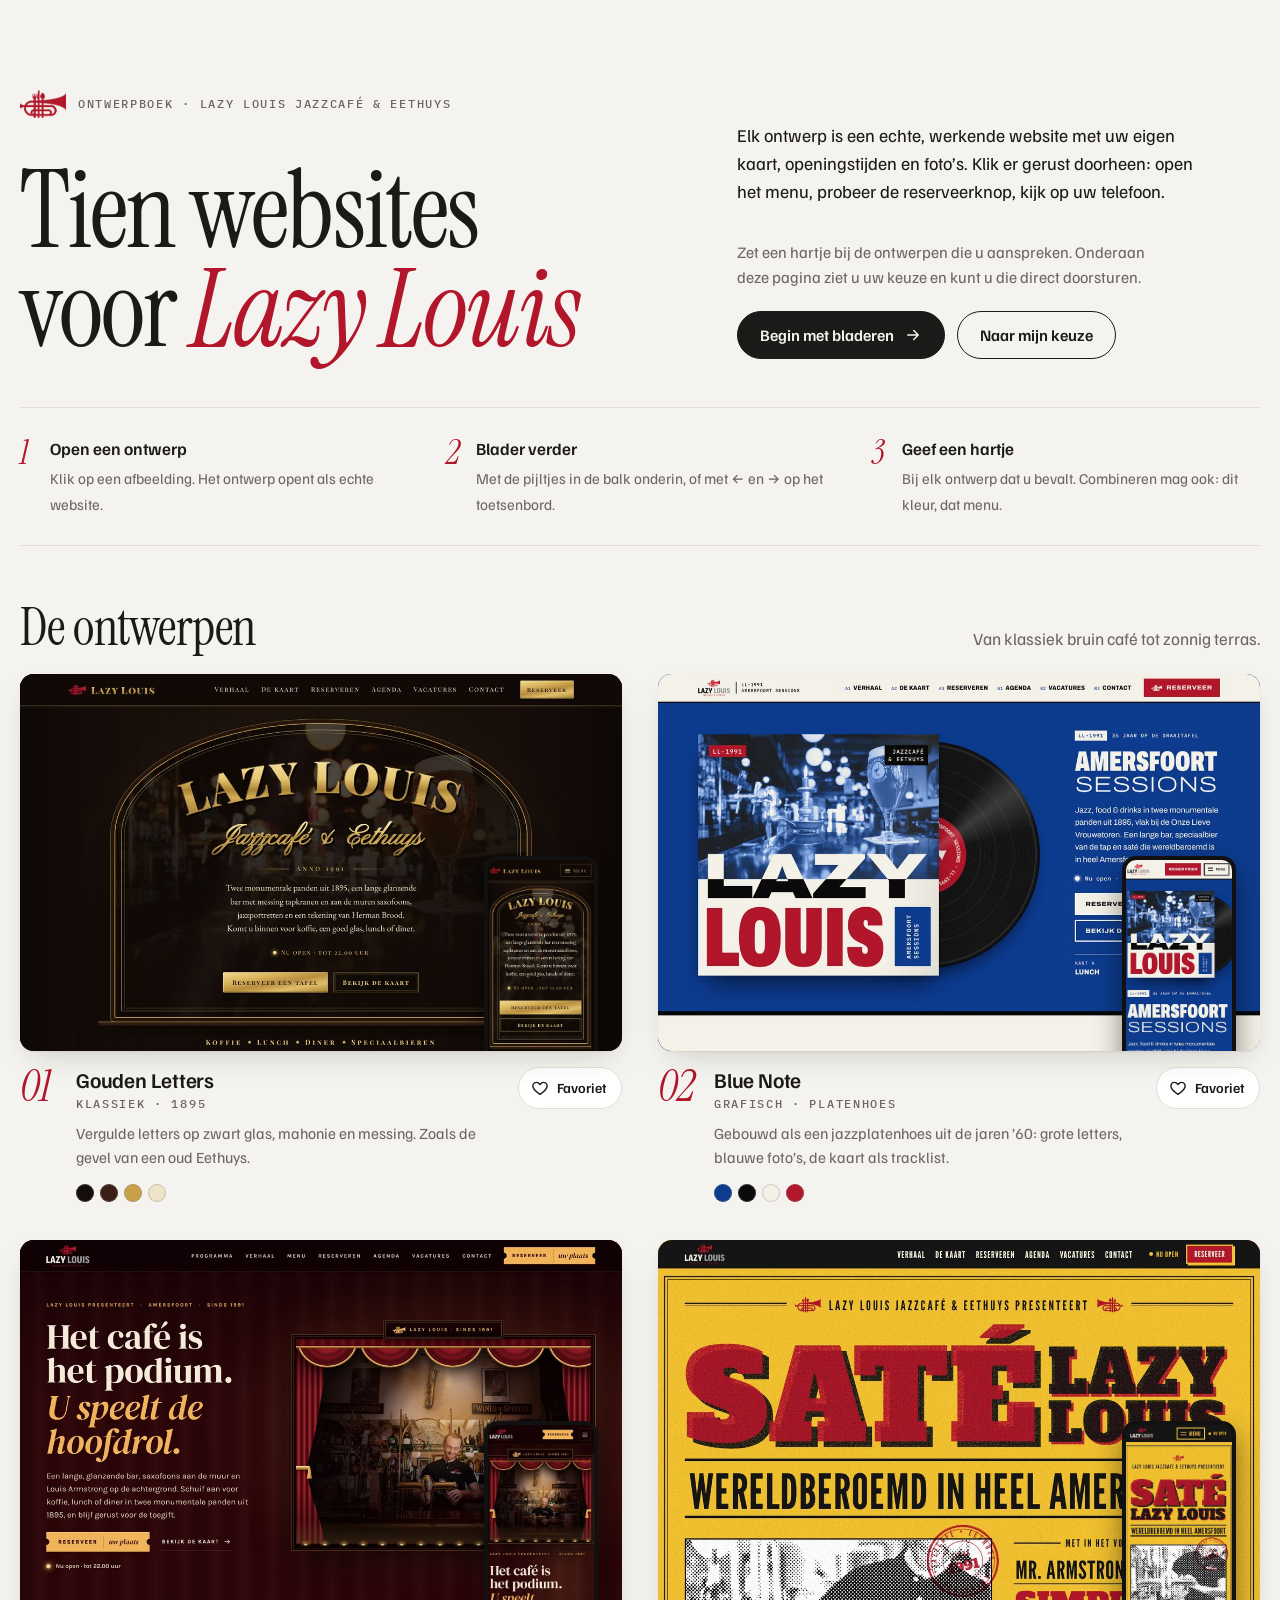
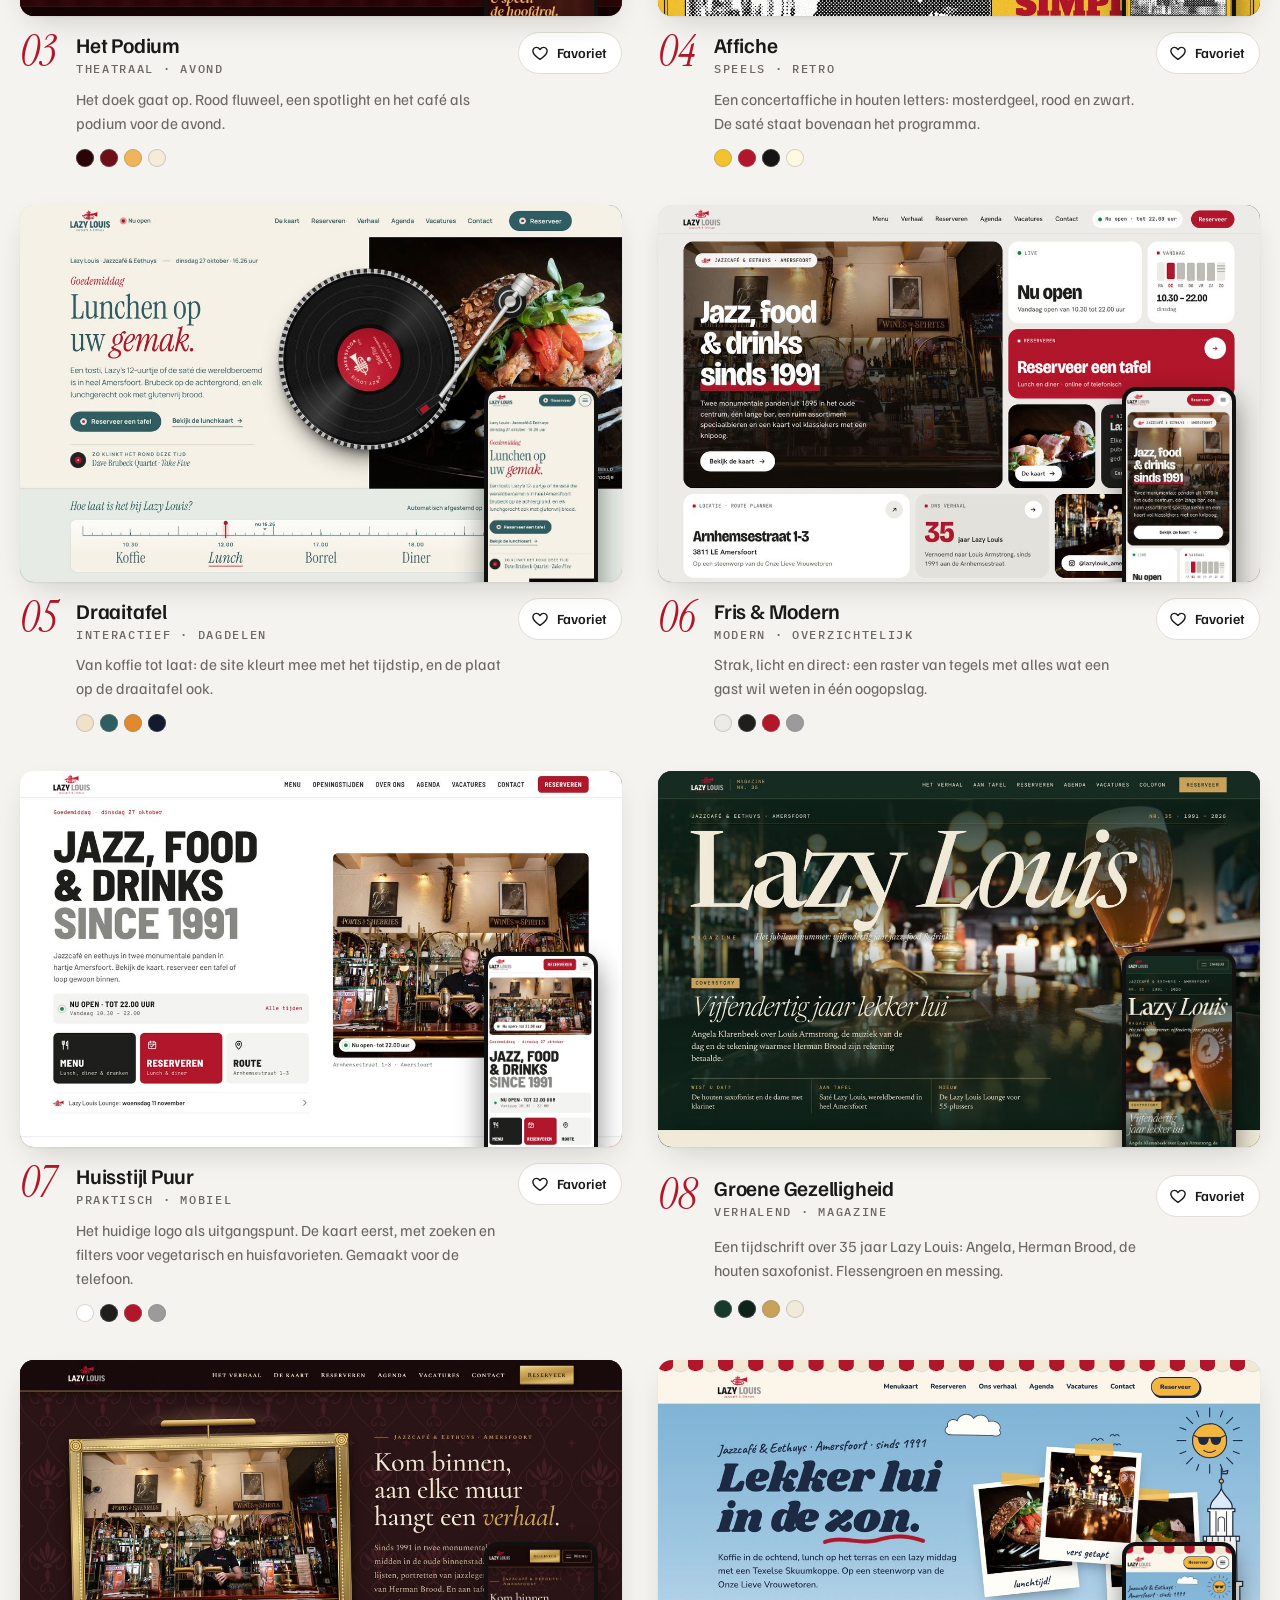
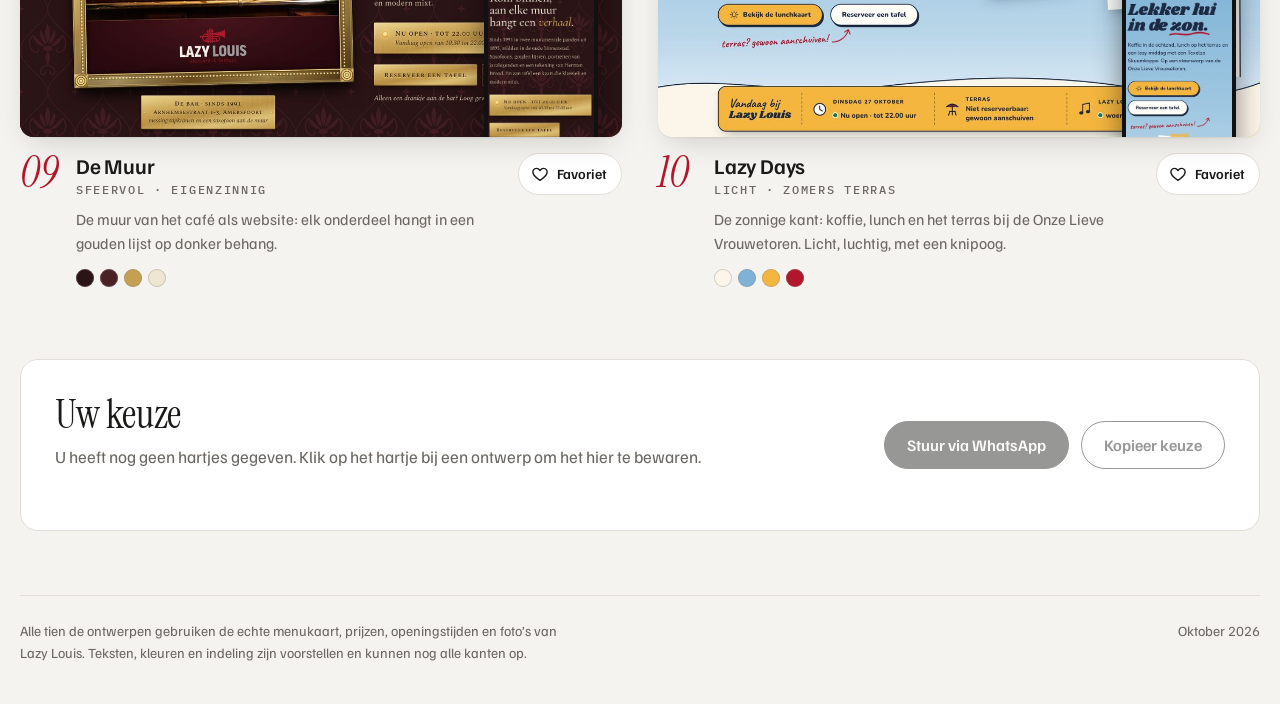
<file: index.html>
<!doctype html>
<html lang="nl">
<head>
<meta charset="utf-8">
<meta name="viewport" content="width=device-width, initial-scale=1, viewport-fit=cover">
<title>Lazy Louis Ontwerpboek</title>
<meta name="claude:viewport-fit-sides" content="cover">
<meta name="description" content="Tien klikbare website-ontwerpen voor Lazy Louis Jazzcafé & Eethuys in Amersfoort.">
<link rel="icon" href="assets/brand/trumpet.png">
<link rel="preconnect" href="https://fonts.googleapis.com">
<link rel="preconnect" href="https://fonts.gstatic.com" crossorigin>
<link rel="stylesheet" href="https://fonts.googleapis.com/css2?family=Instrument+Serif:ital@0;1&family=Familjen+Grotesk:wght@400;500;600;700&family=IBM+Plex+Mono:wght@400;500&display=swap">
<style>
/* Layout: a book's table of contents — title page, how-to, then ten chapters as large preview cards. */
:root {
  --bg: #f5f3ef;
  --surface: #ffffff;
  --fg: #1b1a19;
  --muted: #6b6762;
  --line: #e2ded7;
  --accent: #b2162a;
  --accent-ink: #ffffff;
  --accent-soft: #f7e4e6;
  --shadow: 0 1px 2px rgba(27, 26, 25, .06), 0 12px 32px -12px rgba(27, 26, 25, .22);
  --font-display: "Instrument Serif", "Iowan Old Style", "Palatino Linotype", Georgia, serif;
  --font-body: "Familjen Grotesk", ui-sans-serif, system-ui, -apple-system, "Segoe UI", Roboto, Arial, sans-serif;
  --font-mono: "IBM Plex Mono", ui-monospace, "SFMono-Regular", Menlo, Consolas, monospace;
}
@media (prefers-color-scheme: dark) {
  :root:not([data-theme="light"]) {
    --bg: #151413; --surface: #1f1d1b; --fg: #efebe5; --muted: #a39d95; --line: #34312d;
    --accent: #e2475b; --accent-ink: #1a0b0d; --accent-soft: #3a1b1f;
    --shadow: 0 1px 2px rgba(0, 0, 0, .4), 0 16px 40px -16px rgba(0, 0, 0, .7);
    color-scheme: dark;
  }
}
:root[data-theme="dark"] {
  --bg: #151413; --surface: #1f1d1b; --fg: #efebe5; --muted: #a39d95; --line: #34312d;
  --accent: #e2475b; --accent-ink: #1a0b0d; --accent-soft: #3a1b1f;
  --shadow: 0 1px 2px rgba(0, 0, 0, .4), 0 16px 40px -16px rgba(0, 0, 0, .7);
  color-scheme: dark;
}

* { box-sizing: border-box; }
html { -webkit-text-size-adjust: 100%; }
body {
  margin: 0;
  background: var(--bg);
  color: var(--fg);
  font: 400 17px/1.55 var(--font-body);
  padding-left: max(16px, env(safe-area-inset-left, 0px));
  padding-right: max(16px, env(safe-area-inset-right, 0px));
}
img { max-width: 100%; display: block; }
a { color: inherit; }
:focus-visible { outline: 2px solid var(--accent); outline-offset: 3px; border-radius: 4px; }

.wrap { max-width: 1240px; margin: 0 auto; }

/* ---------- Title page ---------- */
.title-page {
  display: grid;
  grid-template-columns: minmax(0, 1.25fr) minmax(0, 1fr);
  gap: clamp(28px, 5vw, 72px);
  align-items: end;
  padding-block: clamp(36px, 7vw, 96px) clamp(28px, 4vw, 48px);
  border-bottom: 1px solid var(--line);
}
.mark { display: flex; align-items: center; gap: 12px; margin-bottom: clamp(24px, 4vw, 44px); }
.mark-icon {
  width: 46px; height: 28px; flex: none;
  background: var(--accent);
  -webkit-mask: url(assets/brand/trumpet.png) center / contain no-repeat;
  mask: url(assets/brand/trumpet.png) center / contain no-repeat;
}
.eyebrow {
  font: 500 12px/1.3 var(--font-mono);
  letter-spacing: .14em;
  text-transform: uppercase;
  color: var(--muted);
}
h1 {
  font: 400 clamp(46px, 8.4vw, 112px)/.92 var(--font-display);
  letter-spacing: -0.02em;
  margin: 0;
  text-wrap: balance;
}
h1 em { font-style: italic; color: var(--accent); }
.lede { max-width: 46ch; margin: 0; color: var(--fg); font-size: 18px; }
.lede + .lede { margin-top: 12px; color: var(--muted); font-size: 16px; }
.title-aside { display: grid; gap: 22px; }
.actions { display: flex; flex-wrap: wrap; gap: 12px; }
.btn {
  display: inline-flex; align-items: center; gap: 10px;
  min-height: 48px; padding: 0 22px;
  border-radius: 999px;
  font: 600 16px/1 var(--font-body);
  text-decoration: none;
  border: 1px solid var(--fg);
  background: transparent; color: var(--fg);
  cursor: pointer;
  transition: transform .15s ease, background-color .15s ease, color .15s ease;
}
.btn:hover { transform: translateY(-1px); }
.btn-primary { background: var(--fg); color: var(--bg); }
.btn svg { width: 18px; height: 18px; }

/* ---------- How it works ---------- */
.how {
  display: grid;
  grid-template-columns: repeat(3, minmax(0, 1fr));
  gap: clamp(16px, 3vw, 40px);
  padding-block: 28px;
  border-bottom: 1px solid var(--line);
  list-style: none;
  margin: 0;
  padding-left: 0; padding-right: 0;
  counter-reset: step;
}
.how li { display: grid; grid-template-columns: auto 1fr; gap: 14px; align-items: start; counter-increment: step; }
.how li::before {
  content: counter(step);
  font: italic 400 34px/1 var(--font-display);
  color: var(--accent);
  min-width: 1ch;
}
.how strong { display: block; font-weight: 600; margin-bottom: 2px; }
.how span { color: var(--muted); font-size: 15px; }

/* ---------- Chapters ---------- */
.chapters-head {
  display: flex; flex-wrap: wrap; justify-content: space-between; align-items: baseline; gap: 8px 24px;
  padding-block: clamp(32px, 5vw, 56px) 20px;
}
h2 { font: 400 clamp(32px, 4.4vw, 52px)/1 var(--font-display); margin: 0; letter-spacing: -0.01em; }
.chapters-head p { margin: 0; color: var(--muted); }
.grid {
  display: grid;
  grid-template-columns: repeat(2, minmax(0, 1fr));
  gap: clamp(20px, 3vw, 40px) clamp(20px, 3vw, 36px);
  padding-bottom: clamp(40px, 6vw, 72px);
}
.card { position: relative; display: grid; gap: 16px; min-width: 0; }
.shot {
  position: relative;
  display: block;
  aspect-ratio: 16 / 10;
  max-width: 100%;
  border-radius: 14px;
  overflow: hidden;
  background: var(--sw-0, #333);
  box-shadow: var(--shadow);
  isolation: isolate;
}
.shot-desk { position: absolute; inset: 0; width: 100%; height: 100%; object-fit: cover; object-position: top center; transition: transform .5s cubic-bezier(.2, .7, .2, 1); }
.shot-phone {
  position: absolute; right: 4%; bottom: -14%;
  width: 19%; aspect-ratio: 390 / 844;
  border-radius: 14px;
  border: 4px solid #111;
  background: #111;
  overflow: hidden;
  box-shadow: 0 12px 28px rgba(0, 0, 0, .45);
  transition: transform .5s cubic-bezier(.2, .7, .2, 1);
}
.shot-phone img { width: 100%; height: 100%; object-fit: cover; object-position: top center; }
.shot-fallback {
  position: absolute; inset: 0; display: grid; place-items: center;
  font: 400 clamp(28px, 4vw, 44px)/1 var(--font-display); color: #fff;
  background: linear-gradient(135deg, var(--sw-0), var(--sw-1) 55%, var(--sw-2));
}
.shot:hover .shot-desk, .shot:focus-visible .shot-desk { transform: scale(1.03); }
.shot:hover .shot-phone, .shot:focus-visible .shot-phone { transform: translateY(-10%); }
.shot-open {
  position: absolute; left: 14px; top: 14px; z-index: 2;
  font: 600 13px/1 var(--font-body);
  padding: 9px 13px; border-radius: 999px;
  background: rgba(15, 15, 15, .78); color: #fff;
  -webkit-backdrop-filter: blur(6px); backdrop-filter: blur(6px);
  opacity: 0; transform: translateY(-4px);
  transition: opacity .2s ease, transform .2s ease;
}
.shot:hover .shot-open, .shot:focus-visible .shot-open { opacity: 1; transform: none; }
@media (hover: none) { .shot-open { opacity: 1; transform: none; } }

.meta { display: grid; grid-template-columns: auto minmax(0, 1fr) auto; gap: 4px 16px; align-items: start; }
.num { font: italic 400 44px/.9 var(--font-display); color: var(--accent); font-variant-numeric: tabular-nums; min-width: 2ch; }
.meta h3 { margin: 0; font: 600 21px/1.2 var(--font-body); letter-spacing: -0.01em; }
.meta h3 a { text-decoration: none; }
.meta h3 a:hover { text-decoration: underline; text-underline-offset: 3px; }
.mood { display: block; margin-top: 4px; }
.desc { grid-column: 2 / 3; margin: 6px 0 0; color: var(--muted); font-size: 15.5px; max-width: 52ch; }
.swatches { grid-column: 2 / 3; display: flex; gap: 6px; margin-top: 10px; }
.swatches i { width: 18px; height: 18px; border-radius: 50%; box-shadow: inset 0 0 0 1px rgba(127, 127, 127, .35); }
.fav {
  grid-column: 3; grid-row: 1 / span 2;
  display: inline-flex; align-items: center; gap: 8px;
  min-height: 42px; padding: 0 14px 0 12px;
  border-radius: 999px;
  border: 1px solid var(--line);
  background: var(--surface);
  color: var(--fg);
  font: 600 14px/1 var(--font-body);
  cursor: pointer;
  transition: border-color .15s ease, background-color .15s ease, color .15s ease;
}
.fav svg { width: 18px; height: 18px; }
.fav svg path { fill: transparent; stroke: currentColor; stroke-width: 1.9; stroke-linejoin: round; transition: fill .15s ease; }
.fav:hover { border-color: var(--accent); }
.fav[aria-pressed="true"] { background: var(--accent-soft); border-color: var(--accent); color: var(--accent); }
.fav[aria-pressed="true"] svg path { fill: currentColor; }
.fav.pop svg { animation: pop .35s ease; }
@keyframes pop { 45% { transform: scale(1.35); } }

/* ---------- Your choice ---------- */
.choice {
  display: grid;
  grid-template-columns: minmax(0, 1fr) auto;
  gap: 20px 32px;
  align-items: center;
  padding: clamp(22px, 3vw, 34px);
  margin-bottom: clamp(36px, 5vw, 64px);
  border-radius: 18px;
  background: var(--surface);
  border: 1px solid var(--line);
}
.choice h2 { font-size: clamp(28px, 3.4vw, 40px); }
.choice-list { margin: 10px 0 0; color: var(--muted); }
.choice-list b { color: var(--fg); font-weight: 600; }
.choice .actions { justify-content: flex-end; }
.btn[aria-disabled="true"] { opacity: .45; pointer-events: none; }
.copy-status { min-height: 1.4em; margin: 6px 0 0; font-size: 14px; color: var(--muted); }

footer {
  border-top: 1px solid var(--line);
  padding-block: 24px 40px;
  color: var(--muted);
  font-size: 14px;
  display: flex; flex-wrap: wrap; justify-content: space-between; gap: 8px 24px;
}
footer p { margin: 0; max-width: 70ch; }

@media (max-width: 860px) {
  .title-page { grid-template-columns: 1fr; align-items: start; }
  .grid { grid-template-columns: 1fr; }
  .how { grid-template-columns: 1fr; }
}
@media (max-width: 560px) {
  body { font-size: 16px; }
  .meta { grid-template-columns: auto minmax(0, 1fr); }
  .fav { grid-column: 1 / -1; grid-row: auto; justify-self: start; }
  .desc, .swatches { grid-column: 1 / -1; }
  .choice { grid-template-columns: 1fr; }
  .choice .actions { justify-content: flex-start; }
  .shot-phone { width: 22%; border-width: 3px; border-radius: 10px; }
}
@media (prefers-reduced-motion: reduce) {
  *, *::before, *::after { transition: none !important; animation: none !important; }
}
</style>
</head>
<body>
<div class="wrap">

  <header class="title-page">
    <div>
      <div class="mark">
        <span class="mark-icon" aria-hidden="true"></span>
        <span class="eyebrow">Ontwerpboek · Lazy Louis Jazzcafé &amp; Eethuys</span>
      </div>
      <h1>Tien websites voor <em>Lazy&nbsp;Louis</em></h1>
    </div>
    <div class="title-aside">
      <p class="lede">Elk ontwerp is een echte, werkende website met uw eigen kaart, openingstijden en foto’s. Klik er gerust doorheen: open het menu, probeer de reserveerknop, kijk op uw telefoon.</p>
      <p class="lede">Zet een hartje bij de ontwerpen die u aanspreken. Onderaan deze pagina ziet u uw keuze en kunt u die direct doorsturen.</p>
      <div class="actions">
        <a class="btn btn-primary" href="01-gouden-letters.html">
          Begin met bladeren
          <svg viewBox="0 0 24 24" aria-hidden="true"><path d="M5 12h14M13 6l6 6-6 6" fill="none" stroke="currentColor" stroke-width="2" stroke-linecap="round" stroke-linejoin="round"/></svg>
        </a>
        <a class="btn" href="#keuze">Naar mijn keuze</a>
      </div>
    </div>
  </header>

  <ol class="how" aria-label="Zo werkt het">
    <li><div><strong>Open een ontwerp</strong><span>Klik op een afbeelding. Het ontwerp opent als echte website.</span></div></li>
    <li><div><strong>Blader verder</strong><span>Met de pijltjes in de balk onderin, of met ← en → op het toetsenbord.</span></div></li>
    <li><div><strong>Geef een hartje</strong><span>Bij elk ontwerp dat u bevalt. Combineren mag ook: dit kleur, dat menu.</span></div></li>
  </ol>

  <section aria-labelledby="ontwerpen-titel">
    <div class="chapters-head">
      <h2 id="ontwerpen-titel">De ontwerpen</h2>
      <p>Van klassiek bruin café tot zonnig terras.</p>
    </div>
    <div class="grid" id="grid"></div>
  </section>

  <section class="choice" id="keuze" aria-labelledby="keuze-titel">
    <div>
      <h2 id="keuze-titel">Uw keuze</h2>
      <p class="choice-list" id="choiceList">U heeft nog geen hartjes gegeven. Klik op het hartje bij een ontwerp om het hier te bewaren.</p>
      <p class="copy-status" id="copyStatus" role="status" aria-live="polite"></p>
    </div>
    <div class="actions">
      <a class="btn btn-primary" id="shareWa" href="#keuze" target="_blank" rel="noopener" aria-disabled="true">Stuur via WhatsApp</a>
      <button class="btn" type="button" id="copyBtn" aria-disabled="true">Kopieer keuze</button>
    </div>
  </section>

  <footer>
    <p>Alle tien de ontwerpen gebruiken de echte menukaart, prijzen, openingstijden en foto’s van Lazy Louis. Teksten, kleuren en indeling zijn voorstellen en kunnen nog alle kanten op.</p>
    <p>Oktober 2026</p>
  </footer>
</div>

<script src="book/book.js"></script>
<script>
(function () {
  "use strict";
  var BOOK = window.LL_BOOK;
  var grid = document.getElementById("grid");
  if (!BOOK || !grid) return;

  function pad(n) { return (n < 10 ? "0" : "") + n; }
  function esc(s) { return String(s).replace(/[&<>"]/g, function (c) { return { "&": "&amp;", "<": "&lt;", ">": "&gt;", '"': "&quot;" }[c]; }); }
  var HEART = '<svg viewBox="0 0 24 24" aria-hidden="true"><path d="M12 20.5s-7.5-4.6-9.2-9.4C1.6 7.6 3.9 4.5 7.2 4.5c2 0 3.6 1.1 4.8 2.8 1.2-1.7 2.8-2.8 4.8-2.8 3.3 0 5.6 3.1 4.4 6.6-1.7 4.8-9.2 9.4-9.2 9.4z"/></svg>';

  grid.innerHTML = BOOK.designs.map(function (d) {
    var sw = d.palette.map(function (c, i) { return "--sw-" + i + ":" + c; }).join(";");
    return '<article class="card" style="' + sw + '">' +
      '<a class="shot" href="' + d.file + '" aria-label="Open ontwerp ' + pad(d.n) + ': ' + esc(d.name) + '">' +
        '<span class="shot-fallback" aria-hidden="true">' + esc(d.name) + '</span>' +
        '<img class="shot-desk" src="book/thumbs/' + pad(d.n) + '.jpg" alt="" loading="lazy" onerror="this.remove()">' +
        '<span class="shot-phone" aria-hidden="true"><img src="book/thumbs/' + pad(d.n) + '-m.jpg" alt="" loading="lazy" onerror="this.parentNode.remove()"></span>' +
        '<span class="shot-open" aria-hidden="true">Open ontwerp →</span>' +
      '</a>' +
      '<div class="meta">' +
        '<span class="num" aria-hidden="true">' + pad(d.n) + '</span>' +
        '<div><h3><a href="' + d.file + '">' + esc(d.name) + '</a></h3><span class="mood eyebrow">' + esc(d.mood) + '</span></div>' +
        '<button type="button" class="fav" data-n="' + d.n + '" aria-pressed="false">' + HEART + '<span>Favoriet</span></button>' +
        '<p class="desc">' + esc(d.desc) + '</p>' +
        '<div class="swatches" aria-hidden="true">' + d.palette.map(function (c) { return '<i style="background:' + c + '"></i>'; }).join("") + '</div>' +
      '</div>' +
    '</article>';
  }).join("");

  var list = document.getElementById("choiceList");
  var wa = document.getElementById("shareWa");
  var copyBtn = document.getElementById("copyBtn");
  var status = document.getElementById("copyStatus");

  function choiceText() {
    var favs = BOOK.favs();
    var names = BOOK.designs.filter(function (d) { return favs.indexOf(d.n) !== -1; }).map(function (d) { return pad(d.n) + " " + d.name; });
    return names.length ? "Mijn favoriete ontwerpen voor de Lazy Louis website: " + names.join(", ") + "." : "";
  }

  function paint() {
    var favs = BOOK.favs();
    grid.querySelectorAll(".fav").forEach(function (b) {
      var on = favs.indexOf(+b.getAttribute("data-n")) !== -1;
      b.setAttribute("aria-pressed", on ? "true" : "false");
      b.querySelector("span").textContent = on ? "Gekozen" : "Favoriet";
    });
    var chosen = BOOK.designs.filter(function (d) { return favs.indexOf(d.n) !== -1; });
    if (chosen.length) {
      list.innerHTML = "U heeft " + chosen.length + (chosen.length === 1 ? " favoriet" : " favorieten") + ": " +
        chosen.map(function (d) { return "<b>" + pad(d.n) + " " + esc(d.name) + "</b>"; }).join(", ") + ".";
      wa.href = "https://wa.me/?text=" + encodeURIComponent(choiceText());
      wa.removeAttribute("aria-disabled");
      copyBtn.removeAttribute("aria-disabled");
    } else {
      list.textContent = "U heeft nog geen hartjes gegeven. Klik op het hartje bij een ontwerp om het hier te bewaren.";
      wa.href = "#keuze";
      wa.setAttribute("aria-disabled", "true");
      copyBtn.setAttribute("aria-disabled", "true");
    }
  }

  grid.addEventListener("click", function (e) {
    var b = e.target.closest(".fav");
    if (!b) return;
    BOOK.toggleFav(+b.getAttribute("data-n"));
    b.classList.remove("pop"); void b.offsetWidth; b.classList.add("pop");
    paint();
  });

  copyBtn.addEventListener("click", function () {
    var text = choiceText();
    if (!text) return;
    function fallback() {
      var r = document.createRange(); r.selectNodeContents(list);
      var s = window.getSelection(); s.removeAllRanges(); s.addRange(r);
      status.textContent = "De tekst is geselecteerd. Kopieer hem met Ctrl+C of Cmd+C.";
    }
    try {
      navigator.clipboard.writeText(text).then(function () { status.textContent = "Gekopieerd. Plak het in een mail of bericht."; }, fallback);
    } catch (err) { fallback(); }
  });

  document.addEventListener("llbook:favs", paint);
  paint();
})();
</script>
</body>
</html>
</file>
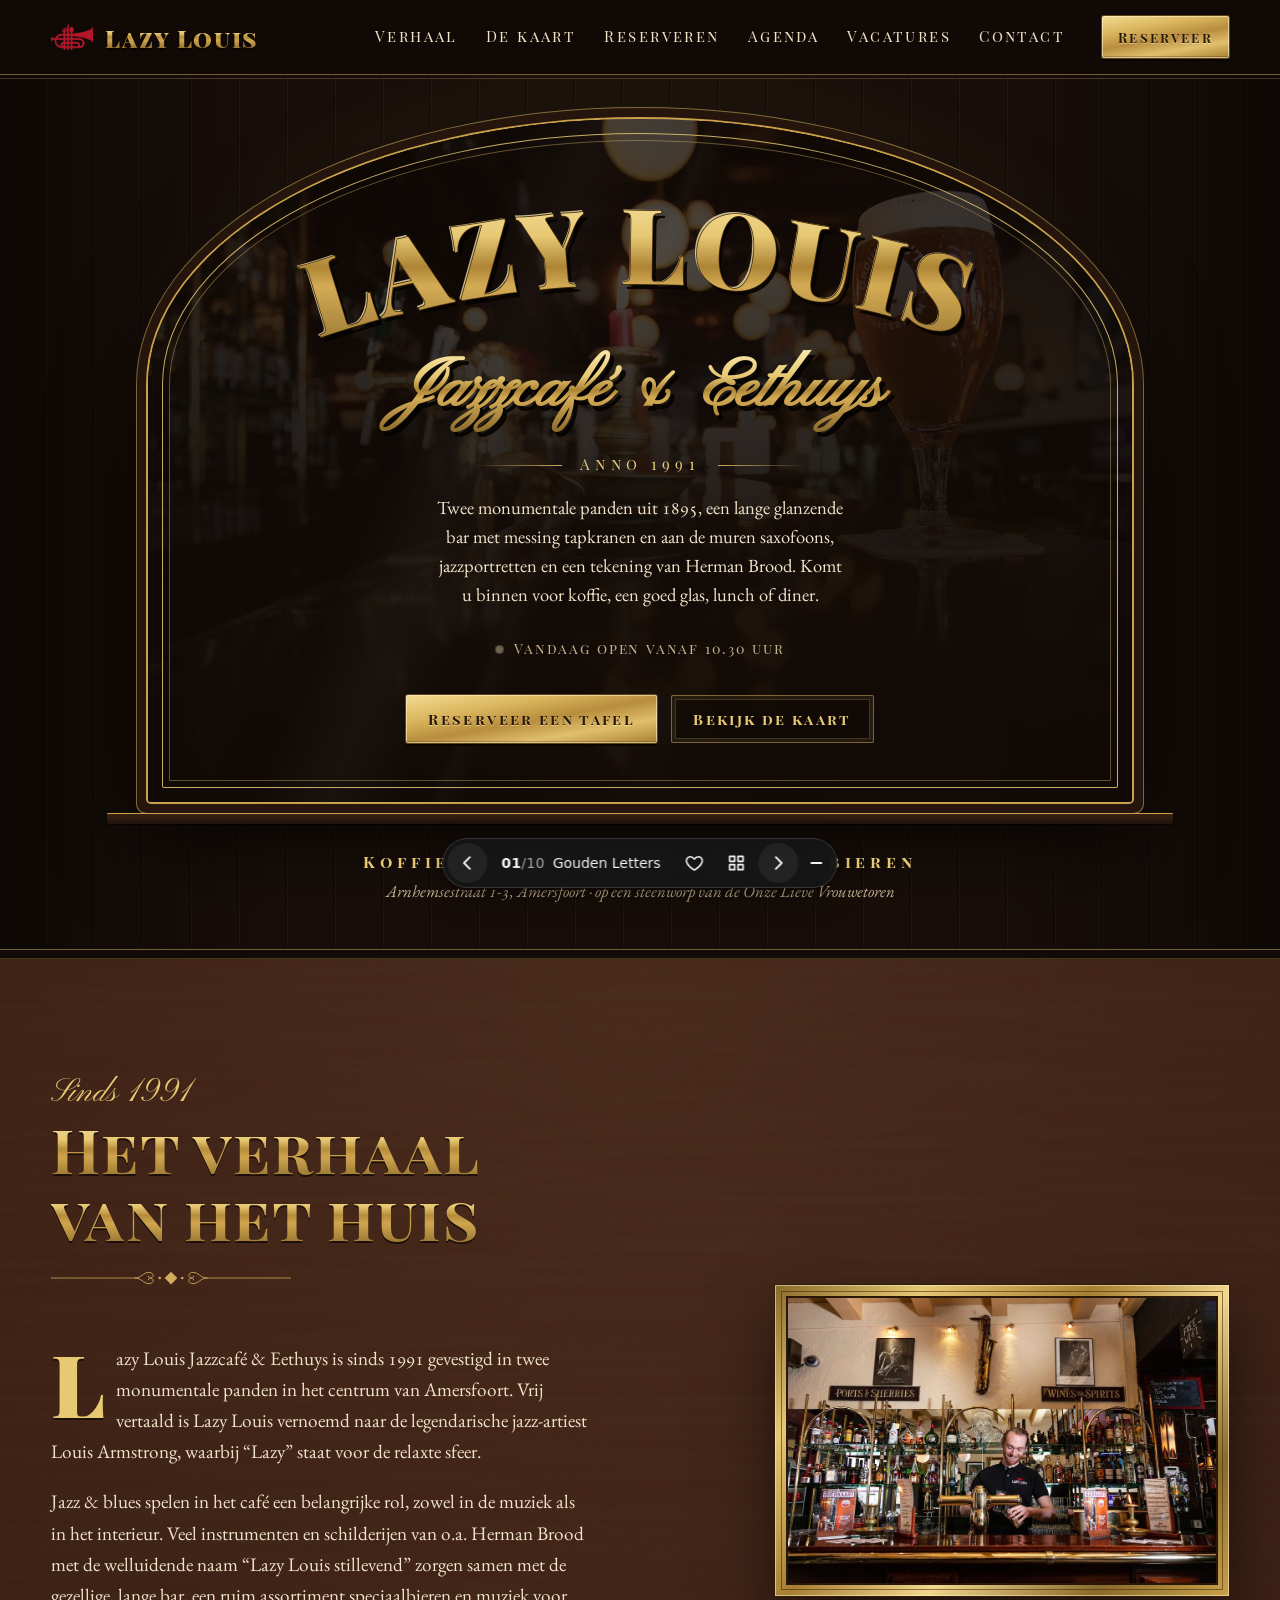
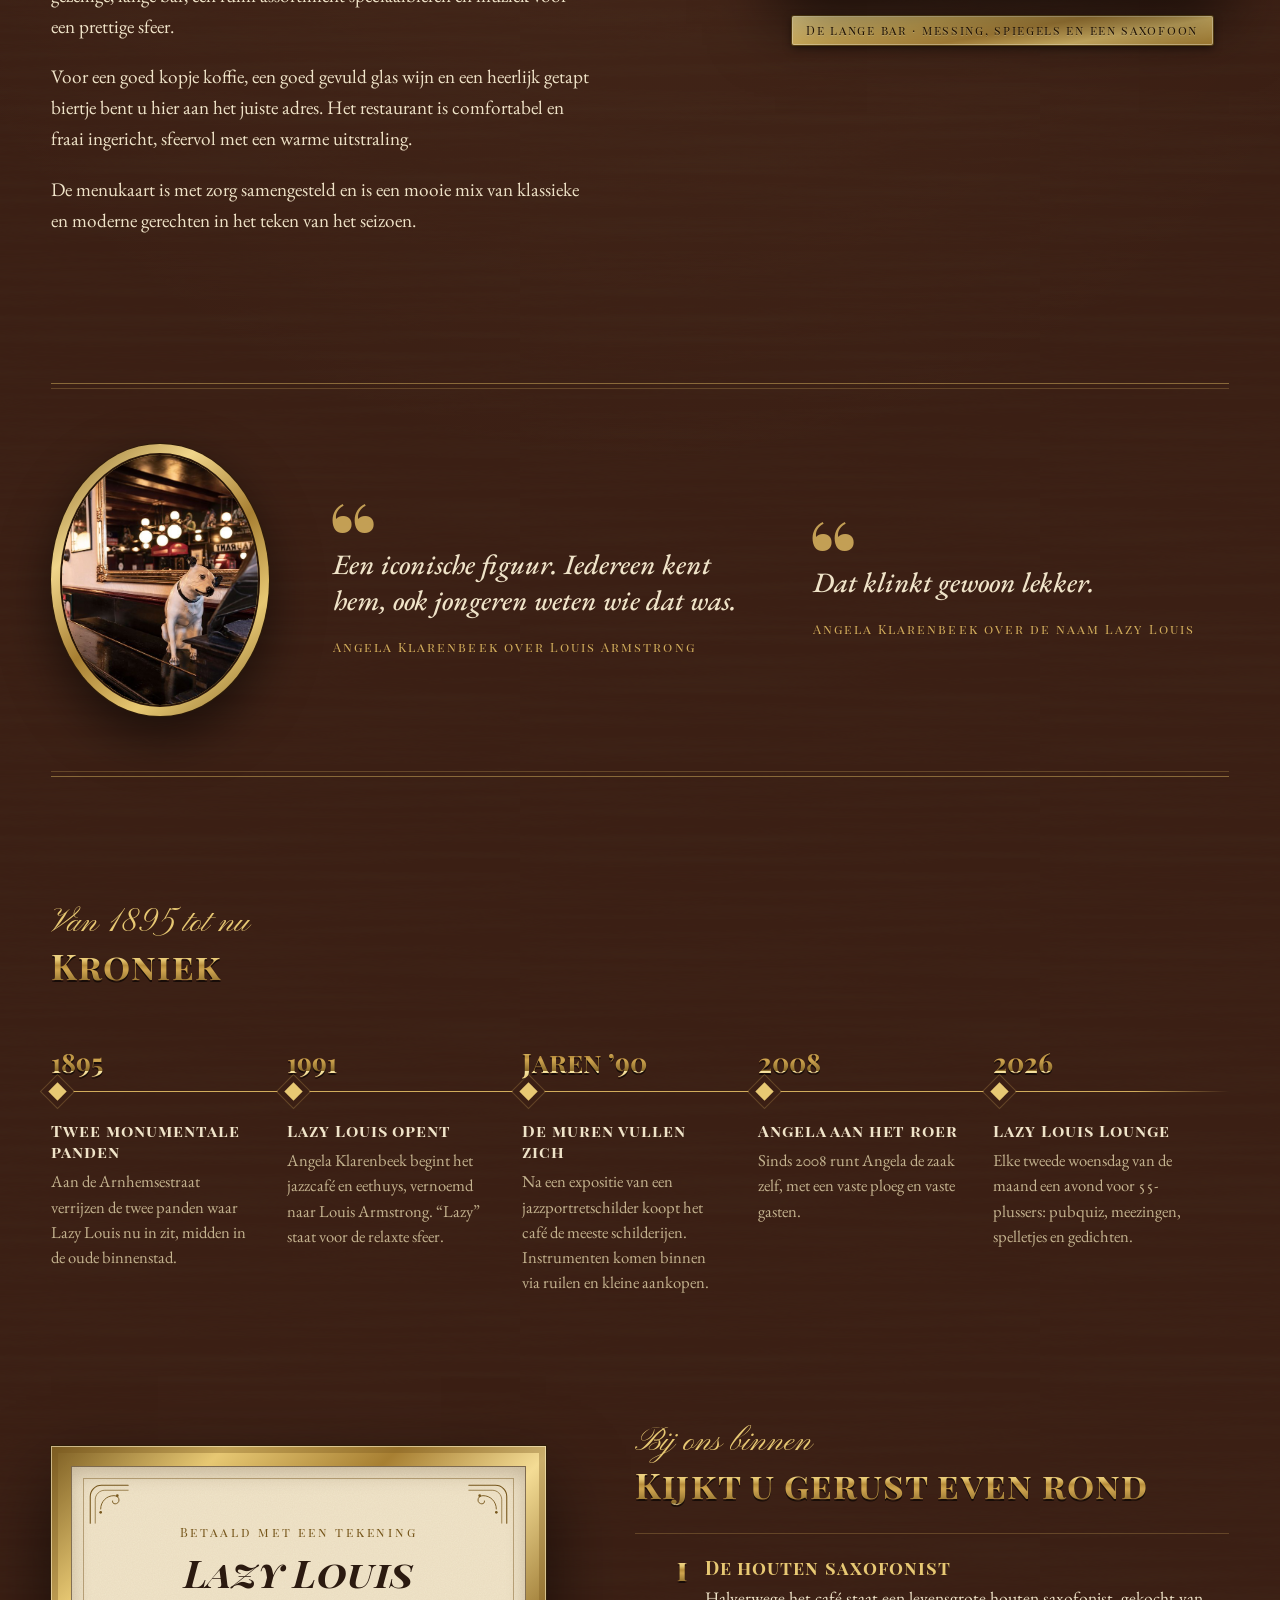
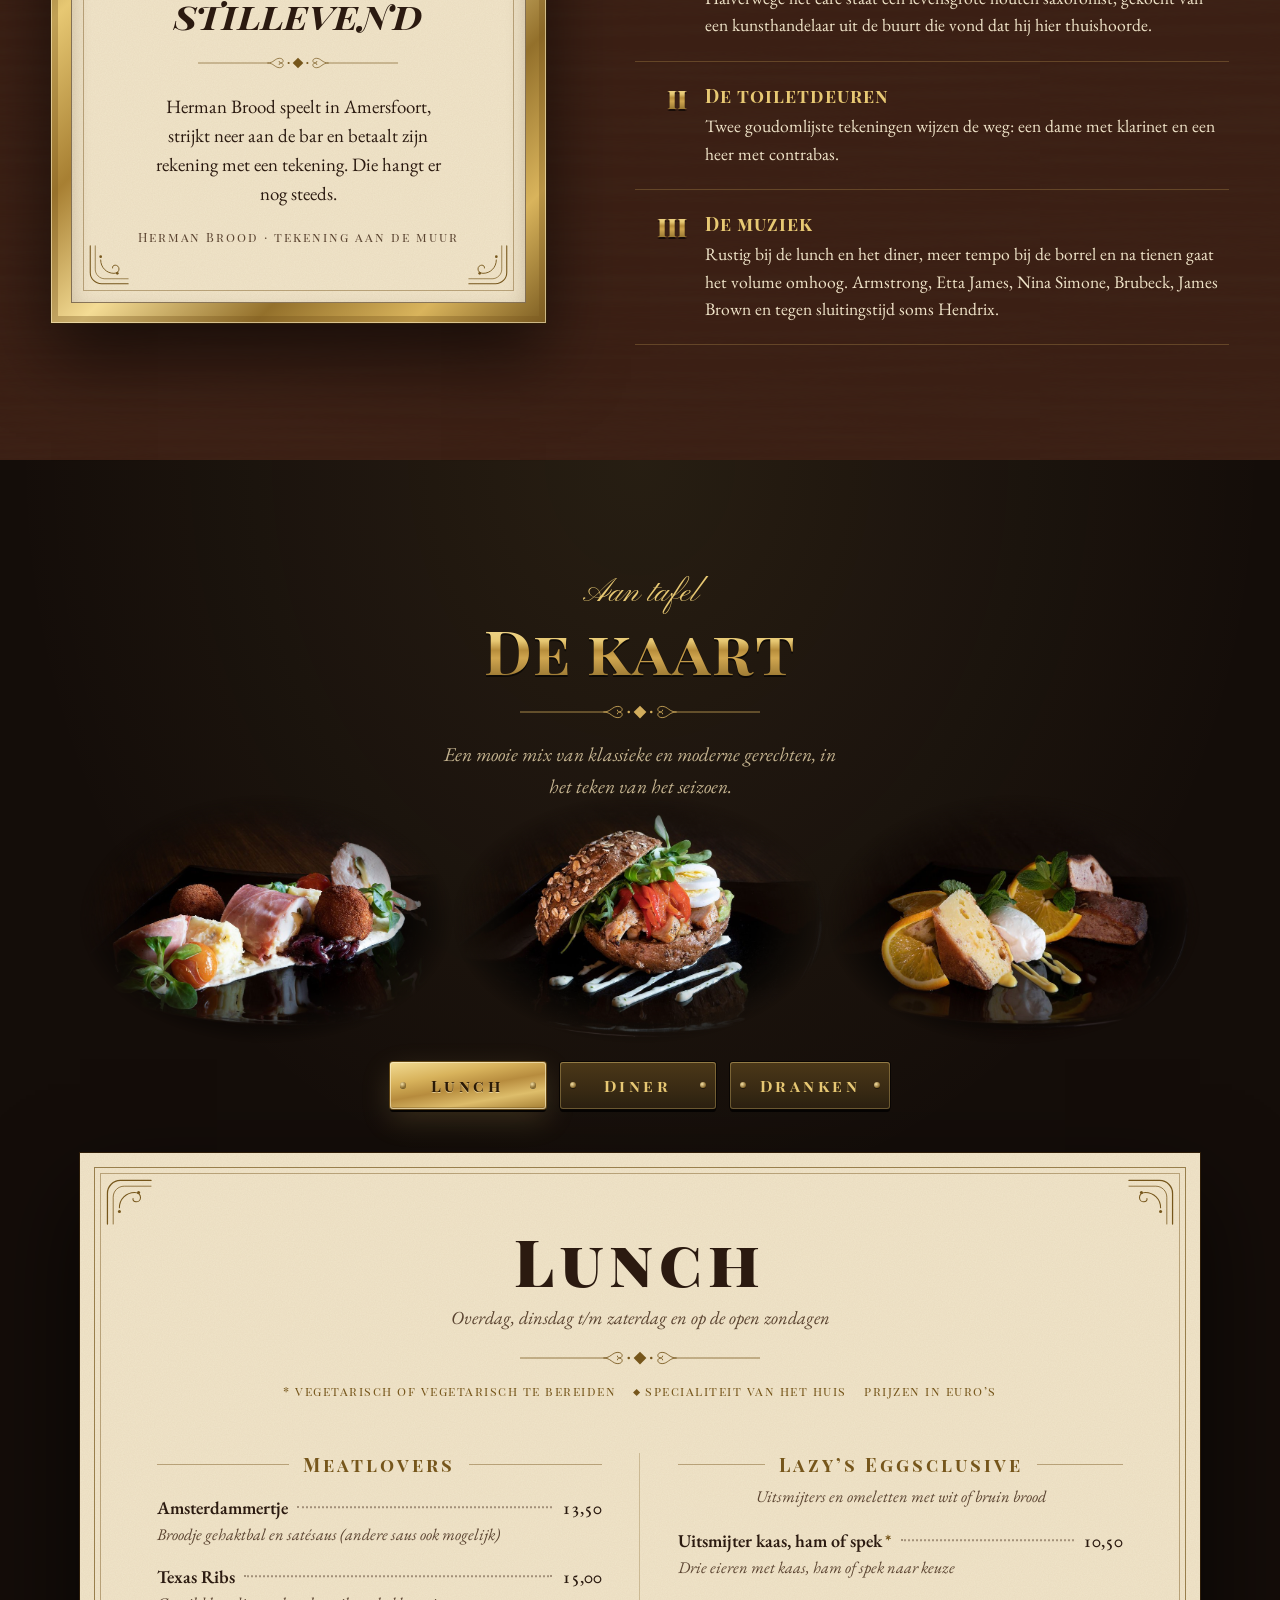
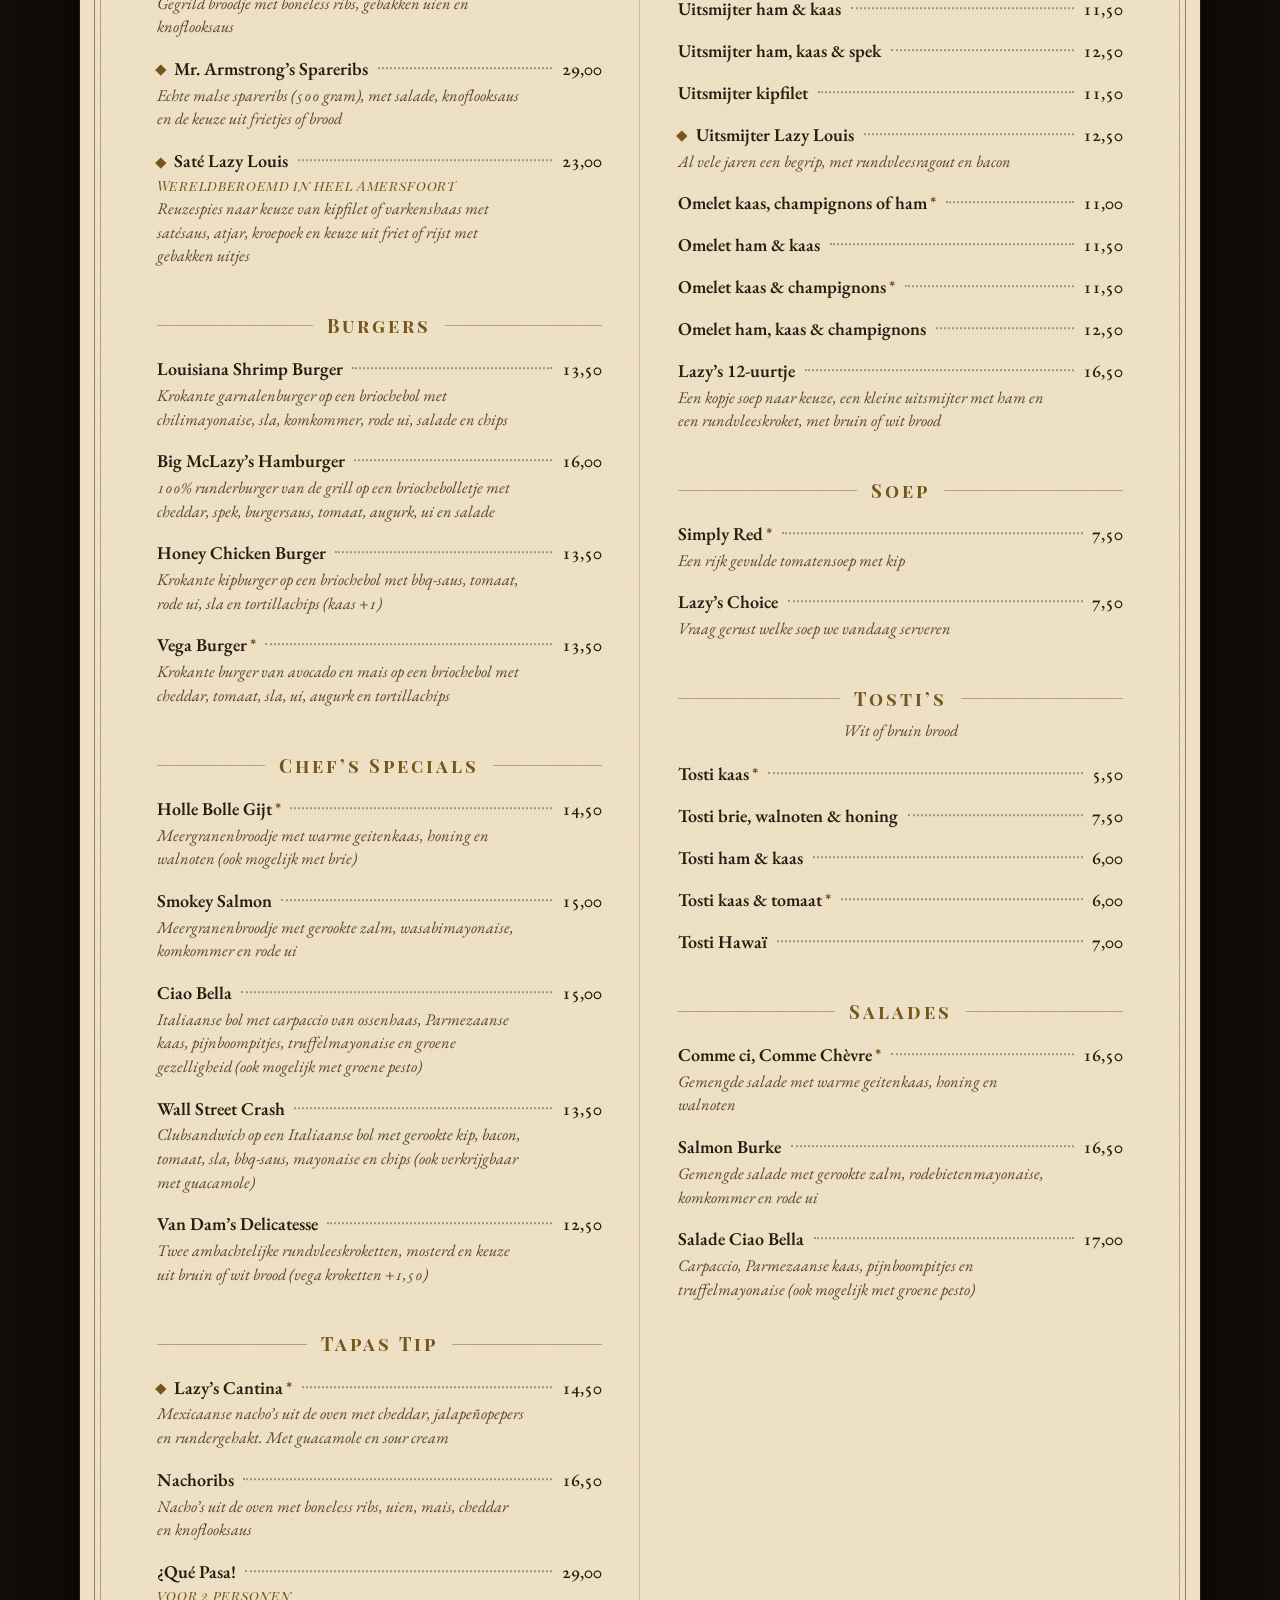
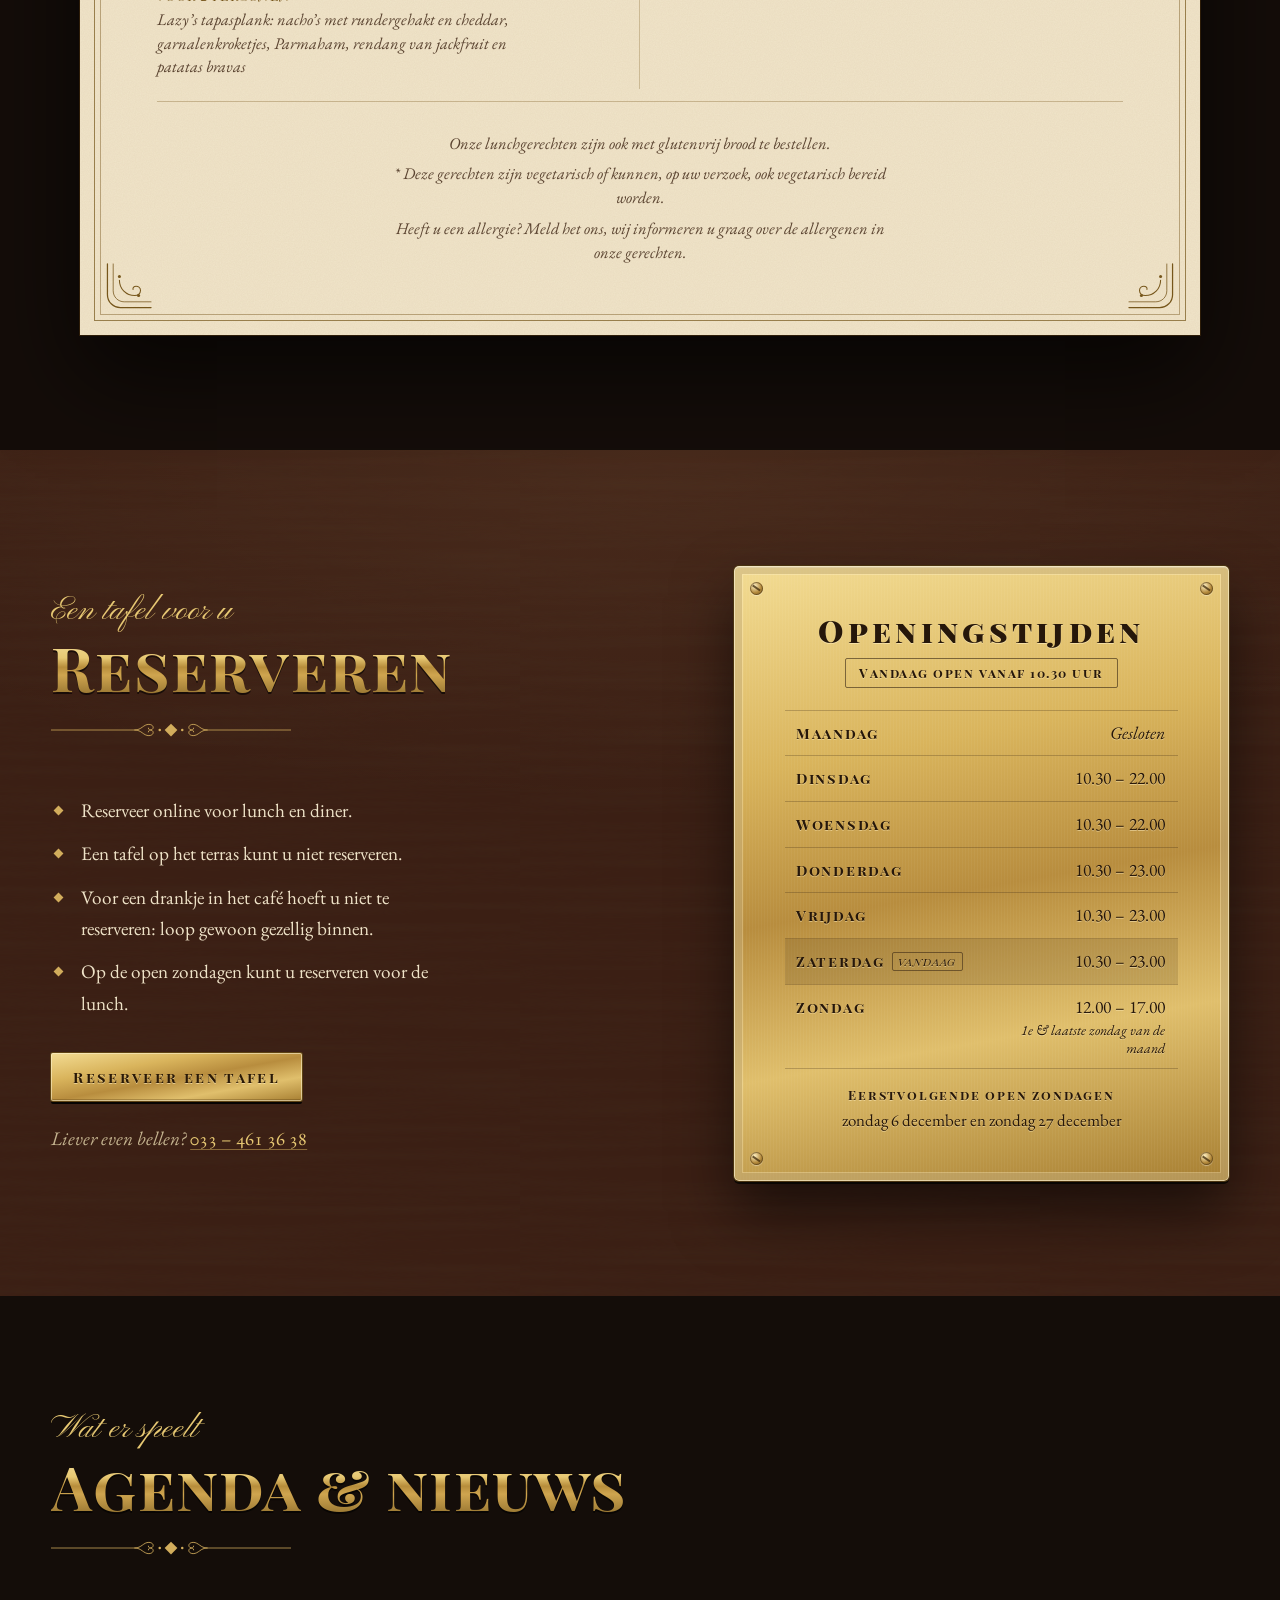
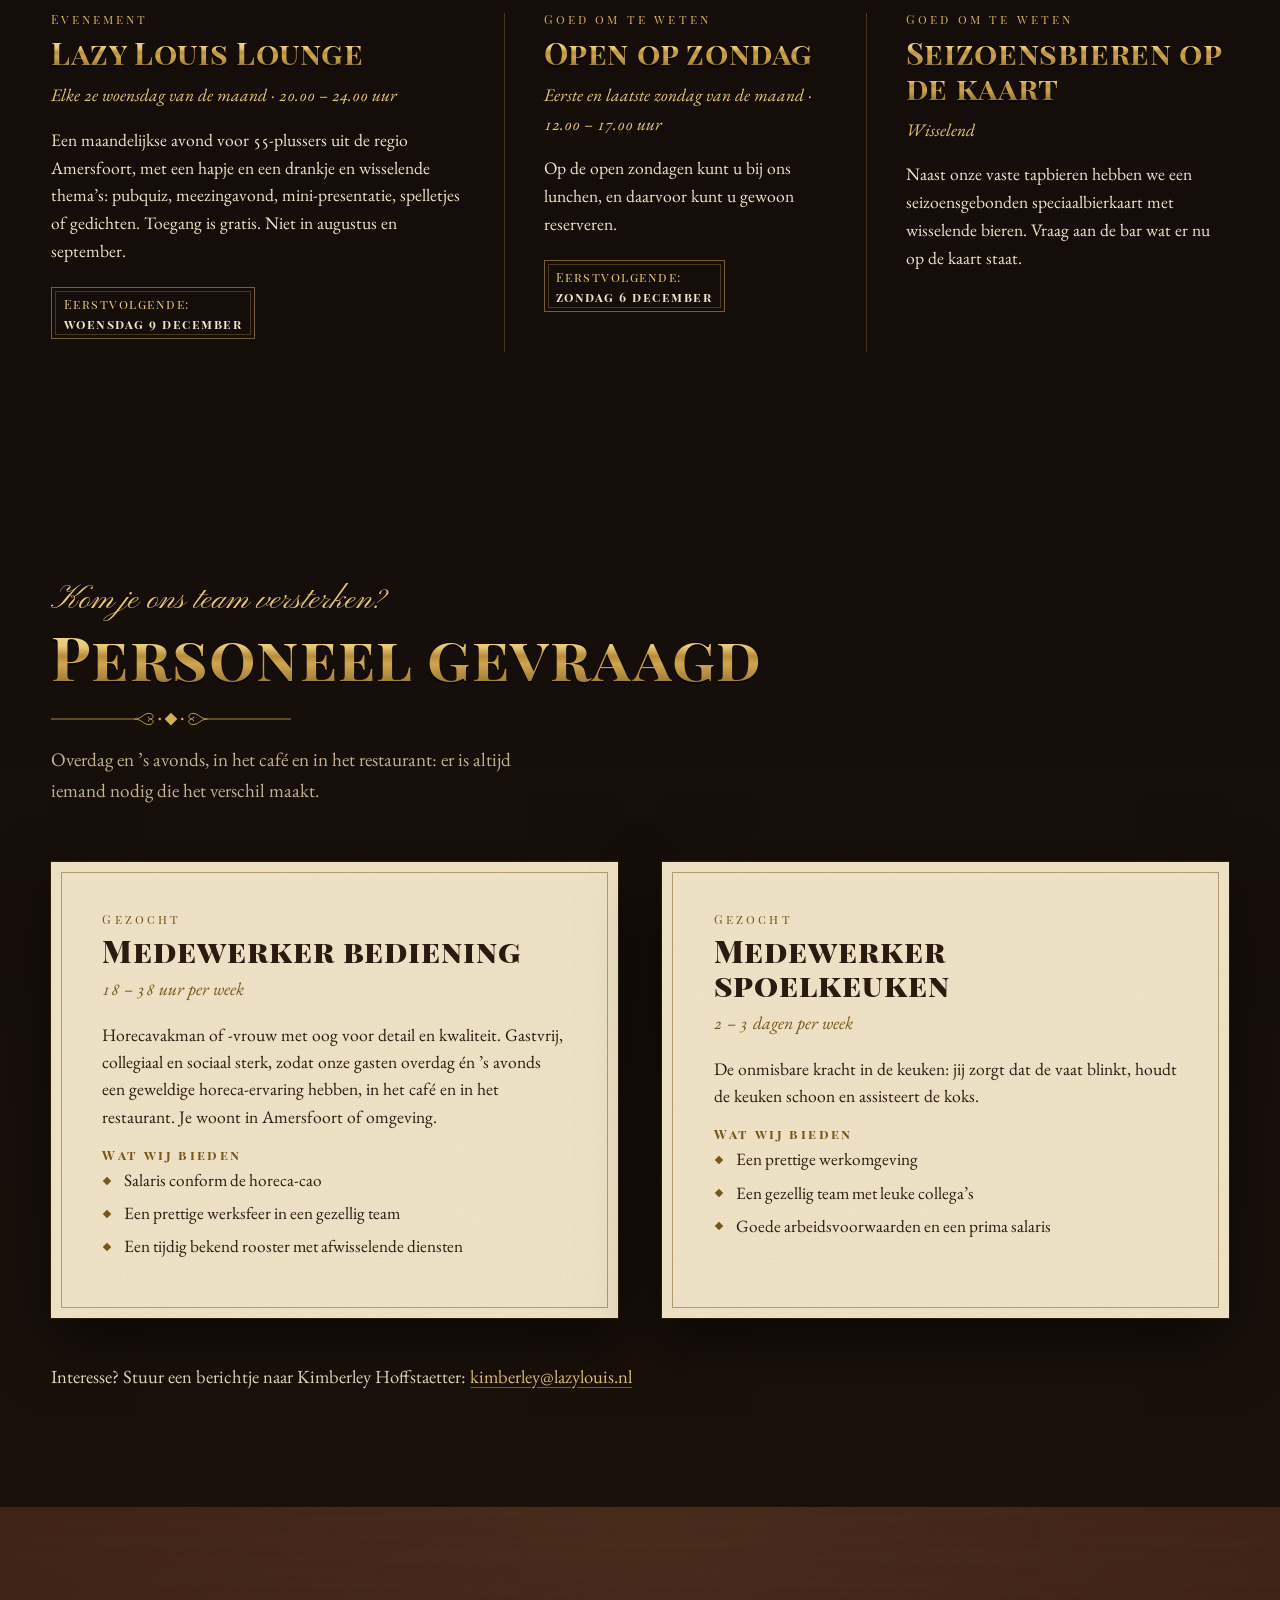
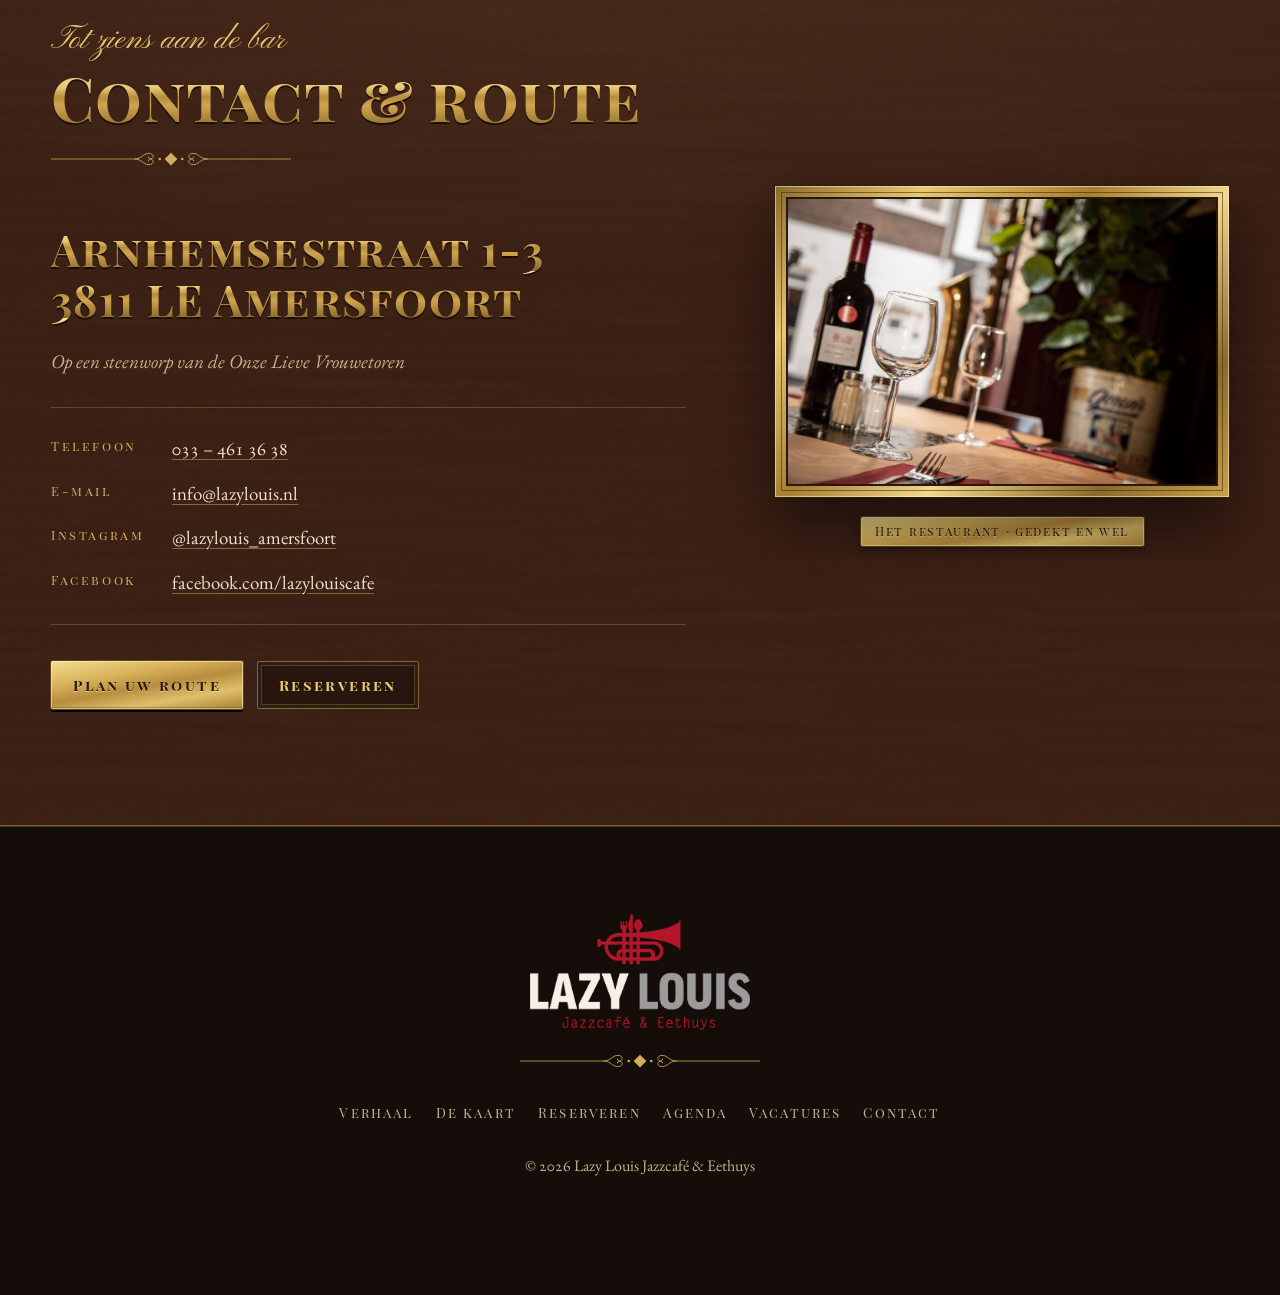
<file: 01-gouden-letters.html>
<!doctype html>
<html lang="nl">
<head>
<meta charset="utf-8">
<meta name="viewport" content="width=device-width, initial-scale=1">
<title>Lazy Louis · Gouden Letters</title>
<meta name="description" content="Lazy Louis Jazzcafé &amp; Eethuys: sinds 1991 jazz, goed eten en speciaalbier in twee monumentale panden uit 1895 aan de Arnhemsestraat in Amersfoort.">
<meta name="theme-color" content="#140d09">
<link rel="icon" href="assets/brand/trumpet.png">
<link rel="preconnect" href="https://fonts.googleapis.com">
<link rel="preconnect" href="https://fonts.gstatic.com" crossorigin>
<link rel="stylesheet" href="https://fonts.googleapis.com/css2?family=EB+Garamond:ital,wght@0,400;0,500;0,600;1,400;1,500&family=Pinyon+Script&family=Playfair+Display+SC:ital,wght@0,400;0,700;0,900;1,400;1,700&display=swap">
<link rel="stylesheet" href="book/book.css">
<style>
:root{
  color-scheme: dark;
  --glass:#140d09;
  --glass-2:#1b110b;
  --facade:#190f0a;
  --wood:#3b1f14;
  --wood-deep:#2a150d;
  --gold-lo:#8a6a2a;
  --gold-hi:#e7c873;
  --gold-mid:#a77f32;
  --gold:#d2ad5c;
  --gold-line:rgba(214,178,94,.5);
  --gold-faint:rgba(214,178,94,.26);
  --cream:#efe3c8;
  --cream-dim:#c4b38f;
  --paper:#f0e4c9;
  --ink:#2b1a10;
  --ink-soft:#5a4330;
  --gold-ink:#76561b;
  --red:#b2162a;
  --leaf:linear-gradient(180deg,#f6e3a2 0%,#e7c873 36%,#b78d3b 50%,#cfa54f 62%,#8a6a2a 100%);
  --brass:linear-gradient(170deg,#f3dc93 0%,#d9b45c 30%,#b88d3e 52%,#e0bf6c 74%,#a77f32 100%);
  --f-display:"Playfair Display SC","Bodoni 72","Didot","Bodoni MT",Georgia,serif;
  --f-text:"EB Garamond",Garamond,"Hoefler Text","Times New Roman",serif;
  --f-script:"Pinyon Script","Snell Roundhand","Apple Chancery","URW Chancery L",cursive;
  --gutter:clamp(16px,4vw,56px);
  --maxw:1240px;
  --grain:url("data:image/svg+xml,%3Csvg xmlns='http://www.w3.org/2000/svg' width='520' height='520'%3E%3Cfilter id='g'%3E%3CfeTurbulence type='fractalNoise' baseFrequency='0.003 0.11' numOctaves='3' seed='4'/%3E%3CfeColorMatrix values='0 0 0 0 0.05 0 0 0 0 0.02 0 0 0 0 0.01 0 0 0 0.9 -0.32'/%3E%3C/filter%3E%3Crect width='520' height='520' filter='url(%23g)'/%3E%3C/svg%3E");
  --paper-noise:url("data:image/svg+xml,%3Csvg xmlns='http://www.w3.org/2000/svg' width='220' height='220'%3E%3Cfilter id='p'%3E%3CfeTurbulence type='fractalNoise' baseFrequency='0.85' numOctaves='2' stitchTiles='stitch'/%3E%3CfeColorMatrix values='0 0 0 0 0.35 0 0 0 0 0.24 0 0 0 0 0.1 0 0 0 0.09 0'/%3E%3C/filter%3E%3Crect width='220' height='220' filter='url(%23p)'/%3E%3C/svg%3E");
}
*,*::before,*::after{box-sizing:border-box}
html{-webkit-text-size-adjust:100%;text-size-adjust:100%;scroll-padding-top:92px;background:var(--glass)}
@media (prefers-reduced-motion:no-preference){html{scroll-behavior:smooth}}
html:has(dialog[open]){overflow:hidden}
body{margin:0;background:var(--glass);color:var(--cream);font:400 1.2rem/1.62 var(--f-text);font-variant-numeric:oldstyle-nums;-webkit-font-smoothing:antialiased;text-rendering:optimizeLegibility}
img{display:block;max-width:100%;height:auto}
a{color:inherit}
p{margin:0 0 1em}
h1,h2,h3,h4{margin:0;font-weight:700}
button{font:inherit;color:inherit}
:focus-visible{outline:2px solid #f5df9c;outline-offset:3px}
.sr-only{position:absolute!important;width:1px;height:1px;padding:0;margin:-1px;overflow:hidden;clip:rect(0,0,0,0);white-space:nowrap;border:0}
.skip{position:absolute;left:16px;top:-60px;z-index:100;padding:.6em 1em;background:var(--paper);color:var(--ink);font:700 .9rem/1 var(--f-display);letter-spacing:.1em;text-decoration:none}
.skip:focus{top:12px}
.wrap{max-width:var(--maxw);margin:0 auto}
.section{padding:clamp(72px,9vw,132px) var(--gutter)}

/* ---------- gold leaf text ---------- */
.gilt{background:var(--leaf);background-size:100% 1.08em;-webkit-background-clip:text;background-clip:text;color:transparent;-webkit-text-fill-color:transparent;filter:drop-shadow(0 2px 0 rgba(0,0,0,.6))}

/* ---------- buttons ---------- */
.btn{display:inline-flex;align-items:center;justify-content:center;text-align:center;gap:.6em;min-height:48px;padding:.85em 1.5em .8em;border-radius:2px;font:700 .92rem/1 var(--f-display);letter-spacing:.16em;text-decoration:none;cursor:pointer;border:0;transition:filter .2s,transform .2s,background-color .2s,color .2s}
.btn-brass{color:#2a1906;background:var(--brass);box-shadow:inset 0 0 0 1px rgba(255,246,214,.55),inset 0 -2px 0 rgba(90,60,15,.35),0 0 0 1px #5e4313,0 3px 0 #070402;text-shadow:0 1px 0 rgba(255,240,196,.6)}
.btn-brass:hover{filter:brightness(1.07) saturate(1.05)}
.btn-brass:active{transform:translateY(1px)}
.btn-line{color:var(--gold-hi);background:rgba(16,10,6,.45);box-shadow:inset 0 0 0 1px var(--gold-line),inset 0 0 0 4px rgba(16,10,6,.6),inset 0 0 0 5px var(--gold-faint)}
.btn-line:hover{color:#fff1c8;background:rgba(40,26,12,.6)}

/* ---------- ornaments ---------- */
.orn{display:block;width:240px;max-width:100%;height:18px;color:var(--gold)}
.orn-c{margin-left:auto;margin-right:auto}

/* ---------- header ---------- */
.top{position:sticky;top:0;z-index:60;background:rgba(17,10,6,.94);-webkit-backdrop-filter:blur(10px);backdrop-filter:blur(10px);border-bottom:1px solid var(--gold-line)}
.top::after{content:"";position:absolute;left:0;right:0;bottom:-5px;height:1px;background:var(--gold-faint);pointer-events:none}
.top-in{max-width:1320px;margin:0 auto;padding:0 var(--gutter);height:74px;display:flex;align-items:center;gap:24px}
.brand{display:flex;align-items:center;gap:12px;text-decoration:none;margin-right:auto;flex:0 0 auto}
.brand-mark{width:42px;height:26px;background:var(--red);-webkit-mask:url(assets/brand/trumpet.png) center/contain no-repeat;mask:url(assets/brand/trumpet.png) center/contain no-repeat}
.brand-name{font:900 1.5rem/1 var(--f-display);letter-spacing:.07em;padding-top:2px}
.nav ul{display:flex;gap:2px;list-style:none;margin:0;padding:0}
.nav a{position:relative;display:block;padding:12px 13px;font:400 .95rem/1 var(--f-display);letter-spacing:.16em;color:var(--cream);text-decoration:none;transition:color .2s}
.nav a::after{content:"";position:absolute;left:13px;right:13px;bottom:5px;height:1px;background:var(--gold);transform:scaleX(0);transition:transform .35s ease}
.nav a:hover{color:var(--gold-hi)}
.nav a:hover::after{transform:scaleX(1)}
.nav .nav-cta{display:none}
.top .btn{min-height:42px;padding:.75em 1.2em .7em;font-size:.84rem}
.nav-toggle{display:none;align-items:center;gap:10px;height:44px;padding:0 14px;background:transparent;border:1px solid var(--gold-line);border-radius:2px;color:var(--gold-hi);font:400 .9rem/1 var(--f-display);letter-spacing:.16em;cursor:pointer}
.nav-toggle .bars{position:relative;width:18px;height:12px}
.nav-toggle .bars::before,.nav-toggle .bars::after,.nav-toggle .bars i{content:"";position:absolute;left:0;right:0;height:1.5px;background:currentColor;transition:transform .25s,opacity .2s}
.nav-toggle .bars::before{top:0}.nav-toggle .bars i{top:5px}.nav-toggle .bars::after{top:10px}
.nav-toggle[aria-expanded="true"] .bars::before{transform:translateY(5px) rotate(45deg)}
.nav-toggle[aria-expanded="true"] .bars::after{transform:translateY(-5px) rotate(-45deg)}
.nav-toggle[aria-expanded="true"] .bars i{opacity:0}

@media (max-width:1200px){
  .nav-toggle{display:inline-flex}
  .top .head-cta{display:none}
  .nav{position:absolute;left:0;right:0;top:100%;background:#120b07;border-bottom:1px solid var(--gold-line);box-shadow:0 30px 60px rgba(0,0,0,.6);padding:12px var(--gutter) 28px;display:none}
  .nav.is-open{display:block}
  .nav ul{flex-direction:column;gap:0}
  .nav li{border-bottom:1px solid var(--gold-faint)}
  .nav a{padding:18px 0;font-size:1.25rem;letter-spacing:.14em}
  .nav a::after{display:none}
  .nav .nav-cta{display:flex;margin-top:22px;width:100%}
}
@media (max-width:420px){.brand-name{font-size:1.3rem}.brand-mark{width:36px}}
@media (max-width:360px){.top-in{gap:12px}.brand{gap:8px}.brand-name{font-size:1.12rem}.brand-mark{width:30px}.nav-toggle{padding:0 10px;gap:8px}}

/* ---------- hero: the shop window ---------- */
.hero{position:relative;padding:clamp(28px,3.4vw,44px) var(--gutter) 0;background:
  radial-gradient(58% 60% at 50% 38%,rgba(231,200,115,.12),transparent 72%),
  linear-gradient(90deg,rgba(0,0,0,.45),transparent 22%,transparent 78%,rgba(0,0,0,.45)),
  repeating-linear-gradient(90deg,transparent 0 46px,rgba(0,0,0,.28) 46px 47px,rgba(255,226,170,.03) 47px 48px),
  var(--facade)}
.window-wrap{container-type:inline-size;max-width:1010px;margin:0 auto;padding:0 13px}
.window{position:relative;overflow:hidden;isolation:isolate;text-align:center;border-radius:50% 50% 3px 3px / 27cqw 27cqw 3px 3px;box-shadow:0 0 0 2px #c9a14a,0 0 0 11px #26150c,0 0 0 12px rgba(214,178,94,.55),0 40px 90px rgba(0,0,0,.7)}
.window-photo{position:absolute;inset:0;z-index:-2;width:100%;height:100%;object-fit:cover;object-position:50% 30%}
.window::before{content:"";position:absolute;inset:0;z-index:-1;background:
  linear-gradient(112deg,transparent 0 30%,rgba(255,243,214,.035) 36%,transparent 42%,transparent 44%,rgba(255,243,214,.025) 45%,transparent 47%),
  radial-gradient(80% 60% at 50% 22%,rgba(16,10,6,.55),rgba(16,10,6,.82) 70%),
  linear-gradient(180deg,rgba(16,10,6,.35),rgba(16,10,6,.55) 40%,rgba(16,10,6,.82))}
.window::after,.window .pin{content:"";position:absolute;pointer-events:none}
.window::after{inset:14px;border:1.5px solid rgba(231,200,115,.85);border-radius:50% 50% 2px 2px / calc(27cqw - 14px) calc(27cqw - 14px) 2px 2px}
.window .pin{inset:21px;border:1px solid rgba(231,200,115,.38);border-radius:50% 50% 1px 1px / calc(27cqw - 21px) calc(27cqw - 21px) 1px 1px}
.arch-h1{margin:0;font-size:1rem}
.arch{display:block;width:100%;height:auto;overflow:visible}
.sheen{animation:sheen 2.6s cubic-bezier(.45,.05,.2,1) .8s both}
@keyframes sheen{from{transform:translateX(0)}to{transform:translateX(1560px)}}
.window-body{position:relative;padding:0 clamp(20px,7cqw,88px) clamp(40px,6cqw,64px)}
.anno{display:flex;align-items:center;justify-content:center;gap:18px;margin:clamp(6px,1.4cqw,16px) 0 clamp(16px,2.2cqw,24px);font:400 .95rem/1 var(--f-display);letter-spacing:.34em;color:var(--gold-hi)}
.anno::before,.anno::after{content:"";width:clamp(36px,9cqw,92px);height:1px;background:linear-gradient(90deg,transparent,var(--gold))}
.anno::after{background:linear-gradient(270deg,transparent,var(--gold))}
.lede{max-width:56ch;margin:0 auto 1.2em;font-size:clamp(1.12rem,1.45vw,1.3rem);line-height:1.55;color:var(--cream);text-wrap:balance}
.live{display:inline-flex;align-items:center;gap:.7em;margin:0 0 1.3em;font:400 .88rem/1.2 var(--f-display);letter-spacing:.14em;color:var(--cream-dim)}
.live::before{content:"";flex:0 0 auto;width:9px;height:9px;border-radius:50%;background:#6f6350;box-shadow:inset 0 0 0 1px rgba(0,0,0,.4)}
.live.is-open{color:var(--gold-hi)}
.live.is-open::before{background:radial-gradient(circle at 40% 35%,#fff4c8,#e7c873 45%,#a77f32);box-shadow:0 0 10px 2px rgba(231,200,115,.55)}
.cta{display:flex;flex-wrap:wrap;gap:14px;justify-content:center}
.sill{max-width:1066px;margin:0 auto;padding:26px 0 clamp(30px,4vw,44px);text-align:center;position:relative}
.sill::before{content:"";position:absolute;left:0;right:0;top:12px;height:10px;background:linear-gradient(180deg,#3a2213,#1d110a);box-shadow:0 -1px 0 #c9a14a,0 1px 0 rgba(0,0,0,.6);border-radius:1px}
.sill-line{text-wrap:balance;margin:22px 0 .35em;font:700 clamp(.82rem,1.3vw,1.02rem)/1.4 var(--f-display);letter-spacing:.3em;color:var(--gold-hi)}
.sill-line i{display:inline-block;width:6px;height:6px;margin:0 .9em .18em;background:var(--gold);transform:rotate(45deg)}
.sill-addr{margin:0;font-style:italic;font-size:1.05rem;color:var(--cream-dim)}
.hero-edge{height:10px;border-top:1px solid var(--gold-line);border-bottom:1px solid var(--gold-faint);background:#120b07}

/* ---------- section heads ---------- */
.head{margin-bottom:clamp(36px,5vw,56px)}
.kicker{margin:0 0 .15em;font:400 clamp(1.7rem,2.6vw,2.3rem)/1.1 var(--f-script);color:var(--gold-hi)}
.h2{font:700 clamp(2.35rem,4.8vw,4rem)/1.08 var(--f-display);letter-spacing:.02em;text-wrap:balance}
.h3{font:700 clamp(1.7rem,2.8vw,2.4rem)/1.1 var(--f-display);letter-spacing:.03em}
.head .orn{margin-top:20px}
.head-c{text-align:center}
.head-c .orn{margin-left:auto;margin-right:auto}

/* ---------- verhaal ---------- */
.wood{background:radial-gradient(120% 70% at 50% 0,rgba(255,196,130,.07),transparent 60%),var(--grain),var(--wood);background-size:auto,520px 520px,auto}
.story-top{display:grid;grid-template-columns:minmax(0,7fr) minmax(0,5fr);gap:clamp(40px,7vw,104px);align-items:center}
.intro p{max-width:60ch}
.intro p:first-child::first-letter{float:left;margin:.08em .12em 0 0;font:900 4.5em/.76 var(--f-display);color:var(--gold-hi);text-shadow:0 2px 0 rgba(0,0,0,.55)}
.gframe{position:relative;padding:13px;background:linear-gradient(135deg,#8a6a2a 0%,#e7c873 20%,#a77f32 42%,#f2d78c 60%,#8a6a2a 82%,#c9a14a 100%);box-shadow:0 0 0 1px #2e1d08,inset 0 0 0 1px rgba(255,240,200,.55),0 28px 60px rgba(0,0,0,.55)}
.gframe::before{content:"";position:absolute;inset:6px;border:1px solid rgba(58,36,8,.55);pointer-events:none}
.gframe img{width:100%;box-shadow:0 0 0 2px #2a170a}
.plate{display:table;margin:20px auto 0;padding:.55em 1.2em .5em;background:var(--brass);color:#2a1906;font:400 .76rem/1.35 var(--f-display);letter-spacing:.14em;text-align:center;border-radius:2px;box-shadow:inset 0 0 0 1px rgba(255,246,214,.5),0 0 0 1px #5e4313,0 3px 8px rgba(0,0,0,.5);text-shadow:0 1px 0 rgba(255,240,196,.5);max-width:100%}
.quotes{display:grid;grid-template-columns:auto minmax(0,1fr) minmax(0,1fr);gap:clamp(32px,5vw,72px);align-items:center;margin:clamp(80px,10vw,140px) 0 0;padding:clamp(40px,5vw,60px) 0;border-top:1px solid var(--gold-line);border-bottom:1px solid var(--gold-line);position:relative}
.quotes::before,.quotes::after{content:"";position:absolute;left:0;right:0;height:1px;background:var(--gold-faint)}
.quotes::before{top:4px}.quotes::after{bottom:4px}
.oval{width:clamp(170px,17vw,230px);aspect-ratio:4/5;border-radius:50%;padding:11px;background:linear-gradient(140deg,#8a6a2a,#f0d58a 28%,#a77f32 52%,#e7c873 74%,#8a6a2a);box-shadow:0 0 0 1px #2e1d08,0 20px 50px rgba(0,0,0,.55)}
.oval img{width:100%;height:100%;object-fit:cover;border-radius:50%;box-shadow:0 0 0 2px #2a170a}
.quote{margin:0;position:relative;padding-top:42px}
.quote::before{content:"\201C";position:absolute;top:-18px;left:-4px;font:900 6rem/1 var(--f-display);color:var(--gold);opacity:.9}
.quote p{margin:0 0 .7em;font:italic 500 clamp(1.45rem,2.2vw,1.95rem)/1.3 var(--f-text);color:var(--cream);text-wrap:balance}
.quote footer{font:400 .8rem/1.4 var(--f-display);letter-spacing:.16em;color:var(--gold)}
.chron-wrap{margin-top:clamp(80px,10vw,140px)}
.chron{list-style:none;margin:0;padding:0;display:grid;grid-template-columns:repeat(5,minmax(0,1fr));position:relative}
.chron::before{content:"";position:absolute;left:0;right:0;top:calc(2.6rem + 7px);height:1px;background:linear-gradient(90deg,var(--gold),var(--gold) 92%,transparent)}
.chron li{padding-right:clamp(16px,2.4vw,36px)}
.chron-year{display:block;height:2.6rem;font:700 clamp(1.5rem,2.1vw,1.95rem)/2.6rem var(--f-display);white-space:nowrap}
.chron-mark{display:block;width:13px;height:13px;margin:1px 0 22px;background:var(--gold-hi);transform:rotate(45deg);box-shadow:0 0 0 5px var(--wood),0 0 0 6px var(--gold-faint)}
.chron h4{margin:0 0 .45em;font:700 1.02rem/1.3 var(--f-display);letter-spacing:.06em;color:var(--cream)}
.chron p{margin:0;font-size:1.04rem;line-height:1.52;color:var(--cream-dim)}
.curio{display:grid;grid-template-columns:minmax(0,5fr) minmax(0,6fr);gap:clamp(44px,7vw,104px);align-items:center;margin-top:clamp(80px,10vw,140px)}
.brood{position:relative;padding:20px;background:linear-gradient(135deg,#7c5d22,#e7c873 18%,#a77f32 36%,#f4dc95 52%,#93702b 70%,#d9b45c 86%,#7c5d22);box-shadow:0 0 0 1px #2e1d08,inset 0 0 0 1px rgba(255,240,200,.6),inset 0 0 0 7px rgba(120,86,30,.35),0 34px 70px rgba(0,0,0,.6)}
.brood-mat{position:relative;padding:clamp(34px,5vw,58px) clamp(24px,4vw,48px);text-align:center;color:var(--ink);background:var(--paper-noise),var(--paper);box-shadow:inset 0 0 0 1px rgba(60,38,10,.55),inset 0 8px 20px rgba(60,38,10,.22)}
.brood-mat::before{content:"";position:absolute;inset:12px;border:1px solid rgba(118,86,27,.45);pointer-events:none}
.brood-label{margin:0 0 .9em;font:400 .78rem/1.3 var(--f-display);letter-spacing:.22em;color:var(--gold-ink)}
.brood h3{font:italic 700 clamp(1.9rem,3vw,2.6rem)/1.1 var(--f-display);color:var(--ink);letter-spacing:.01em}
.brood .orn{color:var(--gold-ink);margin:18px auto 20px;width:200px}
.brood p.txt{max-width:34ch;margin:0 auto 1em;font-size:1.18rem;line-height:1.55}
.brood .by{margin:0;font:400 .78rem/1.4 var(--f-display);letter-spacing:.16em;color:var(--ink-soft)}
.corner{position:absolute;width:40px;height:40px;color:var(--gold-ink);pointer-events:none}
.corner.tl{top:18px;left:18px}.corner.tr{top:18px;right:18px;transform:scaleX(-1)}.corner.bl{bottom:18px;left:18px;transform:scaleY(-1)}.corner.br{bottom:18px;right:18px;transform:scale(-1,-1)}
.details{list-style:none;margin:28px 0 0;padding:0}
.details li{display:grid;grid-template-columns:3.2rem minmax(0,1fr);gap:8px 18px;padding:22px 0;border-top:1px solid var(--gold-faint)}
.details li:last-child{border-bottom:1px solid var(--gold-faint)}
.details .num{font:900 1.6rem/1.15 var(--f-display);text-align:right}
.details h4{margin:0 0 .25em;font:700 1.15rem/1.3 var(--f-display);letter-spacing:.06em;color:var(--gold-hi)}
.details p{margin:0;font-size:1.1rem;line-height:1.55;color:var(--cream)}

/* ---------- de kaart ---------- */
.kaart{background:radial-gradient(70% 34% at 50% 0,rgba(231,200,115,.09),transparent 70%),var(--glass)}
.kaart .lede-c{max-width:46ch;margin:18px auto 0;text-align:center;color:var(--cream-dim);font-style:italic;font-size:1.22rem}
.plates{display:grid;grid-template-columns:repeat(3,minmax(0,1fr));max-width:1120px;margin:-8px auto 0}
.plates img{width:100%;aspect-ratio:3/2;object-fit:cover;-webkit-mask-image:radial-gradient(closest-side,#000 62%,transparent 100%);mask-image:radial-gradient(closest-side,#000 62%,transparent 100%)}
.ptabs{display:flex;flex-wrap:wrap;justify-content:center;gap:14px;margin:18px 0 44px}
.ptab{position:relative;min-width:156px;padding:16px 30px 15px;border:0;border-radius:3px;cursor:pointer;font:700 1rem/1 var(--f-display);letter-spacing:.22em;color:var(--gold-hi);background:linear-gradient(180deg,#4b3818,#2c2010);box-shadow:inset 0 0 0 1px rgba(231,200,115,.34),inset 0 1px 0 rgba(255,230,160,.16),0 0 0 1px #090503,0 3px 0 #050302;transition:filter .2s,transform .2s}
.ptab::before,.ptab::after{content:"";position:absolute;top:50%;width:6px;height:6px;margin-top:-3px;border-radius:50%;background:radial-gradient(circle at 35% 35%,#f6e2a6,#7a5b20 75%);box-shadow:0 1px 0 rgba(0,0,0,.45)}
.ptab::before{left:10px}.ptab::after{right:10px}
.ptab:hover{filter:brightness(1.18)}
.ptab[aria-selected="true"]{color:#2a1906;background:var(--brass);box-shadow:inset 0 0 0 1px rgba(255,246,214,.6),inset 0 -2px 0 rgba(90,60,15,.3),0 0 0 1px #5e4313,0 3px 0 #050302,0 10px 30px rgba(231,200,115,.18);text-shadow:0 1px 0 rgba(255,240,196,.6)}
.ptab[aria-selected="true"]:hover{filter:brightness(1.05)}
.carte{position:relative;max-width:1120px;margin:0 auto;padding:clamp(40px,6vw,84px) clamp(22px,6vw,84px) clamp(36px,5vw,64px);background:var(--paper-noise),var(--paper);color:var(--ink);box-shadow:0 0 0 1px #2e1d08,0 40px 90px rgba(0,0,0,.65)}
.carte::before,.carte::after{content:"";position:absolute;pointer-events:none}
.carte::before{inset:14px;border:1.5px solid rgba(118,86,27,.7)}
.carte::after{inset:20px;border:.75px solid rgba(118,86,27,.45)}
.carte .corner{width:46px;height:46px;color:var(--gold-ink)}
.carte .corner.tl{top:26px;left:26px}.carte .corner.tr{top:26px;right:26px}.carte .corner.bl{bottom:26px;left:26px}.carte .corner.br{bottom:26px;right:26px}
.carte-panel[hidden]{display:none}
.carte-head{text-align:center;margin:0 0 clamp(32px,4.5vw,52px)}
.carte-title{font:900 clamp(2.6rem,5.4vw,4rem)/1 var(--f-display);letter-spacing:.1em;color:var(--ink)}
.carte-served{margin:.55em 0 0;font-style:italic;font-size:1.15rem;color:var(--ink-soft)}
.carte-head .orn{color:var(--gold-ink);margin:16px auto 14px}
.legend{margin:0;font:400 .78rem/1.6 var(--f-display);letter-spacing:.12em;color:var(--gold-ink)}
.legend .lg{display:inline-block;margin:0 .7em}
.legend .lz{margin:0 .5em .12em 0}
.carte-cols{columns:2 330px;column-gap:clamp(40px,6vw,88px);column-rule:1px solid rgba(118,86,27,.28)}
.course{margin:0 0 36px;break-inside:avoid}
.course-title{display:flex;align-items:center;gap:14px;margin:0 0 12px;font:700 1.16rem/1.25 var(--f-display);letter-spacing:.16em;color:var(--gold-ink);text-align:center;break-after:avoid}
.course-title::before,.course-title::after{content:"";flex:1 1 20px;height:1px;background:currentColor;opacity:.45}
.course-intro{margin:-4px 0 10px;text-align:center;font-style:italic;font-size:1.02rem;color:var(--ink-soft);break-after:avoid}
.dishes{list-style:none;margin:0;padding:0}
.dish{padding:8px 0 10px;break-inside:avoid}
.dish-line,.extra{display:flex;align-items:baseline}
.dish-name{font:600 1.13rem/1.32 var(--f-text);color:var(--ink)}
.veg{margin-left:.15em;font-weight:600;color:var(--gold-ink)}
.leader{flex:1 1 28px;min-width:28px;margin:0 .5em;border-bottom:2px dotted rgba(90,67,48,.5);transform:translateY(-.3em)}
.dish-price{font:500 1.13rem/1.32 var(--f-text);white-space:nowrap;font-variant-numeric:oldstyle-nums tabular-nums}
.lz{display:inline-block;width:.42em;height:.42em;margin:0 .55em .12em 0;background:var(--gold-ink);transform:rotate(45deg);vertical-align:middle}
.dish-tag,.for2{display:block;margin:.2em 0 0;font:italic 400 .86rem/1.35 var(--f-display);letter-spacing:.05em;color:var(--gold-ink)}
.dish-desc{margin:.18em 0 0;max-width:46ch;font-style:italic;font-size:1.02rem;line-height:1.45;color:var(--ink-soft)}
.extras{list-style:none;margin:.3em 0 0;padding:0 0 0 1.1em}
.extra{font-style:italic;font-size:1.02rem;color:var(--ink-soft)}
.extra .leader{border-bottom-width:1.5px}
.extra span:last-child{font-style:normal;font-variant-numeric:oldstyle-nums tabular-nums;color:var(--ink)}
.carte-notes{margin-top:12px;padding-top:30px;border-top:1px solid rgba(118,86,27,.32);text-align:center}
.carte-notes p{max-width:62ch;margin:0 auto .35em;font-style:italic;font-size:1.02rem;line-height:1.5;color:var(--ink-soft)}

/* ---------- reserveren + openingstijden ---------- */
.res-grid{display:grid;grid-template-columns:minmax(0,6fr) minmax(0,5fr);gap:clamp(44px,7vw,104px);align-items:center}
.res-lines{list-style:none;margin:0 0 34px;padding:0}
.res-lines li{position:relative;padding:0 0 0 30px;margin:0 0 .65em;max-width:46ch}
.res-lines li::before{content:"";position:absolute;left:4px;top:.62em;width:7px;height:7px;background:var(--gold);transform:rotate(45deg)}
.res-phone{margin:22px 0 0;font-style:italic;color:var(--cream-dim)}
.res-phone a{font-style:normal;color:var(--gold-hi);text-decoration-color:var(--gold-line);text-underline-offset:.2em;white-space:nowrap}
.plaque{position:relative;padding:clamp(34px,4vw,48px) clamp(26px,4vw,52px);border-radius:5px;color:#26170a;background:repeating-linear-gradient(90deg,rgba(255,255,255,.035) 0 1px,transparent 1px 3px),var(--brass);box-shadow:inset 0 0 0 1px rgba(255,246,214,.6),inset 0 0 0 8px rgba(120,86,30,.22),inset 0 0 0 9px rgba(255,240,200,.35),inset 0 2px 1px rgba(255,255,255,.55),0 0 0 1px #4a3410,0 30px 60px rgba(0,0,0,.55),0 3px 0 #120b05}
.plaque .screw{position:absolute;width:13px;height:13px;border-radius:50%;background:radial-gradient(circle at 35% 30%,#fff1c4,#b48a3c 55%,#6b4f1c);box-shadow:inset 0 0 0 1px rgba(60,40,10,.5),0 1px 1px rgba(255,255,255,.4)}
.plaque .screw::after{content:"";position:absolute;left:2px;right:2px;top:50%;height:1.5px;margin-top:-.75px;background:rgba(60,40,10,.75);transform:rotate(35deg)}
.screw.s1{top:16px;left:16px}.screw.s2{top:16px;right:16px}.screw.s3{bottom:16px;left:16px}.screw.s4{bottom:16px;right:16px}
.plaque h3{margin:0 0 .35em;text-align:center;font:900 clamp(1.6rem,2.4vw,2rem)/1.1 var(--f-display);letter-spacing:.14em;color:#26170a;text-shadow:0 1px 0 rgba(255,240,196,.6)}
.plaque-status{display:table;margin:0 auto 22px;padding:.45em 1em .4em;border:1px solid rgba(38,23,10,.55);border-radius:2px;font:700 .8rem/1.3 var(--f-display);letter-spacing:.12em;text-align:center;text-shadow:0 1px 0 rgba(255,240,196,.5)}
.hours{width:100%;border-collapse:collapse;font-variant-numeric:lining-nums tabular-nums;text-shadow:0 1px 0 rgba(255,240,196,.5)}
.hours th,.hours td{padding:.62em .7em;border-bottom:1px solid rgba(38,23,10,.24);vertical-align:baseline}
.hours tr:first-child th,.hours tr:first-child td{border-top:1px solid rgba(38,23,10,.24)}
.hours th{white-space:nowrap;text-align:left;font:700 .92rem/1.3 var(--f-display);letter-spacing:.12em}
.hours td{text-align:right;font-size:1.1rem;line-height:1.3}
.hours .is-closed td{font-style:italic}
.hours-note{display:block;font-style:italic;font-size:.88rem;line-height:1.3;margin-top:.15em}
.hours .is-today th,.hours .is-today td{background:rgba(38,23,10,.13)}
.today-tag{display:inline-block;margin-left:.6em;padding:.12em .45em .1em;font:italic 400 .72rem/1.2 var(--f-display);letter-spacing:.08em;border:1px solid rgba(38,23,10,.5);border-radius:2px;vertical-align:.12em}
.sundays{margin:20px 0 0;text-align:center;font-size:1.06rem;line-height:1.45;text-shadow:0 1px 0 rgba(255,240,196,.5)}
.sundays strong{font:700 .8rem/1 var(--f-display);letter-spacing:.14em;display:block;margin-bottom:.5em}

/* ---------- agenda ---------- */
.news{display:grid;grid-template-columns:minmax(0,1.25fr) minmax(0,1fr) minmax(0,1fr)}
.news article{padding:0 clamp(22px,3vw,48px);border-left:1px solid var(--gold-faint)}
.news article:first-child{padding-left:0;border-left:0}
.news article:last-child{padding-right:0}
.news-kind{margin:0 0 .9em;font:400 .76rem/1 var(--f-display);letter-spacing:.26em;color:var(--gold)}
.news h3{margin:0 0 .35em;font:700 clamp(1.6rem,2.4vw,2.15rem)/1.12 var(--f-display);letter-spacing:.02em}
.news .when{margin:0 0 .9em;font-style:italic;font-size:1.1rem;color:var(--gold-hi)}
.news p.txt{font-size:1.1rem;line-height:1.58;color:var(--cream)}
.news-next{display:inline-block;margin-top:.4em;padding:.6em 1em .55em;font:400 .78rem/1.4 var(--f-display);letter-spacing:.12em;color:var(--gold-hi);box-shadow:inset 0 0 0 1px var(--gold-line),inset 0 0 0 4px var(--glass),inset 0 0 0 5px var(--gold-faint)}
.news-next b{display:block;margin-top:.2em;font-weight:700;color:var(--cream)}

/* ---------- vacatures ---------- */
.jobs{background:linear-gradient(180deg,var(--glass),var(--glass-2))}
.jobs-intro{max-width:52ch;margin:16px 0 0;color:var(--cream-dim)}
.jobs-grid{display:grid;grid-template-columns:repeat(2,minmax(0,1fr));gap:clamp(24px,3.5vw,48px)}
.jobcard{position:relative;padding:clamp(32px,4vw,52px);color:var(--ink);background:var(--paper-noise),var(--paper);box-shadow:0 0 0 1px #2e1d08,0 26px 60px rgba(0,0,0,.55)}
.jobcard::before{content:"";position:absolute;inset:10px;border:1px solid rgba(118,86,27,.5);pointer-events:none}
.jobcard .gezocht{margin:0 0 .7em;font:400 .76rem/1 var(--f-display);letter-spacing:.26em;color:var(--gold-ink)}
.jobcard h3{font:900 clamp(1.6rem,2.4vw,2.1rem)/1.1 var(--f-display);letter-spacing:.03em;color:var(--ink)}
.jobcard .hrs{margin:.35em 0 1em;font-style:italic;color:var(--gold-ink);font-size:1.12rem}
.jobcard p.txt{font-size:1.1rem;line-height:1.55}
.jobcard h4{margin:1.2em 0 .5em;font:700 .82rem/1 var(--f-display);letter-spacing:.18em;color:var(--gold-ink)}
.jobcard ul{list-style:none;margin:0;padding:0}
.jobcard li{position:relative;padding-left:22px;margin:0 0 .3em;font-size:1.08rem}
.jobcard li::before{content:"";position:absolute;left:2px;top:.62em;width:6px;height:6px;background:var(--gold-ink);transform:rotate(45deg)}
.apply{margin:clamp(32px,4vw,44px) 0 0;font-size:1.16rem;color:var(--cream)}
.apply a{color:var(--gold-hi);text-decoration-color:var(--gold-line);text-underline-offset:.2em}

/* ---------- contact ---------- */
.contact-grid{display:grid;grid-template-columns:minmax(0,7fr) minmax(0,5fr);gap:clamp(44px,7vw,104px);align-items:center}
.addr{margin:0 0 .5em;font:700 clamp(1.8rem,3.4vw,2.8rem)/1.15 var(--f-display);font-style:normal;letter-spacing:.03em}
.near{margin:0 0 30px;font-style:italic;color:var(--cream-dim)}
.cdl{display:grid;grid-template-columns:max-content minmax(0,1fr);gap:14px 28px;margin:0 0 36px;padding:26px 0;border-top:1px solid var(--gold-faint);border-bottom:1px solid var(--gold-faint)}
.cdl dt{font:400 .8rem/1.9 var(--f-display);letter-spacing:.2em;color:var(--gold)}
.cdl dd{margin:0;font-size:1.18rem;overflow-wrap:anywhere}
.cdl a{text-decoration-color:var(--gold-line);text-underline-offset:.22em;transition:color .2s}
.cdl a:hover{color:var(--gold-hi)}

/* ---------- footer ---------- */
.foot{padding:clamp(56px,7vw,88px) var(--gutter) 40px;text-align:center;background:var(--glass);border-top:1px solid var(--gold-line);box-shadow:inset 0 5px 0 -4px var(--gold-faint)}
.foot-logo{width:220px;margin:0 auto 12px}
.foot .orn{margin:22px auto 26px}
.foot-nav ul{display:flex;flex-wrap:wrap;justify-content:center;gap:4px 22px;list-style:none;margin:0 0 26px;padding:0}
.foot-nav a{font:400 .85rem/2 var(--f-display);letter-spacing:.16em;color:var(--cream-dim);text-decoration:none}
.foot-nav a:hover{color:var(--gold-hi)}
.foot small{display:block;font-size:1rem;color:var(--cream-dim)}

/* ---------- dialog ---------- */
.dlg{width:min(580px,calc(100vw - 24px));max-width:none;max-height:calc(100dvh - 24px);padding:12px;border:0;background:transparent;color:var(--cream);overflow:auto}
.dlg::backdrop{background:rgba(8,5,3,.74);-webkit-backdrop-filter:blur(3px);backdrop-filter:blur(3px)}
.dlg-sheet{position:relative;padding:clamp(34px,6vw,54px) clamp(24px,5vw,50px) clamp(28px,5vw,40px);background:radial-gradient(90% 60% at 50% 0,rgba(231,200,115,.1),transparent 70%),#1a110b;box-shadow:0 0 0 1.5px #c9a14a,0 0 0 9px #24140b,0 0 0 10px rgba(214,178,94,.5),0 30px 80px rgba(0,0,0,.65);margin:10px}
.dlg-sheet .corner{color:var(--gold);width:34px;height:34px}
.dlg-sheet .corner.tl{top:12px;left:12px}.dlg-sheet .corner.tr{top:12px;right:12px}.dlg-sheet .corner.bl{bottom:12px;left:12px}.dlg-sheet .corner.br{bottom:12px;right:12px}
.dlg[open] .dlg-sheet{animation:dlg-in .35s cubic-bezier(.2,.8,.2,1)}
@keyframes dlg-in{from{opacity:0;transform:translateY(10px) scale(.985)}to{opacity:1;transform:none}}
.dlg-x{position:absolute;top:14px;right:14px;z-index:2;display:grid;place-items:center;width:44px;height:44px;border:1px solid var(--gold-line);border-radius:50%;background:#140d09;color:var(--gold-hi);cursor:pointer}
.dlg-x:hover{background:#2a1a0e}
.dlg-x svg{width:16px;height:16px}
.dlg .kicker{text-align:center;font-size:1.8rem}
.dlg h2{text-align:center;font:700 clamp(2.2rem,6vw,3rem)/1.08 var(--f-display);letter-spacing:.04em}
.dlg .orn{margin:14px auto 22px;width:200px}
.dlg-lines{list-style:none;margin:0 0 26px;padding:0}
.dlg-lines li{position:relative;padding-left:26px;margin:0 0 .55em;font-size:1.12rem;line-height:1.5}
.dlg-lines li::before{content:"";position:absolute;left:3px;top:.62em;width:7px;height:7px;background:var(--gold);transform:rotate(45deg)}
.dlg .btn{width:100%}
.dlg-phone{margin:18px 0 0;text-align:center;font-size:1.12rem;color:var(--cream-dim)}
.dlg-phone a{display:inline-block;margin-left:.25em;font:700 1.15rem/1.4 var(--f-display);letter-spacing:.06em;color:var(--gold-hi);text-decoration-color:var(--gold-line);text-underline-offset:.2em;font-variant-numeric:lining-nums}
.dlg-confirm{margin:16px 0 0;text-align:center;font-style:italic;font-size:1.02rem;color:var(--cream-dim)}
.dlg-note{margin:22px 0 0;padding-top:16px;border-top:1px dashed var(--gold-faint);text-align:center;font:400 .72rem/1.5 var(--f-display);letter-spacing:.12em;color:var(--cream-dim)}

/* ---------- responsive ---------- */
@media (max-width:960px){
  .story-top,.curio,.res-grid,.contact-grid{grid-template-columns:minmax(0,1fr)}
  .story-top .gframe-col{max-width:560px}
  .quotes{grid-template-columns:auto minmax(0,1fr);row-gap:40px}
  .quotes .oval{grid-row:span 2}
  .chron{grid-template-columns:minmax(0,1fr);padding-left:34px}
  .chron::before{left:6px;right:auto;top:8px;bottom:8px;width:1px;height:auto;background:var(--gold)}
  .chron li{position:relative;padding:0 0 30px}
  .chron-mark{position:absolute;left:-34px;top:.8rem;margin:0}
  .chron-year{height:auto;line-height:1.2;margin-bottom:.35em}
  .news{grid-template-columns:minmax(0,1fr)}
  .news article{padding:32px 0 0;margin-top:32px;border-left:0;border-top:1px solid var(--gold-faint)}
  .news article:first-child{padding-top:0;margin-top:0;border-top:0}
  .jobs-grid{grid-template-columns:minmax(0,1fr)}
  .contact-grid .gframe-col{max-width:560px}
}
@media (max-width:600px){
  body{font-size:1.125rem}
  .quotes{grid-template-columns:minmax(0,1fr)}
  .quotes .oval{grid-row:auto;justify-self:center}
  .plates{margin-top:0}
  .ptab{min-width:0;flex:1 1 0;padding:15px 12px 14px;font-size:.86rem;letter-spacing:.14em}
  .ptab::before,.ptab::after{display:none}
  .carte::before{inset:8px}.carte::after{inset:12px}
  .carte .corner{width:30px;height:30px}
  .carte .corner.tl{top:16px;left:16px}.carte .corner.tr{top:16px;right:16px}.carte .corner.bl{bottom:16px;left:16px}.carte .corner.br{bottom:16px;right:16px}
  .carte-cols{columns:1}
  .brood{padding:14px}
  .corner{width:30px;height:30px}
  .corner.tl{top:12px;left:12px}.corner.tr{top:12px;right:12px}.corner.bl{bottom:12px;left:12px}.corner.br{bottom:12px;right:12px}
  .cdl{grid-template-columns:minmax(0,1fr);gap:2px}
  .cdl dd{margin-bottom:12px}
  .cta .btn{width:100%}
  .anno{letter-spacing:.24em;font-size:.84rem;gap:12px}
  .sill-line{letter-spacing:.14em;font-size:.8rem}
  .sill-line i{width:5px;height:5px;margin:0 .45em .18em}
  .dlg .btn{letter-spacing:.1em;padding-left:1em;padding-right:1em}
}
@media (prefers-reduced-motion:reduce){
  *,*::before,*::after{animation:none!important;transition:none!important}
  .sheen{display:none}
}
</style>
</head>
<body>
<a class="skip" href="#main">Direct naar de inhoud</a>

<svg width="0" height="0" style="position:absolute" aria-hidden="true" focusable="false">
  <defs>
    <symbol id="orn-rule" viewBox="0 0 320 24">
      <path d="M0 12H112M208 12H320" stroke="currentColor" stroke-width="1"/>
      <g fill="none" stroke="currentColor" stroke-width="1.15" stroke-linecap="round">
        <path d="M112 12c9 0 11-7.5 18.5-7.5 5.2 0 7.4 4.3 4.3 6.8-2.2 1.7-5.3.5-5-1.8"/>
        <path d="M112 12c9 0 11 7.5 18.5 7.5 5.2 0 7.4-4.3 4.3-6.8-2.2-1.7-5.3-.5-5 1.8"/>
        <path d="M208 12c-9 0-11-7.5-18.5-7.5-5.2 0-7.4 4.3-4.3 6.8 2.2 1.7 5.3.5 5-1.8"/>
        <path d="M208 12c-9 0-11 7.5-18.5 7.5-5.2 0-7.4-4.3-4.3-6.8 2.2-1.7 5.3-.5 5 1.8"/>
      </g>
      <path d="M160 3.5l8.5 8.5-8.5 8.5-8.5-8.5z" fill="currentColor"/>
      <circle cx="145" cy="12" r="1.7" fill="currentColor"/><circle cx="175" cy="12" r="1.7" fill="currentColor"/>
    </symbol>
    <symbol id="orn-corner" viewBox="0 0 48 48">
      <g fill="none" stroke="currentColor" stroke-linecap="round">
        <path d="M1.5 47V15C1.5 7.5 7.5 1.5 15 1.5h32" stroke-width="1.3"/>
        <path d="M7.5 47V19c0-6.4 5.1-11.5 11.5-11.5h28" stroke-width=".8"/>
        <path d="M14 30c0-9 7-16 16-16 3.6 0 6 2.4 6 5.2 0 2.8-2.2 4.6-4.6 4.6-2.2 0-3.6-1.6-3.2-3.4" stroke-width="1.1"/>
      </g>
      <circle cx="14" cy="34" r="1.6" fill="currentColor"/><circle cx="34" cy="14" r="1.6" fill="currentColor"/>
    </symbol>
  </defs>
</svg>

<header class="top">
  <div class="top-in">
    <a class="brand" href="#main" aria-label="Lazy Louis, naar boven">
      <span class="brand-mark" aria-hidden="true"></span>
      <span class="brand-name gilt">Lazy Louis</span>
    </a>
    <nav class="nav" id="site-nav" aria-label="Hoofdmenu">
      <ul>
        <li><a href="#verhaal">Verhaal</a></li>
        <li><a href="#menu">De kaart</a></li>
        <li><a href="#reserveren">Reserveren</a></li>
        <li><a href="#agenda">Agenda</a></li>
        <li><a href="#vacatures">Vacatures</a></li>
        <li><a href="#contact">Contact</a></li>
      </ul>
      <button type="button" class="btn btn-brass nav-cta" data-reserve>Reserveer een tafel</button>
    </nav>
    <button type="button" class="btn btn-brass head-cta" data-reserve>Reserveer</button>
    <button type="button" class="nav-toggle" aria-expanded="false" aria-controls="site-nav"><span class="bars" aria-hidden="true"><i></i></span><span>Menu</span></button>
  </div>
</header>

<main id="main">
  <!-- ============ HERO: het etalageraam ============ -->
  <section class="hero" aria-label="Welkom">
    <div class="window-wrap">
      <div class="window">
        <img class="window-photo" src="assets/img/bar-beer.jpg" alt="" width="1024" height="683" fetchpriority="high">
        <span class="pin" aria-hidden="true"></span>
        <h1 class="arch-h1">
          <span class="sr-only">Lazy Louis, Jazzcafé &amp; Eethuys, anno 1991</span>
          <svg class="arch" viewBox="0 0 1000 330" aria-hidden="true" focusable="false">
            <defs>
              <path id="arc" d="M-20 313.8A1000 1000 0 0 1 1020 313.8"/>
              <linearGradient id="leaf" x1="0" y1="0" x2="0" y2="1">
                <stop offset="0" stop-color="#fbeab0"/>
                <stop offset=".34" stop-color="#e7c873"/>
                <stop offset=".5" stop-color="#ad8435"/>
                <stop offset=".6" stop-color="#d4ab55"/>
                <stop offset="1" stop-color="#8a6a2a"/>
              </linearGradient>
              <linearGradient id="sheen-g" x1="0" y1="0" x2="1" y2="0">
                <stop offset="0" stop-color="#fffbe9" stop-opacity="0"/>
                <stop offset=".5" stop-color="#fffbe9" stop-opacity=".95"/>
                <stop offset="1" stop-color="#fffbe9" stop-opacity="0"/>
              </linearGradient>
              <text id="t-arch" text-anchor="middle" font-family="'Playfair Display SC', Didot, 'Bodoni MT', Georgia, serif" font-weight="900" font-size="106" letter-spacing="4"><textPath href="#arc" startOffset="50%">LAZY LOUIS</textPath></text>
              <text id="t-script" x="500" y="292" text-anchor="middle" font-family="'Pinyon Script', 'Snell Roundhand', 'Apple Chancery', cursive" font-size="70">Jazzcafé &amp; Eethuys</text>
              <mask id="letters" maskUnits="userSpaceOnUse" x="-100" y="-100" width="1200" height="600">
                <use href="#t-arch" fill="#fff"/>
                <use href="#t-script" fill="#fff"/>
              </mask>
            </defs>
            <g fill="#050302" opacity=".9" transform="translate(4 5)"><use href="#t-arch"/><use href="#t-script"/></g>
            <g fill="#fff0bd" opacity=".75" transform="translate(-1.2 -1.2)"><use href="#t-arch"/></g>
            <g fill="url(#leaf)" stroke="#4a300c" stroke-width="1.6" paint-order="stroke"><use href="#t-arch"/></g>
            <g fill="url(#leaf)"><use href="#t-script"/></g>
            <g mask="url(#letters)"><g transform="skewX(-22)"><rect class="sheen" x="-420" y="-40" width="210" height="460" fill="url(#sheen-g)"/></g></g>
          </svg>
        </h1>
        <div class="window-body">
          <p class="anno">Anno 1991</p>
          <p class="lede">Twee monumentale panden uit 1895, een lange glanzende bar met messing tapkranen en aan de muren saxofoons, jazzportretten en een tekening van Herman Brood. Komt u binnen voor koffie, een goed glas, lunch of diner.</p>
          <p><span class="live" data-ll="status">Openingstijden laden…</span></p>
          <div class="cta">
            <button type="button" class="btn btn-brass" data-reserve>Reserveer een tafel</button>
            <a class="btn btn-line" href="#menu">Bekijk de kaart</a>
          </div>
        </div>
      </div>
    </div>
    <div class="sill">
      <p class="sill-line">Koffie<i aria-hidden="true"></i>Lunch<i aria-hidden="true"></i>Diner<i aria-hidden="true"></i>Speciaalbieren</p>
      <p class="sill-addr">Arnhemsestraat 1-3, Amersfoort · op een steenworp van de Onze Lieve Vrouwetoren</p>
    </div>
  </section>
  <div class="hero-edge" aria-hidden="true"></div>

  <!-- ============ VERHAAL ============ -->
  <section class="section wood" id="verhaal" aria-labelledby="verhaal-title">
    <div class="wrap">
      <div class="story-top">
        <div>
          <header class="head">
            <p class="kicker">Sinds 1991</p>
            <h2 class="h2 gilt" id="verhaal-title">Het verhaal van het huis</h2>
            <svg class="orn" aria-hidden="true"><use href="#orn-rule"/></svg>
          </header>
          <div class="intro" id="intro"></div>
        </div>
        <figure class="gframe-col" style="margin:0">
          <div class="gframe"><img src="assets/img/bar-front.jpg" alt="De lange bar van Lazy Louis met messing tapkranen en een saxofoon aan de muur" width="1024" height="683"></div>
          <figcaption class="plate">De lange bar · messing, spiegels en een saxofoon</figcaption>
        </figure>
      </div>

      <div class="quotes" id="quotes">
        <div class="oval"><img src="assets/img/bar-gramophone.jpg" alt="Een grammofoon met het hondje van His Master’s Voice op de bar" width="1024" height="683"></div>
      </div>

      <div class="chron-wrap">
        <header class="head">
          <p class="kicker">Van 1895 tot nu</p>
          <h3 class="h3 gilt">Kroniek</h3>
        </header>
        <ol class="chron" id="chron"></ol>
      </div>

      <div class="curio">
        <figure class="brood" style="margin:0" aria-labelledby="brood-title">
          <div class="brood-mat">
            <svg class="corner tl" aria-hidden="true"><use href="#orn-corner"/></svg>
            <svg class="corner tr" aria-hidden="true"><use href="#orn-corner"/></svg>
            <svg class="corner bl" aria-hidden="true"><use href="#orn-corner"/></svg>
            <svg class="corner br" aria-hidden="true"><use href="#orn-corner"/></svg>
            <p class="brood-label">Betaald met een tekening</p>
            <h3 id="brood-title">Lazy Louis stillevend</h3>
            <svg class="orn" aria-hidden="true"><use href="#orn-rule"/></svg>
            <p class="txt" id="brood-text"></p>
            <p class="by">Herman Brood · tekening aan de muur</p>
          </div>
        </figure>
        <div>
          <header class="head" style="margin-bottom:0">
            <p class="kicker">Bij ons binnen</p>
            <h3 class="h3 gilt">Kijkt u gerust even rond</h3>
          </header>
          <ol class="details" id="details"></ol>
        </div>
      </div>
    </div>
  </section>

  <!-- ============ DE KAART ============ -->
  <section class="section kaart" id="menu" aria-labelledby="menu-title">
    <div class="wrap">
      <header class="head head-c" style="margin-bottom:0">
        <p class="kicker">Aan tafel</p>
        <h2 class="h2 gilt" id="menu-title">De kaart</h2>
        <svg class="orn orn-c" aria-hidden="true"><use href="#orn-rule"/></svg>
        <p class="lede-c">Een mooie mix van klassieke en moderne gerechten, in het teken van het seizoen.</p>
      </header>
      <div class="plates" aria-hidden="true">
        <img src="assets/img/food-tapas.jpg" alt="" width="1024" height="683">
        <img src="assets/img/food-sandwich.jpg" alt="" width="1024" height="683">
        <img src="assets/img/food-dessert.jpg" alt="" width="1024" height="683">
      </div>
      <div class="ptabs" role="tablist" aria-label="Kies een kaart" id="ptabs"></div>
      <div class="carte">
        <svg class="corner tl" aria-hidden="true"><use href="#orn-corner"/></svg>
        <svg class="corner tr" aria-hidden="true"><use href="#orn-corner"/></svg>
        <svg class="corner bl" aria-hidden="true"><use href="#orn-corner"/></svg>
        <svg class="corner br" aria-hidden="true"><use href="#orn-corner"/></svg>
        <div id="carte-panels"></div>
      </div>
    </div>
  </section>

  <!-- ============ RESERVEREN + OPENINGSTIJDEN ============ -->
  <section class="section wood" id="reserveren" aria-labelledby="res-title">
    <div class="wrap res-grid">
      <div>
        <header class="head">
          <p class="kicker">Een tafel voor u</p>
          <h2 class="h2 gilt" id="res-title">Reserveren</h2>
          <svg class="orn" aria-hidden="true"><use href="#orn-rule"/></svg>
        </header>
        <ul class="res-lines" id="res-lines"></ul>
        <button type="button" class="btn btn-brass" data-reserve>Reserveer een tafel</button>
        <p class="res-phone">Liever even bellen? <a href="tel:+31334613638" data-tel>033 – 461 36 38</a></p>
      </div>
      <div class="plaque" id="openingstijden" aria-labelledby="hours-title">
        <i class="screw s1" aria-hidden="true"></i><i class="screw s2" aria-hidden="true"></i><i class="screw s3" aria-hidden="true"></i><i class="screw s4" aria-hidden="true"></i>
        <h3 id="hours-title">Openingstijden</h3>
        <p class="plaque-status" data-ll="status" aria-live="polite">Openingstijden laden…</p>
        <table class="hours">
          <caption class="sr-only">Openingstijden per dag</caption>
          <tbody id="hours"></tbody>
        </table>
        <p class="sundays"><strong>Eerstvolgende open zondagen</strong><span id="sundays"></span></p>
      </div>
    </div>
  </section>

  <!-- ============ AGENDA ============ -->
  <section class="section" id="agenda" aria-labelledby="agenda-title" style="background:var(--glass)">
    <div class="wrap">
      <header class="head">
        <p class="kicker">Wat er speelt</p>
        <h2 class="h2 gilt" id="agenda-title">Agenda &amp; nieuws</h2>
        <svg class="orn" aria-hidden="true"><use href="#orn-rule"/></svg>
      </header>
      <div class="news" id="news"></div>
    </div>
  </section>

  <!-- ============ VACATURES ============ -->
  <section class="section jobs" id="vacatures" aria-labelledby="jobs-title">
    <div class="wrap">
      <header class="head">
        <p class="kicker">Kom je ons team versterken?</p>
        <h2 class="h2 gilt" id="jobs-title">Personeel gevraagd</h2>
        <svg class="orn" aria-hidden="true"><use href="#orn-rule"/></svg>
        <p class="jobs-intro">Overdag en ’s avonds, in het café en in het restaurant: er is altijd iemand nodig die het verschil maakt.</p>
      </header>
      <div class="jobs-grid" id="jobs"></div>
      <p class="apply" id="apply"></p>
    </div>
  </section>

  <!-- ============ CONTACT ============ -->
  <section class="section wood" id="contact" aria-labelledby="contact-title">
    <div class="wrap contact-grid">
      <div>
        <header class="head">
          <p class="kicker">Tot ziens aan de bar</p>
          <h2 class="h2 gilt" id="contact-title">Contact &amp; route</h2>
          <svg class="orn" aria-hidden="true"><use href="#orn-rule"/></svg>
        </header>
        <address class="addr gilt"><span id="c-street">Arnhemsestraat 1-3</span><br><span id="c-city">3811 LE Amersfoort</span></address>
        <p class="near" id="c-near">Op een steenworp van de Onze Lieve Vrouwetoren</p>
        <dl class="cdl">
          <dt>Telefoon</dt><dd><a href="tel:+31334613638" data-tel>033 – 461 36 38</a></dd>
          <dt>E-mail</dt><dd><a href="mailto:info@lazylouis.nl" id="c-mail">info@lazylouis.nl</a></dd>
          <dt>Instagram</dt><dd><a href="https://www.instagram.com/lazylouis_amersfoort/" id="c-ig" target="_blank" rel="noopener">@lazylouis_amersfoort</a></dd>
          <dt>Facebook</dt><dd><a href="https://www.facebook.com/lazylouiscafe/" id="c-fb" target="_blank" rel="noopener">facebook.com/lazylouiscafe</a></dd>
        </dl>
        <div class="cta" style="justify-content:flex-start">
          <a class="btn btn-brass" id="c-route" href="https://www.google.com/maps/place/Lazy+Louis/@52.1535815,5.3850157,17z" target="_blank" rel="noopener">Plan uw route</a>
          <button type="button" class="btn btn-line" data-reserve>Reserveren</button>
        </div>
      </div>
      <figure class="gframe-col" style="margin:0">
        <div class="gframe"><img src="assets/img/table-wine.jpg" alt="Een fles rode wijn en glazen op een gedekte tafel" width="1024" height="683"></div>
        <figcaption class="plate">Het restaurant · gedekt en wel</figcaption>
      </figure>
    </div>
  </section>
</main>

<footer class="foot">
  <img class="foot-logo" src="assets/brand/logo-light.png" alt="Lazy Louis Jazzcafé &amp; Eethuys" width="1147" height="605">
  <svg class="orn" aria-hidden="true"><use href="#orn-rule"/></svg>
  <nav class="foot-nav" aria-label="Voettekst">
    <ul>
      <li><a href="#verhaal">Verhaal</a></li>
      <li><a href="#menu">De kaart</a></li>
      <li><a href="#reserveren">Reserveren</a></li>
      <li><a href="#agenda">Agenda</a></li>
      <li><a href="#vacatures">Vacatures</a></li>
      <li><a href="#contact">Contact</a></li>
    </ul>
  </nav>
  <small>© 2026 Lazy Louis Jazzcafé &amp; Eethuys</small>
</footer>

<dialog class="dlg" id="reserve-dlg" aria-labelledby="dlg-title">
  <div class="dlg-sheet">
    <svg class="corner tl" aria-hidden="true"><use href="#orn-corner"/></svg>
    <svg class="corner bl" aria-hidden="true"><use href="#orn-corner"/></svg>
    <svg class="corner br" aria-hidden="true"><use href="#orn-corner"/></svg>
    <button type="button" class="dlg-x" data-close aria-label="Sluiten"><svg viewBox="0 0 16 16" aria-hidden="true"><path d="M2 2l12 12M14 2L2 14" stroke="currentColor" stroke-width="1.6" stroke-linecap="round"/></svg></button>
    <p class="kicker">Een tafel voor u</p>
    <h2 class="gilt" id="dlg-title">Reserveren</h2>
    <svg class="orn" aria-hidden="true"><use href="#orn-rule"/></svg>
    <ul class="dlg-lines" id="dlg-lines"></ul>
    <a class="btn btn-brass" id="dlg-fork" href="https://widget.thefork.com/63a9c0f2-62b5-449c-ae05-ae6fbbe3f000" target="_blank" rel="noopener">Reserveer via TheFork</a>
    <p class="dlg-phone">Of bel ons:<a href="tel:+31334613638" data-tel>033 – 461 36 38</a></p>
    <p class="dlg-confirm" id="dlg-confirm"></p>
    <p class="dlg-note">Op de echte site komt hier direct de reserveringsmodule</p>
  </div>
</dialog>

<script src="assets/js/lazylouis-data.js"></script>
<script src="book/book.js"></script>
<script>
(function () {
  "use strict";
  var LL = window.LL;
  if (!LL) return;
  function $(s, r) { return (r || document).querySelector(s); }
  function $$(s, r) { return Array.prototype.slice.call((r || document).querySelectorAll(s)); }
  function esc(s) { return String(s).replace(/[&<>"]/g, function (c) { return { "&": "&amp;", "<": "&lt;", ">": "&gt;", '"': "&quot;" }[c]; }); }
  var ROMAN = ["I", "II", "III", "IV", "V", "VI"];

  /* ---- contact details from the data file ---- */
  var I = LL.info;
  $$("[data-tel]").forEach(function (a) { a.href = I.phoneHref; a.textContent = I.phone; });
  $("#c-street").textContent = I.street;
  $("#c-city").textContent = I.postcode + " " + I.city;
  $("#c-near").textContent = I.nearby;
  var mail = $("#c-mail"); mail.href = "mailto:" + I.email; mail.textContent = I.email;
  var ig = $("#c-ig"); ig.href = I.instagram; ig.textContent = I.instagramHandle;
  $("#c-fb").href = I.facebook;
  $("#c-route").href = I.mapsUrl;
  $("#dlg-fork").href = I.reserveUrl;

  /* ---- verhaal ---- */
  $("#intro").innerHTML = LL.intro.map(function (p) { return "<p>" + esc(p) + "</p>"; }).join("");
  var quotesHTML = LL.story.quotes.map(function (q) {
    return '<blockquote class="quote"><p>' + esc(q.text) + "</p><footer>" + esc(q.by) + "</footer></blockquote>";
  }).join("");
  $("#quotes").insertAdjacentHTML("beforeend", quotesHTML);

  var brood = null;
  $("#chron").innerHTML = LL.story.timeline.filter(function (t) {
    if (/Brood/.test(t.year)) { brood = t; return false; }
    return true;
  }).map(function (t) {
    return '<li><span class="chron-year gilt">' + esc(t.year) + '</span><span class="chron-mark" aria-hidden="true"></span><h4>' + esc(t.title) + "</h4><p>" + esc(t.text) + "</p></li>";
  }).join("");
  if (brood) $("#brood-text").textContent = brood.text;

  $("#details").innerHTML = LL.story.details.map(function (d, i) {
    return '<li><span class="num gilt" aria-hidden="true">' + ROMAN[i] + "</span><div><h4>" + esc(d.title) + "</h4><p>" + esc(d.text) + "</p></div></li>";
  }).join("");

  /* ---- de kaart ---- */
  var KEYS = ["lunch", "diner", "dranken"];
  function line(label, price, cls) {
    return '<div class="' + cls + '"><span>' + label + '</span><span class="leader" aria-hidden="true"></span><span>' + LL.euro(price) + "</span></div>";
  }
  function dish(it) {
    var h = '<li class="dish">';
    h += '<div class="dish-line"><span class="dish-name">' +
      (it.signature ? '<span class="lz" aria-hidden="true"></span><span class="sr-only">Specialiteit van het huis: </span>' : "") +
      esc(it.name) +
      (it.veg ? '<span class="veg" aria-hidden="true">*</span><span class="sr-only"> (vegetarisch mogelijk)</span>' : "") +
      '</span><span class="leader" aria-hidden="true"></span><span class="dish-price"><span class="sr-only">€ </span>' + LL.euro(it.price) + "</span></div>";
    if (it.tag) h += '<span class="dish-tag">' + esc(it.tag) + "</span>";
    if (it.forTwo) h += '<span class="for2">voor 2 personen</span>';
    if (it.desc) h += '<p class="dish-desc">' + esc(it.desc) + "</p>";
    if (it.extras && it.extras.length) {
      h += '<ul class="extras">' + it.extras.map(function (x) { return "<li>" + line(esc(x.label), x.price, "extra") + "</li>"; }).join("") + "</ul>";
    }
    return h + "</li>";
  }
  var tabsHTML = "", panelsHTML = "";
  KEYS.forEach(function (k, i) {
    var m = LL.menu[k];
    tabsHTML += '<button type="button" class="ptab" role="tab" id="tab-' + k + '" aria-controls="panel-' + k + '" aria-selected="' + (i === 0) + '" tabindex="' + (i === 0 ? 0 : -1) + '">' + esc(m.title) + "</button>";
    var p = '<div class="carte-panel" role="tabpanel" id="panel-' + k + '" aria-labelledby="tab-' + k + '" tabindex="0"' + (i === 0 ? "" : " hidden") + ">";
    p += '<div class="carte-head"><h3 class="carte-title">' + esc(m.title) + '</h3><p class="carte-served">' + esc(m.served) + '</p><svg class="orn" aria-hidden="true"><use href="#orn-rule"/></svg>';
    p += '<p class="legend"><span class="lg">* vegetarisch of vegetarisch te bereiden</span><span class="lg"><span class="lz" aria-hidden="true"></span>specialiteit van het huis</span><span class="lg">prijzen in euro’s</span></p></div>';
    p += '<div class="carte-cols">' + m.sections.map(function (s) {
      return '<section class="course"><h4 class="course-title"><span>' + esc(s.title) + "</span></h4>" +
        (s.intro ? '<p class="course-intro">' + esc(s.intro) + "</p>" : "") +
        '<ul class="dishes">' + s.items.map(dish).join("") + "</ul></section>";
    }).join("") + "</div>";
    p += '<div class="carte-notes">' + m.notes.map(function (n) { return "<p>" + esc(n) + "</p>"; }).join("") + "</div></div>";
    panelsHTML += p;
  });
  $("#ptabs").innerHTML = tabsHTML;
  $("#carte-panels").innerHTML = panelsHTML;

  var tabs = $$(".ptab");
  function select(tab, focus) {
    tabs.forEach(function (t) {
      var on = t === tab;
      t.setAttribute("aria-selected", on ? "true" : "false");
      t.tabIndex = on ? 0 : -1;
      $("#" + t.getAttribute("aria-controls")).hidden = !on;
    });
    if (focus) tab.focus();
  }
  tabs.forEach(function (t, i) {
    t.addEventListener("click", function () { select(t); });
    t.addEventListener("keydown", function (e) {
      var n = null;
      if (e.key === "ArrowRight") n = tabs[(i + 1) % tabs.length];
      else if (e.key === "ArrowLeft") n = tabs[(i - 1 + tabs.length) % tabs.length];
      else if (e.key === "Home") n = tabs[0];
      else if (e.key === "End") n = tabs[tabs.length - 1];
      if (n) { e.preventDefault(); e.stopPropagation(); select(n, true); }
    });
  });

  /* ---- reserveren + openingstijden ---- */
  var lines = LL.reserve.lines.map(function (l) { return "<li>" + esc(l) + "</li>"; }).join("");
  $("#res-lines").innerHTML = lines;
  $("#dlg-lines").innerHTML = lines;
  $("#dlg-confirm").textContent = LL.reserve.confirm;

  function hoursCell(r) {
    var m = r.sunday && /^(.*zondag)\s+(.+)$/.exec(r.hours);
    return m ? esc(m[2]) + '<span class="hours-note">' + esc(m[1]) + " van de maand</span>" : esc(r.hours);
  }
  function renderHours() {
    $("#hours").innerHTML = LL.weekRows().map(function (r) {
      return '<tr class="' + (r.today ? "is-today " : "") + (r.closed ? "is-closed" : "") + '"' + (r.today ? ' aria-current="date"' : "") + '><th scope="row">' + esc(r.day) +
        (r.today ? '<span class="today-tag">vandaag</span>' : "") + "</th><td>" + hoursCell(r) + "</td></tr>";
    }).join("");
    var sun = LL.nextOpenSundays(2);
    $("#sundays").textContent = sun.length > 1 ? sun[0] + " en " + sun[1] : (sun[0] || "");
    LL.fillLive();
  }
  renderHours();
  setInterval(renderHours, 60000);

  /* ---- agenda ---- */
  $("#news").innerHTML = LL.news.map(function (n) {
    var kind = n.kind === "event" ? "Evenement" : "Goed om te weten";
    return '<article><p class="news-kind">' + kind + '</p><h3 class="gilt">' + esc(n.title) + '</h3><p class="when">' + esc(n.when) + '</p><p class="txt">' + esc(n.text) + "</p>" +
      (n.next ? '<p class="news-next">Eerstvolgende: <b>' + esc(n.next) + "</b></p>" : "") + "</article>";
  }).join("");

  /* ---- vacatures ---- */
  $("#jobs").innerHTML = LL.jobs.map(function (j) {
    return '<article class="jobcard"><p class="gezocht">Gezocht</p><h3>' + esc(j.title) + '</h3><p class="hrs">' + esc(j.hours) + '</p><p class="txt">' + esc(j.text) + "</p><h4>Wat wij bieden</h4><ul>" +
      j.offer.map(function (o) { return "<li>" + esc(o) + "</li>"; }).join("") + "</ul></article>";
  }).join("");
  $("#apply").innerHTML = "Interesse? Stuur een berichtje naar " + esc(I.jobsContact) + ': <a href="mailto:' + esc(I.jobsEmail) + '">' + esc(I.jobsEmail) + "</a>";

  /* ---- reserveringsdialoog ---- */
  var dlg = $("#reserve-dlg"), opener = null;
  function openDlg(e) {
    opener = e && e.currentTarget;
    closeNav();
    if (typeof dlg.showModal === "function") dlg.showModal(); else dlg.setAttribute("open", "");
    var first = $("#dlg-fork"); if (first) first.focus();
  }
  function closeDlg() {
    if (typeof dlg.close === "function") dlg.close(); else dlg.removeAttribute("open");
  }
  dlg.addEventListener("close", function () { if (opener && document.contains(opener)) opener.focus(); });
  $$("[data-reserve]").forEach(function (b) { b.addEventListener("click", openDlg); });
  $$("[data-close]", dlg).forEach(function (b) { b.addEventListener("click", closeDlg); });
  dlg.addEventListener("click", function (e) { if (e.target === dlg) closeDlg(); });

  /* ---- mobiel menu ---- */
  var toggle = $(".nav-toggle"), nav = $("#site-nav");
  function closeNav() { nav.classList.remove("is-open"); toggle.setAttribute("aria-expanded", "false"); }
  toggle.addEventListener("click", function () {
    var open = toggle.getAttribute("aria-expanded") !== "true";
    toggle.setAttribute("aria-expanded", open ? "true" : "false");
    nav.classList.toggle("is-open", open);
    if (open) { var a = $("a", nav); if (a) a.focus(); }
  });
  $$("a", nav).forEach(function (a) { a.addEventListener("click", closeNav); });
  document.addEventListener("keydown", function (e) {
    if (e.key === "Escape" && nav.classList.contains("is-open")) { closeNav(); toggle.focus(); }
  });
})();
</script>
</body>
</html>
</file>
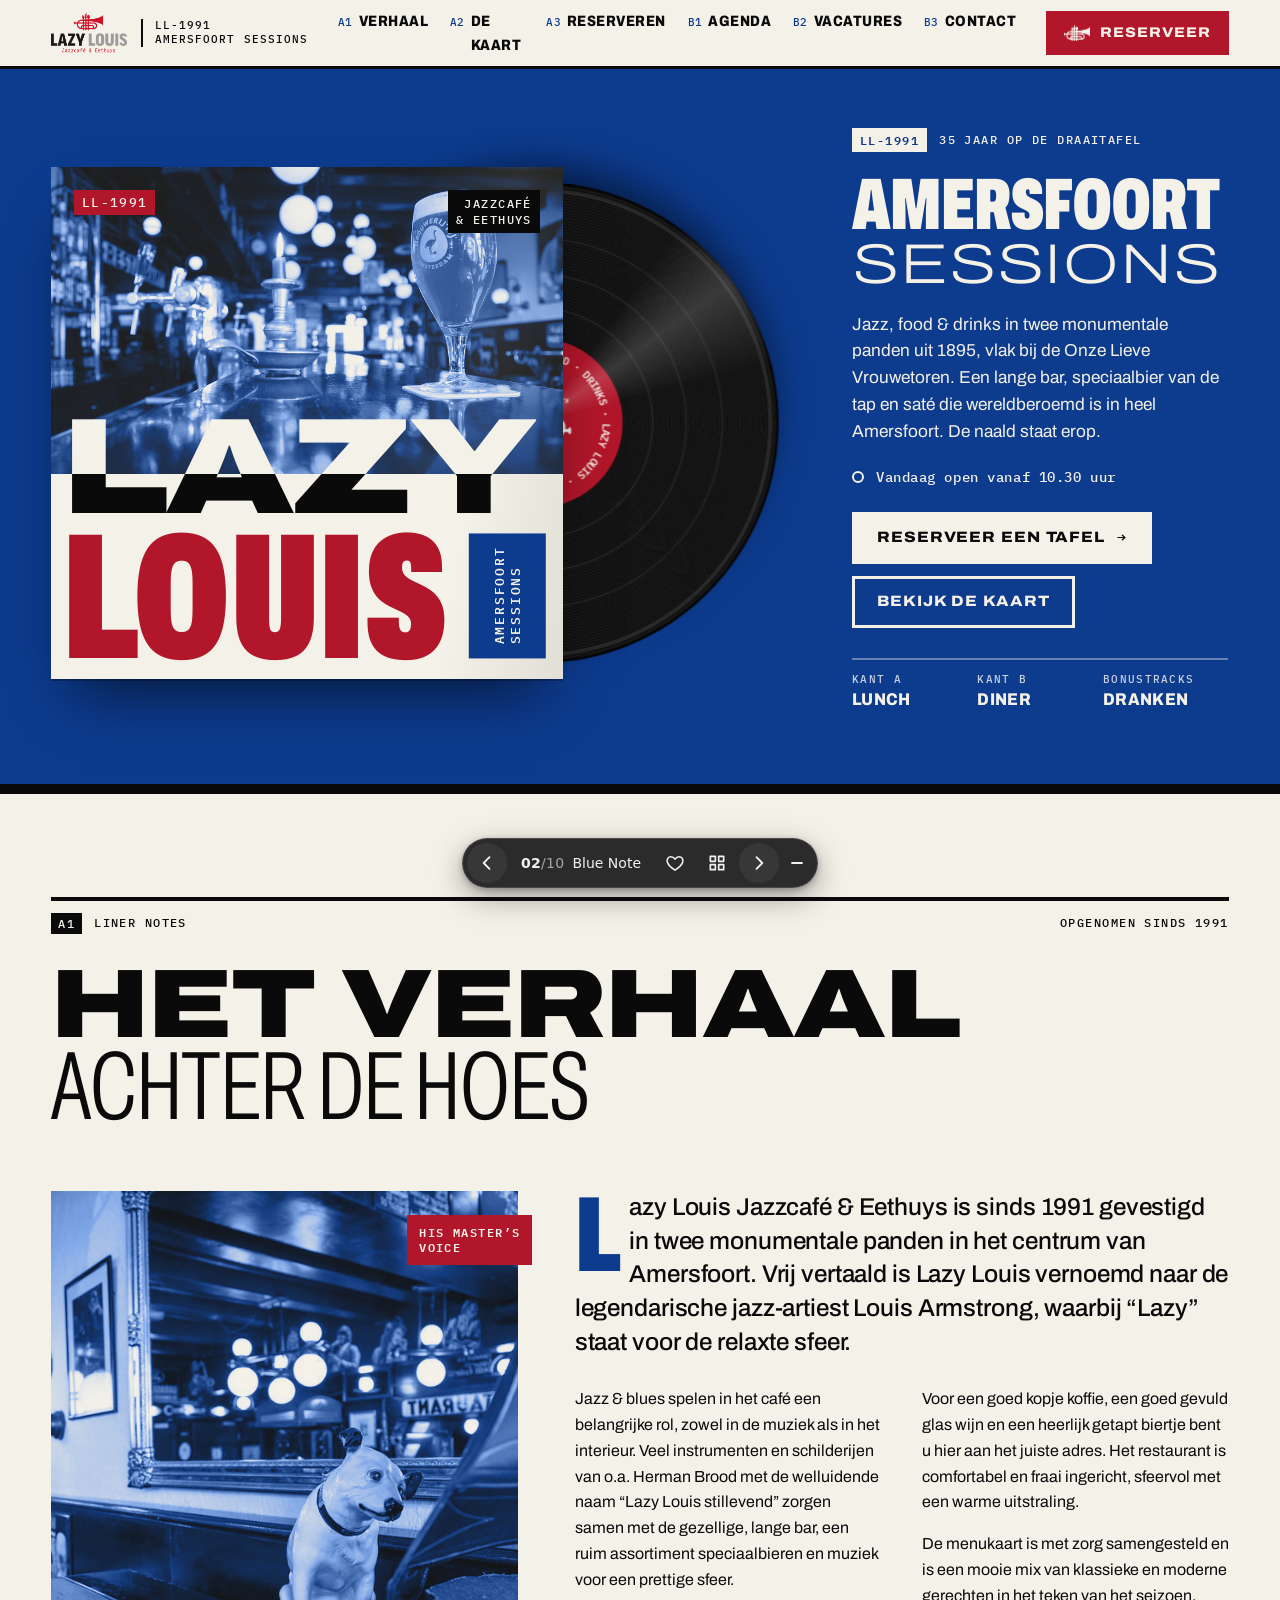
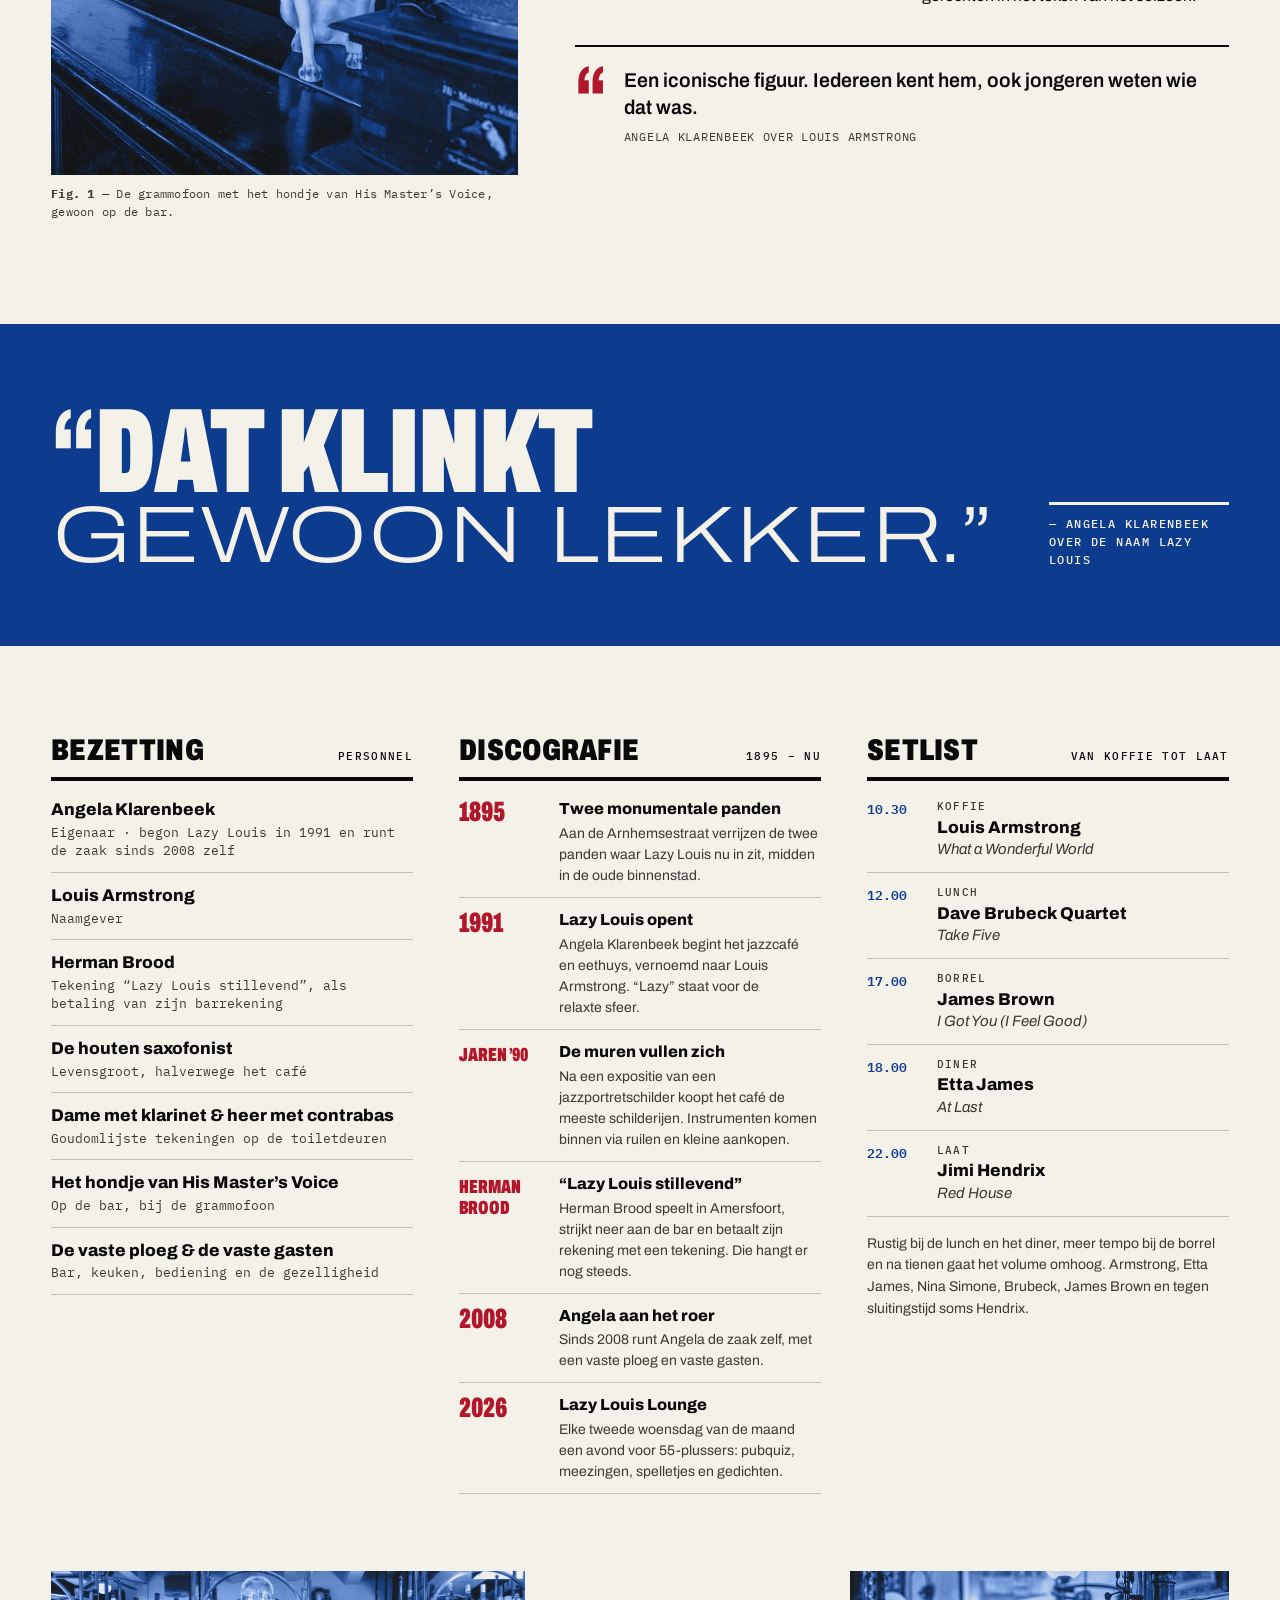
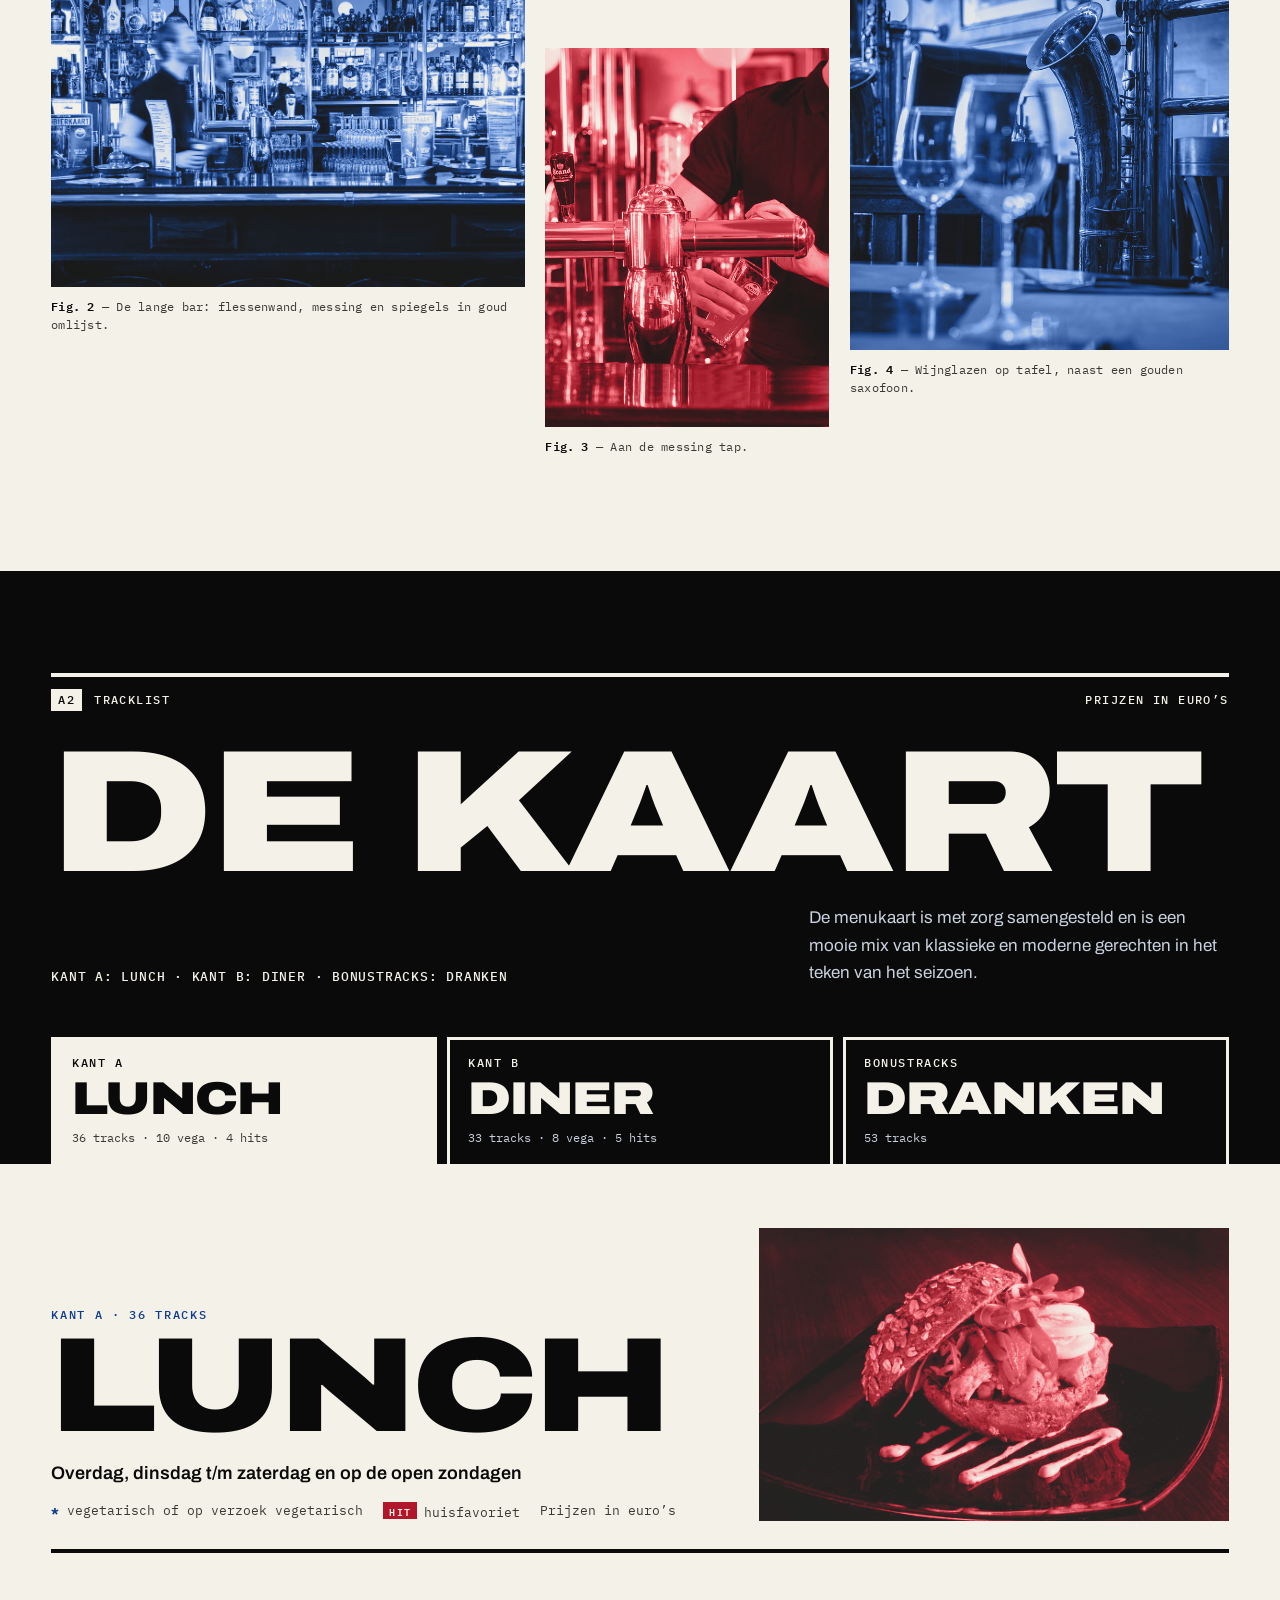
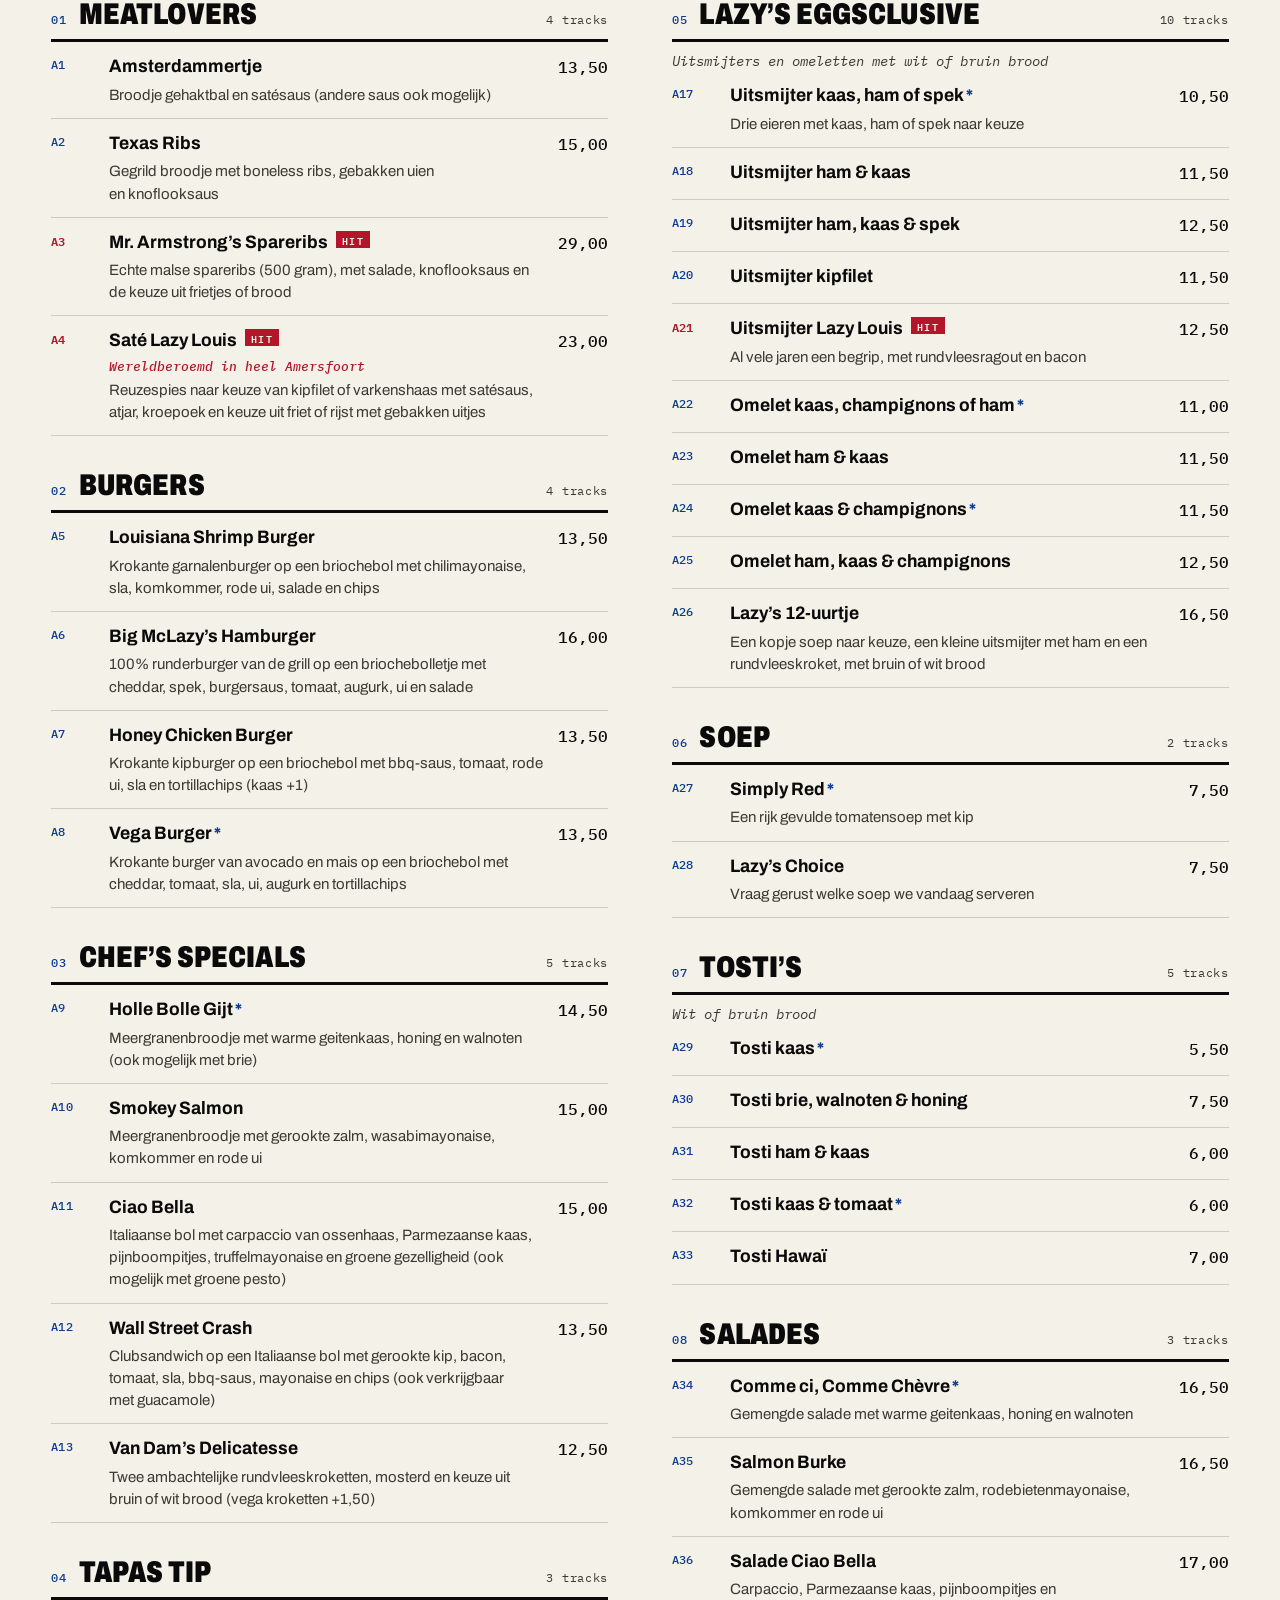
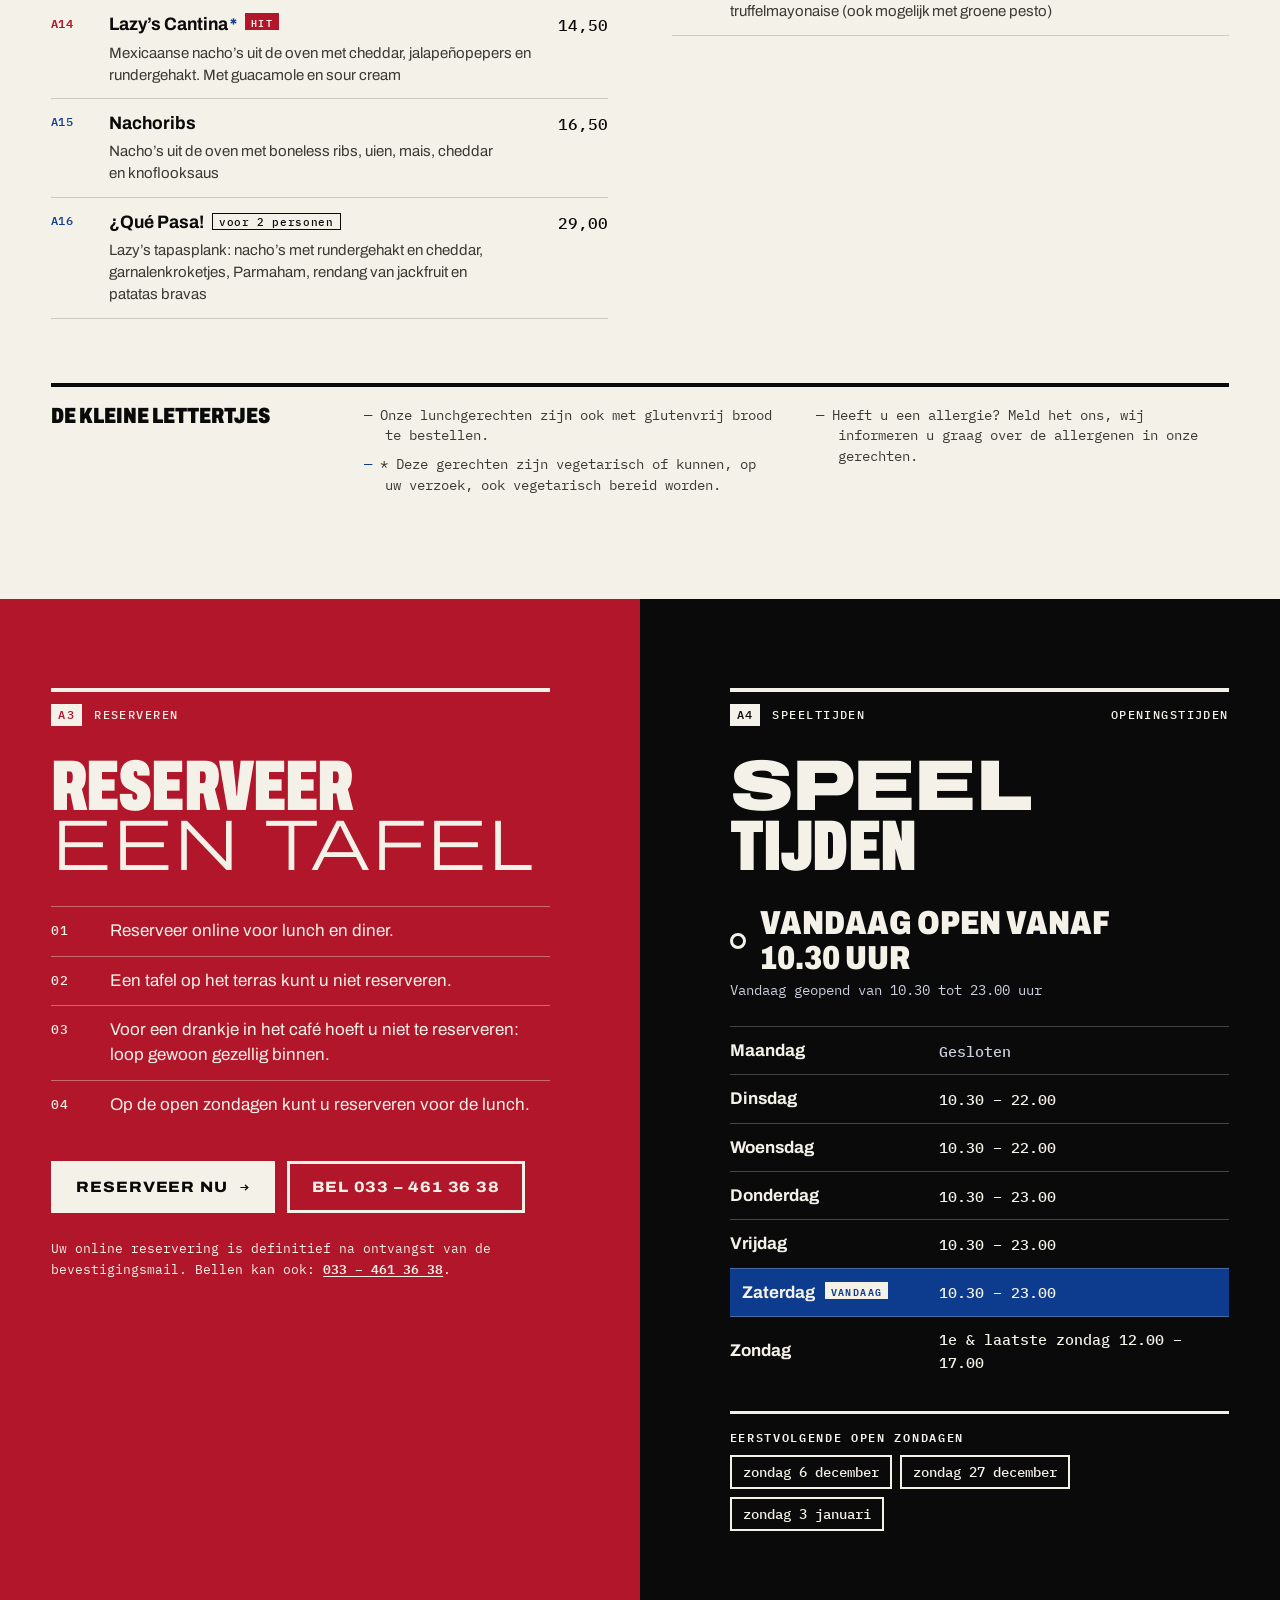
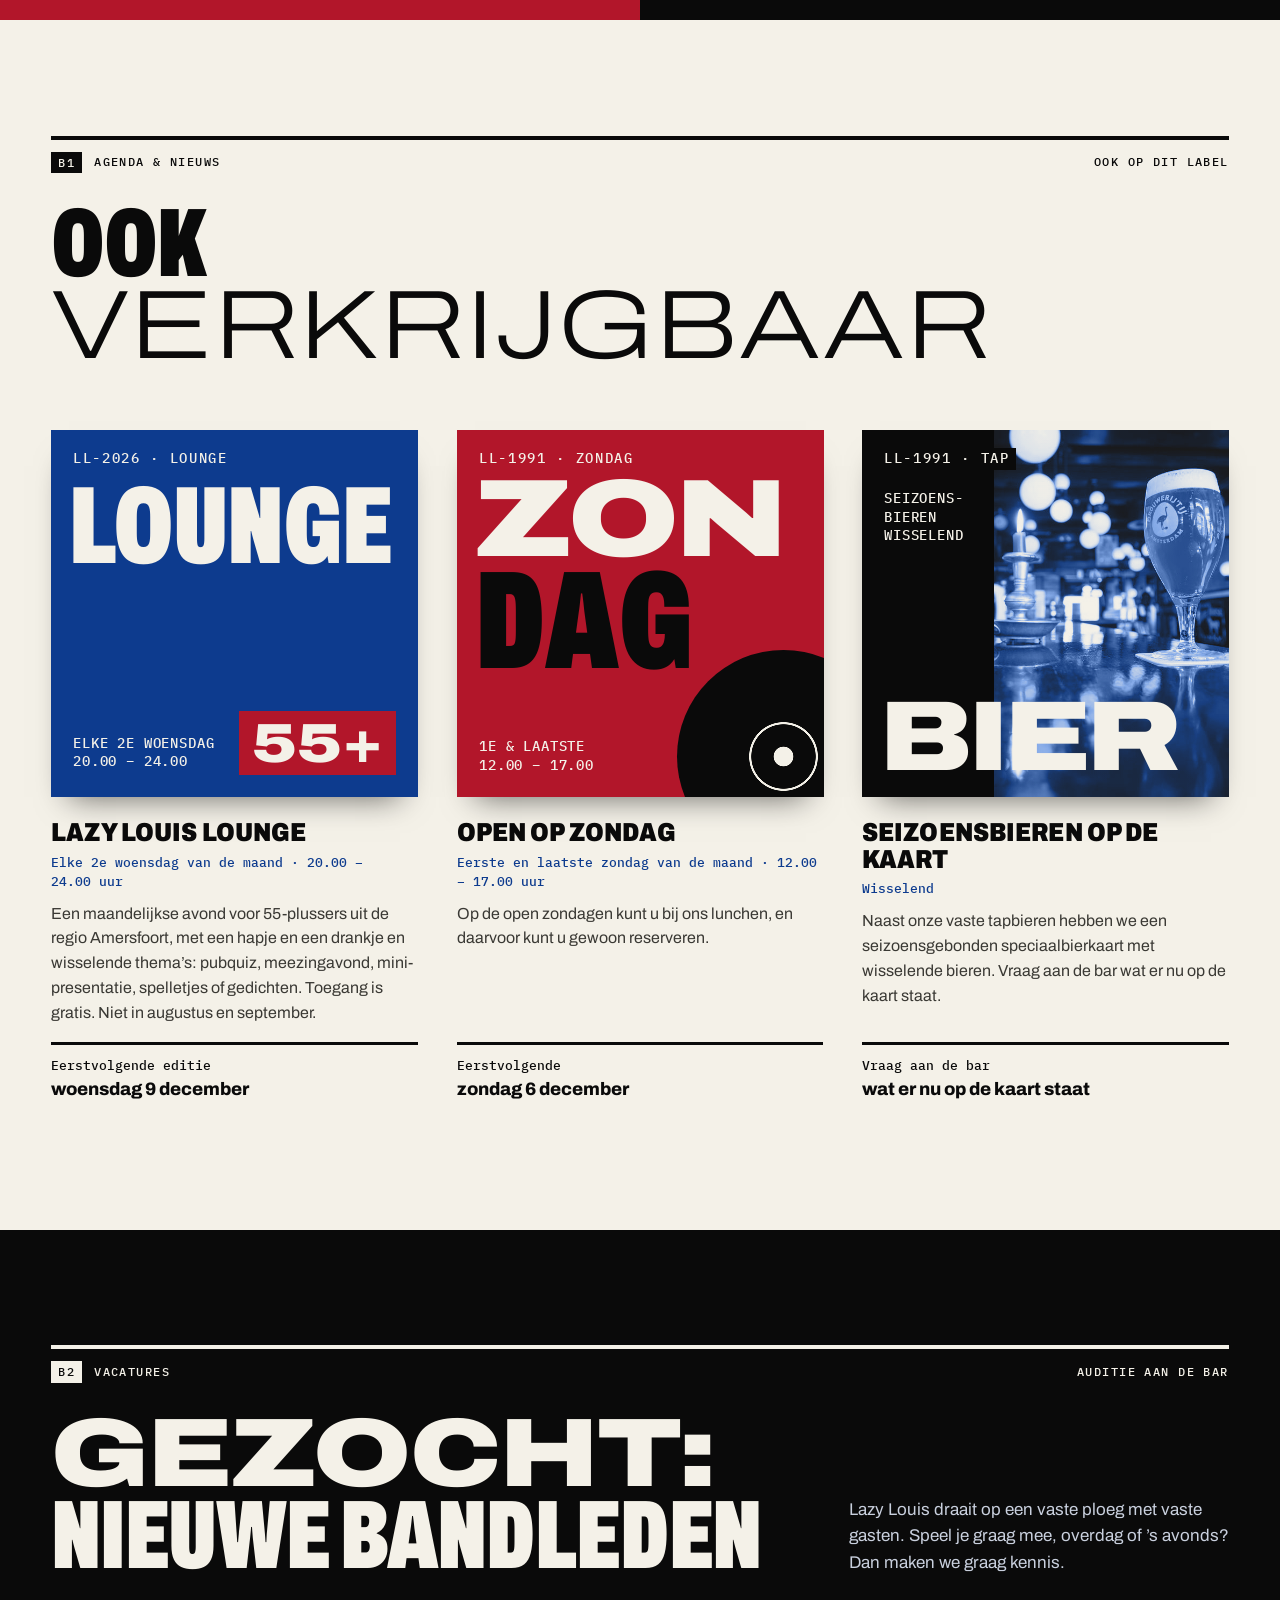
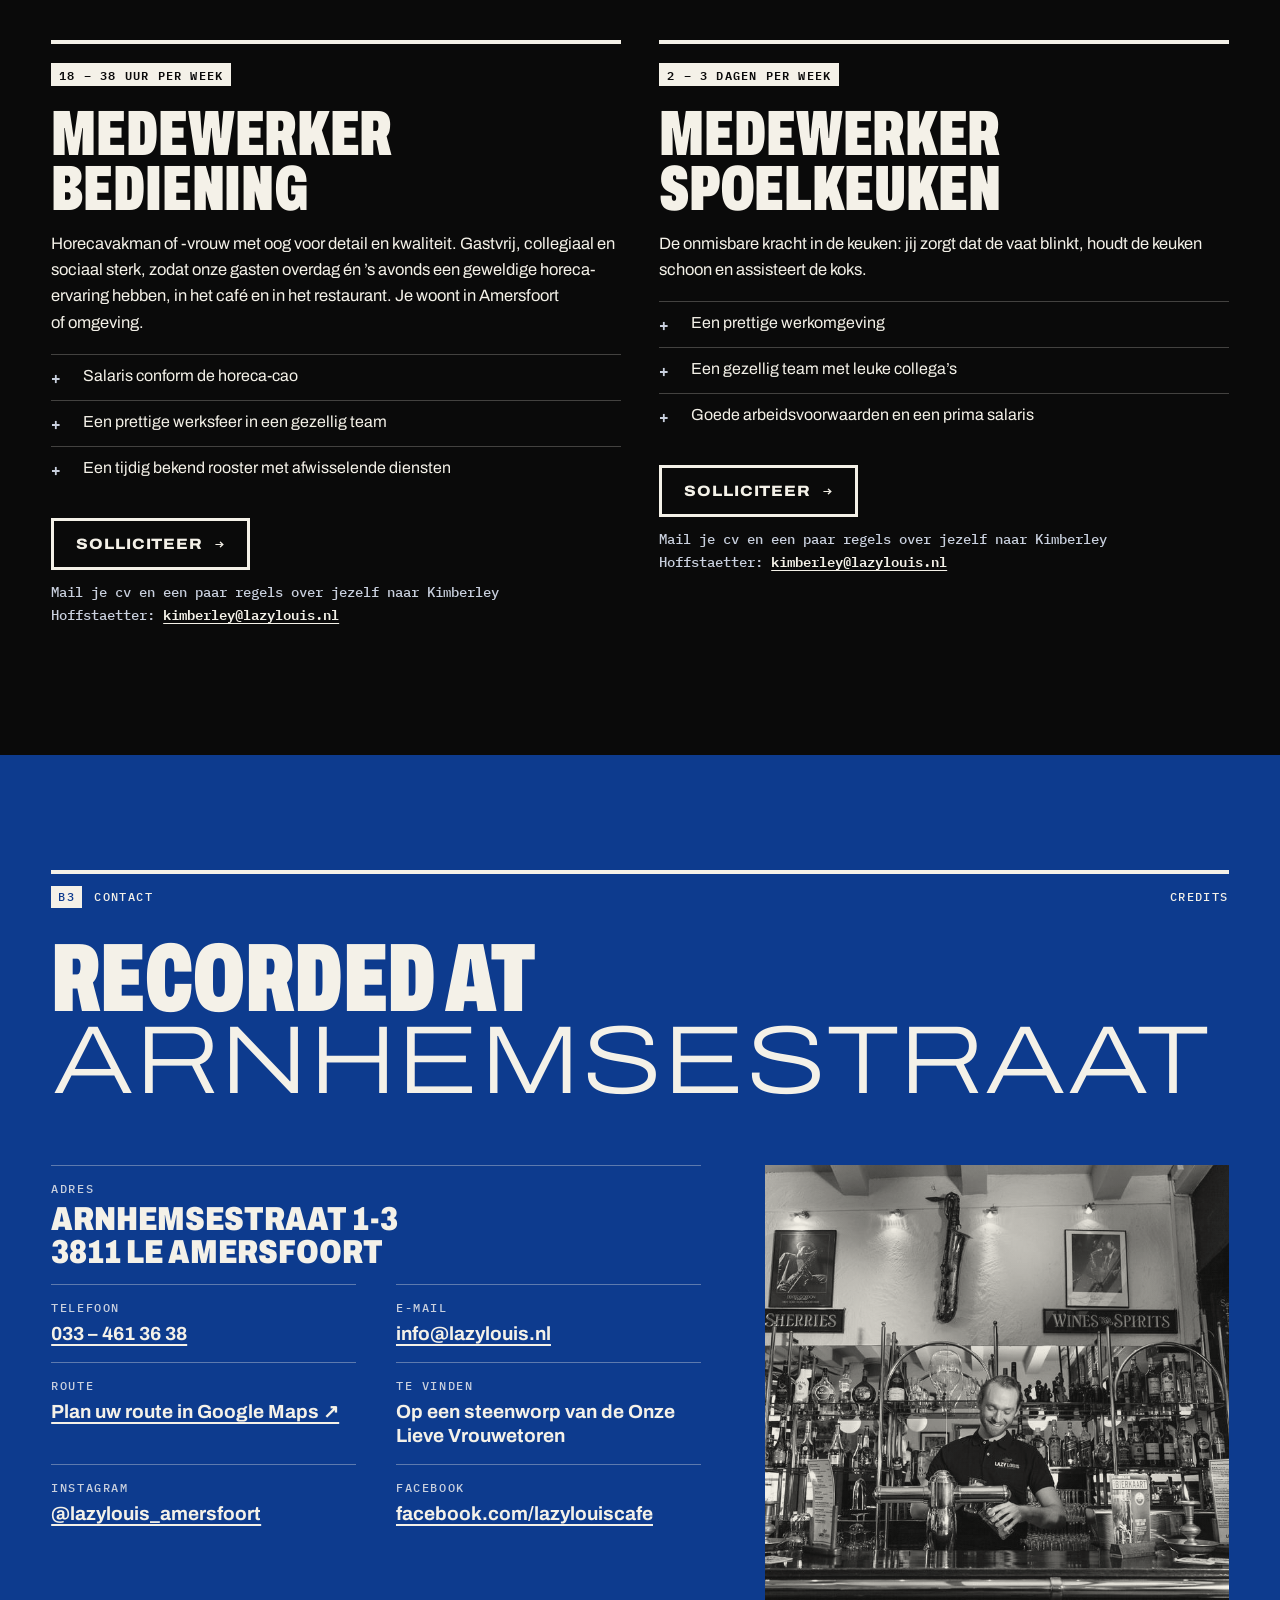
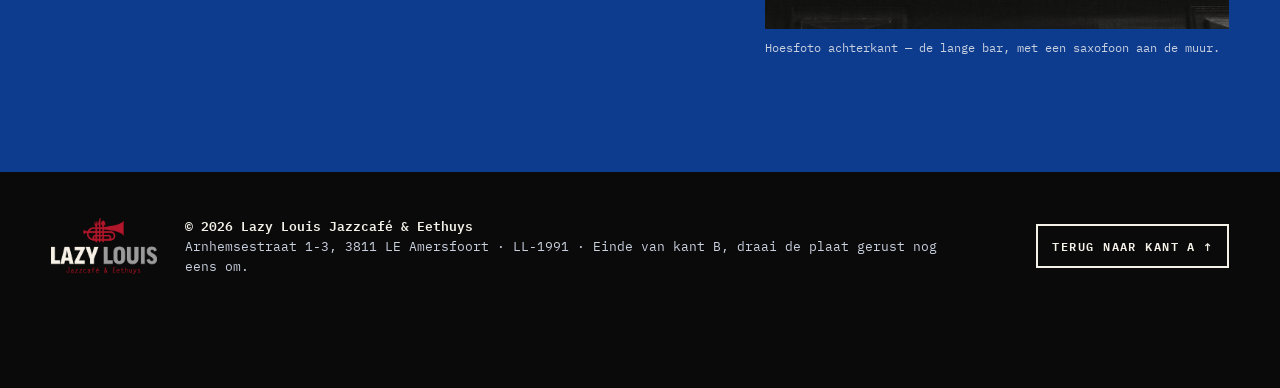
<file: 02-blue-note.html>
<!doctype html>
<html lang="nl">
<head>
<meta charset="utf-8">
<meta name="viewport" content="width=device-width, initial-scale=1">
<title>Lazy Louis · Blue Note</title>
<meta name="description" content="Lazy Louis Jazzcafé & Eethuys in Amersfoort: jazz, food & drinks sinds 1991. De kaart als tracklist, de openingstijden en direct een tafel reserveren.">
<meta name="theme-color" content="#0d3b8e">
<link rel="icon" href="assets/brand/trumpet.png">
<link rel="preconnect" href="https://fonts.googleapis.com">
<link rel="preconnect" href="https://fonts.gstatic.com" crossorigin>
<link rel="stylesheet" href="https://fonts.googleapis.com/css2?family=Archivo:ital,wdth,wght@0,62..125,100..900;1,62..125,100..900&family=IBM+Plex+Mono:ital,wght@0,400;0,500;0,600;1,400&display=swap">
<link rel="stylesheet" href="book/book.css">
<style>
/* =====================================================================
   Lazy Louis · Blue Note — de site als jazzplatenhoes (LL-1991)
   Kobalt, zwart, papier en merkrood. Archivo (breedte-as) + IBM Plex Mono.
   ===================================================================== */
:root{
  color-scheme: light;
  --cobalt:#0d3b8e; --ink:#0a0a0a; --paper:#f4f1e8; --red:#b2162a;
  --paper-2:#e9e4d5; --ink-2:#3a3934; --paper-dim:#c9d0de;
  --sans:"Archivo","Helvetica Neue",Helvetica,Arial,sans-serif;
  --mono:"IBM Plex Mono",ui-monospace,"SFMono-Regular",Menlo,Consolas,monospace;
  --gut:clamp(16px,4vw,56px);
  --max:1360px;
  --focus:var(--cobalt);
}
*,*::before,*::after{box-sizing:border-box}
html{scroll-behavior:smooth;-webkit-text-size-adjust:100%;text-size-adjust:100%;background:var(--paper)}
body{margin:0;background:var(--paper);color:var(--ink);font-family:var(--sans);font-size:17px;line-height:1.55;font-weight:400;font-stretch:100%;-webkit-font-smoothing:antialiased;-moz-osx-font-smoothing:grayscale}
img{max-width:100%;display:block}
a{color:inherit;text-underline-offset:.18em;text-decoration-thickness:1px}
p{margin:0 0 1em;text-wrap:pretty}
h1,h2,h3,h4{margin:0;font-weight:900}
button{font:inherit;color:inherit}
:focus-visible{outline:3px solid var(--focus);outline-offset:3px}
[tabindex="-1"]:focus{outline:none}
.sr-only{position:absolute!important;width:1px;height:1px;padding:0;margin:-1px;overflow:hidden;clip:rect(0 0 0 0);white-space:nowrap;border:0}
.skip{position:absolute;left:12px;top:-80px;z-index:100;background:var(--ink);color:var(--paper);padding:12px 16px;font:600 14px var(--mono);text-decoration:none}
.skip:focus{top:12px}
.wrap{width:100%;max-width:var(--max);margin-inline:auto;padding-inline:var(--gut)}
.mono{font-family:var(--mono)}
.dark{background:var(--ink);color:var(--paper);--focus:var(--paper)}
.blue{background:var(--cobalt);color:var(--paper);--focus:var(--paper)}
.red{background:var(--red);color:var(--paper);--focus:var(--paper)}
section[id]{scroll-margin-top:70px}

/* ---------- type tools ---------- */
.wide{font-stretch:125%}
.cond{font-stretch:62%}
.thin{font-weight:250}
.slabel{display:flex;align-items:center;gap:12px;border-top:4px solid currentColor;padding-top:12px;margin:0;font:500 12px/1.2 var(--mono);letter-spacing:.12em;text-transform:uppercase}
.slabel .tno{background:currentColor;padding:4px 7px 3px}
.slabel .tno span{color:var(--paper)}
.dark .slabel .tno span{color:var(--ink)}
.blue .slabel .tno span{color:var(--cobalt)}
.red .slabel .tno span{color:var(--red)}
.slabel .rt{margin-left:auto;text-align:right}
.h2{font-weight:900;text-transform:uppercase;line-height:.84;letter-spacing:-.012em;font-size:clamp(46px,7.6vw,124px);margin:30px 0 0}
.h2 .soft{font-weight:250;letter-spacing:-.012em}
/* Fit-to-measure: each line knows its own width in em (--em, measured) and never exceeds the column,
   capped at --k × the parent size. Mixed widths & weights, every line set flush — the sleeve look. */
.fit{container-type:inline-size}
.fit > span{display:block;white-space:nowrap;font-size:min(calc(var(--k,1) * 1em),calc(100cqi / var(--em,8)))}

/* ---------- duotone: grayscale photo, luminosity-blended over one ink, highlights pulled to paper ---------- */
.duo{display:block;background-color:var(--ink-duo,var(--cobalt));
  background-image:linear-gradient(var(--paper),var(--paper)),linear-gradient(rgba(255,255,255,var(--lift,.1)),rgba(255,255,255,var(--lift,.1))),var(--img);
  background-position:0 0,0 0,var(--pos,50% 50%);background-size:auto,auto,var(--size,cover);background-repeat:no-repeat;
  background-blend-mode:multiply,screen,luminosity}
.duo-red{--ink-duo:var(--red)}
.duo-mono{--ink-duo:#7a7a7a}

/* ---------- buttons ---------- */
.btn{display:inline-flex;align-items:center;gap:12px;min-height:52px;padding:0 22px;border:3px solid currentColor;background:none;font:800 15px/1 var(--sans);font-stretch:112%;letter-spacing:.06em;text-transform:uppercase;text-decoration:none;cursor:pointer;transition:background-color .15s,color .15s,transform .15s}
.btn .arr{font-family:var(--mono);font-weight:500;transition:transform .2s}
.btn:hover .arr{transform:translateX(4px)}
.btn-solid-red{background:var(--red);border-color:var(--red);color:var(--paper)}
.btn-solid-red:hover{background:var(--paper);border-color:var(--paper);color:var(--red)}
.btn-paper{background:var(--paper);border-color:var(--paper);color:var(--ink)}
.btn-paper:hover{background:var(--ink);border-color:var(--ink);color:var(--paper)}
.btn-line:hover{background:var(--paper);border-color:var(--paper);color:var(--cobalt)}
.dark .btn-line:hover{color:var(--ink)}
.red .btn-line:hover{color:var(--red)}
.btn:active{transform:translateY(1px)}

/* ---------- masthead ---------- */
.mast{position:sticky;top:0;z-index:50;background:var(--paper);border-bottom:3px solid var(--ink)}
.mast .wrap{display:flex;align-items:center;gap:20px;height:66px}
.brand{display:flex;align-items:center;gap:14px;text-decoration:none;flex:none}
.brand img{height:40px;width:auto}
.brand .cat{font:500 10.5px/1.3 var(--mono);letter-spacing:.1em;text-transform:uppercase;border-left:2px solid var(--ink);padding-left:12px}
.nav{margin-left:auto}
.nav ul{display:flex;gap:2px;list-style:none;margin:0;padding:0}
.nav a{display:flex;align-items:baseline;gap:6px;padding:9px 10px 8px;text-decoration:none;font-weight:800;font-stretch:85%;font-size:15px;letter-spacing:.03em;text-transform:uppercase;transition:background-color .12s,color .12s}
.nav a .no{font:500 10.5px/1 var(--mono);color:var(--cobalt);letter-spacing:.04em}
.nav a:hover{background:var(--ink);color:var(--paper)}
.nav a:hover .no{color:var(--paper)}
.btn-res{flex:none;display:inline-flex;align-items:center;gap:10px;height:44px;padding:0 18px;border:0;background:var(--red);color:var(--paper);font:800 14px/1 var(--sans);font-stretch:112%;letter-spacing:.07em;text-transform:uppercase;cursor:pointer}
.btn-res:hover{background:var(--ink)}
.btn-res .tr{width:26px;height:16px;background:currentColor;-webkit-mask:url(assets/brand/trumpet.png) center/contain no-repeat;mask:url(assets/brand/trumpet.png) center/contain no-repeat}
.toggle{display:none;flex:none;align-items:center;gap:10px;height:44px;padding:0 14px;border:3px solid var(--ink);background:none;font:600 13px/1 var(--mono);letter-spacing:.1em;text-transform:uppercase;cursor:pointer}
.toggle .bars{position:relative;width:18px;height:12px}
.toggle .bars::before,.toggle .bars::after{content:"";position:absolute;left:0;right:0;height:3px;background:currentColor;transition:transform .2s}
.toggle .bars::before{top:0}
.toggle .bars::after{bottom:0}
.toggle[aria-expanded="true"] .bars::before{transform:translateY(4.5px) rotate(45deg)}
.toggle[aria-expanded="true"] .bars::after{transform:translateY(-4.5px) rotate(-45deg)}

@media (max-width:1120px){
  .toggle{display:inline-flex}
  .btn-res{margin-left:auto}
  .nav{position:absolute;left:0;right:0;top:100%;margin:0;background:var(--ink);color:var(--paper);--focus:var(--paper);display:none;max-height:calc(100vh - 69px);max-height:calc(100dvh - 69px);overflow:auto;border-bottom:3px solid var(--ink)}
  .nav.open{display:block}
  .nav ul{display:block;padding:8px var(--gut) 28px;max-width:var(--max);margin:0 auto}
  .nav li{border-bottom:1px solid rgba(244,241,232,.22)}
  .nav a{gap:16px;padding:16px 0 14px;font-size:clamp(30px,8vw,44px);font-stretch:70%;font-weight:900;letter-spacing:0;line-height:1}
  .nav a .no{color:var(--paper-dim);font-size:13px;width:2.4em}
  .nav a:hover{background:none;color:var(--paper)}
  .nav a:hover .t{text-decoration:underline;text-decoration-thickness:3px;text-underline-offset:6px}
}
@media (max-width:560px){
  .brand .cat{display:none}
  .mast .wrap{gap:10px}
  .btn-res{padding:0 12px;font-size:13px}
  .btn-res .tr{display:none}
  .toggle{padding:0 11px}
  .toggle .tl{font-size:12px}
}
@media (max-width:360px){ .toggle .tl{display:none} }

/* =====================================================================
   HOES — the front cover with the record sliding out
   ===================================================================== */
.cover{background:var(--cobalt);color:var(--paper);--focus:var(--paper);overflow:hidden;overflow:clip;position:relative}
.cover::before{content:"";position:absolute;inset:auto 0 0 0;height:10px;background:var(--ink)}
.cover .wrap{display:grid;grid-template-columns:auto minmax(0,1fr);align-items:center;column-gap:clamp(28px,3vw,56px);padding-block:clamp(40px,4.6vw,72px) clamp(56px,6vw,92px)}
.stage{--s:clamp(420px,40vw,600px);--out:calc(var(--s) * .45);position:relative;width:calc(var(--s) + var(--out) + var(--s) * .04)}
.sleeve{position:relative;z-index:2;width:var(--s);aspect-ratio:1/1;container-type:inline-size;background:var(--paper);color:var(--ink);overflow:hidden;box-shadow:0 2px 0 rgba(0,0,0,.25),0 34px 60px -24px rgba(0,0,0,.65)}
.sleeve::after{content:"";position:absolute;inset:0;pointer-events:none;background:linear-gradient(100deg,rgba(255,255,255,0) 60%,rgba(255,255,255,.07) 78%,rgba(0,0,0,.08) 100%)}
/* Geometry (in cqw of the sleeve). Archivo caps = .70em; with line-height 1 the cap top sits .135em
   below the box top and the baseline .835em below it. LAZY: 26.6cqw → caps 49.2…67.8, the photo ends
   at 60, so the colour flips paper → ink exactly on the photo edge (14.4cqw into the box). */
.sl-photo{position:absolute;inset:0 0 auto 0;height:60cqw;margin:0}
.sl-cat{position:absolute;z-index:2;top:4.5cqw;left:4.5cqw;background:var(--red);color:var(--paper);font:500 2.5cqw/1 var(--mono);letter-spacing:.1em;padding:1.3cqw 1.6cqw 1.1cqw}
.sl-top{position:absolute;z-index:2;top:4.5cqw;right:4.5cqw;background:var(--ink);color:var(--paper);font:500 2.3cqw/1.35 var(--mono);letter-spacing:.12em;text-transform:uppercase;text-align:right;padding:1.2cqw 1.6cqw 1cqw}
.sl-title{margin:0;font-size:inherit}
.sl-lazy,.sl-louis{position:absolute;z-index:2;display:block;font-weight:900;text-transform:uppercase;line-height:1;white-space:nowrap}
.sl-lazy{left:2.1cqw;top:45.6cqw;font-stretch:125%;font-size:26.6cqw;letter-spacing:-.025em;
  background:linear-gradient(180deg,var(--paper) 0 14.4cqw,var(--ink) 14.4cqw) no-repeat;-webkit-background-clip:text;background-clip:text;color:transparent}
.sl-louis{left:2.2cqw;top:66.8cqw;font-stretch:62%;font-size:35cqw;letter-spacing:-.01em;color:var(--red)}
.sl-notes{position:absolute;z-index:2;right:3.4cqw;top:71.5cqw;width:15cqw;height:24.5cqw;margin:0;background:var(--cobalt);color:var(--paper);display:flex;justify-content:center;align-items:center;font:600 2.5cqw/1.25 var(--mono);letter-spacing:.14em;text-transform:uppercase;writing-mode:vertical-rl;transform:rotate(180deg)}

.record{position:absolute;z-index:1;top:50%;left:0;width:calc(var(--s) * .94);aspect-ratio:1/1;margin-top:calc(var(--s) * -.47);margin-left:calc(var(--s) * .03);border-radius:50%;transform:translateX(var(--out));animation:slide 1.8s cubic-bezier(.22,.8,.18,1) .45s both}
.disc{position:absolute;inset:0;border-radius:50%;
  background:
    radial-gradient(circle closest-side,transparent 0 33%,rgba(255,255,255,.07) 33.4% 34%,transparent 34.6% 47%,rgba(255,255,255,.06) 47.3% 47.8%,transparent 48.2% 61%,rgba(255,255,255,.06) 61.3% 61.8%,transparent 62.2% 76%,rgba(255,255,255,.05) 76.3% 76.8%,transparent 77.2% 95.6%,rgba(255,255,255,.09) 96% 97%,transparent 97.4%),
    repeating-radial-gradient(circle closest-side,#141414 0 .45%,#1d1d1d .45% .8%,#0f0f0f .8% 1.15%),
    #111;
  box-shadow:inset 0 0 0 2px #050505,0 22px 40px -8px rgba(0,0,0,.55);
  animation:spinup 4s cubic-bezier(.333,0,.667,.333) 2.1s 1 both,spin 4s linear 6.1s infinite}
.record::after{content:"";position:absolute;inset:0;border-radius:50%;pointer-events:none;
  background:conic-gradient(from 18deg,transparent 0 5%,rgba(255,255,255,.16) 10%,transparent 16% 48%,rgba(255,255,255,.12) 59%,transparent 66%);mix-blend-mode:screen}
.label{position:absolute;inset:32.5%;border-radius:50%;background:var(--red);color:var(--paper);overflow:hidden}
.label svg{position:absolute;inset:0;width:100%;height:100%;overflow:visible}
.label text{font:600 6.4px var(--mono);letter-spacing:.06em;fill:var(--paper);text-transform:uppercase}
.label .tp{position:absolute;left:50%;top:31%;width:40%;aspect-ratio:434/264;transform:translateX(-50%);background:var(--paper);-webkit-mask:url(assets/brand/trumpet.png) center/contain no-repeat;mask:url(assets/brand/trumpet.png) center/contain no-repeat}
.label .sd{position:absolute;left:0;right:0;top:61%;text-align:center;font:600 calc(var(--s) * .0145)/1 var(--mono);letter-spacing:.14em}
.label::after{content:"";position:absolute;left:50%;top:50%;width:6%;aspect-ratio:1/1;border-radius:50%;transform:translate(-50%,-50%);background:var(--cobalt);box-shadow:0 0 0 1px rgba(0,0,0,.35)}
.stage:hover .disc,.stage:hover .record{animation-play-state:paused}

@keyframes slide{from{transform:translateX(0)}to{transform:translateX(var(--out))}}
@keyframes spinup{from{transform:rotate(0)}to{transform:rotate(180deg)}}
@keyframes spin{from{transform:rotate(180deg)}to{transform:rotate(540deg)}}

.cover-copy{max-width:520px;position:relative;z-index:3;container-type:inline-size}
.kick{display:flex;flex-wrap:wrap;align-items:center;gap:10px 12px;margin:0 0 22px;font:500 12px/1.4 var(--mono);letter-spacing:.12em;text-transform:uppercase}
.kick b{background:var(--paper);color:var(--cobalt);padding:4px 8px 3px;font-weight:600}
.big{margin:0 0 24px;font-weight:900;text-transform:uppercase;line-height:.84;font-size:clamp(50px,5.4vw,86px)}
.big .cond{letter-spacing:-.01em}
.big .wide{font-weight:250;letter-spacing:.01em;margin-top:.1em}
.lede{font-size:clamp(17px,1.35vw,19px);line-height:1.55;max-width:34em;color:var(--paper)}
.status{display:flex;align-items:center;gap:12px;margin:22px 0 26px;font:500 14px/1.3 var(--mono);letter-spacing:.04em}
.status .dot{flex:none;width:12px;height:12px;border:2px solid currentColor;border-radius:50%}
.status.open .dot{background:currentColor;box-shadow:0 0 0 4px rgba(244,241,232,.22)}
.ctas{display:flex;flex-wrap:wrap;gap:12px}
.sides{list-style:none;margin:30px 0 0;padding:0;display:flex;flex-wrap:wrap;border-top:2px solid rgba(244,241,232,.4)}
.sides li{flex:1 1 0;min-width:0}
.sides a{display:block;padding:12px 14px 4px 0;text-decoration:none;font-weight:800;font-stretch:90%;text-transform:uppercase;font-size:17px;letter-spacing:.02em}
.sides a span{display:block;font:500 11px/1.4 var(--mono);letter-spacing:.12em;color:var(--paper-dim)}
.sides a:hover{text-decoration:underline;text-decoration-thickness:2px}

@media (max-width:1180px){
  .cover .wrap{grid-template-columns:minmax(0,1fr)}
  .stage{--s:min(540px,calc(100vw - 2 * var(--gut) - 52px));--out:calc(var(--s) * .32);width:auto}
  .cover-copy{max-width:640px;margin-top:44px}
}

/* =====================================================================
   LINER NOTES — het verhaal
   ===================================================================== */
.liner{padding-top:clamp(64px,8vw,120px)}
.liner .h2{margin-bottom:clamp(40px,5vw,72px)}
.ln-grid{display:grid;grid-template-columns:5fr 7fr;gap:clamp(28px,4.4vw,72px);align-items:start}
.ln-photo{margin:0;position:relative}
.ln-photo .ph{aspect-ratio:4/5}
.ln-photo figcaption,.cap{margin-top:10px;font:400 12px/1.5 var(--mono);color:var(--ink-2);letter-spacing:.02em}
.cap b{color:var(--ink);font-weight:600}
.ln-photo .stamp{position:absolute;right:-14px;top:24px;background:var(--red);color:var(--paper);font:600 12px/1.25 var(--mono);letter-spacing:.12em;text-transform:uppercase;padding:10px 12px}
.ln-text .lead{font-size:clamp(21px,1.9vw,27px);line-height:1.38;font-weight:500;letter-spacing:-.005em;margin-bottom:1.1em}
.ln-text .lead::first-letter{font-weight:900;font-stretch:62%;float:left;font-size:4.4em;line-height:.74;margin:.04em .08em 0 0;color:var(--cobalt)}
.ln-cols{columns:2 260px;column-gap:40px;font-size:16px;line-height:1.62}
.ln-cols p{break-inside:avoid}
.armstrong{margin:28px 0 0;padding:20px 0 0;border-top:2px solid var(--ink);display:grid;grid-template-columns:auto 1fr;gap:18px;align-items:start}
.armstrong .q{font-weight:900;font-stretch:62%;font-size:84px;line-height:.7;color:var(--red)}
.armstrong blockquote{margin:0;font-size:20px;line-height:1.35;font-weight:600;font-stretch:96%}
.armstrong cite{display:block;margin-top:8px;font:normal 400 12px/1.4 var(--mono);letter-spacing:.06em;text-transform:uppercase;color:var(--ink-2)}

.quote-band{margin-top:clamp(64px,8vw,112px);padding-block:clamp(48px,6vw,88px)}
.quote-band .wrap{display:grid;grid-template-columns:minmax(0,1fr) auto;gap:32px;align-items:end}
.quote-band blockquote{margin:0;font-weight:900;text-transform:uppercase;line-height:.84;letter-spacing:-.01em;font-size:clamp(52px,9.4vw,152px)}
.quote-band blockquote span{display:block}
.quote-band blockquote .open{font-stretch:62%}
.quote-band blockquote .wide{font-weight:250}
.quote-band cite{font:normal 500 12px/1.5 var(--mono);letter-spacing:.12em;text-transform:uppercase;max-width:15em;border-top:3px solid var(--paper);padding-top:10px}

.credits{display:grid;grid-template-columns:repeat(3,minmax(0,1fr));gap:clamp(28px,3.6vw,56px);padding-block:clamp(56px,7vw,96px) clamp(48px,6vw,80px)}
.credits h3{font-size:30px;font-stretch:75%;text-transform:uppercase;letter-spacing:.01em;line-height:1;padding-bottom:12px;border-bottom:4px solid var(--ink);margin-bottom:6px;display:flex;justify-content:space-between;align-items:baseline}
.credits h3 small{font:500 11px var(--mono);letter-spacing:.12em}
.pers{margin:0}
.pers div{padding:12px 0 11px;border-bottom:1px solid rgba(10,10,10,.2)}
.pers dt{font-weight:800;font-size:17px;line-height:1.25}
.pers dd{margin:3px 0 0;font:400 13px/1.45 var(--mono);color:var(--ink-2)}
.disco{list-style:none;margin:0;padding:0}
.disco li{display:grid;grid-template-columns:5.2em 1fr;gap:12px;padding:12px 0 11px;border-bottom:1px solid rgba(10,10,10,.2)}
.disco .yr{font-weight:900;font-stretch:62%;font-size:28px;line-height:.95;color:var(--red);text-transform:uppercase;letter-spacing:-.005em;hyphens:none}
.disco .yr.long{font-size:19px;line-height:1.1;padding-top:3px}
.disco b{display:block;font-weight:800;font-size:16px;line-height:1.3}
.disco p{margin:3px 0 0;font-size:14px;line-height:1.5;color:var(--ink-2)}
.setlist{list-style:none;margin:0;padding:0;counter-reset:s}
.setlist li{display:grid;grid-template-columns:3.4em 1fr;gap:12px;padding:12px 0 11px;border-bottom:1px solid rgba(10,10,10,.2)}
.setlist .tm{font:600 13px/1.6 var(--mono);color:var(--cobalt)}
.setlist .pt{display:block;font:500 11px/1.4 var(--mono);letter-spacing:.12em;text-transform:uppercase;color:var(--ink-2)}
.setlist b{display:block;font-weight:800;font-size:17px;line-height:1.25;margin-top:2px}
.setlist i{display:block;font-size:15px;color:var(--ink-2)}
.set-note{margin-top:16px;font-size:14px;line-height:1.55;color:var(--ink-2)}

.strip{display:grid;grid-template-columns:5fr 3fr 4fr;gap:clamp(12px,1.6vw,24px);padding-bottom:clamp(72px,9vw,128px);align-items:start}
.strip figure{margin:0}
.strip .ph{overflow:hidden}
.strip .f1 .ph{aspect-ratio:3/2}
.strip .f2 .ph{aspect-ratio:3/4}
.strip .f3 .ph{aspect-ratio:1/1}
.strip .f2{margin-top:clamp(40px,6vw,96px)}

/* =====================================================================
   TRACKLIST — de kaart
   ===================================================================== */
.tl-head{padding-top:clamp(64px,8vw,112px)}
.tl-head .intro{display:grid;grid-template-columns:minmax(0,1fr) minmax(0,420px);gap:40px;align-items:end;margin-top:18px}
.tl-head .intro p{margin:0;font-size:17px;line-height:1.6;color:var(--paper-dim)}
.tl-head .intro .sides-line{font:500 13px/1.5 var(--mono);letter-spacing:.06em;text-transform:uppercase;color:var(--paper)}
.tabs{display:grid;grid-template-columns:repeat(3,minmax(0,1fr));gap:10px;margin-top:clamp(36px,4vw,56px)}
.tab{position:relative;display:block;container-type:inline-size;text-align:left;padding:16px 18px 18px;border:3px solid var(--paper);border-bottom:0;background:transparent;color:var(--paper);cursor:pointer;transition:background-color .15s,color .15s}
.tab .sd{display:block;font:500 11.5px/1.3 var(--mono);letter-spacing:.14em;text-transform:uppercase}
.tab .nm{display:block;margin-top:8px;font-weight:900;font-stretch:125%;text-transform:uppercase;font-size:min(46px,calc(100cqi / 6.7));line-height:.9;letter-spacing:-.02em;white-space:nowrap}
.tab .ct{display:block;margin-top:10px;font:400 12px/1.3 var(--mono);color:var(--paper-dim)}
.tab:hover{background:rgba(244,241,232,.12)}
.tab[aria-selected="true"]{background:var(--paper);color:var(--ink);--focus:var(--cobalt)}
.tab[aria-selected="true"] .ct{color:var(--ink-2)}
.tab[aria-selected="true"]::after{content:"";position:absolute;left:-3px;right:-3px;bottom:-2px;height:4px;background:var(--paper)}
.tab:focus-visible{outline-offset:-8px}

.panel{padding-block:clamp(40px,5vw,72px) clamp(64px,8vw,112px)}
.panel:focus-visible{outline-offset:-6px}
.side-head{display:grid;grid-template-columns:minmax(0,7fr) minmax(0,5fr);gap:clamp(24px,4vw,64px);align-items:end;padding-bottom:28px;border-bottom:4px solid var(--ink)}
.side-head .sn{font:500 12px/1.3 var(--mono);letter-spacing:.14em;text-transform:uppercase;margin:0 0 10px;color:var(--cobalt)}
.side-head h3{font-weight:900;text-transform:uppercase;line-height:.8;font-size:clamp(64px,10.5vw,168px);letter-spacing:-.02em}
.side-head h3 .cond{color:var(--cobalt)}
.side-head .served{margin:20px 0 0;font-size:18px;font-weight:600}
.legend{display:flex;flex-wrap:wrap;gap:8px 20px;margin:14px 0 0;padding:0;list-style:none;font:400 12.5px/1.4 var(--mono);color:var(--ink-2)}
.legend b{color:var(--cobalt);font-weight:700}
.legend .hit-key{display:inline-block;margin-right:7px;background:var(--red);color:var(--paper);font:600 10px/1 var(--mono);letter-spacing:.14em;text-transform:uppercase;padding:4px 6px 3px;vertical-align:1px}
.side-photo{margin:0;aspect-ratio:16/10}
.tracks{columns:2;column-gap:clamp(40px,5vw,80px);margin-top:12px}
.tsec{break-inside:avoid;padding-top:34px}
.tsec h4{display:flex;align-items:baseline;gap:12px;font-weight:900;font-stretch:75%;text-transform:uppercase;font-size:30px;line-height:1;letter-spacing:.005em;padding-bottom:10px;border-bottom:3px solid var(--ink)}
.tsec h4 .n{font:500 12px/1 var(--mono);letter-spacing:.06em;color:var(--cobalt)}
.tsec h4 .c{margin-left:auto;font:400 11.5px/1 var(--mono);letter-spacing:.06em;color:var(--ink-2);text-transform:none}
.tsec .ti{margin:10px 0 0;font:italic 400 13.5px/1.4 var(--mono);color:var(--ink-2)}
.tl{list-style:none;margin:0;padding:0}
.tr{display:grid;grid-template-columns:2.7em minmax(0,1fr) auto;column-gap:12px;padding:12px 0 12px;border-bottom:1px solid rgba(10,10,10,.17);break-inside:avoid}
.tr .no{font:500 12px/1.9 var(--mono);color:var(--cobalt);letter-spacing:.02em}
.tr .nm{font-weight:700;font-size:18px;line-height:1.3;font-stretch:96%}
.tr .v{color:var(--cobalt);font-weight:900;margin-left:2px}
.tr .pr{font:500 15.5px/1.75 var(--mono);font-variant-numeric:tabular-nums;text-align:right;white-space:nowrap}
.tr .ds{margin:3px 0 0;font-size:15px;line-height:1.48;color:var(--ink-2)}
.tr .hit{display:inline-block;vertical-align:3px;margin-left:8px;background:var(--red);color:var(--paper);font:600 10px/1 var(--mono);letter-spacing:.14em;text-transform:uppercase;padding:4px 6px 3px}
.tr .two{display:inline-block;vertical-align:2px;margin-left:8px;border:1.5px solid var(--ink);font:500 10.5px/1 var(--mono);letter-spacing:.06em;padding:3px 6px 2px;white-space:nowrap}
.tr .tag{display:block;margin-top:3px;font:italic 500 13px/1.4 var(--mono);color:var(--red)}
.tr.is-hit .no{color:var(--red);font-weight:600}
.tr .ex{grid-column:2 / 4;display:flex;justify-content:space-between;gap:16px;margin-top:6px;padding-top:6px;border-top:1px dashed rgba(10,10,10,.28);font-size:14.5px;color:var(--ink-2)}
.tr .ex .pr{font-size:14.5px;line-height:1.5;color:var(--ink)}
.fine{margin-top:clamp(40px,5vw,64px);display:grid;grid-template-columns:minmax(0,3fr) minmax(0,9fr);gap:24px;padding-top:18px;border-top:4px solid var(--ink)}
.fine h4{font-weight:900;font-stretch:75%;text-transform:uppercase;font-size:22px;line-height:1.05}
.fine ul{list-style:none;margin:0;padding:0;columns:2 280px;column-gap:40px}
.fine li{break-inside:avoid;font:400 13.5px/1.55 var(--mono);color:var(--ink-2);padding-left:1.6em;text-indent:-1.6em;margin-bottom:8px}
.fine li::before{content:"— ";color:var(--cobalt)}

/* =====================================================================
   RESERVEREN + SPEELTIJDEN
   ===================================================================== */
.split{display:grid;grid-template-columns:1fr 1fr}
.split > div{padding:clamp(56px,7vw,104px) var(--gut)}
.split .in{max-width:620px}
.split .red .in{margin-left:auto;margin-right:clamp(0px,3vw,48px)}
.split .dark .in{margin-right:auto;margin-left:clamp(0px,3vw,48px)}
.split .h2{font-size:clamp(46px,5.6vw,92px);margin-bottom:30px}
.res-lines{list-style:none;margin:0 0 32px;padding:0;counter-reset:r}
.res-lines li{counter-increment:r;display:grid;grid-template-columns:3em 1fr;gap:8px;padding:12px 0;border-top:1px solid rgba(244,241,232,.38);font-size:17px;line-height:1.45}
.res-lines li::before{content:"0" counter(r);font:500 13px/1.8 var(--mono);letter-spacing:.06em}
.res-foot{margin:26px 0 0;font:400 13px/1.55 var(--mono);max-width:40em}
.res-foot a{font-weight:600}
.st-big{margin:0 0 4px;font-weight:900;font-stretch:80%;text-transform:uppercase;font-size:clamp(26px,2.6vw,36px);line-height:1.05;display:flex;align-items:center;gap:14px}
.st-big .dot{flex:none;width:16px;height:16px;border:3px solid currentColor;border-radius:50%}
.st-big.open .dot{background:var(--paper)}
.st-detail{margin:0 0 26px;font:400 13.5px/1.5 var(--mono);color:var(--paper-dim)}
.hours{width:100%;border-collapse:collapse;font-size:17px}
.hours th,.hours td{padding:11px 10px 10px 0;border-top:1px solid rgba(244,241,232,.25);text-align:left;font-weight:500}
.hours th{font-weight:700;width:42%}
.hours td{font-family:var(--mono);font-size:15px;font-variant-numeric:tabular-nums}
.hours tr.closed td{color:var(--paper-dim)}
.hours tr.today th,.hours tr.today td{background:var(--cobalt);color:var(--paper)}
.hours tr.today th{padding-left:12px}
.hours .now{display:inline-block;margin-left:10px;background:var(--paper);color:var(--cobalt);font:600 10px/1 var(--mono);letter-spacing:.14em;text-transform:uppercase;padding:4px 6px 3px;vertical-align:2px}
.sundays{margin:26px 0 0;padding-top:16px;border-top:3px solid var(--paper)}
.sundays h3{font:600 12px/1.3 var(--mono);letter-spacing:.14em;text-transform:uppercase;margin-bottom:10px}
.sundays ul{list-style:none;margin:0;padding:0;display:flex;flex-wrap:wrap;gap:8px}
.sundays li{border:2px solid var(--paper);padding:7px 11px 6px;font:500 14px/1.2 var(--mono)}

/* =====================================================================
   OOK VERKRIJGBAAR — agenda & nieuws
   ===================================================================== */
.agenda{padding-block:clamp(72px,9vw,128px)}
.agenda .h2{margin-bottom:clamp(40px,5vw,64px)}
.also{display:grid;grid-template-columns:repeat(3,minmax(0,1fr));gap:clamp(24px,3vw,48px)}
.also article{display:flex;flex-direction:column}
.mini{position:relative;aspect-ratio:1/1;container-type:inline-size;overflow:hidden;color:var(--paper);box-shadow:0 18px 30px -18px rgba(0,0,0,.6)}
.mini .cat{position:absolute;top:6cqw;left:6cqw;font:500 3.8cqw/1 var(--mono);letter-spacing:.12em;text-transform:uppercase}
.mini .big1,.mini .big2{position:absolute;left:5cqw;font-weight:900;text-transform:uppercase;line-height:.76;white-space:nowrap}
.mini-a{background:var(--cobalt)}
.mini-a .big1{top:15cqw;font-stretch:62%;font-size:30cqw;letter-spacing:-.01em}
.mini-a .num{position:absolute;right:6cqw;bottom:6cqw;background:var(--red);padding:3cqw 3.6cqw 2.4cqw;font-weight:900;font-stretch:125%;font-size:15cqw;line-height:.8}
.mini-a .sub{position:absolute;left:6cqw;bottom:7cqw;font:500 3.8cqw/1.35 var(--mono);letter-spacing:.06em;text-transform:uppercase}
.mini-b{background:var(--red)}
.mini-b .big1{top:13cqw;font-stretch:125%;font-size:30cqw;letter-spacing:-.03em}
.mini-b .big2{top:38cqw;font-stretch:62%;font-size:38cqw;color:var(--ink)}
.mini-b .disk{position:absolute;left:60cqw;top:60cqw;width:58cqw;aspect-ratio:1/1;border-radius:50%;background:radial-gradient(circle closest-side,var(--paper) 0 9%,var(--ink) 9.5% 30%,var(--paper) 30.5% 32%,var(--ink) 32.5% 100%)}
.mini-b .sub{position:absolute;left:6cqw;bottom:6cqw;font:500 3.8cqw/1.35 var(--mono);letter-spacing:.06em;text-transform:uppercase}
.mini-c{background:var(--ink)}
.mini-c .duo{position:absolute;inset:0 0 0 36%;--pos:76% 50%}
.mini-c .big1{top:auto;bottom:6cqw;font-stretch:125%;font-size:27cqw;letter-spacing:-.03em}
.mini-c .cat{z-index:2;background:var(--ink);padding:1.2cqw 1.6cqw 1cqw;margin:-1.2cqw 0 0 -1.6cqw}
.mini-c .sub{position:absolute;left:6cqw;top:16cqw;font:500 3.8cqw/1.35 var(--mono);letter-spacing:.06em;text-transform:uppercase}
.also h3{margin-top:22px;font-size:26px;font-stretch:85%;text-transform:uppercase;line-height:1.02;letter-spacing:.005em}
.also .when{margin:8px 0 10px;font:500 13px/1.45 var(--mono);color:var(--cobalt)}
.also p{font-size:16px;line-height:1.55;color:var(--ink-2)}
.also .next{margin-top:auto;padding-top:12px;border-top:3px solid var(--ink);font:500 13px/1.4 var(--mono);color:var(--ink)}
.also .next b{display:block;font-family:var(--sans);font-size:18px;font-weight:800;margin-top:2px}

/* =====================================================================
   VACATURES
   ===================================================================== */
.jobs{padding-block:clamp(72px,9vw,128px)}
.jobs .top{display:grid;grid-template-columns:minmax(0,1fr) minmax(0,380px);gap:40px;align-items:end;margin-bottom:clamp(40px,5vw,64px)}
.jobs .top p{margin:0;color:var(--paper-dim);font-size:17px}
.job-list{display:grid;grid-template-columns:repeat(2,minmax(0,1fr));gap:clamp(24px,3vw,48px)}
.job{border-top:4px solid var(--paper);padding-top:18px}
.job .hrs{display:inline-block;background:var(--paper);color:var(--ink);font:600 12px/1 var(--mono);letter-spacing:.1em;text-transform:uppercase;padding:6px 8px 5px}
.job h3{margin:18px 0 14px;font-weight:900;font-stretch:62%;text-transform:uppercase;font-size:clamp(44px,5vw,72px);line-height:.86;letter-spacing:-.005em}
.job p{color:var(--paper);font-size:16.5px;line-height:1.6;max-width:36em}
.job ul{list-style:none;margin:18px 0 26px;padding:0}
.job li{display:grid;grid-template-columns:2em 1fr;padding:9px 0;border-top:1px solid rgba(244,241,232,.24);font-size:16px}
.job li::before{content:"+";font:600 16px var(--mono);color:var(--paper-dim)}
.job .mail{font:500 14px/1.5 var(--mono);color:var(--paper-dim);margin-top:12px}
.job .mail a{color:var(--paper);font-weight:600}

/* =====================================================================
   CONTACT — recorded at
   ===================================================================== */
.contact{padding-block:clamp(72px,9vw,128px)}
.ct-grid{display:grid;grid-template-columns:minmax(0,7fr) minmax(0,5fr);gap:clamp(32px,5vw,80px);align-items:start;margin-top:clamp(40px,5vw,64px)}
.ct-list{margin:0;display:grid;grid-template-columns:repeat(2,minmax(0,1fr));column-gap:40px}
.ct-list div{padding:16px 0 15px;border-top:1px solid rgba(244,241,232,.35)}
.ct-list dt{font:500 11.5px/1.3 var(--mono);letter-spacing:.14em;text-transform:uppercase;color:var(--paper-dim);margin-bottom:6px}
.ct-list dd{margin:0;font-size:19px;font-weight:700;line-height:1.3;overflow-wrap:anywhere}
.ct-list dd a{text-decoration-thickness:2px;text-underline-offset:.2em}
.ct-list dd a:hover{text-decoration-thickness:4px}
.ct-list .full{grid-column:1 / -1}
.ct-list .big{font-size:clamp(26px,2.6vw,38px);font-weight:900;font-stretch:80%;text-transform:uppercase;line-height:1;margin:0}
.ct-photo{margin:0}
.ct-photo .ph{aspect-ratio:1/1}
.ct-photo figcaption{margin-top:10px;font:400 12px/1.5 var(--mono);color:var(--paper-dim)}

/* ---------- footer ---------- */
.llbook-spacer{background:var(--ink)}
.foot{padding-block:44px 36px}
.foot .wrap{display:grid;grid-template-columns:auto 1fr auto;gap:28px;align-items:center}
.foot img{height:56px;width:auto}
.foot p{margin:0;font:400 12.5px/1.6 var(--mono);color:var(--paper-dim)}
.foot p b{color:var(--paper);font-weight:600}
.foot a{color:var(--paper)}
.foot .top{font:600 12px var(--mono);letter-spacing:.12em;text-transform:uppercase;text-decoration:none;border:2px solid var(--paper);padding:10px 14px}
.foot .top:hover{background:var(--paper);color:var(--ink)}

/* =====================================================================
   DIALOG — de binnenhoes
   ===================================================================== */
.rd{padding:0;border:0;width:min(580px,calc(100vw - 24px));max-width:none;max-height:calc(100vh - 24px);max-height:calc(100dvh - 24px);overflow:auto;background:var(--paper);color:var(--ink);box-shadow:0 40px 90px rgba(0,0,0,.55)}
.rd::backdrop{background:rgba(9,32,78,.86)}
.rd[open]{animation:pop .32s cubic-bezier(.2,.8,.2,1)}
@keyframes pop{from{opacity:0;transform:translateY(18px)}to{opacity:1;transform:none}}
.rd-head{display:flex;align-items:center;justify-content:space-between;gap:16px;background:var(--cobalt);color:var(--paper);padding:10px 10px 10px 22px;font:500 12px/1.3 var(--mono);letter-spacing:.12em;text-transform:uppercase;--focus:var(--paper)}
.rd-x{flex:none;width:44px;height:44px;display:grid;place-items:center;border:2px solid var(--paper);background:none;color:var(--paper);cursor:pointer}
.rd-x svg{width:18px;height:18px}
.rd-x:hover{background:var(--paper);color:var(--cobalt)}
.rd-body{padding:26px clamp(20px,4vw,34px) 30px}
.rd h2{font-weight:900;text-transform:uppercase;line-height:.84;font-size:clamp(44px,9vw,68px);letter-spacing:-.015em;margin:0 0 22px}
.rd h2 span{display:block}
.rd ul{list-style:none;margin:0 0 24px;padding:0}
.rd li{display:grid;grid-template-columns:2.4em 1fr;padding:10px 0;border-top:1px solid rgba(10,10,10,.18);font-size:16.5px;line-height:1.45}
.rd li::before{content:"—";font-family:var(--mono);color:var(--cobalt);font-weight:600}
.rd .acts{display:flex;flex-wrap:wrap;gap:10px;align-items:center}
.rd .btn-solid-red:hover{background:var(--ink);border-color:var(--ink);color:var(--paper)}
.rd .phone{display:block;margin-top:18px;font-size:16px}
.rd .phone a{font-weight:800;font-size:22px;font-stretch:90%;text-decoration-thickness:2px}
.rd .confirm{margin:16px 0 0;font-size:14.5px;color:var(--ink-2)}
.rd .demo{margin:20px 0 0;padding:12px 14px;border:2px dashed var(--cobalt);font:400 12.5px/1.5 var(--mono);color:var(--cobalt)}

/* =====================================================================
   RESPONSIVE
   ===================================================================== */
@media (max-width:1000px){
  .ln-grid{grid-template-columns:minmax(0,1fr)}
  .ln-photo{max-width:560px}
  .ln-photo .ph{aspect-ratio:4/3}
  .credits{grid-template-columns:minmax(0,1fr) minmax(0,1fr)}
  .credits > :last-child{grid-column:1 / -1}
  .side-head{grid-template-columns:minmax(0,1fr)}
  .tracks{columns:1}
  .split{grid-template-columns:minmax(0,1fr)}
  .split .in{margin:0!important;max-width:680px}
  .also{grid-template-columns:minmax(0,1fr) minmax(0,1fr)}
  .jobs .top,.tl-head .intro{grid-template-columns:minmax(0,1fr)}
  .ct-grid{grid-template-columns:minmax(0,1fr)}
  .ct-photo{max-width:520px}
  .ct-photo .ph{aspect-ratio:3/2}
  .quote-band .wrap{grid-template-columns:minmax(0,1fr)}
}
@media (max-width:700px){
  body{font-size:16.5px}
  .credits,.also,.job-list,.ct-list,.fine{grid-template-columns:minmax(0,1fr)}
  .credits > :last-child{grid-column:auto}
  .strip{grid-template-columns:minmax(0,1fr) minmax(0,1fr)}
  .strip .f1{grid-column:1 / -1}
  .strip .f2{margin-top:0}
  .tabs{gap:6px}
  .tab{padding:12px 10px 14px}
  .tab .nm{font-size:min(30px,calc(100cqi / 3.5));font-stretch:62%;letter-spacing:0}
  .tab .ct{font-size:10.5px}
  .tab .sd{font-size:10px;letter-spacing:.08em}
  .tr{grid-template-columns:2.4em minmax(0,1fr) auto;column-gap:10px}
  .tr .nm{font-size:17px}
  .tr .pr{font-size:15px}
  .tsec h4{font-size:26px}
  .mini .cat,.mini .sub{font-size:4.2cqw}
  .foot .wrap{grid-template-columns:minmax(0,1fr)}
  .slabel{font-size:11px;letter-spacing:.1em}
  .hours th{width:46%}
  .ct-list .full{grid-column:auto}
}

@media (prefers-reduced-motion:reduce){
  html{scroll-behavior:auto}
  .record{animation:none;transform:translateX(var(--out))}
  .disc{animation:none}
  .rd[open]{animation:none}
  .btn,.btn .arr,.nav a,.tab,.toggle .bars::before,.toggle .bars::after{transition:none}
}
</style>
</head>
<body>

<a class="skip" href="#main">Direct naar de inhoud</a>

<header class="mast" id="top">
  <div class="wrap">
    <a class="brand" href="#top">
      <img src="assets/brand/logo.png" alt="Lazy Louis Jazzcafé &amp; Eethuys" width="1147" height="605">
      <span class="cat" aria-hidden="true">LL-1991<br>Amersfoort Sessions</span>
    </a>
    <nav class="nav" id="nav" aria-label="Hoofdmenu">
      <ul>
        <li><a href="#verhaal"><span class="no">A1</span><span class="t">Verhaal</span></a></li>
        <li><a href="#menu"><span class="no">A2</span><span class="t">De kaart</span></a></li>
        <li><a href="#reserveren"><span class="no">A3</span><span class="t">Reserveren</span></a></li>
        <li><a href="#agenda"><span class="no">B1</span><span class="t">Agenda</span></a></li>
        <li><a href="#vacatures"><span class="no">B2</span><span class="t">Vacatures</span></a></li>
        <li><a href="#contact"><span class="no">B3</span><span class="t">Contact</span></a></li>
      </ul>
    </nav>
    <button class="btn-res" type="button" data-reserve><span class="tr" aria-hidden="true"></span>Reserveer</button>
    <button class="toggle" type="button" aria-expanded="false" aria-controls="nav"><span class="bars" aria-hidden="true"></span><span class="tl">Menu</span></button>
  </div>
</header>

<main id="main">

<!-- ============================ HOES ============================ -->
<section class="cover" aria-labelledby="cover-title">
  <div class="wrap">
    <div class="stage">
      <div class="record" aria-hidden="true">
        <div class="disc">
          <div class="label">
            <svg viewBox="0 0 100 100" aria-hidden="true">
              <defs><path id="lbl-arc" d="M50,50 m-38,0 a38,38 0 1,1 76,0 a38,38 0 1,1 -76,0"/></defs>
              <text><textPath href="#lbl-arc" textLength="236" lengthAdjust="spacing">Lazy Louis · Amersfoort Sessions · LL-1991 · Jazz · Food · Drinks ·</textPath></text>
            </svg>
            <span class="tp"></span>
            <span class="sd">KANT A · 33⅓</span>
          </div>
        </div>
      </div>
      <div class="sleeve">
        <div class="sl-photo duo" role="img" aria-label="Een vers getapt speciaalbier op de glanzende bar, met bolle lampen erboven" style="--img:url(assets/img/bar-beer.jpg);--pos:74% 22%;--size:114% auto;--lift:.12"></div>
        <span class="sl-cat" aria-hidden="true">LL-1991</span>
        <span class="sl-top" aria-hidden="true">Jazzcafé<br>&amp; Eethuys</span>
        <h1 class="sl-title" id="cover-title"><span class="sl-lazy">Lazy</span> <span class="sl-louis">Louis</span><span class="sr-only"> · Jazzcafé &amp; Eethuys in Amersfoort</span></h1>
        <p class="sl-notes" aria-hidden="true">Amersfoort<br>Sessions</p>
      </div>
    </div>

    <div class="cover-copy">
      <p class="kick"><b>LL-1991</b><span>35 jaar op de draaitafel</span></p>
      <p class="big fit"><span class="cond" style="--em:5.16;--k:1.7">Amersfoort</span><span class="wide" style="--em:6.72;--k:1.3">Sessions</span></p>
      <p class="lede">Jazz, food &amp; drinks in twee monumentale panden uit 1895, vlak bij de Onze Lieve Vrouwetoren. Een lange bar, speciaalbier van de tap en saté die wereldberoemd is in heel Amersfoort. De naald staat erop.</p>
      <p class="status"><span class="dot" aria-hidden="true"></span><span data-ll="status">Openingstijden</span></p>
      <div class="ctas">
        <button class="btn btn-paper" type="button" data-reserve>Reserveer een tafel <span class="arr" aria-hidden="true">→</span></button>
        <a class="btn btn-line" href="#menu">Bekijk de kaart</a>
      </div>
      <ol class="sides" aria-label="De kaart per kant">
        <li><a href="#menu" data-tab="lunch"><span>Kant A</span>Lunch</a></li>
        <li><a href="#menu" data-tab="diner"><span>Kant B</span>Diner</a></li>
        <li><a href="#menu" data-tab="dranken"><span>Bonustracks</span>Dranken</a></li>
      </ol>
    </div>
  </div>
</section>

<!-- ============================ LINER NOTES ============================ -->
<section class="liner" id="verhaal" aria-labelledby="verhaal-title">
  <div class="wrap">
    <p class="slabel"><span class="tno"><span>A1</span></span>Liner notes<span class="rt">Opgenomen sinds 1991</span></p>
    <h2 class="h2 fit" id="verhaal-title"><span class="wide" style="--em:9.56">Het verhaal</span><span class="cond soft" style="--em:5.64">achter de hoes</span></h2>
    <div class="ln-grid">
      <figure class="ln-photo">
        <div class="ph duo" role="img" aria-label="Een grammofoon met het hondje van His Master’s Voice op de bar" style="--img:url(assets/img/bar-gramophone.jpg);--pos:52% 60%;--lift:.08"></div>
        <span class="stamp" aria-hidden="true">His Master’s<br>Voice</span>
        <figcaption><b>Fig. 1</b> — De grammofoon met het hondje van His Master’s Voice, gewoon op de bar.</figcaption>
      </figure>
      <div class="ln-text">
        <p class="lead" id="intro-lead"></p>
        <div class="ln-cols" id="intro-rest"></div>
        <div class="armstrong" id="armstrong"></div>
      </div>
    </div>
  </div>

  <div class="quote-band blue">
    <div class="wrap">
      <blockquote id="bigquote" class="fit"><span class="open" style="--em:4.62">“Dat klinkt</span><span class="wide" style="--em:12.05;--k:.72">gewoon lekker.”</span></blockquote>
      <cite id="bigquote-by">Angela Klarenbeek over de naam Lazy Louis</cite>
    </div>
  </div>

  <div class="wrap">
    <div class="credits">
      <div>
        <h3>Bezetting <small>Personnel</small></h3>
        <dl class="pers" id="personnel"></dl>
      </div>
      <div>
        <h3>Discografie <small>1895 – nu</small></h3>
        <ol class="disco" id="disco"></ol>
      </div>
      <div>
        <h3>Setlist <small>Van koffie tot laat</small></h3>
        <ol class="setlist" id="setlist"></ol>
        <p class="set-note" id="set-note"></p>
      </div>
    </div>

    <div class="strip">
      <figure class="f1"><div class="ph duo" role="img" aria-label="De bar met flessenwand en spiegels in goud omlijst" style="--img:url(assets/img/bar-wide.jpg);--pos:50% 45%"></div><figcaption class="cap"><b>Fig. 2</b> — De lange bar: flessenwand, messing en spiegels in goud omlijst.</figcaption></figure>
      <figure class="f2"><div class="ph duo duo-red" role="img" aria-label="Een barman tapt een biertje aan de messing tapinstallatie" style="--img:url(assets/img/bartender-tap.jpg);--pos:42% 40%"></div><figcaption class="cap"><b>Fig. 3</b> — Aan de messing tap.</figcaption></figure>
      <figure class="f3"><div class="ph duo" role="img" aria-label="Gedekte tafel met wijnglazen naast een gouden saxofoon" style="--img:url(assets/img/table-saxophone.jpg);--pos:30% 50%"></div><figcaption class="cap"><b>Fig. 4</b> — Wijnglazen op tafel, naast een gouden saxofoon.</figcaption></figure>
    </div>
  </div>
</section>

<!-- ============================ TRACKLIST ============================ -->
<section id="menu" aria-labelledby="menu-title">
  <div class="dark tl-head">
    <div class="wrap">
      <p class="slabel"><span class="tno"><span>A2</span></span>Tracklist<span class="rt">Prijzen in euro’s</span></p>
      <h2 class="h2 fit" id="menu-title" style="font-size:clamp(56px,14.4vw,200px)"><span class="wide" style="--em:6.78">De kaart</span></h2>
      <div class="intro">
        <p class="sides-line">Kant A: lunch · Kant B: diner · Bonustracks: dranken</p>
        <p id="menu-intro"></p>
      </div>
      <div class="tabs" role="tablist" aria-label="Kies een kant van de kaart">
        <button class="tab" role="tab" id="tab-lunch" aria-controls="panel-lunch" aria-selected="true" type="button"><span class="sd">Kant A</span><span class="nm">Lunch</span><span class="ct" data-count="lunch"></span></button>
        <button class="tab" role="tab" id="tab-diner" aria-controls="panel-diner" aria-selected="false" tabindex="-1" type="button"><span class="sd">Kant B</span><span class="nm">Diner</span><span class="ct" data-count="diner"></span></button>
        <button class="tab" role="tab" id="tab-dranken" aria-controls="panel-dranken" aria-selected="false" tabindex="-1" type="button"><span class="sd">Bonustracks</span><span class="nm">Dranken</span><span class="ct" data-count="dranken"></span></button>
      </div>
    </div>
  </div>
  <div class="wrap">
    <div class="panel" role="tabpanel" id="panel-lunch" aria-labelledby="tab-lunch" tabindex="0"></div>
    <div class="panel" role="tabpanel" id="panel-diner" aria-labelledby="tab-diner" tabindex="0" hidden></div>
    <div class="panel" role="tabpanel" id="panel-dranken" aria-labelledby="tab-dranken" tabindex="0" hidden></div>
  </div>
</section>

<!-- ============================ RESERVEREN + SPEELTIJDEN ============================ -->
<section id="reserveren" class="split" aria-labelledby="res-title">
  <div class="red">
    <div class="in">
      <p class="slabel"><span class="tno"><span>A3</span></span>Reserveren</p>
      <h2 class="h2 fit" id="res-title"><span class="cond" style="--em:4.44">Reserveer</span><span class="wide soft" style="--em:6.88">een tafel</span></h2>
      <ol class="res-lines" id="res-lines"></ol>
      <div class="ctas">
        <button class="btn btn-paper" type="button" data-reserve>Reserveer nu <span class="arr" aria-hidden="true">→</span></button>
        <a class="btn btn-line" id="res-call" href="tel:+31334613638">Bel ons</a>
      </div>
      <p class="res-foot" id="res-foot"></p>
    </div>
  </div>
  <div class="dark">
    <div class="in">
      <p class="slabel"><span class="tno"><span>A4</span></span>Speeltijden<span class="rt">Openingstijden</span></p>
      <h2 class="h2 fit"><span class="wide" style="--em:4.3">Speel</span><span class="cond" style="--em:2.7">tijden</span></h2>
      <p class="st-big" id="st-big"><span class="dot" aria-hidden="true"></span><span data-ll="status">Openingstijden</span></p>
      <p class="st-detail"><span data-ll="detail"></span></p>
      <table class="hours" id="hours"><caption class="sr-only">Openingstijden per dag</caption><tbody></tbody></table>
      <div class="sundays">
        <h3>Eerstvolgende open zondagen</h3>
        <ul id="sundays"></ul>
      </div>
    </div>
  </div>
</section>

<!-- ============================ OOK VERKRIJGBAAR ============================ -->
<section class="agenda" id="agenda" aria-labelledby="agenda-title">
  <div class="wrap">
    <p class="slabel"><span class="tno"><span>B1</span></span>Agenda &amp; nieuws<span class="rt">Ook op dit label</span></p>
    <h2 class="h2 fit" id="agenda-title"><span class="cond" style="--em:1.7">Ook</span><span class="wide soft" style="--em:9.86">verkrijgbaar</span></h2>
    <div class="also" id="news"></div>
  </div>
</section>

<!-- ============================ VACATURES ============================ -->
<section class="jobs dark" id="vacatures" aria-labelledby="jobs-title">
  <div class="wrap">
    <p class="slabel"><span class="tno"><span>B2</span></span>Vacatures<span class="rt">Auditie aan de bar</span></p>
    <div class="top">
      <h2 class="h2 fit" id="jobs-title"><span class="wide" style="--em:7">Gezocht:</span><span class="cond" style="--em:7.46">nieuwe bandleden</span></h2>
      <p>Lazy Louis draait op een vaste ploeg met vaste gasten. Speel je graag mee, overdag of ’s&nbsp;avonds? Dan maken we graag kennis.</p>
    </div>
    <div class="job-list" id="jobs"></div>
  </div>
</section>

<!-- ============================ CONTACT ============================ -->
<section class="contact blue" id="contact" aria-labelledby="contact-title">
  <div class="wrap">
    <p class="slabel"><span class="tno"><span>B3</span></span>Contact<span class="rt">Credits</span></p>
    <h2 class="h2 fit" id="contact-title"><span class="cond" style="--em:5.08">Recorded at</span><span class="wide soft" style="--em:12.2">Arnhemsestraat</span></h2>
    <div class="ct-grid">
      <dl class="ct-list" id="ct-list"></dl>
      <figure class="ct-photo">
        <div class="ph duo duo-mono" role="img" aria-label="De lange bar van Lazy Louis met messing tapkranen en een saxofoon aan de muur" style="--img:url(assets/img/bar-front.jpg);--pos:58% 50%;--lift:.06"></div>
        <figcaption>Hoesfoto achterkant — de lange bar, met een saxofoon aan de muur.</figcaption>
      </figure>
    </div>
  </div>
</section>

</main>

<footer class="foot dark">
  <div class="wrap">
    <img src="assets/brand/logo-light.png" alt="Lazy Louis Jazzcafé &amp; Eethuys" width="1147" height="605">
    <p><b>© 2026 Lazy Louis Jazzcafé &amp; Eethuys</b><br>Arnhemsestraat 1-3, 3811 LE Amersfoort · LL-1991 · Einde van kant B, draai de plaat gerust nog eens om.</p>
    <a class="top" href="#top">Terug naar kant A ↑</a>
  </div>
</footer>

<dialog class="rd" id="reserve-dialog" aria-labelledby="rd-title">
  <div class="rd-head">
    <span>LL-1991 · Binnenhoes · Reserveren</span>
    <button class="rd-x" type="button" aria-label="Sluiten"><svg viewBox="0 0 24 24" aria-hidden="true"><path d="M5 5l14 14M19 5L5 19" stroke="currentColor" stroke-width="2.6" fill="none"/></svg></button>
  </div>
  <div class="rd-body">
    <h2 id="rd-title" tabindex="-1"><span class="cond">Reserveer</span><span class="wide" style="font-weight:250;font-size:.58em">een tafel</span></h2>
    <ul id="rd-lines"></ul>
    <div class="acts">
      <a class="btn btn-solid-red" id="rd-fork" href="https://widget.thefork.com/63a9c0f2-62b5-449c-ae05-ae6fbbe3f000" target="_blank" rel="noopener">Reserveer via TheFork <span class="arr" aria-hidden="true">↗</span></a>
    </div>
    <p class="phone">Liever even bellen? <a id="rd-phone" href="tel:+31334613638">033 – 461 36 38</a></p>
    <p class="confirm" id="rd-confirm"></p>
    <p class="demo">Op de echte site komt hier direct de reserveringsmodule.</p>
  </div>
</dialog>

<script src="assets/js/lazylouis-data.js"></script>
<script src="book/book.js"></script>
<script>
(function () {
  "use strict";
  var LL = window.LL;
  if (!LL) return;
  var $ = function (s, r) { return (r || document).querySelector(s); };
  var $$ = function (s, r) { return Array.prototype.slice.call((r || document).querySelectorAll(s)); };
  function esc(s) { return String(s == null ? "" : s).replace(/[&<>"]/g, function (c) { return { "&": "&amp;", "<": "&lt;", ">": "&gt;", '"': "&quot;" }[c]; }); }
  var info = LL.info;

  /* ---------- liner notes ---------- */
  $("#intro-lead").textContent = LL.intro[0];
  $("#intro-rest").innerHTML = LL.intro.slice(1).map(function (p) { return "<p>" + esc(p) + "</p>"; }).join("");
  var q0 = LL.story.quotes[0];
  $("#armstrong").innerHTML = '<span class="q" aria-hidden="true">“</span><blockquote><p style="margin:0">' + esc(q0.text) + '</p><cite>' + esc(q0.by) + "</cite></blockquote>";
  $("#bigquote-by").textContent = "— " + LL.story.quotes[1].by;

  var personnel = [
    [LL.story.owner, "Eigenaar · begon Lazy Louis in 1991 en runt de zaak sinds 2008 zelf"],
    ["Louis Armstrong", "Naamgever"],
    ["Herman Brood", "Tekening “Lazy Louis stillevend”, als betaling van zijn barrekening"],
    ["De houten saxofonist", "Levensgroot, halverwege het café"],
    ["Dame met klarinet & heer met contrabas", "Goudomlijste tekeningen op de toiletdeuren"],
    ["Het hondje van His Master’s Voice", "Op de bar, bij de grammofoon"],
    ["De vaste ploeg & de vaste gasten", "Bar, keuken, bediening en de gezelligheid"]
  ];
  $("#personnel").innerHTML = personnel.map(function (p) { return "<div><dt>" + esc(p[0]) + "</dt><dd>" + esc(p[1]) + "</dd></div>"; }).join("");

  $("#disco").innerHTML = LL.story.timeline.map(function (t) {
    var long = t.year.length > 6;
    return '<li><span class="yr' + (long ? " long" : "") + '">' + esc(t.year) + "</span><div><b>" + esc(t.title) + "</b><p>" + esc(t.text) + "</p></div></li>";
  }).join("");

  $("#setlist").innerHTML = LL.story.playlist.map(function (p) {
    return '<li><span class="tm">' + esc(p.time) + '</span><div><span class="pt">' + esc(p.part) + "</span><b>" + esc(p.artist) + "</b><i>" + esc(p.track) + "</i></div></li>";
  }).join("");
  var music = LL.story.details.filter(function (d) { return d.title === "De muziek"; })[0];
  if (music) $("#set-note").textContent = music.text;

  /* ---------- tracklist (menu) ---------- */
  $("#menu-intro").textContent = LL.intro[3];
  var SIDES = {
    lunch:   { side: "Kant A", prefix: "A", img: LL.photos.foodSandwich, duo: "duo duo-red", pos: "50% 52%" },
    diner:   { side: "Kant B", prefix: "B", img: LL.photos.foodTapas,    duo: "duo",         pos: "50% 55%" },
    dranken: { side: "Bonustracks", prefix: "", img: LL.photos.barBeer,  duo: "duo",         pos: "78% 40%" }
  };
  function pad(n) { return n < 10 ? "0" + n : "" + n; }
  Object.keys(SIDES).forEach(function (key) {
    var m = LL.menu[key], cfg = SIDES[key], n = 0, vegs = 0, hits = 0;
    var secs = m.sections.map(function (sec, si) {
      var items = sec.items.map(function (it) {
        n++; if (it.veg) vegs++; if (it.signature) hits++;
        var no = cfg.prefix ? cfg.prefix + n : pad(n);
        var h = '<li class="tr' + (it.signature ? " is-hit" : "") + '"><span class="no">' + no + "</span><div>";
        h += '<span class="nm">' + esc(it.name) + "</span>";
        if (it.veg) h += '<span class="v" aria-hidden="true">*</span><span class="sr-only"> (vegetarisch mogelijk)</span>';
        if (it.signature) h += '<span class="hit">Hit</span><span class="sr-only"> (huisfavoriet)</span>';
        if (it.forTwo) h += '<span class="two">voor 2 personen</span>';
        if (it.tag) h += '<span class="tag">' + esc(it.tag) + "</span>";
        if (it.desc) h += '<p class="ds">' + esc(it.desc) + "</p>";
        h += '</div><span class="pr">' + LL.euro(it.price) + "</span>";
        (it.extras || []).forEach(function (x) { h += '<div class="ex"><span>' + esc(x.label) + '</span><span class="pr">' + LL.euro(x.price) + "</span></div>"; });
        return h + "</li>";
      }).join("");
      return '<section class="tsec" aria-labelledby="' + key + "-s" + si + '"><h4 id="' + key + "-s" + si + '"><span class="n">' + pad(si + 1) + "</span>" + esc(sec.title) + '<span class="c">' + sec.items.length + (sec.items.length === 1 ? " track" : " tracks") + "</span></h4>" +
        (sec.intro ? '<p class="ti">' + esc(sec.intro) + "</p>" : "") + '<ol class="tl">' + items + "</ol></section>";
    }).join("");
    var notes = m.notes.map(function (t) { return "<li>" + esc(t) + "</li>"; }).join("");
    var EM = { lunch: 4.7, diner: 4.16, dranken: 6.68 };
    var title = '<span class="wide" style="--em:' + EM[key] + '">' + esc(m.title) + "</span>";
    var html =
      '<div class="side-head"><div>' +
        '<p class="sn">' + esc(cfg.side) + " · " + n + " tracks</p>" +
        '<h3 class="fit">' + title + "</h3>" +
        '<p class="served">' + esc(m.served) + "</p>" +
        '<ul class="legend"><li><b>*</b> vegetarisch of op verzoek vegetarisch</li><li><span class="hit-key">Hit</span>huisfavoriet</li><li>Prijzen in euro’s</li></ul>' +
      "</div>" +
      '<div class="side-photo ' + cfg.duo + '" role="img" aria-label="' + esc(cfg.img.alt) + '" style="--img:url(' + esc(cfg.img.src) + ");--pos:" + cfg.pos + ';--lift:.14"></div></div>' +
      '<div class="tracks">' + secs + "</div>" +
      '<div class="fine"><h4>De kleine lettertjes</h4><ul>' + notes + "</ul></div>";
    $("#panel-" + key).innerHTML = html;
    var ct = $('[data-count="' + key + '"]');
    if (ct) ct.textContent = n + " tracks" + (vegs ? " · " + vegs + " vega" : "") + (hits ? " · " + hits + " hits" : "");
  });

  /* tabs */
  var tabs = $$('[role="tab"]');
  function selectTab(tab, focus) {
    tabs.forEach(function (t) {
      var on = t === tab;
      t.setAttribute("aria-selected", on ? "true" : "false");
      t.tabIndex = on ? 0 : -1;
      document.getElementById(t.getAttribute("aria-controls")).hidden = !on;
    });
    if (focus) tab.focus();
  }
  tabs.forEach(function (t, i) {
    t.addEventListener("click", function () { selectTab(t); });
    t.addEventListener("keydown", function (e) {
      var nx = null;
      if (e.key === "ArrowRight") nx = tabs[(i + 1) % tabs.length];
      else if (e.key === "ArrowLeft") nx = tabs[(i - 1 + tabs.length) % tabs.length];
      else if (e.key === "Home") nx = tabs[0];
      else if (e.key === "End") nx = tabs[tabs.length - 1];
      if (nx) { e.preventDefault(); selectTab(nx, true); }
    });
  });
  $$("[data-tab]").forEach(function (a) {
    a.addEventListener("click", function () { var t = document.getElementById("tab-" + a.getAttribute("data-tab")); if (t) selectTab(t); });
  });

  /* ---------- reserveren + speeltijden ---------- */
  $("#res-lines").innerHTML = LL.reserve.lines.map(function (l) { return "<li>" + esc(l) + "</li>"; }).join("");
  $("#res-foot").innerHTML = esc(LL.reserve.confirm) + ' Bellen kan ook: <a href="' + esc(info.phoneHref) + '">' + esc(info.phone) + "</a>.";
  $("#res-call").setAttribute("href", info.phoneHref);
  $("#res-call").textContent = "Bel " + info.phone;

  $("#hours tbody").innerHTML = LL.weekRows().map(function (r) {
    return '<tr class="' + (r.today ? "today " : "") + (r.closed ? "closed" : "") + '"><th scope="row">' + esc(r.day) + (r.today ? '<span class="now">Vandaag</span>' : "") + "</th><td>" + esc(r.hours) + "</td></tr>";
  }).join("");
  $("#sundays").innerHTML = LL.nextOpenSundays(3).map(function (d) { return "<li>" + esc(d) + "</li>"; }).join("");

  /* ---------- ook verkrijgbaar (news) ---------- */
  var covers = [
    '<div class="mini mini-a" aria-hidden="true"><span class="cat">LL-2026 · Lounge</span><span class="big1">Lounge</span><span class="num">55+</span><span class="sub">Elke 2e woensdag<br>20.00 – 24.00</span></div>',
    '<div class="mini mini-b" aria-hidden="true"><span class="disk"></span><span class="cat">LL-1991 · Zondag</span><span class="big1">Zon</span><span class="big2">dag</span><span class="sub">1e &amp; laatste<br>12.00 – 17.00</span></div>',
    '<div class="mini mini-c" aria-hidden="true"><span class="duo" style="--img:url(' + esc(LL.photos.barBeer.src) + ')"></span><span class="cat">LL-1991 · Tap</span><span class="sub">Seizoens-<br>bieren<br>wisselend</span><span class="big1">Bier</span></div>'
  ];
  $("#news").innerHTML = LL.news.map(function (n, i) {
    var nextLbl = n.kind === "event" ? "Eerstvolgende editie" : "Eerstvolgende";
    return "<article>" + (covers[i] || covers[2]) +
      "<h3>" + esc(n.title) + '</h3><p class="when">' + esc(n.when) + "</p><p>" + esc(n.text) + "</p>" +
      (n.next ? '<p class="next">' + nextLbl + "<b>" + esc(n.next) + "</b></p>" : '<p class="next">Vraag aan de bar<b>wat er nu op de kaart staat</b></p>') + "</article>";
  }).join("");

  /* ---------- vacatures ---------- */
  $("#jobs").innerHTML = LL.jobs.map(function (j) {
    return '<article class="job"><span class="hrs">' + esc(j.hours) + "</span><h3>" + esc(j.title) + "</h3><p>" + esc(j.text) + "</p>" +
      "<ul>" + j.offer.map(function (o) { return "<li>" + esc(o) + "</li>"; }).join("") + "</ul>" +
      '<a class="btn btn-line" href="mailto:' + esc(info.jobsEmail) + "?subject=" + encodeURIComponent("Sollicitatie " + j.title) + '">Solliciteer <span class="arr" aria-hidden="true">→</span></a>' +
      '<p class="mail">Mail je cv en een paar regels over jezelf naar ' + esc(info.jobsContact) + ': <a href="mailto:' + esc(info.jobsEmail) + '">' + esc(info.jobsEmail) + "</a></p></article>";
  }).join("");

  /* ---------- contact ---------- */
  $("#ct-list").innerHTML =
    '<div class="full"><dt>Adres</dt><dd><p class="big">' + esc(info.street) + "<br>" + esc(info.postcode + " " + info.city) + '</p></dd></div>' +
    "<div><dt>Telefoon</dt><dd><a href=\"" + esc(info.phoneHref) + "\">" + esc(info.phone) + "</a></dd></div>" +
    "<div><dt>E-mail</dt><dd><a href=\"mailto:" + esc(info.email) + "\">" + esc(info.email) + "</a></dd></div>" +
    "<div><dt>Route</dt><dd><a href=\"" + esc(info.mapsUrl) + "\" target=\"_blank\" rel=\"noopener\">Plan uw route in Google Maps ↗</a></dd></div>" +
    "<div><dt>Te vinden</dt><dd>" + esc(info.nearby) + "</dd></div>" +
    "<div><dt>Instagram</dt><dd><a href=\"" + esc(info.instagram) + "\" target=\"_blank\" rel=\"noopener\">" + esc(info.instagramHandle) + "</a></dd></div>" +
    "<div><dt>Facebook</dt><dd><a href=\"" + esc(info.facebook) + "\" target=\"_blank\" rel=\"noopener\">facebook.com/lazylouiscafe</a></dd></div>";

  /* ---------- reservation dialog ---------- */
  var dlg = $("#reserve-dialog"), lastFocus = null;
  $("#rd-lines").innerHTML = LL.reserve.lines.map(function (l) { return "<li>" + esc(l) + "</li>"; }).join("");
  $("#rd-confirm").textContent = LL.reserve.confirm;
  $("#rd-fork").setAttribute("href", info.reserveUrl);
  $("#rd-phone").setAttribute("href", info.phoneHref);
  $("#rd-phone").textContent = info.phone;
  function openDialog() {
    lastFocus = document.activeElement;
    setNav(false);
    if (typeof dlg.showModal === "function") dlg.showModal(); else dlg.setAttribute("open", "");
    var h = $("#rd-title"); if (h) h.focus();
  }
  function closeDialog() { if (dlg.open) { if (typeof dlg.close === "function") dlg.close(); else { dlg.removeAttribute("open"); restore(); } } }
  function restore() { if (lastFocus && typeof lastFocus.focus === "function") lastFocus.focus(); }
  $$("[data-reserve]").forEach(function (b) { b.addEventListener("click", openDialog); });
  $(".rd-x", dlg).addEventListener("click", closeDialog);
  dlg.addEventListener("click", function (e) { if (e.target === dlg) closeDialog(); });
  dlg.addEventListener("close", restore);

  /* ---------- mobile nav ---------- */
  var tgl = $(".toggle"), nav = $("#nav");
  function setNav(open) {
    tgl.setAttribute("aria-expanded", open ? "true" : "false");
    nav.classList.toggle("open", open);
  }
  tgl.addEventListener("click", function () { setNav(tgl.getAttribute("aria-expanded") !== "true"); });
  nav.addEventListener("click", function (e) { if (e.target.closest("a")) setNav(false); });
  document.addEventListener("keydown", function (e) {
    if (e.key === "Escape" && nav.classList.contains("open")) { setNav(false); tgl.focus(); }
  });

  /* ---------- live status ---------- */
  function live() {
    try { LL.fillLive(); } catch (e) {}
    var st = LL.status();
    $$(".status, .st-big").forEach(function (el) { el.classList.toggle("open", !!st.open); });
  }
  live();
  setInterval(live, 60000);
})();
</script>
</body>
</html>
</file>
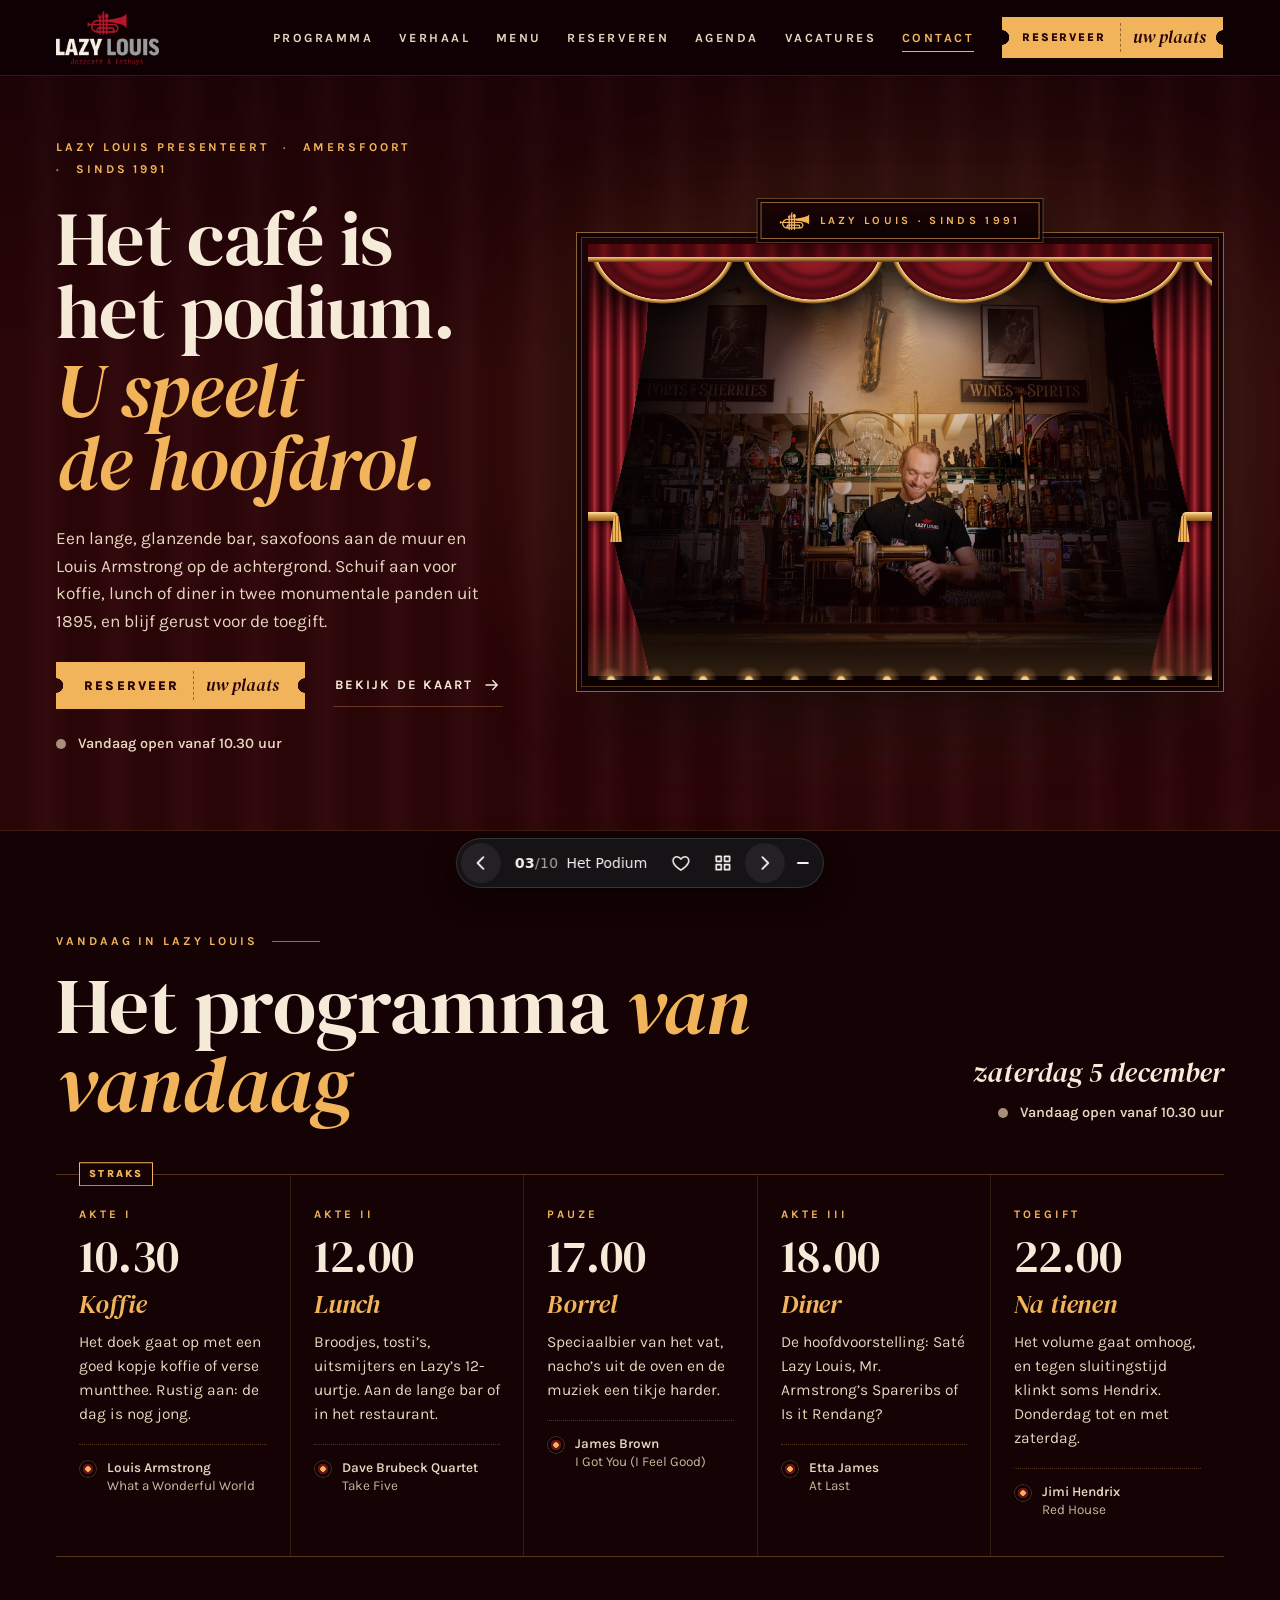
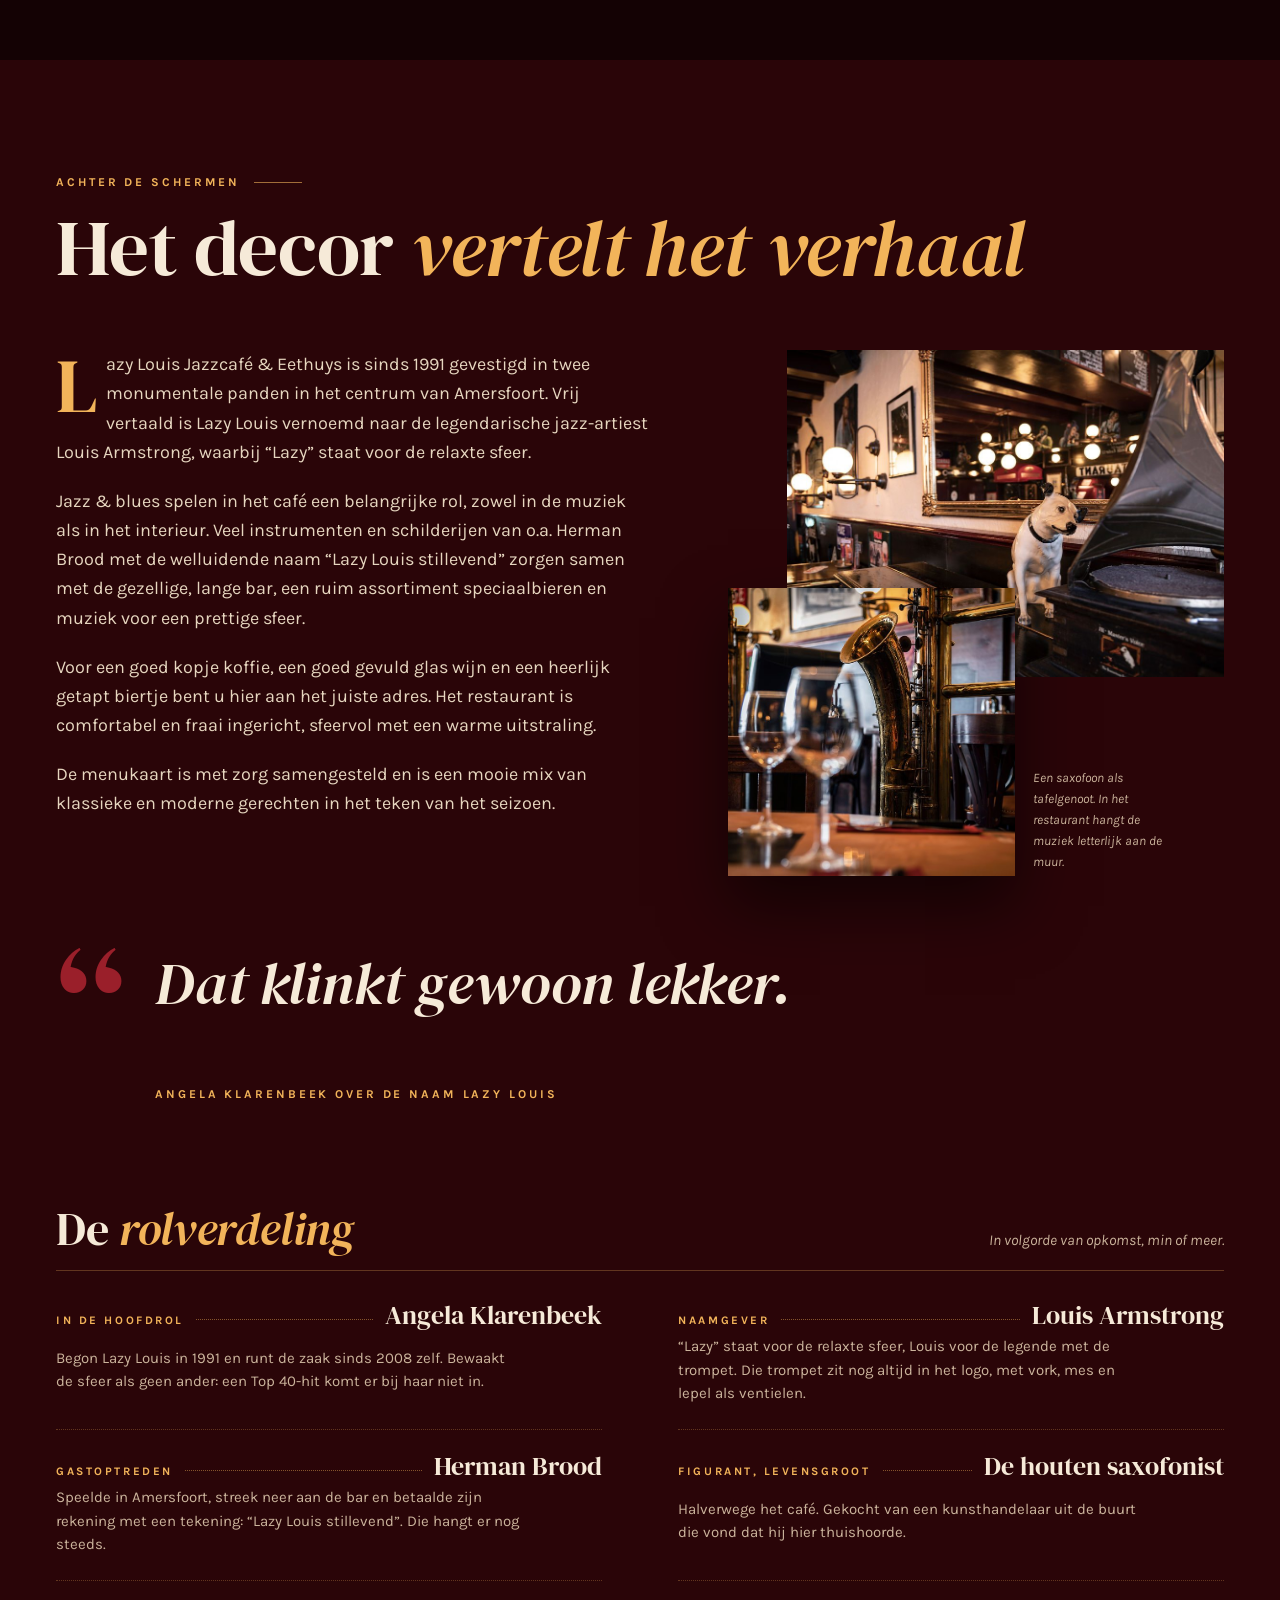
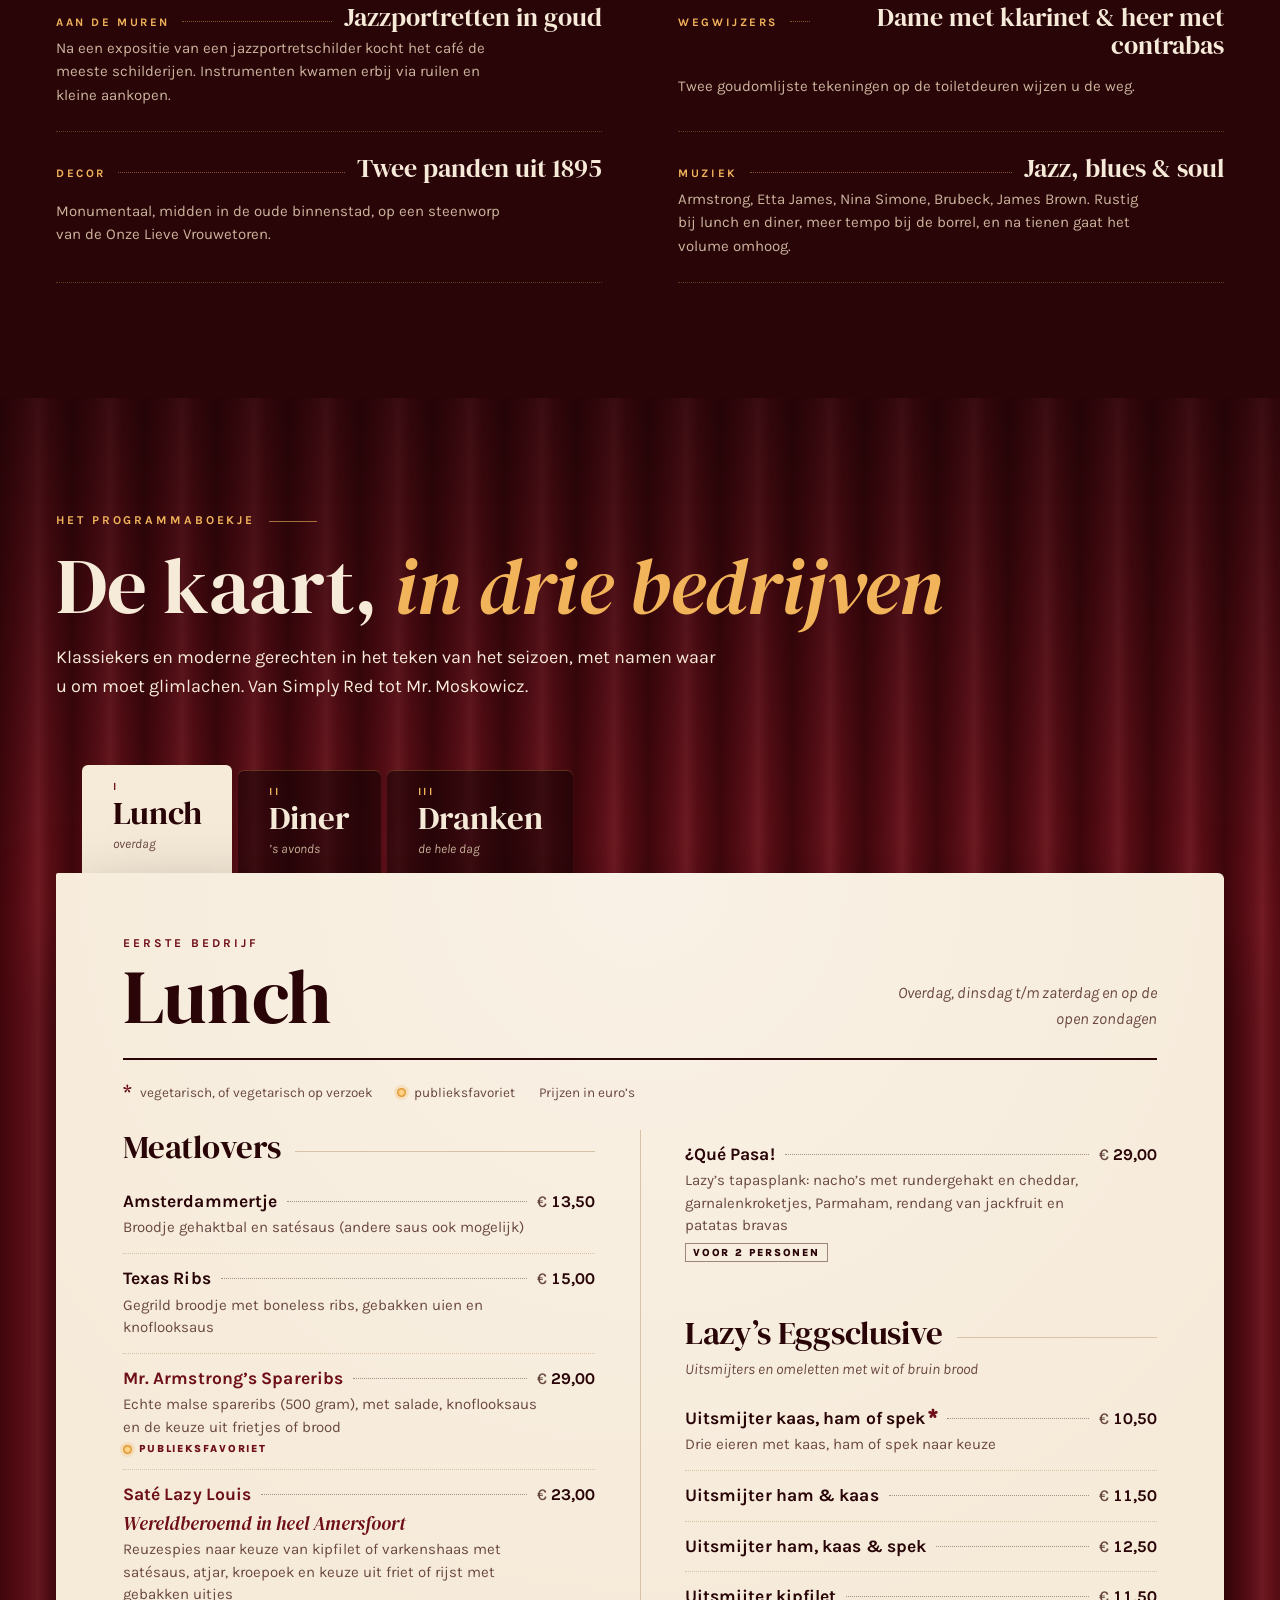
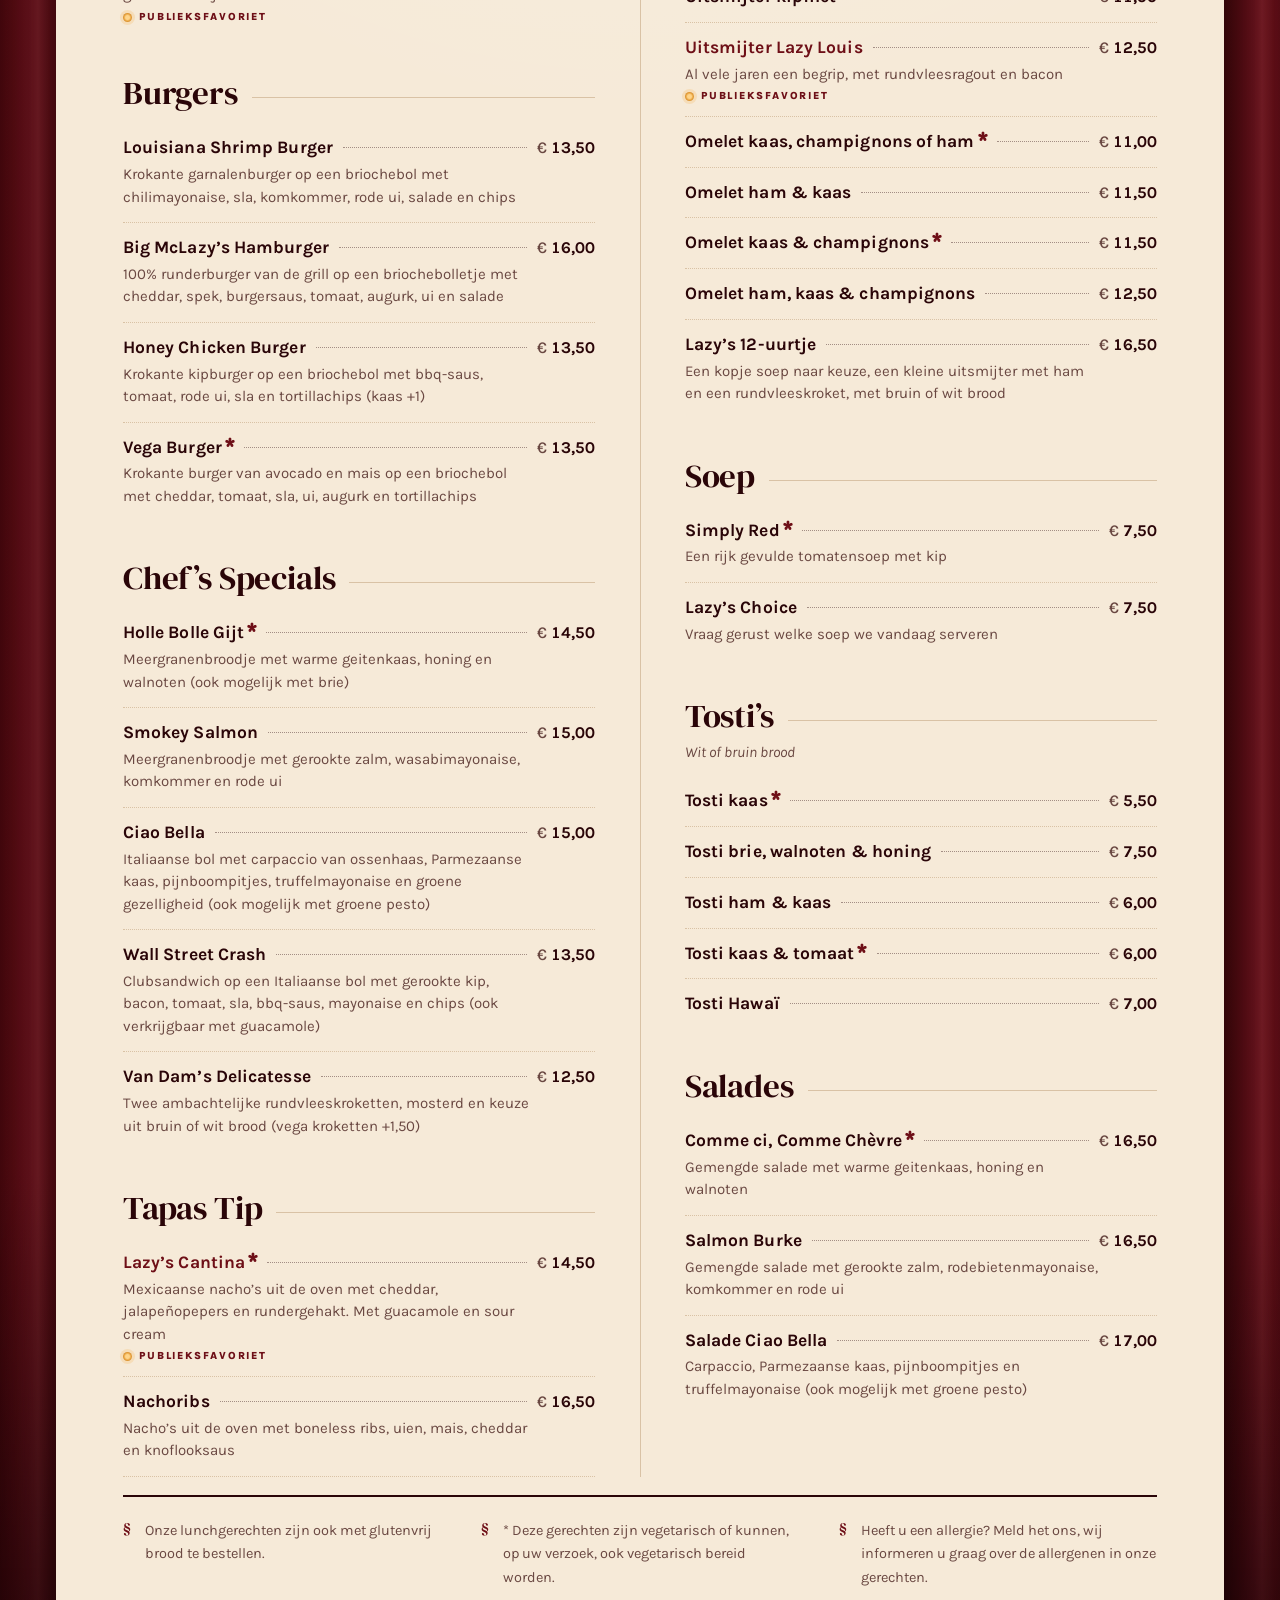
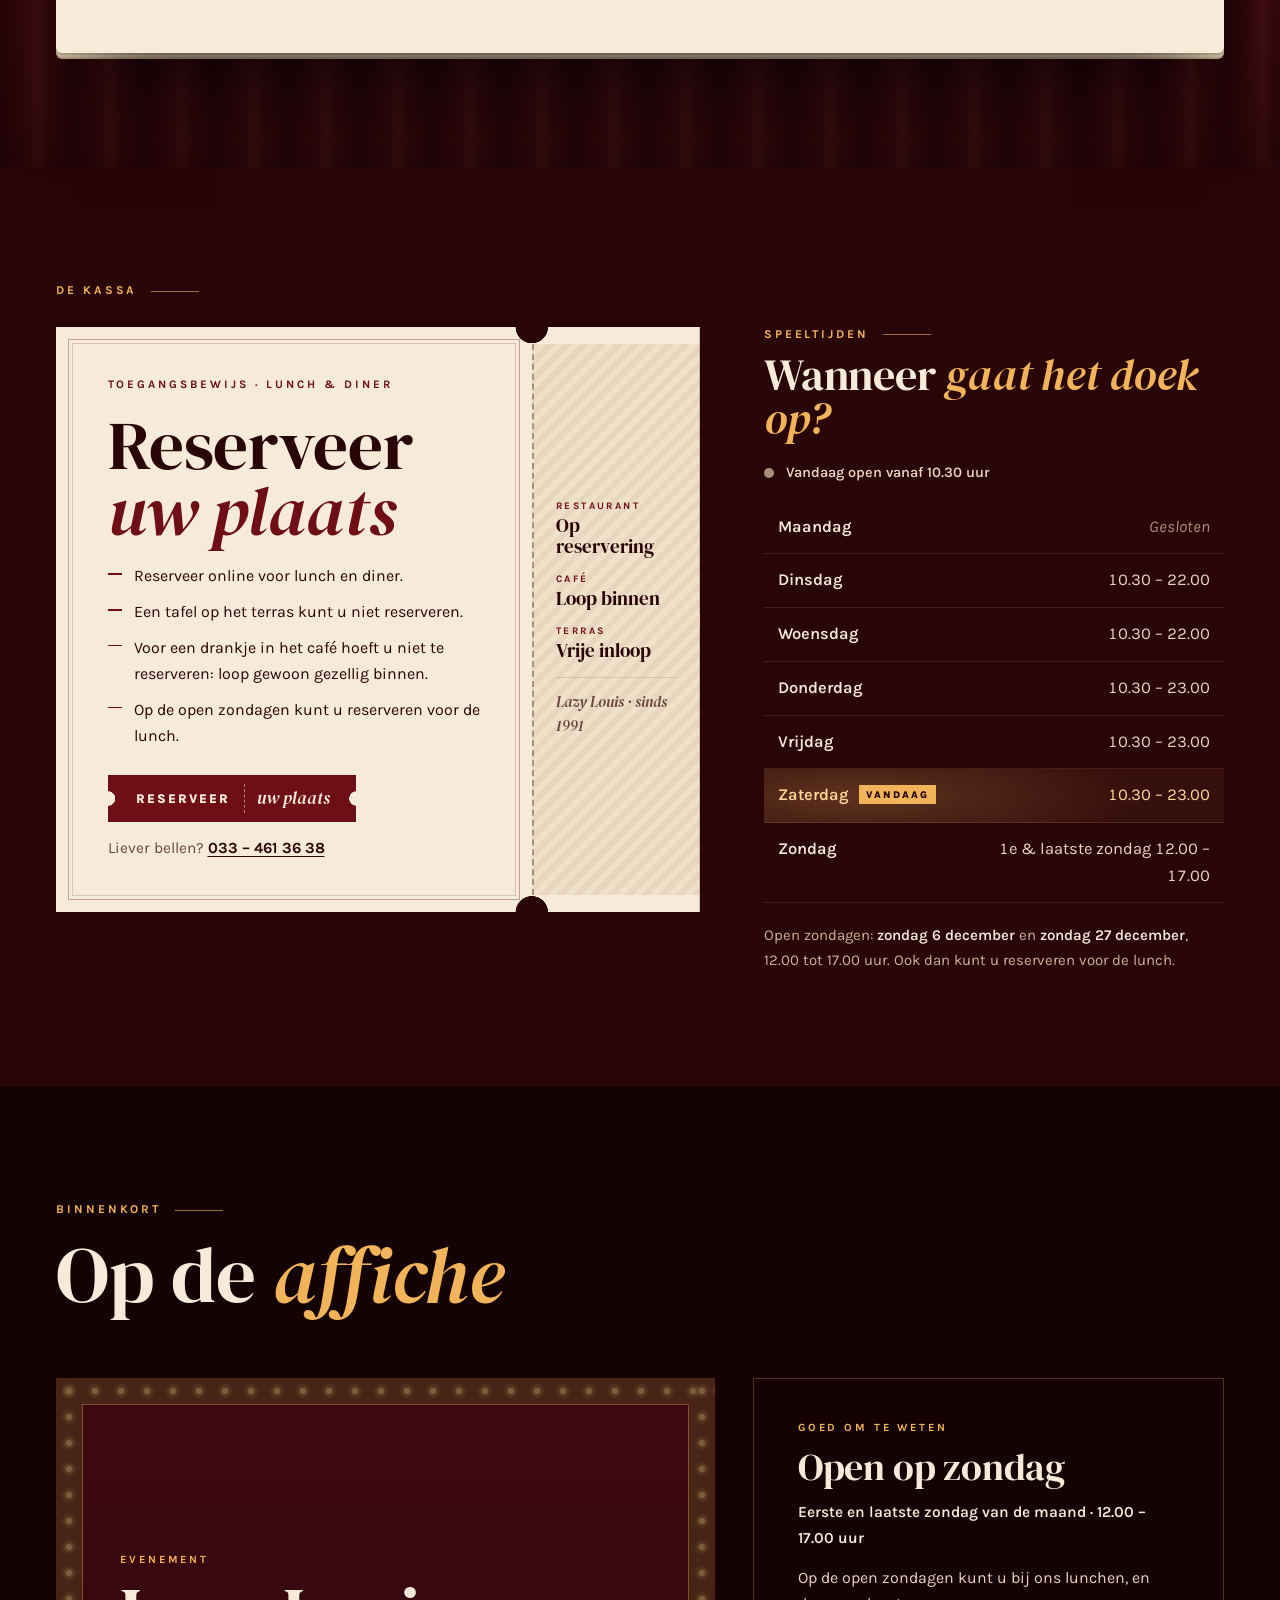
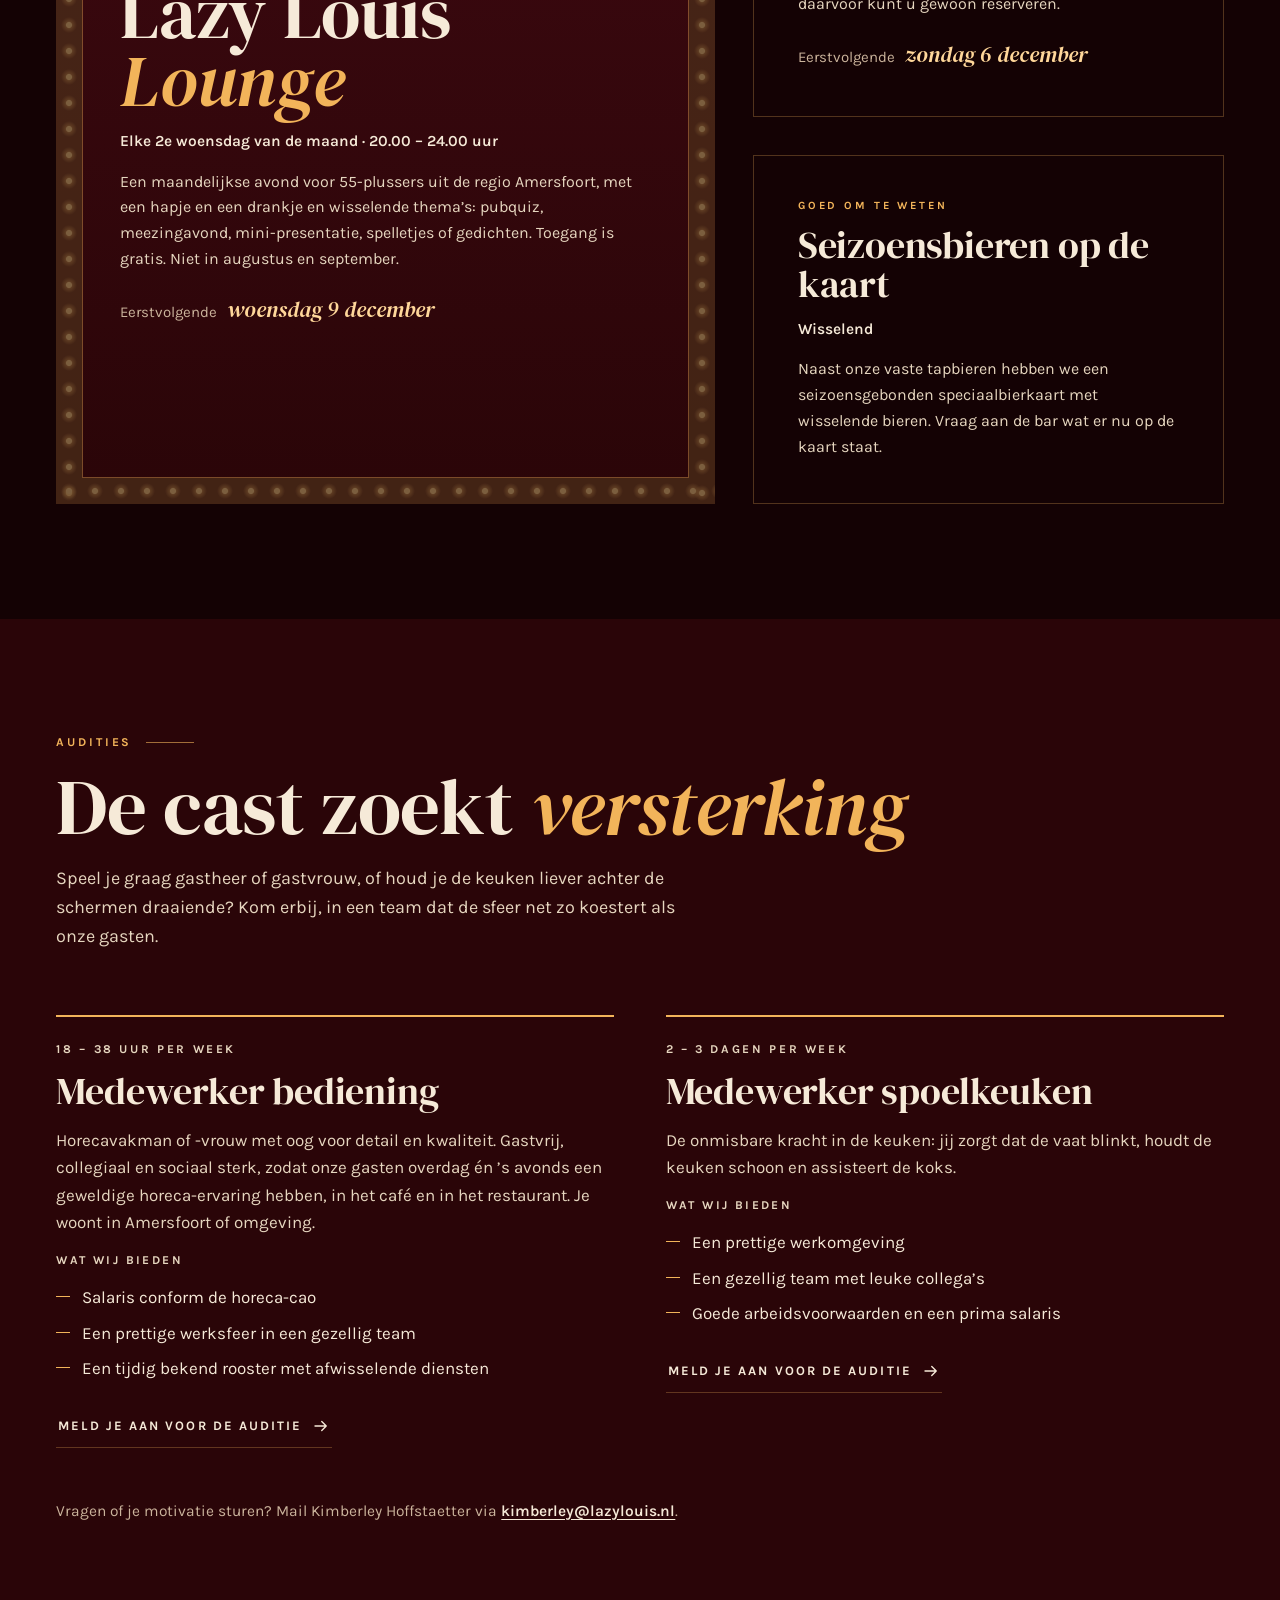
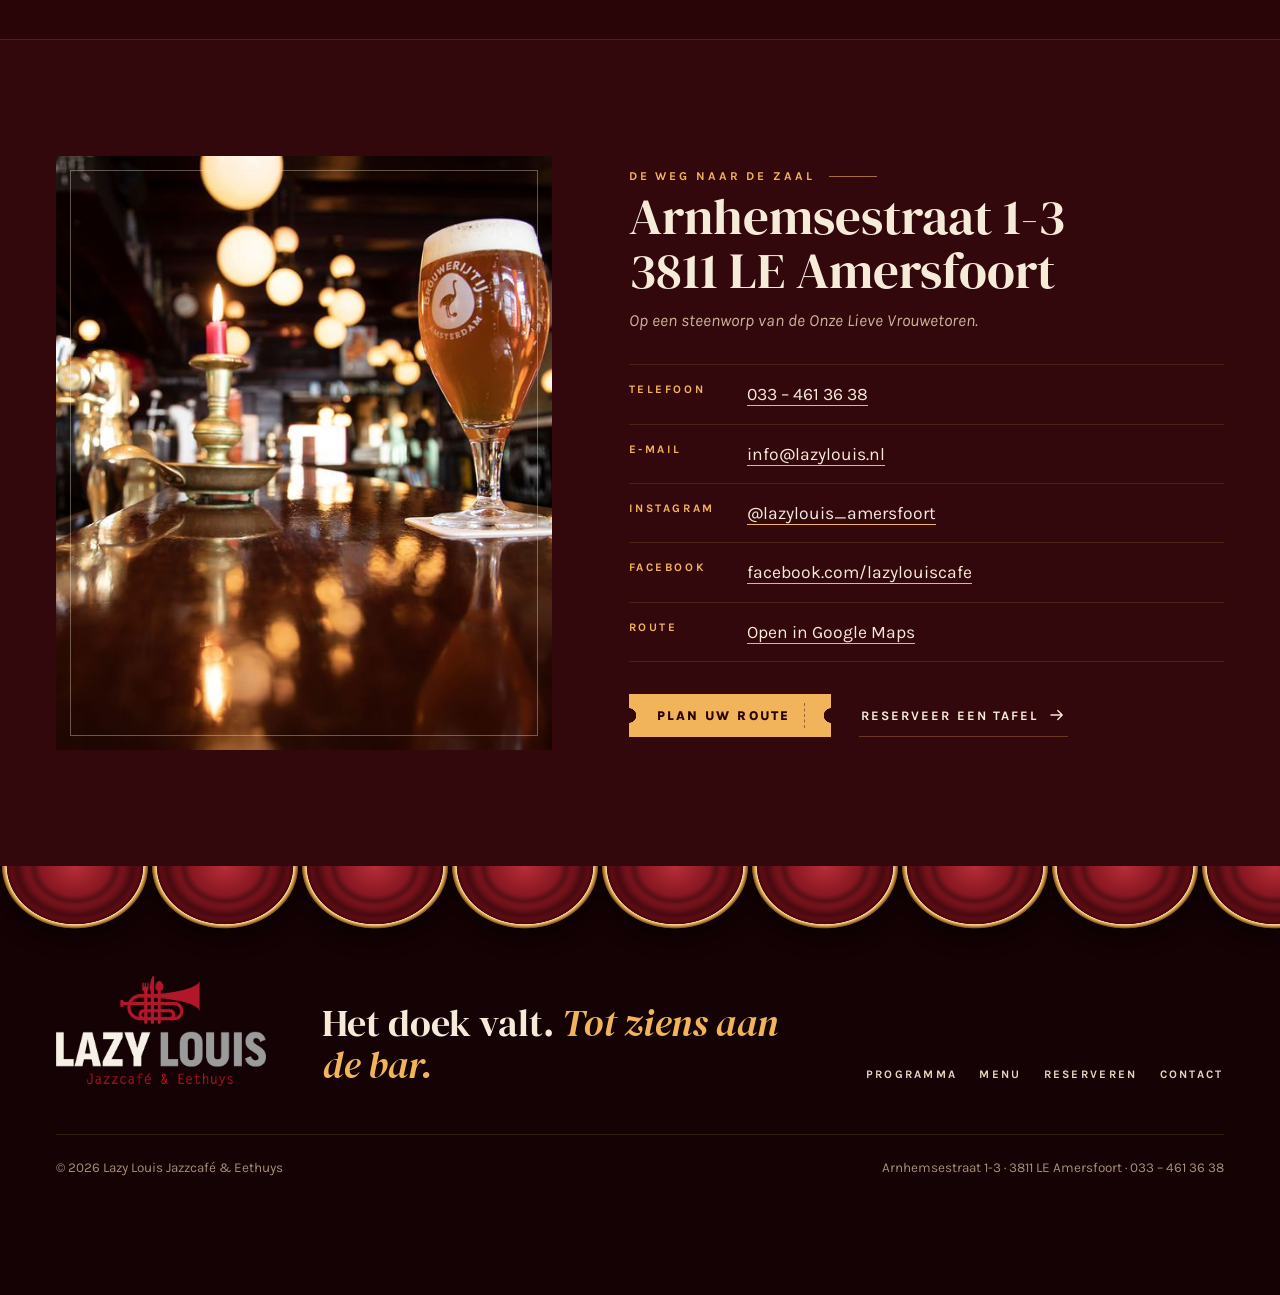
<file: 03-het-podium.html>
<!doctype html>
<html lang="nl">
<head>
<meta charset="utf-8">
<meta name="viewport" content="width=device-width, initial-scale=1">
<title>Lazy Louis · Het Podium</title>
<meta name="description" content="Lazy Louis Jazzcafé & Eethuys in Amersfoort: jazz, eten en drinken sinds 1991. Het programma van vandaag, de volledige kaart en reserveren.">
<meta name="theme-color" content="#2a0508">
<link rel="icon" href="assets/brand/trumpet.png">
<link rel="preconnect" href="https://fonts.googleapis.com">
<link rel="preconnect" href="https://fonts.gstatic.com" crossorigin>
<link rel="stylesheet" href="https://fonts.googleapis.com/css2?family=DM+Serif+Display:ital@0;1&family=Karla:ital,wght@0,400..800;1,400..600&display=swap">
<link rel="stylesheet" href="book/book.css">
<style>
/* =========================================================================
   Het Podium — het café als theater. Oxblood, fluweel, één spotlight.
   ========================================================================= */
@property --spot { syntax: "<percentage>"; inherits: true; initial-value: 24%; }

:root {
  color-scheme: dark;
  --oxblood: #2a0508;
  --oxblood-2: #33080c;
  --house: #140204;            /* de zaal als het licht uit is */
  --velvet: #6e0f17;
  --velvet-hi: #9a1f2a;
  --velvet-lo: #44080e;
  --amber: #f2b45a;
  --amber-hi: #ffd79a;
  --gold: #c8964a;
  --ivory: #f6ead8;
  --ivory-2: #e6d6bf;
  --muted: #cbb49c;
  --dim: #a88f7b;
  --paper: #f6ead8;
  --paper-2: #efe0c8;
  --paper-ink: #2a0508;
  --paper-muted: #6a4842;
  --paper-line: #d9c2a5;
  --rule: rgba(242, 180, 90, .28);
  --rule-soft: rgba(242, 180, 90, .14);

  --serif: "DM Serif Display", "Bodoni 72", Didot, "Big Caslon", Georgia, serif;
  --sans: Karla, "Gill Sans", "Gill Sans MT", "Segoe UI", "Helvetica Neue", Arial, sans-serif;

  --gutter: clamp(16px, 4.4vw, 64px);
  --max: 1320px;
  --head-h: 76px;
  --ease-curtain: cubic-bezier(.72, 0, .18, 1);
}
*, *::before, *::after { box-sizing: border-box; }
html {
  background: var(--house);
  color: var(--ivory);
  scroll-behavior: smooth;
  scroll-padding-top: calc(var(--head-h) + 16px);
  -webkit-text-size-adjust: 100%;
  text-size-adjust: 100%;
}
body {
  margin: 0;
  font: 400 17px/1.62 var(--sans);
  background: var(--house);
  color: var(--ivory);
  overflow-x: clip;
  -webkit-font-smoothing: antialiased;
  font-kerning: normal;
}
img { display: block; max-width: 100%; height: auto; }
a { color: inherit; }
button { font: inherit; color: inherit; }
h1, h2, h3, h4 { font-family: var(--serif); font-weight: 400; margin: 0; line-height: 1.02; letter-spacing: -.005em; }
p { margin: 0; }
ul, ol { margin: 0; padding: 0; list-style: none; }
em { font-style: italic; }
.sr { position: absolute !important; width: 1px; height: 1px; overflow: hidden; clip: rect(0 0 0 0); clip-path: inset(50%); white-space: nowrap; }

:focus-visible { outline: 2px solid var(--amber-hi); outline-offset: 3px; border-radius: 2px; }
.booklet :focus-visible, .ticket :focus-visible { outline-color: var(--velvet); }

.skip {
  position: absolute; left: 16px; top: -60px; z-index: 100;
  background: var(--amber); color: var(--oxblood); padding: 10px 16px; font-weight: 700; text-decoration: none;
}
.skip:focus { top: 12px; }

.wrap { width: 100%; max-width: calc(var(--max) + 2 * var(--gutter)); margin-inline: auto; padding-inline: var(--gutter); }

/* -------- programme labels: letter-spaced small caps -------- */
.label {
  font: 700 12px/1.3 var(--sans);
  letter-spacing: .24em;
  text-transform: uppercase;
  color: var(--amber);
}
.label--rule { display: flex; align-items: center; gap: 14px; }
.label--rule::after { content: ""; flex: 0 0 48px; height: 1px; background: currentColor; opacity: .6; }

.sec-head { display: grid; gap: 18px; margin-bottom: clamp(36px, 5vw, 64px); }
.sec-head h2 { font-size: clamp(42px, 6.2vw, 84px); line-height: .98; }
.sec-head h2 em { color: var(--amber); }
.sec-head p.intro { max-width: 60ch; color: var(--ivory-2); font-size: 18px; }

/* ===================== HEADER ===================== */
.top {
  position: sticky; top: 0; z-index: 50;
  height: var(--head-h);
  background: rgba(16, 2, 4, .93);
  -webkit-backdrop-filter: blur(10px);
  backdrop-filter: blur(10px);
  border-bottom: 1px solid var(--rule-soft);
}
.top__in { height: 100%; display: flex; align-items: center; gap: 28px; }
.brand { display: block; flex: 0 0 auto; border-radius: 4px; }
.brand img { height: 54px; width: auto; }
.nav { margin-left: auto; }
.nav ul { display: flex; gap: clamp(14px, 2vw, 30px); align-items: center; }
.nav a {
  display: inline-block; padding: 8px 0;
  font: 700 12.5px/1 var(--sans); letter-spacing: .2em; text-transform: uppercase;
  text-decoration: none; color: var(--ivory-2);
  background: linear-gradient(var(--amber), var(--amber)) 0 100% / 0 1px no-repeat;
  transition: color .2s, background-size .3s;
}
.nav a:hover, .nav a[aria-current="true"] { color: var(--amber); background-size: 100% 1px; }
.nav .nav__ticket { display: none; }
.nav-toggle { display: none; }

/* ticket-shaped button (notches left and right) */
.btn-ticket {
  --n: 7px;
  position: relative;
  display: inline-flex; align-items: center; gap: 12px;
  padding: 15px 26px 15px 28px;
  border: 0; cursor: pointer; text-decoration: none;
  background: var(--amber); color: var(--oxblood);
  font: 800 13px/1 var(--sans); letter-spacing: .16em; text-transform: uppercase;
  -webkit-mask: radial-gradient(circle at 0 50%, #0000 var(--n), #000 calc(var(--n) + .5px)) left / 51% 100% no-repeat,
                radial-gradient(circle at 100% 50%, #0000 var(--n), #000 calc(var(--n) + .5px)) right / 51% 100% no-repeat;
          mask: radial-gradient(circle at 0 50%, #0000 var(--n), #000 calc(var(--n) + .5px)) left / 51% 100% no-repeat,
                radial-gradient(circle at 100% 50%, #0000 var(--n), #000 calc(var(--n) + .5px)) right / 51% 100% no-repeat;
  transition: background-color .2s, transform .2s;
}
.btn-ticket::after {   /* perforation */
  content: ""; align-self: stretch; width: 0; margin: -6px 0 -6px 2px;
  border-left: 1.5px dashed rgba(42, 5, 8, .45);
  order: 1;
}
.btn-ticket .stub { order: 2; font-family: var(--serif); font-weight: 400; font-size: 17px; letter-spacing: 0; text-transform: none; font-style: italic; }
.btn-ticket:hover { background: var(--amber-hi); }
.btn-ticket:active { transform: translateY(1px); }
.btn-ticket:focus-visible { -webkit-mask: none; mask: none; outline: 2px solid var(--ivory); outline-offset: 3px; border-radius: 0; }
.btn-ticket--sm { padding: 12px 18px 12px 20px; font-size: 11.5px; }

.link-arrow {
  display: inline-flex; align-items: center; gap: 10px;
  font: 700 13px/1 var(--sans); letter-spacing: .16em; text-transform: uppercase; text-decoration: none;
  color: var(--ivory); padding: 12px 2px;
  border-bottom: 1px solid var(--rule);
}
.link-arrow svg { width: 18px; height: 18px; transition: transform .25s; }
.link-arrow:hover { color: var(--amber); border-color: var(--amber); }
.link-arrow:hover svg { transform: translateX(4px); }

/* ===================== HERO / STAGE ===================== */
.hero {
  position: relative;
  background:
    radial-gradient(60% 70% at 72% 46%, rgba(242, 180, 90, .13), rgba(242, 180, 90, 0) 70%),
    linear-gradient(180deg, rgba(0,0,0,.35), rgba(0,0,0,0) 40%),
    repeating-linear-gradient(90deg, #2a0508 0 22px, #320a0e 46px, #2a0508 70px);
  border-bottom: 1px solid var(--rule-soft);
}
.hero__in {
  display: grid;
  grid-template-columns: minmax(0, 5fr) minmax(0, 7fr);
  gap: clamp(32px, 4.5vw, 72px);
  align-items: center;
  padding-block: clamp(36px, 5vw, 72px) clamp(48px, 6vw, 88px);
}
.hero__copy { display: grid; gap: 26px; align-content: center; }
.hero__copy .label { display: flex; flex-wrap: wrap; gap: 6px 14px; }
.hero__copy .label span + span::before { content: "·"; margin-right: 14px; color: var(--dim); }
.hero h1 {
  font-size: clamp(50px, 5.9vw, 92px);
  line-height: .96;
  letter-spacing: -.012em;
  text-wrap: balance;
}
.hero h1 em { display: block; color: var(--amber); margin-top: .08em; }
.hero .lede { font-size: clamp(17px, 1.35vw, 19.5px); line-height: 1.6; color: var(--ivory-2); max-width: 44ch; }
.hero__actions { display: flex; flex-wrap: wrap; gap: 14px 28px; align-items: center; }

.live {
  display: inline-flex; align-items: center; gap: 12px;
  font: 600 14.5px/1.3 var(--sans); color: var(--ivory-2);
}
.lamp {
  width: 10px; height: 10px; border-radius: 50%; flex: 0 0 10px;
  background: var(--dim);
}
.lamp.is-open { background: var(--amber-hi); box-shadow: 0 0 0 3px rgba(242,180,90,.18), 0 0 14px 2px rgba(255, 199, 110, .75); }

/* the proscenium */
.stage { position: relative; padding-top: 30px; }
.stage__plaque {
  position: absolute; z-index: 8; top: 0; left: 50%; transform: translateX(-50%);
  display: flex; align-items: center; gap: 10px;
  padding: 9px 18px 8px;
  background: linear-gradient(180deg, #1a0306, #0e0102);
  border: 1px solid rgba(242, 180, 90, .55);
  box-shadow: 0 0 0 3px #0e0102, 0 0 0 4px rgba(242, 180, 90, .3), 0 10px 24px rgba(0,0,0,.5);
  font: 700 11px/1 var(--sans); letter-spacing: .3em; text-transform: uppercase; color: var(--amber);
  white-space: nowrap;
}
.stage__plaque i {
  width: 30px; height: 18px; display: block;
  background: var(--amber);
  -webkit-mask: url(assets/brand/trumpet.png) center / contain no-repeat;
          mask: url(assets/brand/trumpet.png) center / contain no-repeat;
}
.proscenium {
  position: relative;
  padding: 12px;
  background:
    linear-gradient(180deg, #1c0306, #0d0102);
  box-shadow:
    inset 0 0 0 1px rgba(242, 180, 90, .55),
    inset 0 0 0 5px #120203,
    inset 0 0 0 6px rgba(242, 180, 90, .28),
    0 40px 80px -20px rgba(0, 0, 0, .7),
    0 0 120px rgba(242, 180, 90, .08);
}
.scene {
  --sx: 52%; --sy: 44%;
  position: relative; overflow: hidden;
  aspect-ratio: 16 / 11.2;
  background: #070001;
  isolation: isolate;
}
.scene__img {
  position: absolute; inset: 0; width: 100%; height: 100%;
  object-fit: cover; object-position: 50% 62%;
  filter: saturate(1.06) contrast(1.06) brightness(.94);
}
.scene__tint { position: absolute; inset: 0; z-index: 1; background: #4a0a10; mix-blend-mode: multiply; opacity: .32; }
.scene__light {
  position: absolute; inset: 0; z-index: 2; pointer-events: none;
  background:
    radial-gradient(circle at var(--sx) var(--sy),
      rgba(255, 222, 168, .16) 0%,
      rgba(255, 208, 140, .05) calc(var(--spot) * .7),
      rgba(18, 2, 4, 0) var(--spot),
      rgba(18, 2, 4, .66) calc(var(--spot) + 15%),
      rgba(8, 1, 2, .93) calc(var(--spot) + 44%));
  animation: spot-focus 1.5s 1.05s cubic-bezier(.3, 0, .2, 1) both;
}
@keyframes spot-focus { from { --spot: 85%; } to { --spot: 24%; } }
.scene__glow {
  position: absolute; inset: 0; z-index: 2; pointer-events: none; mix-blend-mode: soft-light;
  background: radial-gradient(circle at var(--sx) var(--sy), rgba(255, 196, 120, .85) 0%, rgba(255, 196, 120, 0) calc(var(--spot) + 4%));
  animation: spot-focus 1.5s 1.05s cubic-bezier(.3, 0, .2, 1) both;
}
.beam { position: absolute; inset: 0; z-index: 3; pointer-events: none; filter: blur(16px); mix-blend-mode: screen; opacity: .9; animation: tie-in 1.2s 1.2s ease-out both; }
.beam i {
  position: absolute; inset: 0;
  background: linear-gradient(180deg, rgba(255, 226, 170, .26), rgba(255, 214, 150, .07) 70%, rgba(255, 214, 150, 0));
  clip-path: polygon(46% 0, 54% 0, calc(var(--sx) + 15%) var(--sy), calc(var(--sx) - 15%) var(--sy));
}

.curtain {
  position: absolute; top: 0; bottom: 0; z-index: 4;
  width: 50.6%;
  background:
    linear-gradient(180deg, rgba(0,0,0,.55) 0%, rgba(0,0,0,0) 26%, rgba(0,0,0,0) 72%, rgba(0,0,0,.5) 100%),
    repeating-linear-gradient(90deg,
      #3a060b 0px, #5a0b13 12px, #861a25 26px, #b0343d 33px, #8c1d27 40px, #5e0c14 54px, #3a060b 66px);
  animation: curtain-open 1.1s .12s var(--ease-curtain) both;
  will-change: transform;
}
.curtain--l { left: 0; transform-origin: 0 50%; box-shadow: inset -10px 0 18px -6px rgba(0,0,0,.6); }
.curtain--r { right: 0; transform-origin: 100% 50%; box-shadow: inset 10px 0 18px -6px rgba(0,0,0,.6); }
.curtain--l { --shape-open: polygon(0 0, 100% 0, 92% 22%, 66% 44%, 34% 63%, 52% 75%, 82% 89%, 100% 100%, 0 100%); }
.curtain--r { --shape-open: polygon(100% 0, 0 0, 8% 22%, 34% 44%, 66% 63%, 48% 75%, 18% 89%, 0 100%, 100% 100%); }
.curtain--l { --shape-shut: polygon(0 0, 100% 0, 100% 22%, 100% 44%, 100% 63%, 100% 75%, 100% 89%, 100% 100%, 0 100%); }
.curtain--r { --shape-shut: polygon(100% 0, 0 0, 0 22%, 0 44%, 0 63%, 0 75%, 0 89%, 0 100%, 100% 100%); }
.curtain { transform: scaleX(.2); clip-path: var(--shape-open); }
@keyframes curtain-open {
  0%   { transform: scaleX(1);   clip-path: var(--shape-shut); }
  12%  { transform: scaleX(.985); clip-path: var(--shape-shut); }
  100% { transform: scaleX(.2);  clip-path: var(--shape-open); }
}
.tieback {
  position: absolute; z-index: 5; top: 61.5%; width: 4.8%; height: 9px;
  background: linear-gradient(180deg, #ffe2a6, #d9a24f 40%, #8a5a1f);
  border-radius: 6px;
  box-shadow: 0 3px 6px rgba(0,0,0,.5);
  animation: tie-in .5s 1.05s ease-out both;
}
.tieback::after {   /* tassel */
  content: ""; position: absolute; top: 4px; width: 12px; height: 26px;
  background:
    repeating-linear-gradient(90deg, #f2b45a 0 2px, #a8702c 2px 3px);
  clip-path: polygon(30% 0, 70% 0, 100% 100%, 0 100%);
}
.tieback--l { left: 0; border-radius: 0 6px 6px 0; }
.tieback--l::after { right: -4px; }
.tieback--r { right: 0; border-radius: 6px 0 0 6px; }
.tieback--r::after { left: -4px; }
@keyframes tie-in { from { opacity: 0; } to { opacity: 1; } }

.valance, .foot::before {
  --sw: 150px;
  background:
    radial-gradient(50% 100% at 50% 0, transparent 0 90.5%, #ffd892 91.5%, #c48d3e 94.5%, #7a4f1a 97%, transparent 98%) 0 0 / var(--sw) 100% repeat-x,
    radial-gradient(50% 100% at 50% 0, transparent 0 46%, rgba(0,0,0,.3) 55%, transparent 62%, transparent 67%, rgba(0,0,0,.3) 77%, transparent 85%) 0 0 / var(--sw) 100% repeat-x,
    radial-gradient(50% 100% at 50% 0, #b72e39 0%, #8c1923 42%, #5c0b13 86%, #430810 90.5%, transparent 91%) 0 0 / var(--sw) 100% repeat-x;
}
.valance {
  position: absolute; z-index: 6; left: 0; right: 0; top: 0; height: 14%;
  min-height: 44px;
  pointer-events: none;
  filter: drop-shadow(0 10px 12px rgba(0, 0, 0, .6));
}
.valance::before {   /* the pelmet board */
  content: ""; position: absolute; left: 0; right: 0; top: 0; height: 30%;
  background:
    linear-gradient(180deg, transparent 74%, #f0c272 74%, #b07c33 88%, #5e3c12 100%),
    repeating-linear-gradient(90deg, #4a070d 0 8px, #6e0f17 16px, #4a070d 24px);
}
.footlights {
  position: absolute; z-index: 7; left: 0; right: 0; bottom: 0; height: 22px;
  background:
    radial-gradient(circle at 50% 100%, rgba(255, 214, 140, .95) 0 3px, rgba(255, 190, 100, .35) 5px, rgba(255, 180, 90, 0) 14px) 0 0 / 46px 100% repeat-x,
    linear-gradient(0deg, #0b0102 0 4px, transparent 4px);
  pointer-events: none;
}
.footlights::before {
  content: ""; position: absolute; left: 0; right: 0; bottom: 4px; height: 60px;
  background: linear-gradient(0deg, rgba(255, 190, 100, .16), rgba(255, 190, 100, 0));
}

/* ===================== PROGRAMMA ===================== */
.programma {
  background: var(--house);
  padding-block: clamp(64px, 8vw, 120px);
  position: relative;
}
.programma__head {
  display: grid; grid-template-columns: minmax(0, 1fr) auto; gap: 24px 48px; align-items: end;
  margin-bottom: clamp(32px, 4vw, 56px);
}
.programma__head h2 { font-size: clamp(42px, 6.2vw, 84px); line-height: .98; }
.programma__head h2 em { color: var(--amber); }
.programma__when { text-align: right; display: grid; gap: 8px; justify-items: end; }
.programma__date { font-family: var(--serif); font-style: italic; font-size: clamp(22px, 2.2vw, 30px); color: var(--ivory); }
.programma__note { color: var(--muted); font-size: 15px; max-width: 40ch; }

.acts { display: grid; grid-template-columns: repeat(5, minmax(0, 1fr)); border-top: 1px solid var(--rule); border-bottom: 1px solid var(--rule); }
.act { position: relative; padding: 34px clamp(16px, 1.8vw, 28px) 36px; display: grid; gap: 12px; align-content: start; }
.act + .act { border-left: 1px solid var(--rule-soft); }
.act__label { font: 700 11.5px/1 var(--sans); letter-spacing: .26em; text-transform: uppercase; color: var(--amber); }
.act__time { font-family: var(--serif); font-size: clamp(40px, 3.6vw, 56px); line-height: 1; color: var(--ivory); font-variant-numeric: lining-nums; }
.act__title { font-family: var(--serif); font-style: italic; font-size: clamp(24px, 2vw, 30px); line-height: 1.05; color: var(--amber); }
.act__text { font-size: 15.5px; line-height: 1.55; color: var(--ivory-2); }
.act__music { display: flex; gap: 10px; align-items: flex-start; font-size: 13.5px; line-height: 1.4; color: var(--muted); margin-top: 6px; padding-top: 14px; border-top: 1px dotted var(--rule); }
.act__music .rec {
  flex: 0 0 18px; width: 18px; height: 18px; border-radius: 50%; margin-top: 1px;
  background:
    radial-gradient(circle, var(--amber) 0 2.5px, #6e0f17 3px 5px, #0b0102 5.5px),
    #0b0102;
  box-shadow: inset 0 0 0 1px rgba(242,180,90,.3);
}
.act__music b { display: block; color: var(--ivory-2); font-weight: 600; }
.act__flag {
  position: absolute; top: -1px; left: clamp(16px, 1.8vw, 28px);
  transform: translateY(-50%);
  font: 800 10.5px/1 var(--sans); letter-spacing: .2em; text-transform: uppercase;
  padding: 7px 10px 6px; background: var(--amber); color: var(--oxblood);
  display: none;
}
.act.is-now { background: radial-gradient(110% 70% at 50% 0%, rgba(242, 180, 90, .2), rgba(242, 180, 90, 0) 75%); }
.act.is-now .act__flag { display: block; }
.act.is-now .act__time { color: var(--amber-hi); text-shadow: 0 0 28px rgba(255, 200, 120, .35); }
.act.is-next .act__flag { display: block; background: transparent; color: var(--amber); box-shadow: inset 0 0 0 1px var(--amber); background: var(--house); }
.act.is-off .act__time, .act.is-off .act__title { color: var(--dim); }
.act.is-off .act__label { color: var(--dim); }
.act.is-off .act__flag { display: block; background: var(--house); color: var(--muted); box-shadow: inset 0 0 0 1px var(--dim); }
.act.is-past .act__time { color: var(--muted); }

/* ===================== VERHAAL ===================== */
.verhaal { padding-block: clamp(72px, 9vw, 140px); background: var(--oxblood); }
.verhaal__grid { display: grid; grid-template-columns: minmax(0, 6fr) minmax(0, 5fr); gap: clamp(36px, 6vw, 96px); align-items: start; }
.verhaal__text { display: grid; gap: 20px; font-size: 18px; color: var(--ivory-2); max-width: 62ch; }
.verhaal__text p:first-child::first-letter {
  font-family: var(--serif); float: left; font-size: 4.3em; line-height: .8; margin: .06em .1em 0 0; color: var(--amber);
}
.verhaal__figs { position: relative; display: grid; gap: 0; }
.fig { position: relative; margin: 0; }
.fig img { width: 100%; aspect-ratio: 4 / 3; object-fit: cover; }
.fig--a { width: 88%; margin-left: auto; }
.fig--a::before { content: ""; position: absolute; inset: -12px 12px 12px -12px; border: 1px solid var(--rule); z-index: -1; }
.fig--b { width: 58%; margin-top: -18%; position: relative; z-index: 2; box-shadow: 0 30px 60px rgba(0,0,0,.55); }
.fig--b img { aspect-ratio: 1 / 1; object-position: 45% 50%; }
.fig figcaption { font-size: 13px; color: var(--muted); padding-top: 10px; font-style: italic; }
.fig--b figcaption { position: absolute; left: 100%; bottom: 0; width: 22ch; padding: 0 0 4px 18px; }

.quote {
  margin: clamp(48px, 6vw, 88px) 0 0;
  display: grid; grid-template-columns: auto minmax(0, 1fr); gap: 0 28px; align-items: start;
}
.quote__mark { font-family: var(--serif); font-size: clamp(110px, 13vw, 190px); line-height: .7; color: var(--velvet-hi); }
.quote blockquote { margin: 0; font-family: var(--serif); font-style: italic; font-size: clamp(36px, 4.6vw, 66px); line-height: 1.04; color: var(--ivory); }
.quote figcaption { grid-column: 2; margin-top: 18px; }

/* cast list — de rolverdeling */
.cast { margin-top: clamp(64px, 8vw, 112px); }
.cast__head { display: flex; align-items: baseline; justify-content: space-between; gap: 24px; flex-wrap: wrap; border-bottom: 1px solid var(--rule); padding-bottom: 18px; margin-bottom: 8px; }
.cast__head h3 { font-size: clamp(32px, 3.6vw, 48px); }
.cast__head h3 em { color: var(--amber); }
.cast__head p { color: var(--muted); font-size: 15px; font-style: italic; }
.cast__list { display: grid; grid-template-columns: repeat(2, minmax(0, 1fr)); column-gap: clamp(32px, 6vw, 96px); }
.role { display: grid; gap: 6px; padding: 22px 0 24px; border-bottom: 1px dotted var(--rule); }
.role__line { display: flex; align-items: baseline; gap: 12px; }
.role__part { font: 700 11.5px/1.2 var(--sans); letter-spacing: .22em; text-transform: uppercase; color: var(--amber); flex: 0 0 auto; }
.role__dots { flex: 1 1 auto; min-width: 20px; border-bottom: 1.5px dotted rgba(242, 180, 90, .45); transform: translateY(-4px); }
.role__name { font-family: var(--serif); font-size: clamp(22px, 2vw, 28px); line-height: 1.1; text-align: right; color: var(--ivory); flex: 0 1 auto; }
.role__note { font-size: 15px; line-height: 1.55; color: var(--muted); max-width: 52ch; }

/* ===================== MENU / PROGRAMMABOEKJE ===================== */
.menu {
  position: relative;
  padding-block: clamp(72px, 9vw, 130px);
  background:
    linear-gradient(180deg, rgba(10, 1, 2, .6), rgba(10, 1, 2, .1) 18%, rgba(10, 1, 2, .1) 80%, rgba(10, 1, 2, .7)),
    repeating-linear-gradient(90deg, #4a080e 0px, #5d0c14 14px, #741520 30px, #84202a 38px, #6a1019 50px, #4a080e 72px);
}
.menu .sec-head p.intro { color: var(--ivory); }
.tabs { display: flex; gap: 6px; align-items: flex-end; padding-left: clamp(0px, 2vw, 32px); }
.tab {
  position: relative; cursor: pointer; border: 0;
  display: grid; gap: 4px; text-align: left;
  padding: 16px clamp(16px, 2.4vw, 34px) 14px;
  background: rgba(20, 2, 4, .55);
  color: var(--ivory);
  border-radius: 6px 6px 0 0;
  box-shadow: inset 0 1px 0 rgba(242,180,90,.25);
  transition: background-color .2s, color .2s;
}
.tab__num { font: 700 11px/1 var(--sans); letter-spacing: .26em; text-transform: uppercase; color: var(--amber); }
.tab__name { font-family: var(--serif); font-size: clamp(24px, 2.6vw, 34px); line-height: 1; }
.tab__sub { font-size: 13px; color: var(--muted); font-style: italic; }
.tab:hover { background: rgba(20, 2, 4, .8); }
.tab[aria-selected="true"] { background: var(--paper); color: var(--paper-ink); padding-bottom: 20px; margin-bottom: -1px; box-shadow: none; }
.tab[aria-selected="true"] .tab__num { color: var(--velvet); }
.tab[aria-selected="true"] .tab__sub { color: var(--paper-muted); }
.tab:focus-visible { outline: 2px solid var(--amber-hi); outline-offset: 2px; }

.booklet {
  position: relative;
  background:
    radial-gradient(120% 60% at 50% 0%, rgba(255,255,255,.35), rgba(255,255,255,0) 60%),
    var(--paper);
  color: var(--paper-ink);
  border-radius: 2px 6px 6px 6px;
  box-shadow: 0 40px 90px -20px rgba(0,0,0,.75), 0 2px 0 #d8c09f, 0 4px 0 #ead9be, 0 6px 0 #d3b996;
  padding: clamp(28px, 5vw, 76px) clamp(20px, 5.2vw, 80px) clamp(32px, 5vw, 72px);
}
.panel[hidden] { display: none; }
.panel__head { display: grid; grid-template-columns: minmax(0, 1fr) auto; gap: 18px 40px; align-items: end; padding-bottom: 26px; border-bottom: 2px solid var(--paper-ink); margin-bottom: 8px; }
.panel__act { font: 700 12px/1 var(--sans); letter-spacing: .26em; text-transform: uppercase; color: var(--velvet); margin-bottom: 12px; }
.panel__title { font-size: clamp(46px, 6vw, 80px); line-height: .92; }
.panel__title em { color: var(--velvet); }
.panel__served { font-style: italic; color: var(--paper-muted); font-size: 16px; text-align: right; max-width: 30ch; }
.legend { display: flex; flex-wrap: wrap; gap: 8px 24px; padding: 14px 0 0; font-size: 13.5px; color: var(--paper-muted); }
.legend span { display: inline-flex; align-items: center; gap: 8px; }
.legend .k-veg { font-family: var(--serif); font-size: 20px; color: var(--velvet); line-height: 1; }

.panel__body {
  column-count: 2; column-gap: clamp(48px, 7vw, 112px);
  column-rule: 1px solid var(--paper-line);
  padding-top: 26px;
}
.msec { margin: 0 0 40px; }
.msec__title { font-size: clamp(28px, 2.6vw, 36px); line-height: 1.05; display: flex; align-items: baseline; gap: 14px; break-after: avoid; }
.msec__title::after { content: ""; flex: 1; height: 1px; background: var(--paper-line); transform: translateY(-6px); }
.msec__intro { font-style: italic; color: var(--paper-muted); font-size: 15px; margin-top: 6px; break-after: avoid; }
.msec__list { margin-top: 12px; }
.mi { break-inside: avoid; padding: 13px 0 14px; border-bottom: 1px dotted var(--paper-line); }
.mi:last-child { border-bottom: 0; }
.mi__row { display: flex; align-items: baseline; gap: 10px; }
.mi__name { font: 700 17.5px/1.3 var(--sans); color: var(--paper-ink); letter-spacing: .005em; }
.mi__veg { font-family: var(--serif); color: var(--velvet); font-size: 21px; line-height: 0; margin-left: 3px; position: relative; top: 2px; }
.mi__lead { flex: 1 1 auto; min-width: 16px; border-bottom: 1.5px dotted rgba(42, 5, 8, .4); transform: translateY(-5px); }
.mi__price { font: 700 16.5px/1.3 var(--sans); font-variant-numeric: tabular-nums lining-nums; white-space: nowrap; color: var(--paper-ink); }
.mi__cur { font-weight: 500; color: var(--paper-muted); }
.mi__meta { display: flex; flex-wrap: wrap; gap: 6px 12px; margin-top: 6px; }
.mi__fav, .mi__for2 {
  display: inline-flex; align-items: center; gap: 7px;
  font: 800 10.5px/1 var(--sans); letter-spacing: .18em; text-transform: uppercase;
}
.mi__fav { color: var(--velvet); }
.mi__fav::before { content: ""; width: 9px; height: 9px; border-radius: 50%; background: radial-gradient(circle, #ffd58a 0 30%, #e39a33 60%, #b06a14); box-shadow: 0 0 0 3px rgba(242, 180, 90, .25); }
.mi__for2 { color: var(--paper-ink); padding: 4px 7px 3px; border: 1px solid rgba(42, 5, 8, .45); }
.mi__tag { font-family: var(--serif); font-style: italic; font-size: 19px; line-height: 1.2; color: var(--velvet); margin-top: 6px; }
.mi__desc { font-size: 15px; line-height: 1.5; color: var(--paper-muted); margin-top: 4px; max-width: 46ch; }
.mi__extras { margin-top: 8px; display: grid; gap: 4px; }
.mi__extras li { display: flex; align-items: baseline; gap: 10px; font-size: 14.5px; color: var(--paper-ink); }
.mi__extras li::before { content: "+"; color: var(--velvet); font-weight: 700; }
.mi__extras .mi__lead { border-bottom-width: 1px; }
.mi.is-sig .mi__name { color: var(--velvet); }

.notes {
  margin-top: 18px; padding-top: 22px; border-top: 2px solid var(--paper-ink);
  display: grid; grid-template-columns: repeat(auto-fit, minmax(240px, 1fr)); gap: 14px 40px;
  font-size: 14.5px; color: var(--paper-muted);
}
.notes li { position: relative; padding-left: 22px; }
.notes li::before { content: "§"; position: absolute; left: 0; top: -1px; font-family: var(--serif); color: var(--velvet); }

/* ===================== RESERVEREN + SPEELTIJDEN ===================== */
.kassa { padding-block: clamp(72px, 9vw, 130px); background: var(--oxblood); }
.kassa__grid { display: grid; grid-template-columns: minmax(0, 7fr) minmax(0, 5fr); gap: clamp(36px, 5vw, 80px); align-items: start; }

.ticket {
  --hole: 16px;
  position: relative;
  display: grid; grid-template-columns: minmax(0, 1fr) 168px;
  background: var(--paper); color: var(--paper-ink);
  filter: drop-shadow(0 30px 40px rgba(0,0,0,.45));
  -webkit-mask:
    radial-gradient(circle at calc(100% - 168px) 0, #0000 var(--hole), #000 calc(var(--hole) + .5px)) top / 100% 51% no-repeat,
    radial-gradient(circle at calc(100% - 168px) 100%, #0000 var(--hole), #000 calc(var(--hole) + .5px)) bottom / 100% 51% no-repeat;
          mask:
    radial-gradient(circle at calc(100% - 168px) 0, #0000 var(--hole), #000 calc(var(--hole) + .5px)) top / 100% 51% no-repeat,
    radial-gradient(circle at calc(100% - 168px) 100%, #0000 var(--hole), #000 calc(var(--hole) + .5px)) bottom / 100% 51% no-repeat;
}
.ticket__main { padding: clamp(28px, 4vw, 52px); display: grid; gap: 20px; position: relative; }
.ticket__main::before {
  content: ""; position: absolute; inset: 12px; pointer-events: none;
  border: 1px solid rgba(110, 15, 23, .35);
  box-shadow: inset 0 0 0 3px var(--paper), inset 0 0 0 4px rgba(110, 15, 23, .18);
}
.ticket .t-label { font: 700 11.5px/1.2 var(--sans); letter-spacing: .26em; text-transform: uppercase; color: var(--velvet); }
.ticket h2 { font-size: clamp(42px, 5.4vw, 72px); line-height: .95; }
.ticket h2 em { color: var(--velvet); }
.ticket__lines { display: grid; gap: 10px; font-size: 16px; color: var(--paper-ink); max-width: 52ch; }
.ticket__lines li { position: relative; padding-left: 26px; }
.ticket__lines li::before { content: ""; position: absolute; left: 0; top: .62em; width: 14px; height: 1.5px; background: var(--velvet); }
.ticket__act { display: flex; flex-wrap: wrap; gap: 14px 26px; align-items: center; margin-top: 6px; }
.ticket .btn-ticket { background: var(--velvet); color: var(--paper); }
.ticket .btn-ticket::after { border-color: rgba(246, 234, 216, .5); }
.ticket .btn-ticket:hover { background: #8a1520; }
.ticket .btn-ticket:focus-visible { outline-color: var(--velvet); }
.phone-line { font-size: 15.5px; color: var(--paper-muted); }
.phone-line a { color: var(--paper-ink); font-weight: 700; text-decoration-thickness: 1px; text-underline-offset: 3px; white-space: nowrap; }
.ticket__stub {
  position: relative;
  border-left: 2px dashed rgba(42, 5, 8, .35);
  padding: 30px 22px; display: grid; gap: 16px; align-content: center;
  background:
    repeating-linear-gradient(-45deg, rgba(110, 15, 23, .05) 0 6px, transparent 6px 12px),
    var(--paper-2);
}
.stub-field { display: grid; gap: 3px; }
.stub-field dt { font: 700 10px/1.2 var(--sans); letter-spacing: .24em; text-transform: uppercase; color: var(--velvet); }
.stub-field dd { margin: 0; font-family: var(--serif); font-size: 19px; line-height: 1.1; }
.stub-no { font-family: var(--serif); font-style: italic; font-size: 15px; color: var(--paper-muted); border-top: 1px solid var(--paper-line); padding-top: 12px; }

.hours h3 { font-size: clamp(34px, 3.4vw, 46px); margin: 10px 0 18px; }
.hours h3 em { color: var(--amber); }
.hours .live { margin-bottom: 18px; }
.hours table { width: 100%; border-collapse: collapse; font-size: 16.5px; }
.hours th, .hours td { text-align: left; padding: 13px 14px; border-bottom: 1px solid var(--rule-soft); font-weight: 400; vertical-align: baseline; }
.hours th { font-weight: 600; color: var(--ivory); white-space: nowrap; }
.hours td { text-align: right; color: var(--ivory-2); font-variant-numeric: tabular-nums; }
.hours tr.is-closed td { color: var(--dim); font-style: italic; }
.hours tr.is-today { background: radial-gradient(90% 160% at 20% 50%, rgba(242, 180, 90, .26), rgba(242, 180, 90, .06) 70%); }
.hours tr.is-today th, .hours tr.is-today td { color: var(--amber-hi); }
.hours tr.is-today th::after { content: "vandaag"; margin-left: 10px; font: 800 10px/1 var(--sans); letter-spacing: .2em; text-transform: uppercase; color: var(--oxblood); background: var(--amber); padding: 4px 7px 3px; vertical-align: 2px; }
.sundays { margin-top: 20px; font-size: 15px; color: var(--muted); }
.sundays strong { color: var(--ivory); font-weight: 600; }

/* ===================== AGENDA / AFFICHE ===================== */
.agenda { padding-block: clamp(72px, 9vw, 130px); background: var(--house); }
.bills { display: grid; grid-template-columns: minmax(0, 7fr) minmax(0, 5fr); gap: clamp(24px, 3vw, 40px); }
.bills__side { display: grid; gap: clamp(24px, 3vw, 40px); }
.bill { position: relative; padding: clamp(26px, 3.4vw, 44px); border: 1px solid var(--rule); display: grid; gap: 14px; align-content: start; }
.bill__kind { font: 700 11px/1 var(--sans); letter-spacing: .26em; text-transform: uppercase; color: var(--amber); }
.bill h3 { font-size: clamp(30px, 3vw, 42px); }
.bill__when { font-weight: 600; color: var(--ivory); font-size: 15.5px; }
.bill__text { color: var(--ivory-2); font-size: 16px; max-width: 54ch; }
.bill__next { display: inline-flex; align-items: baseline; gap: 10px; flex-wrap: wrap; margin-top: 6px; font-size: 15px; color: var(--muted); }
.bill__next strong { font-family: var(--serif); font-weight: 400; font-style: italic; font-size: 22px; color: var(--amber-hi); }
/* marquee: the featured bill is framed by little bulbs */
.bill--marquee {
  border: 0;
  padding: clamp(40px, 5vw, 68px);
  background:
    radial-gradient(circle, #ffe0a3 0 2.6px, rgba(255, 196, 110, .45) 3.6px, rgba(255, 190, 100, 0) 8px) 0 0 / 26px 26px repeat-x,
    radial-gradient(circle, #ffe0a3 0 2.6px, rgba(255, 196, 110, .45) 3.6px, rgba(255, 190, 100, 0) 8px) 0 100% / 26px 26px repeat-x,
    radial-gradient(circle, #ffe0a3 0 2.6px, rgba(255, 196, 110, .45) 3.6px, rgba(255, 190, 100, 0) 8px) 0 0 / 26px 26px repeat-y,
    radial-gradient(circle, #ffe0a3 0 2.6px, rgba(255, 196, 110, .45) 3.6px, rgba(255, 190, 100, 0) 8px) 100% 0 / 26px 26px repeat-y,
    linear-gradient(180deg, #3d0910, #2a0508);
  box-shadow: inset 0 0 0 26px rgba(20, 2, 4, .55), inset 0 0 0 27px rgba(242, 180, 90, .4);
}
.bill--marquee { align-content: center; }
.bill--marquee h3 { font-size: clamp(44px, 5.6vw, 80px); line-height: .95; }
.bill--marquee h3 em { color: var(--amber); display: block; }

/* ===================== VACATURES / AUDITIES ===================== */
.audities { padding-block: clamp(72px, 9vw, 130px); background: var(--oxblood); }
.jobs { display: grid; grid-template-columns: repeat(2, minmax(0, 1fr)); gap: clamp(28px, 4vw, 64px); }
.job { display: grid; gap: 16px; align-content: start; padding-top: 26px; border-top: 2px solid var(--amber); }
.job h3 { font-size: clamp(30px, 3vw, 42px); }
.job__hours { font: 700 12px/1 var(--sans); letter-spacing: .22em; text-transform: uppercase; color: var(--amber); }
.job p { color: var(--ivory-2); }
.job ul { display: grid; gap: 8px; }
.job li { position: relative; padding-left: 26px; color: var(--ivory); }
.job li::before { content: ""; position: absolute; left: 0; top: .7em; width: 14px; height: 1px; background: var(--amber); }
.job .link-arrow { justify-self: start; margin-top: 6px; }
.audities__contact { margin-top: clamp(32px, 4vw, 52px); color: var(--muted); font-size: 15.5px; }
.audities__contact a { color: var(--ivory); font-weight: 600; text-underline-offset: 3px; }

/* ===================== CONTACT ===================== */
.contact { padding-block: clamp(72px, 9vw, 130px); background: var(--oxblood-2); border-top: 1px solid var(--rule-soft); }
.contact__grid { display: grid; grid-template-columns: minmax(0, 5fr) minmax(0, 6fr); gap: clamp(36px, 6vw, 96px); align-items: center; }
.contact__photo { position: relative; }
.contact__photo img { width: 100%; aspect-ratio: 5 / 6; object-fit: cover; object-position: 68% 50%; }
.contact__photo::after { content: ""; position: absolute; inset: 14px; border: 1px solid rgba(246, 234, 216, .35); pointer-events: none; }
.address { font-family: var(--serif); font-size: clamp(34px, 4vw, 56px); line-height: 1.04; margin: 6px 0 10px; font-style: normal; }
.address span { display: block; }
.near { color: var(--muted); font-style: italic; margin-bottom: 30px; }
.cdl { display: grid; grid-template-columns: max-content minmax(0, 1fr); gap: 0; border-top: 1px solid var(--rule-soft); }
.cdl dt, .cdl dd { padding: 15px 0; border-bottom: 1px solid var(--rule-soft); margin: 0; }
.cdl dt { font: 700 11.5px/1.6 var(--sans); letter-spacing: .22em; text-transform: uppercase; color: var(--amber); padding-right: 32px; }
.cdl dd { font-size: 17.5px; overflow-wrap: anywhere; }
.cdl a { text-decoration: none; background: linear-gradient(var(--amber), var(--amber)) 0 100% / 100% 1px no-repeat; padding-bottom: 2px; }
.cdl a:hover { color: var(--amber); }
.contact__actions { display: flex; flex-wrap: wrap; gap: 16px 28px; align-items: center; margin-top: 32px; }

/* ===================== FOOTER ===================== */
.foot { position: relative; background: var(--house); padding: 110px 0 40px; overflow: hidden; }
.foot::before {  /* the curtain comes down: a valance on top of the footer */
  content: ""; position: absolute; left: 0; right: 0; top: 0; height: 64px;
  filter: drop-shadow(0 8px 10px rgba(0, 0, 0, .5));
}
.foot__in { display: grid; grid-template-columns: auto minmax(0, 1fr) auto; gap: 32px 56px; align-items: end; }
.foot__logo img { width: 210px; }
.foot__bye { font-family: var(--serif); font-size: clamp(28px, 3vw, 40px); line-height: 1.1; }
.foot__bye em { color: var(--amber); }
.foot nav ul { display: flex; flex-wrap: wrap; gap: 10px 22px; }
.foot nav a { font: 700 11.5px/1 var(--sans); letter-spacing: .2em; text-transform: uppercase; text-decoration: none; color: var(--ivory-2); }
.foot nav a:hover { color: var(--amber); }
.foot__legal { margin-top: 48px; padding-top: 22px; border-top: 1px solid var(--rule-soft); display: flex; flex-wrap: wrap; gap: 8px 24px; justify-content: space-between; font-size: 13.5px; color: var(--dim); }

/* ===================== DIALOG ===================== */
.dlg {
  width: min(640px, calc(100vw - 24px));
  max-height: calc(100dvh - 32px);
  padding: 0; border: 0; overflow: visible;
  background: transparent; color: var(--paper-ink);
}
.dlg::backdrop { background: rgba(8, 0, 1, .78); -webkit-backdrop-filter: blur(4px); backdrop-filter: blur(4px); }
.dlg[open] { animation: dlg-in .35s cubic-bezier(.2, .7, .2, 1); }
.dlg[open]::backdrop { animation: fade-in .3s ease; }
@keyframes dlg-in { from { opacity: 0; transform: translateY(18px) scale(.98); } to { opacity: 1; transform: none; } }
@keyframes fade-in { from { opacity: 0; } to { opacity: 1; } }
.dlg__card {
  position: relative; background: var(--paper);
  max-height: calc(100dvh - 32px); overflow: auto;
  padding: clamp(28px, 5vw, 48px);
  border-top: 10px solid var(--velvet);
  box-shadow: 0 40px 90px rgba(0,0,0,.6);
}
.dlg__card::after { content: ""; position: absolute; left: 0; right: 0; top: -10px; height: 10px; background: radial-gradient(circle at 50% 100%, var(--paper) 0 4px, transparent 4.5px) 0 0 / 16px 10px repeat-x; }
.dlg__close {
  position: absolute; top: 12px; right: 12px;
  width: 44px; height: 44px; display: grid; place-items: center;
  border: 0; background: transparent; cursor: pointer; color: var(--paper-ink); border-radius: 50%;
}
.dlg__close:hover { background: rgba(110, 15, 23, .1); }
.dlg__close svg { width: 22px; height: 22px; }
.dlg h2 { font-size: clamp(36px, 6vw, 54px); line-height: .98; margin: 10px 0 20px; padding-right: 40px; }
.dlg h2 em { color: var(--velvet); }
.dlg .ticket__lines { margin-bottom: 26px; }
.dlg__cta { display: flex; flex-wrap: wrap; gap: 14px 24px; align-items: center; padding: 22px 0; border-top: 1px dashed rgba(42, 5, 8, .35); border-bottom: 1px dashed rgba(42, 5, 8, .35); }
.dlg .btn-ticket { background: var(--velvet); color: var(--paper); }
.dlg .btn-ticket::after { border-color: rgba(246, 234, 216, .5); }
.dlg .btn-ticket:focus-visible { outline-color: var(--velvet); }
.dlg__confirm { margin-top: 18px; font-size: 14.5px; color: var(--paper-muted); }
.dlg__note { margin-top: 14px; font-size: 13.5px; color: var(--paper-muted); font-style: italic; display: flex; gap: 10px; align-items: baseline; }
.dlg__note::before { content: "§"; font-family: var(--serif); color: var(--velvet); font-style: normal; }

/* ===================== RESPONSIVE ===================== */
@media (max-width: 1180px) {
  .nav ul { gap: 18px; }
  .nav a { letter-spacing: .14em; }
}
@media (max-width: 1080px) {
  :root { --head-h: 68px; }
  /* no backdrop-filter here: it would become the containing block of the fixed nav panel */
  .top { -webkit-backdrop-filter: none; backdrop-filter: none; background: #140204; }
  .brand img { height: 46px; }
  .nav-toggle {
    display: inline-flex; align-items: center; gap: 10px; margin-left: 10px;
    height: 44px; padding: 0 14px; border: 1px solid var(--rule); background: transparent; cursor: pointer;
    font: 700 11.5px/1 var(--sans); letter-spacing: .2em; text-transform: uppercase; color: var(--ivory);
  }
  .nav-toggle__bars { width: 18px; height: 12px; position: relative; display: block; }
  .nav-toggle__bars::before, .nav-toggle__bars::after, .nav-toggle__bars i {
    content: ""; position: absolute; left: 0; right: 0; height: 1.5px; background: currentColor; transition: transform .25s, opacity .2s, top .25s;
  }
  .nav-toggle__bars::before { top: 0; }
  .nav-toggle__bars i { top: 5.25px; }
  .nav-toggle__bars::after { top: 10.5px; }
  .nav-toggle[aria-expanded="true"] .nav-toggle__bars::before { top: 5.25px; transform: rotate(45deg); }
  .nav-toggle[aria-expanded="true"] .nav-toggle__bars::after { top: 5.25px; transform: rotate(-45deg); }
  .nav-toggle[aria-expanded="true"] .nav-toggle__bars i { opacity: 0; }
  .top__cta { margin-left: auto; }
  .nav {
    position: fixed; left: 0; right: 0; top: var(--head-h); bottom: 0; z-index: 49;
    margin: 0; padding: 28px var(--gutter) 120px; overflow-y: auto;
    background:
      linear-gradient(180deg, rgba(10,1,2,.5), rgba(10,1,2,.85)),
      repeating-linear-gradient(90deg, #4a080e 0px, #5d0c14 14px, #741520 30px, #84202a 38px, #6a1019 50px, #4a080e 72px);
    visibility: hidden; opacity: 0; transform: translateY(-8px);
    transition: opacity .25s, transform .25s, visibility 0s .25s;
  }
  .nav.is-open { visibility: visible; opacity: 1; transform: none; transition: opacity .25s, transform .25s; }
  .nav ul { flex-direction: column; align-items: stretch; gap: 0; }
  .nav li { border-bottom: 1px solid var(--rule-soft); }
  .nav a {
    display: flex; align-items: baseline; gap: 16px; padding: 16px 0;
    font: 400 clamp(32px, 8vw, 44px)/1.05 var(--serif); letter-spacing: 0; text-transform: none; color: var(--ivory);
    background: none;
  }
  .nav a::before { content: attr(data-n); font: 700 11px/1 var(--sans); letter-spacing: .24em; color: var(--amber); width: 34px; flex: 0 0 34px; }
  .nav a:hover { color: var(--amber); }
  .nav .nav__ticket { display: block; border: 0; padding-top: 28px; }
  .nav .nav__ticket .btn-ticket { width: 100%; justify-content: center; }
  html.nav-open { overflow: hidden; }

  .hero__in { grid-template-columns: minmax(0, 1fr); }
  .hero__stage { order: -1; }
  .acts { grid-template-columns: repeat(2, minmax(0, 1fr)); }
  .act + .act { border-left: 0; }
  .act { border-bottom: 1px solid var(--rule-soft); }
  .act:nth-child(even) { border-left: 1px solid var(--rule-soft); }
  .act:last-child { grid-column: 1 / -1; border-bottom: 0; }
  .verhaal__grid, .kassa__grid, .contact__grid { grid-template-columns: minmax(0, 1fr); }
  .verhaal__figs { max-width: 640px; }
  .bills { grid-template-columns: minmax(0, 1fr); }
  .cast__list { grid-template-columns: minmax(0, 1fr); }
  .foot__in { grid-template-columns: minmax(0, 1fr); align-items: start; }
}
@media (max-width: 760px) {
  body { font-size: 16.5px; }
  .top__in { gap: 10px; }
  .top__cta .btn-ticket { padding: 11px 14px 11px 16px; font-size: 11px; letter-spacing: .12em; gap: 8px; }
  .top__cta .btn-ticket .stub, .top__cta .btn-ticket::after { display: none; }
  .nav-toggle .nav-toggle__txt { display: none; }
  .nav-toggle { width: 44px; padding: 0; justify-content: center; }
  .brand img { height: 42px; }
  .hero__in { gap: 28px; padding-top: 18px; }
  .stage { padding-top: 22px; margin-inline: calc(var(--gutter) * -0.5); }
  .stage__plaque { font-size: 9.5px; letter-spacing: .24em; padding: 7px 12px 6px; }
  .proscenium { padding: 8px; }
  .scene { aspect-ratio: 4 / 3.3; }
  .valance, .foot::before { --sw: 96px; }
  .hero__copy .label span:nth-child(2) { display: none; }
  .contact__photo img { aspect-ratio: 4 / 3; }
  .hero h1 { font-size: clamp(44px, 12.4vw, 60px); }
  .programma__head { grid-template-columns: minmax(0, 1fr); }
  .programma__when { text-align: left; justify-items: start; }
  .acts { grid-template-columns: minmax(0, 1fr); }
  .act { grid-template-columns: 92px minmax(0, 1fr); column-gap: 18px; row-gap: 8px; padding: 30px 0 28px; }
  .act:nth-child(even) { border-left: 0; }
  .act > * { grid-column: 2; }
  .act__time { grid-column: 1; grid-row: 1 / span 3; font-size: 38px; }
  .act__flag { left: 0; }
  .act:last-child { border-bottom: 0; }
  .fig--b figcaption { position: static; width: auto; padding: 10px 0 0; }
  .fig--b { width: 64%; }
  .quote { grid-template-columns: minmax(0, 1fr); }
  .quote__mark { line-height: .5; height: .4em; }
  .quote figcaption { grid-column: 1; }
  .cast__list { grid-template-columns: minmax(0, 1fr); }
  .role__line { flex-wrap: wrap; row-gap: 4px; }
  .role__dots { display: none; }
  .role__name { text-align: left; flex-basis: 100%; }
  .tabs { padding-left: 0; gap: 4px; }
  .tab { flex: 1 1 0; padding: 12px 10px 12px; min-width: 0; }
  .tab[aria-selected="true"] { padding-bottom: 16px; }
  .tab__sub { display: none; }
  .tab__name { font-size: 24px; }
  .booklet { border-radius: 0 0 4px 4px; margin-inline: calc(var(--gutter) * -0.5); }
  .panel__head { grid-template-columns: minmax(0, 1fr); }
  .panel__served { text-align: left; }
  .panel__body { column-count: 1; }
  .mi__name { font-size: 16.5px; }
  .ticket { grid-template-columns: minmax(0, 1fr);
    -webkit-mask: radial-gradient(circle at 0 calc(100% - 150px), #0000 var(--hole), #000 calc(var(--hole) + .5px)) left / 51% 100% no-repeat,
                  radial-gradient(circle at 100% calc(100% - 150px), #0000 var(--hole), #000 calc(var(--hole) + .5px)) right / 51% 100% no-repeat;
            mask: radial-gradient(circle at 0 calc(100% - 150px), #0000 var(--hole), #000 calc(var(--hole) + .5px)) left / 51% 100% no-repeat,
                  radial-gradient(circle at 100% calc(100% - 150px), #0000 var(--hole), #000 calc(var(--hole) + .5px)) right / 51% 100% no-repeat;
  }
  .ticket__stub { border-left: 0; border-top: 2px dashed rgba(42, 5, 8, .35); grid-template-columns: repeat(3, minmax(0, 1fr)); height: 150px; padding: 20px 22px; gap: 12px; }
  .stub-no { grid-column: 1 / -1; padding-top: 8px; }
  .stub-field dd { font-size: 16px; }
  .hours th, .hours td { padding: 12px 8px; font-size: 15.5px; }
  .hours tr.is-today th::after { display: block; width: max-content; margin: 6px 0 0; }
  .jobs { grid-template-columns: minmax(0, 1fr); }
  .bill--marquee { padding: 44px 30px; }
  .cdl { grid-template-columns: minmax(0, 1fr); }
  .cdl dt { border-bottom: 0; padding-bottom: 0; }
  .cdl dd { padding-top: 4px; }
  .foot { padding-top: 90px; }
  .foot__logo img { width: 170px; }
}

@media (prefers-reduced-motion: reduce) {
  html { scroll-behavior: auto; }
  .curtain, .tieback, .scene__light, .scene__glow, .beam { animation: none !important; }
  .dlg[open], .dlg[open]::backdrop { animation: none; }
  .nav, .link-arrow svg, .btn-ticket { transition: none; }
}
@media print { .top, .stage, .llbook { display: none; } }
</style>
</head>
<body>
<a class="skip" href="#main">Direct naar de inhoud</a>

<header class="top">
  <div class="wrap top__in">
    <a class="brand" href="#main" aria-label="Lazy Louis Jazzcafé &amp; Eethuys, naar het begin">
      <img src="assets/brand/logo-light.png" alt="Lazy Louis Jazzcafé &amp; Eethuys" width="1147" height="605">
    </a>
    <nav class="nav" id="hoofdnav" aria-label="Hoofdmenu">
      <ul>
        <li><a href="#programma" data-n="I">Programma</a></li>
        <li><a href="#verhaal" data-n="II">Verhaal</a></li>
        <li><a href="#menu" data-n="III">Menu</a></li>
        <li><a href="#reserveren" data-n="IV">Reserveren</a></li>
        <li><a href="#agenda" data-n="V">Agenda</a></li>
        <li><a href="#vacatures" data-n="VI">Vacatures</a></li>
        <li><a href="#contact" data-n="VII">Contact</a></li>
        <li class="nav__ticket"><button type="button" class="btn-ticket" data-reserve>Reserveer uw plaats</button></li>
      </ul>
    </nav>
    <div class="top__cta">
      <button type="button" class="btn-ticket btn-ticket--sm" data-reserve>Reserveer <span class="stub">uw plaats</span></button>
    </div>
    <button type="button" class="nav-toggle" aria-expanded="false" aria-controls="hoofdnav">
      <span class="nav-toggle__bars" aria-hidden="true"><i></i></span><span class="nav-toggle__txt">Navigatie</span><span class="sr">Navigatie openen</span>
    </button>
  </div>
</header>

<main id="main">

  <!-- ============ HET DOEK GAAT OP ============ -->
  <section class="hero" aria-labelledby="hero-title">
    <div class="wrap hero__in">
      <div class="hero__copy">
        <p class="label"><span>Lazy Louis presenteert</span><span>Amersfoort</span><span>sinds 1991</span></p>
        <h1 id="hero-title">Het café is het podium. <em>U speelt de hoofdrol.</em></h1>
        <p class="lede">Een lange, glanzende bar, saxofoons aan de muur en Louis Armstrong op de achtergrond. Schuif aan voor koffie, lunch of diner in twee monumentale panden uit 1895, en blijf gerust voor de toegift.</p>
        <div class="hero__actions">
          <button type="button" class="btn-ticket" data-reserve>Reserveer <span class="stub">uw plaats</span></button>
          <a class="link-arrow" href="#menu">Bekijk de kaart <svg viewBox="0 0 24 24" aria-hidden="true"><path d="M4 12h15M13 6l6 6-6 6" fill="none" stroke="currentColor" stroke-width="1.8" stroke-linecap="round" stroke-linejoin="round"/></svg></a>
        </div>
        <p class="live"><span class="lamp" data-lamp aria-hidden="true"></span><span data-ll="status">Openingstijden laden…</span></p>
      </div>

      <div class="hero__stage">
        <div class="stage">
          <p class="stage__plaque" aria-hidden="true"><i></i>Lazy Louis · Sinds 1991</p>
          <div class="proscenium">
            <div class="scene" id="scene">
              <img class="scene__img" src="assets/img/bar-front.jpg" alt="De lange bar van Lazy Louis met messing tapkranen, een saxofoon aan de muur en een lachende barman" width="1024" height="683" fetchpriority="high">
              <div class="scene__tint" aria-hidden="true"></div>
              <div class="scene__glow" aria-hidden="true"></div>
              <div class="scene__light" aria-hidden="true"></div>
              <div class="beam" aria-hidden="true"><i></i></div>
              <div class="curtain curtain--l" aria-hidden="true"></div>
              <div class="curtain curtain--r" aria-hidden="true"></div>
              <span class="tieback tieback--l" aria-hidden="true"></span>
              <span class="tieback tieback--r" aria-hidden="true"></span>
              <div class="valance" aria-hidden="true"></div>
              <div class="footlights" aria-hidden="true"></div>
            </div>
          </div>
        </div>
      </div>
    </div>
  </section>

  <!-- ============ HET PROGRAMMA VAN VANDAAG ============ -->
  <section class="programma" id="programma" aria-labelledby="prog-title">
    <div class="wrap">
      <div class="programma__head">
        <div>
          <p class="label label--rule" id="prog-kicker">Vandaag in Lazy Louis</p>
          <h2 id="prog-title" style="margin-top:18px">Het programma <em>van vandaag</em></h2>
        </div>
        <div class="programma__when">
          <p class="programma__date" id="prog-date"></p>
          <p class="live"><span class="lamp" data-lamp aria-hidden="true"></span><span data-ll="status"></span></p>
        </div>
      </div>
      <ol class="acts" id="acts"></ol>
    </div>
  </section>

  <!-- ============ VERHAAL ============ -->
  <section class="verhaal" id="verhaal" aria-labelledby="verhaal-title">
    <div class="wrap">
      <div class="sec-head">
        <p class="label label--rule">Achter de schermen</p>
        <h2 id="verhaal-title">Het decor <em>vertelt het verhaal</em></h2>
      </div>
      <div class="verhaal__grid">
        <div class="verhaal__text" id="intro"></div>
        <div class="verhaal__figs">
          <figure class="fig fig--a">
            <img src="assets/img/bar-gramophone.jpg" alt="Een grammofoon met het hondje van His Master’s Voice op de bar, met globelampen in de spiegel" width="1024" height="683" loading="lazy">
          </figure>
          <figure class="fig fig--b">
            <img src="assets/img/table-saxophone.jpg" alt="Gedekte tafel met wijnglazen naast een gouden saxofoon" width="1024" height="683" loading="lazy">
            <figcaption>Een saxofoon als tafelgenoot. In het restaurant hangt de muziek letterlijk aan de muur.</figcaption>
          </figure>
        </div>
      </div>

      <figure class="quote">
        <span class="quote__mark" aria-hidden="true">“</span>
        <blockquote id="quote-text"></blockquote>
        <figcaption class="label" id="quote-by"></figcaption>
      </figure>

      <div class="cast" aria-labelledby="cast-title">
        <div class="cast__head">
          <h3 id="cast-title">De <em>rolverdeling</em></h3>
          <p>In volgorde van opkomst, min of meer.</p>
        </div>
        <ul class="cast__list">
          <li class="role"><div class="role__line"><span class="role__part">In de hoofdrol</span><span class="role__dots" aria-hidden="true"></span><span class="role__name">Angela Klarenbeek</span></div><p class="role__note">Begon Lazy Louis in 1991 en runt de zaak sinds 2008 zelf. Bewaakt de sfeer als geen ander: een Top 40-hit komt er bij haar niet in.</p></li>
          <li class="role"><div class="role__line"><span class="role__part">Naamgever</span><span class="role__dots" aria-hidden="true"></span><span class="role__name">Louis Armstrong</span></div><p class="role__note">“Lazy” staat voor de relaxte sfeer, Louis voor de legende met de trompet. Die trompet zit nog altijd in het logo, met vork, mes en lepel als ventielen.</p></li>
          <li class="role"><div class="role__line"><span class="role__part">Gastoptreden</span><span class="role__dots" aria-hidden="true"></span><span class="role__name">Herman Brood</span></div><p class="role__note">Speelde in Amersfoort, streek neer aan de bar en betaalde zijn rekening met een tekening: “Lazy Louis stillevend”. Die hangt er nog steeds.</p></li>
          <li class="role"><div class="role__line"><span class="role__part">Figurant, levensgroot</span><span class="role__dots" aria-hidden="true"></span><span class="role__name">De houten saxofonist</span></div><p class="role__note">Halverwege het café. Gekocht van een kunsthandelaar uit de buurt die vond dat hij hier thuishoorde.</p></li>
          <li class="role"><div class="role__line"><span class="role__part">Aan de muren</span><span class="role__dots" aria-hidden="true"></span><span class="role__name">Jazzportretten in goud</span></div><p class="role__note">Na een expositie van een jazzportretschilder kocht het café de meeste schilderijen. Instrumenten kwamen erbij via ruilen en kleine aankopen.</p></li>
          <li class="role"><div class="role__line"><span class="role__part">Wegwijzers</span><span class="role__dots" aria-hidden="true"></span><span class="role__name">Dame met klarinet &amp; heer met contrabas</span></div><p class="role__note">Twee goudomlijste tekeningen op de toiletdeuren wijzen u de weg.</p></li>
          <li class="role"><div class="role__line"><span class="role__part">Decor</span><span class="role__dots" aria-hidden="true"></span><span class="role__name">Twee panden uit 1895</span></div><p class="role__note">Monumentaal, midden in de oude binnenstad, op een steenworp van de Onze Lieve Vrouwetoren.</p></li>
          <li class="role"><div class="role__line"><span class="role__part">Muziek</span><span class="role__dots" aria-hidden="true"></span><span class="role__name">Jazz, blues &amp; soul</span></div><p class="role__note">Armstrong, Etta James, Nina Simone, Brubeck, James Brown. Rustig bij lunch en diner, meer tempo bij de borrel, en na tienen gaat het volume omhoog.</p></li>
        </ul>
      </div>
    </div>
  </section>

  <!-- ============ MENU ============ -->
  <section class="menu" id="menu" aria-labelledby="menu-title">
    <div class="wrap">
      <div class="sec-head">
        <p class="label label--rule">Het programmaboekje</p>
        <h2 id="menu-title">De kaart, <em>in drie bedrijven</em></h2>
        <p class="intro">Klassiekers en moderne gerechten in het teken van het seizoen, met namen waar u om moet glimlachen. Van Simply Red tot Mr. Moskowicz.</p>
      </div>
      <div class="tabs" role="tablist" aria-label="Kaart kiezen" id="tabs"></div>
      <div class="booklet" id="booklet"></div>
    </div>
  </section>

  <!-- ============ RESERVEREN + SPEELTIJDEN ============ -->
  <section class="kassa" id="reserveren" aria-labelledby="kassa-title">
    <div class="wrap">
      <div class="sec-head" style="margin-bottom:28px">
        <p class="label label--rule">De kassa</p>
      </div>
      <div class="kassa__grid">
        <div class="ticket">
          <div class="ticket__main">
            <p class="t-label">Toegangsbewijs · lunch &amp; diner</p>
            <h2 id="kassa-title">Reserveer <em>uw plaats</em></h2>
            <ul class="ticket__lines" id="ticket-lines"></ul>
            <div class="ticket__act">
              <button type="button" class="btn-ticket" data-reserve>Reserveer <span class="stub">uw plaats</span></button>
              <p class="phone-line">Liever bellen? <a data-tel></a></p>
            </div>
          </div>
          <dl class="ticket__stub">
            <div class="stub-field"><dt>Restaurant</dt><dd>Op reservering</dd></div>
            <div class="stub-field"><dt>Café</dt><dd>Loop binnen</dd></div>
            <div class="stub-field"><dt>Terras</dt><dd>Vrije inloop</dd></div>
            <p class="stub-no">Lazy Louis · sinds 1991</p>
          </dl>
        </div>

        <div class="hours" id="openingstijden">
          <p class="label label--rule">Speeltijden</p>
          <h3>Wanneer <em>gaat het doek op?</em></h3>
          <p class="live"><span class="lamp" data-lamp aria-hidden="true"></span><span data-ll="status"></span></p>
          <table>
            <caption class="sr">Openingstijden per dag</caption>
            <tbody id="hours-rows"></tbody>
          </table>
          <p class="sundays" id="sundays"></p>
        </div>
      </div>
    </div>
  </section>

  <!-- ============ AGENDA ============ -->
  <section class="agenda" id="agenda" aria-labelledby="agenda-title">
    <div class="wrap">
      <div class="sec-head">
        <p class="label label--rule">Binnenkort</p>
        <h2 id="agenda-title">Op de <em>affiche</em></h2>
      </div>
      <div class="bills" id="bills"></div>
    </div>
  </section>

  <!-- ============ VACATURES ============ -->
  <section class="audities" id="vacatures" aria-labelledby="jobs-title">
    <div class="wrap">
      <div class="sec-head">
        <p class="label label--rule">Audities</p>
        <h2 id="jobs-title">De cast zoekt <em>versterking</em></h2>
        <p class="intro">Speel je graag gastheer of gastvrouw, of houd je de keuken liever achter de schermen draaiende? Kom erbij, in een team dat de sfeer net zo koestert als onze gasten.</p>
      </div>
      <div class="jobs" id="jobs"></div>
      <p class="audities__contact" id="jobs-contact"></p>
    </div>
  </section>

  <!-- ============ CONTACT ============ -->
  <section class="contact" id="contact" aria-labelledby="contact-title">
    <div class="wrap contact__grid">
      <div class="contact__photo">
        <img src="assets/img/bar-beer.jpg" alt="Een vers getapt speciaalbier op de glanzende bar, met een kaars en globelampen" width="1024" height="683">
      </div>
      <div>
        <p class="label label--rule">De weg naar de zaal</p>
        <h2 id="contact-title" class="sr">Contact en route</h2>
        <address class="address" id="address"></address>
        <p class="near" id="near"></p>
        <dl class="cdl" id="cdl"></dl>
        <div class="contact__actions">
          <a class="btn-ticket" id="route" target="_blank" rel="noopener">Plan uw route</a>
          <button type="button" class="link-arrow" data-reserve style="background:none;border-top:0;border-left:0;border-right:0;cursor:pointer">Reserveer een tafel <svg viewBox="0 0 24 24" aria-hidden="true"><path d="M4 12h15M13 6l6 6-6 6" fill="none" stroke="currentColor" stroke-width="1.8" stroke-linecap="round" stroke-linejoin="round"/></svg></button>
        </div>
      </div>
    </div>
  </section>
</main>

<footer class="foot">
  <div class="wrap">
    <div class="foot__in">
      <a class="foot__logo" href="#main" aria-label="Lazy Louis, terug naar boven"><img src="assets/brand/logo-light.png" alt="Lazy Louis Jazzcafé &amp; Eethuys" width="1147" height="605" loading="lazy"></a>
      <p class="foot__bye">Het doek valt. <em>Tot ziens aan de bar.</em></p>
      <nav aria-label="Voettekst">
        <ul>
          <li><a href="#programma">Programma</a></li>
          <li><a href="#menu">Menu</a></li>
          <li><a href="#reserveren">Reserveren</a></li>
          <li><a href="#contact">Contact</a></li>
        </ul>
      </nav>
    </div>
    <div class="foot__legal">
      <p>© 2026 Lazy Louis Jazzcafé &amp; Eethuys</p>
      <p id="foot-addr"></p>
    </div>
  </div>
</footer>

<dialog class="dlg" id="reserve-dialog" aria-labelledby="dlg-title">
  <div class="dlg__card">
    <button type="button" class="dlg__close" data-close aria-label="Sluiten"><svg viewBox="0 0 24 24" aria-hidden="true"><path d="M6 6l12 12M18 6L6 18" fill="none" stroke="currentColor" stroke-width="1.8" stroke-linecap="round"/></svg></button>
    <p class="t-label label" style="color:var(--velvet)">De kassa</p>
    <h2 id="dlg-title">Reserveer <em>uw plaats</em></h2>
    <ul class="ticket__lines" id="dlg-lines"></ul>
    <div class="dlg__cta">
      <a class="btn-ticket" id="dlg-fork" target="_blank" rel="noopener">Reserveer via TheFork</a>
      <p class="phone-line">Of bel <a data-tel></a></p>
    </div>
    <p class="dlg__confirm" id="dlg-confirm"></p>
    <p class="dlg__note">Op de echte site komt hier direct de reserveringsmodule.</p>
  </div>
</dialog>

<script src="assets/js/lazylouis-data.js"></script>
<script src="book/book.js"></script>
<script>
(function () {
  "use strict";
  var LL = window.LL;
  if (!LL) return;
  var reduce = window.matchMedia && matchMedia("(prefers-reduced-motion: reduce)").matches;

  function $(s, r) { return (r || document).querySelector(s); }
  function $$(s, r) { return Array.prototype.slice.call((r || document).querySelectorAll(s)); }
  function esc(s) { return String(s).replace(/[&<>"]/g, function (c) { return { "&": "&amp;", "<": "&lt;", ">": "&gt;", '"': "&quot;" }[c]; }); }
  var ROMAN = ["I", "II", "III", "IV", "V", "VI", "VII", "VIII", "IX", "X"];

  /* ---------- Amsterdam clock ---------- */
  function amsNow() {
    var p = {};
    try {
      new Intl.DateTimeFormat("en-GB", { timeZone: "Europe/Amsterdam", weekday: "short", year: "numeric", month: "numeric", day: "numeric", hour: "2-digit", minute: "2-digit", hour12: false })
        .formatToParts(new Date()).forEach(function (x) { p[x.type] = x.value; });
      var idx = ["Sun", "Mon", "Tue", "Wed", "Thu", "Fri", "Sat"].indexOf(p.weekday);
      return { day: idx, date: +p.day, dim: new Date(Date.UTC(+p.year, +p.month, 0)).getUTCDate(), min: (+p.hour % 24) * 60 + +p.minute };
    } catch (e) { var d = new Date(); return { day: d.getDay(), date: d.getDate(), dim: new Date(d.getFullYear(), d.getMonth() + 1, 0).getDate(), min: d.getHours() * 60 + d.getMinutes() }; }
  }
  function toMin(t) { var a = t.split(":"); return +a[0] * 60 + +a[1]; }
  function nlTime(t) { return t.replace(":", "."); }

  /* ---------- live lamps (status dot next to data-ll="status") ---------- */
  var st = LL.status();
  $$("[data-lamp]").forEach(function (l) { l.classList.toggle("is-open", st.open); });

  /* ---------- Het programma van vandaag ---------- */
  var ACTS = [
    { part: "Koffie", label: "Akte I", title: "Koffie", start: "10:30", text: "Het doek gaat op met een goed kopje koffie of verse muntthee. Rustig aan: de dag is nog jong." },
    { part: "Lunch", label: "Akte II", title: "Lunch", start: "12:00", text: "Broodjes, tosti’s, uitsmijters en Lazy’s 12-uurtje. Aan de lange bar of in het restaurant." },
    { part: "Borrel", label: "Pauze", title: "Borrel", start: "17:00", text: "Speciaalbier van het vat, nacho’s uit de oven en de muziek een tikje harder." },
    { part: "Diner", label: "Akte III", title: "Diner", start: "18:00", text: "De hoofdvoorstelling: Saté Lazy Louis, Mr. Armstrong’s Spareribs of Is it Rendang?" },
    { part: "Laat", label: "Toegift", title: "Na tienen", start: "22:00", text: "Het volume gaat omhoog, en tegen sluitingstijd klinkt soms Hendrix. Donderdag tot en met zaterdag." }
  ];
  var now = amsNow();
  var slot = (function () {
    var w = LL.week[now.day];
    if (!w || !w.open) return null;
    /* Sundays: only the first and the last of the month */
    if (w.sundayRule && !(now.date <= 7 || now.date + 7 > now.dim)) return null;
    return { open: toMin(w.open), close: toMin(w.close) };
  })();
  try {
    $("#prog-date").textContent = new Intl.DateTimeFormat("nl-NL", { timeZone: "Europe/Amsterdam", weekday: "long", day: "numeric", month: "long" }).format(new Date());
  } catch (e) {}
  if (!slot) {
    $("#prog-title").innerHTML = "Vandaag rust <em>het podium</em>";
    $("#prog-kicker").textContent = "Het vaste programma";
  }
  var nowIdx = -1, nextIdx = -1;
  var todays = ACTS.map(function (a) {
    var s = toMin(a.start);
    return !!slot && s >= slot.open && s < slot.close;
  });
  if (slot && now.min >= slot.open && now.min < slot.close) {
    ACTS.forEach(function (a, i) { if (todays[i] && toMin(a.start) <= now.min) nowIdx = i; });
  }
  if (slot && now.min < slot.close) {
    for (var k = 0; k < ACTS.length; k++) { if (todays[k] && toMin(ACTS[k].start) > now.min) { nextIdx = k; break; } }
  }
  var music = {};
  LL.story.playlist.forEach(function (p) { music[p.part] = p; });
  $("#acts").innerHTML = ACTS.map(function (a, i) {
    var cls = "act", flag = "";
    if (i === nowIdx) { cls += " is-now"; flag = "Nu op het podium"; }
    else if (i === nextIdx) { cls += " is-next"; flag = "Straks"; }
    else if (slot && !todays[i]) { cls += " is-off"; flag = "Niet vandaag"; }
    else if (slot && toMin(a.start) < now.min) { cls += " is-past"; }
    var m = music[a.part];
    return '<li class="' + cls + '">' +
      (flag ? '<span class="act__flag">' + flag + '</span>' : '<span class="act__flag" hidden></span>') +
      '<span class="act__label">' + a.label + '</span>' +
      '<span class="act__time">' + (a.part === "Laat" ? "22.00" : nlTime(a.start)) + '</span>' +
      '<h3 class="act__title">' + a.title + '</h3>' +
      '<p class="act__text">' + a.text + '</p>' +
      (m ? '<p class="act__music"><span class="rec" aria-hidden="true"></span><span><span class="sr">Muziek: </span><b>' + esc(m.artist) + '</b>' + esc(m.track) + '</span></p>' : "") +
      '</li>';
  }).join("");

  /* ---------- Verhaal ---------- */
  $("#intro").innerHTML = LL.intro.map(function (p) { return "<p>" + esc(p) + "</p>"; }).join("");
  var q = LL.story.quotes[1] || LL.story.quotes[0];
  $("#quote-text").textContent = q.text;
  $("#quote-by").textContent = q.by;

  /* ---------- Menu / programmaboekje ---------- */
  var TABS = [
    { key: "lunch", num: "I", act: "Eerste bedrijf", sub: "overdag" },
    { key: "diner", num: "II", act: "Tweede bedrijf", sub: "’s avonds" },
    { key: "dranken", num: "III", act: "Derde bedrijf", sub: "de hele dag" }
  ];
  function price(n) { return '<span class="mi__cur">€</span>&nbsp;' + LL.euro(n); }
  function itemHTML(it) {
    var meta = [];
    if (it.signature) meta.push('<span class="mi__fav">Publieksfavoriet</span>');
    if (it.forTwo) meta.push('<span class="mi__for2">voor 2 personen</span>');
    var h = '<li class="mi' + (it.signature ? " is-sig" : "") + '">' +
      '<div class="mi__row"><span class="mi__name">' + esc(it.name) +
      (it.veg ? '<span class="mi__veg" aria-hidden="true">*</span><span class="sr"> (vegetarisch)</span>' : "") +
      '</span><span class="mi__lead" aria-hidden="true"></span><span class="mi__price">' + price(it.price) +
      (it.forTwo ? '<span class="sr"> voor 2 personen</span>' : "") + '</span></div>';
    if (it.tag) h += '<p class="mi__tag">' + esc(it.tag) + '</p>';
    if (it.desc) h += '<p class="mi__desc">' + esc(it.desc) + '</p>';
    if (it.extras && it.extras.length) {
      h += '<ul class="mi__extras">' + it.extras.map(function (x) {
        return '<li><span>' + esc(x.label) + '</span><span class="mi__lead" aria-hidden="true"></span><span class="mi__price">' + price(x.price) + '</span></li>';
      }).join("") + '</ul>';
    }
    if (meta.length) h += '<div class="mi__meta">' + meta.join("") + '</div>';
    return h + '</li>';
  }
  var tabsEl = $("#tabs"), booklet = $("#booklet");
  tabsEl.innerHTML = TABS.map(function (t, i) {
    var m = LL.menu[t.key];
    return '<button type="button" role="tab" class="tab" id="tab-' + t.key + '" aria-controls="panel-' + t.key + '" aria-selected="' + (i === 0) + '" tabindex="' + (i === 0 ? 0 : -1) + '">' +
      '<span class="tab__num">' + t.num + '</span><span class="tab__name">' + esc(m.title) + '</span><span class="tab__sub">' + t.sub + '</span></button>';
  }).join("");
  booklet.innerHTML = TABS.map(function (t, i) {
    var m = LL.menu[t.key];
    var hasVeg = m.sections.some(function (s) { return s.items.some(function (it) { return it.veg; }); });
    return '<div class="panel" role="tabpanel" id="panel-' + t.key + '" aria-labelledby="tab-' + t.key + '" tabindex="0"' + (i ? " hidden" : "") + '>' +
      '<div class="panel__head"><div><p class="panel__act">' + t.act + '</p><h3 class="panel__title">' + esc(m.title) + '</h3></div>' +
      '<p class="panel__served">' + esc(m.served) + '</p></div>' +
      '<div class="legend">' + (hasVeg ? '<span><span class="k-veg" aria-hidden="true">*</span> vegetarisch, of vegetarisch op verzoek</span>' : "") +
      '<span><span class="mi__fav" aria-hidden="true"></span> publieksfavoriet</span><span>Prijzen in euro’s</span></div>' +
      '<div class="panel__body">' + m.sections.map(function (s) {
        return '<section class="msec" aria-label="' + esc(s.title) + '"><h4 class="msec__title">' + esc(s.title) + '</h4>' +
          (s.intro ? '<p class="msec__intro">' + esc(s.intro) + '</p>' : "") +
          '<ul class="msec__list">' + s.items.map(itemHTML).join("") + '</ul></section>';
      }).join("") + '</div>' +
      '<ul class="notes">' + m.notes.map(function (n) { return "<li>" + esc(n) + "</li>"; }).join("") + '</ul>' +
      '</div>';
  }).join("");
  var tabs = $$(".tab", tabsEl);
  function selectTab(tab, focus) {
    tabs.forEach(function (t) {
      var on = t === tab;
      t.setAttribute("aria-selected", on ? "true" : "false");
      t.tabIndex = on ? 0 : -1;
      $("#" + t.getAttribute("aria-controls")).hidden = !on;
    });
    if (focus) tab.focus();
  }
  tabs.forEach(function (t, i) {
    t.addEventListener("click", function () { selectTab(t, false); });
    t.addEventListener("keydown", function (e) {
      var j = null;
      if (e.key === "ArrowRight") j = (i + 1) % tabs.length;
      else if (e.key === "ArrowLeft") j = (i - 1 + tabs.length) % tabs.length;
      else if (e.key === "Home") j = 0;
      else if (e.key === "End") j = tabs.length - 1;
      if (j !== null) { e.preventDefault(); selectTab(tabs[j], true); }
    });
  });

  /* ---------- Kassa + speeltijden ---------- */
  var lines = LL.reserve.lines.map(function (l) { return "<li>" + esc(l) + "</li>"; }).join("");
  $("#ticket-lines").innerHTML = lines;
  $("#dlg-lines").innerHTML = lines;
  $("#dlg-confirm").textContent = LL.reserve.confirm;
  $("#dlg-fork").href = LL.info.reserveUrl;
  $$("[data-tel]").forEach(function (a) { a.href = LL.info.phoneHref; a.textContent = LL.info.phone; });
  $("#hours-rows").innerHTML = LL.weekRows().map(function (r) {
    return '<tr class="' + (r.today ? "is-today " : "") + (r.closed ? "is-closed" : "") + '"' + (r.today ? ' aria-current="date"' : "") + '>' +
      '<th scope="row">' + esc(r.day) + '</th><td>' + esc(r.hours) + '</td></tr>';
  }).join("");
  var suns = LL.nextOpenSundays(2);
  $("#sundays").innerHTML = suns.length ? "Open zondagen: <strong>" + suns.map(esc).join("</strong> en <strong>") + "</strong>, 12.00 tot 17.00 uur. Ook dan kunt u reserveren voor de lunch." : "";

  /* ---------- Agenda ---------- */
  var kinds = { event: "Evenement", info: "Goed om te weten" };
  function billHTML(n, featured) {
    var title = esc(n.title);
    if (featured) { var parts = n.title.split(" "); var last = parts.pop(); title = esc(parts.join(" ")) + " <em>" + esc(last) + "</em>"; }
    return '<article class="bill' + (featured ? " bill--marquee" : "") + '">' +
      '<p class="bill__kind">' + (kinds[n.kind] || "Nieuws") + '</p>' +
      '<h3>' + title + '</h3>' +
      '<p class="bill__when">' + esc(n.when) + '</p>' +
      '<p class="bill__text">' + esc(n.text) + '</p>' +
      (n.next ? '<p class="bill__next">Eerstvolgende <strong>' + esc(n.next) + '</strong></p>' : "") +
      '</article>';
  }
  var news = LL.news.slice();
  $("#bills").innerHTML = billHTML(news[0], true) + '<div class="bills__side">' + news.slice(1).map(function (n) { return billHTML(n, false); }).join("") + '</div>';

  /* ---------- Vacatures ---------- */
  $("#jobs").innerHTML = LL.jobs.map(function (j) {
    var mail = "mailto:" + LL.info.jobsEmail + "?subject=" + encodeURIComponent("Sollicitatie " + j.title);
    return '<article class="job"><p class="job__hours">' + esc(j.hours) + '</p><h3>' + esc(j.title) + '</h3>' +
      '<p>' + esc(j.text) + '</p>' +
      '<p class="label" style="color:var(--ivory-2);letter-spacing:.2em">Wat wij bieden</p>' +
      '<ul>' + j.offer.map(function (o) { return "<li>" + esc(o) + "</li>"; }).join("") + '</ul>' +
      '<a class="link-arrow" href="' + mail + '">Meld je aan voor de auditie <svg viewBox="0 0 24 24" aria-hidden="true"><path d="M4 12h15M13 6l6 6-6 6" fill="none" stroke="currentColor" stroke-width="1.8" stroke-linecap="round" stroke-linejoin="round"/></svg></a></article>';
  }).join("");
  $("#jobs-contact").innerHTML = "Vragen of je motivatie sturen? Mail " + esc(LL.info.jobsContact) + ' via <a href="mailto:' + LL.info.jobsEmail + '">' + esc(LL.info.jobsEmail) + "</a>.";

  /* ---------- Contact ---------- */
  var I = LL.info;
  $("#address").innerHTML = "<span>" + esc(I.street) + "</span><span>" + esc(I.postcode + " " + I.city) + "</span>";
  $("#near").textContent = I.nearby + ".";
  $("#route").href = I.mapsUrl;
  $("#cdl").innerHTML =
    '<dt>Telefoon</dt><dd><a href="' + I.phoneHref + '">' + esc(I.phone) + '</a></dd>' +
    '<dt>E-mail</dt><dd><a href="mailto:' + I.email + '">' + esc(I.email) + '</a></dd>' +
    '<dt>Instagram</dt><dd><a href="' + I.instagram + '" target="_blank" rel="noopener">' + esc(I.instagramHandle) + '</a></dd>' +
    '<dt>Facebook</dt><dd><a href="' + I.facebook + '" target="_blank" rel="noopener">facebook.com/lazylouiscafe</a></dd>' +
    '<dt>Route</dt><dd><a href="' + I.mapsUrl + '" target="_blank" rel="noopener">Open in Google Maps</a></dd>';
  $("#foot-addr").textContent = I.street + " · " + I.postcode + " " + I.city + " · " + I.phone;

  /* ---------- Reservation dialog ---------- */
  var dlg = $("#reserve-dialog"), opener = null;
  function openDlg(e) {
    if (e) e.preventDefault();
    opener = document.activeElement;
    closeNav(false);
    if (typeof dlg.showModal === "function") dlg.showModal(); else dlg.setAttribute("open", "");
    var c = $("[data-close]", dlg); if (c) c.focus();
  }
  function closeDlg() {
    if (dlg.open && typeof dlg.close === "function") dlg.close(); else dlg.removeAttribute("open");
  }
  dlg.addEventListener("close", function () { if (opener && opener.focus) opener.focus(); });
  $$("[data-reserve]").forEach(function (b) { b.addEventListener("click", openDlg); });
  $$("[data-close]", dlg).forEach(function (b) { b.addEventListener("click", closeDlg); });
  dlg.addEventListener("click", function (e) { if (e.target === dlg) closeDlg(); });

  /* ---------- Mobile navigation ---------- */
  var toggle = $(".nav-toggle"), nav = $("#hoofdnav");
  function closeNav(refocus) {
    if (!nav.classList.contains("is-open")) return;
    nav.classList.remove("is-open");
    document.documentElement.classList.remove("nav-open");
    toggle.setAttribute("aria-expanded", "false");
    $(".sr", toggle).textContent = "Navigatie openen";
    if (refocus) toggle.focus();
  }
  toggle.addEventListener("click", function () {
    var open = !nav.classList.contains("is-open");
    if (!open) return closeNav(false);
    nav.classList.add("is-open");
    document.documentElement.classList.add("nav-open");
    toggle.setAttribute("aria-expanded", "true");
    $(".sr", toggle).textContent = "Navigatie sluiten";
    var first = $("a", nav); if (first) first.focus();
  });
  $$("a", nav).forEach(function (a) { a.addEventListener("click", function () { closeNav(false); }); });
  document.addEventListener("keydown", function (e) { if (e.key === "Escape") closeNav(true); });
  window.addEventListener("resize", function () { if (window.innerWidth > 1080) closeNav(false); });

  /* ---------- Nav: mark the section in view ---------- */
  if ("IntersectionObserver" in window) {
    var links = $$('.nav a[href^="#"]');
    var io = new IntersectionObserver(function (entries) {
      entries.forEach(function (en) {
        if (!en.isIntersecting) return;
        links.forEach(function (a) { a.setAttribute("aria-current", a.getAttribute("href") === "#" + en.target.id ? "true" : "false"); });
      });
    }, { rootMargin: "-45% 0px -50% 0px" });
    links.forEach(function (a) { var t = document.getElementById(a.getAttribute("href").slice(1)); if (t) io.observe(t); });
  }

  /* ---------- The spotlight follows the pointer (gently) ---------- */
  var scene = $("#scene"), hero = $(".hero");
  if (!reduce && window.matchMedia && matchMedia("(hover: hover) and (pointer: fine)").matches) {
    var home = { x: 52, y: 44 }, tx = home.x, ty = home.y, cx = home.x, cy = home.y, raf = 0;
    function tick() {
      cx += (tx - cx) * 0.07; cy += (ty - cy) * 0.07;
      scene.style.setProperty("--sx", cx.toFixed(2) + "%");
      scene.style.setProperty("--sy", cy.toFixed(2) + "%");
      raf = (Math.abs(tx - cx) > 0.05 || Math.abs(ty - cy) > 0.05) ? requestAnimationFrame(tick) : 0;
    }
    function kick() { if (!raf) raf = requestAnimationFrame(tick); }
    hero.addEventListener("pointermove", function (e) {
      var r = scene.getBoundingClientRect();
      tx = Math.max(8, Math.min(92, (e.clientX - r.left) / r.width * 100));
      ty = Math.max(14, Math.min(86, (e.clientY - r.top) / r.height * 100));
      kick();
    });
    hero.addEventListener("pointerleave", function () { tx = home.x; ty = home.y; kick(); });
  }
})();
</script>
</body>
</html>
</file>
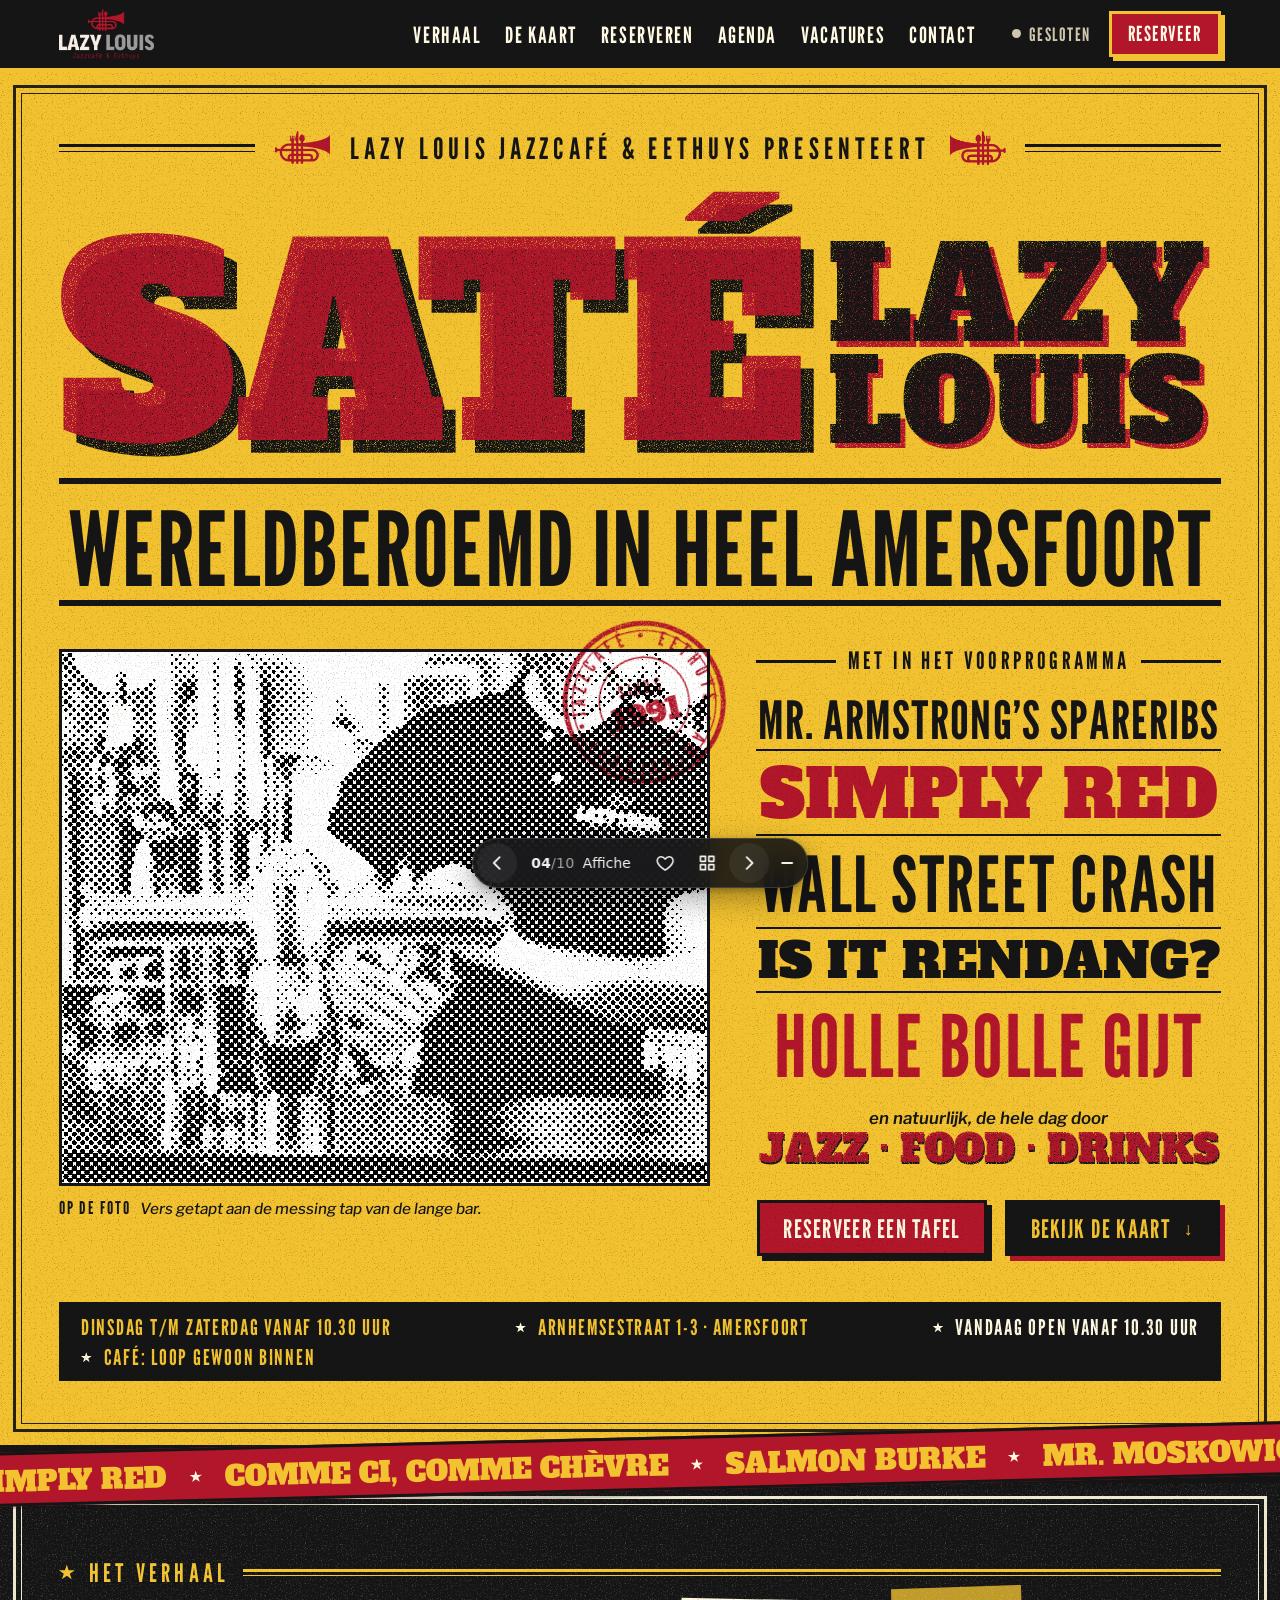
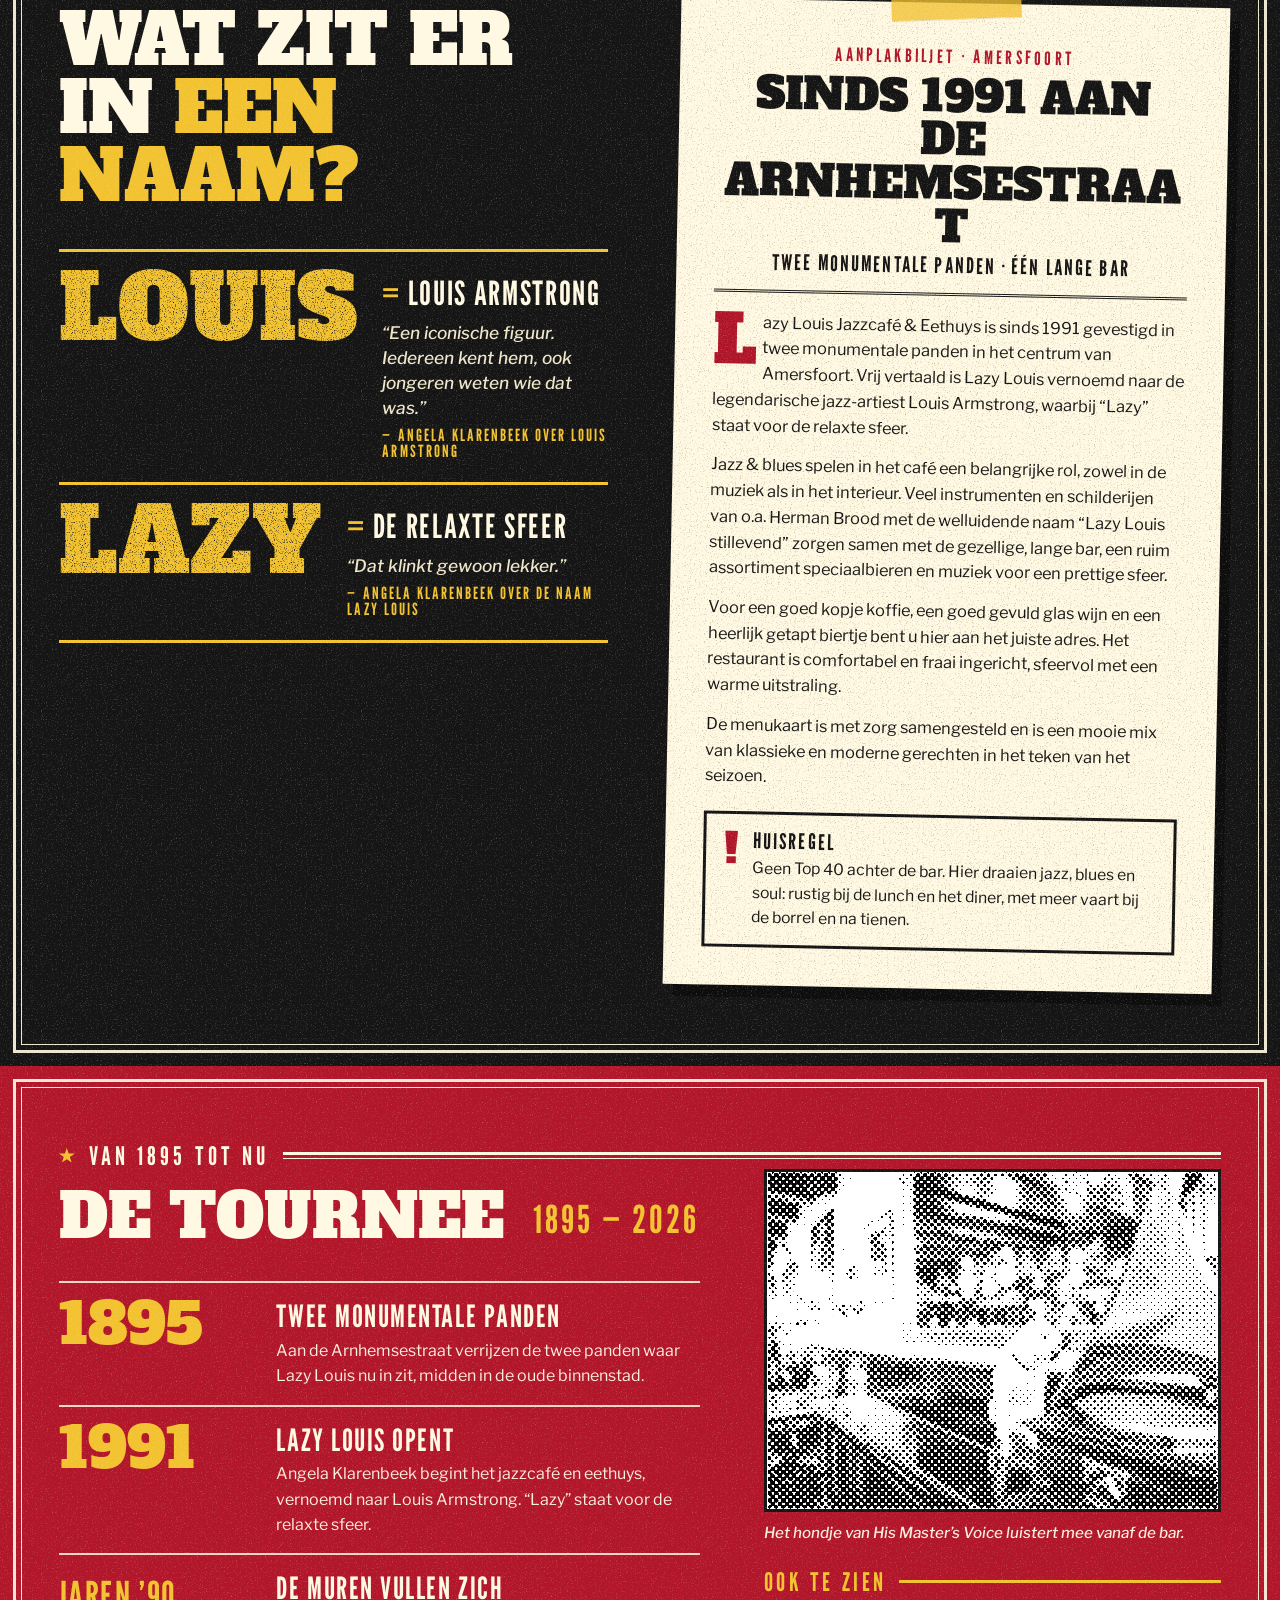
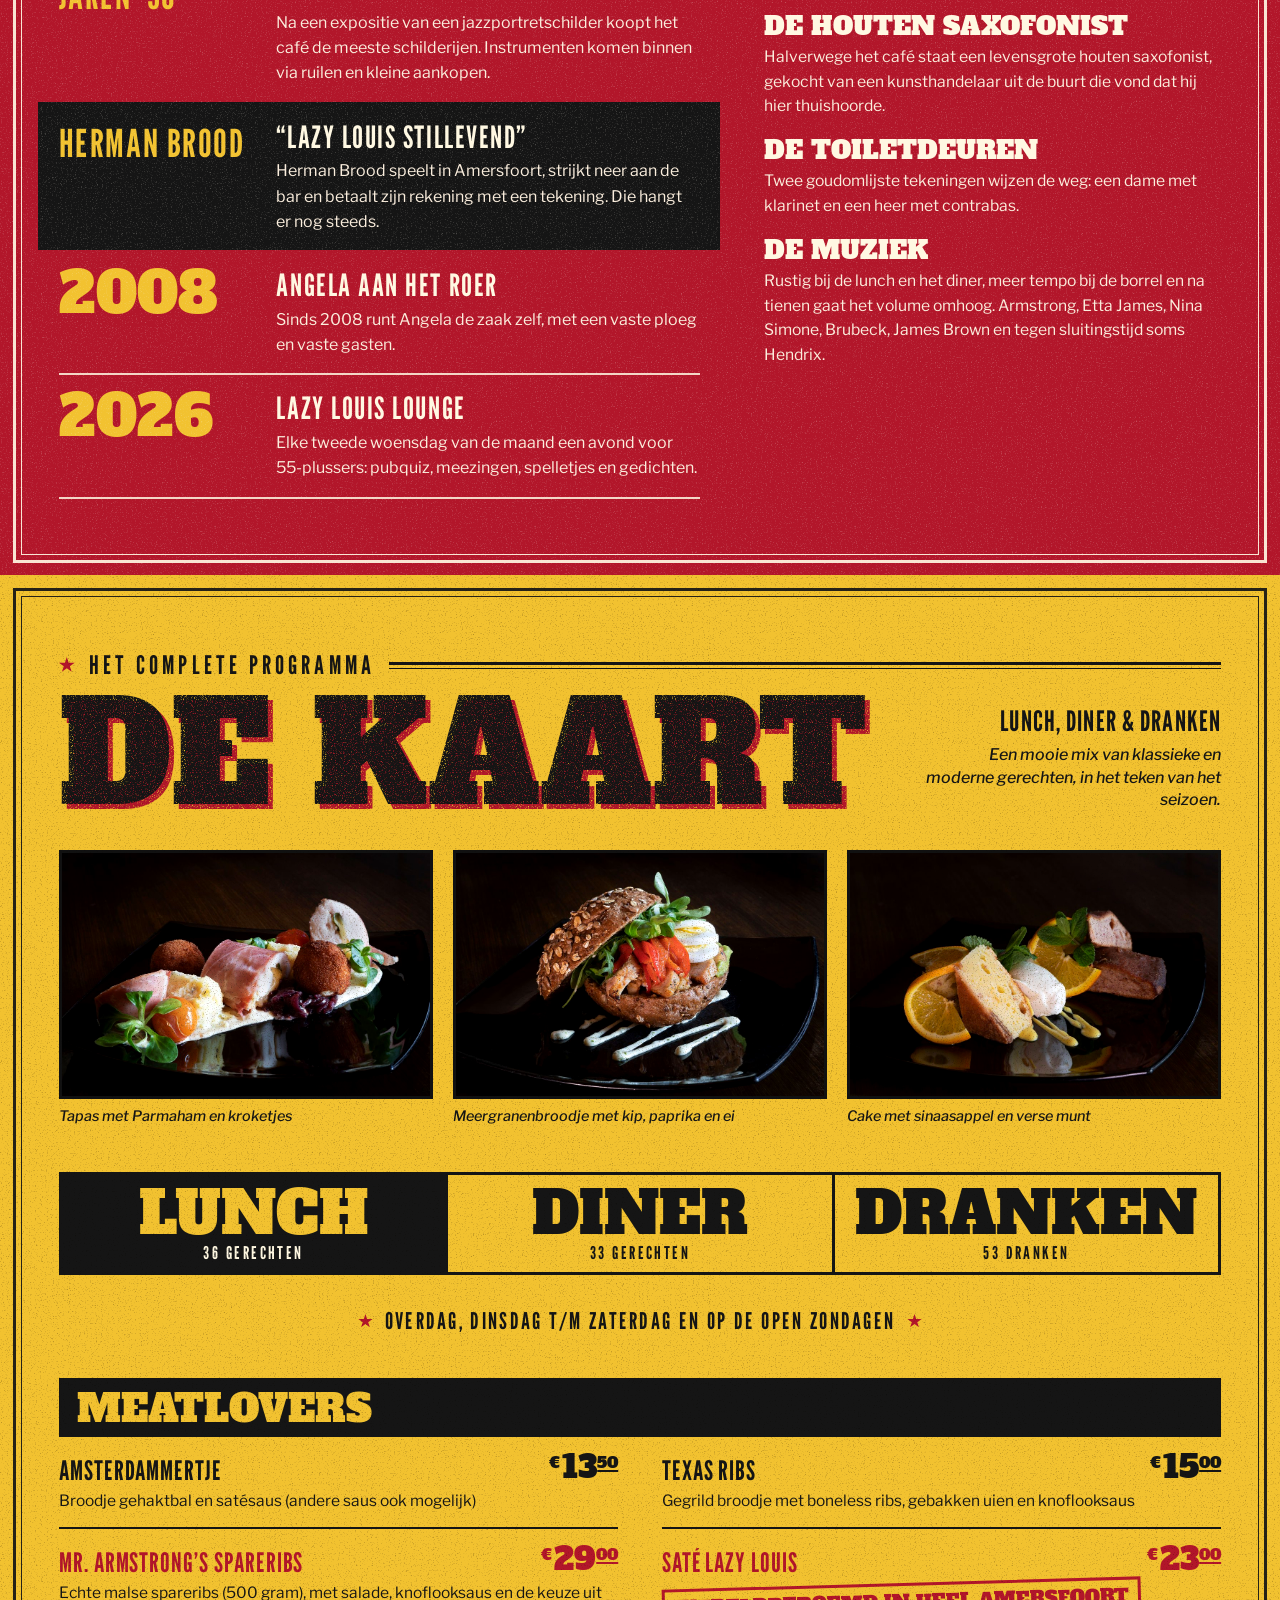
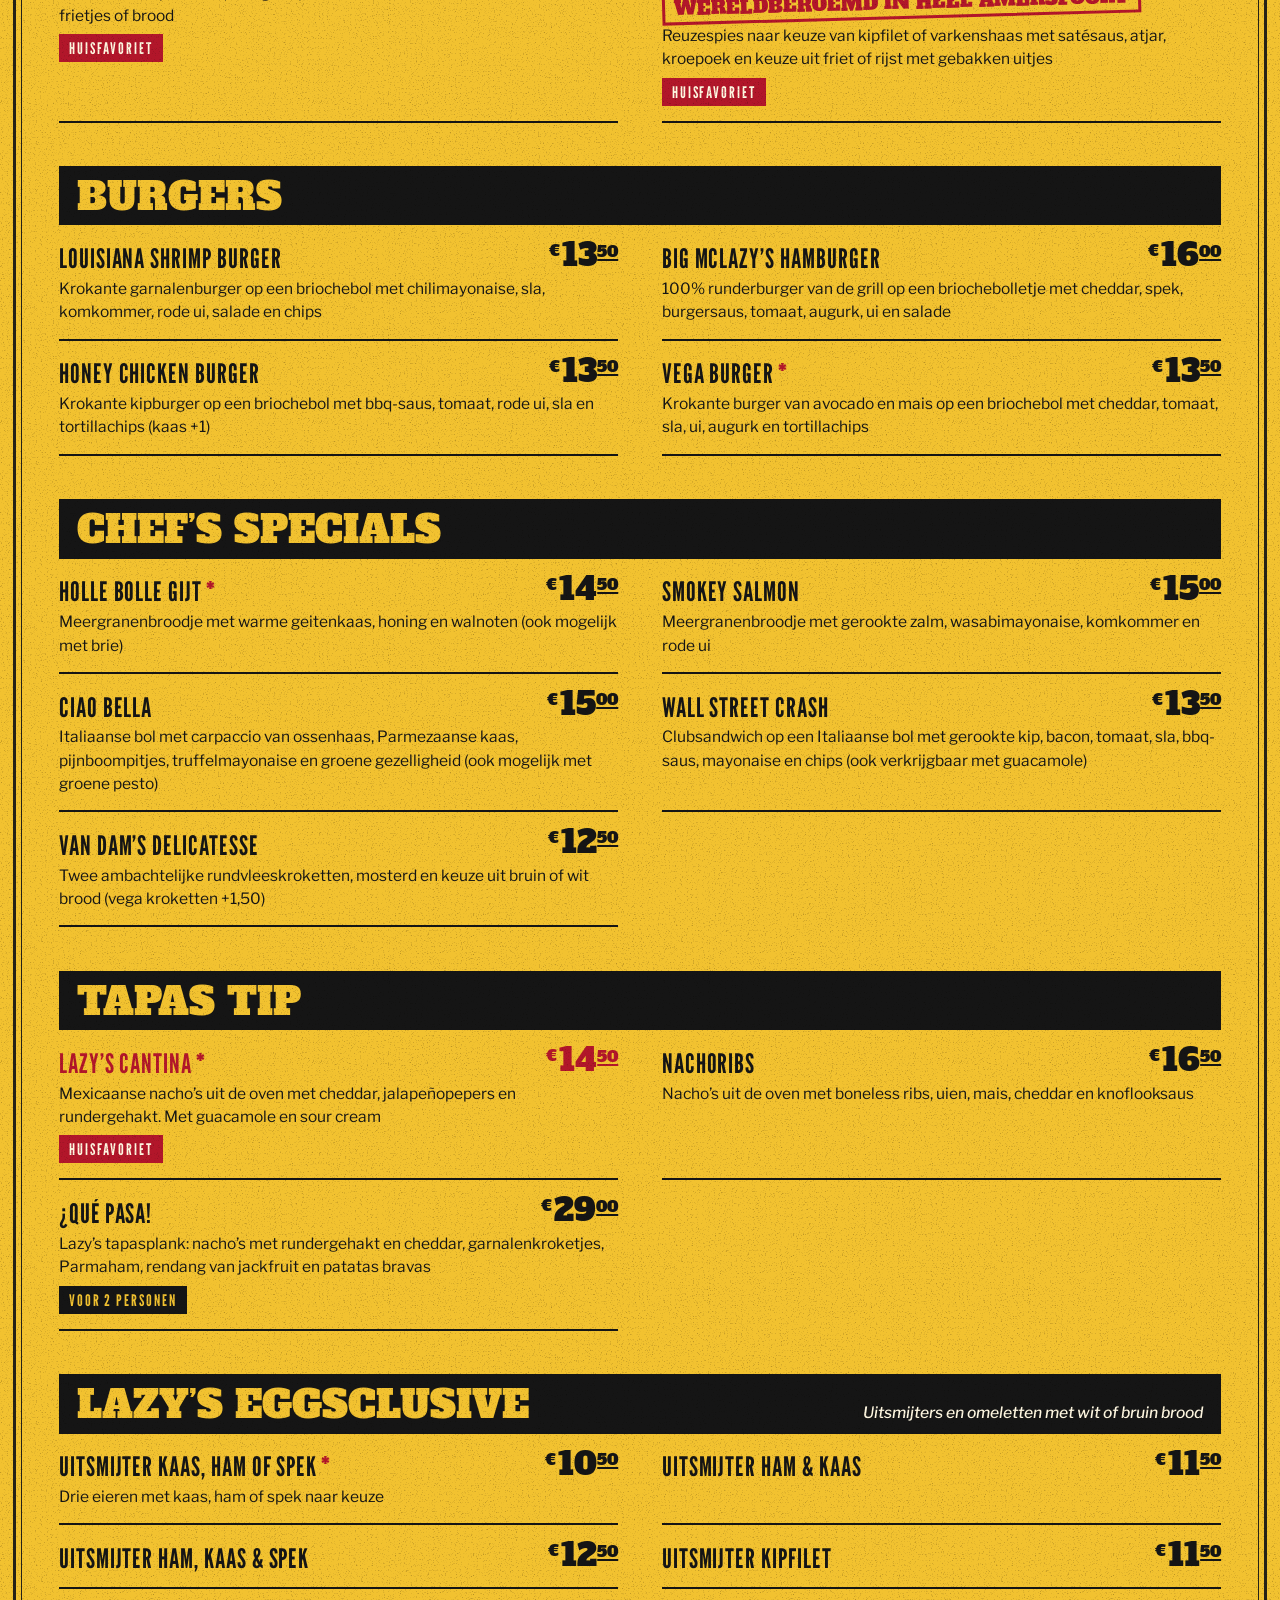
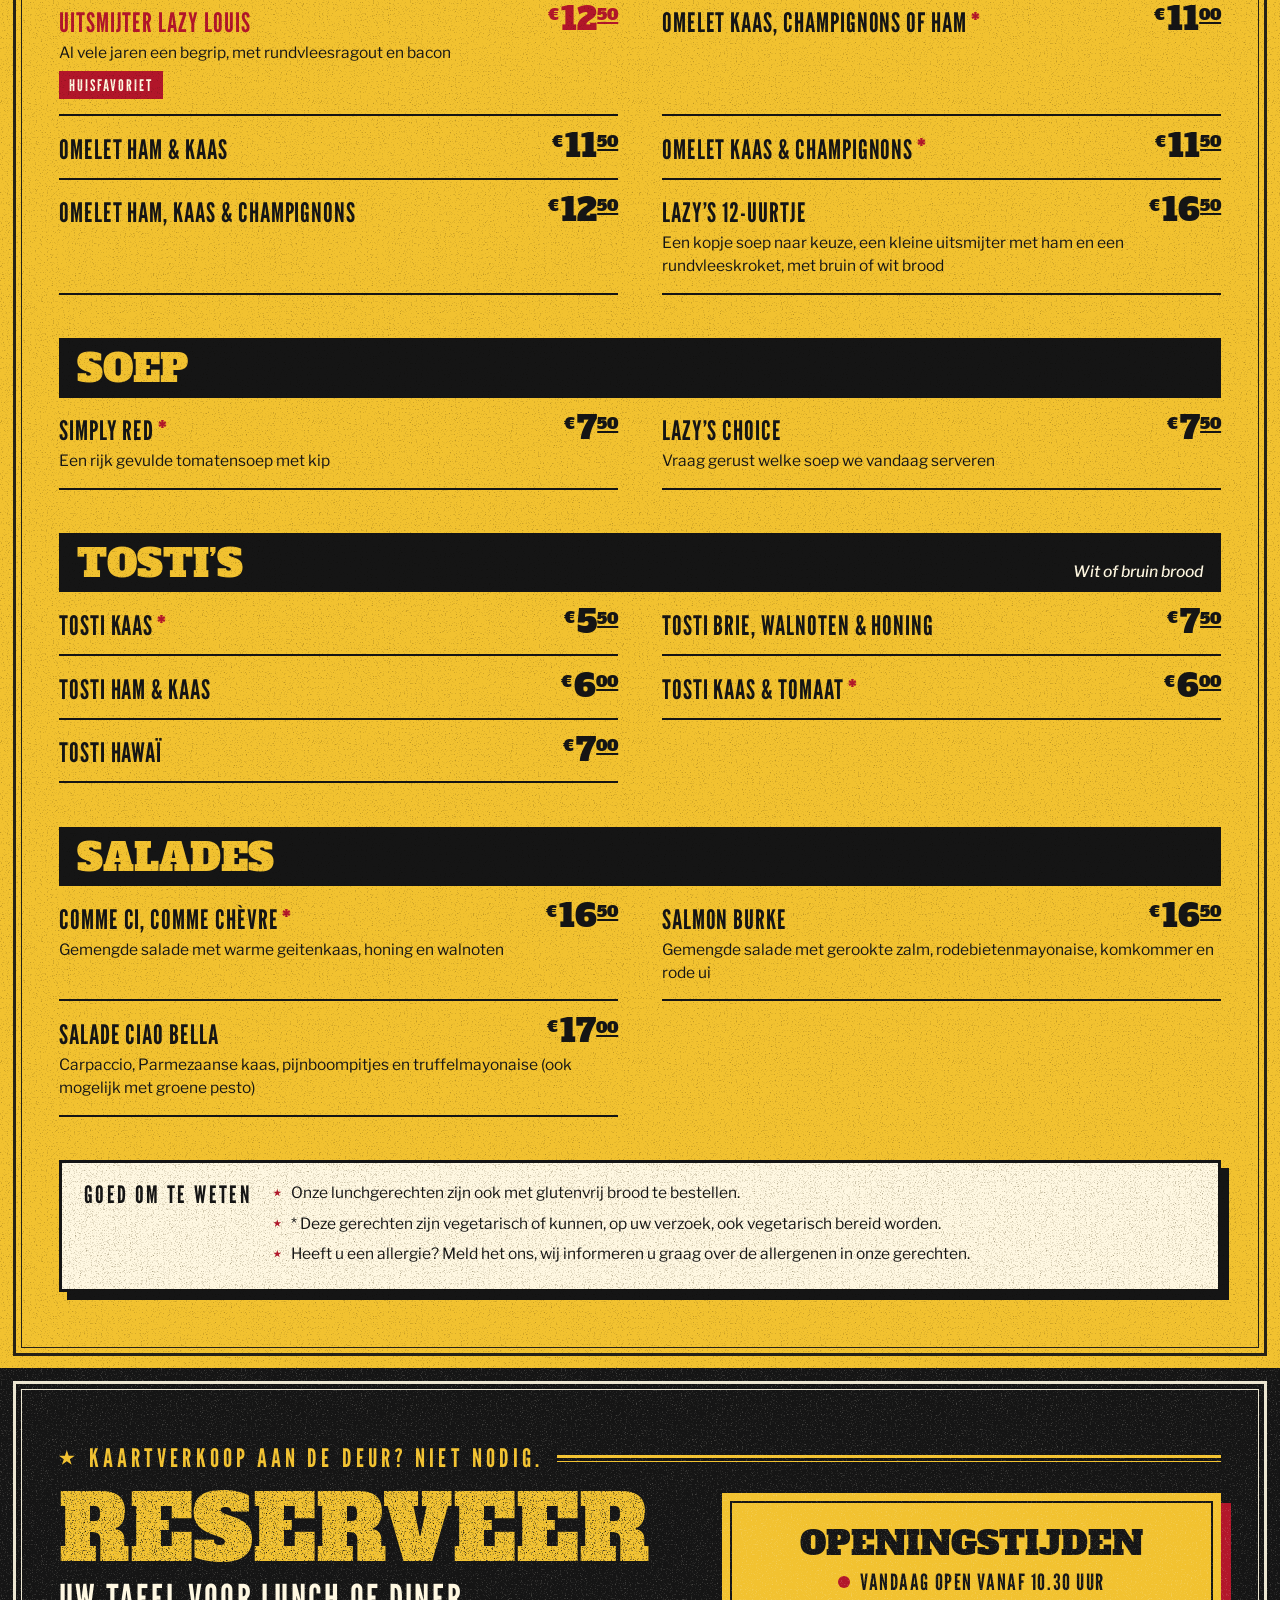
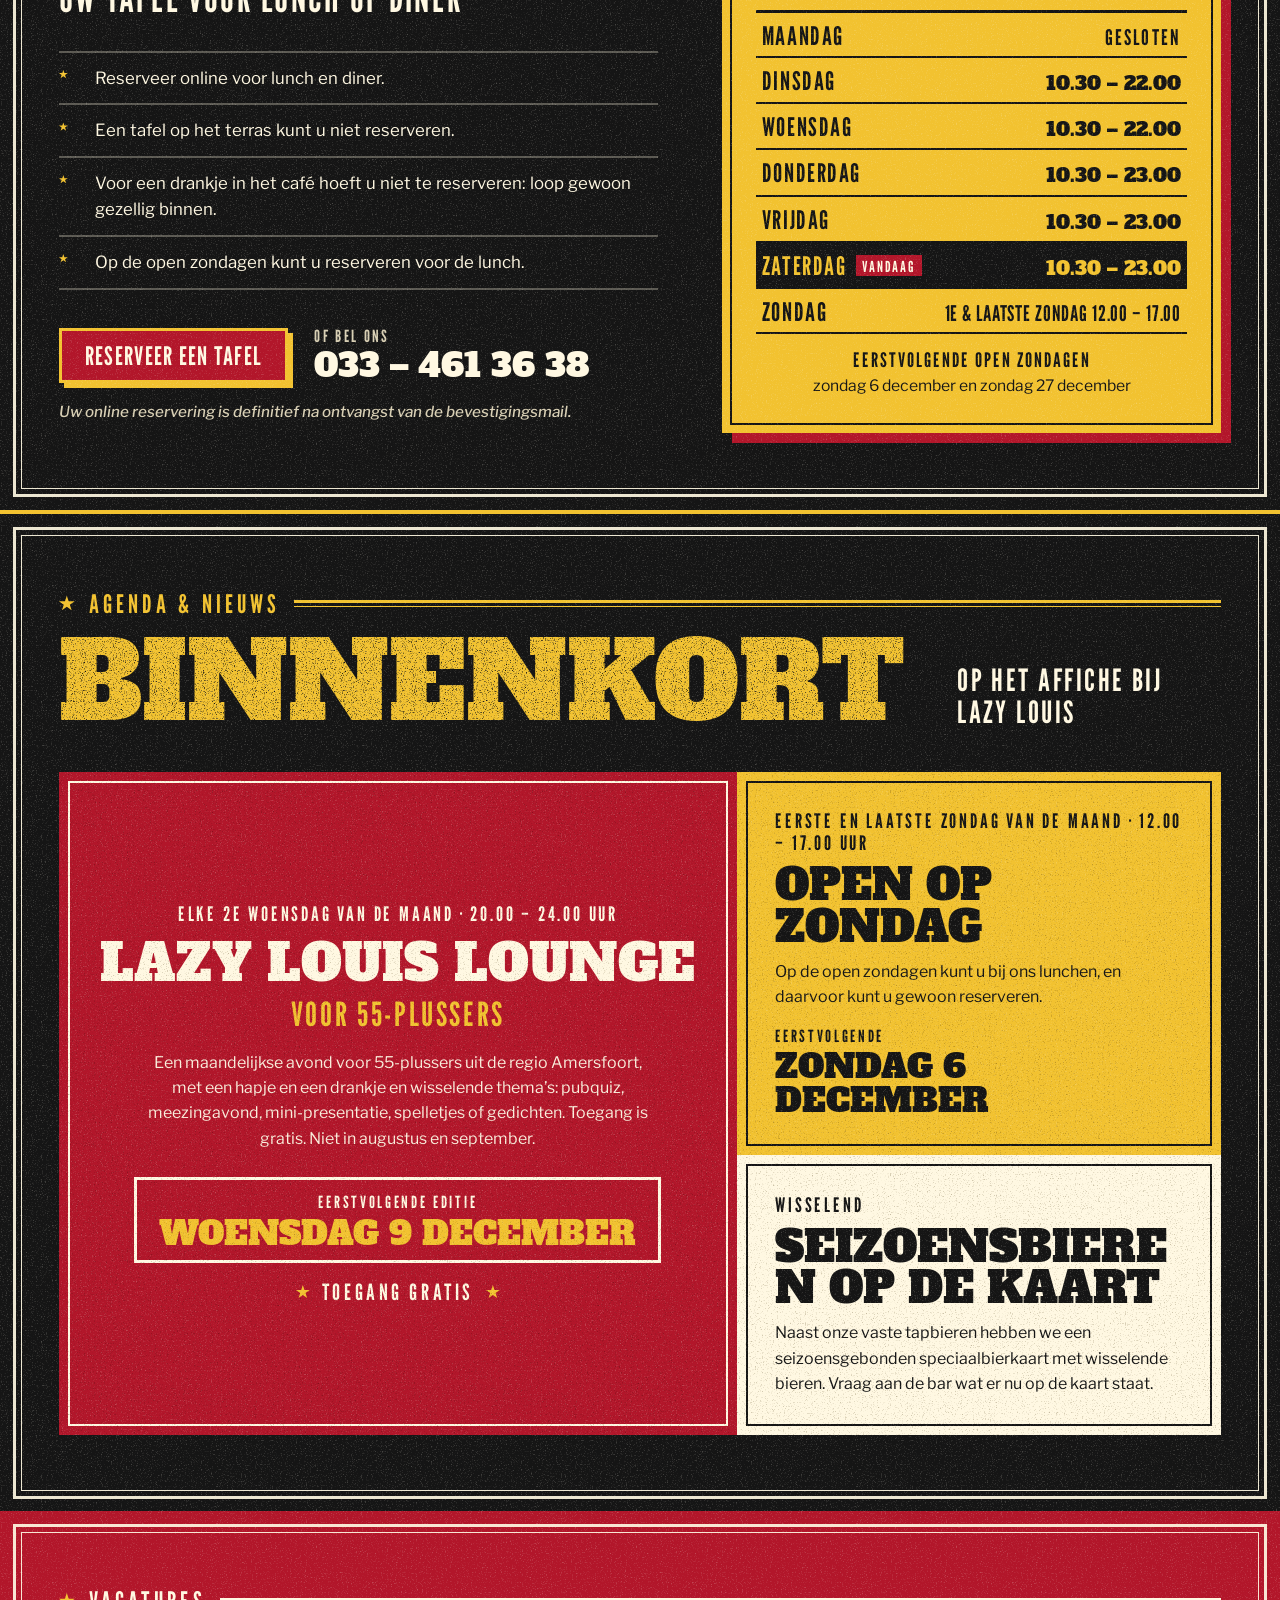
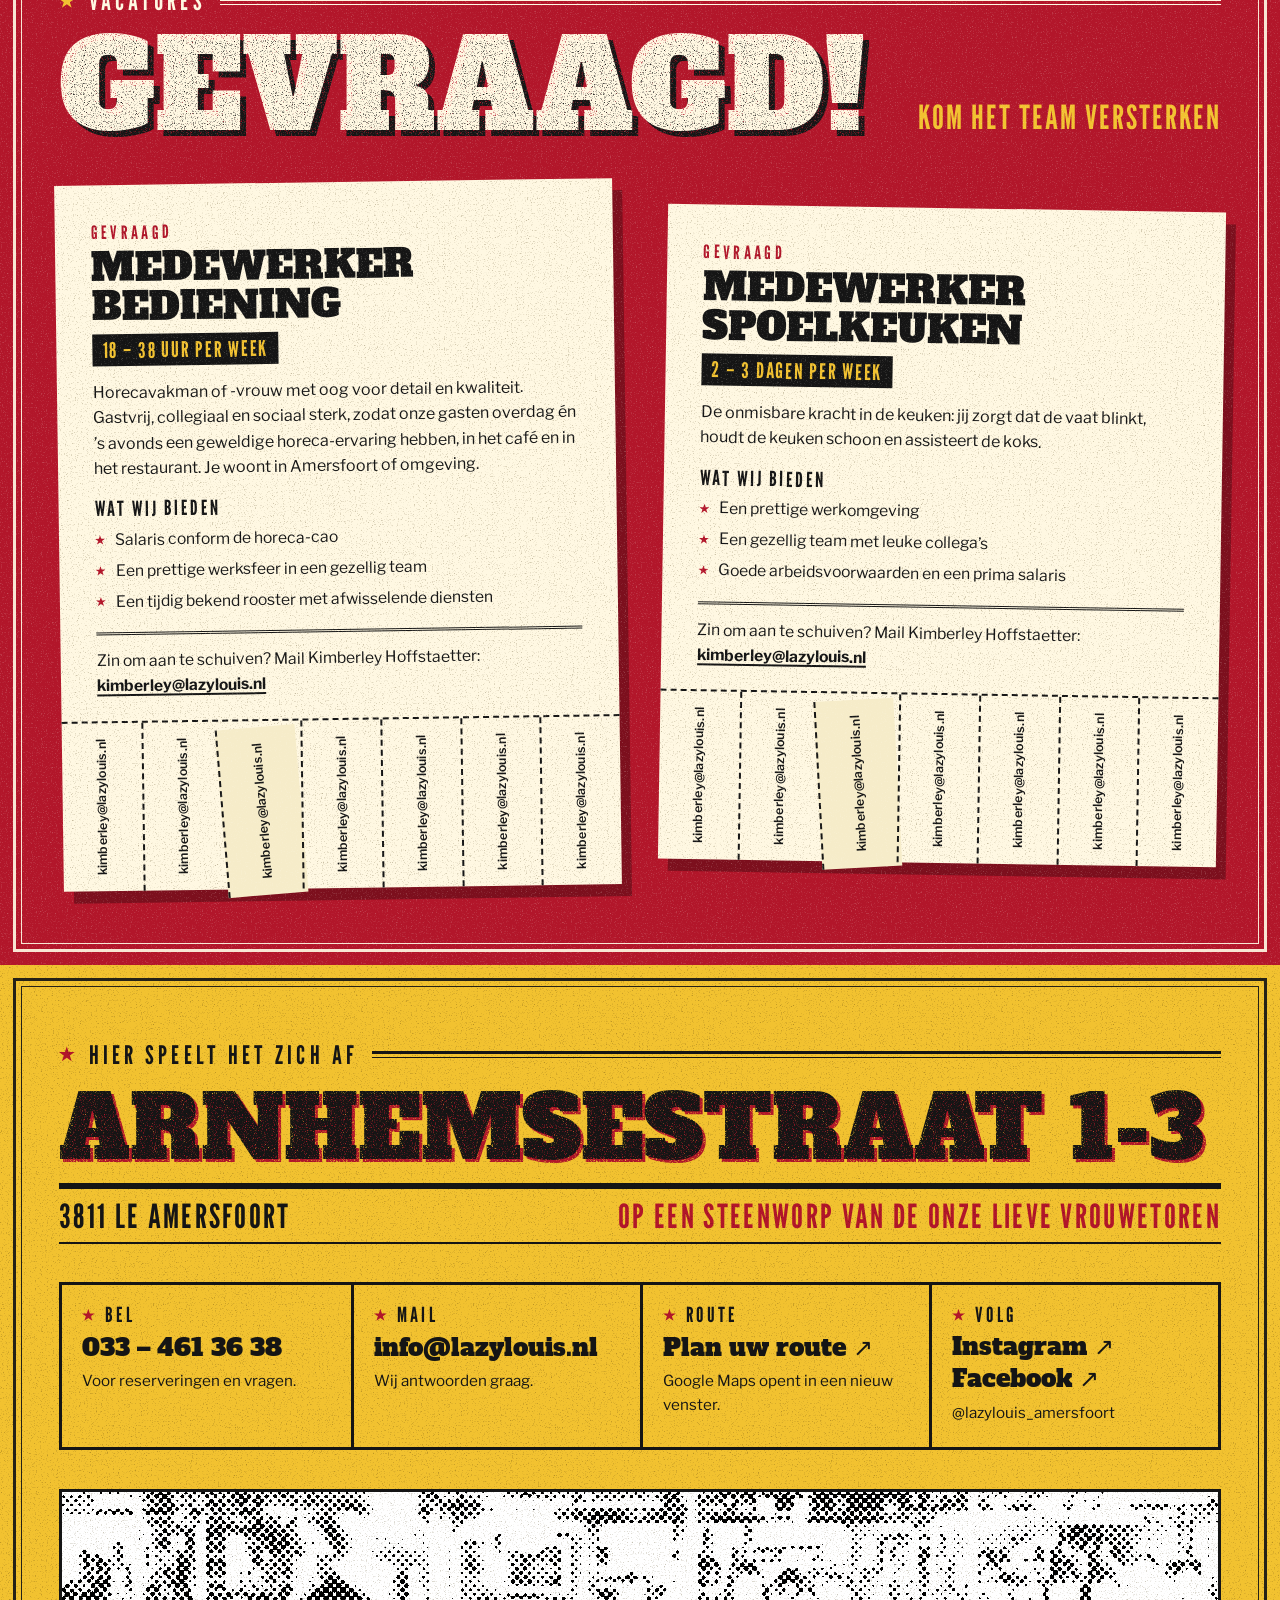
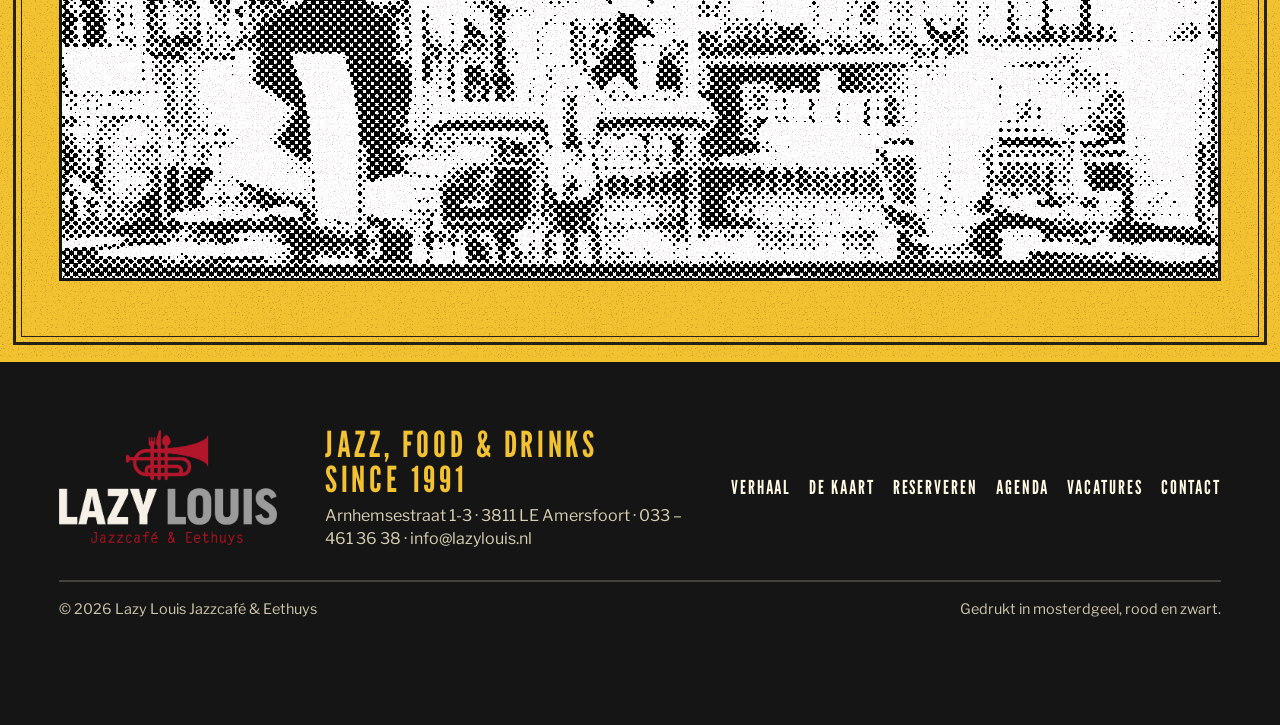
<file: 04-affiche.html>
<!doctype html>
<html lang="nl">
<head>
<meta charset="utf-8">
<meta name="viewport" content="width=device-width, initial-scale=1">
<title>Lazy Louis · Affiche</title>
<meta name="description" content="Lazy Louis Jazzcafé &amp; Eethuys in Amersfoort: jazz, food &amp; drinks sinds 1991. Bekijk de kaart, de openingstijden en reserveer uw tafel.">
<meta name="theme-color" content="#151515">
<link rel="icon" href="assets/brand/trumpet.png">
<link rel="preconnect" href="https://fonts.googleapis.com">
<link rel="preconnect" href="https://fonts.gstatic.com" crossorigin>
<link rel="stylesheet" href="https://fonts.googleapis.com/css2?family=Alfa+Slab+One&family=League+Gothic&family=Libre+Franklin:ital,wght@0,400..800;1,400..700&display=swap">
<link rel="stylesheet" href="book/book.css">
<style>
/* ==========================================================================
   04 · AFFICHE — letterpress wood-type posters, edge to edge
   ========================================================================== */
:root {
  color-scheme: light;
  --mustard: #f2c230;
  --mustard-2: #e8b622;
  --red: #b2162a;
  --red-2: #9c1124;
  --ink: #151515;
  --paper: #fff8e2;
  --paper-2: #f6ecc9;
  --slab: "Alfa Slab One", "Rockwell Extra Bold", Rockwell, "Roboto Slab", Georgia, serif;
  --goth: "League Gothic", Oswald, "Arial Narrow", Impact, "Haettenschweiler", sans-serif;
  --text: "Libre Franklin", "Franklin Gothic Book", "Helvetica Neue", Arial, sans-serif;
  --max: 1320px;
  --pad: clamp(26px, 4.6vw, 64px);
  --grain: url("data:image/svg+xml,%3Csvg xmlns='http://www.w3.org/2000/svg' width='320' height='320'%3E%3Cfilter id='g'%3E%3CfeTurbulence type='fractalNoise' baseFrequency='.82' numOctaves='4' stitchTiles='stitch'/%3E%3CfeColorMatrix values='0 0 0 0 .12 0 0 0 0 .09 0 0 0 0 .03 0 0 0 3 -1.75'/%3E%3C/filter%3E%3Crect width='100%25' height='100%25' filter='url(%23g)'/%3E%3C/svg%3E");
  --grain-light: url("data:image/svg+xml,%3Csvg xmlns='http://www.w3.org/2000/svg' width='320' height='320'%3E%3Cfilter id='g'%3E%3CfeTurbulence type='fractalNoise' baseFrequency='.8' numOctaves='4' seed='4' stitchTiles='stitch'/%3E%3CfeColorMatrix values='0 0 0 0 1 0 0 0 0 .96 0 0 0 0 .86 0 0 0 2.2 -1.25'/%3E%3C/filter%3E%3Crect width='100%25' height='100%25' filter='url(%23g)'/%3E%3C/svg%3E");
  --wear: url("data:image/svg+xml,%3Csvg xmlns='http://www.w3.org/2000/svg' width='260' height='260'%3E%3Cfilter id='w'%3E%3CfeTurbulence type='fractalNoise' baseFrequency='.9' numOctaves='3' seed='9' stitchTiles='stitch'/%3E%3CfeColorMatrix values='0 0 0 0 0 0 0 0 0 0 0 0 0 0 0 0 0 0 -3.2 2.75'/%3E%3C/filter%3E%3Crect width='100%25' height='100%25' filter='url(%23w)'/%3E%3C/svg%3E");
}

*, *::before, *::after { box-sizing: border-box; }
html { background: var(--ink); scroll-behavior: smooth; scroll-padding-top: 70px; -webkit-text-size-adjust: 100%; }
body { margin: 0; background: var(--ink); color: var(--ink); font: 400 1.0625rem/1.58 var(--text); text-rendering: optimizeLegibility; -webkit-font-smoothing: antialiased; }
html:has(dialog[open]) { overflow: hidden; }
img { display: block; max-width: 100%; }
a { color: inherit; text-decoration-thickness: 2px; text-underline-offset: .18em; }
p { margin: 0; }
h1, h2, h3, h4 { margin: 0; font-weight: 400; }
ul, ol { margin: 0; padding: 0; list-style: none; }
button { font: inherit; color: inherit; }
.sr { position: absolute !important; width: 1px; height: 1px; overflow: hidden; clip: rect(0 0 0 0); clip-path: inset(50%); white-space: nowrap; }
:focus-visible { outline: 3px solid var(--ink); outline-offset: 3px; }
.on-dark :focus-visible { outline-color: var(--mustard); }
.skip { position: absolute; left: 12px; top: -80px; z-index: 100; background: var(--mustard); color: var(--ink); padding: 10px 16px; font: 22px/1 var(--goth); text-transform: uppercase; letter-spacing: .06em; text-decoration: none; }
.skip:focus { top: 12px; }

/* ---------- tiny ornaments ---------- */
.star { display: inline-block; width: .62em; height: .62em; background: currentColor; clip-path: polygon(50% 0%, 61.8% 35.4%, 100% 35.4%, 69.1% 57.3%, 80.9% 92.7%, 50% 70.8%, 19.1% 92.7%, 30.9% 57.3%, 0% 35.4%, 38.2% 35.4%); vertical-align: .08em; flex: 0 0 auto; }
.trumpet { display: inline-block; width: 1.65em; height: 1em; background: currentColor; -webkit-mask: url(assets/brand/trumpet.png) center / contain no-repeat; mask: url(assets/brand/trumpet.png) center / contain no-repeat; flex: 0 0 auto; }
/* worn wood-type ink; padding keeps accents (É) inside the mask box */
.headliner .reg > span, .jfd .reg > span, .menu-title .reg > span, .addr .reg > span, .jobs-head .reg > span, .res-title .fit-in, .agenda-head h2 .fit-in, .eq-word { -webkit-mask-image: var(--wear); mask-image: var(--wear); -webkit-mask-size: 260px; mask-size: 260px; padding-top: .3em; margin-top: -.3em; }

/* ---------- buttons ---------- */
.btn { display: inline-flex; align-items: center; gap: .5em; padding: .5em .9em .42em; border: 3px solid var(--ink); font: 400 1.6rem/1 var(--goth); text-transform: uppercase; letter-spacing: .05em; text-decoration: none; cursor: pointer; transition: transform .14s ease, box-shadow .14s ease; }
.btn-red { background: var(--red); color: var(--paper); box-shadow: 5px 5px 0 var(--ink); }
.btn-ink { background: var(--ink); color: var(--mustard); box-shadow: 5px 5px 0 var(--red); }
.btn-paper { background: var(--paper); color: var(--ink); box-shadow: 5px 5px 0 var(--ink); }
.btn:hover { transform: translate(-2px, -2px); }
.btn-red:hover, .btn-paper:hover { box-shadow: 7px 7px 0 var(--ink); }
.btn-ink:hover { box-shadow: 7px 7px 0 var(--red); }
.btn:active { transform: translate(3px, 3px); box-shadow: 1px 1px 0 var(--ink); }
.on-dark .btn { border-color: var(--mustard); }
.on-dark .btn-red { box-shadow: 5px 5px 0 var(--mustard); }
.on-dark .btn-red:hover { box-shadow: 7px 7px 0 var(--mustard); }
.btn .arr { font-family: var(--text); font-weight: 800; font-size: .7em; }

/* ==========================================================================
   Header
   ========================================================================== */
.top { position: sticky; top: 0; z-index: 60; background: var(--ink); color: var(--paper); border-bottom: 4px solid var(--mustard); }
.top-in { max-width: calc(var(--max) + 2 * var(--pad)); margin: 0 auto; padding: 8px var(--pad); display: flex; align-items: center; gap: clamp(14px, 2vw, 28px); min-height: 68px; }
.brand { display: block; flex: 0 0 auto; text-decoration: none; }
.brand img { height: 50px; width: auto; }
.nav { margin-left: auto; }
.nav ul { display: flex; align-items: center; gap: 2px; }
.nav a { display: block; padding: 10px 11px 8px; font: 400 1.4rem/1 var(--goth); text-transform: uppercase; letter-spacing: .07em; text-decoration: none; color: var(--paper); }
.nav a:hover { color: var(--mustard); }
.nav a:hover .n { color: var(--paper); }
.nav .n { display: none; }
.top-status { display: inline-flex; align-items: center; gap: 8px; font: 400 1.15rem/1 var(--goth); text-transform: uppercase; letter-spacing: .08em; color: var(--mustard); white-space: nowrap; }
.top-status::before { content: ""; width: 9px; height: 9px; border-radius: 50%; background: currentColor; }
.top-status.is-closed { color: #cfc6ad; }
.top .btn { font-size: 1.3rem; padding: .48em .8em .4em; border-color: var(--mustard); box-shadow: 4px 4px 0 var(--mustard); }
.top .btn:hover { box-shadow: 6px 6px 0 var(--mustard); }
.menu-toggle { display: none; margin-left: auto; align-items: center; gap: 10px; background: transparent; border: 3px solid var(--mustard); color: var(--mustard); padding: 8px 12px 6px; font: 400 1.35rem/1 var(--goth); text-transform: uppercase; letter-spacing: .08em; cursor: pointer; }
.menu-toggle .bars { position: relative; width: 20px; height: 14px; }
.menu-toggle .bars::before, .menu-toggle .bars::after { content: ""; position: absolute; left: 0; right: 0; height: 3px; background: currentColor; transition: transform .2s ease, top .2s ease; }
.menu-toggle .bars::before { top: 1px; }
.menu-toggle .bars::after { top: 9px; }
.menu-toggle[aria-expanded="true"] .bars::before { top: 5px; transform: rotate(45deg); }
.menu-toggle[aria-expanded="true"] .bars::after { top: 5px; transform: rotate(-45deg); }

@media (max-width: 1100px) {
  .menu-toggle { display: inline-flex; }
  .top-in { flex-wrap: wrap; }
  .top-actions .btn { display: none; }
  .nav { order: 5; flex: 1 0 100%; margin: 0 calc(-1 * var(--pad)) -8px; display: none; background: var(--mustard); color: var(--ink); border-top: 4px solid var(--ink); }
  .top.is-open .nav { display: block; }
  .nav ul { display: block; padding: 6px var(--pad) 18px; }
  .nav li + li { border-top: 2px solid var(--ink); }
  .nav a { display: flex; align-items: baseline; justify-content: space-between; color: var(--ink); font-size: 2.3rem; padding: 12px 0 8px; letter-spacing: .04em; }
  .nav a:hover { color: var(--red); }
  .nav .n { display: inline; font: 400 1.1rem/1 var(--slab); color: var(--red); }
  .nav :focus-visible { outline-color: var(--ink); }
}
@media (max-width: 560px) {
  .brand img { height: 42px; }
  .top-status { font-size: 1rem; }
  .top-in { min-height: 60px; gap: 12px; }
}
@media (max-width: 380px) { .top-status { display: none; } }
@media (max-width: 560px) { html { scroll-padding-top: 62px; } }

/* ==========================================================================
   Poster shell — each section is a printed sheet pasted edge to edge
   ========================================================================== */
.poster { position: relative; isolation: isolate; padding: clamp(46px, 6vw, 88px) 0; }
.poster::before { content: ""; position: absolute; inset: clamp(7px, 1vw, 14px); border: 3px solid currentColor; outline: 1.5px solid currentColor; outline-offset: -9px; pointer-events: none; z-index: 2; opacity: .92; }
.poster::after { content: ""; position: absolute; inset: 0; background-image: var(--grain); background-size: 320px; mix-blend-mode: multiply; opacity: .42; pointer-events: none; z-index: 3; }
.poster.on-dark::after { background-image: var(--grain-light); mix-blend-mode: normal; opacity: .32; }
.wrap { position: relative; z-index: 1; max-width: calc(var(--max) + 2 * var(--pad)); margin: 0 auto; padding: 0 var(--pad); }
.p-mustard { background: var(--mustard); color: var(--ink); }
.p-red { background: var(--red); color: var(--paper); }
.p-ink { background: var(--ink); color: var(--paper); }
@media (max-width: 560px) {
  .poster::before { border-width: 2px; outline-width: 1px; outline-offset: -7px; }
}

/* fitted poster lines (JS sizes these to the column width) */
.fit { display: block; line-height: .9; }
.fit-in { display: inline-block; }
.fit.is-fit .fit-in { white-space: nowrap; }

/* kicker / label rows */
.kicker { display: flex; align-items: center; gap: 14px; font: 400 clamp(1.25rem, 2vw, 1.6rem)/1 var(--goth); text-transform: uppercase; letter-spacing: .16em; }
.kicker::after { content: ""; flex: 1; height: 7px; border-top: 3px solid currentColor; border-bottom: 1.5px solid currentColor; }
.kicker .star { color: var(--red); }
.on-dark .kicker .star, .p-red .kicker .star { color: var(--mustard); }

.reg { display: inline-grid; }
.reg > span { grid-area: 1 / 1; }
.reg-ink { color: var(--ink); transform: translate(.05em, .045em); }
.reg-red { color: var(--red); }

/* ==========================================================================
   HERO — the poster
   ========================================================================== */
.hero { padding-top: clamp(40px, 4.6vw, 64px); padding-bottom: clamp(40px, 5vw, 72px); }
.presents { display: flex; align-items: center; gap: clamp(10px, 1.6vw, 20px); font: 400 clamp(1.2rem, 2.3vw, 2rem)/1 var(--goth); text-transform: uppercase; letter-spacing: .16em; text-align: center; }
.presents .rule { flex: 1; min-width: 18px; height: 8px; border-top: 3px solid var(--ink); border-bottom: 1.5px solid var(--ink); }
.presents .trumpet { color: var(--red); font-size: 1.15em; }
.presents .t { padding-top: .08em; }

.headliner { margin-top: clamp(18px, 2.4vw, 30px); font-family: var(--slab); text-transform: uppercase; font-size: clamp(34px, 9vw, 128px); line-height: 1; }
.lockup { display: inline-flex; align-items: flex-end; gap: .2em; padding-top: .44em; }
.lockup .w-sate { font-size: 2.31em; line-height: .78; }
.lockup .stack { display: flex; flex-direction: column; line-height: .8; gap: .1em; padding-bottom: .02em; }
.lockup .w-lazy { font-size: 1.137em; }
.lockup .w-louis { font-size: 1em; }
.lockup .reg-red { color: var(--red); }
.lockup .stack .reg-red { color: var(--ink); }
.lockup .stack .reg-ink { color: var(--red); }
@media (max-width: 720px) {
  .lockup { flex-direction: column; align-items: stretch; gap: .12em; }
  .lockup .w-sate { font-size: 2.295em; line-height: .8; }
  .lockup .stack { flex-direction: row; gap: .3em; }
  .lockup .w-lazy, .lockup .w-louis { font-size: 1em; }
}

.tagline { margin-top: clamp(14px, 1.6vw, 22px); padding: .1em 0 .04em; border-top: 6px solid var(--ink); border-bottom: 6px solid var(--ink); font: 400 clamp(30px, 8vw, 120px)/.92 var(--goth); text-transform: uppercase; letter-spacing: .01em; text-align: center; }
.tagline .fit-in { padding-top: .06em; }

.hero-grid { display: grid; grid-template-columns: minmax(0, 7fr) minmax(0, 5fr); gap: clamp(28px, 3.6vw, 56px); margin-top: clamp(28px, 3.4vw, 48px); align-items: start; }
.hero-photo { position: relative; margin: 0; }
.hero-photo .ht { aspect-ratio: 4 / 3.3; }
.hero-photo figcaption { margin-top: 12px; font: italic 500 .95rem/1.4 var(--text); display: flex; gap: 10px; align-items: baseline; }
.hero-photo figcaption b { font: 400 1.1rem/1 var(--goth); text-transform: uppercase; letter-spacing: .1em; font-style: normal; }
.stamp { position: absolute; z-index: 4; width: clamp(118px, 13vw, 176px); height: auto; color: var(--red); right: clamp(-18px, -1.4vw, -8px); top: clamp(-34px, -2.4vw, -18px); transform: rotate(-13deg); mix-blend-mode: multiply; -webkit-mask-image: var(--wear); mask-image: var(--wear); -webkit-mask-size: 200px; mask-size: 200px; }
.stamp text { fill: currentColor; }

/* halftone print: thresholded dot screen, then multiplied onto the paper colour */
.ht { position: relative; overflow: hidden; mix-blend-mode: multiply; isolation: isolate; border: 3px solid var(--ink); background: #fff; }
.ht-print { position: absolute; inset: 0; background: #fff; filter: brightness(.56) contrast(60); overflow: hidden; }
.ht-print img { position: absolute; inset: 0; width: 100%; height: 100%; object-fit: cover; object-position: var(--pos, 50% 50%); filter: grayscale(1) brightness(var(--b, 1.3)) contrast(var(--c, 1.2)) blur(var(--bl, 1px)); }
.ht-print::after { content: ""; position: absolute; left: 50%; top: 50%; width: 200%; aspect-ratio: 1; translate: -50% -50%; background: radial-gradient(circle at center, #000 0, #fff 72%) 0 0 / var(--dot, 6px) var(--dot, 6px); transform: rotate(45deg); mix-blend-mode: plus-lighter; }
.ht--red::after { content: ""; position: absolute; inset: 0; background: var(--red); mix-blend-mode: lighten; pointer-events: none; }
.p-red .ht, .on-dark .ht { border-color: transparent; }

.bill { display: flex; flex-direction: column; }
.bill-k { font: 400 1.5rem/1 var(--goth); text-transform: uppercase; letter-spacing: .14em; text-align: center; display: flex; align-items: center; gap: 12px; }
.bill-k::before, .bill-k::after { content: ""; flex: 1; border-top: 3px solid var(--ink); }
.acts { margin-top: 14px; text-align: center; }
.acts li { padding: .16em 0 .1em; }
.acts li + li { border-top: 2px solid var(--ink); }
.act-goth { font: 400 clamp(26px, 4vw, 64px)/.92 var(--goth); text-transform: uppercase; letter-spacing: .02em; }
.act-slab { font: 400 clamp(22px, 3vw, 48px)/.98 var(--slab); text-transform: uppercase; }
.act-red { color: var(--red); }
.bill-and { margin: 16px 0 4px; text-align: center; font: italic 600 1.05rem/1 var(--text); }
.jfd { font: 400 clamp(30px, 5vw, 80px)/.95 var(--slab); text-transform: uppercase; text-align: center; color: var(--red); }
.jfd .reg-ink { transform: translate(.04em, .04em); }
.hero-cta { display: flex; flex-wrap: wrap; gap: 14px 18px; margin-top: clamp(22px, 2.6vw, 34px); justify-content: center; }

.hero-foot { margin-top: clamp(28px, 3.6vw, 48px); background: var(--ink); color: var(--mustard); display: flex; flex-wrap: wrap; justify-content: space-between; align-items: center; gap: 6px 24px; padding: 14px 22px 11px; font: 400 clamp(1.15rem, 1.7vw, 1.5rem)/1.1 var(--goth); text-transform: uppercase; letter-spacing: .08em; }
.hero-foot > span { display: inline-flex; align-items: center; gap: 12px; }
.hero-foot .star { color: var(--paper); font-size: .8em; }
.hero-foot [data-ll] { color: var(--paper); }

@media (max-width: 900px) {
  .hero-grid { grid-template-columns: minmax(0, 1fr); }
  .hero-photo .ht { aspect-ratio: 4 / 3.1; }
}
@media (max-width: 560px) {
  .presents .rule { display: none; }
  .presents { justify-content: center; flex-wrap: wrap; letter-spacing: .1em; row-gap: 8px; }
  .presents .t { flex-basis: 100%; }
  .presents .trumpet + .rule, .presents .t + .trumpet { display: none; }
  .tagline { border-width: 4px; }
  .hero-foot { flex-direction: column; align-items: flex-start; padding: 14px 16px 11px; }
  .hero-cta .btn { flex: 1 1 auto; justify-content: center; }
  .stamp { right: -6px; top: -26px; }
}

/* ---------- tape strip of dish names ---------- */
.strip-wrap { position: relative; z-index: 8; overflow: hidden; margin: -26px 0; padding: 18px 0; pointer-events: none; }
.strip { background: var(--red); color: var(--mustard); transform: rotate(-1.4deg); margin: 0 -2%; border-top: 3px solid var(--ink); border-bottom: 3px solid var(--ink); box-shadow: 0 6px 0 rgba(21,21,21,.18); }
.strip-in { display: flex; gap: .8em; align-items: center; white-space: nowrap; padding: .42em 0 .3em; font: 400 clamp(1.3rem, 2.2vw, 2rem)/1 var(--slab); text-transform: uppercase; }
.strip-in .star { color: var(--paper); font-size: .7em; }

/* ==========================================================================
   VERHAAL
   ========================================================================== */
.story-grid { display: grid; grid-template-columns: minmax(0, 6fr) minmax(0, 6fr); gap: clamp(36px, 5vw, 80px); align-items: start; }
.story h2 { margin-top: 22px; font: 400 clamp(2.4rem, 5.4vw, 4.6rem)/.98 var(--slab); text-transform: uppercase; color: var(--paper); }
.story h2 em { font-style: normal; color: var(--mustard); }
.eq { margin-top: clamp(26px, 3vw, 40px); }
.eq-row { display: grid; grid-template-columns: auto 1fr; gap: 6px clamp(16px, 2vw, 28px); align-items: start; padding: 20px 0 22px; border-top: 3px solid var(--mustard); }
.eq-row:last-child { border-bottom: 3px solid var(--mustard); }
.eq-word { font: 400 clamp(3.2rem, 7vw, 6.4rem)/.82 var(--slab); text-transform: uppercase; color: var(--mustard); }
.eq-def { padding-top: .3em; }
.eq-def b { display: block; font: 400 clamp(1.7rem, 2.6vw, 2.3rem)/1 var(--goth); text-transform: uppercase; letter-spacing: .05em; color: var(--paper); }
.eq-def b::before { content: "= "; color: var(--mustard); }
.eq-def q { display: block; margin-top: 10px; font: italic 500 1.08rem/1.45 var(--text); color: #efe6cb; quotes: "“" "”"; }
.eq-def cite { display: block; margin-top: 6px; font: normal 400 1.05rem/1 var(--goth); text-transform: uppercase; letter-spacing: .12em; color: var(--mustard); }

.handbill { position: relative; background: var(--paper); color: var(--ink); padding: clamp(28px, 3.4vw, 44px) clamp(22px, 3vw, 42px) clamp(26px, 3vw, 38px); transform: rotate(1.1deg); box-shadow: 10px 12px 0 rgba(0,0,0,.35); margin-top: 18px; }
.handbill::before { content: ""; position: absolute; inset: 0; background-image: var(--grain); background-size: 320px; mix-blend-mode: multiply; opacity: .4; pointer-events: none; }
.handbill .tape { position: absolute; top: -16px; left: 50%; width: 130px; height: 32px; transform: translateX(-50%) rotate(-3deg); background: rgba(242, 194, 48, .78); box-shadow: 0 1px 0 rgba(0,0,0,.08); }
.handbill-k { font: 400 1.15rem/1 var(--goth); text-transform: uppercase; letter-spacing: .18em; color: var(--red); text-align: center; }
.handbill h3 { margin: 10px 0 6px; text-align: center; font: 400 clamp(1.45rem, 3.4vw, 2.9rem)/1 var(--slab); text-transform: uppercase; overflow-wrap: break-word; }
.handbill .sub { text-align: center; font: 400 1.35rem/1 var(--goth); text-transform: uppercase; letter-spacing: .1em; padding-bottom: 16px; margin-bottom: 18px; border-bottom: 3px double var(--ink); }
.handbill p + p { margin-top: .85em; }
.handbill .intro p { font-size: 1.02rem; }
.handbill .intro p:first-child::first-letter { float: left; font: 400 4.1em/.8 var(--slab); color: var(--red); margin: .06em .08em 0 0; }
.houseRule { margin-top: 22px; padding: 16px 18px 14px; border: 3px solid var(--ink); display: grid; grid-template-columns: auto 1fr; gap: 4px 14px; align-items: start; }
.houseRule b { grid-row: span 2; font: 400 2.6rem/.9 var(--slab); color: var(--red); }
.houseRule strong { font: 400 1.35rem/1 var(--goth); text-transform: uppercase; letter-spacing: .1em; }
.houseRule span { font-size: .98rem; }
@media (max-width: 560px) {
  .eq-row { grid-template-columns: minmax(0, 1fr); padding: 16px 0 18px; }
  .eq-def { padding-top: 0; }
}
@media (max-width: 900px) {
  .story-grid { grid-template-columns: minmax(0, 1fr); }
  .handbill { transform: rotate(.6deg); margin-inline: 4px; }
}

/* ---------- tournee (timeline) ---------- */
.tour-grid { display: grid; grid-template-columns: minmax(0, 7fr) minmax(0, 5fr); gap: clamp(36px, 5vw, 80px); align-items: start; }
.tour-head { display: grid; grid-template-columns: minmax(0, 1fr) auto; align-items: end; gap: 6px 22px; margin-top: 22px; }
.tour-head h2 { font: 400 clamp(3rem, 7.4vw, 6.6rem)/.86 var(--slab); text-transform: uppercase; }
.tour-head p { font: 400 clamp(1.6rem, 3vw, 2.6rem)/1 var(--goth); text-transform: uppercase; letter-spacing: .08em; color: var(--mustard); padding-bottom: .12em; }
.dates { margin-top: clamp(24px, 3vw, 40px); counter-reset: d; }
.dates li { display: grid; grid-template-columns: clamp(120px, 15vw, 210px) 1fr; gap: 4px clamp(14px, 2vw, 28px); padding: 18px 0 16px; border-top: 2px solid rgba(255, 248, 226, .85); }
.dates li:last-child { border-bottom: 2px solid rgba(255, 248, 226, .85); }
.dates .y { font: 400 clamp(2.4rem, 4.4vw, 3.9rem)/.86 var(--slab); color: var(--mustard); }
.dates .y.is-word { font: 400 clamp(1.9rem, 3vw, 2.6rem)/.92 var(--goth); text-transform: uppercase; letter-spacing: .04em; padding-top: .12em; }
.dates h3 { font: 400 clamp(1.6rem, 2.4vw, 2.1rem)/1 var(--goth); text-transform: uppercase; letter-spacing: .05em; }
.dates p { margin-top: 6px; font-size: 1rem; color: #fbeedd; }
.dates .is-brood { background: var(--ink); margin: 0 calc(-1 * clamp(14px, 1.6vw, 22px)); padding-inline: clamp(14px, 1.6vw, 22px); border-top-color: transparent; }
.dates .is-brood + li { border-top-color: transparent; }

.also { position: sticky; top: 104px; }
.also-photo { margin: 0 0 26px; }
.also-photo .ht { aspect-ratio: 4 / 3; border: 3px solid var(--ink); }
.also-photo figcaption { margin-top: 10px; font: italic 500 .95rem/1.4 var(--text); color: #fbeedd; }
.also h3 { font: 400 1.6rem/1 var(--goth); text-transform: uppercase; letter-spacing: .14em; color: var(--mustard); display: flex; gap: 12px; align-items: center; }
.also h3::after { content: ""; flex: 1; border-top: 3px solid var(--mustard); }
.also dl { margin: 10px 0 0; }
.also dt { margin-top: 18px; font: 400 clamp(1.35rem, 2vw, 1.7rem)/1.02 var(--slab); text-transform: uppercase; }
.also dd { margin: 6px 0 0; font-size: .98rem; color: #fbeedd; }
@media (max-width: 900px) {
  .tour-grid { grid-template-columns: minmax(0, 1fr); }
  .also { position: static; }
}
@media (max-width: 560px) {
  .dates li { grid-template-columns: minmax(0, 1fr); }
  .dates .y { font-size: 2.8rem; }
}

/* ==========================================================================
   DE KAART
   ========================================================================== */
.menu-head { display: grid; grid-template-columns: minmax(0, 1fr) auto; gap: 20px 40px; align-items: end; margin-top: 22px; }
.menu-title { font: 400 clamp(3.6rem, 10vw, 9.4rem)/.8 var(--slab); text-transform: uppercase; }
.menu-title .reg-red { color: var(--ink); }
.menu-title .reg-ink { color: var(--red); transform: translate(.035em, .035em); }
.menu-lede { max-width: 30ch; font: 400 clamp(1.5rem, 2.2vw, 2rem)/1.04 var(--goth); text-transform: uppercase; letter-spacing: .04em; text-align: right; }
.menu-lede span { display: block; margin-top: 8px; font: italic 500 1rem/1.4 var(--text); text-transform: none; letter-spacing: 0; }

.food { display: grid; grid-template-columns: repeat(3, minmax(0, 1fr)); gap: clamp(12px, 1.6vw, 22px); margin-top: clamp(26px, 3vw, 40px); }
.food figure { margin: 0; }
.food img { width: 100%; height: auto; aspect-ratio: 3 / 2; object-fit: cover; border: 3px solid var(--ink); filter: saturate(1.08) contrast(1.04); }
.food figcaption { margin-top: 8px; font: italic 500 .9rem/1.35 var(--text); }

.tabs { display: flex; flex-wrap: wrap; gap: 0; margin-top: clamp(30px, 3.6vw, 48px); border: 3px solid var(--ink); }
.tab { flex: 1 1 0; display: flex; flex-direction: column; align-items: center; gap: 4px; padding: 14px 10px 10px; background: transparent; border: 0; cursor: pointer; color: var(--ink); text-align: center; }
.tab + .tab { border-left: 3px solid var(--ink); }
.tab .tl { font: 400 clamp(2.2rem, 4.6vw, 3.8rem)/.86 var(--slab); text-transform: uppercase; }
.tab .tc { font: 400 1.1rem/1 var(--goth); text-transform: uppercase; letter-spacing: .14em; }
.tab:hover { background: var(--mustard-2); }
.tab[aria-selected="true"] { background: var(--ink); color: var(--mustard); }
.tab[aria-selected="true"] .tc { color: var(--paper); }
.tab:focus-visible { outline: 4px solid var(--red); outline-offset: -8px; }

.panel { padding-top: clamp(22px, 2.6vw, 34px); }
.panel:focus-visible { outline: 3px dashed var(--ink); outline-offset: 6px; }
.served { display: flex; align-items: center; justify-content: center; gap: 12px; font: 400 clamp(1.15rem, 1.8vw, 1.45rem)/1.15 var(--goth); text-transform: uppercase; letter-spacing: .1em; text-align: center; }
.served .star { color: var(--red); }

.msec { margin-top: clamp(28px, 3.4vw, 46px); }
.msec-head { display: flex; flex-wrap: wrap; align-items: baseline; justify-content: space-between; gap: 4px 20px; background: var(--ink); color: var(--mustard); padding: 12px 18px 9px; }
.msec-head h3 { font: 400 clamp(1.6rem, 3vw, 2.4rem)/1 var(--slab); text-transform: uppercase; }
.msec-head p { font: italic 500 .98rem/1.3 var(--text); color: var(--paper); }
.items { display: grid; grid-template-columns: repeat(2, minmax(0, 1fr)); column-gap: clamp(26px, 3.4vw, 52px); }
.items.is-drinks { grid-template-columns: repeat(3, minmax(0, 1fr)); }
.it { padding: 16px 0 15px; border-bottom: 2px solid var(--ink); display: flex; flex-direction: column; gap: 5px; }
.it-top { display: flex; align-items: flex-start; justify-content: space-between; gap: 16px; }
.it-name { font: 400 clamp(1.55rem, 2.1vw, 1.95rem)/1 var(--goth); text-transform: uppercase; letter-spacing: .035em; padding-top: .14em; }
.veg { font: 400 .8em/1 var(--slab); color: var(--red); margin-left: .18em; vertical-align: .2em; }
.pr { flex: 0 0 auto; display: inline-flex; align-items: flex-start; font: 400 1.95rem/.9 var(--slab); white-space: nowrap; font-variant-numeric: lining-nums; }
.pr-eur { font: 400 .48em/1 var(--slab); margin: .2em .14em 0 0; }
.pr-dec { font-size: .5em; line-height: 1; margin-top: .14em; text-decoration: underline; text-decoration-thickness: 2px; text-underline-offset: 2px; }
.it-desc { font-size: .97rem; line-height: 1.5; max-width: 52ch; }
.it-meta { display: flex; flex-wrap: wrap; gap: 6px 8px; margin-top: 2px; }
.lbl { display: inline-block; font: 400 1rem/1 var(--goth); text-transform: uppercase; letter-spacing: .12em; padding: 5px 8px 3px; border: 2px solid var(--ink); }
.lbl-red { background: var(--red); border-color: var(--red); color: var(--paper); }
.lbl-ink { background: var(--ink); color: var(--mustard); }
.it-extras { display: flex; flex-direction: column; gap: 4px; margin-top: 4px; }
.it-extras li { display: flex; justify-content: space-between; gap: 12px; font: 600 .9rem/1.3 var(--text); padding-top: 4px; border-top: 1px dashed rgba(21,21,21,.55); }
.it-extras .pr { font-size: 1.15rem; }
.it.is-sig .it-name { color: var(--red); }
.it.is-sig .pr { color: var(--red); }
.it .tag { display: block; width: fit-content; margin-top: 2px; font: 400 1.2rem/1.05 var(--slab); text-transform: uppercase; color: var(--red); transform: rotate(-1.6deg); border: 3px solid var(--red); padding: 6px 9px 4px; }
.items.is-drinks .it-name { font-size: 1.45rem; }
.items.is-drinks .pr { font-size: 1.55rem; }
.items.is-drinks .it-desc { font: 400 1rem/1 var(--goth); text-transform: uppercase; letter-spacing: .14em; }

.notes { margin-top: clamp(30px, 3.4vw, 46px); background: var(--paper); border: 3px solid var(--ink); padding: 18px 22px 16px; position: relative; display: grid; grid-template-columns: auto 1fr; gap: 6px 22px; align-items: start; box-shadow: 8px 8px 0 var(--ink); }
.notes::before { content: ""; position: absolute; inset: 0; background-image: var(--grain); background-size: 320px; mix-blend-mode: multiply; opacity: .45; pointer-events: none; }
.notes h4 { font: 400 1.5rem/1 var(--goth); text-transform: uppercase; letter-spacing: .1em; grid-row: span 2; padding-top: 2px; }
.notes ul { display: grid; gap: 6px; }
.notes li { font-size: .97rem; padding-left: 18px; position: relative; }
.notes li::before { content: ""; position: absolute; left: 0; top: .5em; width: 8px; height: 8px; background: var(--red); clip-path: polygon(50% 0%, 61.8% 35.4%, 100% 35.4%, 69.1% 57.3%, 80.9% 92.7%, 50% 70.8%, 19.1% 92.7%, 30.9% 57.3%, 0% 35.4%, 38.2% 35.4%); }
@media (max-width: 1000px) { .items.is-drinks { grid-template-columns: repeat(2, minmax(0, 1fr)); } }
@media (max-width: 760px) {
  .menu-head { grid-template-columns: minmax(0, 1fr); }
  .menu-lede { text-align: left; }
  .items, .items.is-drinks { grid-template-columns: minmax(0, 1fr); }
  .food { grid-template-columns: repeat(3, minmax(0, 1fr)); gap: 8px; }
  .food figcaption { display: none; }
  .notes { grid-template-columns: minmax(0, 1fr); }
  .notes h4 { grid-row: auto; }
}
@media (max-width: 560px) {
  .tab { padding: 12px 4px 9px; }
  .tab .tl { font-size: 1.75rem; }
  .tab .tc { font-size: .9rem; letter-spacing: .08em; }
  .it-name { font-size: 1.5rem; }
  .msec-head { padding: 10px 14px 8px; }
}

/* ==========================================================================
   RESERVEREN + OPENINGSTIJDEN
   ========================================================================== */
.res-grid { display: grid; grid-template-columns: minmax(0, 6fr) minmax(0, 5fr); gap: clamp(36px, 5vw, 84px); align-items: start; margin-top: 22px; }
.res-title { font: 400 clamp(3rem, 9vw, 8rem)/.84 var(--slab); text-transform: uppercase; color: var(--mustard); }
.res-sub { margin-top: 12px; font: 400 clamp(1.7rem, 3vw, 2.6rem)/1 var(--goth); text-transform: uppercase; letter-spacing: .06em; }
.res-lines { margin-top: clamp(22px, 2.6vw, 34px); display: grid; gap: 0; }
.res-lines li { display: grid; grid-template-columns: 26px 1fr; gap: 10px; padding: 12px 0; border-top: 2px solid rgba(255,248,226,.3); font-size: 1.05rem; }
.res-lines li:last-child { border-bottom: 2px solid rgba(255,248,226,.3); }
.res-lines .star { color: var(--mustard); margin-top: .35em; font-size: .9rem; }
.res-actions { display: flex; flex-wrap: wrap; align-items: center; gap: 18px 26px; margin-top: clamp(26px, 3vw, 38px); }
.res-phone { text-decoration: none; display: inline-flex; flex-direction: column; gap: 4px; }
.res-phone small { font: 400 1.05rem/1 var(--goth); text-transform: uppercase; letter-spacing: .14em; color: #d8cfb4; }
.res-phone span { font: 400 clamp(1.7rem, 2.6vw, 2.2rem)/1 var(--slab); color: var(--paper); }
.res-phone:hover span { color: var(--mustard); }
.res-confirm { margin-top: 18px; font: italic 500 .95rem/1.45 var(--text); color: #d8cfb4; }

.hours { background: var(--mustard); color: var(--ink); padding: clamp(22px, 2.8vw, 34px); position: relative; box-shadow: 10px 10px 0 var(--red); }
.hours::before { content: ""; position: absolute; inset: 8px; border: 2px solid var(--ink); pointer-events: none; }
.hours h3 { font: 400 clamp(1.5rem, 2.6vw, 2.6rem)/1 var(--slab); text-transform: uppercase; text-align: center; }
.hours .status { margin: 10px auto 0; display: flex; align-items: center; justify-content: center; gap: 10px; font: 400 1.4rem/1.05 var(--goth); text-transform: uppercase; letter-spacing: .07em; text-align: center; }
.hours .status::before { content: ""; width: 12px; height: 12px; border-radius: 50%; background: var(--red); flex: 0 0 auto; }
.hours .status.is-open::before { background: #1f7a3a; box-shadow: 0 0 0 3px rgba(31,122,58,.25); }
.week { margin-top: 16px; border-top: 3px solid var(--ink); }
.week li { display: grid; grid-template-columns: minmax(0, 1fr) auto; align-items: baseline; gap: 4px 14px; padding: 10px 6px 8px; border-bottom: 2px solid var(--ink); }
.week .d { font: 400 1.6rem/1 var(--goth); text-transform: uppercase; letter-spacing: .06em; display: flex; align-items: center; gap: 10px; }
.week .h { font: 400 1.2rem/1.1 var(--slab); text-align: right; }
.week .is-closed .h { font: 400 1.35rem/1 var(--goth); text-transform: uppercase; letter-spacing: .1em; }
.week .is-sunday .h { font: 400 1.35rem/1.05 var(--goth); text-transform: uppercase; letter-spacing: .04em; }
.week .is-today { background: var(--ink); color: var(--mustard); }
.week .today { font: 400 .95rem/1 var(--goth); letter-spacing: .12em; background: var(--red); color: var(--paper); padding: 4px 6px 2px; }
.sundays { margin-top: 16px; font-size: .98rem; text-align: center; }
.sundays b { font: 400 1.25rem/1 var(--goth); text-transform: uppercase; letter-spacing: .1em; display: block; margin-bottom: 4px; }
@media (max-width: 900px) { .res-grid { grid-template-columns: minmax(0, 1fr); } .hours h3 { font-size: clamp(1.3rem, 6.4vw, 2.6rem); } }
@media (max-width: 560px) {
  .week li { grid-template-columns: minmax(0, 1fr); padding: 9px 4px 7px; }
  .week .h { text-align: left; }
  .hours { box-shadow: 6px 6px 0 var(--red); }
}

/* ==========================================================================
   AGENDA — the poster wall
   ========================================================================== */
.agenda-head { display: grid; grid-template-columns: minmax(0, 1fr) auto; align-items: end; gap: 10px 40px; margin-top: 22px; }
.agenda-head h2 { font: 400 clamp(3rem, 8vw, 7rem)/.84 var(--slab); text-transform: uppercase; color: var(--mustard); }
.agenda-head p { font: 400 clamp(1.4rem, 2.4vw, 2rem)/1.05 var(--goth); text-transform: uppercase; letter-spacing: .08em; max-width: 24ch; }
.wall { display: grid; grid-template-columns: minmax(0, 7fr) minmax(0, 5fr); grid-template-rows: auto auto; margin-top: clamp(28px, 3.4vw, 46px); }
.bill-card { position: relative; isolation: isolate; padding: clamp(26px, 3vw, 40px); }
.bill-card::before { content: ""; position: absolute; inset: 9px; border: 2px solid currentColor; pointer-events: none; }
.bill-card::after { content: ""; position: absolute; inset: 0; background-image: var(--grain); background-size: 320px; mix-blend-mode: multiply; opacity: .4; pointer-events: none; }
.bill-card:nth-child(1) { grid-row: span 2; background: var(--red); color: var(--paper); text-align: center; display: flex; flex-direction: column; justify-content: center; }
.bill-card:nth-child(2) { background: var(--mustard); color: var(--ink); }
.bill-card:nth-child(3) { background: var(--paper); color: var(--ink); }
.bc-k { font: 400 1.25rem/1.1 var(--goth); text-transform: uppercase; letter-spacing: .14em; }
.bill-card h3 { margin-top: 10px; font: 400 clamp(2rem, 3.4vw, 2.9rem)/.95 var(--slab); text-transform: uppercase; overflow-wrap: break-word; }
.bill-card:nth-child(1) h3 { font-size: clamp(2.6rem, 6vw, 5.4rem); margin-top: 14px; }
.bill-card:nth-child(1) h3 .fit-in { line-height: .86; }
.bc-sub { margin-top: 10px; font: 400 clamp(1.6rem, 2.6vw, 2.3rem)/1 var(--goth); text-transform: uppercase; letter-spacing: .08em; color: var(--mustard); }
.bill-card p.t { margin-top: 12px; font-size: 1rem; }
.bill-card:nth-child(1) p.t { max-width: 46ch; margin: 18px auto 0; color: #fbeedd; }
.bc-next { margin-top: 18px; display: inline-flex; flex-direction: column; gap: 6px; }
.bill-card:nth-child(1) .bc-next { align-self: center; border: 3px solid var(--paper); padding: 14px 22px 10px; margin-top: 26px; }
.bc-next small { font: 400 1.05rem/1 var(--goth); text-transform: uppercase; letter-spacing: .16em; }
.bc-next strong { font: 400 clamp(1.5rem, 2.6vw, 2.2rem)/1 var(--slab); text-transform: uppercase; font-weight: 400; }
.bill-card:nth-child(1) .bc-next strong { color: var(--mustard); }
.bc-free { margin-top: 18px; font: 400 1.4rem/1 var(--goth); text-transform: uppercase; letter-spacing: .16em; display: inline-flex; gap: 12px; align-items: center; justify-content: center; }
.bc-free .star { color: var(--mustard); }
@media (max-width: 860px) {
  .wall { grid-template-columns: minmax(0, 1fr); }
  .bill-card:nth-child(1) { grid-row: auto; }
}

/* ==========================================================================
   VACATURES — handbills with tear-off strips
   ========================================================================== */
.jobs-head { margin-top: 22px; display: grid; grid-template-columns: minmax(0, 1fr) auto; align-items: end; gap: 8px 40px; }
.jobs-head h2 { font: 400 clamp(3.2rem, 9vw, 8rem)/.84 var(--slab); text-transform: uppercase; }
.jobs-head h2 .reg-red { color: var(--paper); }
.jobs-head h2 .reg-ink { color: var(--ink); }
.jobs-head p { font: 400 clamp(1.5rem, 2.6vw, 2.2rem)/1.05 var(--goth); text-transform: uppercase; letter-spacing: .06em; color: var(--mustard); padding-bottom: .1em; }
.jobs { display: grid; grid-template-columns: repeat(2, minmax(0, 1fr)); gap: clamp(28px, 3.6vw, 52px); margin-top: clamp(30px, 3.4vw, 48px); align-items: start; }
.job { position: relative; background: var(--paper); color: var(--ink); box-shadow: 10px 12px 0 rgba(0,0,0,.3); }
.job:nth-child(1) { transform: rotate(-.8deg); }
.job:nth-child(2) { transform: rotate(.9deg); margin-top: 26px; }
.job::before { content: ""; position: absolute; inset: 0; background-image: var(--grain); background-size: 320px; mix-blend-mode: multiply; opacity: .4; pointer-events: none; }
.job-body { padding: clamp(24px, 3vw, 38px) clamp(20px, 3vw, 36px) 22px; }
.job-k { font: 400 1.15rem/1 var(--goth); text-transform: uppercase; letter-spacing: .18em; color: var(--red); }
.job h3 { margin-top: 8px; font: 400 clamp(1.8rem, 3vw, 2.5rem)/1 var(--slab); text-transform: uppercase; }
.job .hrs { margin-top: 8px; display: inline-block; font: 400 1.35rem/1 var(--goth); text-transform: uppercase; letter-spacing: .08em; background: var(--ink); color: var(--mustard); padding: 6px 10px 4px; }
.job p.t { margin-top: 14px; font-size: 1rem; }
.job h4 { margin-top: 18px; font: 400 1.3rem/1 var(--goth); text-transform: uppercase; letter-spacing: .12em; }
.job ul { margin-top: 8px; display: grid; gap: 6px; }
.job li { padding-left: 20px; position: relative; font-size: .98rem; }
.job li::before { content: ""; position: absolute; left: 0; top: .45em; width: 10px; height: 10px; background: var(--red); clip-path: polygon(50% 0%, 61.8% 35.4%, 100% 35.4%, 69.1% 57.3%, 80.9% 92.7%, 50% 70.8%, 19.1% 92.7%, 30.9% 57.3%, 0% 35.4%, 38.2% 35.4%); }
.job .apply { margin-top: 18px; padding-top: 14px; border-top: 3px double var(--ink); font-size: .98rem; }
.job .apply a { font-weight: 700; word-break: break-word; }
.tabs-tear { display: grid; grid-template-columns: repeat(7, minmax(0, 1fr)); border-top: 2px dashed var(--ink); }
.tabs-tear span { writing-mode: vertical-rl; transform: rotate(180deg); padding: 12px 0; text-align: center; font: 600 .78rem/1 var(--text); letter-spacing: .02em; white-space: nowrap; overflow: hidden; height: 168px; display: flex; align-items: center; justify-content: center; }
.tabs-tear span + span { border-right: 2px dashed var(--ink); }
.tabs-tear span:nth-child(3) { transform: rotate(180deg) translateY(-6px) rotate(-4deg); background: var(--paper-2); }
@media (max-width: 860px) {
  .jobs { grid-template-columns: minmax(0, 1fr); }
  .job:nth-child(2) { margin-top: 0; }
}
@media (max-width: 560px) {
  .tabs-tear { grid-template-columns: repeat(5, minmax(0, 1fr)); }
  .tabs-tear span:nth-child(n+6) { display: none; }
  .job:nth-child(1), .job:nth-child(2) { transform: none; }
}

/* ==========================================================================
   CONTACT
   ========================================================================== */
.addr { margin-top: 22px; font-family: var(--slab); text-transform: uppercase; font-size: clamp(2.6rem, 9vw, 8rem); }
.addr .reg-red { color: var(--ink); }
.addr .reg-ink { color: var(--red); transform: translate(.035em, .035em); }
.addr-sub { display: flex; flex-wrap: wrap; justify-content: space-between; gap: 6px 26px; margin-top: 14px; padding: 10px 0 8px; border-top: 6px solid var(--ink); border-bottom: 2px solid var(--ink); font: 400 clamp(1.4rem, 2.6vw, 2.2rem)/1.05 var(--goth); text-transform: uppercase; letter-spacing: .07em; }
.addr-sub .red { color: var(--red); }
.cgrid { display: grid; grid-template-columns: repeat(4, minmax(0, 1fr)); gap: 0; margin-top: clamp(26px, 3vw, 40px); border: 3px solid var(--ink); }
.cgrid > div { padding: 20px 20px 22px; display: flex; flex-direction: column; gap: 8px; }
.cgrid > div + div { border-left: 3px solid var(--ink); }
.cgrid h3 { font: 400 1.3rem/1 var(--goth); text-transform: uppercase; letter-spacing: .16em; display: flex; gap: 10px; align-items: center; }
.cgrid h3 .star { color: var(--red); }
.cgrid .big { font: 400 clamp(1.25rem, 1.9vw, 1.65rem)/1.12 var(--slab); text-transform: none; word-break: break-word; text-decoration: none; }
.cgrid a.big:hover { color: var(--red); text-decoration: underline; }
.cgrid .small { font-size: .95rem; }
.cgrid .links { display: flex; flex-direction: column; gap: 6px; }
.cgrid .links a { font: 400 clamp(1.25rem, 1.9vw, 1.6rem)/1.1 var(--slab); text-decoration: none; }
.cgrid .links a:hover { color: var(--red); text-decoration: underline; }
.wide-photo { margin: clamp(26px, 3vw, 40px) 0 0; }
.wide-photo .ht { aspect-ratio: 16 / 5.4; }
@media (max-width: 1000px) {
  .cgrid { grid-template-columns: repeat(2, minmax(0, 1fr)); }
  .cgrid > div:nth-child(3) { border-left: 0; }
  .cgrid > div:nth-child(n+3) { border-top: 3px solid var(--ink); }
}
@media (max-width: 560px) {
  .cgrid { grid-template-columns: minmax(0, 1fr); }
  .cgrid > div + div { border-left: 0; border-top: 3px solid var(--ink); }
  .wide-photo .ht { aspect-ratio: 16 / 9; }
}

/* ==========================================================================
   FOOTER
   ========================================================================== */
.foot { background: var(--ink); color: var(--paper); padding: clamp(40px, 5vw, 64px) 0 28px; border-top: 4px solid var(--mustard); }
.foot-in { display: grid; grid-template-columns: auto 1fr auto; gap: 26px 48px; align-items: center; }
.foot-logo img { height: clamp(84px, 9vw, 120px); width: auto; }
.foot-tag { font: 400 clamp(1.6rem, 2.8vw, 2.4rem)/1 var(--goth); text-transform: uppercase; letter-spacing: .1em; color: var(--mustard); }
.foot-tag span { display: block; margin-top: 8px; font: 400 1rem/1.4 var(--text); text-transform: none; letter-spacing: 0; color: #d8cfb4; }
.foot-nav { display: flex; flex-wrap: wrap; gap: 4px 18px; justify-content: flex-end; }
.foot-nav a { font: 400 1.2rem/1.4 var(--goth); text-transform: uppercase; letter-spacing: .1em; text-decoration: none; }
.foot-nav a:hover { color: var(--mustard); }
.foot-legal { margin-top: 30px; padding-top: 16px; border-top: 2px solid rgba(255,248,226,.2); display: flex; flex-wrap: wrap; justify-content: space-between; gap: 8px 20px; font-size: .9rem; color: #cfc6ad; }
@media (max-width: 860px) {
  .foot-in { grid-template-columns: minmax(0, 1fr); }
  .foot-nav { justify-content: flex-start; }
}

/* ==========================================================================
   DIALOG — a ticket
   ========================================================================== */
.dlg { padding: 0; border: 0; background: transparent; max-width: min(660px, calc(100vw - 24px)); width: 100%; max-height: calc(100dvh - 24px); overflow: visible; color: var(--ink); }
.dlg::backdrop { background: rgba(21, 21, 21, .78); }
.ticket { position: relative; display: grid; grid-template-columns: minmax(0, 1fr) 74px; background: var(--paper); border: 3px solid var(--ink); box-shadow: 12px 12px 0 var(--red); max-height: calc(100dvh - 40px); overflow: auto; }
.ticket::before { content: ""; position: absolute; inset: 0; background-image: var(--grain); background-size: 320px; mix-blend-mode: multiply; opacity: .4; pointer-events: none; }
.t-main { padding: 30px clamp(20px, 4vw, 38px) 26px; }
.t-stub { border-left: 3px dashed var(--ink); background: var(--mustard); display: flex; align-items: center; justify-content: center; }
.t-stub span { writing-mode: vertical-rl; font: 400 1.5rem/1 var(--goth); text-transform: uppercase; letter-spacing: .2em; white-space: nowrap; }
.t-k { font: 400 1.15rem/1 var(--goth); text-transform: uppercase; letter-spacing: .18em; color: var(--red); display: flex; gap: 10px; align-items: center; }
.ticket h2 { margin-top: 10px; font: 400 clamp(2rem, 6vw, 3rem)/.95 var(--slab); text-transform: uppercase; outline: none; padding-right: 40px; }
.t-lines { margin-top: 18px; border-top: 3px solid var(--ink); }
.t-lines li { padding: 10px 0 9px 24px; border-bottom: 2px solid var(--ink); position: relative; font-size: 1rem; }
.t-lines li::before { content: ""; position: absolute; left: 2px; top: 1.05em; width: 10px; height: 10px; background: var(--red); clip-path: polygon(50% 0%, 61.8% 35.4%, 100% 35.4%, 69.1% 57.3%, 80.9% 92.7%, 50% 70.8%, 19.1% 92.7%, 30.9% 57.3%, 0% 35.4%, 38.2% 35.4%); }
.t-actions { margin-top: 22px; display: flex; flex-wrap: wrap; align-items: center; gap: 14px 22px; }
.t-phone { font-size: 1rem; }
.t-phone a { font: 400 1.35rem/1 var(--slab); text-decoration: none; display: inline-block; margin-top: 4px; }
.t-phone a:hover { color: var(--red); text-decoration: underline; }
.t-confirm { margin-top: 18px; font: italic 500 .92rem/1.45 var(--text); }
.t-note { margin-top: 14px; padding: 10px 12px 8px; border: 2px dashed var(--ink); font: 400 1.1rem/1.15 var(--goth); text-transform: uppercase; letter-spacing: .08em; }
.dlg-x { position: absolute; top: 12px; right: 86px; z-index: 2; width: 44px; height: 44px; border: 3px solid var(--ink); background: var(--paper); cursor: pointer; display: grid; place-items: center; font: 400 1.9rem/1 var(--slab); padding: 0 0 4px; }
.dlg-x:hover { background: var(--ink); color: var(--paper); }
@media (max-width: 560px) {
  .ticket { grid-template-columns: minmax(0, 1fr); box-shadow: 7px 7px 0 var(--red); }
  .t-stub { border-left: 0; border-top: 3px dashed var(--ink); padding: 10px; }
  .t-stub span { writing-mode: horizontal-tb; font-size: 1.15rem; }
  .dlg-x { right: 12px; }
}

/* ---------- late phone overrides (after all base rules) ---------- */
@media (max-width: 760px) {
  .tour-head, .agenda-head, .jobs-head { grid-template-columns: minmax(0, 1fr); }
}
@media (max-width: 560px) {
  .tabs { flex-wrap: nowrap; }
  .tab { flex: 1 1 auto; min-width: 0; padding: 12px 6px 9px; }
  .tab .tl { font-size: clamp(1rem, 5.3vw, 1.25rem); }
  .bill-card h3 { font-size: clamp(1.45rem, 6.6vw, 2.2rem); }
}

/* ==========================================================================
   SIGNATURE — the headline is printed, the red plate drops into register
   ========================================================================== */
@keyframes plate-red {
  0% { transform: translate(-.085em, .06em) rotate(-1.4deg); }
  58% { transform: translate(.01em, -.006em) rotate(.12deg); }
  78% { transform: translate(-.004em, .002em); }
  100% { transform: none; }
}
@keyframes plate-ink {
  0% { transform: translate(.12em, -.02em); }
  58% { transform: translate(.045em, .05em); }
  100% { transform: translate(.05em, .045em); }
}
@keyframes press { 0%, 52% { opacity: 1; } 56% { opacity: .9; } 62%, 100% { opacity: 1; } }
.headliner .reg-red { animation: plate-red 1.15s cubic-bezier(.22, .8, .25, 1) .35s both; }
.headliner .reg-ink { animation: plate-ink 1.15s cubic-bezier(.22, .8, .25, 1) .35s both; }
.headliner .stack .reg:nth-child(1) > span { animation-delay: .5s; }
.headliner .stack .reg:nth-child(2) > span { animation-delay: .62s; }
.jfd .reg-red { animation: plate-red 1s cubic-bezier(.22, .8, .25, 1) .95s both; }
.jfd .reg-ink { animation: plate-ink 1s cubic-bezier(.22, .8, .25, 1) .95s both; }
.jfd .reg-ink { animation-name: plate-ink-s; }
@keyframes plate-ink-s { 0% { transform: translate(.1em, -.02em); } 100% { transform: translate(.04em, .04em); } }

@media (prefers-reduced-motion: reduce) {
  html { scroll-behavior: auto; }
  *, *::before, *::after { animation: none !important; transition: none !important; }
}
</style>
</head>
<body>
<a class="skip" href="#main">Naar de inhoud</a>

<header class="top on-dark" id="top-bar">
  <div class="top-in">
    <a class="brand" href="#top" aria-label="Lazy Louis Jazzcafé &amp; Eethuys, naar boven"><img src="assets/brand/logo-light.png" alt="Lazy Louis Jazzcafé &amp; Eethuys" width="95" height="50"></a>
    <button class="menu-toggle" type="button" aria-expanded="false" aria-controls="site-nav"><span class="bars" aria-hidden="true"></span><span>Menu</span></button>
    <nav class="nav" id="site-nav" aria-label="Hoofdmenu">
      <ul>
        <li><a href="#verhaal">Verhaal <span class="n" aria-hidden="true">01</span></a></li>
        <li><a href="#menu">De kaart <span class="n" aria-hidden="true">02</span></a></li>
        <li><a href="#reserveren">Reserveren <span class="n" aria-hidden="true">03</span></a></li>
        <li><a href="#agenda">Agenda <span class="n" aria-hidden="true">04</span></a></li>
        <li><a href="#vacatures">Vacatures <span class="n" aria-hidden="true">05</span></a></li>
        <li><a href="#contact">Contact <span class="n" aria-hidden="true">06</span></a></li>
      </ul>
    </nav>
    <div class="top-actions" style="display:flex;align-items:center;gap:18px">
      <span class="top-status" data-ll="statusShort" aria-live="polite">Nu open</span>
      <button class="btn btn-red" type="button" data-open-res>Reserveer</button>
    </div>
  </div>
</header>

<main id="main">

<!-- ================= HERO ================= -->
<section class="poster p-mustard hero" id="top" aria-labelledby="hero-title">
  <div class="wrap">
    <p class="presents"><span class="rule" aria-hidden="true"></span><span class="trumpet" aria-hidden="true"></span><span class="t">Lazy Louis Jazzcafé &amp; Eethuys presenteert</span><span class="trumpet" aria-hidden="true" style="transform:scaleX(-1)"></span><span class="rule" aria-hidden="true"></span></p>

    <h1 class="headliner fit" id="hero-title" data-max="150">
      <span class="sr">Lazy Louis presenteert: Saté Lazy Louis, wereldberoemd in heel Amersfoort</span>
      <span class="fit-in lockup" aria-hidden="true">
        <span class="reg w-sate"><span class="reg-ink">Saté</span><span class="reg-red">Saté</span></span>
        <span class="stack">
          <span class="reg w-lazy"><span class="reg-ink">Lazy</span><span class="reg-red">Lazy</span></span>
          <span class="reg w-louis"><span class="reg-ink">Louis</span><span class="reg-red">Louis</span></span>
        </span>
      </span>
    </h1>
    <p class="tagline fit" data-max="132" aria-hidden="true"><span class="fit-in">Wereldberoemd in heel Amersfoort</span></p>

    <div class="hero-grid">
      <figure class="hero-photo">
        <div class="ht" style="--pos:62% 40%;--dot:6px;--b:1.15;--c:1.25">
          <div class="ht-print"><img src="assets/img/bartender-tap.jpg" alt="Een barman tapt een biertje aan de messing tapinstallatie" width="1024" height="683"></div>
        </div>
        <svg class="stamp" viewBox="0 0 200 200" aria-hidden="true">
          <defs><path id="stamp-c" d="M100,100 m-71,0 a71,71 0 1,1 142,0 a71,71 0 1,1 -142,0"/></defs>
          <circle cx="100" cy="100" r="95" fill="none" stroke="currentColor" stroke-width="6"/>
          <circle cx="100" cy="100" r="86" fill="none" stroke="currentColor" stroke-width="1.6"/>
          <circle cx="100" cy="100" r="54" fill="none" stroke="currentColor" stroke-width="1.6"/>
          <text font-family="League Gothic, Impact, sans-serif" font-size="23" letter-spacing="2"><textPath href="#stamp-c" textLength="440" lengthAdjust="spacing">JAZZCAFÉ • EETHUYS • AMERSFOORT • </textPath></text>
          <text x="100" y="90" text-anchor="middle" font-family="League Gothic, Impact, sans-serif" font-size="21" letter-spacing="4">SINDS</text>
          <text x="100" y="127" text-anchor="middle" font-family="Alfa Slab One, Georgia, serif" font-size="35">1991</text>
        </svg>
        <figcaption><b>Op de foto</b> Vers getapt aan de messing tap van de lange bar.</figcaption>
      </figure>

      <div class="bill">
        <p class="bill-k">Met in het voorprogramma</p>
        <ul class="acts" aria-label="Met in het voorprogramma">
          <li class="fit act-goth" data-max="62"><span class="fit-in">Mr. Armstrong’s Spareribs</span></li>
          <li class="fit act-slab act-red" data-max="78"><span class="fit-in">Simply Red</span></li>
          <li class="fit act-goth" data-max="80"><span class="fit-in">Wall Street Crash</span></li>
          <li class="fit act-slab" data-max="58"><span class="fit-in">Is it Rendang?</span></li>
          <li class="fit act-goth act-red" data-max="86"><span class="fit-in">Holle Bolle Gijt</span></li>
        </ul>
        <p class="bill-and">en natuurlijk, de hele dag door</p>
        <p class="jfd fit" data-max="84"><span class="sr">Jazz, food &amp; drinks</span><span class="fit-in reg" aria-hidden="true"><span class="reg-ink">Jazz · Food · Drinks</span><span class="reg-red">Jazz · Food · Drinks</span></span></p>
        <div class="hero-cta">
          <button class="btn btn-red" type="button" data-open-res>Reserveer een tafel</button>
          <a class="btn btn-ink" href="#menu">Bekijk de kaart <span class="arr" aria-hidden="true">↓</span></a>
        </div>
      </div>
    </div>

    <p class="hero-foot">
      <span>Dinsdag t/m zaterdag vanaf 10.30 uur</span>
      <span><i class="star" aria-hidden="true"></i>Arnhemsestraat 1-3 · Amersfoort</span>
      <span><i class="star" aria-hidden="true"></i><span data-ll="status">Nu open</span></span>
      <span><i class="star" aria-hidden="true"></i>Café: loop gewoon binnen</span>
    </p>
  </div>
</section>

<div class="strip-wrap" aria-hidden="true">
  <div class="strip"><div class="strip-in" id="strip"></div></div>
</div>

<!-- ================= VERHAAL ================= -->
<section class="poster p-ink on-dark story" id="verhaal" aria-labelledby="verhaal-title">
  <div class="wrap">
    <p class="kicker" style="color:var(--mustard)"><i class="star" aria-hidden="true"></i>Het verhaal</p>
    <div class="story-grid">
      <div>
        <h2 id="verhaal-title">Wat zit er in <em>een naam?</em></h2>
        <div class="eq" id="eq"></div>
      </div>
      <article class="handbill" aria-labelledby="hb-title">
        <span class="tape" aria-hidden="true"></span>
        <p class="handbill-k">Aanplakbiljet · Amersfoort</p>
        <h3 id="hb-title">Sinds 1991 aan de Arnhemsestraat</h3>
        <p class="sub">Twee monumentale panden · één lange bar</p>
        <div class="intro" id="intro"></div>
        <p class="houseRule"><b aria-hidden="true">!</b><strong>Huisregel</strong><span>Geen Top 40 achter de bar. Hier draaien jazz, blues en soul: rustig bij de lunch en het diner, met meer vaart bij de borrel en na tienen.</span></p>
      </article>
    </div>
  </div>
</section>

<!-- ================= TOURNEE ================= -->
<section class="poster p-red on-dark" id="tournee" aria-labelledby="tour-title">
  <div class="wrap">
    <p class="kicker" style="color:var(--paper)"><i class="star" aria-hidden="true"></i>Van 1895 tot nu</p>
    <div class="tour-grid">
      <div>
        <div class="tour-head"><h2 id="tour-title" class="fit" data-max="104"><span class="fit-in">De tournee</span></h2><p>1895 — 2026</p></div>
        <ol class="dates" id="dates"></ol>
      </div>
      <aside class="also" aria-labelledby="also-title">
        <figure class="also-photo">
          <div class="ht" style="--pos:60% 60%;--dot:5px;--b:1.55;--c:1.1"><div class="ht-print"><img src="assets/img/bar-gramophone.jpg" alt="Een grammofoon met het hondje van His Master’s Voice op de bar" width="1024" height="683"></div></div>
          <figcaption>Het hondje van His Master’s Voice luistert mee vanaf de bar.</figcaption>
        </figure>
        <h3 id="also-title">Ook te zien</h3>
        <dl id="details"></dl>
      </aside>
    </div>
  </div>
</section>

<!-- ================= MENU ================= -->
<section class="poster p-mustard" id="menu" aria-labelledby="menu-title">
  <div class="wrap">
    <p class="kicker"><i class="star" aria-hidden="true"></i>Het complete programma</p>
    <div class="menu-head">
      <h2 class="menu-title fit" id="menu-title" data-max="150"><span class="fit-in reg"><span class="reg-ink" aria-hidden="true">De kaart</span><span class="reg-red">De kaart</span></span></h2>
      <p class="menu-lede">Lunch, diner &amp; dranken<span>Een mooie mix van klassieke en moderne gerechten, in het teken van het seizoen.</span></p>
    </div>

    <div class="food">
      <figure><img src="assets/img/food-tapas.jpg" alt="Tapasplank met Parmaham en kroketjes" width="1024" height="683"><figcaption>Tapas met Parmaham en kroketjes</figcaption></figure>
      <figure><img src="assets/img/food-sandwich.jpg" alt="Meergranenbroodje met kip, geroosterde paprika en ei" width="1024" height="683"><figcaption>Meergranenbroodje met kip, paprika en ei</figcaption></figure>
      <figure><img src="assets/img/food-dessert.jpg" alt="Dessertbord met cake, sinaasappel en verse munt" width="1024" height="683"><figcaption>Cake met sinaasappel en verse munt</figcaption></figure>
    </div>

    <div class="tabs" role="tablist" aria-label="Kaart kiezen" id="tabs"></div>
    <div id="panels"></div>
  </div>
</section>

<!-- ================= RESERVEREN ================= -->
<section class="poster p-ink on-dark" id="reserveren" aria-labelledby="res-title">
  <div class="wrap">
    <p class="kicker" style="color:var(--mustard)"><i class="star" aria-hidden="true"></i>Kaartverkoop aan de deur? Niet nodig.</p>
    <div class="res-grid">
      <div>
        <h2 class="res-title fit" id="res-title" data-max="150"><span class="fit-in">Reserveer</span></h2>
        <p class="res-sub">uw tafel voor lunch of diner</p>
        <ul class="res-lines" id="res-lines"></ul>
        <div class="res-actions">
          <button class="btn btn-red" type="button" data-open-res>Reserveer een tafel</button>
          <a class="res-phone" href="tel:+31334613638"><small>Of bel ons</small><span>033 – 461 36 38</span></a>
        </div>
        <p class="res-confirm" id="res-confirm"></p>
      </div>
      <div class="hours" id="openingstijden" aria-labelledby="hours-title">
        <h3 id="hours-title">Openingstijden</h3>
        <p class="status" data-ll="status" aria-live="polite">Nu open</p>
        <ul class="week" id="week"></ul>
        <p class="sundays"><b>Eerstvolgende open zondagen</b><span id="sundays"></span></p>
      </div>
    </div>
  </div>
</section>

<!-- ================= AGENDA ================= -->
<section class="poster p-ink on-dark" id="agenda" aria-labelledby="agenda-title" style="border-top:4px solid var(--mustard)">
  <div class="wrap">
    <p class="kicker" style="color:var(--mustard)"><i class="star" aria-hidden="true"></i>Agenda &amp; nieuws</p>
    <div class="agenda-head">
      <h2 id="agenda-title" class="fit" data-max="112"><span class="fit-in">Binnenkort</span></h2>
      <p>Op het affiche bij Lazy Louis</p>
    </div>
    <div class="wall" id="wall"></div>
  </div>
</section>

<!-- ================= VACATURES ================= -->
<section class="poster p-red on-dark" id="vacatures" aria-labelledby="jobs-title">
  <div class="wrap">
    <p class="kicker" style="color:var(--paper)"><i class="star" aria-hidden="true"></i>Vacatures</p>
    <div class="jobs-head">
      <h2 id="jobs-title" class="fit" data-max="128"><span class="fit-in reg"><span class="reg-ink" aria-hidden="true">Gevraagd!</span><span class="reg-red">Gevraagd!</span></span></h2>
      <p>Kom het team versterken</p>
    </div>
    <div class="jobs" id="jobs"></div>
  </div>
</section>

<!-- ================= CONTACT ================= -->
<section class="poster p-mustard" id="contact" aria-labelledby="contact-title">
  <div class="wrap">
    <p class="kicker"><i class="star" aria-hidden="true"></i>Hier speelt het zich af</p>
    <h2 class="sr" id="contact-title">Contact en adres</h2>
    <p class="addr fit" data-max="160"><span class="fit-in reg"><span class="reg-ink" aria-hidden="true">Arnhemsestraat 1-3</span><span class="reg-red">Arnhemsestraat 1-3</span></span></p>
    <p class="addr-sub"><span>3811 LE Amersfoort</span><span class="red">Op een steenworp van de Onze Lieve Vrouwetoren</span></p>
    <div class="cgrid">
      <div><h3><i class="star" aria-hidden="true"></i>Bel</h3><a class="big" href="tel:+31334613638">033 – 461 36 38</a><p class="small">Voor reserveringen en vragen.</p></div>
      <div><h3><i class="star" aria-hidden="true"></i>Mail</h3><a class="big" href="mailto:info@lazylouis.nl">info@lazylouis.nl</a><p class="small">Wij antwoorden graag.</p></div>
      <div><h3><i class="star" aria-hidden="true"></i>Route</h3><a class="big" href="https://www.google.com/maps/place/Lazy+Louis/@52.1535815,5.3850157,17z" target="_blank" rel="noopener">Plan uw route&nbsp;↗</a><p class="small">Google Maps opent in een nieuw venster.</p></div>
      <div><h3><i class="star" aria-hidden="true"></i>Volg</h3><div class="links"><a href="https://www.instagram.com/lazylouis_amersfoort/" target="_blank" rel="noopener">Instagram&nbsp;↗</a><a href="https://www.facebook.com/lazylouiscafe/" target="_blank" rel="noopener">Facebook&nbsp;↗</a></div><p class="small">@lazylouis_amersfoort</p></div>
    </div>
    <figure class="wide-photo" style="margin-bottom:0">
      <div class="ht" style="--pos:50% 40%;--dot:6px;--b:1.22;--c:1.2"><div class="ht-print"><img src="assets/img/bar-wide.jpg" alt="De bar met flessenwand en spiegels in goud omlijst" width="1024" height="683"></div></div>
    </figure>
  </div>
</section>

</main>

<footer class="foot on-dark">
  <div class="wrap">
    <div class="foot-in">
      <a class="foot-logo" href="#top"><img src="assets/brand/logo-light.png" alt="Lazy Louis Jazzcafé &amp; Eethuys" width="228" height="120"></a>
      <p class="foot-tag">Jazz, Food &amp; Drinks Since 1991<span>Arnhemsestraat 1-3 · 3811 LE Amersfoort · 033 – 461 36 38 · info@lazylouis.nl</span></p>
      <nav class="foot-nav" aria-label="Voettekst">
        <a href="#verhaal">Verhaal</a><a href="#menu">De kaart</a><a href="#reserveren">Reserveren</a><a href="#agenda">Agenda</a><a href="#vacatures">Vacatures</a><a href="#contact">Contact</a>
      </nav>
    </div>
    <div class="foot-legal"><span>© 2026 Lazy Louis Jazzcafé &amp; Eethuys</span><span>Gedrukt in mosterdgeel, rood en zwart.</span></div>
  </div>
</footer>

<dialog class="dlg" id="res-dialog" aria-labelledby="dlg-title">
  <div class="ticket">
    <div class="t-main">
      <button class="dlg-x" type="button" aria-label="Sluiten" data-close>×</button>
      <p class="t-k"><i class="star" aria-hidden="true"></i>Plaatsbewijs</p>
      <h2 id="dlg-title" tabindex="-1">Reserveer uw tafel</h2>
      <ul class="t-lines" id="dlg-lines"></ul>
      <div class="t-actions">
        <a class="btn btn-red" id="dlg-fork" href="https://widget.thefork.com/63a9c0f2-62b5-449c-ae05-ae6fbbe3f000" target="_blank" rel="noopener">Reserveer via TheFork <span class="arr" aria-hidden="true">↗</span></a>
        <p class="t-phone">Liever bellen?<br><a href="tel:+31334613638" id="dlg-phone">033 – 461 36 38</a></p>
      </div>
      <p class="t-confirm" id="dlg-confirm"></p>
      <p class="t-note">Op de echte site komt hier direct de reserveringsmodule</p>
    </div>
    <div class="t-stub" aria-hidden="true"><span>Lazy Louis · sinds 1991</span></div>
  </div>
</dialog>

<script src="assets/js/lazylouis-data.js"></script>
<script src="book/book.js"></script>
<script>
(function () {
  "use strict";
  var LL = window.LL;
  if (!LL) return;
  var $ = function (s, r) { return (r || document).querySelector(s); };
  var $$ = function (s, r) { return Array.prototype.slice.call((r || document).querySelectorAll(s)); };
  function esc(s) { return String(s == null ? "" : s).replace(/[&<>"]/g, function (c) { return { "&": "&amp;", "<": "&lt;", ">": "&gt;", '"': "&quot;" }[c]; }); }
  var STAR = '<i class="star" aria-hidden="true"></i>';

  /* ---------- live info from the data file ---------- */
  var I = LL.info;
  $$('a[href^="tel:"]').forEach(function (a) { a.href = I.phoneHref; });
  $("#dlg-fork").href = I.reserveUrl;
  $("#dlg-phone").textContent = I.phone;

  /* ---------- strip of dish names ---------- */
  var stripNames = ["Simply Red", "Comme ci, Comme Chèvre", "Salmon Burke", "Mr. Moskowicz", "Big McLazy’s", "¿Qué Pasa!", "Fat Canard", "Holle Bolle Gijt", "Chocoholics", "Wall Street Crash", "Is it Rendang?", "Van Dam’s Delicatesse"];
  var stripHTML = stripNames.map(function (n) { return "<span>" + esc(n) + "</span>" + STAR; }).join("");
  $("#strip").innerHTML = stripHTML + stripHTML;

  /* ---------- story ---------- */
  var q = LL.story.quotes;
  $("#eq").innerHTML =
    '<div class="eq-row"><span class="eq-word" aria-hidden="true">Louis</span><p class="eq-def"><span class="sr">Louis staat voor </span><b>Louis Armstrong</b><q>' + esc(q[0].text) + '</q><cite>— ' + esc(q[0].by) + '</cite></p></div>' +
    '<div class="eq-row"><span class="eq-word" aria-hidden="true">Lazy</span><p class="eq-def"><span class="sr">Lazy staat voor </span><b>De relaxte sfeer</b><q>' + esc(q[1].text) + '</q><cite>— ' + esc(q[1].by) + '</cite></p></div>';
  $("#intro").innerHTML = LL.intro.map(function (p) { return "<p>" + esc(p) + "</p>"; }).join("");

  $("#dates").innerHTML = LL.story.timeline.map(function (t) {
    var word = !/^\d{4}$/.test(t.year);
    var brood = /Brood/.test(t.year);
    return '<li' + (brood ? ' class="is-brood"' : '') + '><span class="y' + (word ? ' is-word' : '') + '">' + esc(t.year) + '</span><div><h3>' + esc(t.title) + '</h3><p>' + esc(t.text) + '</p></div></li>';
  }).join("");
  $("#details").innerHTML = LL.story.details.map(function (d) { return "<dt>" + esc(d.title) + "</dt><dd>" + esc(d.text) + "</dd>"; }).join("");

  /* ---------- menu ---------- */
  function price(n, cls) {
    var s = LL.euro(n).split(",");
    return '<span class="pr' + (cls ? " " + cls : "") + '"><span class="pr-eur">€</span><span class="pr-int">' + s[0] + '</span><span class="pr-dec">' + s[1] + '</span></span>';
  }
  function item(it, drinks) {
    var meta = [];
    if (it.signature) meta.push('<span class="lbl lbl-red">Huisfavoriet</span>');
    if (it.forTwo) meta.push('<span class="lbl lbl-ink">Voor 2 personen</span>');
    return '<li class="it' + (it.signature ? " is-sig" : "") + '">' +
      '<div class="it-top"><span class="it-name">' + esc(it.name) +
      (it.veg ? '<span class="veg" aria-hidden="true">*</span><span class="sr"> (vegetarisch of vegetarisch te bereiden)</span>' : "") +
      '</span>' + price(it.price) + (it.forTwo ? '<span class="sr"> voor 2 personen</span>' : "") + '</div>' +
      (it.tag ? '<span class="tag">' + esc(it.tag) + '</span>' : "") +
      (it.desc ? '<p class="it-desc">' + esc(it.desc) + '</p>' : "") +
      (meta.length ? '<div class="it-meta">' + meta.join("") + '</div>' : "") +
      (it.extras ? '<ul class="it-extras">' + it.extras.map(function (x) { return "<li><span>" + esc(x.label) + "</span>" + price(x.price) + "</li>"; }).join("") + "</ul>" : "") +
      "</li>";
  }
  var KEYS = ["lunch", "diner", "dranken"];
  var tabsEl = $("#tabs"), panelsEl = $("#panels");
  KEYS.forEach(function (k, i) {
    var m = LL.menu[k], n = 0;
    m.sections.forEach(function (s) { n += s.items.length; });
    var drinks = k === "dranken";
    tabsEl.insertAdjacentHTML("beforeend",
      '<button class="tab" role="tab" type="button" id="tab-' + k + '" aria-controls="panel-' + k + '" aria-selected="' + (i === 0) + '" tabindex="' + (i === 0 ? 0 : -1) + '">' +
      '<span class="tl">' + esc(m.title) + '</span><span class="tc">' + n + (drinks ? " dranken" : " gerechten") + '</span></button>');
    var html = '<div class="panel" role="tabpanel" id="panel-' + k + '" aria-labelledby="tab-' + k + '" tabindex="0"' + (i === 0 ? "" : " hidden") + '>' +
      '<p class="served">' + STAR + '<span>' + esc(m.served) + '</span>' + STAR + '</p>';
    m.sections.forEach(function (s) {
      html += '<section class="msec"><div class="msec-head"><h3>' + esc(s.title) + '</h3>' + (s.intro ? "<p>" + esc(s.intro) + "</p>" : "") + '</div>' +
        '<ul class="items' + (drinks ? " is-drinks" : "") + '">' + s.items.map(function (it) { return item(it, drinks); }).join("") + "</ul></section>";
    });
    html += '<aside class="notes" aria-label="Goed om te weten"><h4>Goed om te weten</h4><ul>' + m.notes.map(function (n) { return "<li>" + esc(n) + "</li>"; }).join("") + "</ul></aside></div>";
    panelsEl.insertAdjacentHTML("beforeend", html);
  });
  var tabs = $$(".tab", tabsEl);
  function select(tab, focus) {
    tabs.forEach(function (t) {
      var on = t === tab;
      t.setAttribute("aria-selected", on);
      t.tabIndex = on ? 0 : -1;
      $("#" + t.getAttribute("aria-controls")).hidden = !on;
    });
    if (focus) tab.focus();
    fitAll();
  }
  tabs.forEach(function (t, i) {
    t.addEventListener("click", function () { select(t); });
    t.addEventListener("keydown", function (e) {
      var j = null;
      if (e.key === "ArrowRight") j = (i + 1) % tabs.length;
      else if (e.key === "ArrowLeft") j = (i - 1 + tabs.length) % tabs.length;
      else if (e.key === "Home") j = 0;
      else if (e.key === "End") j = tabs.length - 1;
      if (j === null) return;
      e.preventDefault();
      select(tabs[j], true);
    });
  });

  /* ---------- reservations & hours ---------- */
  $("#res-lines").innerHTML = LL.reserve.lines.map(function (l) { return "<li>" + STAR + "<span>" + esc(l) + "</span></li>"; }).join("");
  $("#res-confirm").textContent = LL.reserve.confirm;
  $("#dlg-lines").innerHTML = LL.reserve.lines.map(function (l) { return "<li>" + esc(l) + "</li>"; }).join("");
  $("#dlg-confirm").textContent = LL.reserve.confirm;
  function paintHours() {
    $("#week").innerHTML = LL.weekRows().map(function (r) {
      return '<li class="' + (r.today ? "is-today " : "") + (r.closed ? "is-closed " : "") + (r.sunday ? "is-sunday" : "") + '"' + (r.today ? ' aria-current="date"' : "") + '>' +
        '<span class="d">' + esc(r.day) + (r.today ? '<span class="today">Vandaag</span>' : "") + '</span><span class="h">' + esc(r.hours) + "</span></li>";
    }).join("");
    $("#sundays").textContent = LL.nextOpenSundays(2).join(" en ");
    LL.fillLive();
  }
  paintHours();
  setInterval(paintHours, 60000);

  /* ---------- agenda ---------- */
  $("#wall").innerHTML = LL.news.map(function (n, i) {
    if (i === 0) {
      return '<article class="bill-card"><p class="bc-k">' + esc(n.when) + '</p><h3 class="fit" data-max="96"><span class="fit-in">' + esc(n.title) + '</span></h3>' +
        '<p class="bc-sub">Voor 55-plussers</p><p class="t">' + esc(n.text) + '</p>' +
        (n.next ? '<p class="bc-next"><small>Eerstvolgende editie</small><strong>' + esc(n.next) + '</strong></p>' : "") +
        '<p class="bc-free">' + STAR + 'Toegang gratis' + STAR + '</p></article>';
    }
    return '<article class="bill-card"><p class="bc-k">' + esc(n.when) + '</p><h3>' + esc(n.title) + '</h3><p class="t">' + esc(n.text) + '</p>' +
      (n.next ? '<p class="bc-next"><small>Eerstvolgende</small><strong>' + esc(n.next) + '</strong></p>' : "") + "</article>";
  }).join("");

  /* ---------- vacatures ---------- */
  $("#jobs").innerHTML = LL.jobs.map(function (j) {
    var tear = "";
    for (var k = 0; k < 7; k++) tear += "<span>" + esc(I.jobsEmail) + "</span>";
    return '<article class="job"><div class="job-body"><p class="job-k">Gevraagd</p><h3>' + esc(j.title) + '</h3><p class="hrs">' + esc(j.hours) + '</p>' +
      '<p class="t">' + esc(j.text) + '</p><h4>Wat wij bieden</h4><ul>' + j.offer.map(function (o) { return "<li>" + esc(o) + "</li>"; }).join("") + '</ul>' +
      '<p class="apply">Zin om aan te schuiven? Mail ' + esc(I.jobsContact) + ': <a href="mailto:' + esc(I.jobsEmail) + '">' + esc(I.jobsEmail) + '</a></p></div>' +
      '<div class="tabs-tear" aria-hidden="true">' + tear + "</div></article>";
  }).join("");

  /* ---------- fitted poster lines ---------- */
  var fitEls = [];
  function fitAll() {
    fitEls = $$(".fit");
    fitEls.forEach(function (el) {
      var inner = el.querySelector(".fit-in");
      if (!inner || !el.offsetParent) return;
      el.classList.add("is-fit");
      el.style.fontSize = "100px";
      var w = inner.getBoundingClientRect().width;
      var cs = getComputedStyle(el);
      var avail = el.clientWidth - parseFloat(cs.paddingLeft) - parseFloat(cs.paddingRight);
      if (!w || !avail) { el.style.fontSize = ""; return; }
      var max = parseFloat(el.getAttribute("data-max")) || 400;
      el.style.fontSize = Math.min(max, 100 * avail / w * 0.985).toFixed(2) + "px";
    });
  }
  fitAll();
  if (document.fonts && document.fonts.ready) document.fonts.ready.then(fitAll);
  if (document.fonts && document.fonts.addEventListener) document.fonts.addEventListener("loadingdone", fitAll);
  var rz;
  window.addEventListener("resize", function () { cancelAnimationFrame(rz); rz = requestAnimationFrame(fitAll); });

  /* ---------- mobile nav ---------- */
  var bar = $("#top-bar"), toggle = $(".menu-toggle", bar);
  function setNav(open) { bar.classList.toggle("is-open", open); toggle.setAttribute("aria-expanded", open); }
  toggle.addEventListener("click", function () { setNav(toggle.getAttribute("aria-expanded") !== "true"); });
  $$("#site-nav a").forEach(function (a) { a.addEventListener("click", function () { setNav(false); }); });
  document.addEventListener("keydown", function (e) {
    if (e.key === "Escape" && toggle.getAttribute("aria-expanded") === "true") { setNav(false); toggle.focus(); }
  });

  /* ---------- reservation dialog ---------- */
  var dlg = $("#res-dialog"), opener = null;
  $$("[data-open-res]").forEach(function (b) {
    b.addEventListener("click", function () {
      opener = b;
      setNav(false);
      if (typeof dlg.showModal === "function") dlg.showModal(); else dlg.setAttribute("open", "");
      $("#dlg-title").focus();
    });
  });
  function closeDlg() { if (dlg.open) dlg.close(); }
  $$("[data-close]", dlg).forEach(function (b) { b.addEventListener("click", closeDlg); });
  dlg.addEventListener("click", function (e) { if (e.target === dlg) closeDlg(); });
  dlg.addEventListener("close", function () { if (opener) opener.focus(); });
})();
</script>
</body>
</html>
</file>
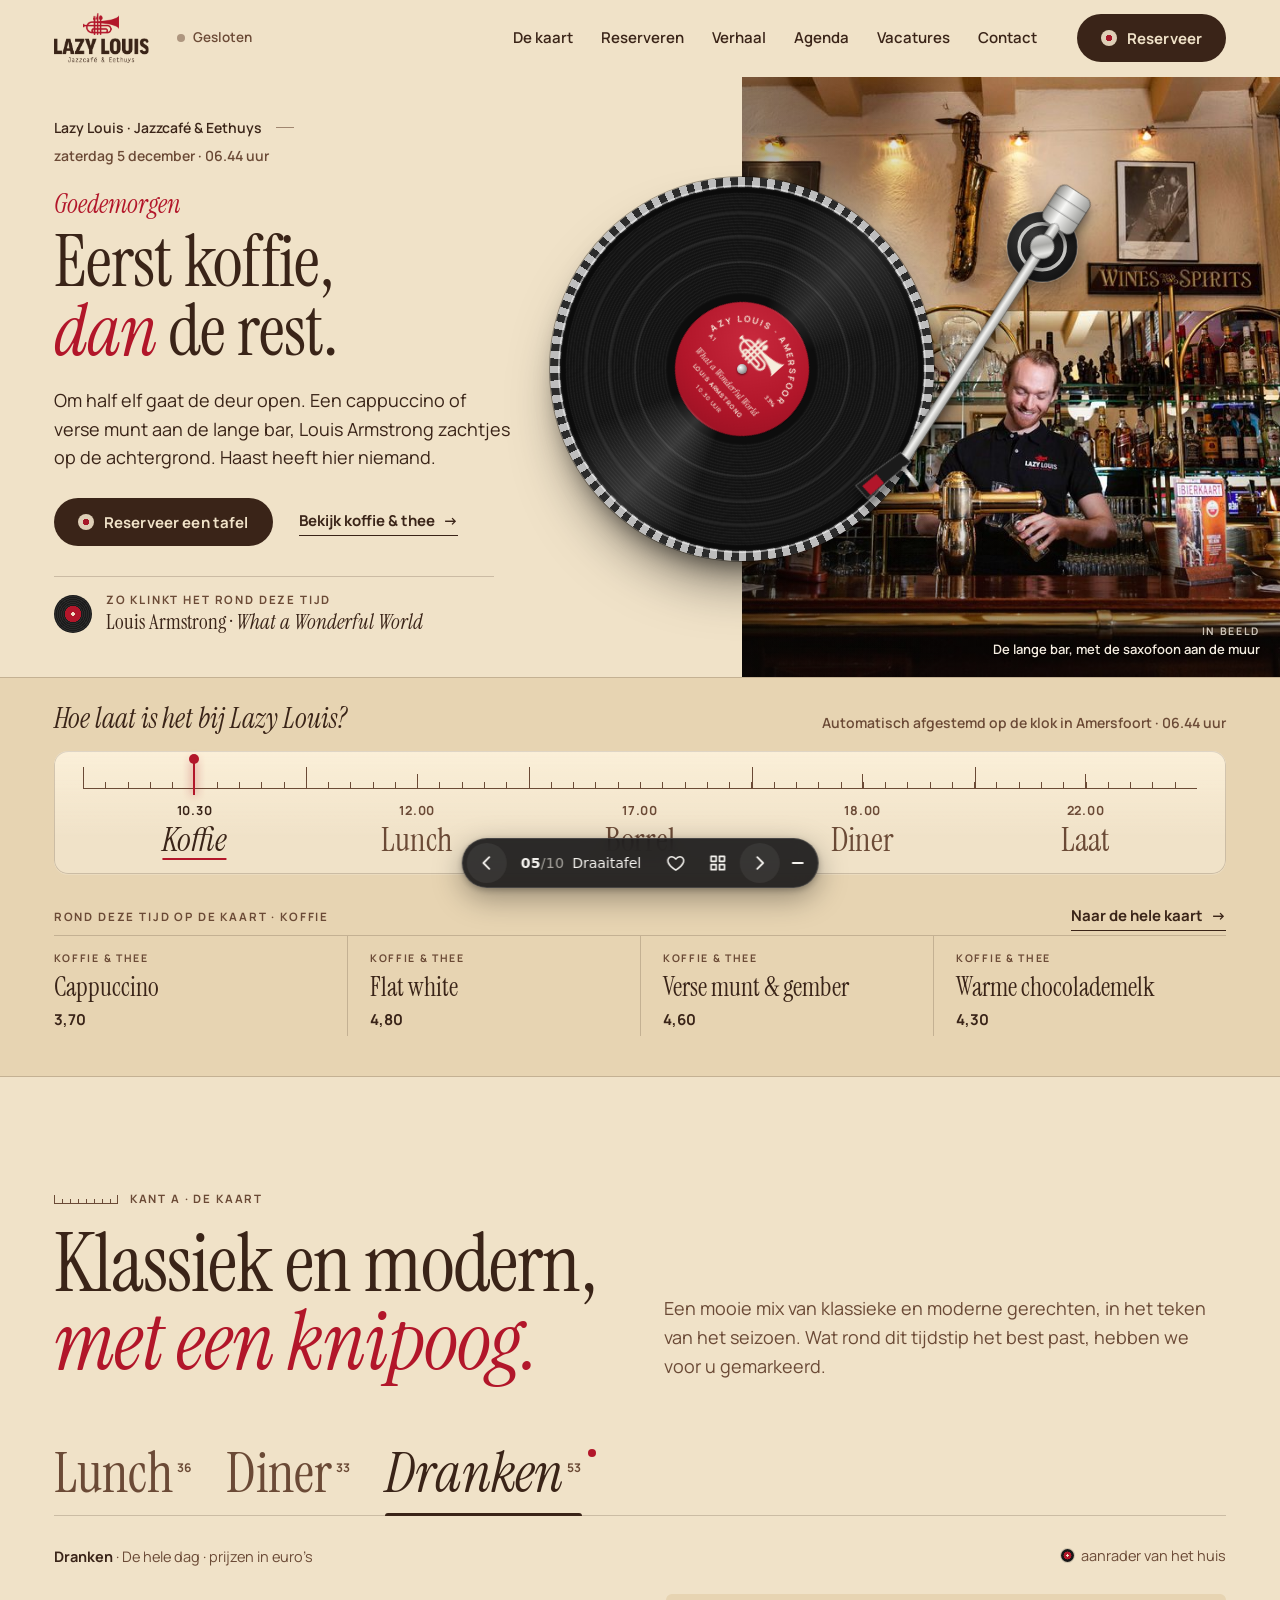
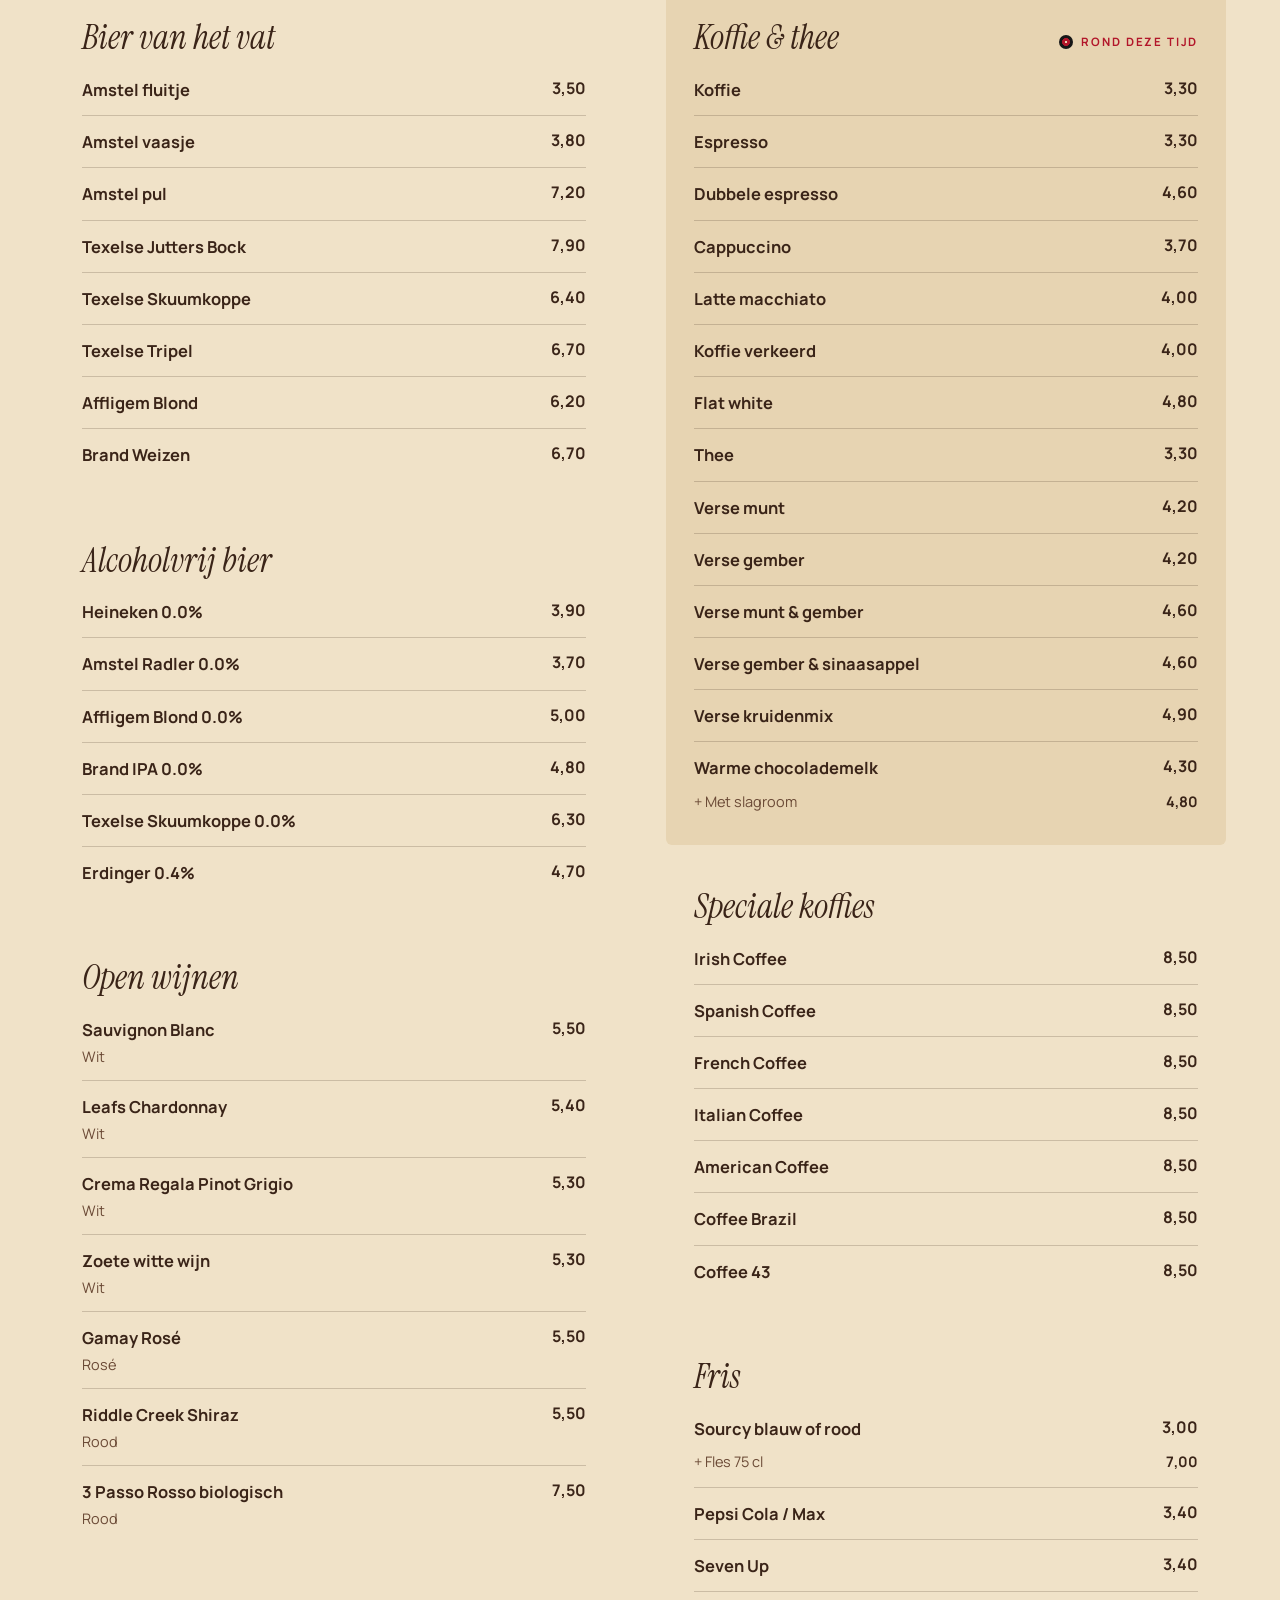
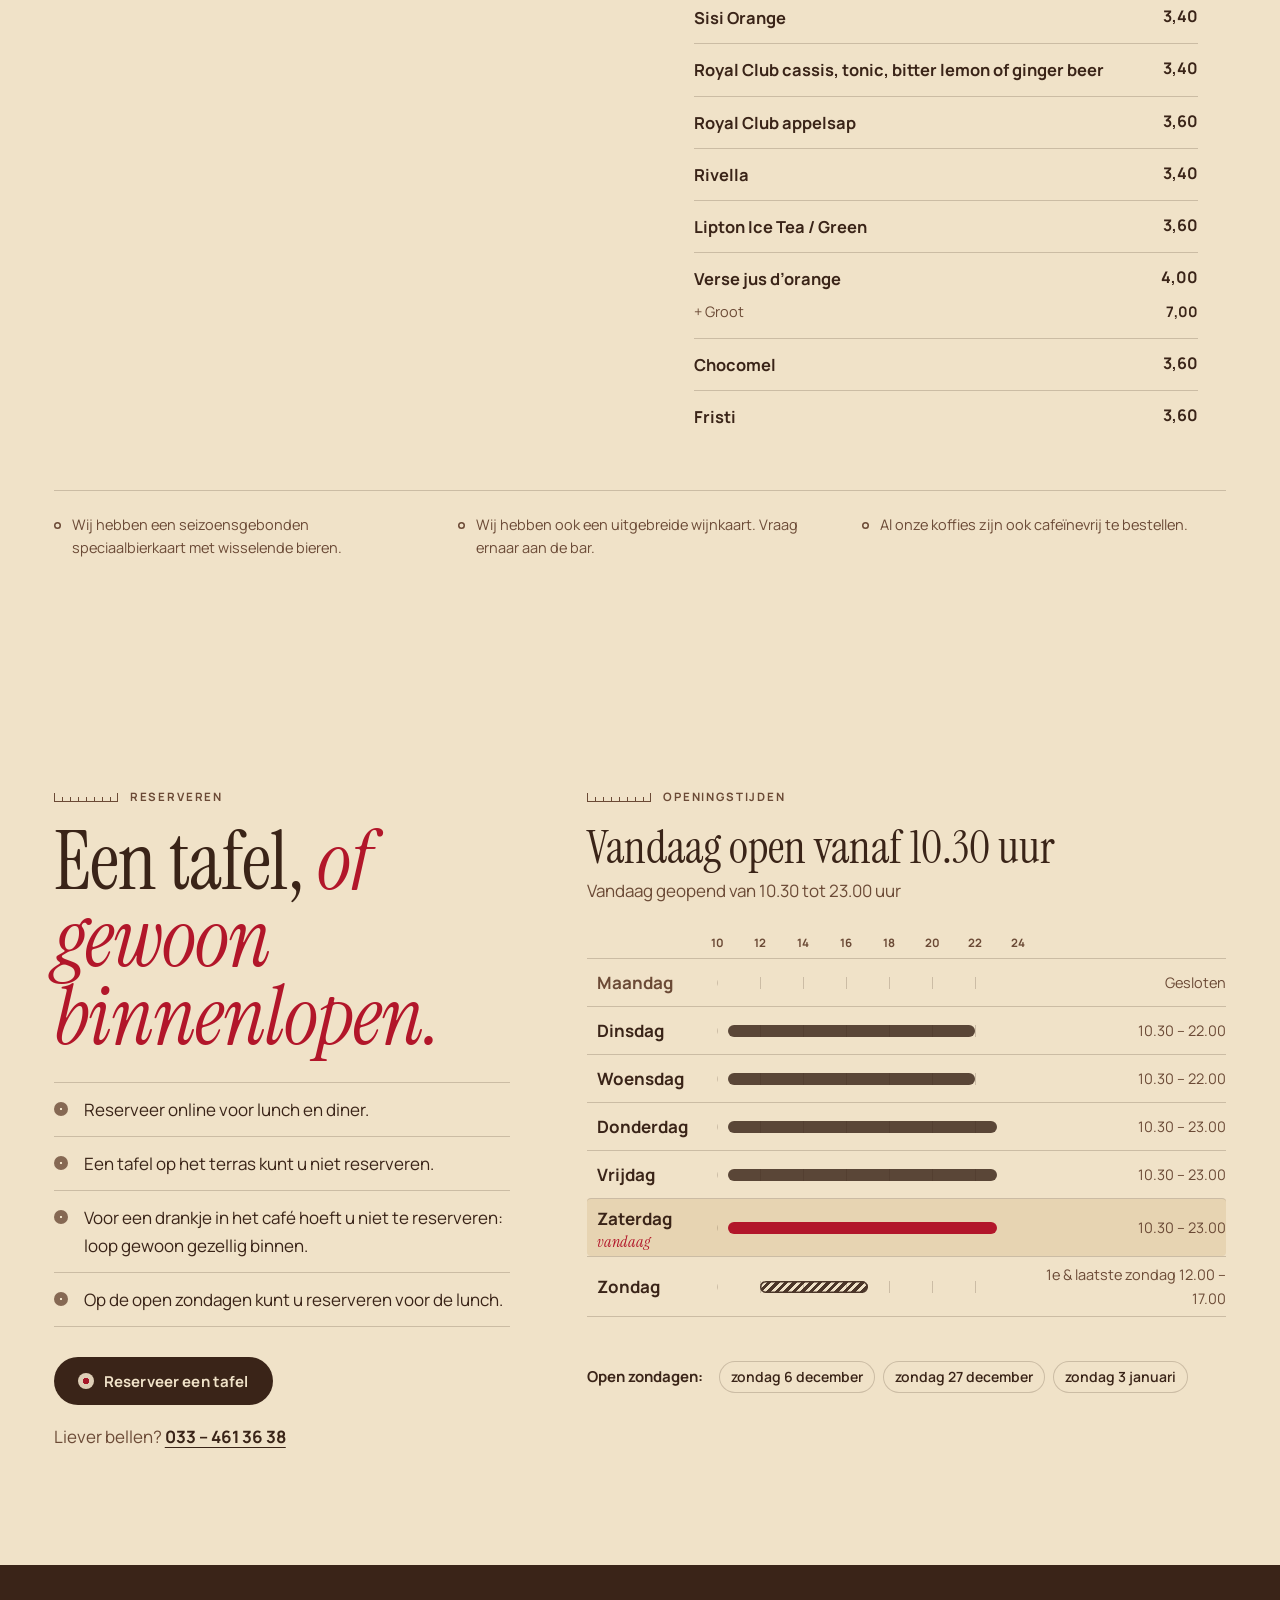
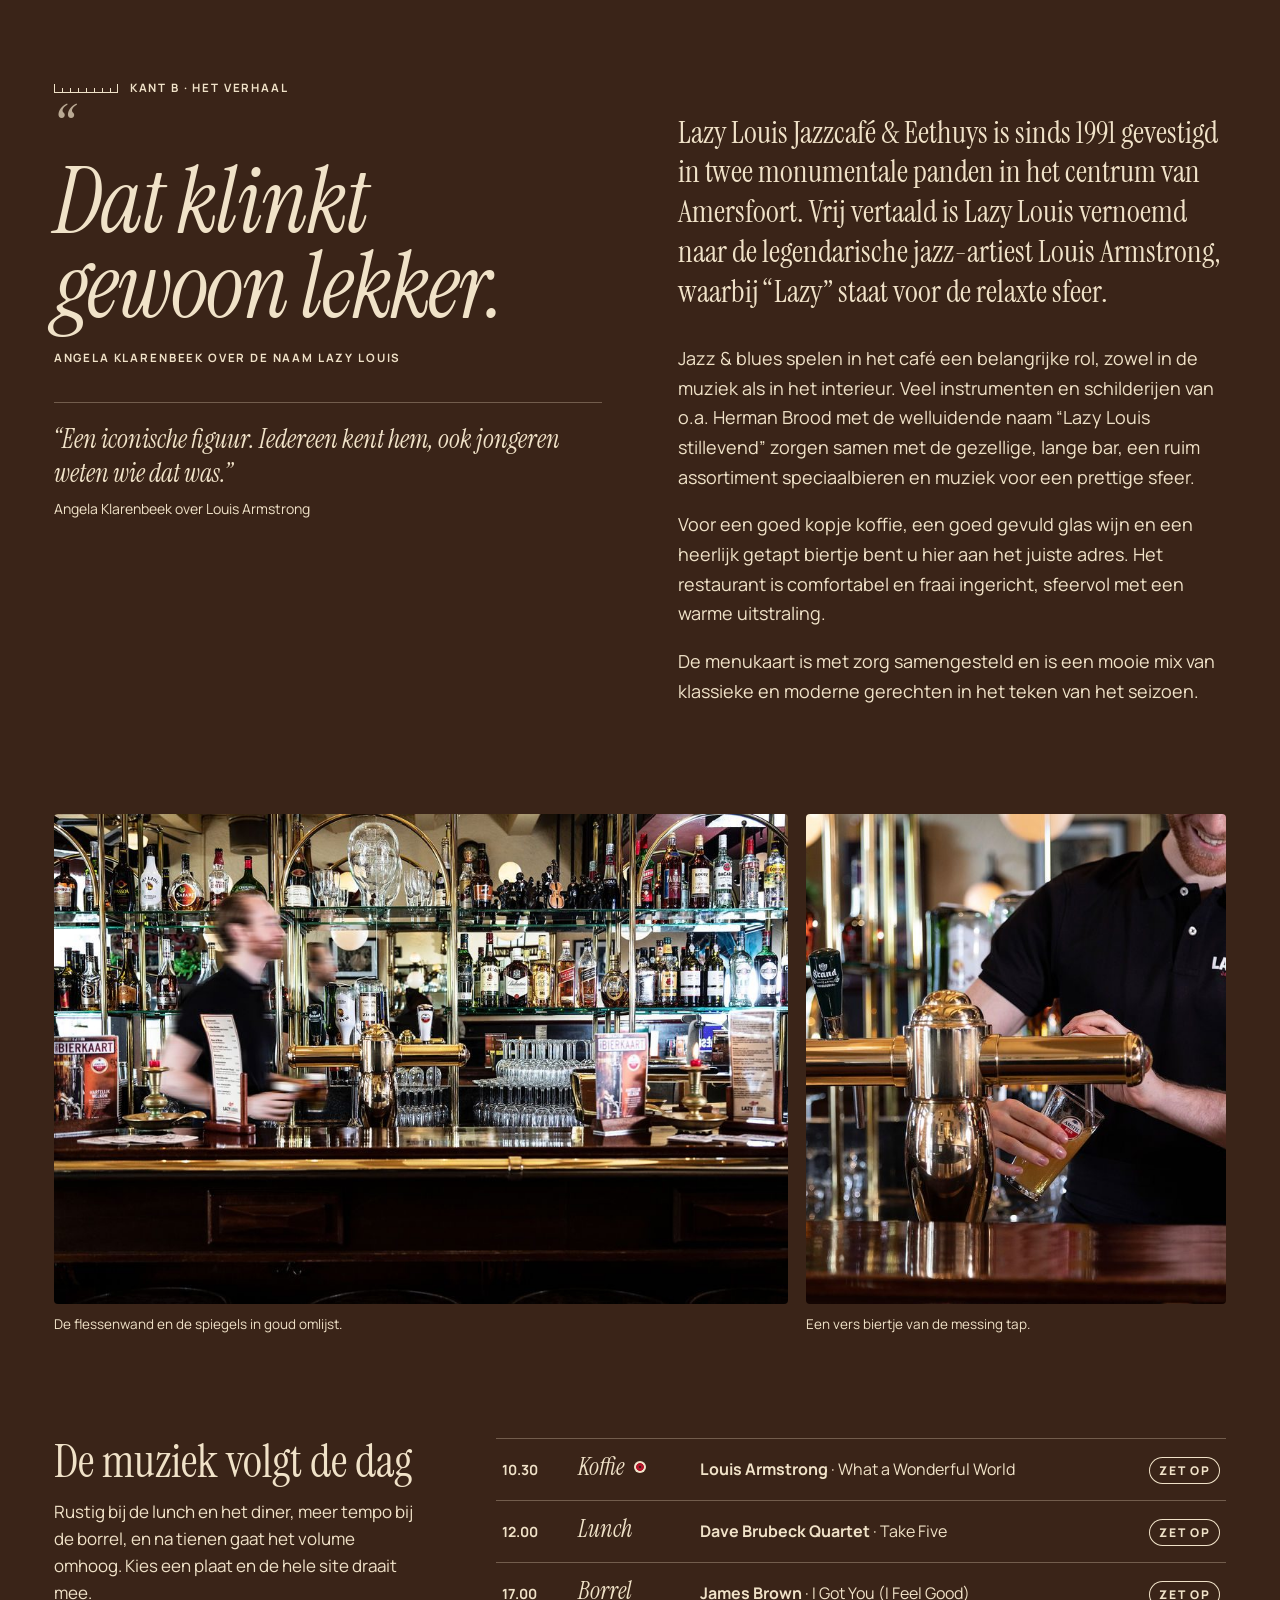
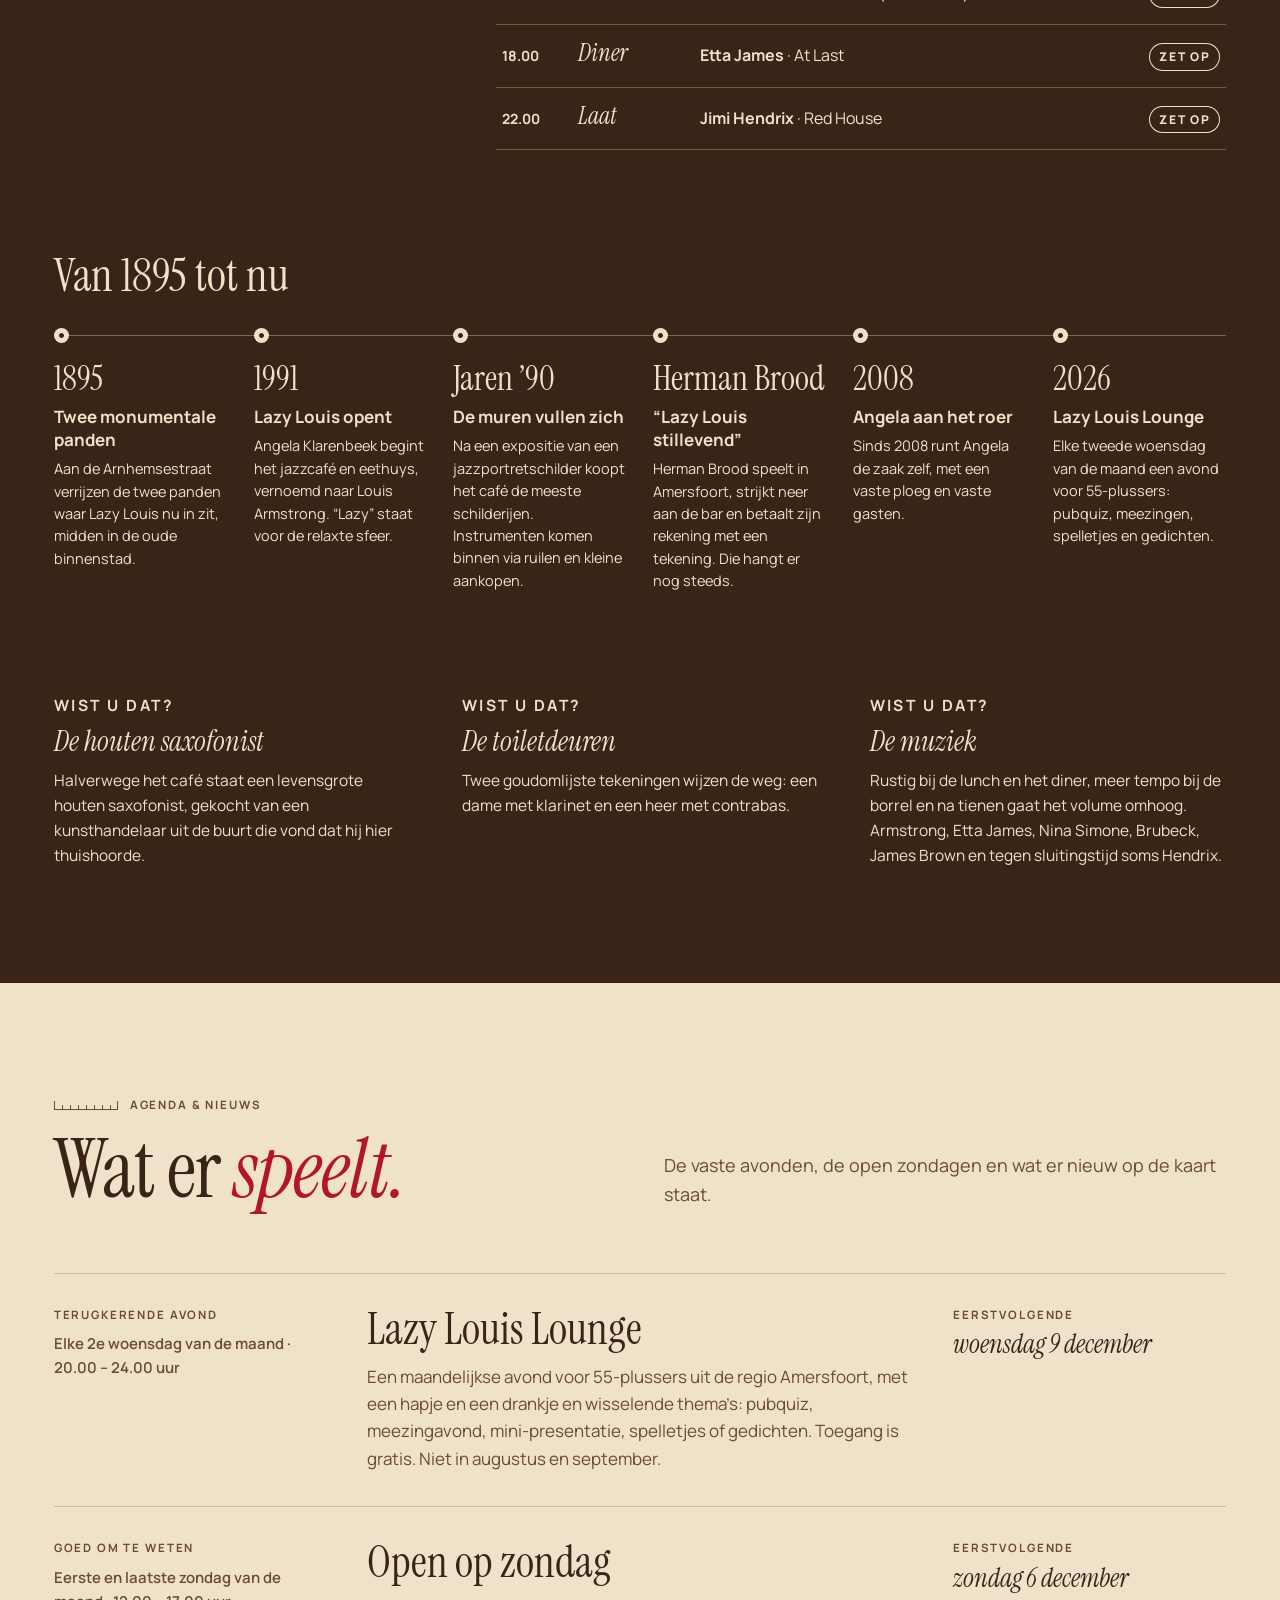
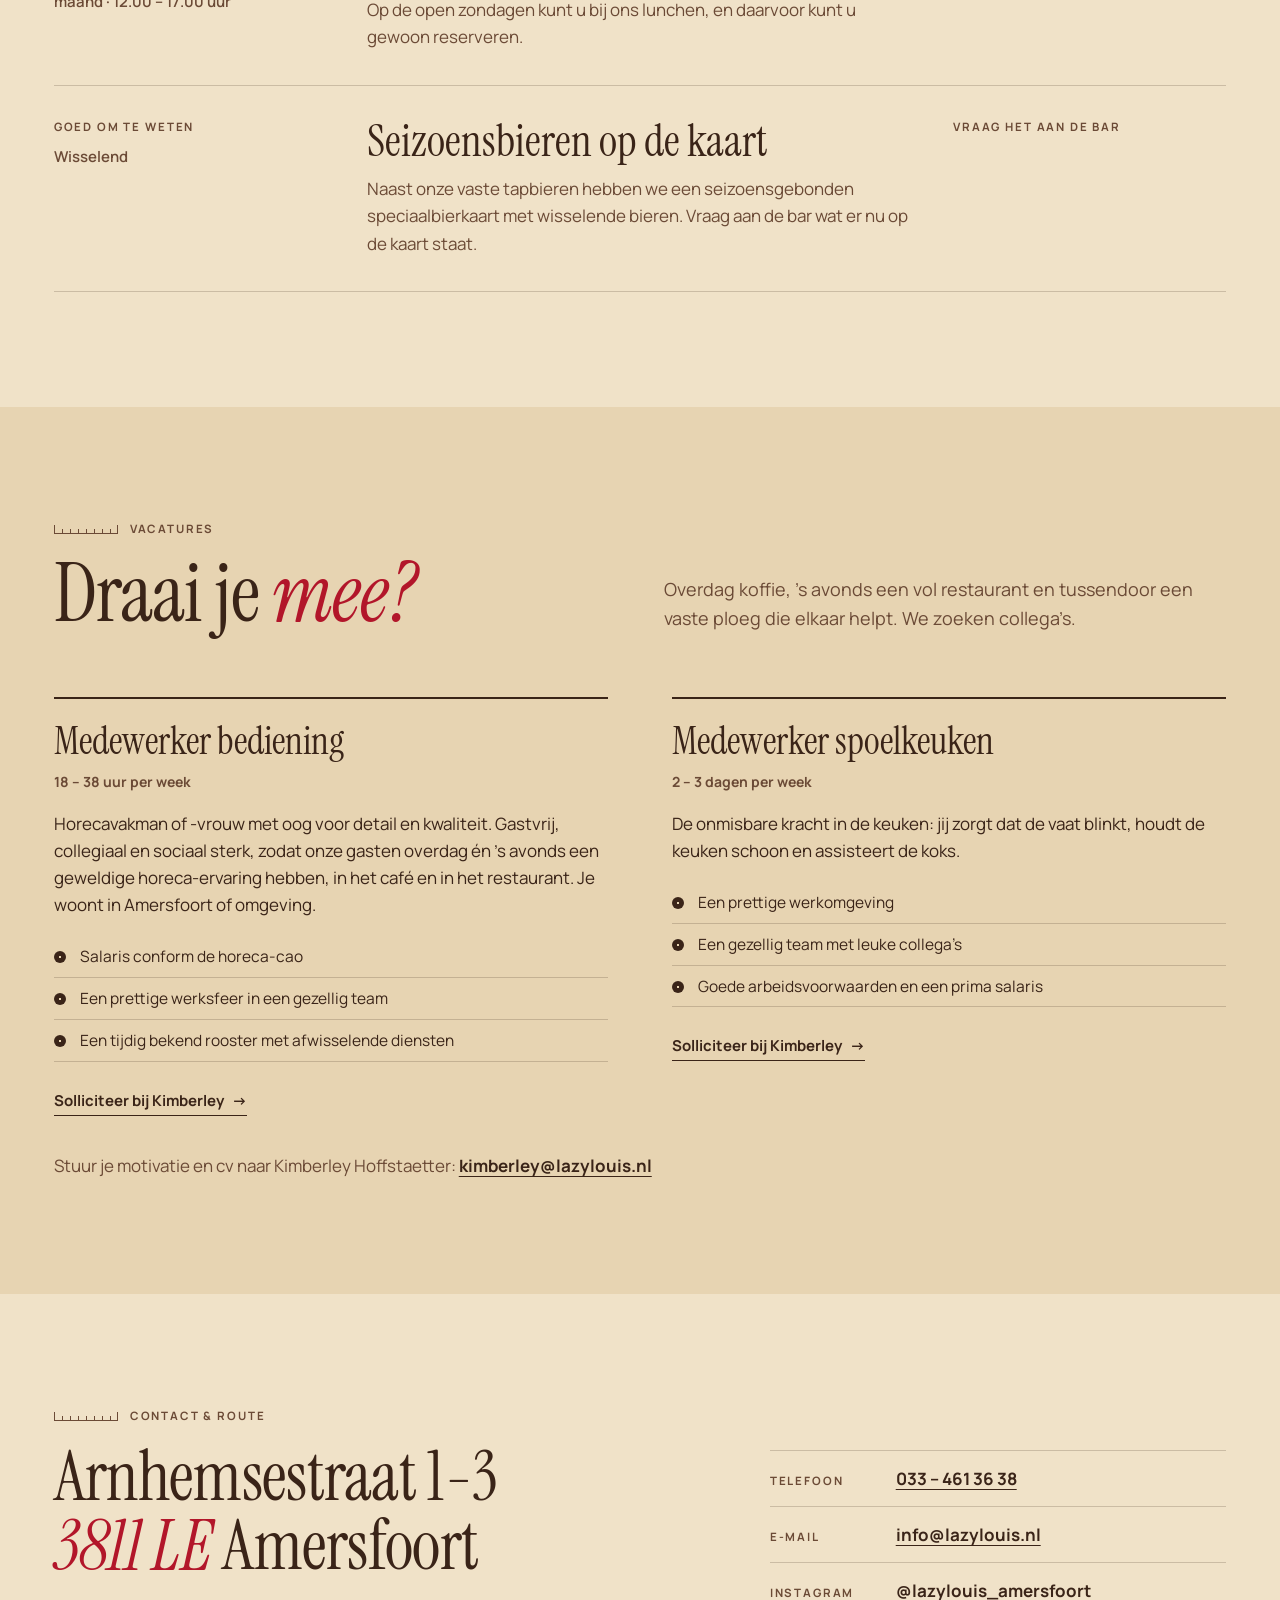
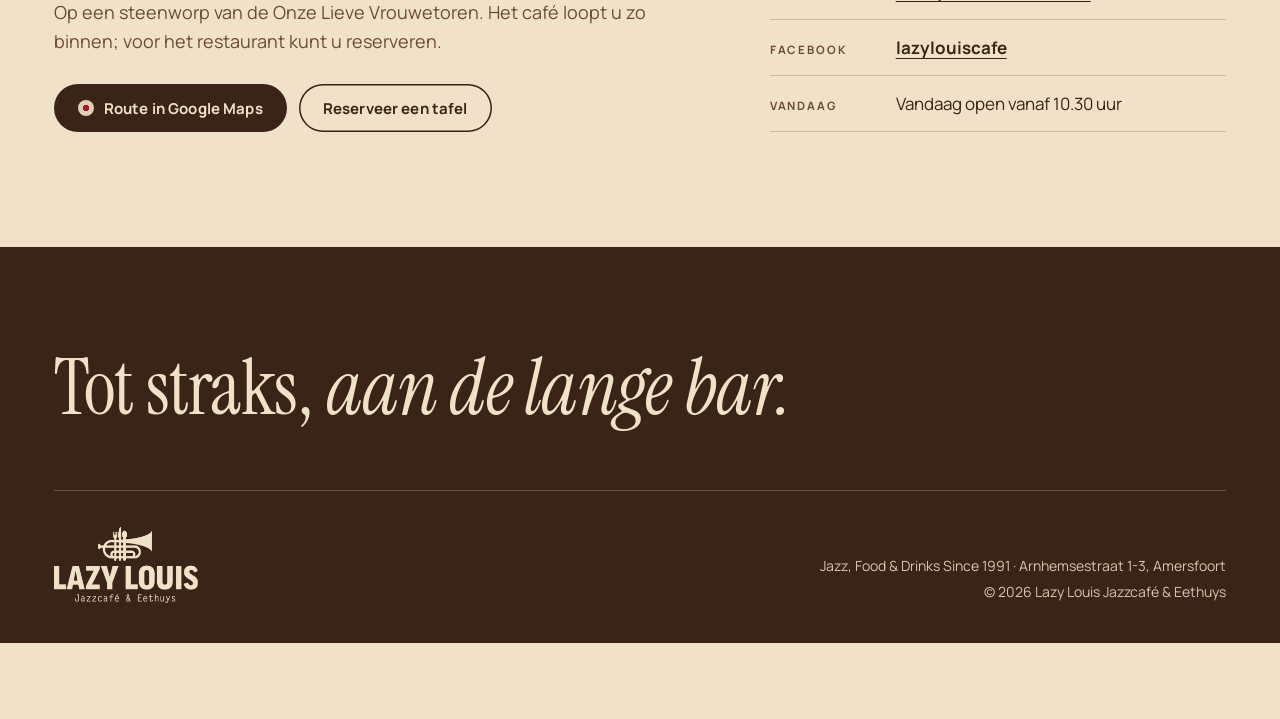
<file: 05-draaitafel.html>
<!doctype html>
<html lang="nl" data-part="lunch" class="is-booting">
<head>
<meta charset="utf-8">
<meta name="viewport" content="width=device-width, initial-scale=1">
<title>Lazy Louis · Draaitafel</title>
<meta name="description" content="Lazy Louis Jazzcafé &amp; Eethuys in Amersfoort, sinds 1991. Van koffie tot laat: de site kleurt mee met het tijdstip, en de plaat op de draaitafel ook.">
<link rel="icon" href="assets/brand/trumpet.png">
<link rel="preconnect" href="https://fonts.googleapis.com">
<link rel="preconnect" href="https://fonts.gstatic.com" crossorigin>
<link rel="stylesheet" href="https://fonts.googleapis.com/css2?family=Instrument+Serif:ital@0;1&family=Manrope:wght@400;500;600;700;800&display=swap">
<link rel="stylesheet" href="book/book.css">
<script>
  /* Tune to the Amsterdam clock before first paint, so the page never flashes the wrong colours. */
  (function () {
    var h = 13, m = 0;
    try {
      var p = {};
      new Intl.DateTimeFormat("en-GB", { timeZone: "Europe/Amsterdam", hour: "2-digit", minute: "2-digit", hour12: false })
        .formatToParts(new Date()).forEach(function (x) { p[x.type] = x.value; });
      h = +p.hour % 24; m = +p.minute;
    } catch (e) { var d = new Date(); h = d.getHours(); m = d.getMinutes(); }
    var t = h + m / 60;
    var part = t < 6 ? "laat" : t < 12 ? "koffie" : t < 17 ? "lunch" : t < 18 ? "borrel" : t < 22 ? "diner" : "laat";
    document.documentElement.setAttribute("data-part", part);
  })();
</script>
<style>
/* =========================================================================
   Draaitafel — the site follows the day.
   Colour worlds live as registered custom properties on <html data-part>,
   so every colour glides when the daypart changes.
   ========================================================================= */
@property --bg      { syntax: "<color>"; inherits: true; initial-value: #f6f1e6; }
@property --bg2     { syntax: "<color>"; inherits: true; initial-value: #e6ece5; }
@property --ink     { syntax: "<color>"; inherits: true; initial-value: #2f5d62; }
@property --soft    { syntax: "<color>"; inherits: true; initial-value: #476a6d; }
@property --accent  { syntax: "<color>"; inherits: true; initial-value: #b2162a; }
@property --btn     { syntax: "<color>"; inherits: true; initial-value: #2f5d62; }
@property --btn-ink { syntax: "<color>"; inherits: true; initial-value: #f6f1e6; }
@property --line    { syntax: "<color>"; inherits: true; initial-value: rgba(47, 93, 98, 0.2); }
@property --needle  { syntax: "<color>"; inherits: true; initial-value: #b2162a; }
@property --trumpet { syntax: "<color>"; inherits: true; initial-value: #b2162a; }
@property --glow    { syntax: "<color>"; inherits: true; initial-value: rgba(255, 255, 255, 0.5); }

:root {
  --serif: "Instrument Serif", "Iowan Old Style", "Palatino Linotype", Palatino, Georgia, serif;
  --sans: "Manrope", "Avenir Next", "Segoe UI", "Helvetica Neue", Arial, sans-serif;
  --gutter: clamp(16px, 4.2vw, 64px);
  --max: 1320px;
  --ease: cubic-bezier(.65, 0, .25, 1);
  --label: #b2162a;
  transition: --bg .9s ease, --bg2 .9s ease, --ink .9s ease, --soft .9s ease, --accent .9s ease,
              --btn .9s ease, --btn-ink .9s ease, --line .9s ease, --needle .9s ease, --trumpet .9s ease, --glow .9s ease;
}
html[data-part="koffie"] {
  color-scheme: light;
  --bg: #f0e2c8; --bg2: #e7d4b2; --ink: #3a2418; --soft: #6b4a36; --accent: #b2162a;
  --btn: #3a2418; --btn-ink: #f0e2c8; --line: rgba(58, 36, 24, 0.2); --needle: #b2162a; --trumpet: #b2162a;
  --glow: rgba(255, 244, 222, 0.75);
}
html[data-part="lunch"] {
  color-scheme: light;
  --bg: #f6f1e6; --bg2: #e6ece5; --ink: #2f5d62; --soft: #476a6d; --accent: #b2162a;
  --btn: #2f5d62; --btn-ink: #f6f1e6; --line: rgba(47, 93, 98, 0.22); --needle: #b2162a; --trumpet: #b2162a;
  --glow: rgba(255, 255, 255, 0.8);
}
html[data-part="borrel"] {
  color-scheme: light;
  --bg: #e0892f; --bg2: #eaa055; --ink: #2b1a10; --soft: #4a2a12; --accent: #5a0f1a;
  --btn: #2b1a10; --btn-ink: #f6d3a6; --line: rgba(43, 26, 16, 0.26); --needle: #2b1a10; --trumpet: #6a1220;
  --glow: rgba(255, 214, 150, 0.7);
}
html[data-part="diner"] {
  color-scheme: dark;
  --bg: #5a1621; --bg2: #4a111b; --ink: #f6e9d4; --soft: #e3c7ae; --accent: #e9b872;
  --btn: #f6e9d4; --btn-ink: #5a1621; --line: rgba(246, 233, 212, 0.2); --needle: #e9b872; --trumpet: #e9b872;
  --glow: rgba(233, 184, 114, 0.35);
}
html[data-part="laat"] {
  color-scheme: dark;
  --bg: #141a2e; --bg2: #1c2440; --ink: #efe6d3; --soft: #b9b1a0; --accent: #d9b45a;
  --btn: #d9b45a; --btn-ink: #141a2e; --line: rgba(239, 230, 211, 0.16); --needle: #d9b45a; --trumpet: #d9b45a;
  --glow: rgba(217, 180, 90, 0.4);
}
html.is-booting, html.is-booting * { transition: none !important; }

*, *::before, *::after { box-sizing: border-box; }
html { -webkit-text-size-adjust: 100%; scroll-behavior: smooth; scroll-padding-top: 88px; }
body {
  margin: 0;
  background: var(--bg);
  color: var(--ink);
  font: 400 17px/1.6 var(--sans);
  font-feature-settings: "ss01", "tnum" 0;
  -webkit-font-smoothing: antialiased;
  text-rendering: optimizeLegibility;
  overflow-x: clip;
}
img { display: block; max-width: 100%; }
a { color: inherit; text-decoration-thickness: 1px; text-underline-offset: .22em; }
a:hover { text-decoration-thickness: 2px; }
button { font: inherit; color: inherit; }
h1, h2, h3, h4, p, ul, ol, figure, dl, dd, blockquote { margin: 0; }
ul, ol { padding: 0; list-style: none; }
::selection { background: var(--ink); color: var(--bg); }
:focus-visible { outline: 2px solid var(--ink); outline-offset: 3px; border-radius: 3px; }
.sr-only { position: absolute !important; width: 1px; height: 1px; margin: -1px; padding: 0; overflow: hidden; clip: rect(0 0 0 0); white-space: nowrap; border: 0; }
.skip { position: absolute; left: 12px; top: -60px; z-index: 100; background: var(--btn); color: var(--btn-ink); padding: 10px 16px; border-radius: 999px; font-weight: 700; text-decoration: none; }
.skip:focus { top: 12px; }

.wrap { max-width: var(--max); margin: 0 auto; padding: 0 var(--gutter); }
.lbl { font: 700 11.5px/1.3 var(--sans); letter-spacing: .16em; text-transform: uppercase; }
.serif { font-family: var(--serif); font-weight: 400; }
em { font-style: italic; }

/* Buttons ---------------------------------------------------------------- */
.btn {
  display: inline-flex; align-items: center; gap: 10px;
  min-height: 48px; padding: 0 24px;
  background: var(--btn); color: var(--btn-ink);
  border: 0; border-radius: 999px; cursor: pointer;
  font: 700 15px/1 var(--sans); letter-spacing: .01em; text-decoration: none;
  transition: transform .2s ease, box-shadow .2s ease;
}
.btn:hover { transform: translateY(-1px); box-shadow: 0 8px 20px -10px rgba(0, 0, 0, .5); }
.btn:active { transform: translateY(0); }
.btn .disc { width: 16px; height: 16px; border-radius: 50%; background: radial-gradient(circle, var(--label) 0 28%, currentColor 30% 100%); opacity: .9; }
.btn-ghost {
  background: transparent; color: var(--ink);
  box-shadow: inset 0 0 0 1.5px var(--ink);
}
.btn-ghost:hover { box-shadow: inset 0 0 0 2px var(--ink); }
.arrow-link {
  display: inline-flex; align-items: center; gap: 8px;
  font-weight: 700; font-size: 15px; text-decoration: none;
  border-bottom: 1.5px solid currentColor; padding-bottom: 2px;
}
.arrow-link::after { content: "→"; transition: transform .2s ease; }
.arrow-link:hover::after { transform: translateX(3px); }

/* Header ----------------------------------------------------------------- */
.site-head {
  position: sticky; top: 0; z-index: 40;
  background: var(--bg);
  border-bottom: 1px solid transparent;
  transition: border-color .3s ease;
}
.site-head.is-scrolled { border-bottom-color: var(--line); }
.head-inner { display: flex; align-items: center; gap: 28px; min-height: 76px; }
.brand { display: block; flex: 0 0 auto; border-radius: 4px; }
.logo { position: relative; display: block; height: 50px; aspect-ratio: 1147 / 605; }
.logo-word, .logo-trumpet { position: absolute; display: block; }
.logo-word {
  inset: 0; background: var(--ink);
  -webkit-mask: url(assets/brand/logo-white.png) center / 100% 100% no-repeat;
          mask: url(assets/brand/logo-white.png) center / 100% 100% no-repeat;
  clip-path: inset(47% 0 0 0);
}
.logo-trumpet {
  left: 30.6%; top: 0; width: 37.84%; height: 43.64%;
  background: var(--trumpet);
  -webkit-mask: url(assets/brand/trumpet.png) center / 100% 100% no-repeat;
          mask: url(assets/brand/trumpet.png) center / 100% 100% no-repeat;
}
.head-status { display: inline-flex; align-items: center; gap: 8px; font-size: 13.5px; font-weight: 600; color: var(--soft); white-space: nowrap; }
.head-status::before { content: ""; width: 8px; height: 8px; border-radius: 50%; background: currentColor; opacity: .5; }
.head-status.is-open { color: var(--ink); }
.head-status.is-open::before { opacity: 1; background: var(--accent); box-shadow: 0 0 0 0 var(--accent); animation: pulse 2.4s ease-out infinite; }
@keyframes pulse { 0% { box-shadow: 0 0 0 0 var(--accent); } 70%, 100% { box-shadow: 0 0 0 7px transparent; } }
.site-nav { margin-left: auto; }
.site-nav ul { display: flex; align-items: center; gap: 4px; }
.site-nav a {
  display: block; padding: 10px 12px; border-radius: 999px;
  font-weight: 600; font-size: 15px; text-decoration: none;
}
.site-nav a:hover { background: var(--line); }
.head-cta { flex: 0 0 auto; }
.nav-toggle { display: none; }

@media (max-width: 1079px) {
  .head-inner { gap: 12px; min-height: 66px; }
  .logo { height: 42px; }
  .head-status { display: none; }
  .head-cta { margin-left: auto; min-height: 42px; padding: 0 16px; font-size: 14px; }
  .nav-toggle {
    display: inline-grid; place-items: center; width: 44px; height: 44px;
    border: 0; border-radius: 50%; background: transparent; box-shadow: inset 0 0 0 1.5px var(--ink); cursor: pointer;
  }
  .nav-toggle span { display: block; width: 18px; height: 1.5px; background: var(--ink); position: relative; transition: transform .25s ease, background .2s; }
  .nav-toggle span::before, .nav-toggle span::after { content: ""; position: absolute; left: 0; width: 18px; height: 1.5px; background: var(--ink); transition: transform .25s ease; }
  .nav-toggle span::before { transform: translateY(-5px); }
  .nav-toggle span::after { transform: translateY(5px); }
  .nav-toggle[aria-expanded="true"] span { background: transparent; }
  .nav-toggle[aria-expanded="true"] span::before { transform: rotate(45deg); }
  .nav-toggle[aria-expanded="true"] span::after { transform: rotate(-45deg); }
  .site-nav {
    position: fixed; left: 0; right: 0; top: 66px; bottom: 0; z-index: 39;
    margin: 0; padding: 12px var(--gutter) 120px;
    background: var(--bg); overflow-y: auto;
    border-top: 1px solid var(--line);
  }
  .site-nav[hidden] { display: none; }
  .site-nav ul { flex-direction: column; align-items: stretch; gap: 0; }
  .site-nav li { border-bottom: 1px solid var(--line); }
  .site-nav a { font: 400 38px/1.1 var(--serif); padding: 16px 0; border-radius: 0; display: flex; justify-content: space-between; align-items: baseline; }
  .site-nav a::after { content: "→"; font: 500 18px var(--sans); color: var(--soft); }
  .site-nav a:hover { background: transparent; color: var(--accent); }
  .nav-status { display: block; margin-top: 24px; font-weight: 600; color: var(--soft); }
}
@media (min-width: 1080px) {
  .site-nav[hidden] { display: block; }
  .nav-status { display: none; }
}

/* Hero ------------------------------------------------------------------- */
.hero {
  position: relative; overflow: clip;
  --D: clamp(320px, 30vw, 500px); --photo-w: 42vw;
  --left: max(var(--gutter), calc((100vw - var(--max)) / 2 + var(--gutter)));
}
.hero-inner { position: relative; min-height: clamp(540px, calc(100svh - 300px), 640px); display: flex; align-items: center; }
.hero-copy {
  position: relative; z-index: 3;
  width: 100%;
  max-width: min(520px, calc(100vw - var(--photo-w) - var(--D) * .5 - var(--left) - 40px));
  padding: 36px 0 38px;
}
.kicker { display: flex; flex-wrap: wrap; align-items: center; gap: 6px 14px; margin-bottom: 22px; color: var(--soft); font-weight: 600; font-size: 14px; }
.kicker h1 { font: inherit; color: var(--ink); }
.kicker .sep { width: 18px; height: 1px; background: currentColor; opacity: .6; }
.greet { font: italic 400 26px/1.1 var(--serif); color: var(--accent); margin-bottom: 10px; }
.headline {
  font: 400 clamp(54px, 5.6vw, 92px)/.96 var(--serif);
  letter-spacing: -.012em;
  min-height: 1.92em;
  text-wrap: balance;
}
.headline em { color: var(--accent); }
.lede { margin-top: 20px; font-size: 18px; line-height: 1.6; max-width: 46ch; min-height: 4.8em; color: var(--ink); }
.hero-cta { display: flex; flex-wrap: wrap; align-items: center; gap: 14px 26px; margin-top: 26px; }
.swap { transition: opacity .28s ease, transform .5s var(--ease), filter .28s ease; }
.is-swapping .swap { opacity: 0; transform: translateY(10px); filter: blur(2px); }

.playing {
  display: grid; grid-template-columns: auto 1fr; gap: 2px 14px; align-items: center;
  margin-top: 30px; padding-top: 16px; border-top: 1px solid var(--line); max-width: 440px;
}
.playing .mini {
  grid-row: span 2; width: 38px; height: 38px; border-radius: 50%;
  background:
    radial-gradient(circle, var(--bg) 0 6%, var(--label) 7% 30%, transparent 31%),
    repeating-radial-gradient(circle, #1b1b1b 0 1px, #2a2a2a 1px 2px);
  animation: spin 3.2s linear infinite;
}
.playing .lbl { color: var(--soft); }
.playing p { font: 400 21px/1.2 var(--serif); }
.playing p em { font-style: italic; }

/* deck: photo + turntable sharing a seam */
.hero-photo {
  position: absolute; top: 0; bottom: 0; right: 0; width: var(--photo-w);
  margin: 0; background: #0f0d0c; overflow: hidden;
}
.hero-photo img {
  position: absolute; inset: 0; width: 100%; height: 100%; object-fit: cover;
  opacity: 0; transition: opacity 1s ease, transform 6s ease;
  transform: scale(1.04);
}
.hero-photo img.is-active { opacity: 1; transform: scale(1); }
.hero-photo::after {
  content: ""; position: absolute; inset: 0; pointer-events: none;
  background: linear-gradient(90deg, rgba(10, 8, 6, .35), transparent 40%), linear-gradient(0deg, rgba(10, 8, 6, .55), transparent 30%);
}
.hero-photo figcaption {
  position: absolute; right: 20px; bottom: 18px; z-index: 2; max-width: 60%;
  color: #f4ece0; font-size: 13px; font-weight: 600; text-align: right; line-height: 1.35;
  text-shadow: 0 1px 2px rgba(0, 0, 0, .6);
}
.hero-photo figcaption .lbl { display: block; opacity: .8; margin-bottom: 3px; font-size: 10.5px; }

.turntable {
  position: absolute; z-index: 2;
  width: calc(var(--D) * 1.6);
  aspect-ratio: 160 / 104;
  left: calc(100% - var(--photo-w) - var(--D) * .52);
  top: calc(50% - var(--D) * .54);
  pointer-events: none;
}
.platter {
  position: absolute; left: 1.25%; top: 1.923%; width: 62.5%; height: 96.154%;
  border-radius: 50%;
  background:
    radial-gradient(circle closest-side, transparent 0 94.6%, rgba(255, 255, 255, .5) 95% 95.6%, transparent 96%),
    repeating-conic-gradient(from 1deg, #2b2b2b 0 2.2deg, #bdbdbd 2.2deg 4.5deg);
  box-shadow: 0 34px 60px -24px rgba(0, 0, 0, .7), 0 12px 24px -12px rgba(0, 0, 0, .5), 0 0 0 1px rgba(0, 0, 0, .35);
}
.spin, .sheen, .spindle { position: absolute; border-radius: 50%; }
.spin { inset: 2.6%; will-change: transform; }
.record {
  position: absolute; inset: 0; border-radius: 50%;
  background:
    radial-gradient(circle closest-side, #0d0d0d 0 41%, transparent 41.6%),
    radial-gradient(circle closest-side, transparent 0 58%, rgba(255, 255, 255, .08) 58.5% 59.3%, transparent 59.8% 72%, rgba(255, 255, 255, .08) 72.5% 73.2%, transparent 73.7% 85%, rgba(255, 255, 255, .07) 85.5% 86.1%, transparent 86.6% 96.5%, #0b0b0b 97% 100%),
    repeating-radial-gradient(circle, #121212 0 1px, #1f1f1f 1.4px 2px, #141414 2.4px 3px);
  box-shadow: inset 0 0 0 1px rgba(255, 255, 255, .05);
}
.label {
  position: absolute; inset: 31.6%; border-radius: 50%;
  background: radial-gradient(circle at 38% 30%, #c8293d, var(--label) 55%, #8e0f20);
  color: #f7eddc;
  box-shadow: 0 0 0 1px rgba(0, 0, 0, .35);
}
.label-face { position: absolute; inset: 0; transition: opacity .25s ease, transform .35s var(--ease); }
.label.is-out .label-face { opacity: 0; transform: scale(.92); }
.label svg { position: absolute; inset: 0; width: 100%; height: 100%; overflow: visible; }
.label text { fill: currentColor; }
.label .lb-arc { font: 700 6.4px var(--sans); letter-spacing: .22em; }
.label .lb-track { font: italic 400 9.6px var(--serif); }
.label .lb-artist { font: 700 4.6px var(--sans); letter-spacing: .14em; }
.label .lb-side { font: 700 4.4px var(--sans); letter-spacing: .12em; opacity: .85; }
.label .lb-trumpet {
  position: absolute; left: 31%; top: 21%; width: 38%; height: 23.1%;
  background: #f7eddc;
  -webkit-mask: url(assets/brand/trumpet.png) center / contain no-repeat;
          mask: url(assets/brand/trumpet.png) center / contain no-repeat;
}
.sheen {
  inset: 2.6%; pointer-events: none;
  background: conic-gradient(from 200deg, transparent 0deg, rgba(255, 255, 255, .16) 22deg, transparent 50deg, transparent 180deg, rgba(255, 255, 255, .11) 205deg, transparent 236deg, transparent 360deg);
  -webkit-mask: radial-gradient(circle closest-side, transparent 0 35.5%, #000 36.5%);
          mask: radial-gradient(circle closest-side, transparent 0 35.5%, #000 36.5%);
}
.spindle { left: 50%; top: 50%; width: 2.6%; height: 2.6%; transform: translate(-50%, -50%); background: radial-gradient(circle at 35% 35%, #fafafa, #8b8b8b 70%); box-shadow: 0 1px 2px rgba(0, 0, 0, .6); }
.arm-svg { position: absolute; inset: 0; width: 100%; height: 100%; overflow: visible; }
.arm {
  transform-box: view-box; transform-origin: 130px 20px;
  transform: rotate(var(--arm, 36deg));
  transition: transform 1s var(--ease), filter .5s ease;
  filter: drop-shadow(1.2px 2.4px 1.2px rgba(0, 0, 0, .45));
}
.turntable.is-lifting .arm { filter: drop-shadow(3px 6px 3px rgba(0, 0, 0, .35)); }
.arm-base { filter: drop-shadow(0 2px 3px rgba(0, 0, 0, .5)); }

@keyframes spin { to { transform: rotate(360deg); } }

@media (max-width: 959px) {
  .hero { --D: clamp(220px, 58vw, 360px); --photo-w: 60vw; }
  .hero-inner { display: block; min-height: 0; }
  .hero-copy { max-width: 640px; padding: 34px 0 30px; }
  .headline { min-height: 0; }
  .lede { min-height: 0; }
  .deck { position: relative; height: calc(var(--D) * 1.08 + 44px); }
  .turntable { top: 22px; }
  .hero-photo figcaption { right: 12px; bottom: 10px; font-size: 12px; }
  .playing { margin-top: 28px; }
}
@media (max-width: 1279px) {
  .kicker { display: block; }
  .kicker .sep { display: none; }
  .kicker #clock { display: block; margin-top: 2px; }
}
@media (max-width: 520px) {
  .greet { font-size: 22px; }
  .headline { font-size: clamp(46px, 13vw, 60px); }
  .lede { font-size: 17px; }
  .hero-photo figcaption .lbl { display: none; }
}

/* Tuner: the daypart dial ------------------------------------------------- */
.tuner { background: var(--bg2); padding: 26px 0 40px; border-top: 1px solid var(--line); border-bottom: 1px solid var(--line); }
.tuner-head { display: flex; flex-wrap: wrap; justify-content: space-between; align-items: baseline; gap: 4px 24px; margin-bottom: 16px; }
.tuner-title { font: italic 400 28px/1.1 var(--serif); }
.tuner-mode { font-size: 14px; color: var(--soft); font-weight: 600; }
.tuner-mode button {
  margin-left: 6px; padding: 4px 12px; border: 0; border-radius: 999px; cursor: pointer;
  background: var(--btn); color: var(--btn-ink); font-weight: 700; font-size: 13px;
}
.dial { border: 0; margin: 0; padding: 0; min-width: 0; }
.dial-glass {
  position: relative;
  border-radius: 14px;
  padding: 0 0 6px;
  background: linear-gradient(180deg, var(--glow), transparent 70%), var(--bg);
  box-shadow: inset 0 1px 0 rgba(255, 255, 255, .25), inset 0 0 0 1px var(--line), 0 1px 0 rgba(255, 255, 255, .15);
}
.scale {
  position: relative; height: 38px; margin: 0 2.5%;
  color: var(--soft);
  background:
    linear-gradient(currentColor, currentColor) 0 100% / 100% 1px no-repeat,
    repeating-linear-gradient(90deg, currentColor 0 1px, transparent 1px 20%) 0 100% / calc(100% + 1px) 22px no-repeat,
    repeating-linear-gradient(90deg, transparent 0 calc(10% - .5px), currentColor calc(10% - .5px) calc(10% + .5px), transparent calc(10% + .5px) 20%) 0 100% / 100% 15px no-repeat,
    repeating-linear-gradient(90deg, currentColor 0 1px, transparent 1px 2%) 0 100% / 100% 7px no-repeat;
}
.needle {
  position: absolute; z-index: 2; top: 8px; height: 36px; width: 2px; margin-left: -1px;
  left: calc(2.5% + var(--pos, .3) * 95%);
  background: var(--needle);
  box-shadow: 0 0 10px var(--needle);
  transition: left 1s var(--ease);
  pointer-events: none;
}
.needle::before { content: ""; position: absolute; left: 50%; top: -5px; width: 10px; height: 10px; margin-left: -5px; border-radius: 50%; background: var(--needle); }
.now-mark {
  position: absolute; z-index: 1; top: 2px; margin-left: -1px;
  left: calc(2.5% + var(--now, .5) * 95%);
  font-size: 11px; font-weight: 800; color: var(--ink); letter-spacing: .04em;
  transform: translateX(-50%);
  white-space: nowrap;
  pointer-events: none;
}
.now-mark::after { content: ""; display: block; width: 0; height: 0; margin: 2px auto 0; border: 4px solid transparent; border-top-color: currentColor; border-bottom: 0; }
.now-mark[hidden] { display: none; }
.stations { display: grid; grid-template-columns: repeat(5, minmax(0, 1fr)); margin: 0 2.5%; }
.station { position: relative; display: flex; flex-direction: column; align-items: center; gap: 2px; padding: 12px 4px 10px; cursor: pointer; text-align: center; border-radius: 10px; }
.station input { position: absolute; inset: 0; width: 100%; height: 100%; margin: 0; opacity: 0; cursor: pointer; }
.st-time { font-size: 12.5px; font-weight: 700; letter-spacing: .06em; color: var(--soft); font-variant-numeric: tabular-nums; }
.st-name { font: 400 clamp(22px, 2.6vw, 36px)/1.05 var(--serif); color: var(--soft); transition: color .3s ease; padding: 0 6px; border-radius: 6px; }
.station:hover .st-name { color: var(--ink); }
.station input:checked ~ .st-name { color: var(--ink); font-style: italic; text-decoration: underline 2px var(--needle); text-underline-offset: 7px; }
.station input:checked ~ .st-time { color: var(--ink); }
.station input:focus-visible ~ .st-name { outline: 2px solid var(--ink); outline-offset: 2px; }

.picks-head { display: flex; flex-wrap: wrap; align-items: baseline; justify-content: space-between; gap: 6px 20px; margin: 30px 0 4px; }
.picks-head h3 { font: 700 11.5px/1.3 var(--sans); letter-spacing: .16em; text-transform: uppercase; color: var(--soft); }
.picks { display: grid; grid-template-columns: repeat(4, minmax(0, 1fr)); }
.pick { padding: 16px 22px 4px 0; border-top: 1px solid var(--line); }
.pick + .pick { padding-left: 22px; border-left: 1px solid var(--line); }
.pick .lbl { color: var(--soft); font-size: 10.5px; }
.pick-name { font: 400 26px/1.1 var(--serif); margin: 8px 0 6px; }
.pick-price { font-weight: 700; font-variant-numeric: tabular-nums; font-size: 15px; }
.pick-price small { font-weight: 600; color: var(--soft); font-size: 12.5px; }
.pick-desc { font-size: 14px; line-height: 1.5; color: var(--soft); margin-top: 4px; display: -webkit-box; -webkit-line-clamp: 2; -webkit-box-orient: vertical; overflow: hidden; }
@media (max-width: 900px) {
  .picks { grid-template-columns: repeat(2, minmax(0, 1fr)); }
  .pick:nth-child(3) { padding-left: 0; border-left: 0; }
}
@media (max-width: 520px) {
  .tuner { padding: 28px 0 32px; }
  .tuner-title { font-size: 25px; }
  .scale, .stations { margin: 0 1%; }
  .needle { left: calc(1% + var(--pos, .3) * 98%); }
  .now-mark { left: calc(1% + var(--now, .5) * 98%); }
  .station { padding: 10px 0 8px; }
  .st-time { font-size: 11px; letter-spacing: 0; }
  .st-name { font-size: 20px; padding: 0 2px; }
  .pick { padding-right: 12px; }
  .pick + .pick { padding-left: 12px; }
  .pick:nth-child(3) { padding-left: 0; }
  .pick-name { font-size: 21px; }
}

/* Section scaffolding ----------------------------------------------------- */
.sec { padding: clamp(72px, 9vw, 128px) 0; }
.sec-head { display: grid; grid-template-columns: minmax(0, 1fr) minmax(0, 1fr); gap: 20px 48px; align-items: end; margin-bottom: clamp(36px, 5vw, 64px); }
.sec-tag { display: flex; align-items: center; gap: 12px; color: var(--soft); margin-bottom: 18px; }
.sec-tag::before {
  content: ""; width: 64px; height: 9px;
  background:
    linear-gradient(currentColor, currentColor) 0 100% / 100% 1px no-repeat,
    repeating-linear-gradient(90deg, currentColor 0 1px, transparent 1px 8px) 0 100% / 100% 5px no-repeat,
    linear-gradient(currentColor, currentColor) 0 100% / 1px 9px no-repeat,
    linear-gradient(currentColor, currentColor) 100% 100% / 1px 9px no-repeat;
}
.h2 { font: 400 clamp(46px, 6.4vw, 92px)/.95 var(--serif); letter-spacing: -.012em; }
.h2 em { color: var(--accent); }
.sec-intro { font-size: 18px; max-width: 52ch; color: var(--soft); }
@media (max-width: 860px) {
  .sec-head { grid-template-columns: 1fr; }
}

/* Menu ------------------------------------------------------------------- */
.tabs { display: flex; flex-wrap: wrap; gap: 4px 34px; border-bottom: 1px solid var(--line); margin-bottom: 28px; }
.tab {
  position: relative; padding: 0 0 14px; border: 0; background: none; cursor: pointer;
  font: 400 clamp(36px, 4.4vw, 60px)/1 var(--serif); color: var(--soft);
  transition: color .25s ease;
}
.tab sup { font: 700 12px var(--sans); letter-spacing: .04em; margin-left: 4px; vertical-align: super; color: var(--soft); }
.tab:hover { color: var(--ink); }
.tab[aria-selected="true"] { color: var(--ink); font-style: italic; }
.tab[aria-selected="true"]::after { content: ""; position: absolute; left: 0; right: 0; bottom: -1px; height: 3px; background: var(--ink); border-radius: 3px 3px 0 0; }
.tab.has-now::before {
  content: ""; position: absolute; right: -14px; top: 4px; width: 8px; height: 8px; border-radius: 50%;
  background: var(--accent);
}
.panel-meta { display: flex; flex-wrap: wrap; justify-content: space-between; gap: 10px 28px; align-items: baseline; margin-bottom: 26px; color: var(--soft); font-size: 14.5px; }
.panel-meta strong { color: var(--ink); font-weight: 700; }
.legend { display: flex; flex-wrap: wrap; gap: 6px 20px; }
.legend span { display: inline-flex; align-items: center; gap: 7px; }
.veg { color: var(--accent); font-weight: 800; text-decoration: none; margin-left: 3px; }
abbr.veg { cursor: help; }
.sig-dot {
  display: inline-block; flex: 0 0 auto; width: 13px; height: 13px; border-radius: 50%; vertical-align: -1px;
  background: radial-gradient(circle, var(--bg) 0 12%, var(--label) 14% 42%, #161616 45% 100%);
  box-shadow: 0 0 0 1px rgba(0, 0, 0, .15);
}
.cols { columns: 2; column-gap: clamp(28px, 4vw, 56px); }
.msec { break-inside: avoid; padding: 26px 28px 18px; margin-bottom: 18px; border-radius: 6px; position: relative; transition: background-color .5s ease; }
.msec.is-now { background: var(--bg2); }
.msec-head { display: flex; flex-wrap: wrap; justify-content: space-between; align-items: baseline; gap: 4px 16px; margin-bottom: 8px; }
.msec h3 { font: italic 400 34px/1.05 var(--serif); }
.now-tag { display: none; align-items: center; gap: 8px; color: var(--accent); }
.msec.is-now .now-tag { display: inline-flex; }
.now-tag::before {
  content: ""; width: 14px; height: 14px; border-radius: 50%;
  background: radial-gradient(circle, var(--bg2) 0 10%, var(--label) 12% 38%, #161616 41% 100%);
  animation: spin 2.4s linear infinite;
}
.msec-intro { color: var(--soft); font-size: 14.5px; margin-bottom: 6px; }
.mi { display: grid; grid-template-columns: minmax(0, 1fr) auto; column-gap: 18px; padding: 12px 0; border-top: 1px solid var(--line); }
.mi:first-of-type { border-top: 0; }
.mi-name { font-weight: 700; font-size: 16.5px; line-height: 1.35; }
.mi-name .sig-dot { margin-right: 8px; }
.mi-tag { display: block; font: italic 400 19px/1.25 var(--serif); color: var(--accent); margin-top: 1px; }
.mi-desc { color: var(--soft); font-size: 14.5px; line-height: 1.5; margin-top: 3px; }
.mi-price { grid-column: 2; grid-row: 1; text-align: right; font-weight: 700; font-variant-numeric: tabular-nums; font-size: 16px; white-space: nowrap; }
.mi-price small { display: block; font-weight: 600; font-size: 12px; color: var(--soft); }
.mi-extras { grid-column: 1 / -1; margin-top: 6px; }
.mi-extras li { display: flex; justify-content: space-between; gap: 16px; font-size: 14.5px; color: var(--soft); padding: 2px 0; }
.mi-extras li span:last-child { font-weight: 700; font-variant-numeric: tabular-nums; color: var(--ink); }
.mi-extras li span:first-child::before { content: "+ "; }
.notes { margin-top: 30px; padding-top: 22px; border-top: 1px solid var(--line); display: grid; grid-template-columns: repeat(auto-fit, minmax(240px, 1fr)); gap: 12px 40px; font-size: 14.5px; color: var(--soft); }
.notes li { padding-left: 18px; position: relative; }
.notes li::before { content: ""; position: absolute; left: 0; top: .6em; width: 7px; height: 7px; border-radius: 50%; box-shadow: inset 0 0 0 1.5px currentColor; }
[role="tabpanel"]:focus-visible { outline-offset: 8px; }
@media (max-width: 900px) {
  .cols { columns: 1; }
}
@media (max-width: 520px) {
  .tabs { gap: 4px 22px; flex-wrap: nowrap; }
  .tab { font-size: 33px; }
  .tab sup { font-size: 10.5px; margin-left: 2px; }
  .tab.has-now::before { right: -10px; top: 2px; width: 6px; height: 6px; }
  .msec { padding: 20px 16px 12px; margin-left: -16px; margin-right: -16px; border-radius: 0; }
  .msec h3 { font-size: 30px; }
}

/* Visit: reservations + hours -------------------------------------------- */
.visit-grid { display: grid; grid-template-columns: minmax(0, 5fr) minmax(0, 7fr); gap: clamp(40px, 6vw, 96px); align-items: start; }
.reserve-lines { margin: 26px 0 30px; border-top: 1px solid var(--line); }
.reserve-lines li { padding: 13px 0 13px 30px; border-bottom: 1px solid var(--line); position: relative; }
.reserve-lines li::before { content: ""; position: absolute; left: 0; top: 19px; width: 14px; height: 14px; border-radius: 50%; background: radial-gradient(circle, var(--bg) 0 14%, var(--soft) 16% 100%); opacity: .8; }
.phone-line { margin-top: 18px; color: var(--soft); }
.phone-line a { color: var(--ink); font-weight: 700; }
.status-big { font: 400 clamp(34px, 3.6vw, 48px)/1.05 var(--serif); margin: 4px 0 6px; }
.status-big.is-open { font-style: italic; }
.status-detail { color: var(--soft); margin-bottom: 30px; min-height: 1.6em; }
.week { position: relative; }
.wk-axis, .wk-row { display: grid; grid-template-columns: 112px minmax(0, 1fr) 190px; align-items: center; gap: 0 18px; }
.wk-axis { height: 24px; font-size: 11.5px; font-weight: 700; color: var(--soft); }
.wk-axis-track { position: relative; height: 100%; }
.wk-axis-track span { position: absolute; top: 0; transform: translateX(-50%); font-variant-numeric: tabular-nums; }
.wk-row { min-height: 48px; border-top: 1px solid var(--line); padding: 6px 0; position: relative; }
.wk-row:last-child { border-bottom: 1px solid var(--line); }
.wk-day { font-weight: 700; }
.wk-track {
  position: relative; height: 12px; border-radius: 6px;
  background: repeating-linear-gradient(90deg, var(--line) 0 1px, transparent 1px calc(100% / 7));
}
.wk-bar { position: absolute; top: 0; bottom: 0; border-radius: 6px; background: var(--ink); opacity: .82; }
.wk-bar.is-sunday { background: repeating-linear-gradient(135deg, var(--ink) 0 3px, transparent 3px 6px); opacity: .9; box-shadow: inset 0 0 0 1.5px var(--ink); }
.wk-hours { font-size: 14.5px; color: var(--soft); font-variant-numeric: tabular-nums; text-align: right; }
.wk-row.is-closed .wk-day, .wk-row.is-closed .wk-hours { color: var(--soft); }
.wk-row.is-today { background: linear-gradient(90deg, var(--bg2), var(--bg2)) 0 0 / 100% 100% no-repeat; border-radius: 4px; }
.wk-row.is-today .wk-day::after { content: "vandaag"; display: block; font: italic 400 16px/1 var(--serif); color: var(--accent); margin-top: 2px; }
.wk-row.is-today .wk-bar { opacity: 1; background-color: var(--accent); }
.wk-row.is-today .wk-bar:not(.is-sunday) { background: var(--accent); }
.wk-row .wk-day { padding-left: 10px; }
.wk-now { position: absolute; top: 0; bottom: -24px; width: 0; border-left: 1.5px dashed var(--accent); pointer-events: none; }
.wk-now span { position: absolute; bottom: 2px; left: 6px; font-size: 11px; font-weight: 800; color: var(--accent); white-space: nowrap; }
.wk-layer { position: absolute; top: 24px; bottom: 0; left: calc(112px + 18px); right: calc(190px + 18px); pointer-events: none; }
.sundays { margin-top: 44px; display: flex; flex-wrap: wrap; gap: 10px 16px; align-items: baseline; color: var(--soft); font-size: 15px; }
.sundays strong { color: var(--ink); }
.sundays ul { display: flex; flex-wrap: wrap; gap: 8px; }
.sundays li { padding: 5px 12px; border-radius: 999px; box-shadow: inset 0 0 0 1px var(--line); color: var(--ink); font-weight: 600; font-size: 14px; }
@media (max-width: 960px) {
  .visit-grid { grid-template-columns: 1fr; }
}
@media (max-width: 620px) {
  .wk-axis, .wk-row { grid-template-columns: 92px minmax(0, 1fr); }
  .wk-axis > span:last-child { display: none; }
  .wk-hours { grid-column: 2; text-align: left; font-size: 13.5px; margin-top: 4px; }
  .wk-layer { left: calc(92px + 18px); right: 0; }
  .wk-row .wk-day { padding-left: 8px; font-size: 15px; }
}

/* Story (inverted colour block) ------------------------------------------ */
.story { background: var(--ink); color: var(--bg); }
.story ::selection { background: var(--bg); color: var(--ink); }
.story .sec-tag, .story .soft { color: var(--bg); }
.story :focus-visible { outline-color: var(--bg); }
.story-grid { display: grid; grid-template-columns: minmax(0, 6fr) minmax(0, 6fr); gap: clamp(40px, 6vw, 110px); align-items: start; }
.quote-big { font: italic 400 clamp(52px, 7vw, 108px)/.95 var(--serif); letter-spacing: -.015em; }
.quote-big::before { content: "“"; display: block; font-size: .7em; line-height: .6; margin-bottom: .12em; opacity: .7; }
.quote-by { margin-top: 22px; }
.story-text p { font-size: 18px; line-height: 1.65; margin-bottom: 1em; }
.story-text p:first-child { font: 400 clamp(26px, 2.4vw, 32px)/1.3 var(--serif); }
.story-photos { display: grid; grid-template-columns: minmax(0, 7fr) minmax(0, 4fr); gap: 18px; margin: clamp(56px, 7vw, 96px) 0 0; }
.story-photos figure { position: relative; }
.story-photos img { width: 100%; height: auto; aspect-ratio: 3 / 2; object-fit: cover; border-radius: 4px; }
.story-photos figure:last-child img { aspect-ratio: 6 / 7; }
.story-photos figcaption { margin-top: 10px; font-size: 13.5px; }
.quote-small { margin-top: 36px; padding-top: 20px; border-top: 1px solid currentColor; border-top-color: color-mix(in srgb, currentColor 30%, transparent); }
.quote-small blockquote { font: italic 400 26px/1.3 var(--serif); }
.quote-small p { margin-top: 8px; font-size: 14px; }

.playlist-block { margin-top: clamp(64px, 8vw, 110px); display: grid; grid-template-columns: minmax(0, 4fr) minmax(0, 8fr); gap: 32px clamp(40px, 6vw, 96px); }
.playlist-block h3 { font: 400 clamp(36px, 3.6vw, 52px)/1 var(--serif); text-wrap: balance; }
.playlist-block > div > p { margin-top: 14px; max-width: 36ch; }
.pl { border-top: 1px solid color-mix(in srgb, currentColor 30%, transparent); }
.pl li { border-bottom: 1px solid color-mix(in srgb, currentColor 30%, transparent); }
.pl button {
  width: 100%; display: grid; grid-template-columns: 64px 110px minmax(0, 1fr) auto; align-items: baseline; gap: 12px;
  padding: 16px 6px; border: 0; background: none; cursor: pointer; text-align: left; color: inherit; border-radius: 4px;
}
.pl button:hover { background: color-mix(in srgb, currentColor 8%, transparent); }
.pl .t { font-weight: 700; font-variant-numeric: tabular-nums; font-size: 14px; }
.pl .p { font: italic 400 24px/1 var(--serif); }
.pl .s { font-size: 16px; }
.pl .s b { font-weight: 700; }
.pl .go { font-size: 12px; font-weight: 800; letter-spacing: .14em; text-transform: uppercase; white-space: nowrap; padding: 4px 10px; border-radius: 999px; box-shadow: inset 0 0 0 1px currentColor; }
.pl button[aria-pressed="true"] .go { opacity: 1; }
.pl button[aria-pressed="true"] .p::after { content: ""; display: inline-block; width: 12px; height: 12px; margin-left: 10px; border-radius: 50%; background: radial-gradient(circle, var(--ink) 0 14%, var(--label) 16% 44%, var(--bg) 47%); vertical-align: 2px; animation: spin 2.4s linear infinite; }

.timeline { margin-top: clamp(64px, 8vw, 110px); }
.timeline h3 { font: 400 clamp(36px, 3.6vw, 52px)/1 var(--serif); margin-bottom: 30px; }
.tl { display: grid; grid-template-columns: repeat(6, minmax(0, 1fr)); gap: 0 26px; position: relative; }
.tl::before { content: ""; position: absolute; left: 0; right: 0; top: 7px; height: 1px; background: currentColor; opacity: .35; }
.tl li { position: relative; padding-top: 34px; }
.tl li::before { content: ""; position: absolute; left: 0; top: 0; width: 15px; height: 15px; border-radius: 50%; background: radial-gradient(circle, var(--ink) 0 20%, var(--bg) 24%); }
.tl .y { font: 400 34px/1 var(--serif); }
.tl .tt { font-weight: 700; margin: 10px 0 6px; line-height: 1.35; }
.tl .tx { font-size: 14.5px; line-height: 1.55; }
.details { margin-top: clamp(64px, 8vw, 110px); display: grid; grid-template-columns: repeat(3, minmax(0, 1fr)); gap: 32px clamp(28px, 4vw, 64px); }
.details h4 { font: italic 400 28px/1.1 var(--serif); margin: 12px 0 10px; }
.details p { font-size: 15.5px; }
@media (max-width: 960px) {
  .story-grid, .playlist-block { grid-template-columns: 1fr; }
  .tl { grid-template-columns: 1fr; gap: 0; }
  .tl::before { left: 7px; right: auto; top: 0; bottom: 0; width: 1px; height: auto; }
  .tl li { padding: 0 0 28px 40px; }
  .details { grid-template-columns: 1fr; }
}
@media (max-width: 620px) {
  .story-photos { grid-template-columns: 1fr; }
  .story-photos figure:last-child img { aspect-ratio: 3 / 2; }
  .pl button { grid-template-columns: 52px minmax(0, 1fr) auto; row-gap: 2px; }
  .pl .p { grid-column: 2; }
  .pl .s { grid-column: 2 / -1; grid-row: 2; font-size: 15px; }
  .pl .go { grid-column: 3; grid-row: 1; }
}

/* Agenda ----------------------------------------------------------------- */
.news { border-top: 1px solid var(--line); }
.news-item { display: grid; grid-template-columns: minmax(0, 3fr) minmax(0, 6fr) minmax(0, 3fr); gap: 18px 40px; padding: 34px 0; border-bottom: 1px solid var(--line); }
.news-kind { color: var(--soft); }
.news-when { margin-top: 10px; font-weight: 600; font-size: 15px; }
.news-item h3 { font: 400 clamp(34px, 3.4vw, 48px)/1 var(--serif); margin-bottom: 12px; }
.news-item p { color: var(--soft); max-width: 58ch; }
.news-next .lbl { color: var(--soft); }
.news-next p:not(.lbl) { font: italic 400 26px/1.15 var(--serif); color: var(--ink); margin-top: 8px; }
@media (max-width: 860px) {
  .news-item { grid-template-columns: 1fr; gap: 10px; }
}

/* Jobs ------------------------------------------------------------------- */
.jobs { background: var(--bg2); }
.jobs-grid { display: grid; grid-template-columns: repeat(2, minmax(0, 1fr)); gap: 40px clamp(32px, 5vw, 80px); }
.job { border-top: 2px solid var(--ink); padding-top: 22px; }
.job h3 { font: 400 clamp(32px, 3vw, 42px)/1.05 var(--serif); }
.job .hours { color: var(--soft); font-weight: 700; font-size: 14px; margin: 10px 0 16px; }
.job ul { margin: 18px 0 24px; }
.job li { padding: 8px 0 8px 26px; position: relative; border-bottom: 1px solid var(--line); font-size: 15.5px; }
.job li::before { content: ""; position: absolute; left: 0; top: 15px; width: 12px; height: 12px; border-radius: 50%; background: radial-gradient(circle, var(--bg2) 0 14%, var(--ink) 18%); }
.apply { margin-top: 36px; color: var(--soft); }
.apply a { color: var(--ink); font-weight: 700; }
@media (max-width: 860px) { .jobs-grid { grid-template-columns: 1fr; } }

/* Contact ---------------------------------------------------------------- */
.contact-grid { display: grid; grid-template-columns: minmax(0, 7fr) minmax(0, 5fr); gap: 40px clamp(40px, 6vw, 96px); align-items: end; }
.address { font: 400 clamp(44px, 5.4vw, 80px)/1 var(--serif); letter-spacing: -.01em; font-style: normal; }
.address span { display: block; }
.address em { color: var(--accent); }
.nearby { margin-top: 18px; color: var(--soft); font-size: 18px; }
.contact-list { border-top: 1px solid var(--line); }
.contact-list li { display: grid; grid-template-columns: 110px minmax(0, 1fr); gap: 16px; padding: 14px 0; border-bottom: 1px solid var(--line); align-items: baseline; }
.contact-list .lbl { color: var(--soft); }
.contact-list a { font-weight: 700; overflow-wrap: anywhere; }
.contact-actions { display: flex; flex-wrap: wrap; gap: 12px; margin-top: 28px; }
@media (max-width: 860px) { .contact-grid { grid-template-columns: 1fr; } }
@media (max-width: 520px) { .contact-list li { grid-template-columns: 92px minmax(0, 1fr); } }

/* Footer ----------------------------------------------------------------- */
.site-foot { background: var(--ink); color: var(--bg); padding: clamp(64px, 8vw, 110px) 0 40px; }
.site-foot ::selection { background: var(--bg); color: var(--ink); }
.foot-sign { font: 400 clamp(44px, 6vw, 88px)/1 var(--serif); letter-spacing: -.01em; padding-bottom: clamp(36px, 5vw, 64px); margin-bottom: 36px; border-bottom: 1px solid color-mix(in srgb, currentColor 25%, transparent); }
.foot-sign em { font-style: italic; }
.foot-grid { display: flex; flex-wrap: wrap; justify-content: space-between; align-items: flex-end; gap: 28px; }
.site-foot .logo { height: 76px; }
.site-foot .logo-word { background: var(--bg); }
.site-foot .logo-trumpet { background: var(--bg); }
.foot-meta { text-align: right; font-size: 14px; opacity: .85; }
.foot-meta p + p { margin-top: 4px; }
.site-foot a { color: inherit; }
.site-foot :focus-visible { outline-color: var(--bg); }
@media (max-width: 620px) { .foot-meta { text-align: left; } }

/* Dialog ----------------------------------------------------------------- */
dialog.reserve {
  width: min(560px, calc(100vw - 32px)); max-height: calc(100dvh - 32px);
  padding: 0; border: 0; border-radius: 14px;
  background: var(--bg); color: var(--ink);
  box-shadow: 0 40px 80px -20px rgba(0, 0, 0, .6);
  overflow: auto;
}
dialog.reserve::backdrop { background: rgba(12, 10, 8, .62); backdrop-filter: blur(3px); }
dialog.reserve[open] { animation: dlg-in .45s var(--ease); }
@keyframes dlg-in { from { opacity: 0; transform: translateY(18px) scale(.98); } }
.dlg { padding: 34px clamp(22px, 5vw, 40px) 30px; position: relative; }
.dlg-top { display: flex; align-items: center; gap: 16px; margin-bottom: 16px; }
.dlg-disc { width: 54px; height: 54px; flex: 0 0 auto; border-radius: 50%; background: radial-gradient(circle, var(--bg) 0 5%, var(--label) 6% 34%, #151515 36%), #151515; box-shadow: inset 0 0 0 3px #151515; }
.dlg-top .lbl { color: var(--soft); }
.dlg h2 { font: 400 40px/1 var(--serif); margin-top: 4px; }
.dlg h2 em { color: var(--accent); }
.dlg ul { margin: 18px 0 22px; border-top: 1px solid var(--line); }
.dlg li { padding: 11px 0; border-bottom: 1px solid var(--line); font-size: 15.5px; }
.dlg .btn { width: 100%; justify-content: center; }
.dlg-phone { margin-top: 16px; text-align: center; color: var(--soft); }
.dlg-phone a { color: var(--ink); font-weight: 800; }
.dlg-confirm { margin-top: 16px; font-size: 13.5px; color: var(--soft); text-align: center; }
.dlg-note { margin-top: 18px; padding: 12px 14px; border-radius: 8px; background: var(--bg2); font-size: 13.5px; color: var(--soft); text-align: center; }
.dlg-close {
  position: absolute; top: 14px; right: 14px; width: 42px; height: 42px; border-radius: 50%;
  border: 0; background: transparent; cursor: pointer; font-size: 26px; line-height: 1; color: var(--ink);
  box-shadow: inset 0 0 0 1.5px var(--line);
}
.dlg-close:hover { box-shadow: inset 0 0 0 1.5px var(--ink); }

@media (prefers-reduced-motion: reduce) {
  :root { transition: none; }
  html { scroll-behavior: auto; }
  *, *::before, *::after { animation: none !important; transition-duration: .01ms !important; }
}
</style>
</head>
<body>
<a class="skip" href="#menu">Direct naar de kaart</a>

<header class="site-head" id="kop">
  <div class="wrap head-inner">
    <a class="brand" href="#top" aria-label="Lazy Louis Jazzcafé &amp; Eethuys, naar boven">
      <span class="logo" aria-hidden="true"><span class="logo-word"></span><span class="logo-trumpet"></span></span>
    </a>
    <span class="head-status" data-ll="statusShort">Nu open</span>
    <nav class="site-nav" id="site-nav" aria-label="Hoofdmenu" hidden>
      <ul>
        <li><a href="#menu">De kaart</a></li>
        <li><a href="#reserveren">Reserveren</a></li>
        <li><a href="#verhaal">Verhaal</a></li>
        <li><a href="#agenda">Agenda</a></li>
        <li><a href="#vacatures">Vacatures</a></li>
        <li><a href="#contact">Contact</a></li>
      </ul>
      <p class="nav-status" data-ll="status"></p>
    </nav>
    <button class="btn head-cta" type="button" data-open-reserve><span class="disc" aria-hidden="true"></span>Reserveer</button>
    <button class="nav-toggle" type="button" aria-expanded="false" aria-controls="site-nav"><span></span><b class="sr-only">Navigatie openen</b></button>
  </div>
</header>

<main id="main">
  <section class="hero" id="top" aria-labelledby="hero-title">
    <div class="wrap hero-inner">
      <div class="hero-copy" id="hero-copy">
        <div class="kicker">
          <h1 id="hero-title">Lazy Louis · Jazzcafé &amp; Eethuys</h1>
          <span class="sep" aria-hidden="true"></span>
          <span id="clock">Amersfoort</span>
        </div>
        <p class="greet swap" data-slot="greet">Goedemiddag</p>
        <p class="headline swap" data-slot="headline">Lunchen op uw <em>gemak.</em></p>
        <p class="lede swap" data-slot="lede">Van een tosti tot Lazy’s 12-uurtje.</p>
        <div class="hero-cta">
          <button class="btn" type="button" data-open-reserve><span class="disc" aria-hidden="true"></span>Reserveer een tafel</button>
          <a class="arrow-link swap" href="#menu" data-slot="cta">Bekijk de kaart</a>
        </div>
        <div class="playing">
          <span class="mini" aria-hidden="true"></span>
          <span class="lbl" data-slot="playing-lbl">Zo klinkt het rond deze tijd</span>
          <p class="swap" data-slot="playing">Dave Brubeck Quartet · <em>Take Five</em></p>
        </div>
      </div>
    </div>
    <div class="deck">
      <figure class="hero-photo" id="hero-photo">
        <figcaption><span class="lbl">In beeld</span><span data-slot="caption">De lange bar</span></figcaption>
      </figure>
      <div class="turntable" id="turntable" aria-hidden="true">
        <div class="platter">
          <div class="spin" id="spin">
            <div class="record"></div>
            <div class="label" id="label">
              <div class="label-face">
                <svg viewBox="0 0 100 100" aria-hidden="true">
                  <defs><path id="lb-arc" d="M 15 50 A 35 35 0 0 1 85 50"/></defs>
                  <text class="lb-arc"><textPath href="#lb-arc" startOffset="50%" text-anchor="middle">LAZY LOUIS · AMERSFOORT</textPath></text>
                  <text class="lb-side" x="18" y="52" text-anchor="middle" id="lb-side">A1</text>
                  <text class="lb-side" x="82" y="52" text-anchor="middle" id="lb-rpm">33⅓</text>
                  <text class="lb-track" x="50" y="67" text-anchor="middle" id="lb-track">Take Five</text>
                  <text class="lb-artist" x="50" y="76" text-anchor="middle" id="lb-artist">DAVE BRUBECK QUARTET</text>
                  <text class="lb-side" x="50" y="85" text-anchor="middle" id="lb-time">12.00</text>
                </svg>
                <span class="lb-trumpet"></span>
              </div>
            </div>
          </div>
          <div class="sheen"></div>
          <div class="spindle"></div>
        </div>
        <svg class="arm-svg" viewBox="0 0 160 104" aria-hidden="true">
          <defs>
            <linearGradient id="metal" x1="0" y1="0" x2="1" y2="1">
              <stop offset="0" stop-color="#f4f4f2"/><stop offset=".45" stop-color="#a9a9a6"/><stop offset=".7" stop-color="#e6e6e3"/><stop offset="1" stop-color="#7d7d7a"/>
            </linearGradient>
            <linearGradient id="tube" x1="0" y1="0" x2="1" y2="0">
              <stop offset="0" stop-color="#8c8c89"/><stop offset=".4" stop-color="#f7f7f5"/><stop offset="1" stop-color="#9a9a97"/>
            </linearGradient>
            <radialGradient id="base" cx=".4" cy=".35" r=".7">
              <stop offset="0" stop-color="#3a3a3a"/><stop offset="1" stop-color="#121212"/>
            </radialGradient>
          </defs>
          <g class="arm-base">
            <circle cx="130" cy="20" r="9.2" fill="url(#base)" stroke="rgba(255,255,255,.22)" stroke-width=".4"/>
            <circle cx="130" cy="20" r="6" fill="none" stroke="#c9c9c6" stroke-width=".9"/>
          </g>
          <g class="arm" id="arm">
            <rect x="125.2" y="3" width="9.6" height="11" rx="2" fill="url(#tube)" stroke="rgba(0,0,0,.35)" stroke-width=".3"/>
            <path d="M125.2 6.4 h9.6 M125.2 10 h9.6" stroke="rgba(0,0,0,.25)" stroke-width=".35"/>
            <rect x="128.6" y="13" width="2.8" height="74" rx="1.4" fill="url(#tube)" stroke="rgba(0,0,0,.28)" stroke-width=".25"/>
            <circle cx="130" cy="20" r="3.2" fill="url(#metal)" stroke="rgba(0,0,0,.4)" stroke-width=".35"/>
            <path d="M128.3 85 L131.8 85.6 L127.6 99.8 L123.2 98.6 Z" fill="#1b1b1b" stroke="rgba(255,255,255,.25)" stroke-width=".3"/>
            <path d="M126.1 93.2 L129 94 L127.8 98.6 L124.7 97.8 Z" fill="var(--label)"/>
            <path d="M131.3 88 l5 1.6" stroke="url(#tube)" stroke-width="1.1" stroke-linecap="round"/>
          </g>
        </svg>
      </div>
    </div>
  </section>

  <section class="tuner" id="dagdeel" aria-labelledby="tuner-title">
    <div class="wrap">
      <div class="tuner-head">
        <h2 class="tuner-title" id="tuner-title">Hoe laat is het bij Lazy Louis?</h2>
        <p class="tuner-mode" id="tuner-mode">Automatisch afgestemd op de klok in Amersfoort</p>
      </div>
      <fieldset class="dial">
        <legend class="sr-only">Kies een dagdeel</legend>
        <div class="dial-glass">
          <div class="scale" aria-hidden="true">
            <span class="now-mark" id="now-mark" hidden>nu</span>
          </div>
          <span class="needle" id="needle" aria-hidden="true"></span>
          <div class="stations" id="stations"></div>
        </div>
      </fieldset>
      <div class="picks-head">
        <h3 id="picks-title">Rond deze tijd op de kaart</h3>
        <a class="arrow-link" href="#menu" id="picks-link">Naar de hele kaart</a>
      </div>
      <ul class="picks" id="picks" aria-labelledby="picks-title"></ul>
    </div>
  </section>

  <section class="sec menu" id="menu" aria-labelledby="menu-title">
    <div class="wrap">
      <div class="sec-head">
        <div>
          <p class="sec-tag lbl">Kant A · De kaart</p>
          <h2 class="h2" id="menu-title">Klassiek en modern, <em>met een knipoog.</em></h2>
        </div>
        <p class="sec-intro">Een mooie mix van klassieke en moderne gerechten, in het teken van het seizoen. Wat rond dit tijdstip het best past, hebben we voor u gemarkeerd.</p>
      </div>
      <div class="tabs" role="tablist" aria-label="Kies een kaart" id="tabs"></div>
      <div id="panels"></div>
    </div>
  </section>

  <section class="sec visit" id="reserveren" aria-labelledby="visit-title">
    <div class="wrap visit-grid">
      <div>
        <p class="sec-tag lbl">Reserveren</p>
        <h2 class="h2" id="visit-title">Een tafel, <em>of gewoon binnenlopen.</em></h2>
        <ul class="reserve-lines" id="reserve-lines"></ul>
        <button class="btn" type="button" data-open-reserve><span class="disc" aria-hidden="true"></span>Reserveer een tafel</button>
        <p class="phone-line">Liever bellen? <a id="visit-phone" href="#contact">033 – 461 36 38</a></p>
      </div>
      <div>
        <p class="sec-tag lbl">Openingstijden</p>
        <p class="status-big" data-ll="status">Nu open</p>
        <p class="status-detail" data-ll="detail"></p>
        <div class="week" id="week"></div>
        <div class="sundays"><strong>Open zondagen:</strong><ul id="sundays"></ul></div>
      </div>
    </div>
  </section>

  <section class="sec story" id="verhaal" aria-labelledby="story-title">
    <div class="wrap">
      <p class="sec-tag lbl">Kant B · Het verhaal</p>
      <h2 class="sr-only" id="story-title">Het verhaal van Lazy Louis</h2>
      <div class="story-grid">
        <div>
          <p class="quote-big" id="quote-big"></p>
          <p class="quote-by lbl soft" id="quote-by"></p>
          <div class="quote-small" id="quote-small"></div>
        </div>
        <div class="story-text" id="story-text"></div>
      </div>
      <div class="story-photos" id="story-photos"></div>

      <div class="playlist-block">
        <div>
          <h3>De muziek volgt de dag</h3>
          <p>Rustig bij de lunch en het diner, meer tempo bij de borrel, en na tienen gaat het volume omhoog. Kies een plaat en de hele site draait mee.</p>
        </div>
        <ul class="pl" id="playlist"></ul>
      </div>

      <div class="timeline">
        <h3>Van 1895 tot nu</h3>
        <ol class="tl" id="timeline"></ol>
      </div>

      <div class="details" id="details"></div>
    </div>
  </section>

  <section class="sec agenda" id="agenda" aria-labelledby="agenda-title">
    <div class="wrap">
      <div class="sec-head">
        <div>
          <p class="sec-tag lbl">Agenda &amp; nieuws</p>
          <h2 class="h2" id="agenda-title">Wat er <em>speelt.</em></h2>
        </div>
        <p class="sec-intro">De vaste avonden, de open zondagen en wat er nieuw op de kaart staat.</p>
      </div>
      <div class="news" id="news"></div>
    </div>
  </section>

  <section class="sec jobs" id="vacatures" aria-labelledby="jobs-title">
    <div class="wrap">
      <div class="sec-head">
        <div>
          <p class="sec-tag lbl">Vacatures</p>
          <h2 class="h2" id="jobs-title">Draai je <em>mee?</em></h2>
        </div>
        <p class="sec-intro">Overdag koffie, ’s avonds een vol restaurant en tussendoor een vaste ploeg die elkaar helpt. We zoeken collega’s.</p>
      </div>
      <div class="jobs-grid" id="jobs"></div>
      <p class="apply" id="apply"></p>
    </div>
  </section>

  <section class="sec contact" id="contact" aria-labelledby="contact-title">
    <div class="wrap contact-grid">
      <div>
        <p class="sec-tag lbl">Contact &amp; route</p>
        <h2 class="sr-only" id="contact-title">Contact</h2>
        <address class="address" id="address"></address>
        <p class="nearby" id="nearby"></p>
        <div class="contact-actions" id="contact-actions"></div>
      </div>
      <ul class="contact-list" id="contact-list"></ul>
    </div>
  </section>
</main>

<footer class="site-foot">
  <div class="wrap">
    <p class="foot-sign">Tot straks, <em>aan de lange bar.</em></p>
  </div>
  <div class="wrap foot-grid">
    <a class="brand" href="#top" aria-label="Lazy Louis, naar boven"><span class="logo" aria-hidden="true"><span class="logo-word"></span><span class="logo-trumpet"></span></span></a>
    <div class="foot-meta">
      <p>Jazz, Food &amp; Drinks Since 1991 · Arnhemsestraat 1-3, Amersfoort</p>
      <p>© 2026 Lazy Louis Jazzcafé &amp; Eethuys</p>
    </div>
  </div>
</footer>

<dialog class="reserve" id="reserve" aria-labelledby="dlg-title">
  <div class="dlg">
    <button class="dlg-close" type="button" aria-label="Sluiten" data-close>×</button>
    <div class="dlg-top">
      <span class="dlg-disc" aria-hidden="true"></span>
      <div>
        <p class="lbl">Reserveren</p>
        <h2 id="dlg-title">Een tafel <em>voor u.</em></h2>
      </div>
    </div>
    <ul id="dlg-lines"></ul>
    <a class="btn" id="dlg-fork" href="#" target="_blank" rel="noopener">Reserveer via TheFork</a>
    <p class="dlg-phone">Of bel ons: <a id="dlg-phone" href="#contact">033 – 461 36 38</a></p>
    <p class="dlg-confirm" id="dlg-confirm"></p>
    <p class="dlg-note">Op de echte site komt hier direct de reserveringsmodule.</p>
  </div>
</dialog>

<p class="sr-only" aria-live="polite" id="announce"></p>

<script src="assets/js/lazylouis-data.js"></script>
<script src="book/book.js"></script>
<script>
(function () {
  "use strict";
  var LL = window.LL;
  var root = document.documentElement;
  var $ = function (s, c) { return (c || document).querySelector(s); };
  var $$ = function (s, c) { return Array.prototype.slice.call((c || document).querySelectorAll(s)); };
  var reducedQ = window.matchMedia("(prefers-reduced-motion: reduce)");
  function reduced() { return reducedQ.matches; }
  function esc(s) { return String(s).replace(/[&<>"]/g, function (c) { return { "&": "&amp;", "<": "&lt;", ">": "&gt;", '"': "&quot;" }[c]; }); }

  /* ---------- the five dayparts ---------- */
  var PARTS = [
    { id: "koffie", name: "Koffie", from: 10.5, to: 12, rpm: 33, arm: 33.05, side: "A1", photo: "barFront", pos: "52% 50%",
      greet: "Goedemorgen",
      headline: "Eerst koffie, <em>dan</em> de rest.",
      lede: "Om half elf gaat de deur open. Een cappuccino of verse munt aan de lange bar, Louis Armstrong zachtjes op de achtergrond. Haast heeft hier niemand.",
      cta: "Bekijk koffie &amp; thee", caption: "De lange bar, met de saxofoon aan de muur",
      tab: "dranken", now: ["dranken|Koffie & thee"],
      picks: [["dranken", "Cappuccino"], ["dranken", "Flat white"], ["dranken", "Verse munt & gember"], ["dranken", "Warme chocolademelk"]] },
    { id: "lunch", name: "Lunch", from: 12, to: 17, rpm: 33, arm: 36.33, side: "A2", photo: "foodSandwich", pos: "20% 50%",
      greet: "Goedemiddag",
      headline: "Lunchen op uw <em>gemak.</em>",
      lede: "Een tosti, Lazy’s 12-uurtje of de saté die wereldberoemd is in heel Amersfoort. Brubeck op de achtergrond, en elk lunchgerecht ook met glutenvrij brood.",
      cta: "Bekijk de lunchkaart", caption: "Lunch: een goed gevuld meergranenbroodje",
      tab: "lunch", now: ["lunch|Chef’s Specials", "lunch|Lazy’s Eggsclusive", "lunch|Soep"],
      picks: [["lunch", "Lazy’s 12-uurtje"], ["lunch", "Holle Bolle Gijt"], ["lunch", "Simply Red"], ["lunch", "Uitsmijter Lazy Louis"]] },
    { id: "borrel", name: "Borrel", from: 17, to: 18, rpm: 45, arm: 39.61, side: "A3", photo: "barBeer", pos: "74% 50%",
      greet: "Borreltijd",
      headline: "Tijd voor een <em>Skuumkoppe.</em>",
      lede: "Een Texelse Skuumkoppe van de tap of iets van de wisselende speciaalbierkaart, met nacho’s uit de oven. James Brown mag nu best wat harder.",
      cta: "Bekijk de bieren", caption: "Vers getapt op de glanzende bar",
      tab: "dranken", now: ["dranken|Bier van het vat", "dranken|Alcoholvrij bier", "lunch|Tapas Tip"],
      picks: [["dranken", "Texelse Skuumkoppe"], ["dranken", "Brand Weizen"], ["lunch", "Lazy’s Cantina"], ["lunch", "¿Qué Pasa!"]] },
    { id: "diner", name: "Diner", from: 18, to: 22, rpm: 33, arm: 42.87, side: "B1", photo: "tableSax", pos: "30% 50%",
      greet: "Goedenavond",
      headline: "<em>At last:</em> tijd voor het diner.",
      lede: "Mr. Armstrong’s spareribs, saté van kip of haas of de vegan rendang van jackfruit. Etta James zingt zacht mee. Reserveren kan online of telefonisch.",
      cta: "Bekijk de dinerkaart", caption: "Gedekt, naast een gouden saxofoon",
      tab: "diner", now: ["diner|Hoofdmoot", "diner|Zoete Finale"],
      picks: [["diner", "Saté Lazy Louis"], ["diner", "Mr. Armstrong’s Spareribs"], ["diner", "Is it Rendang?"], ["diner", "Skillet Cookie"]] },
    { id: "laat", name: "Laat", from: 22, to: 24, rpm: 45, arm: 46.12, side: "B2", photo: "gramophone", pos: "62% 50%",
      greet: "Laat op de avond",
      headline: "Na tienen mag het <em>harder.</em>",
      lede: "Een Irish Coffee of een Espresso Martini aan de bar. Het volume gaat omhoog, en donderdag tot en met zaterdag zijn we open tot 23.00 uur.",
      cta: "Bekijk de speciale koffies", caption: "His Master’s Voice op de bar",
      tab: "dranken", now: ["dranken|Speciale koffies", "diner|Lazy’s Dessert Tip"],
      picks: [["dranken", "Irish Coffee"], ["dranken", "Coffee 43"], ["diner", "Espresso Martini"], ["diner", "Nectar Pedro Ximénez sherry"]] }
  ];
  var BY_ID = {};
  PARTS.forEach(function (p, i) {
    p.index = i;
    p.play = LL.story.playlist.filter(function (x) { return x.part === p.name; })[0] || { artist: "", track: "", time: "" };
    BY_ID[p.id] = p;
  });

  /* ---------- time helpers (Europe/Amsterdam) ---------- */
  function amsNow() {
    var o = {};
    try {
      new Intl.DateTimeFormat("nl-NL", { timeZone: "Europe/Amsterdam", weekday: "long", day: "numeric", month: "long", hour: "2-digit", minute: "2-digit", hour12: false })
        .formatToParts(new Date()).forEach(function (x) { o[x.type] = x.value; });
      return { h: +o.hour % 24, m: +o.minute, weekday: o.weekday, day: o.day, month: o.month };
    } catch (e) {
      var d = new Date();
      return { h: d.getHours(), m: d.getMinutes(), weekday: "", day: d.getDate(), month: "" };
    }
  }
  function partForTime(t) {
    if (t < 6) return "laat";
    if (t < 12) return "koffie";
    if (t < 17) return "lunch";
    if (t < 18) return "borrel";
    if (t < 22) return "diner";
    return "laat";
  }
  function pad(n) { return (n < 10 ? "0" : "") + n; }

  /* ---------- menu lookup ---------- */
  function findItem(menuKey, name) {
    var secs = LL.menu[menuKey].sections;
    for (var i = 0; i < secs.length; i++)
      for (var j = 0; j < secs[i].items.length; j++)
        if (secs[i].items[j].name === name) return { item: secs[i].items[j], section: secs[i].title };
    return null;
  }

  /* ---------- render: stations ---------- */
  var stations = $("#stations");
  stations.innerHTML = PARTS.map(function (p) {
    var t = p.play.time || "";
    return '<label class="station"><input type="radio" name="daypart" value="' + p.id + '" aria-label="' + p.name + ', vanaf ' + t + ' uur">' +
      '<span class="st-time" aria-hidden="true">' + t + '</span><span class="st-name" aria-hidden="true">' + p.name + '</span></label>';
  }).join("");

  /* ---------- render: hero photos ---------- */
  var photoBox = $("#hero-photo");
  PARTS.forEach(function (p, i) {
    var ph = LL.photos[p.photo];
    var img = document.createElement("img");
    img.src = ph.src; img.alt = ph.alt; img.width = 1024; img.height = 683;
    img.style.objectPosition = p.pos;
    img.dataset.part = p.id;
    img.decoding = "async";
    photoBox.insertBefore(img, photoBox.firstChild);
  });

  /* ---------- render: menu ---------- */
  var TABS = ["lunch", "diner", "dranken"];
  var tabsEl = $("#tabs"), panelsEl = $("#panels");
  function countItems(m) { return m.sections.reduce(function (n, s) { return n + s.items.length; }, 0); }
  tabsEl.innerHTML = TABS.map(function (k) {
    var m = LL.menu[k];
    return '<button class="tab" role="tab" type="button" id="tab-' + k + '" aria-controls="panel-' + k + '" aria-selected="false" tabindex="-1" data-tab="' + k + '">' +
      esc(m.title) + '<sup aria-label="' + countItems(m) + ' items">' + countItems(m) + '</sup></button>';
  }).join("");

  function itemHTML(it) {
    var h = '<li class="mi' + (it.signature ? " is-sig" : "") + '"><div>';
    h += '<span class="mi-name">' + (it.signature ? '<span class="sig-dot" aria-hidden="true"></span><span class="sr-only">Aanrader van het huis: </span>' : "") + esc(it.name) +
      (it.veg ? '<abbr class="veg" title="Vegetarisch, of op verzoek vegetarisch te bereiden">*</abbr>' : "") + '</span>';
    if (it.tag) h += '<span class="mi-tag">' + esc(it.tag) + '</span>';
    if (it.desc) h += '<p class="mi-desc">' + esc(it.desc) + '</p>';
    h += '</div><span class="mi-price"><span class="sr-only">€ </span>' + LL.euro(it.price) + (it.forTwo ? '<small>voor 2 personen</small>' : "") + '</span>';
    if (it.extras && it.extras.length) {
      h += '<ul class="mi-extras">' + it.extras.map(function (x) {
        return '<li><span>' + esc(x.label) + '</span><span>' + LL.euro(x.price) + '</span></li>';
      }).join("") + '</ul>';
    }
    return h + '</li>';
  }
  panelsEl.innerHTML = TABS.map(function (k) {
    var m = LL.menu[k];
    var hasVeg = m.sections.some(function (s) { return s.items.some(function (i) { return i.veg; }); });
    var h = '<div class="panel" role="tabpanel" id="panel-' + k + '" aria-labelledby="tab-' + k + '" tabindex="0" hidden>';
    h += '<div class="panel-meta"><p><strong>' + esc(m.title) + '</strong> · ' + esc(m.served) + ' · prijzen in euro’s</p><p class="legend">' +
      (hasVeg ? '<span><b class="veg" aria-hidden="true">*</b> vegetarisch of op verzoek vegetarisch</span>' : "") +
      '<span><span class="sig-dot" aria-hidden="true"></span> aanrader van het huis</span></p></div>';
    h += '<div class="cols">' + m.sections.map(function (s) {
      return '<section class="msec" data-key="' + k + "|" + esc(s.title) + '" aria-label="' + esc(s.title) + '">' +
        '<div class="msec-head"><h3>' + esc(s.title) + '</h3><span class="now-tag lbl">Rond deze tijd</span></div>' +
        (s.intro ? '<p class="msec-intro">' + esc(s.intro) + '</p>' : "") +
        '<ul>' + s.items.map(itemHTML).join("") + '</ul></section>';
    }).join("") + '</div>';
    h += '<ul class="notes">' + m.notes.map(function (n) { return '<li>' + esc(n) + '</li>'; }).join("") + '</ul></div>';
    return h;
  }).join("");

  var tabButtons = $$(".tab", tabsEl);
  function selectTab(key, focus) {
    tabButtons.forEach(function (b) {
      var on = b.dataset.tab === key;
      b.setAttribute("aria-selected", on ? "true" : "false");
      b.tabIndex = on ? 0 : -1;
      if (on && focus) b.focus();
    });
    $$(".panel", panelsEl).forEach(function (p) { p.hidden = p.id !== "panel-" + key; });
  }
  tabsEl.addEventListener("click", function (e) {
    var b = e.target.closest(".tab"); if (b) selectTab(b.dataset.tab, false);
  });
  tabsEl.addEventListener("keydown", function (e) {
    var i = tabButtons.indexOf(document.activeElement);
    if (i < 0) return;
    var n = null;
    if (e.key === "ArrowRight") n = (i + 1) % tabButtons.length;
    else if (e.key === "ArrowLeft") n = (i - 1 + tabButtons.length) % tabButtons.length;
    else if (e.key === "Home") n = 0;
    else if (e.key === "End") n = tabButtons.length - 1;
    if (n !== null) { e.preventDefault(); selectTab(tabButtons[n].dataset.tab, true); }
  });

  /* ---------- render: reservations + hours ---------- */
  $("#reserve-lines").innerHTML = LL.reserve.lines.map(function (l) { return "<li>" + esc(l) + "</li>"; }).join("");
  ["#visit-phone", "#dlg-phone"].forEach(function (s) { var a = $(s); a.href = LL.info.phoneHref; a.textContent = LL.info.phone; });

  var AX0 = 10, AX1 = 24;
  function hm(t) { var p = t.split(":"); return +p[0] + +p[1] / 60; }
  function pct(t) { return ((t - AX0) / (AX1 - AX0) * 100).toFixed(3) + "%"; }
  function renderWeek() {
    var rows = LL.weekRows();
    var dayIdx = { Zondag: 0, Maandag: 1, Dinsdag: 2, Woensdag: 3, Donderdag: 4, Vrijdag: 5, Zaterdag: 6 };
    var h = '<div class="wk-axis" aria-hidden="true"><span></span><span class="wk-axis-track">' +
      [10, 12, 14, 16, 18, 20, 22, 24].map(function (x) { return '<span style="left:' + pct(x) + '">' + x + '</span>'; }).join("") +
      '</span><span></span></div>';
    h += '<ul aria-label="Openingstijden per dag">';
    rows.forEach(function (r) {
      var w = LL.week[dayIdx[r.day]];
      var bar = "";
      if (w && w.open) {
        var a = hm(w.open), b = hm(w.close);
        bar = '<span class="wk-bar' + (r.sunday ? " is-sunday" : "") + '" style="left:' + pct(a) + ';width:' + ((b - a) / (AX1 - AX0) * 100).toFixed(3) + '%"></span>';
      }
      h += '<li class="wk-row' + (r.today ? " is-today" : "") + (r.closed ? " is-closed" : "") + '"' + (r.today ? ' aria-current="date"' : "") + '>' +
        '<span class="wk-day">' + r.day + (r.today ? '<span class="sr-only"> (vandaag)</span>' : "") + '</span>' +
        '<span class="wk-track" aria-hidden="true">' + bar + '</span>' +
        '<span class="wk-hours">' + esc(r.hours) + '</span></li>';
    });
    h += '</ul><div class="wk-layer" aria-hidden="true" id="wk-layer"></div>';
    $("#week").innerHTML = h;
    $("#sundays").innerHTML = LL.nextOpenSundays(3).map(function (d) { return "<li>" + esc(d) + "</li>"; }).join("");
  }
  function renderNowLine() {
    var n = amsNow(), t = n.h + n.m / 60, layer = $("#wk-layer");
    if (!layer) return;
    if (t >= AX0 && t <= AX1) layer.innerHTML = '<span class="wk-now" style="left:' + pct(t) + '"><span>nu ' + pad(n.h) + "." + pad(n.m) + '</span></span>';
    else layer.innerHTML = "";
  }
  renderWeek();

  /* ---------- render: story ---------- */
  var q = LL.story.quotes;
  $("#quote-big").textContent = q[1].text;
  $("#quote-by").textContent = q[1].by;
  $("#quote-small").innerHTML = '<blockquote>“' + esc(q[0].text) + '”</blockquote><p>' + esc(q[0].by) + '</p>';
  $("#story-text").innerHTML = LL.intro.map(function (p) { return "<p>" + esc(p) + "</p>"; }).join("");
  $("#story-photos").innerHTML =
    '<figure><img src="' + LL.photos.barWide.src + '" alt="' + esc(LL.photos.barWide.alt) + '" width="1024" height="683"><figcaption>De flessenwand en de spiegels in goud omlijst.</figcaption></figure>' +
    '<figure><img src="' + LL.photos.bartender.src + '" alt="' + esc(LL.photos.bartender.alt) + '" width="1024" height="683"><figcaption>Een vers biertje van de messing tap.</figcaption></figure>';
  $("#playlist").innerHTML = PARTS.map(function (p) {
    return '<li><button type="button" data-tune="' + p.id + '" aria-pressed="false">' +
      '<span class="t">' + esc(p.play.time) + '</span><span class="p">' + p.name + '</span>' +
      '<span class="s"><b>' + esc(p.play.artist) + '</b> · ' + esc(p.play.track) + '</span>' +
      '<span class="go">Zet op</span></button></li>';
  }).join("");
  $("#timeline").innerHTML = LL.story.timeline.map(function (t) {
    return '<li><p class="y">' + esc(t.year) + '</p><p class="tt">' + esc(t.title) + '</p><p class="tx">' + esc(t.text) + '</p></li>';
  }).join("");
  $("#details").innerHTML = LL.story.details.map(function (d) {
    return '<div><p class="lbl soft">Wist u dat?</p><h4>' + esc(d.title) + '</h4><p>' + esc(d.text) + '</p></div>';
  }).join("");

  /* ---------- render: agenda, jobs, contact ---------- */
  $("#news").innerHTML = LL.news.map(function (n) {
    return '<article class="news-item"><div><p class="news-kind lbl">' + (n.kind === "event" ? "Terugkerende avond" : "Goed om te weten") + '</p>' +
      '<p class="news-when">' + esc(n.when) + '</p></div>' +
      '<div><h3>' + esc(n.title) + '</h3><p>' + esc(n.text) + '</p></div>' +
      '<div class="news-next">' + (n.next ? '<p class="lbl">Eerstvolgende</p><p>' + esc(n.next) + '</p>' : '<p class="lbl">Vraag het aan de bar</p>') + '</div></article>';
  }).join("");
  $("#jobs").innerHTML = LL.jobs.map(function (j) {
    return '<article class="job"><h3>' + esc(j.title) + '</h3><p class="hours">' + esc(j.hours) + '</p><p>' + esc(j.text) + '</p>' +
      '<ul>' + j.offer.map(function (o) { return "<li>" + esc(o) + "</li>"; }).join("") + '</ul>' +
      '<a class="arrow-link" href="mailto:' + LL.info.jobsEmail + '?subject=' + encodeURIComponent("Sollicitatie " + j.title) + '">Solliciteer bij ' + esc(LL.info.jobsContact.split(" ")[0]) + '</a></article>';
  }).join("");
  $("#apply").innerHTML = 'Stuur je motivatie en cv naar ' + esc(LL.info.jobsContact) + ': <a href="mailto:' + LL.info.jobsEmail + '">' + LL.info.jobsEmail + '</a>';
  var I = LL.info;
  $("#address").innerHTML = '<span>' + esc(I.street) + '</span><span><em>' + esc(I.postcode) + '</em> ' + esc(I.city) + '</span>';
  $("#nearby").textContent = I.nearby + ". Het café loopt u zo binnen; voor het restaurant kunt u reserveren.";
  $("#contact-actions").innerHTML =
    '<a class="btn" href="' + I.mapsUrl + '" target="_blank" rel="noopener"><span class="disc" aria-hidden="true"></span>Route in Google Maps</a>' +
    '<button class="btn btn-ghost" type="button" data-open-reserve>Reserveer een tafel</button>';
  $("#contact-list").innerHTML =
    '<li><span class="lbl">Telefoon</span><a href="' + I.phoneHref + '">' + esc(I.phone) + '</a></li>' +
    '<li><span class="lbl">E-mail</span><a href="mailto:' + I.email + '">' + esc(I.email) + '</a></li>' +
    '<li><span class="lbl">Instagram</span><a href="' + I.instagram + '" target="_blank" rel="noopener">' + esc(I.instagramHandle) + '</a></li>' +
    '<li><span class="lbl">Facebook</span><a href="' + I.facebook + '" target="_blank" rel="noopener">lazylouiscafe</a></li>' +
    '<li><span class="lbl">Vandaag</span><span data-ll="status"></span></li>';
  LL.fillLive();

  /* ---------- dialog ---------- */
  var dlg = $("#reserve"), lastFocus = null;
  $("#dlg-lines").innerHTML = LL.reserve.lines.map(function (l) { return "<li>" + esc(l) + "</li>"; }).join("");
  $("#dlg-confirm").textContent = LL.reserve.confirm;
  $("#dlg-fork").href = LL.info.reserveUrl;
  function openReserve(e) {
    lastFocus = e && e.currentTarget ? e.currentTarget : document.activeElement;
    closeNav();
    if (typeof dlg.showModal === "function") dlg.showModal(); else dlg.setAttribute("open", "");
    $("#dlg-fork").focus();
  }
  function closeReserve() { if (dlg.open) dlg.close(); }
  document.addEventListener("click", function (e) {
    var t = e.target.closest("[data-open-reserve]");
    if (t) { e.preventDefault(); lastFocus = t; openReserve({ currentTarget: t }); }
  });
  $("[data-close]", dlg).addEventListener("click", closeReserve);
  dlg.addEventListener("click", function (e) { if (e.target === dlg) closeReserve(); });
  dlg.addEventListener("close", function () { if (lastFocus && lastFocus.focus) lastFocus.focus(); });

  /* ---------- mobile nav ---------- */
  var toggle = $(".nav-toggle"), nav = $("#site-nav"), mq = window.matchMedia("(max-width: 1079px)");
  function setNav(open) {
    toggle.setAttribute("aria-expanded", open ? "true" : "false");
    $(".sr-only", toggle).textContent = open ? "Navigatie sluiten" : "Navigatie openen";
    if (mq.matches) nav.hidden = !open;
    document.body.style.overflow = open && mq.matches ? "hidden" : "";
  }
  function closeNav() { if (toggle.getAttribute("aria-expanded") === "true") setNav(false); }
  function syncNav() { if (mq.matches) { nav.hidden = toggle.getAttribute("aria-expanded") !== "true"; } else { nav.hidden = false; document.body.style.overflow = ""; } }
  toggle.addEventListener("click", function () { setNav(toggle.getAttribute("aria-expanded") !== "true"); });
  nav.addEventListener("click", function (e) { if (e.target.closest("a")) closeNav(); });
  document.addEventListener("keydown", function (e) {
    if (e.key === "Escape" && toggle.getAttribute("aria-expanded") === "true") { setNav(false); toggle.focus(); }
  });
  if (mq.addEventListener) mq.addEventListener("change", syncNav); else mq.addListener(syncNav);
  syncNav();

  var head = $(".site-head");
  function onScroll() { head.classList.toggle("is-scrolled", window.scrollY > 8); }
  window.addEventListener("scroll", onScroll, { passive: true }); onScroll();

  /* ---------- the turntable ---------- */
  var spinEl = $("#spin"), armEl = $("#arm"), tt = $("#turntable"), labelEl = $("#label");
  var angle = Math.random() * 360, speed = 0, target = 0, lastT = 0, rafId = 0, visible = true;
  function degPerSec(rpm) { return rpm === 45 ? 66 : 48; }   /* a lazy 33⅓ and a livelier 45 */
  function loop(ts) {
    rafId = 0;
    if (!lastT) lastT = ts;
    var dt = Math.min(.05, (ts - lastT) / 1000); lastT = ts;
    var k = target > speed ? 2.0 : 4.5;
    speed += (target - speed) * (1 - Math.exp(-k * dt));
    angle = (angle + speed * dt) % 360;
    spinEl.style.transform = "rotate(" + angle.toFixed(2) + "deg)";
    if (visible && !document.hidden && !reduced()) rafId = requestAnimationFrame(loop);
  }
  function kick() { if (!rafId && visible && !document.hidden && !reduced()) { lastT = 0; rafId = requestAnimationFrame(loop); } }
  if ("IntersectionObserver" in window) {
    new IntersectionObserver(function (en) { visible = en[0].isIntersecting; kick(); }).observe(tt);
  }
  document.addEventListener("visibilitychange", kick);
  spinEl.style.transform = "rotate(" + angle.toFixed(1) + "deg)";

  function paintLabel(p) {
    $("#lb-track").textContent = p.play.track;
    $("#lb-artist").textContent = p.play.artist.toUpperCase();
    $("#lb-side").textContent = p.side;
    $("#lb-rpm").textContent = p.rpm === 45 ? "45" : "33⅓";
    $("#lb-time").textContent = p.play.time + " UUR";
    // keep long titles inside the label
    var tr = $("#lb-track");
    tr.style.fontSize = p.play.track.length > 18 ? "7.2px" : p.play.track.length > 13 ? "8.4px" : "";
    var ar = $("#lb-artist");
    ar.style.fontSize = p.play.artist.length > 16 ? "3.9px" : "";
  }

  /* ---------- tuning ---------- */
  var current = null, auto = true, token = 0, firstPaint = true;
  var needle = $("#needle"), radios = $$("input[name=daypart]");
  function setSlots(p) {
    $("[data-slot=greet]").textContent = p.greet;
    $("[data-slot=headline]").innerHTML = p.headline;
    $("[data-slot=lede]").textContent = p.lede;
    var cta = $("[data-slot=cta]"); cta.innerHTML = p.cta; cta.dataset.tab = p.tab;
    $("[data-slot=playing]").innerHTML = esc(p.play.artist) + " · <em>" + esc(p.play.track) + "</em>";
    $("[data-slot=caption]").textContent = p.caption;
  }
  function renderPicks(p) {
    $("#picks-title").textContent = "Rond deze tijd op de kaart · " + p.name;
    $("#picks-link").dataset.tab = p.tab;
    $("#picks").innerHTML = p.picks.map(function (pk) {
      var f = findItem(pk[0], pk[1]); if (!f) return "";
      var it = f.item;
      return '<li class="pick"><p class="lbl">' + esc(f.section) + '</p><p class="pick-name">' + esc(it.name) + (it.veg ? '<abbr class="veg" title="Vegetarisch, of op verzoek vegetarisch te bereiden">*</abbr>' : "") + '</p>' +
        '<p class="pick-price"><span class="sr-only">€ </span>' + LL.euro(it.price) + (it.forTwo ? ' <small>voor 2 personen</small>' : "") + '</p>' +
        (it.desc ? '<p class="pick-desc">' + esc(it.desc) + '</p>' : "") + '</li>';
    }).join("");
  }
  function markMenu(p) {
    $$(".msec", panelsEl).forEach(function (s) { s.classList.toggle("is-now", p.now.indexOf(s.dataset.key) !== -1); });
    tabButtons.forEach(function (b) {
      var k = b.dataset.tab;
      b.classList.toggle("has-now", p.now.some(function (x) { return x.indexOf(k + "|") === 0; }));
    });
  }
  function setPhoto(p) {
    $$("img", photoBox).forEach(function (img) { img.classList.toggle("is-active", img.dataset.part === p.id); });
  }
  function setModeText() {
    var n = amsNow();
    var el = $("#tuner-mode");
    if (auto) el.innerHTML = "Automatisch afgestemd op de klok in Amersfoort · " + pad(n.h) + "." + pad(n.m) + " uur";
    else el.innerHTML = 'Zelf afgestemd. <button type="button" id="back-now">Terug naar nu</button>';
  }
  function tune(id, opts) {
    opts = opts || {};
    var p = BY_ID[id]; if (!p) return;
    var changed = current !== id;
    var prev = current;
    current = id;
    if (opts.manual) auto = false;
    root.setAttribute("data-part", id);
    radios.forEach(function (r) { r.checked = r.value === id; });
    $$("[data-tune]").forEach(function (b) { b.setAttribute("aria-pressed", b.dataset.tune === id ? "true" : "false"); });
    needle.style.setProperty("--pos", ((p.index + .5) / PARTS.length).toFixed(4));
    setModeText();
    if (!changed && !firstPaint) return;
    renderPicks(p);
    markMenu(p);
    if (!opts.keepTab) selectTab(p.tab, false);
    setPhoto(p);
    var my = ++token;
    var animate = !firstPaint && !reduced();
    if (!animate) {
      setSlots(p); paintLabel(p);
      armEl.style.setProperty("--arm", p.arm + "deg");
      target = degPerSec(p.rpm);
      if (reduced()) { speed = 0; target = 0; }
      kick();
    } else {
      var copy = $("#hero-copy");
      copy.classList.add("is-swapping");
      tt.classList.add("is-lifting");
      armEl.style.setProperty("--arm", "0deg");
      target = 0; kick();
      labelEl.classList.add("is-out");
      setTimeout(function () {
        if (my !== token) return;
        setSlots(p);
        copy.classList.remove("is-swapping");
      }, 300);
      setTimeout(function () {
        if (my !== token) return;
        paintLabel(p);
        labelEl.classList.remove("is-out");
        target = degPerSec(p.rpm) * 1.0; kick();
      }, 700);
      setTimeout(function () {
        if (my !== token) return;
        armEl.style.setProperty("--arm", p.arm + "deg");
        tt.classList.remove("is-lifting");
      }, 1050);
    }
    if (!firstPaint && prev) {
      $("#announce").textContent = "Afgestemd op " + p.name + ". Op de draaitafel: " + p.play.track + " van " + p.play.artist + ".";
    }
    firstPaint = false;
  }

  stations.addEventListener("change", function (e) {
    if (e.target.name === "daypart") tune(e.target.value, { manual: true });
  });
  document.addEventListener("click", function (e) {
    var b = e.target.closest("[data-tune]");
    if (b) tune(b.dataset.tune, { manual: true });
    if (e.target.id === "back-now") { auto = true; tuneToNow(); var r = radios.filter(function (x) { return x.checked; })[0]; if (r) r.focus(); }
    var tl = e.target.closest("[data-tab]");
    if (tl && tl.tagName === "A") selectTab(tl.dataset.tab, false);
  });

  /* ---------- clock + now marker ---------- */
  function nowPos(t) {
    for (var i = 0; i < PARTS.length; i++) {
      var p = PARTS[i];
      if (t >= p.from && t < p.to) return (i + (t - p.from) / (p.to - p.from)) / PARTS.length;
    }
    return null;
  }
  function tick() {
    var n = amsNow(), t = n.h + n.m / 60;
    $("#clock").textContent = (n.weekday ? n.weekday + " " + n.day + " " + n.month + " · " : "") + pad(n.h) + "." + pad(n.m) + " uur";
    var mark = $("#now-mark"), pos = nowPos(t);
    if (pos === null) mark.hidden = true;
    else { mark.hidden = false; mark.style.setProperty("--now", pos.toFixed(4)); mark.textContent = "nu " + pad(n.h) + "." + pad(n.m); }
    renderNowLine();
    LL.fillLive();
    if (auto) tuneToNow(); else setModeText();
  }
  function tuneToNow() {
    var n = amsNow();
    tune(partForTime(n.h + n.m / 60));
  }

  tuneToNow();
  tick();
  setInterval(tick, 30000);
  requestAnimationFrame(function () { requestAnimationFrame(function () { root.classList.remove("is-booting"); }); });
  reducedQ.addEventListener && reducedQ.addEventListener("change", function () { if (reduced()) { target = 0; speed = 0; } else { target = degPerSec(BY_ID[current].rpm); kick(); } });
})();
</script>
</body>
</html>
</file>
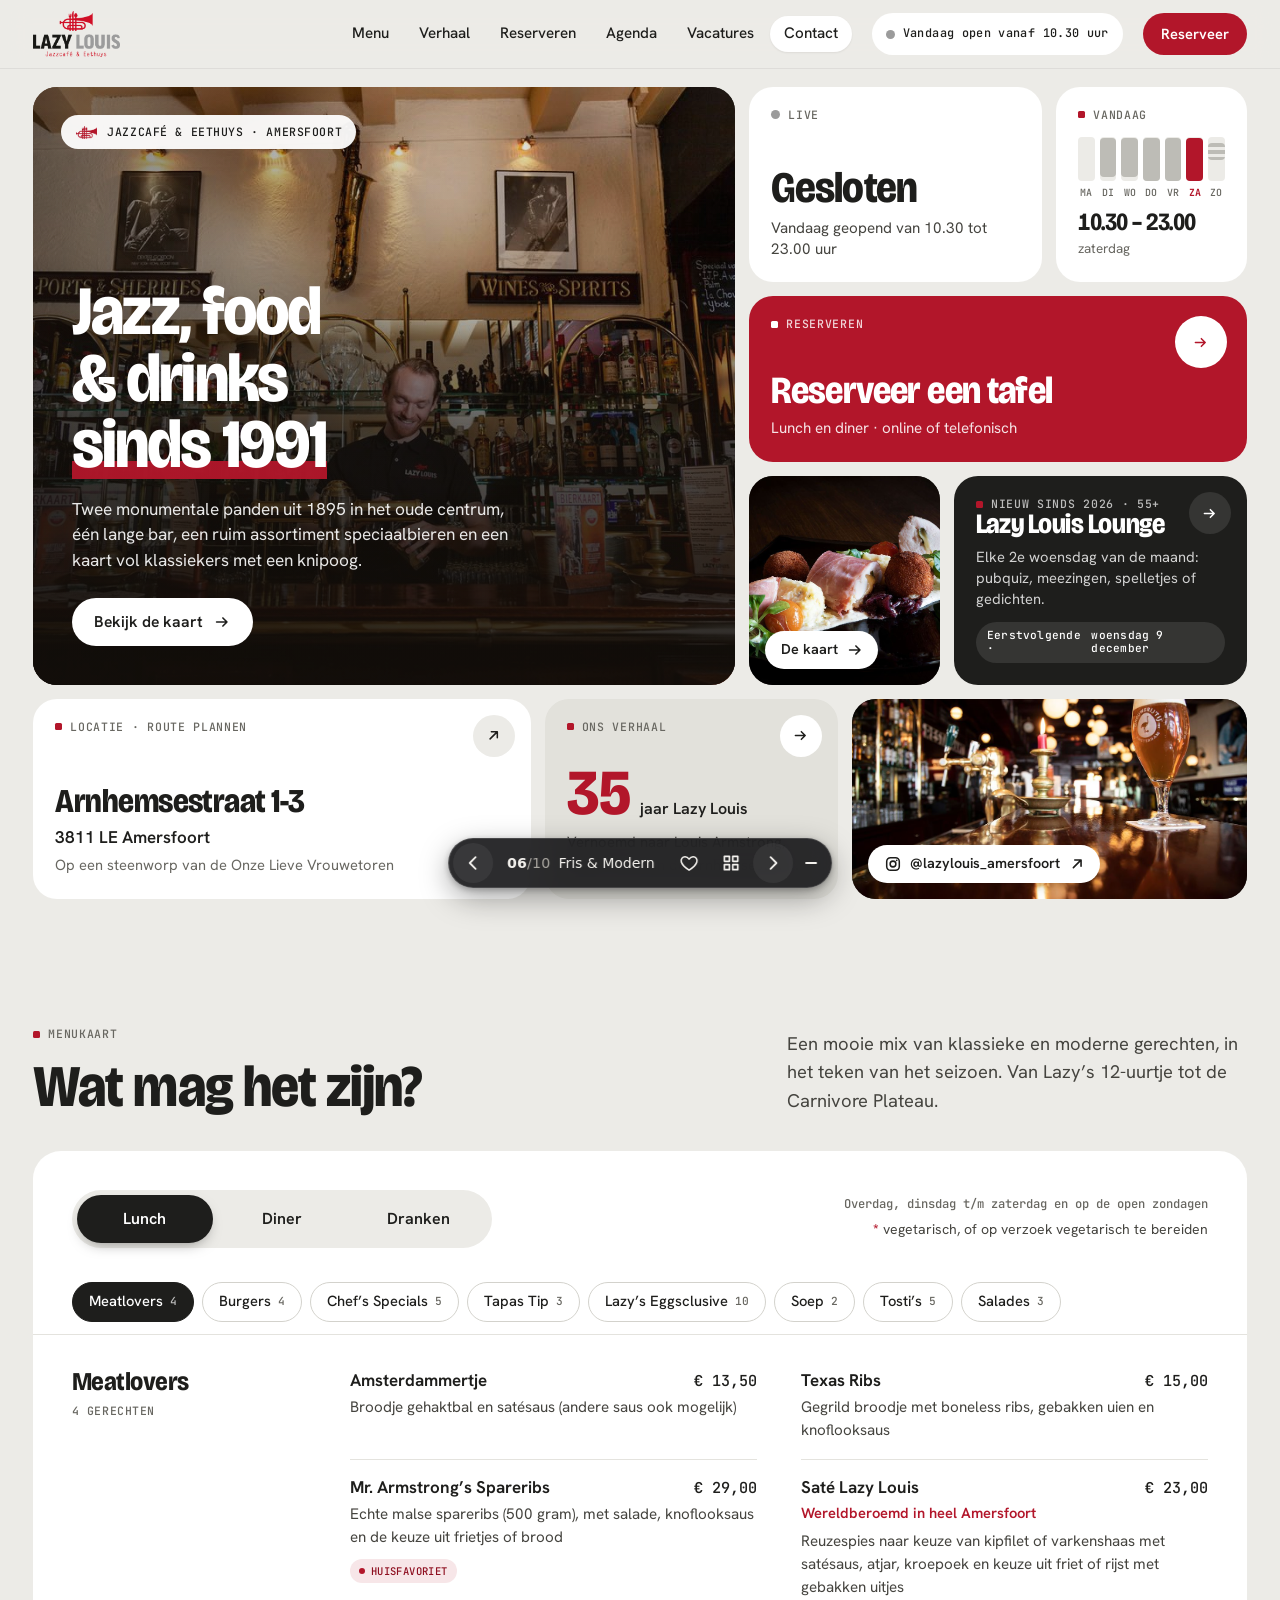
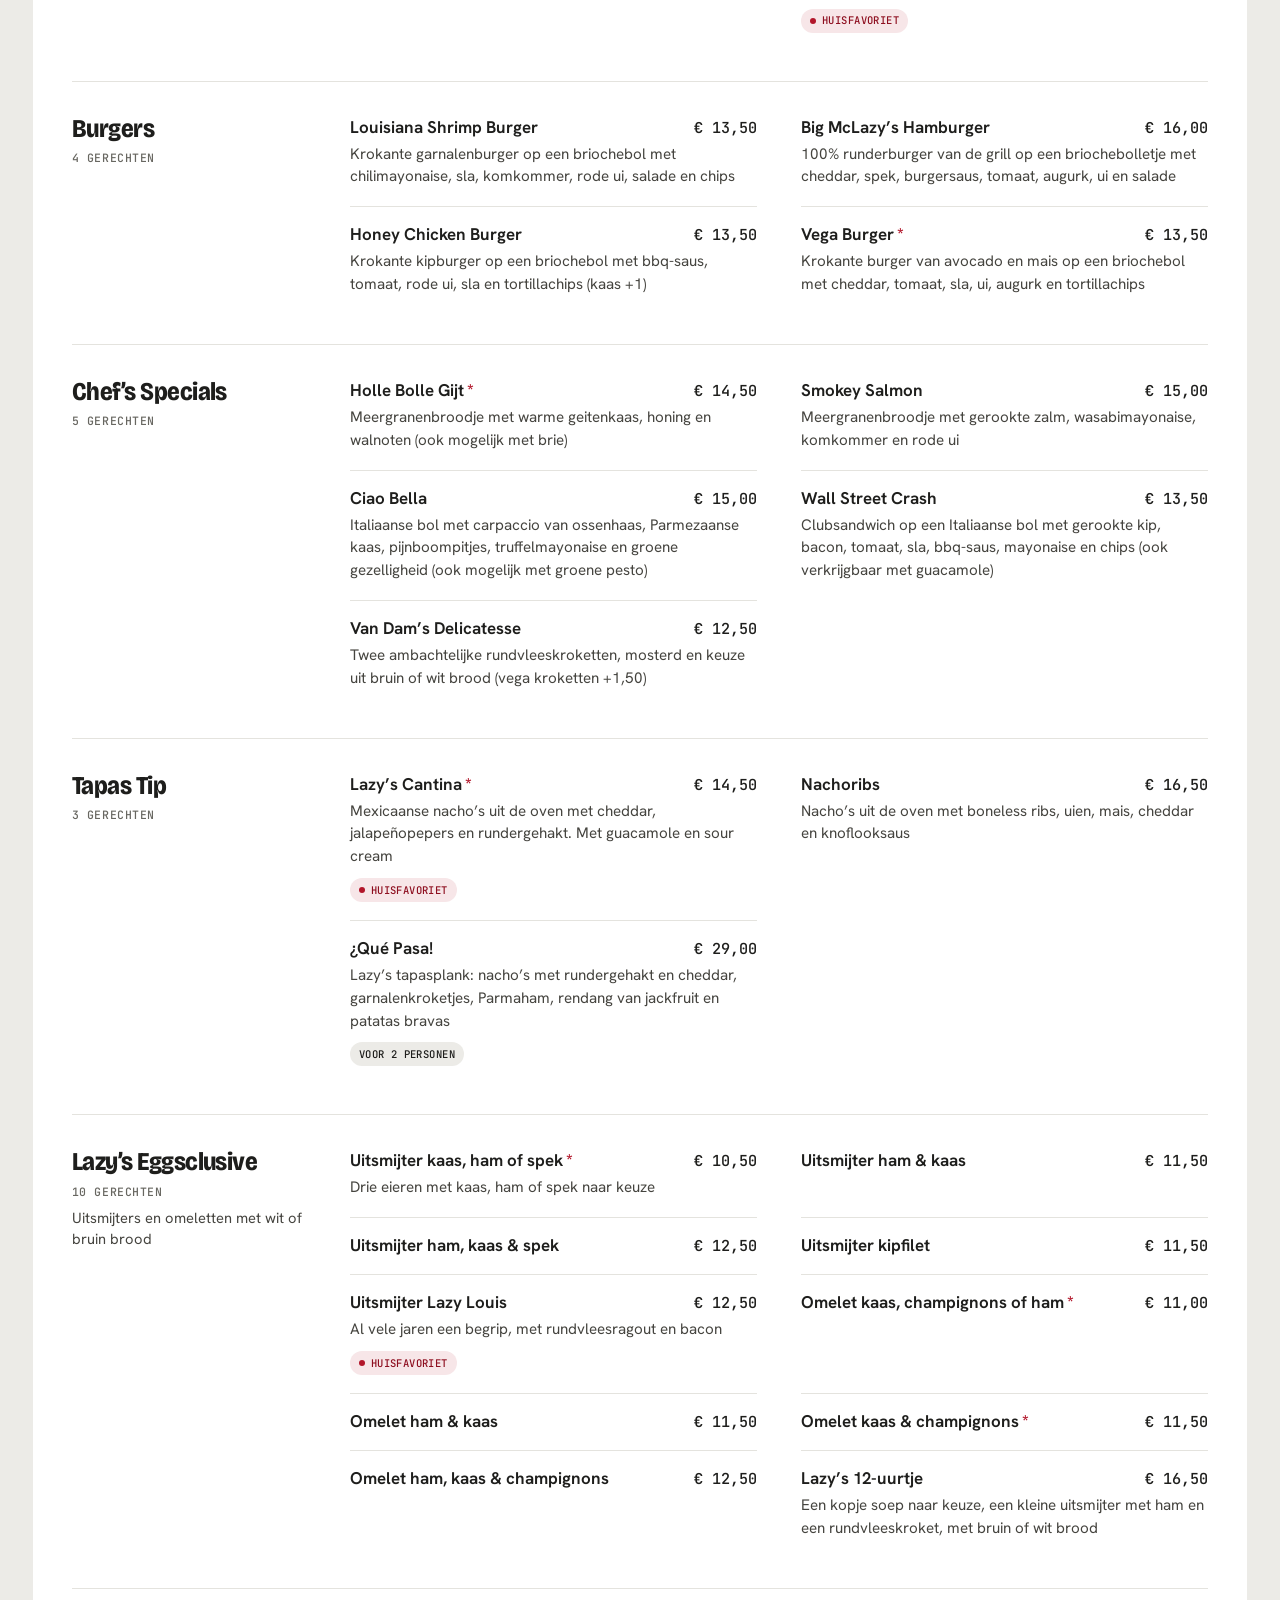
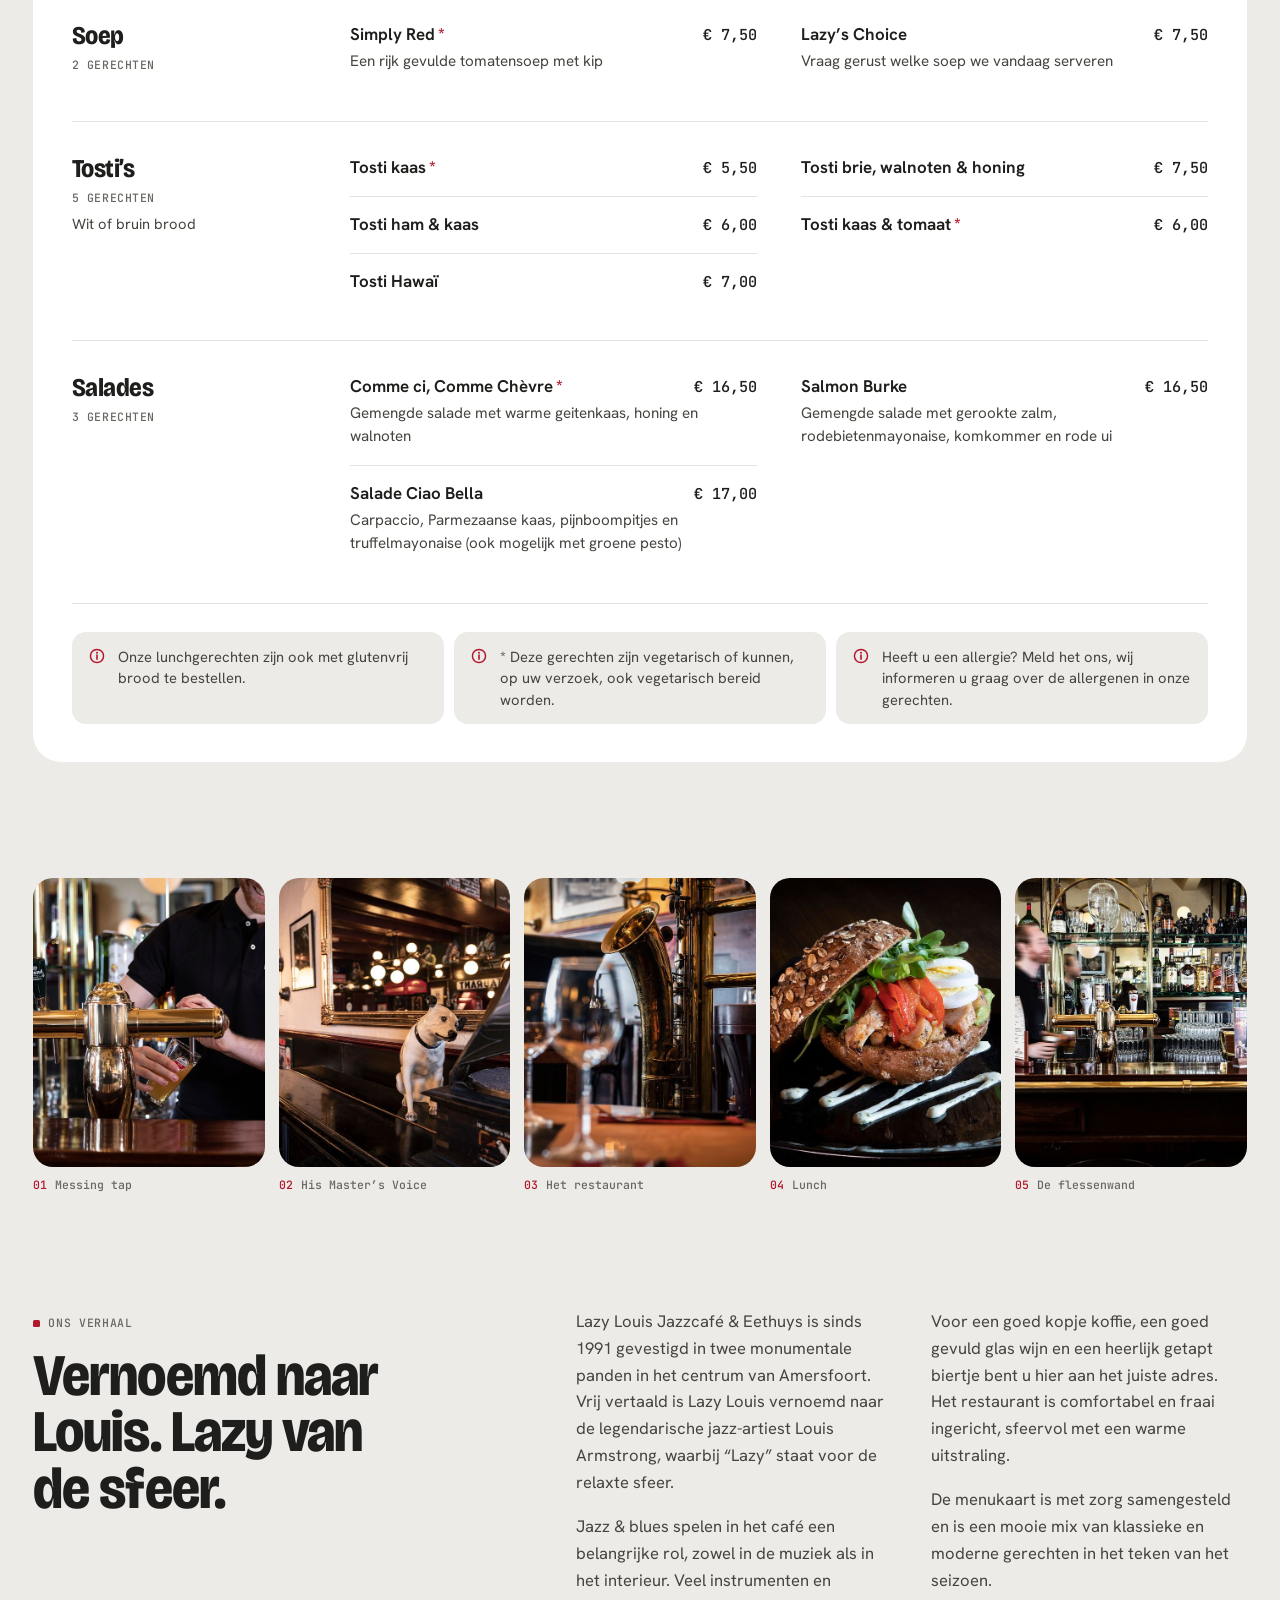
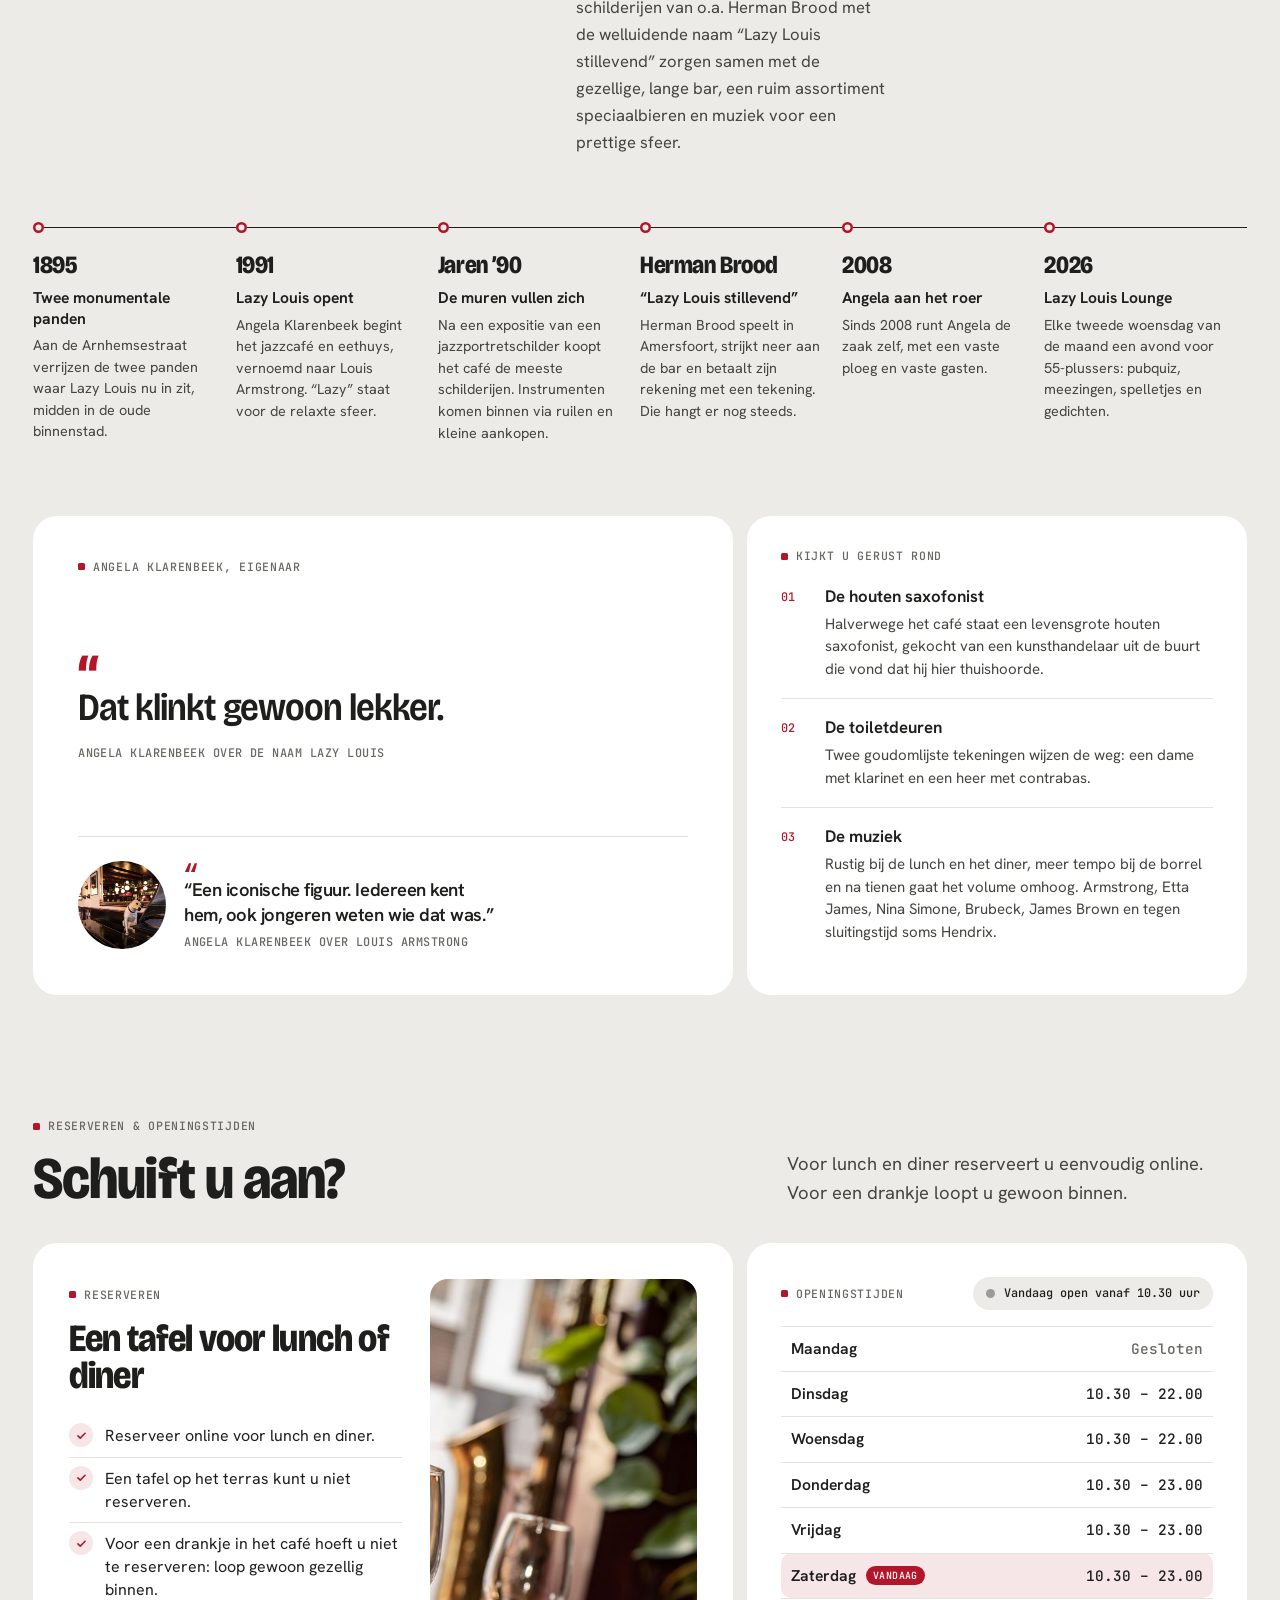
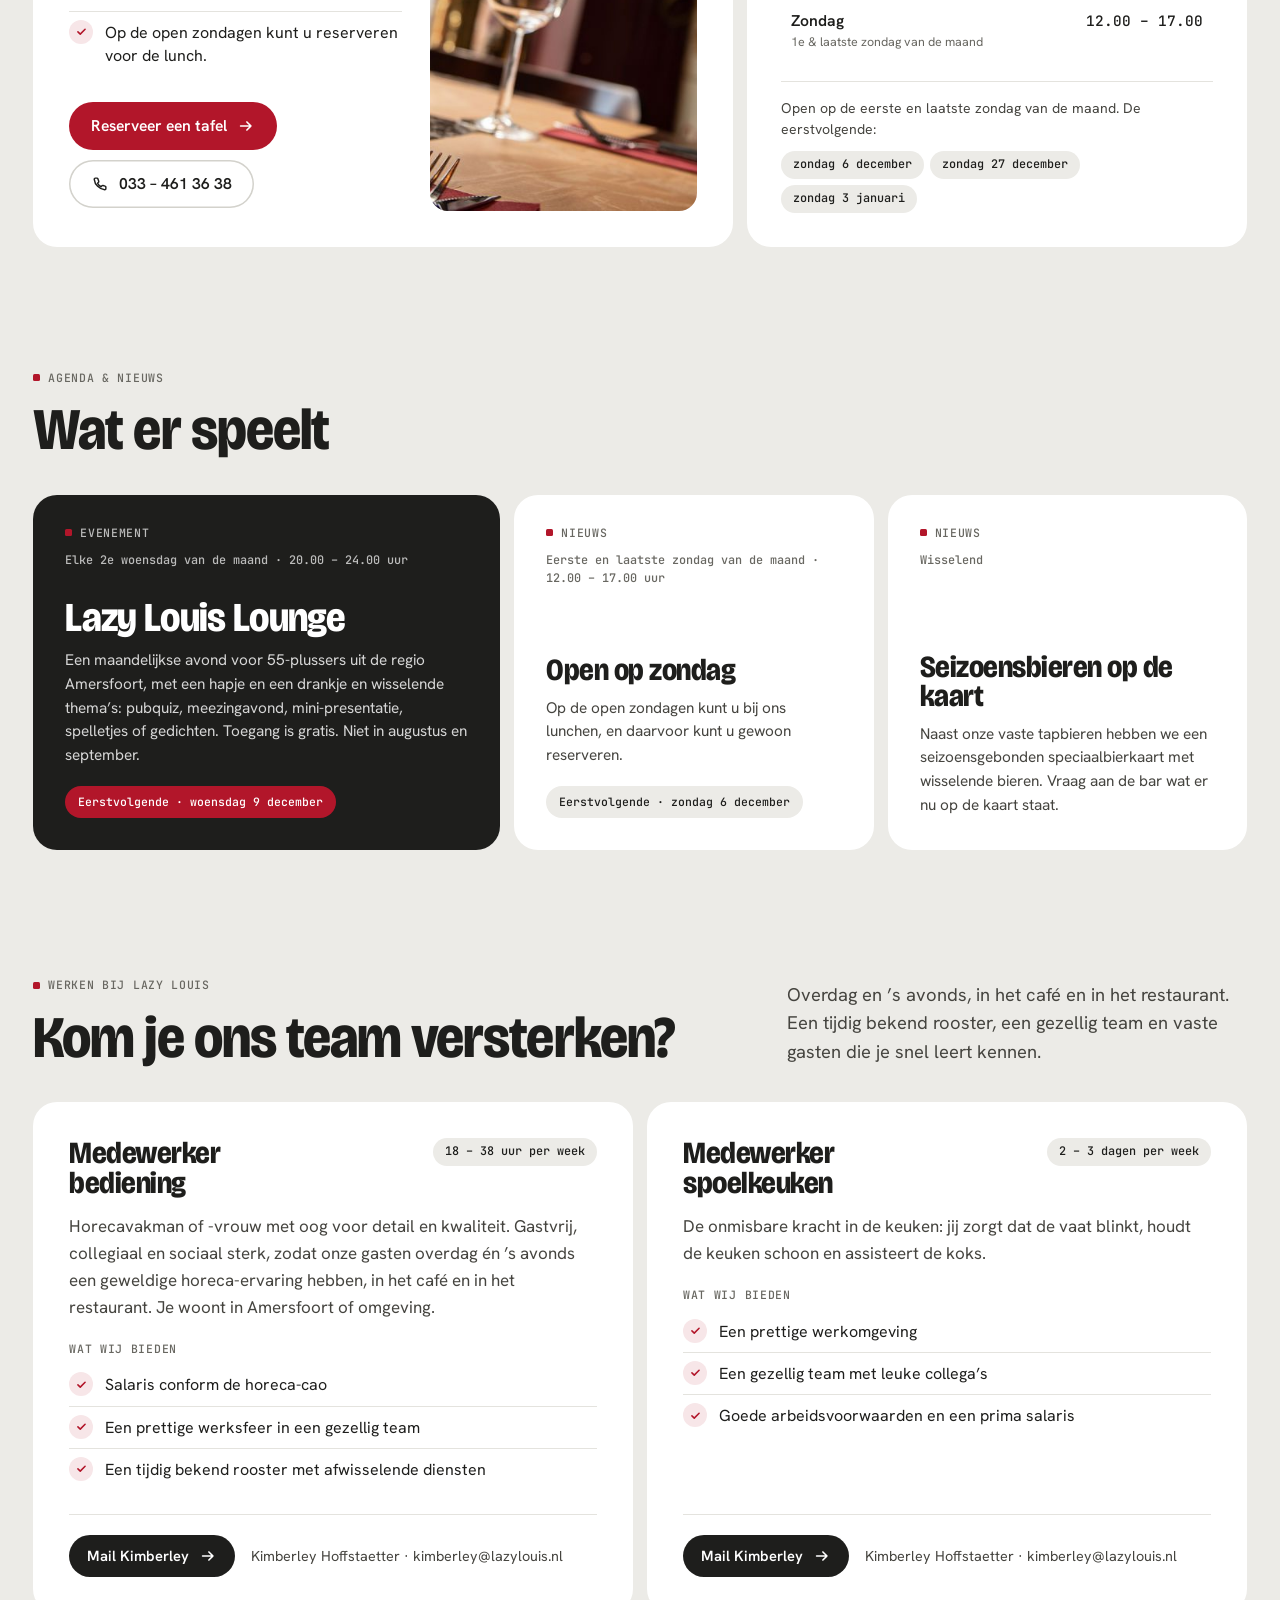
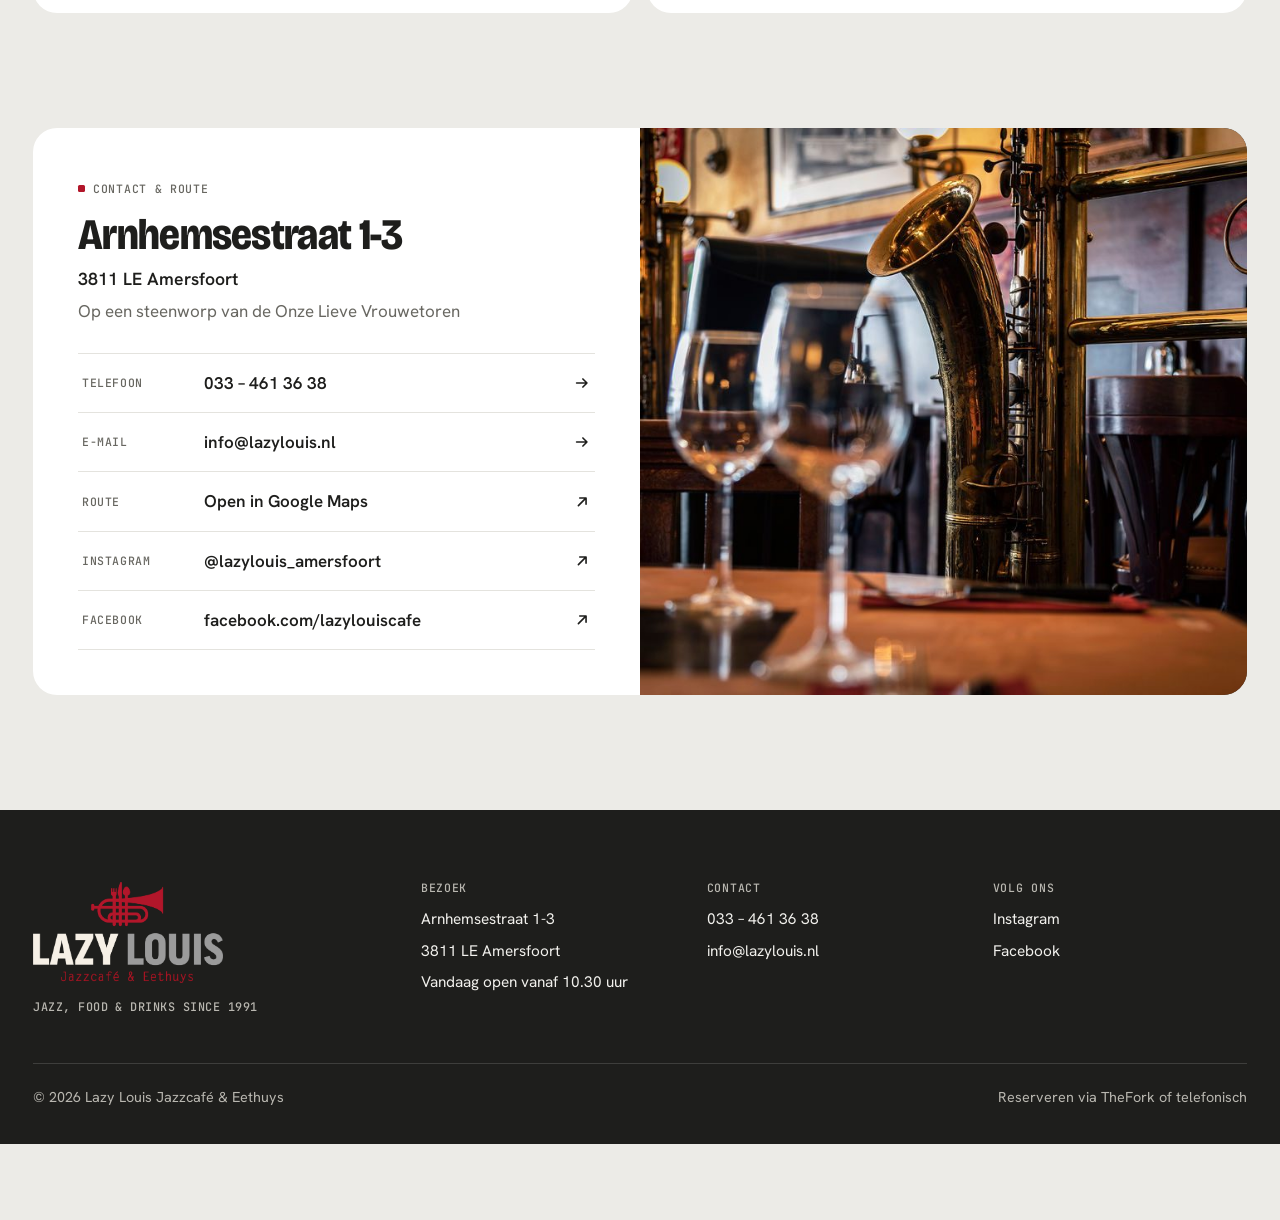
<file: 06-fris-modern.html>
<!doctype html>
<html lang="nl">
<head>
<meta charset="utf-8">
<meta name="viewport" content="width=device-width, initial-scale=1">
<title>Lazy Louis · Fris &amp; Modern</title>
<meta name="description" content="Lazy Louis Jazzcafé &amp; Eethuys in Amersfoort: jazz, food &amp; drinks sinds 1991. Live openingstijden, de complete kaart en direct reserveren.">
<meta name="theme-color" content="#ecebe7">
<link rel="icon" href="assets/brand/trumpet.png">
<link rel="preconnect" href="https://fonts.googleapis.com">
<link rel="preconnect" href="https://fonts.gstatic.com" crossorigin>
<link rel="stylesheet" href="https://fonts.googleapis.com/css2?family=Bricolage+Grotesque:opsz,wdth,wght@12..96,75..100,400..800&family=Hanken+Grotesk:ital,wght@0,400;0,500;0,600;0,700;1,400&family=JetBrains+Mono:wght@400;500&display=swap">
<link rel="stylesheet" href="book/book.css">
<style>
:root{
  color-scheme: light;
  --stone:#ecebe7;
  --stone-2:#e2e1db;
  --tile:#ffffff;
  --ink:#1e1e1c;
  --ink-2:#45443f;
  --muted:#686761;
  --grey:#9b9b9b;
  --line:#e4e3de;
  --line-2:#d3d2cc;
  --red:#b2162a;
  --red-deep:#8e0f20;
  --red-tint:#f7e6e8;
  --open:#1d7f45;
  --f-display:"Bricolage Grotesque","Helvetica Neue",Arial,sans-serif;
  --f-text:"Hanken Grotesk","Helvetica Neue",Arial,sans-serif;
  --f-mono:"JetBrains Mono",ui-monospace,"SFMono-Regular",Menlo,Consolas,monospace;
  --r:24px;
  --r-sm:14px;
  --gap:14px;
  --pad:clamp(16px,2.6vw,40px);
  --hdr:68px;
  --ease:cubic-bezier(.2,.8,.2,1);
}
*,*::before,*::after{box-sizing:border-box}
html{-webkit-text-size-adjust:100%;text-size-adjust:100%;background:var(--stone);scroll-padding-top:calc(var(--hdr) + 16px)}
@media (prefers-reduced-motion:no-preference){html{scroll-behavior:smooth}}
html:has(dialog[open]){overflow:hidden}
body{margin:0;background:var(--stone);color:var(--ink);font:400 1.0625rem/1.55 var(--f-text);-webkit-font-smoothing:antialiased}
img{display:block;max-width:100%;height:auto}
a{color:inherit}
p{margin:0}
h1,h2,h3,h4{margin:0}
button{font:inherit;color:inherit}
ul,ol{margin:0;padding:0;list-style:none}
svg.i{width:18px;height:18px;flex:0 0 auto}
:focus-visible{outline:2.5px solid var(--red);outline-offset:3px;border-radius:6px}
.sr-only{position:absolute!important;width:1px;height:1px;padding:0;margin:-1px;overflow:hidden;clip:rect(0,0,0,0);white-space:nowrap;border:0}
.skip{position:absolute;left:16px;top:-60px;z-index:100;padding:10px 16px;border-radius:999px;background:var(--ink);color:#fff;font-weight:600;text-decoration:none}
.skip:focus{top:12px}
.container{max-width:1392px;margin:0 auto;padding:0 var(--pad)}

/* ---------- type ---------- */
.display{font-family:var(--f-display);font-variation-settings:"wdth" 90,"opsz" 96;font-weight:760;letter-spacing:-.016em;line-height:.96}
.label{display:inline-flex;align-items:center;gap:8px;font:500 .72rem/1 var(--f-mono);letter-spacing:.06em;text-transform:uppercase;color:var(--muted)}
.label::before{content:"";width:7px;height:7px;background:var(--red);border-radius:1.5px}
.label.plain::before{display:none}
.h2{font-size:clamp(2.3rem,4.6vw,4.2rem);margin-top:14px}
.lead{font-size:1.15rem;line-height:1.55;color:var(--ink-2);max-width:46ch}

/* ---------- buttons ---------- */
.btn{display:inline-flex;align-items:center;justify-content:center;gap:10px;min-height:48px;padding:0 22px;border-radius:999px;border:0;font:600 .98rem/1 var(--f-text);text-decoration:none;cursor:pointer;transition:background-color .2s,color .2s,box-shadow .2s,transform .2s var(--ease);white-space:nowrap}
.btn .i{transition:transform .3s var(--ease)}
.btn:hover .i{transform:translateX(3px)}
.btn-red{background:var(--red);color:#fff}
.btn-red:hover{background:var(--red-deep)}
.btn-ink{background:var(--ink);color:#fff}
.btn-ink:hover{background:#000}
.btn-line{background:transparent;color:var(--ink);box-shadow:inset 0 0 0 1.5px var(--line-2)}
.btn-line:hover{box-shadow:inset 0 0 0 1.5px var(--ink)}
.btn-white{background:#fff;color:var(--ink)}
.btn-sm{min-height:42px;padding:0 18px;font-size:.92rem}
.btn:active{transform:scale(.98)}

/* ---------- live dot ---------- */
.dot{position:relative;display:inline-block;width:9px;height:9px;border-radius:50%;background:var(--grey);flex:0 0 auto}
.is-open .dot{background:var(--open)}
.is-open .dot::after{content:"";position:absolute;inset:0;border-radius:50%;background:var(--open);animation:ping 2.2s cubic-bezier(0,.6,.4,1) infinite}
@keyframes ping{0%{transform:scale(1);opacity:.55}80%,100%{transform:scale(3.2);opacity:0}}

/* ---------- header ---------- */
.hdr{position:sticky;top:0;z-index:60;background:rgba(236,235,231,.84);-webkit-backdrop-filter:saturate(1.5) blur(14px);backdrop-filter:saturate(1.5) blur(14px);border-bottom:1px solid rgba(30,30,28,.07)}
.hdr-in{height:var(--hdr);display:flex;align-items:center;gap:20px}
.logo{display:block;flex:0 0 auto;margin-right:auto;border-radius:8px}
.logo img{height:46px;width:auto}
.nav ul{display:flex;gap:2px}
.nav ul a{display:block;padding:10px 14px;border-radius:999px;font:500 .95rem/1 var(--f-text);text-decoration:none;color:var(--ink);transition:background-color .2s,box-shadow .2s}
.nav ul a:hover{background:rgba(30,30,28,.06)}
.nav ul a.is-current{background:#fff;box-shadow:0 1px 2px rgba(30,30,28,.08)}
.nav .nav-extra{display:none}
.hdr-status{display:inline-flex;align-items:center;gap:8px;height:42px;padding:0 14px;border-radius:999px;background:#fff;font:500 .74rem/1 var(--f-mono);letter-spacing:.03em;text-decoration:none;white-space:nowrap}
.burger{display:none;place-items:center;width:44px;height:44px;border:0;border-radius:50%;background:#fff;cursor:pointer}
.burger span{position:relative;display:block;width:18px;height:12px}
.burger span::before,.burger span::after,.burger i{content:"";position:absolute;left:0;right:0;height:2px;border-radius:2px;background:var(--ink);transition:transform .3s var(--ease),opacity .2s}
.burger span::before{top:0}.burger i{top:5px}.burger span::after{top:10px}
.burger[aria-expanded="true"] span::before{transform:translateY(5px) rotate(45deg)}
.burger[aria-expanded="true"] span::after{transform:translateY(-5px) rotate(-45deg)}
.burger[aria-expanded="true"] i{opacity:0}
@media (max-width:1240px){.hdr-status{display:none}}
@media (max-width:1020px){
  .burger{display:grid}
  .nav{position:absolute;left:0;right:0;top:100%;padding:8px var(--pad) 24px;background:var(--stone);border-bottom:1px solid rgba(30,30,28,.08);box-shadow:0 30px 50px -30px rgba(30,30,28,.35);display:none}
  .nav.is-open{display:block}
  .nav ul{flex-direction:column;gap:0;background:#fff;border-radius:var(--r);padding:6px 18px}
  .nav li+li{border-top:1px solid var(--line)}
  .nav ul a{display:flex;justify-content:space-between;align-items:center;padding:18px 0;border-radius:0;font:700 1.45rem/1 var(--f-display);font-variation-settings:"wdth" 88;letter-spacing:-.02em}
  .nav ul a::after{content:"";width:9px;height:9px;border-top:2px solid var(--ink);border-right:2px solid var(--ink);transform:rotate(45deg);margin-right:4px}
  .nav ul a:hover,.nav ul a.is-current{background:none;box-shadow:none}
  .nav .nav-extra{display:flex;gap:10px;margin-top:14px;align-items:center;flex-wrap:wrap}
  .nav .nav-extra .hdr-status{display:inline-flex}
}
@media (max-width:480px){
  :root{--hdr:62px}
  .logo img{height:40px}
  .hdr-in{gap:10px}
  .hdr .btn-sm{padding:0 14px}
}

/* ---------- tiles ---------- */
.tile{position:relative;display:flex;flex-direction:column;min-width:0;padding:22px;border-radius:var(--r);background:var(--tile);color:var(--ink);overflow:hidden;isolation:isolate}
a.tile,button.tile{text-decoration:none;cursor:pointer;border:0;text-align:left;font:inherit;transition:transform .4s var(--ease),box-shadow .4s var(--ease)}
a.tile:hover,button.tile:hover{transform:translateY(-4px);box-shadow:0 24px 40px -24px rgba(30,30,28,.38),0 2px 6px rgba(30,30,28,.05)}
a.tile:active,button.tile:active{transform:translateY(-1px)}
.tile .go{position:absolute;top:16px;right:16px;display:grid;place-items:center;width:42px;height:42px;border-radius:50%;background:var(--stone);color:var(--ink);transition:transform .4s var(--ease),background-color .25s,color .25s}
.tile:hover .go{transform:translate(2px,-2px);background:var(--ink);color:#fff}
.tile .go .i{width:17px;height:17px}
.photo-tile{padding:0;background:#2a2622}
.photo-tile>img{position:absolute;inset:0;z-index:-1;width:100%;height:100%;object-fit:cover;transition:transform .8s var(--ease)}
.photo-tile:hover>img{transform:scale(1.035)}
.pill{align-self:flex-start;max-width:100%;display:inline-flex;align-items:center;gap:8px;height:38px;padding:0 14px 0 16px;border-radius:999px;background:#fff;color:var(--ink);font:600 .9rem/1 var(--f-text);box-shadow:0 6px 16px -8px rgba(0,0,0,.35)}

/* ---------- bento hero ---------- */
.bento{display:grid;grid-template-columns:repeat(12,minmax(0,1fr));grid-auto-rows:minmax(166px,auto);gap:var(--gap);padding-top:18px}
.t-hero{grid-column:1/8;grid-row:1/4;min-height:528px;padding:clamp(24px,3vw,40px);justify-content:flex-end;color:#fff;background:#2a2622}
.t-hero>img{position:absolute;inset:0;z-index:-2;width:100%;height:100%;object-fit:cover;object-position:50% 40%}
.t-hero::after{content:"";position:absolute;inset:0;z-index:-1;background:linear-gradient(180deg,rgba(18,14,10,.1) 0%,rgba(18,14,10,.18) 28%,rgba(18,14,10,.74) 62%,rgba(18,14,10,.9) 100%),linear-gradient(90deg,rgba(18,14,10,.5),rgba(18,14,10,0) 62%)}
.t-hero .kicker{position:absolute;top:clamp(20px,2.4vw,28px);left:clamp(20px,2.4vw,28px);display:inline-flex;align-items:center;gap:10px;height:34px;padding:0 14px;border-radius:999px;background:rgba(255,255,255,.94);color:var(--ink);font:500 .72rem/1 var(--f-mono);letter-spacing:.05em;text-transform:uppercase}
.t-hero .kicker i{width:22px;height:13px;background:var(--red);-webkit-mask:url(assets/brand/trumpet.png) center/contain no-repeat;mask:url(assets/brand/trumpet.png) center/contain no-repeat}
.t-hero h1{font-size:clamp(2.7rem,5.4vw,5.5rem);max-width:9.5ch;letter-spacing:-.026em;text-wrap:balance}
.t-hero h1 em{font-style:normal;color:#fff;background:linear-gradient(transparent 70%,rgba(178,22,42,.95) 70% 92%,transparent 92%)}
.t-hero p{max-width:44ch;margin-top:18px;font-size:1.08rem;line-height:1.5;color:rgba(255,255,255,.9)}
.t-hero .hero-cta{display:flex;flex-wrap:wrap;gap:10px;margin-top:24px}

.t-status{grid-column:8/11;grid-row:1}
.t-status .status-big{display:block;margin-top:auto;font-size:clamp(2.2rem,3.4vw,3.1rem)}
.t-status .status-sub{display:block;margin-top:8px;color:var(--ink-2);font-size:.95rem;line-height:1.4;padding-right:8px}
.t-status .label::before{display:none}

.t-today{grid-column:11/13;grid-row:1}
.t-today .today-hours{margin-top:auto;padding-top:12px;font:700 1.55rem/1.05 var(--f-display);font-variation-settings:"wdth" 82;letter-spacing:-.02em;font-variant-numeric:tabular-nums}
.t-today .today-sub{margin-top:4px;font-size:.84rem;color:var(--muted)}
.weekbars{display:grid;grid-template-columns:repeat(7,1fr);gap:5px;height:44px;margin:16px 0 7px}
.weekbars span{position:relative;border-radius:4px;background:var(--stone)}
.weekbars b{position:absolute;left:0;right:0;border-radius:4px;background:#bdbcb6}
.weekbars .is-today b{background:var(--red)}
.weekbars .is-sun b{background:repeating-linear-gradient(180deg,#bdbcb6 0 4px,transparent 4px 7px)}
.weekbars .is-today.is-sun b{background:repeating-linear-gradient(180deg,var(--red) 0 4px,transparent 4px 7px)}
.weekdays{display:grid;grid-template-columns:repeat(7,1fr);gap:5px;font:500 .62rem/1 var(--f-mono);text-align:center;color:var(--muted);text-transform:uppercase}
.weekdays .is-today{color:var(--red);font-weight:700}

.t-reserve{grid-column:8/13;grid-row:2;background:var(--red);color:#fff;justify-content:space-between}
.t-reserve .label{color:rgba(255,255,255,.82)}
.t-reserve .label::before{background:#fff}
.t-reserve strong{display:block;font-size:clamp(2rem,3vw,2.8rem);padding-right:56px;text-wrap:balance}
.t-reserve span.sub{display:block;margin-top:8px;font-size:.95rem;color:rgba(255,255,255,.88)}
.t-reserve .go{background:#fff;color:var(--red);width:52px;height:52px;top:20px;right:20px}
.t-reserve:hover .go{background:#fff;color:var(--red-deep)}

.t-food{grid-column:8/10;grid-row:3;justify-content:flex-end;padding:16px;min-height:200px}
.t-lounge{grid-column:10/13;grid-row:3;background:var(--ink);color:#fff}
.t-lounge .label{color:rgba(255,255,255,.7)}
.t-lounge .go{background:rgba(255,255,255,.1);color:#fff}
.t-lounge:hover .go{background:#fff;color:var(--ink)}
.t-lounge h2{margin-top:auto;font-size:1.75rem;line-height:1;padding-right:8px}
.t-lounge p{margin-top:8px;font-size:.92rem;line-height:1.45;color:rgba(255,255,255,.8)}
.t-lounge .next{display:inline-flex;align-items:center;gap:8px;align-self:flex-start;margin-top:12px;padding:7px 11px;border-radius:999px;background:rgba(255,255,255,.1);font:500 .7rem/1.2 var(--f-mono);letter-spacing:.02em}
.t-lounge .next b{font-weight:500;color:#fff}

.t-loc{grid-column:1/6;grid-row:4}
.t-loc strong{display:block;margin-top:auto;font-size:clamp(1.8rem,2.6vw,2.4rem)}
.t-loc .city{margin-top:6px;font-weight:600}
.t-loc .near{margin-top:4px;font-size:.92rem;color:var(--muted)}
.t-years{grid-column:6/9;grid-row:4;background:var(--stone-2)}
.t-years .go{background:#fff}
.t-years strong{display:flex;align-items:baseline;gap:10px;margin-top:auto;font-size:clamp(3.4rem,5vw,4.6rem);color:var(--red)}
.t-years strong small{font:600 1rem/1.2 var(--f-text);letter-spacing:0;color:var(--ink)}
.t-years p{margin-top:8px;color:var(--ink-2);font-size:.92rem}
.t-insta{grid-column:9/13;grid-row:4;justify-content:flex-end;padding:16px;min-height:200px}
.t-insta>img{object-position:50% 60%}
.t-insta .short{display:none}

@media (max-width:1100px){
  .bento{grid-template-columns:repeat(6,minmax(0,1fr))}
  .t-hero{grid-column:1/-1;grid-row:auto;min-height:500px}
  .t-status{grid-column:1/4;grid-row:auto}
  .t-today{grid-column:4/7;grid-row:auto}
  .t-reserve{grid-column:1/-1;grid-row:auto;min-height:170px}
  .t-food{grid-column:1/3;grid-row:auto}
  .t-lounge{grid-column:3/7;grid-row:auto}
  .t-loc{grid-column:1/-1;grid-row:auto}
  .t-years{grid-column:1/4;grid-row:auto}
  .t-insta{grid-column:4/7;grid-row:auto}
}
@media (max-width:640px){
  .bento{grid-template-columns:repeat(2,minmax(0,1fr));grid-auto-rows:auto;gap:10px;padding-top:12px}
  .tile{padding:18px;border-radius:20px}
  .t-hero{min-height:470px;padding:22px}
  .t-hero h1{font-size:clamp(2.5rem,12vw,3.2rem)}
  .t-hero .hero-cta .btn{flex:1 1 auto}
  .t-status,.t-today{grid-column:span 1;min-height:178px}
  .t-today .weekbars{height:44px;gap:3px}
  .t-today .weekdays{gap:3px;font-size:.56rem}
  .t-reserve{grid-column:1/-1;min-height:160px}
  .t-reserve .go{width:46px;height:46px;top:16px;right:16px}
  .t-food{grid-column:1/-1;min-height:190px}
  .t-lounge{grid-column:1/-1;min-height:200px}
  .t-loc{grid-column:1/-1;min-height:178px}
  .t-years{grid-column:span 1;min-height:178px}
  .t-years strong{font-size:3rem;flex-direction:column;gap:4px}
  .t-insta{grid-column:span 1;min-height:178px}
  .t-insta .pill{font-size:.8rem;padding:0 12px;height:34px}
  .t-status .status-big{font-size:2rem}
  .t-years .go{display:none}
  .t-insta .handle{display:none}
  .t-insta .short{display:inline}
  .tile .go{width:38px;height:38px;top:12px;right:12px}
}

/* ---------- sections ---------- */
.section{padding:clamp(72px,9vw,128px) 0 0}
.sec-head{display:flex;flex-wrap:wrap;align-items:flex-end;justify-content:space-between;gap:20px 40px;margin-bottom:clamp(24px,3vw,36px)}
.sec-head .lead{margin-top:16px}

/* ---------- menu ---------- */
.menu-panel{position:relative;background:#fff;border-radius:28px;padding:clamp(18px,3vw,40px)}
.menu-top{display:flex;flex-wrap:wrap;align-items:center;justify-content:space-between;gap:16px 24px}
.seg{position:relative;display:grid;grid-template-columns:repeat(3,minmax(0,1fr));width:min(420px,100%);padding:5px;border-radius:999px;background:var(--stone)}
.seg-thumb{position:absolute;top:5px;bottom:5px;left:5px;width:calc((100% - 10px)/3);border-radius:999px;background:var(--ink);transform:translateX(calc(var(--i,0) * 100%));transition:transform .5s cubic-bezier(.3,1.2,.4,1);box-shadow:0 6px 14px -6px rgba(30,30,28,.5)}
.seg button{position:relative;z-index:1;height:48px;border:0;border-radius:999px;background:none;font:600 1rem/1 var(--f-text);color:var(--ink);cursor:pointer;transition:color .35s}
.seg button[aria-selected="true"]{color:#fff}
.menu-meta{display:flex;flex-direction:column;gap:6px;align-items:flex-end;text-align:right}
.served{font:500 .76rem/1.4 var(--f-mono);color:var(--muted)}
.legend{font-size:.88rem;color:var(--ink-2)}
.legend b{color:var(--red)}
.chips-bar{position:sticky;top:var(--hdr);z-index:6;margin:22px calc(-1 * clamp(18px,3vw,40px)) 0;padding:12px clamp(18px,3vw,40px);background:rgba(255,255,255,.95);-webkit-backdrop-filter:blur(8px);backdrop-filter:blur(8px);border-bottom:1px solid var(--line)}
.chips{display:flex;gap:8px;overflow-x:auto;scrollbar-width:none;-ms-overflow-style:none;scroll-behavior:smooth}
.chips::-webkit-scrollbar{display:none}
.chip{flex:0 0 auto;display:inline-flex;align-items:center;gap:7px;height:40px;padding:0 16px;border:1px solid var(--line-2);border-radius:999px;background:#fff;font:500 .92rem/1 var(--f-text);color:var(--ink);cursor:pointer;white-space:nowrap;transition:background-color .25s,color .25s,border-color .25s}
.chip:hover{border-color:var(--ink)}
.chip .n{font:500 .7rem/1 var(--f-mono);color:var(--muted)}
.chip.is-active{background:var(--ink);border-color:var(--ink);color:#fff}
.chip.is-active .n{color:rgba(255,255,255,.7)}
.mpanel[hidden]{display:none}
.msec{display:grid;grid-template-columns:minmax(0,230px) minmax(0,1fr);gap:20px 48px;padding:34px 0 30px;border-bottom:1px solid var(--line);scroll-margin-top:72px}
.msec-head{align-self:start;position:sticky;top:calc(var(--hdr) + 92px)}
.msec-head h3{font-size:1.6rem;line-height:1.02;font-variation-settings:"wdth" 88,"opsz" 48;letter-spacing:-.02em}
.msec-head .count{display:block;margin-top:10px;font:500 .72rem/1 var(--f-mono);color:var(--muted);text-transform:uppercase;letter-spacing:.05em}
.msec-head .intro{margin-top:10px;font-size:.92rem;color:var(--ink-2);line-height:1.45}
.items{display:grid;grid-template-columns:repeat(2,minmax(0,1fr));column-gap:44px}
.item{padding:16px 0 18px;border-top:1px solid var(--line)}
.item:nth-child(-n+2){border-top:0;padding-top:0}
.item-top{display:flex;align-items:baseline;justify-content:space-between;gap:18px}
.item-name{font-weight:650;font-size:1.06rem;line-height:1.3}
.veg{margin-left:3px;color:var(--red);font-weight:700}
.item-price{font:500 .95rem/1.3 var(--f-mono);font-variant-numeric:tabular-nums;white-space:nowrap}
.item-tag{margin-top:4px;font-weight:600;font-size:.92rem;color:var(--red)}
.item-desc{margin-top:5px;max-width:54ch;font-size:.95rem;line-height:1.5;color:var(--ink-2)}
.badges{display:flex;flex-wrap:wrap;gap:6px;margin-top:10px}
.badge{display:inline-flex;align-items:center;gap:6px;height:24px;padding:0 9px;border-radius:999px;background:var(--stone);font:500 .66rem/1 var(--f-mono);letter-spacing:.04em;text-transform:uppercase;color:var(--ink)}
.badge-red{background:var(--red-tint);color:var(--red-deep)}
.badge-red::before{content:"";width:6px;height:6px;border-radius:50%;background:var(--red)}
.extras{margin-top:8px}
.extras li{display:flex;justify-content:space-between;gap:16px;padding:6px 0 0;font-size:.92rem;color:var(--ink-2)}
.extras li span:first-child::before{content:"+ ";color:var(--red);font-weight:700}
.extras li span:last-child{font:500 .88rem/1.4 var(--f-mono);color:var(--ink);white-space:nowrap}
.notes{display:grid;grid-template-columns:repeat(auto-fit,minmax(250px,1fr));gap:10px;margin-top:28px}
.notes li{display:flex;gap:12px;align-items:flex-start;padding:14px 16px;border-radius:var(--r-sm);background:var(--stone);font-size:.92rem;line-height:1.45;color:var(--ink-2)}
.notes .i{color:var(--red);margin-top:1px}

/* ---------- photo strip ---------- */
.strip{display:grid;grid-template-columns:repeat(5,minmax(0,1fr));gap:var(--gap)}
.strip figure{margin:0}
.strip .ph{overflow:hidden;border-radius:20px;background:#2a2622}
.strip img{width:100%;aspect-ratio:4/5;object-fit:cover;transition:transform .8s var(--ease)}
.strip figure:hover img{transform:scale(1.04)}
.strip figcaption{display:flex;gap:8px;margin-top:10px;font:500 .72rem/1.35 var(--f-mono);color:var(--muted)}
.strip figcaption b{color:var(--red);font-weight:500}

/* ---------- verhaal ---------- */
.story-top{display:grid;grid-template-columns:minmax(0,5fr) minmax(0,7fr);gap:24px 64px;align-items:start}
.story-top .h2{max-width:12ch}
.story-text{columns:2 260px;column-gap:40px;font-size:1.04rem;line-height:1.62;color:var(--ink-2)}
.story-text p{margin:0 0 1em;break-inside:avoid}
.tl{display:grid;grid-template-columns:repeat(6,minmax(0,1fr));margin-top:clamp(48px,6vw,72px);border-top:1.5px solid var(--ink)}
.tl li{position:relative;padding:26px 22px 0 0}
.tl li::before{content:"";position:absolute;top:-6px;left:0;width:11px;height:11px;border-radius:50%;background:var(--stone);box-shadow:inset 0 0 0 2.5px var(--red)}
.tl .yr{display:block;font-size:1.55rem;color:var(--ink);white-space:nowrap}
.tl h3{margin-top:10px;font:650 .98rem/1.3 var(--f-text)}
.tl p{margin-top:6px;font-size:.9rem;line-height:1.5;color:var(--ink-2)}
.story-bottom{display:grid;grid-template-columns:minmax(0,7fr) minmax(0,5fr);gap:var(--gap);margin-top:clamp(48px,6vw,72px)}
.quote-tile{padding:clamp(26px,3.5vw,48px);justify-content:space-between;gap:36px}
.quote-tile blockquote{margin:0}
.quote-tile blockquote p{font-family:var(--f-display);font-variation-settings:"wdth" 90,"opsz" 60;font-weight:600;font-size:clamp(1.7rem,3vw,2.7rem);line-height:1.08;letter-spacing:-.025em;text-wrap:balance}
.quote-tile blockquote p::before{content:"“";display:block;height:.5em;margin-bottom:.12em;color:var(--red);font-size:1.7em;line-height:1}
.quote-tile footer{margin-top:16px;font:500 .74rem/1.4 var(--f-mono);color:var(--muted);text-transform:uppercase;letter-spacing:.04em}
.quote-tile .q2{display:flex;gap:18px;align-items:center;padding-top:22px;border-top:1px solid var(--line)}
.quote-tile .q2 img{width:88px;height:88px;border-radius:50%;object-fit:cover;flex:0 0 auto}
.quote-tile .q2 p{font:600 1.15rem/1.35 var(--f-text)}
.quote-tile .q2 footer{margin-top:6px}
.details{padding:clamp(22px,3vw,34px)}
.details ol{counter-reset:d}
.details li{display:grid;grid-template-columns:44px minmax(0,1fr);padding:18px 0;border-top:1px solid var(--line);counter-increment:d}
.details li:first-child{border-top:0;padding-top:10px}
.details li::before{content:"0" counter(d);font:500 .74rem/1.9 var(--f-mono);color:var(--red)}
.details h3{font:650 1.05rem/1.3 var(--f-text)}
.details p{margin-top:5px;font-size:.94rem;line-height:1.5;color:var(--ink-2)}

/* ---------- reserveren ---------- */
.res-grid{display:grid;grid-template-columns:minmax(0,7fr) minmax(0,5fr);gap:var(--gap)}
.res-tile{display:grid;grid-template-columns:minmax(0,1fr) minmax(0,.8fr);gap:28px;padding:clamp(22px,3vw,36px)}
.res-tile h3{margin-top:14px;font-size:clamp(1.9rem,3vw,2.6rem)}
.checks{margin:22px 0 26px}
.checks li{display:flex;gap:12px;align-items:flex-start;padding:9px 0;font-size:1rem;line-height:1.45;border-top:1px solid var(--line)}
.checks li:first-child{border-top:0}
.checks .ck{display:grid;place-items:center;width:24px;height:24px;border-radius:50%;background:var(--red-tint);color:var(--red);flex:0 0 auto;margin-top:-1px}
.checks .ck .i{width:13px;height:13px}
.res-actions{display:flex;flex-wrap:wrap;gap:10px}
.res-photo{border-radius:18px;overflow:hidden;min-height:260px;background:#2a2622}
.res-photo img{width:100%;height:100%;object-fit:cover}
.hours-tile{padding:clamp(22px,3vw,34px)}
.hours-head{display:flex;flex-wrap:wrap;justify-content:space-between;align-items:center;gap:12px;margin-bottom:16px}
.status-chip{display:inline-flex;align-items:center;gap:9px;padding:9px 13px;border-radius:999px;background:var(--stone);font:500 .74rem/1.2 var(--f-mono)}
.hours{width:100%;border-collapse:collapse}
.hours th,.hours td{padding:12px 10px;border-top:1px solid var(--line);font-size:.98rem;line-height:1.3;vertical-align:baseline}
.hours th{text-align:left;font-weight:600}
.hours td{text-align:right;white-space:nowrap;font:500 .9rem/1.3 var(--f-mono);font-variant-numeric:tabular-nums}
.hours .is-closed td{color:var(--muted)}
.hours .is-today th,.hours .is-today td{background:var(--red-tint)}
.hours .is-today th{border-radius:10px 0 0 10px}
.hours .is-today td{border-radius:0 10px 10px 0}
.hours .is-today th::after{content:"Vandaag";margin-left:10px;padding:3px 7px;border-radius:999px;background:var(--red);color:#fff;font:500 .62rem/1 var(--f-mono);text-transform:uppercase;letter-spacing:.04em;vertical-align:2px}
.hours .note{display:block;margin-top:3px;font:400 .78rem/1.3 var(--f-text);color:var(--muted)}
.sundays{margin-top:18px;padding-top:16px;border-top:1px solid var(--line)}
.sundays p{font-size:.88rem;color:var(--ink-2)}
.sundays ul{display:flex;flex-wrap:wrap;gap:6px;margin-top:10px}
.sundays li{padding:8px 12px;border-radius:999px;background:var(--stone);font:500 .74rem/1 var(--f-mono)}

/* ---------- agenda ---------- */
.news-grid{display:grid;grid-template-columns:minmax(0,1.3fr) minmax(0,1fr) minmax(0,1fr);gap:var(--gap)}
.news{padding:clamp(22px,2.6vw,32px);min-height:320px}
.news .when{margin-top:14px;font:500 .74rem/1.45 var(--f-mono);color:var(--muted)}
.news h3{margin-top:auto;padding-top:28px;font-size:clamp(1.7rem,2.4vw,2.2rem)}
.news p.txt{margin-top:12px;font-size:.96rem;line-height:1.55;color:var(--ink-2)}
.news .next{align-self:flex-start;display:inline-flex;gap:8px;align-items:center;margin-top:18px;padding:9px 13px;border-radius:999px;background:var(--stone);font:500 .72rem/1.2 var(--f-mono)}
.news.feature{background:var(--ink);color:#fff}
.news.feature .label{color:rgba(255,255,255,.7)}
.news.feature .when{color:rgba(255,255,255,.7)}
.news.feature p.txt{color:rgba(255,255,255,.82)}
.news.feature .next{background:var(--red);color:#fff}
.news.feature h3{font-size:clamp(2.1rem,3.2vw,3rem)}

/* ---------- vacatures ---------- */
.jobs-grid{display:grid;grid-template-columns:repeat(2,minmax(0,1fr));gap:var(--gap)}
.job{padding:clamp(22px,3vw,36px)}
.job-top{display:flex;flex-wrap:wrap;justify-content:space-between;align-items:flex-start;gap:12px}
.job h3{font-size:clamp(1.7rem,2.4vw,2.2rem);max-width:14ch}
.job .hrs{padding:8px 12px;border-radius:999px;background:var(--stone);font:500 .74rem/1 var(--f-mono);white-space:nowrap}
.job p.txt{margin-top:16px;color:var(--ink-2);line-height:1.58}
.job h4{margin-top:22px;font:500 .72rem/1 var(--f-mono);text-transform:uppercase;letter-spacing:.06em;color:var(--muted)}
.job .checks{margin:10px 0 24px}
.job .apply{margin-top:auto;display:flex;flex-wrap:wrap;align-items:center;gap:10px 16px;padding-top:20px;border-top:1px solid var(--line)}
.job .apply span{font-size:.9rem;color:var(--ink-2)}

/* ---------- contact ---------- */
.contact-tile{display:grid;grid-template-columns:minmax(0,1fr) minmax(0,1fr);padding:0}
.contact-body{padding:clamp(24px,3.5vw,48px)}
.contact-body .addr{margin-top:16px;font-style:normal}
.contact-body .addr strong{display:block;font-size:clamp(2rem,3.4vw,3rem)}
.contact-body .addr span{display:block;margin-top:8px;font-weight:600;font-size:1.1rem}
.contact-body .near{margin-top:6px;color:var(--muted)}
.rows{margin-top:28px;border-top:1px solid var(--line)}
.rows a{display:grid;grid-template-columns:110px minmax(0,1fr) auto;align-items:center;gap:12px;padding:16px 4px;border-bottom:1px solid var(--line);text-decoration:none;transition:background-color .2s,padding .3s var(--ease)}
.rows a:hover{background:var(--stone);padding-left:12px;padding-right:12px}
.rows .k{font:500 .72rem/1 var(--f-mono);text-transform:uppercase;letter-spacing:.05em;color:var(--muted)}
.rows .v{font-weight:600;overflow-wrap:anywhere}
.rows .i{color:var(--ink)}
.contact-photo{position:relative;min-height:420px;background:#2a2622}
.contact-photo img{position:absolute;inset:0;width:100%;height:100%;object-fit:cover}

/* ---------- footer ---------- */
.foot{margin-top:clamp(72px,9vw,128px);padding:clamp(48px,6vw,72px) 0 36px;background:var(--ink);color:#f2f1ed}
.foot-grid{display:grid;grid-template-columns:minmax(0,1.4fr) repeat(3,minmax(0,1fr));gap:32px}
.foot-logo{width:190px}
.foot .tag{margin-top:16px;font:500 .74rem/1.4 var(--f-mono);color:#b9b7b0;text-transform:uppercase;letter-spacing:.04em}
.foot h3{font:500 .72rem/1 var(--f-mono);text-transform:uppercase;letter-spacing:.06em;color:#b9b7b0;margin-bottom:14px}
.foot li{margin:0 0 8px;font-size:.96rem}
.foot a{text-decoration:none}
.foot a:hover{text-decoration:underline;text-underline-offset:3px}
.foot-bottom{display:flex;flex-wrap:wrap;justify-content:space-between;gap:12px;margin-top:48px;padding-top:22px;border-top:1px solid rgba(255,255,255,.14);font-size:.9rem;color:#b9b7b0}
.foot :focus-visible{outline-color:#fff}

/* ---------- dialog ---------- */
.dlg{width:min(540px,calc(100vw - 32px));max-width:none;max-height:calc(100dvh - 32px);padding:0;border:0;border-radius:28px;background:#fff;color:var(--ink);box-shadow:0 40px 80px -24px rgba(0,0,0,.45);overflow:auto}
.dlg::backdrop{background:rgba(30,30,28,.42);-webkit-backdrop-filter:blur(5px);backdrop-filter:blur(5px)}
.dlg[open]{animation:dlg-in .45s var(--ease)}
@keyframes dlg-in{from{opacity:0;transform:translateY(14px) scale(.98)}to{opacity:1;transform:none}}
.dlg-in{padding:clamp(24px,4vw,36px)}
.dlg-top{display:flex;justify-content:space-between;align-items:center;margin-bottom:18px}
.dlg-x{display:grid;place-items:center;width:44px;height:44px;border:0;border-radius:50%;background:var(--stone);cursor:pointer;transition:background-color .2s,transform .3s var(--ease)}
.dlg-x:hover{background:var(--stone-2);transform:rotate(90deg)}
.dlg h2{font-size:clamp(2rem,6vw,2.6rem)}
.dlg .checks{margin:18px 0 22px}
.dlg-actions{display:grid;gap:10px}
.dlg-actions .btn{width:100%}
.dlg-phone{display:block;margin-top:2px;text-align:center;font-size:.92rem;color:var(--ink-2)}
.dlg-confirm{margin-top:16px;font-size:.88rem;color:var(--muted);text-align:center}
.dlg-note{display:flex;gap:10px;align-items:center;margin-top:18px;padding:12px 14px;border:1.5px dashed var(--line-2);border-radius:var(--r-sm);font:500 .72rem/1.45 var(--f-mono);color:var(--muted)}
.dlg-note .i{color:var(--red)}
@media (max-width:560px){
  .dlg{width:100vw;max-height:92dvh;margin:auto 0 0;border-radius:24px 24px 0 0}
  .dlg[open]{animation:sheet-in .45s var(--ease)}
  @keyframes sheet-in{from{transform:translateY(40px);opacity:.4}to{transform:none;opacity:1}}
}

/* ---------- responsive sections ---------- */
@media (max-width:1100px){
  .story-top,.story-bottom,.res-grid{grid-template-columns:minmax(0,1fr)}
  .tl{grid-template-columns:repeat(3,minmax(0,1fr));row-gap:34px;border-top:0}
  .tl li{border-top:1.5px solid var(--ink)}
  .news-grid{grid-template-columns:minmax(0,1fr) minmax(0,1fr)}
  .news.feature{grid-column:1/-1;min-height:0}
  .foot-grid{grid-template-columns:repeat(2,minmax(0,1fr))}
  .strip{grid-template-columns:repeat(3,minmax(0,1fr))}
  .strip figure:nth-child(n+4){display:none}
}
@media (max-width:860px){
  .msec{grid-template-columns:minmax(0,1fr);gap:16px}
  .msec-head{position:static}
  .items{grid-template-columns:minmax(0,1fr)}
  .item:nth-child(2){border-top:1px solid var(--line);padding-top:16px}
  .menu-meta{align-items:flex-start;text-align:left}
  .contact-tile{grid-template-columns:minmax(0,1fr)}
  .contact-photo{min-height:260px;order:-1}
  .jobs-grid{grid-template-columns:minmax(0,1fr)}
}
@media (max-width:640px){
  .res-tile{grid-template-columns:minmax(0,1fr)}
  .res-photo{min-height:200px;order:-1}
  .tl{grid-template-columns:minmax(0,1fr);row-gap:0;padding-left:22px;border-left:1.5px solid var(--ink);margin-left:6px}
  .tl li{border-top:0;padding:0 0 26px 0}
  .tl li::before{top:8px;left:-29px}
  .news-grid{grid-template-columns:minmax(0,1fr)}
  .news{min-height:0}
  .strip{display:flex;overflow-x:auto;scroll-snap-type:x mandatory;scroll-padding-inline:var(--pad);gap:10px;margin:0 calc(-1 * var(--pad));padding:0 var(--pad) 6px;scrollbar-width:none}
  .strip::-webkit-scrollbar{display:none}
  .strip figure,.strip figure:nth-child(n+4){display:block;flex:0 0 64%;scroll-snap-align:start}
  .rows a{grid-template-columns:84px minmax(0,1fr) auto}
  .foot-grid{grid-template-columns:minmax(0,1fr)}
  .seg{width:100%}
  .quote-tile .q2{align-items:flex-start}
  .quote-tile .q2 img{width:64px;height:64px}
  .hours th,.hours td{padding:11px 8px}
  .job .apply .btn{width:100%}
}
@media (prefers-reduced-motion:reduce){
  *,*::before,*::after{animation:none!important;transition:none!important}
  .chips{scroll-behavior:auto}
}
</style>
</head>
<body>
<a class="skip" href="#main">Direct naar de inhoud</a>

<svg width="0" height="0" style="position:absolute" aria-hidden="true" focusable="false">
  <defs>
    <symbol id="i-arrow" viewBox="0 0 20 20"><path d="M4 10h11.5M11 5.5l4.5 4.5-4.5 4.5" fill="none" stroke="currentColor" stroke-width="1.8" stroke-linecap="round" stroke-linejoin="round"/></symbol>
    <symbol id="i-ext" viewBox="0 0 20 20"><path d="M6 14L14 6M7.5 5.5H14.5V12.5" fill="none" stroke="currentColor" stroke-width="1.8" stroke-linecap="round" stroke-linejoin="round"/></symbol>
    <symbol id="i-check" viewBox="0 0 20 20"><path d="M4.5 10.5l3.6 3.5L15.5 6.5" fill="none" stroke="currentColor" stroke-width="2.4" stroke-linecap="round" stroke-linejoin="round"/></symbol>
    <symbol id="i-close" viewBox="0 0 20 20"><path d="M5 5l10 10M15 5L5 15" fill="none" stroke="currentColor" stroke-width="1.8" stroke-linecap="round"/></symbol>
    <symbol id="i-phone" viewBox="0 0 20 20"><path d="M6.6 3.5H4.8c-.7 0-1.3.6-1.2 1.3.6 6 5.6 11 11.6 11.6.7.1 1.3-.5 1.3-1.2v-1.8c0-.5-.3-.9-.8-1l-2.4-.7c-.4-.1-.8 0-1.1.3l-1 1c-1.7-.8-3.1-2.2-3.9-3.9l1-1c.3-.3.4-.7.3-1.1L7.6 4.3c-.1-.5-.5-.8-1-.8z" fill="none" stroke="currentColor" stroke-width="1.6" stroke-linejoin="round"/></symbol>
    <symbol id="i-info" viewBox="0 0 20 20"><circle cx="10" cy="10" r="7.3" fill="none" stroke="currentColor" stroke-width="1.6"/><path d="M10 9v4.6" stroke="currentColor" stroke-width="1.8" stroke-linecap="round"/><circle cx="10" cy="6.4" r="1.1" fill="currentColor"/></symbol>
    <symbol id="i-insta" viewBox="0 0 20 20"><rect x="3" y="3" width="14" height="14" rx="4.2" fill="none" stroke="currentColor" stroke-width="1.7"/><circle cx="10" cy="10" r="3.2" fill="none" stroke="currentColor" stroke-width="1.7"/><circle cx="14.1" cy="5.9" r="1" fill="currentColor"/></symbol>
  </defs>
</svg>

<header class="hdr">
  <div class="container hdr-in">
    <a class="logo" href="#main"><img src="assets/brand/logo.png" alt="Lazy Louis Jazzcafé &amp; Eethuys" width="1147" height="605"></a>
    <nav class="nav" id="site-nav" aria-label="Hoofdmenu">
      <ul>
        <li><a href="#menu">Menu</a></li>
        <li><a href="#verhaal">Verhaal</a></li>
        <li><a href="#reserveren">Reserveren</a></li>
        <li><a href="#agenda">Agenda</a></li>
        <li><a href="#vacatures">Vacatures</a></li>
        <li><a href="#contact">Contact</a></li>
      </ul>
      <div class="nav-extra">
        <a class="hdr-status" href="#reserveren" data-live><span class="dot" aria-hidden="true"></span><span data-ll="status">…</span></a>
      </div>
    </nav>
    <a class="hdr-status" href="#reserveren" data-live><span class="dot" aria-hidden="true"></span><span data-ll="status">…</span></a>
    <button type="button" class="btn btn-red btn-sm" data-reserve>Reserveer</button>
    <button type="button" class="burger" aria-expanded="false" aria-controls="site-nav" aria-label="Menu openen"><span aria-hidden="true"><i></i></span></button>
  </div>
</header>

<main id="main">
  <!-- ============ BENTO ============ -->
  <section class="container" aria-label="In één oogopslag">
    <div class="bento">
      <div class="tile t-hero">
        <img src="assets/img/bar-front.jpg" alt="De lange bar van Lazy Louis met messing tapkranen en een saxofoon aan de muur" width="1024" height="683" fetchpriority="high">
        <span class="kicker"><i aria-hidden="true"></i>Jazzcafé &amp; Eethuys · Amersfoort</span>
        <h1 class="display">Jazz, food &amp; drinks <em>sinds 1991</em></h1>
        <p>Twee monumentale panden uit 1895 in het oude centrum, één lange bar, een ruim assortiment speciaalbieren en een kaart vol klassiekers met een knipoog.</p>
        <div class="hero-cta">
          <a class="btn btn-white" href="#menu">Bekijk de kaart <svg class="i" aria-hidden="true"><use href="#i-arrow"/></svg></a>
        </div>
      </div>

      <a class="tile t-status" href="#reserveren" data-live>
        <span class="label plain"><span class="dot" aria-hidden="true"></span>Live</span>
        <strong class="status-big display" data-ll="statusShort">…</strong>
        <span class="status-sub" data-ll="detail"></span>
      </a>

      <div class="tile t-today">
        <span class="label">Vandaag</span>
        <div class="weekbars" id="weekbars" aria-hidden="true"></div>
        <div class="weekdays" id="weekdays" aria-hidden="true"></div>
        <p class="today-hours" id="today-hours">…</p>
        <p class="today-sub" id="today-sub"></p>
      </div>

      <button type="button" class="tile t-reserve" data-reserve>
        <span class="label">Reserveren</span>
        <span>
          <strong class="display">Reserveer een tafel</strong>
          <span class="sub">Lunch en diner · online of telefonisch</span>
        </span>
        <span class="go" aria-hidden="true"><svg class="i"><use href="#i-arrow"/></svg></span>
      </button>

      <a class="tile photo-tile t-food" href="#menu">
        <img src="assets/img/food-tapas.jpg" alt="Tapasplank met Parmaham en kroketjes" width="1024" height="683">
        <span class="pill">De kaart <svg class="i" aria-hidden="true"><use href="#i-arrow"/></svg></span>
      </a>

      <a class="tile t-lounge" href="#agenda">
        <span class="label">Nieuw sinds 2026 · 55+</span>
        <span class="go" aria-hidden="true"><svg class="i"><use href="#i-arrow"/></svg></span>
        <h2 class="display">Lazy Louis Lounge</h2>
        <p>Elke 2e woensdag van de maand: pubquiz, meezingen, spelletjes of gedichten.</p>
        <span class="next">Eerstvolgende · <b data-ll="loungeNext"></b></span>
      </a>

      <a class="tile t-loc" id="loc-tile" href="https://www.google.com/maps/place/Lazy+Louis/@52.1535815,5.3850157,17z" target="_blank" rel="noopener">
        <span class="label">Locatie · route plannen</span>
        <span class="go" aria-hidden="true"><svg class="i"><use href="#i-ext"/></svg></span>
        <strong class="display" data-info="street">Arnhemsestraat 1-3</strong>
        <span class="city" data-info="pcity">3811 LE Amersfoort</span>
        <span class="near" data-info="nearby">Op een steenworp van de Onze Lieve Vrouwetoren</span>
      </a>

      <a class="tile t-years" href="#verhaal">
        <span class="label">Ons verhaal</span>
        <span class="go" aria-hidden="true"><svg class="i"><use href="#i-arrow"/></svg></span>
        <strong class="display"><span id="years">35</span><small>jaar Lazy Louis</small></strong>
        <p>Vernoemd naar Louis Armstrong, sinds 1991 aan de Arnhemsestraat.</p>
      </a>

      <a class="tile photo-tile t-insta" id="insta-tile" href="https://www.instagram.com/lazylouis_amersfoort/" target="_blank" rel="noopener">
        <img src="assets/img/bar-beer.jpg" alt="Een vers getapt speciaalbier op de glanzende bar" width="1024" height="683">
        <span class="pill"><svg class="i" aria-hidden="true"><use href="#i-insta"/></svg><span class="handle" data-info="instagramHandle">@lazylouis_amersfoort</span><span class="short">Instagram</span><svg class="i" aria-hidden="true"><use href="#i-ext"/></svg></span>
      </a>
    </div>
  </section>

  <!-- ============ MENU ============ -->
  <section class="section" id="menu" aria-labelledby="menu-title">
    <div class="container">
      <div class="sec-head">
        <div>
          <span class="label">Menukaart</span>
          <h2 class="display h2" id="menu-title">Wat mag het zijn?</h2>
        </div>
        <p class="lead">Een mooie mix van klassieke en moderne gerechten, in het teken van het seizoen. Van Lazy’s 12-uurtje tot de Carnivore Plateau.</p>
      </div>
      <div class="menu-panel">
        <div class="menu-top">
          <div class="seg" role="tablist" aria-label="Kies een kaart" id="seg"><span class="seg-thumb" aria-hidden="true"></span></div>
          <div class="menu-meta">
            <span class="served" id="served"></span>
            <span class="legend"><b>*</b> vegetarisch, of op verzoek vegetarisch te bereiden</span>
          </div>
        </div>
        <div class="chips-bar"><div class="chips" id="chips" role="group" aria-label="Spring naar categorie"></div></div>
        <div id="mpanels"></div>
      </div>
    </div>
  </section>

  <!-- ============ FOTO'S ============ -->
  <section class="section" aria-label="Binnenkijken">
    <div class="container">
      <div class="strip">
        <figure><div class="ph"><img src="assets/img/bartender-tap.jpg" alt="Een barman tapt een biertje aan de messing tapinstallatie" width="1024" height="683"></div><figcaption><b>01</b> Messing tap</figcaption></figure>
        <figure><div class="ph"><img src="assets/img/bar-gramophone.jpg" alt="Een grammofoon met het hondje van His Master’s Voice op de bar" width="1024" height="683"></div><figcaption><b>02</b> His Master’s Voice</figcaption></figure>
        <figure><div class="ph"><img src="assets/img/table-saxophone.jpg" alt="Gedekte tafel met wijnglazen naast een gouden saxofoon" width="1024" height="683"></div><figcaption><b>03</b> Het restaurant</figcaption></figure>
        <figure><div class="ph"><img src="assets/img/food-sandwich.jpg" alt="Meergranenbroodje met kip, geroosterde paprika en ei" width="1024" height="683"></div><figcaption><b>04</b> Lunch</figcaption></figure>
        <figure><div class="ph"><img src="assets/img/bar-wide.jpg" alt="De bar met flessenwand en spiegels in goud omlijst" width="1024" height="683"></div><figcaption><b>05</b> De flessenwand</figcaption></figure>
      </div>
    </div>
  </section>

  <!-- ============ VERHAAL ============ -->
  <section class="section" id="verhaal" aria-labelledby="verhaal-title">
    <div class="container">
      <div class="story-top">
        <div>
          <span class="label">Ons verhaal</span>
          <h2 class="display h2" id="verhaal-title">Vernoemd naar Louis. Lazy van de sfeer.</h2>
        </div>
        <div class="story-text" id="intro"></div>
      </div>
      <ol class="tl" id="tl"></ol>
      <div class="story-bottom">
        <div class="tile quote-tile" id="quotes"></div>
        <div class="tile details">
          <span class="label">Kijkt u gerust rond</span>
          <ol id="details" style="margin-top:14px"></ol>
        </div>
      </div>
    </div>
  </section>

  <!-- ============ RESERVEREN ============ -->
  <section class="section" id="reserveren" aria-labelledby="res-title">
    <div class="container">
      <div class="sec-head">
        <div>
          <span class="label">Reserveren &amp; openingstijden</span>
          <h2 class="display h2" id="res-title">Schuift u aan?</h2>
        </div>
        <p class="lead">Voor lunch en diner reserveert u eenvoudig online. Voor een drankje loopt u gewoon binnen.</p>
      </div>
      <div class="res-grid">
        <div class="tile res-tile">
          <div>
            <span class="label">Reserveren</span>
            <h3 class="display">Een tafel voor lunch of diner</h3>
            <ul class="checks" id="res-lines"></ul>
            <div class="res-actions">
              <button type="button" class="btn btn-red" data-reserve>Reserveer een tafel <svg class="i" aria-hidden="true"><use href="#i-arrow"/></svg></button>
              <a class="btn btn-line" href="tel:+31334613638" data-tel><svg class="i" aria-hidden="true"><use href="#i-phone"/></svg><span data-info="phone">033 – 461 36 38</span></a>
            </div>
          </div>
          <div class="res-photo"><img src="assets/img/table-wine.jpg" alt="Een fles rode wijn en glazen op een gedekte tafel" width="1024" height="683"></div>
        </div>
        <div class="tile hours-tile" id="tijden">
          <div class="hours-head">
            <span class="label">Openingstijden</span>
            <span class="status-chip" data-live><span class="dot" aria-hidden="true"></span><span data-ll="status">…</span></span>
          </div>
          <table class="hours">
            <caption class="sr-only">Openingstijden per dag</caption>
            <tbody id="hours"></tbody>
          </table>
          <div class="sundays">
            <p>Open op de eerste en laatste zondag van de maand. De eerstvolgende:</p>
            <ul id="sundays"></ul>
          </div>
        </div>
      </div>
    </div>
  </section>

  <!-- ============ AGENDA ============ -->
  <section class="section" id="agenda" aria-labelledby="agenda-title">
    <div class="container">
      <div class="sec-head">
        <div>
          <span class="label">Agenda &amp; nieuws</span>
          <h2 class="display h2" id="agenda-title">Wat er speelt</h2>
        </div>
      </div>
      <div class="news-grid" id="news"></div>
    </div>
  </section>

  <!-- ============ VACATURES ============ -->
  <section class="section" id="vacatures" aria-labelledby="jobs-title">
    <div class="container">
      <div class="sec-head">
        <div>
          <span class="label">Werken bij Lazy Louis</span>
          <h2 class="display h2" id="jobs-title">Kom je ons team versterken?</h2>
        </div>
        <p class="lead">Overdag en ’s avonds, in het café en in het restaurant. Een tijdig bekend rooster, een gezellig team en vaste gasten die je snel leert kennen.</p>
      </div>
      <div class="jobs-grid" id="jobs"></div>
    </div>
  </section>

  <!-- ============ CONTACT ============ -->
  <section class="section" id="contact" aria-labelledby="contact-title">
    <div class="container">
      <div class="tile contact-tile">
        <div class="contact-body">
          <span class="label">Contact &amp; route</span>
          <h2 class="sr-only" id="contact-title">Contact</h2>
          <address class="addr">
            <strong class="display" data-info="street">Arnhemsestraat 1-3</strong>
            <span data-info="pcity">3811 LE Amersfoort</span>
          </address>
          <p class="near" data-info="nearby">Op een steenworp van de Onze Lieve Vrouwetoren</p>
          <div class="rows">
            <a href="tel:+31334613638" data-tel><span class="k">Telefoon</span><span class="v" data-info="phone">033 – 461 36 38</span><svg class="i" aria-hidden="true"><use href="#i-arrow"/></svg></a>
            <a href="mailto:info@lazylouis.nl" id="c-mail"><span class="k">E-mail</span><span class="v" data-info="email">info@lazylouis.nl</span><svg class="i" aria-hidden="true"><use href="#i-arrow"/></svg></a>
            <a href="https://www.google.com/maps/place/Lazy+Louis/@52.1535815,5.3850157,17z" id="c-route" target="_blank" rel="noopener"><span class="k">Route</span><span class="v">Open in Google Maps</span><svg class="i" aria-hidden="true"><use href="#i-ext"/></svg></a>
            <a href="https://www.instagram.com/lazylouis_amersfoort/" id="c-ig" target="_blank" rel="noopener"><span class="k">Instagram</span><span class="v" data-info="instagramHandle">@lazylouis_amersfoort</span><svg class="i" aria-hidden="true"><use href="#i-ext"/></svg></a>
            <a href="https://www.facebook.com/lazylouiscafe/" id="c-fb" target="_blank" rel="noopener"><span class="k">Facebook</span><span class="v">facebook.com/lazylouiscafe</span><svg class="i" aria-hidden="true"><use href="#i-ext"/></svg></a>
          </div>
        </div>
        <div class="contact-photo"><img src="assets/img/table-saxophone.jpg" alt="Gedekte tafel met wijnglazen naast een gouden saxofoon" width="1024" height="683"></div>
      </div>
    </div>
  </section>
</main>

<footer class="foot">
  <div class="container">
    <div class="foot-grid">
      <div>
        <img class="foot-logo" src="assets/brand/logo-light.png" alt="Lazy Louis Jazzcafé &amp; Eethuys" width="1147" height="605">
        <p class="tag" data-info="tagline">Jazz, Food &amp; Drinks Since 1991</p>
      </div>
      <div>
        <h3>Bezoek</h3>
        <ul><li data-info="street">Arnhemsestraat 1-3</li><li data-info="pcity">3811 LE Amersfoort</li><li><a href="#reserveren" data-live><span data-ll="status">…</span></a></li></ul>
      </div>
      <div>
        <h3>Contact</h3>
        <ul><li><a href="tel:+31334613638" data-tel data-info="phone">033 – 461 36 38</a></li><li><a href="mailto:info@lazylouis.nl" id="f-mail" data-info="email">info@lazylouis.nl</a></li></ul>
      </div>
      <div>
        <h3>Volg ons</h3>
        <ul><li><a href="https://www.instagram.com/lazylouis_amersfoort/" id="f-ig" target="_blank" rel="noopener">Instagram</a></li><li><a href="https://www.facebook.com/lazylouiscafe/" id="f-fb" target="_blank" rel="noopener">Facebook</a></li></ul>
      </div>
    </div>
    <div class="foot-bottom">
      <span>© 2026 Lazy Louis Jazzcafé &amp; Eethuys</span>
      <span>Reserveren via TheFork of telefonisch</span>
    </div>
  </div>
</footer>

<dialog class="dlg" id="reserve-dlg" aria-labelledby="dlg-title">
  <div class="dlg-in">
    <div class="dlg-top">
      <span class="label">Reserveren</span>
      <button type="button" class="dlg-x" data-close aria-label="Sluiten"><svg class="i" aria-hidden="true"><use href="#i-close"/></svg></button>
    </div>
    <h2 class="display" id="dlg-title">Een tafel bij Lazy Louis</h2>
    <ul class="checks" id="dlg-lines"></ul>
    <div class="dlg-actions">
      <a class="btn btn-red" id="dlg-fork" href="https://widget.thefork.com/63a9c0f2-62b5-449c-ae05-ae6fbbe3f000" target="_blank" rel="noopener">Reserveer via TheFork <svg class="i" aria-hidden="true"><use href="#i-ext"/></svg></a>
      <a class="btn btn-line" href="tel:+31334613638" data-tel><svg class="i" aria-hidden="true"><use href="#i-phone"/></svg>Bel <span data-info="phone">033 – 461 36 38</span></a>
    </div>
    <p class="dlg-confirm" id="dlg-confirm"></p>
    <p class="dlg-note"><svg class="i" aria-hidden="true"><use href="#i-info"/></svg>Op de echte site komt hier direct de reserveringsmodule</p>
  </div>
</dialog>

<script src="assets/js/lazylouis-data.js"></script>
<script src="book/book.js"></script>
<script>
(function () {
  "use strict";
  var LL = window.LL;
  if (!LL) return;
  var reduce = window.matchMedia && matchMedia("(prefers-reduced-motion: reduce)").matches;
  function $(s, r) { return (r || document).querySelector(s); }
  function $$(s, r) { return Array.prototype.slice.call((r || document).querySelectorAll(s)); }
  function esc(s) { return String(s).replace(/[&<>"]/g, function (c) { return { "&": "&amp;", "<": "&lt;", ">": "&gt;", '"': "&quot;" }[c]; }); }
  function icon(id, cls) { return '<svg class="i' + (cls ? " " + cls : "") + '" aria-hidden="true"><use href="#' + id + '"/></svg>'; }
  function check(t) { return '<li><span class="ck">' + icon("i-check") + "</span><span>" + esc(t) + "</span></li>"; }

  /* ---- facts from the data file ---- */
  var I = LL.info;
  var INFO = { street: I.street, pcity: I.postcode + " " + I.city, nearby: I.nearby, phone: I.phone, email: I.email, instagramHandle: I.instagramHandle, tagline: I.tagline };
  $$("[data-info]").forEach(function (el) { var k = el.getAttribute("data-info"); if (INFO[k]) el.textContent = INFO[k]; });
  $$("[data-tel]").forEach(function (a) { a.href = I.phoneHref; });
  ["#c-mail", "#f-mail"].forEach(function (s) { $(s).href = "mailto:" + I.email; });
  ["#c-ig", "#f-ig", "#insta-tile"].forEach(function (s) { $(s).href = I.instagram; });
  ["#c-fb", "#f-fb"].forEach(function (s) { $(s).href = I.facebook; });
  ["#c-route", "#loc-tile"].forEach(function (s) { $(s).href = I.mapsUrl; });
  $("#dlg-fork").href = I.reserveUrl;
  $("#years").textContent = String(2026 - I.since);

  /* ---- live: status, today, week bars ---- */
  function toMin(t) { var p = t.split(":"); return +p[0] * 60 + +p[1]; }
  function renderLive() {
    var st = LL.status(), rows = LL.weekRows();
    LL.fillLive();
    $$("[data-live]").forEach(function (el) { el.classList.toggle("is-open", st.open); });
    var order = [1, 2, 3, 4, 5, 6, 0], from = 10 * 60, span = 13 * 60, bars = "", days = "";
    order.forEach(function (d, i) {
      var w = LL.week[d], r = rows[i], cls = (r.today ? " is-today" : "") + (w.sundayRule ? " is-sun" : "");
      var b = w.open ? '<b style="top:' + ((toMin(w.open) - from) / span * 100).toFixed(1) + "%;height:" + ((toMin(w.close) - toMin(w.open)) / span * 100).toFixed(1) + '%"></b>' : "";
      bars += '<span class="' + cls + '">' + b + "</span>";
      days += '<span class="' + cls + '">' + r.short + "</span>";
    });
    $("#weekbars").innerHTML = bars;
    $("#weekdays").innerHTML = days;
    var today = rows.filter(function (r) { return r.today; })[0];
    var hours = $("#today-hours"), sub = $("#today-sub");
    if (today.closed) { hours.textContent = "Gesloten"; sub.textContent = today.day.toLowerCase() + " · " + (st.label.replace(/^Gesloten · /, "") || ""); }
    else if (today.sunday) {
      var openSun = /^Vandaag|^Nu open/.test(st.detail) || st.open;
      hours.textContent = openSun ? "12.00 – 17.00" : "Gesloten";
      sub.textContent = openSun ? "Open zondag" : "Alleen 1e & laatste zondag";
    } else { hours.textContent = today.hours; sub.textContent = today.day.toLowerCase(); }

    $("#hours").innerHTML = rows.map(function (r) {
      var h = r.hours, note = "";
      var m = r.sunday && /^(.*zondag)\s+(.+)$/.exec(r.hours);
      if (m) { h = m[2]; note = '<span class="note">' + esc(m[1]) + " van de maand</span>"; }
      return '<tr class="' + (r.today ? "is-today " : "") + (r.closed ? "is-closed" : "") + '"' + (r.today ? ' aria-current="date"' : "") + '><th scope="row">' + esc(r.day) + note + "</th><td>" + esc(h) + "</td></tr>";
    }).join("");
    $("#sundays").innerHTML = LL.nextOpenSundays(3).map(function (s) { return "<li>" + esc(s) + "</li>"; }).join("");
  }
  renderLive();
  setInterval(renderLive, 60000);

  /* ---- verhaal ---- */
  $("#intro").innerHTML = LL.intro.map(function (p) { return "<p>" + esc(p) + "</p>"; }).join("");
  $("#tl").innerHTML = LL.story.timeline.map(function (t) {
    return '<li><span class="yr display">' + esc(t.year) + "</span><h3>" + esc(t.title) + "</h3><p>" + esc(t.text) + "</p></li>";
  }).join("");
  var q = LL.story.quotes;
  $("#quotes").innerHTML = '<span class="label">Angela Klarenbeek, eigenaar</span>' +
    '<blockquote><p>' + esc(q[1].text) + "</p><footer>" + esc(q[1].by) + "</footer></blockquote>" +
    '<div class="q2"><img src="' + LL.photos.gramophone.src + '" alt="' + esc(LL.photos.gramophone.alt) + '" width="1024" height="683"><blockquote><p>“' + esc(q[0].text) + "”</p><footer>" + esc(q[0].by) + "</footer></blockquote></div>";
  $("#details").innerHTML = LL.story.details.map(function (d) { return "<li><div><h3>" + esc(d.title) + "</h3><p>" + esc(d.text) + "</p></div></li>"; }).join("");

  /* ---- menu ---- */
  var KEYS = ["lunch", "diner", "dranken"];
  function item(it) {
    var b = [];
    if (it.signature) b.push('<span class="badge badge-red">Huisfavoriet</span>');
    if (it.forTwo) b.push('<span class="badge">Voor 2 personen</span>');
    var h = '<li class="item"><div class="item-top"><span class="item-name">' + esc(it.name) +
      (it.veg ? '<span class="veg" aria-hidden="true">*</span><span class="sr-only"> (vegetarisch mogelijk)</span>' : "") +
      '</span><span class="item-price">€ ' + LL.euro(it.price) + "</span></div>";
    if (it.tag) h += '<p class="item-tag">' + esc(it.tag) + "</p>";
    if (it.desc) h += '<p class="item-desc">' + esc(it.desc) + "</p>";
    if (it.extras && it.extras.length) h += '<ul class="extras">' + it.extras.map(function (x) { return "<li><span>" + esc(x.label) + "</span><span>€ " + LL.euro(x.price) + "</span></li>"; }).join("") + "</ul>";
    if (b.length) h += '<div class="badges">' + b.join("") + "</div>";
    return h + "</li>";
  }
  var segHTML = "", panels = "";
  KEYS.forEach(function (k, i) {
    var m = LL.menu[k];
    segHTML += '<button type="button" role="tab" id="tab-' + k + '" aria-controls="panel-' + k + '" aria-selected="' + (i === 0) + '" tabindex="' + (i === 0 ? 0 : -1) + '">' + esc(m.title) + "</button>";
    panels += '<div class="mpanel" role="tabpanel" id="panel-' + k + '" aria-labelledby="tab-' + k + '" tabindex="-1"' + (i ? " hidden" : "") + ">" +
      m.sections.map(function (s, j) {
        var n = s.items.length;
        return '<section class="msec" id="' + k + "-" + j + '" aria-labelledby="' + k + "-" + j + '-t"><div class="msec-head"><h3 class="display" id="' + k + "-" + j + '-t">' + esc(s.title) + '</h3><span class="count">' + n + (k === "dranken" ? (n === 1 ? " drank" : " dranken") : (n === 1 ? " gerecht" : " gerechten")) + "</span>" +
          (s.intro ? '<p class="intro">' + esc(s.intro) + "</p>" : "") + '</div><ul class="items">' + s.items.map(item).join("") + "</ul></section>";
      }).join("") +
      '<ul class="notes">' + m.notes.map(function (t) { return "<li>" + icon("i-info") + "<span>" + esc(t) + "</span></li>"; }).join("") + "</ul></div>";
  });
  $("#seg").insertAdjacentHTML("beforeend", segHTML);
  $("#mpanels").innerHTML = panels;

  var seg = $("#seg"), tabs = $$("[role=tab]", seg), chips = $("#chips"), current = "lunch";
  function renderChips(k) {
    chips.innerHTML = LL.menu[k].sections.map(function (s, j) {
      return '<button type="button" class="chip' + (j === 0 ? " is-active" : "") + '" data-target="' + k + "-" + j + '">' + esc(s.title) + '<span class="n">' + s.items.length + "</span></button>";
    }).join("");
    chips.scrollLeft = 0;
    activeId = k + "-0";
  }
  function select(tab, focus) {
    tabs.forEach(function (t, i) {
      var on = t === tab;
      t.setAttribute("aria-selected", on ? "true" : "false");
      t.tabIndex = on ? 0 : -1;
      $("#" + t.getAttribute("aria-controls")).hidden = !on;
      if (on) { seg.style.setProperty("--i", i); current = KEYS[i]; }
    });
    $("#served").textContent = LL.menu[current].served;
    renderChips(current);
    if (focus) tab.focus();
  }
  tabs.forEach(function (t, i) {
    t.addEventListener("click", function () { select(t); });
    t.addEventListener("keydown", function (e) {
      var n = null;
      if (e.key === "ArrowRight") n = tabs[(i + 1) % tabs.length];
      else if (e.key === "ArrowLeft") n = tabs[(i - 1 + tabs.length) % tabs.length];
      else if (e.key === "Home") n = tabs[0];
      else if (e.key === "End") n = tabs[tabs.length - 1];
      if (n) { e.preventDefault(); e.stopPropagation(); select(n, true); }
    });
  });
  var activeId = null, lockSpy = 0, ticking = false;
  function activateChip(id) {
    if (id === activeId) return;
    activeId = id;
    $$(".chip", chips).forEach(function (c) {
      var on = c.getAttribute("data-target") === id;
      c.classList.toggle("is-active", on);
      if (on) {
        var left = c.offsetLeft - (chips.clientWidth - c.offsetWidth) / 2;
        chips.scrollTo({ left: Math.max(0, left), behavior: reduce ? "auto" : "smooth" });
      }
    });
  }
  chips.addEventListener("click", function (e) {
    var c = e.target.closest(".chip"); if (!c) return;
    var sec = document.getElementById(c.getAttribute("data-target"));
    activateChip(c.getAttribute("data-target"));
    lockSpy = Date.now() + 1000;
    sec.scrollIntoView({ behavior: reduce ? "auto" : "smooth", block: "start" });
  });
  /* scroll-spy: the last category whose top has passed ~35% of the viewport */
  function spyNow() {
    if (Date.now() < lockSpy) return;
    var secs = $$("#panel-" + current + " .msec"), line = window.innerHeight * 0.35, cur = secs[0];
    secs.forEach(function (sct) { if (sct.getBoundingClientRect().top <= line) cur = sct; });
    if (cur) activateChip(cur.id);
  }
  window.addEventListener("scroll", function () {
    if (ticking) return;
    ticking = true;
    requestAnimationFrame(function () { ticking = false; spyNow(); });
  }, { passive: true });
  select(tabs[0]);

  /* ---- reserveren ---- */
  var lines = LL.reserve.lines.map(check).join("");
  $("#res-lines").innerHTML = lines;
  $("#dlg-lines").innerHTML = lines;
  $("#dlg-confirm").textContent = LL.reserve.confirm;

  /* ---- agenda ---- */
  $("#news").innerHTML = LL.news.map(function (n, i) {
    var kind = n.kind === "event" ? "Evenement" : "Nieuws";
    return '<article class="tile news' + (i === 0 ? " feature" : "") + '"><span class="label">' + kind + '</span><p class="when">' + esc(n.when) + "</p><h3 class=\"display\">" + esc(n.title) + '</h3><p class="txt">' + esc(n.text) + "</p>" +
      (n.next ? '<span class="next">Eerstvolgende · ' + esc(n.next) + "</span>" : "") + "</article>";
  }).join("");

  /* ---- vacatures ---- */
  $("#jobs").innerHTML = LL.jobs.map(function (j) {
    return '<article class="tile job"><div class="job-top"><h3 class="display">' + esc(j.title) + '</h3><span class="hrs">' + esc(j.hours) + '</span></div><p class="txt">' + esc(j.text) + "</p><h4>Wat wij bieden</h4><ul class=\"checks\">" + j.offer.map(check).join("") + "</ul>" +
      '<div class="apply"><a class="btn btn-ink btn-sm" href="mailto:' + esc(I.jobsEmail) + "?subject=" + encodeURIComponent("Sollicitatie " + j.title) + '">Mail ' + esc(I.jobsContact.split(" ")[0]) + " " + icon("i-arrow") + "</a><span>" + esc(I.jobsContact) + " · " + esc(I.jobsEmail) + "</span></div></article>";
  }).join("");

  /* ---- header scroll-spy ---- */
  var navLinks = $$("#site-nav ul a");
  if ("IntersectionObserver" in window) {
    var navSpy = new IntersectionObserver(function (entries) {
      entries.forEach(function (en) {
        if (!en.isIntersecting) return;
        navLinks.forEach(function (a) { a.classList.toggle("is-current", a.getAttribute("href") === "#" + en.target.id); });
      });
    }, { rootMargin: "-45% 0px -50% 0px" });
    ["menu", "verhaal", "reserveren", "agenda", "vacatures", "contact"].forEach(function (id) { navSpy.observe(document.getElementById(id)); });
  }

  /* ---- dialog ---- */
  var dlg = $("#reserve-dlg"), opener = null;
  function openDlg(e) {
    opener = e && e.currentTarget;
    closeNav();
    if (typeof dlg.showModal === "function") dlg.showModal(); else dlg.setAttribute("open", "");
    $("#dlg-fork").focus();
  }
  function closeDlg() { if (typeof dlg.close === "function") dlg.close(); else dlg.removeAttribute("open"); }
  dlg.addEventListener("close", function () { if (opener && document.contains(opener)) opener.focus(); });
  $$("[data-reserve]").forEach(function (b) { b.addEventListener("click", openDlg); });
  $$("[data-close]", dlg).forEach(function (b) { b.addEventListener("click", closeDlg); });
  dlg.addEventListener("click", function (e) {
    if (e.target !== dlg) return;
    var r = dlg.getBoundingClientRect();
    if (e.clientX < r.left || e.clientX > r.right || e.clientY < r.top || e.clientY > r.bottom) closeDlg();
  });

  /* ---- mobile nav ---- */
  var burger = $(".burger"), nav = $("#site-nav");
  function closeNav() { nav.classList.remove("is-open"); burger.setAttribute("aria-expanded", "false"); burger.setAttribute("aria-label", "Menu openen"); }
  burger.addEventListener("click", function () {
    var open = burger.getAttribute("aria-expanded") !== "true";
    burger.setAttribute("aria-expanded", open ? "true" : "false");
    burger.setAttribute("aria-label", open ? "Menu sluiten" : "Menu openen");
    nav.classList.toggle("is-open", open);
    if (open) { var a = $("a", nav); if (a) a.focus(); }
  });
  $$("a", nav).forEach(function (a) { a.addEventListener("click", closeNav); });
  document.addEventListener("keydown", function (e) { if (e.key === "Escape" && nav.classList.contains("is-open")) { closeNav(); burger.focus(); } });
})();
</script>
</body>
</html>
</file>
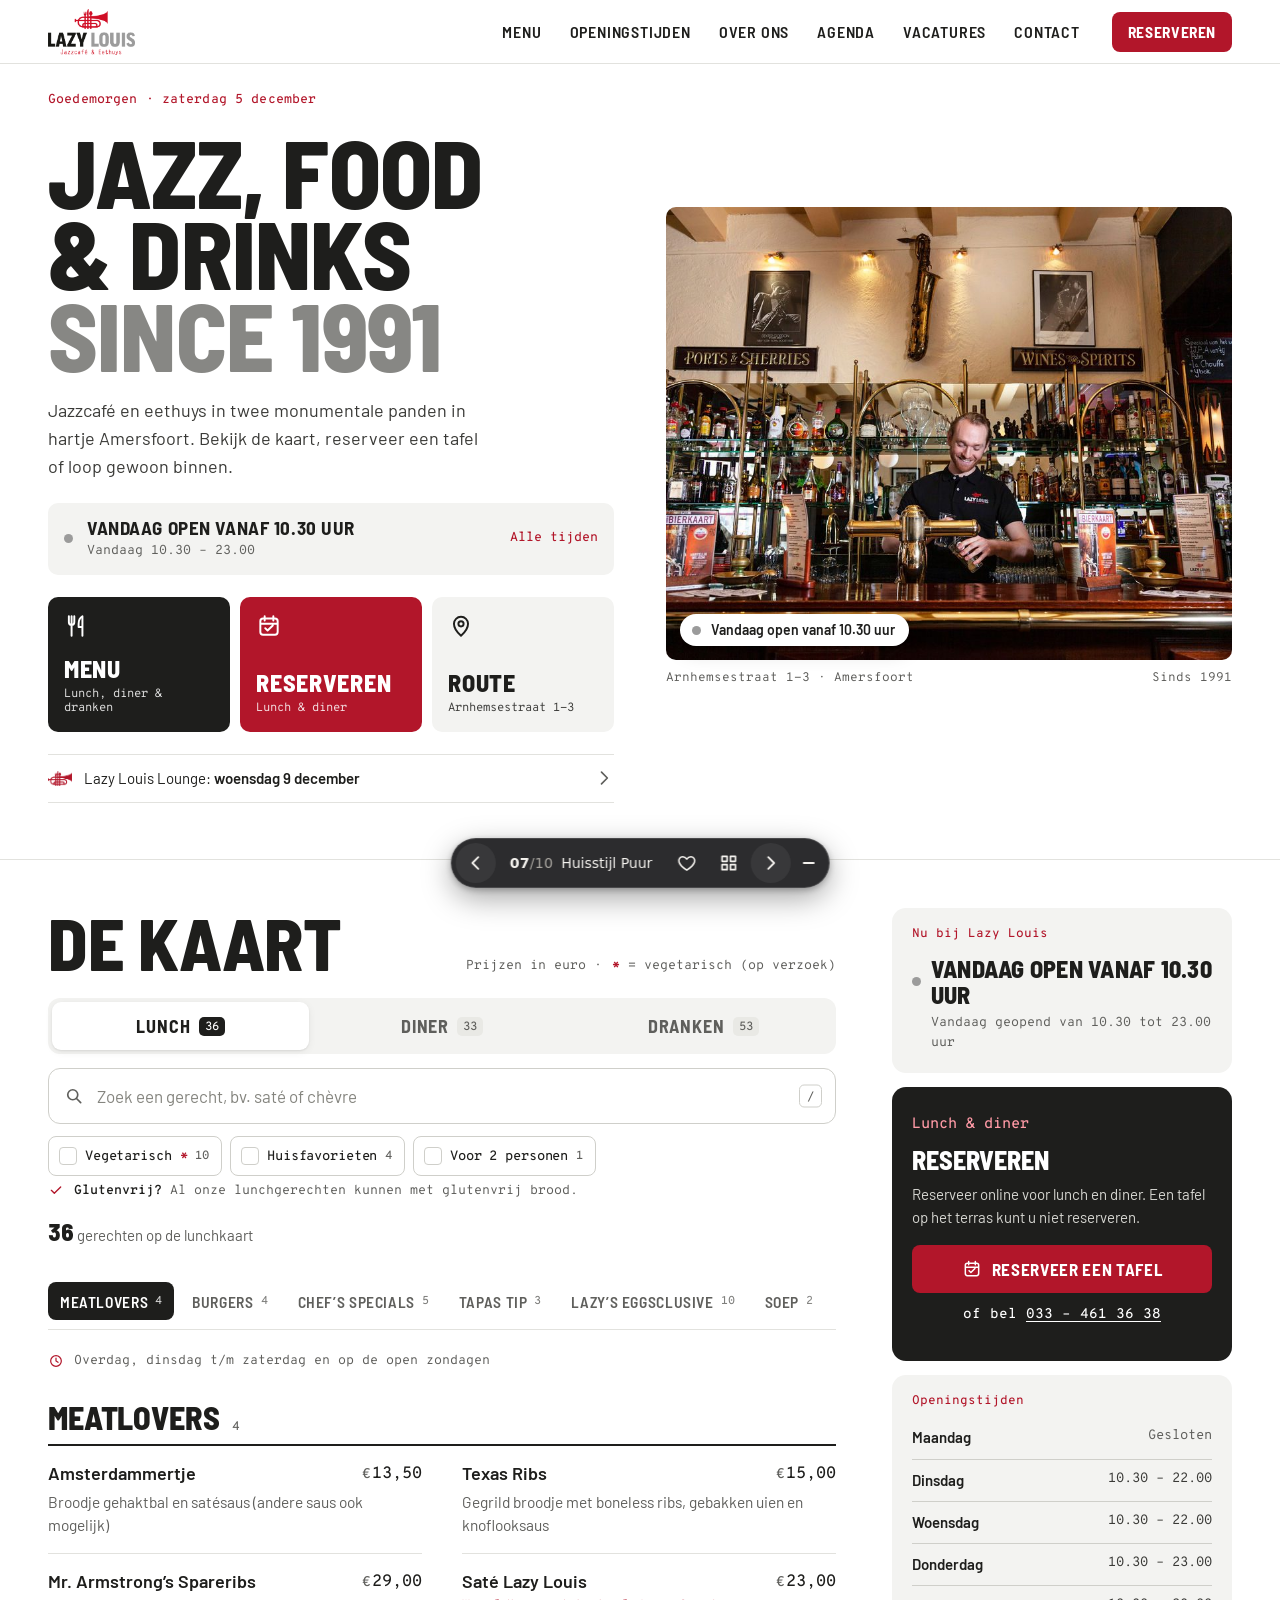
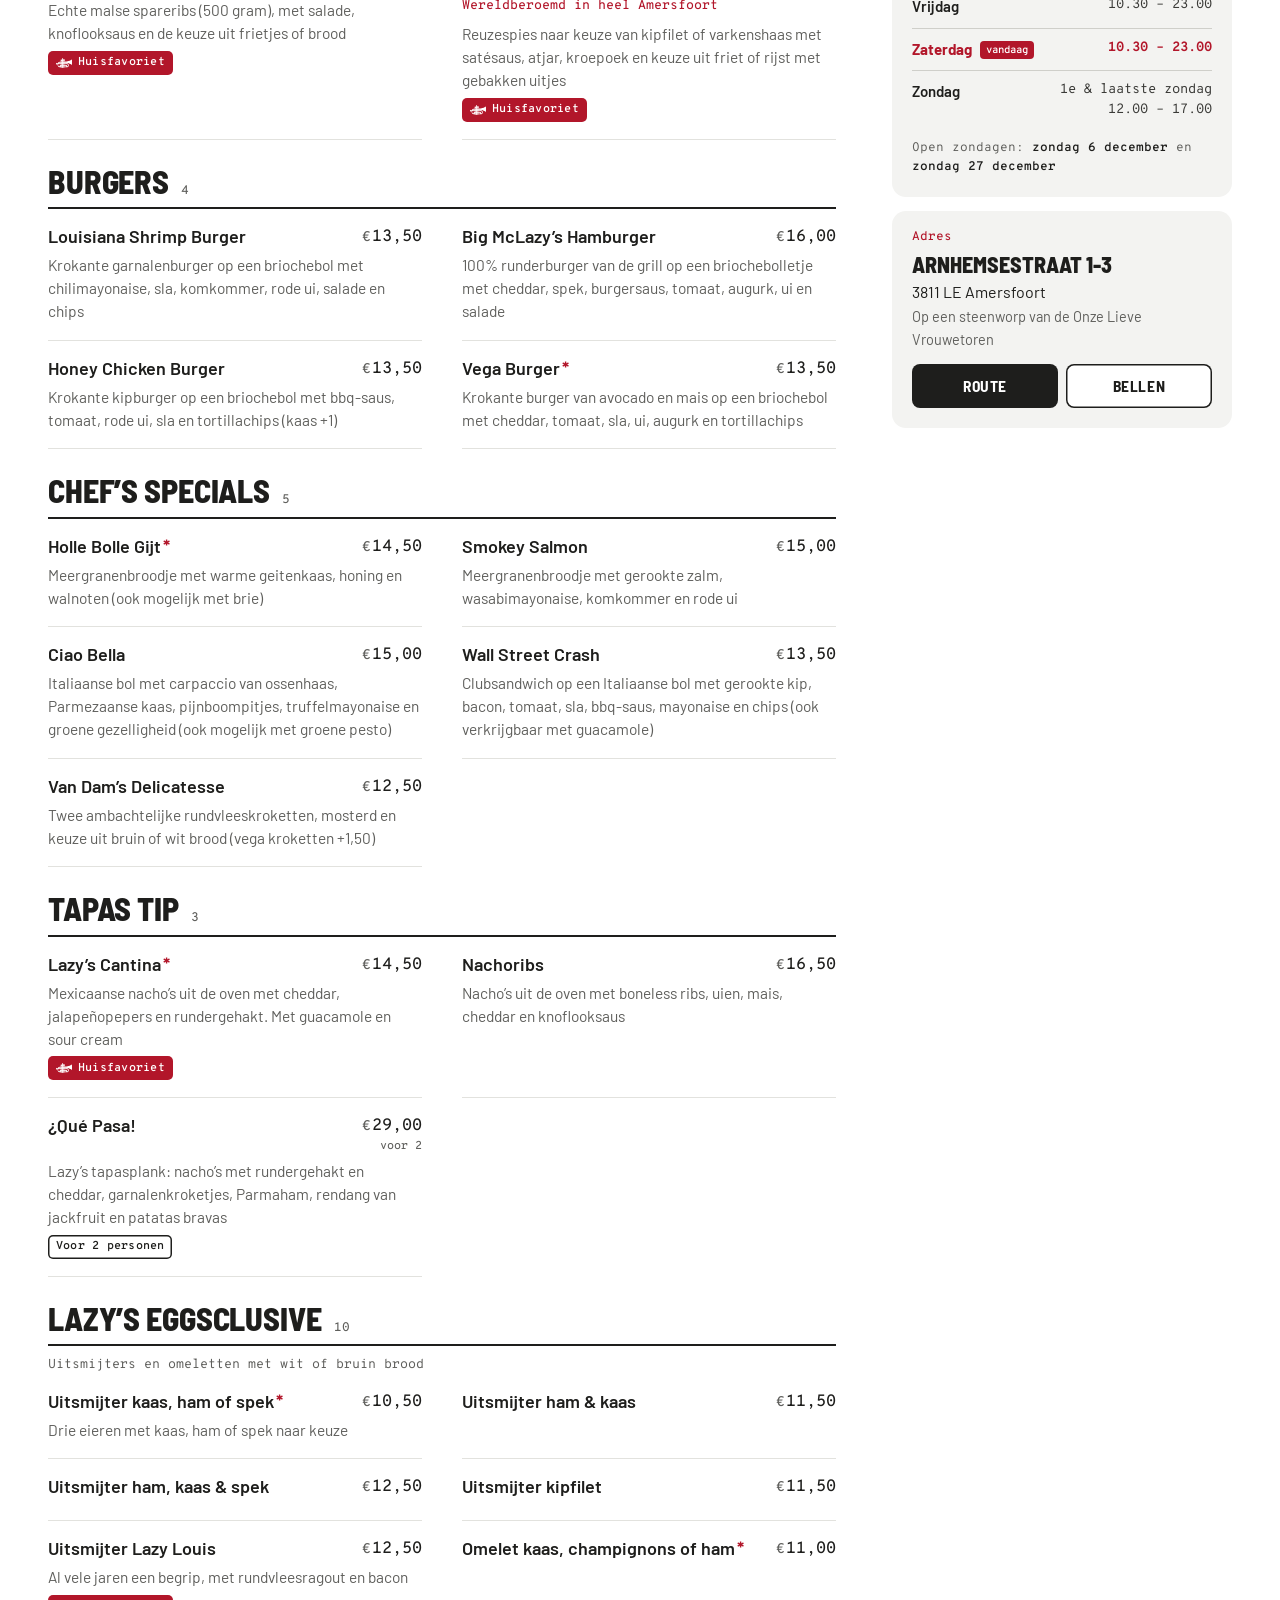
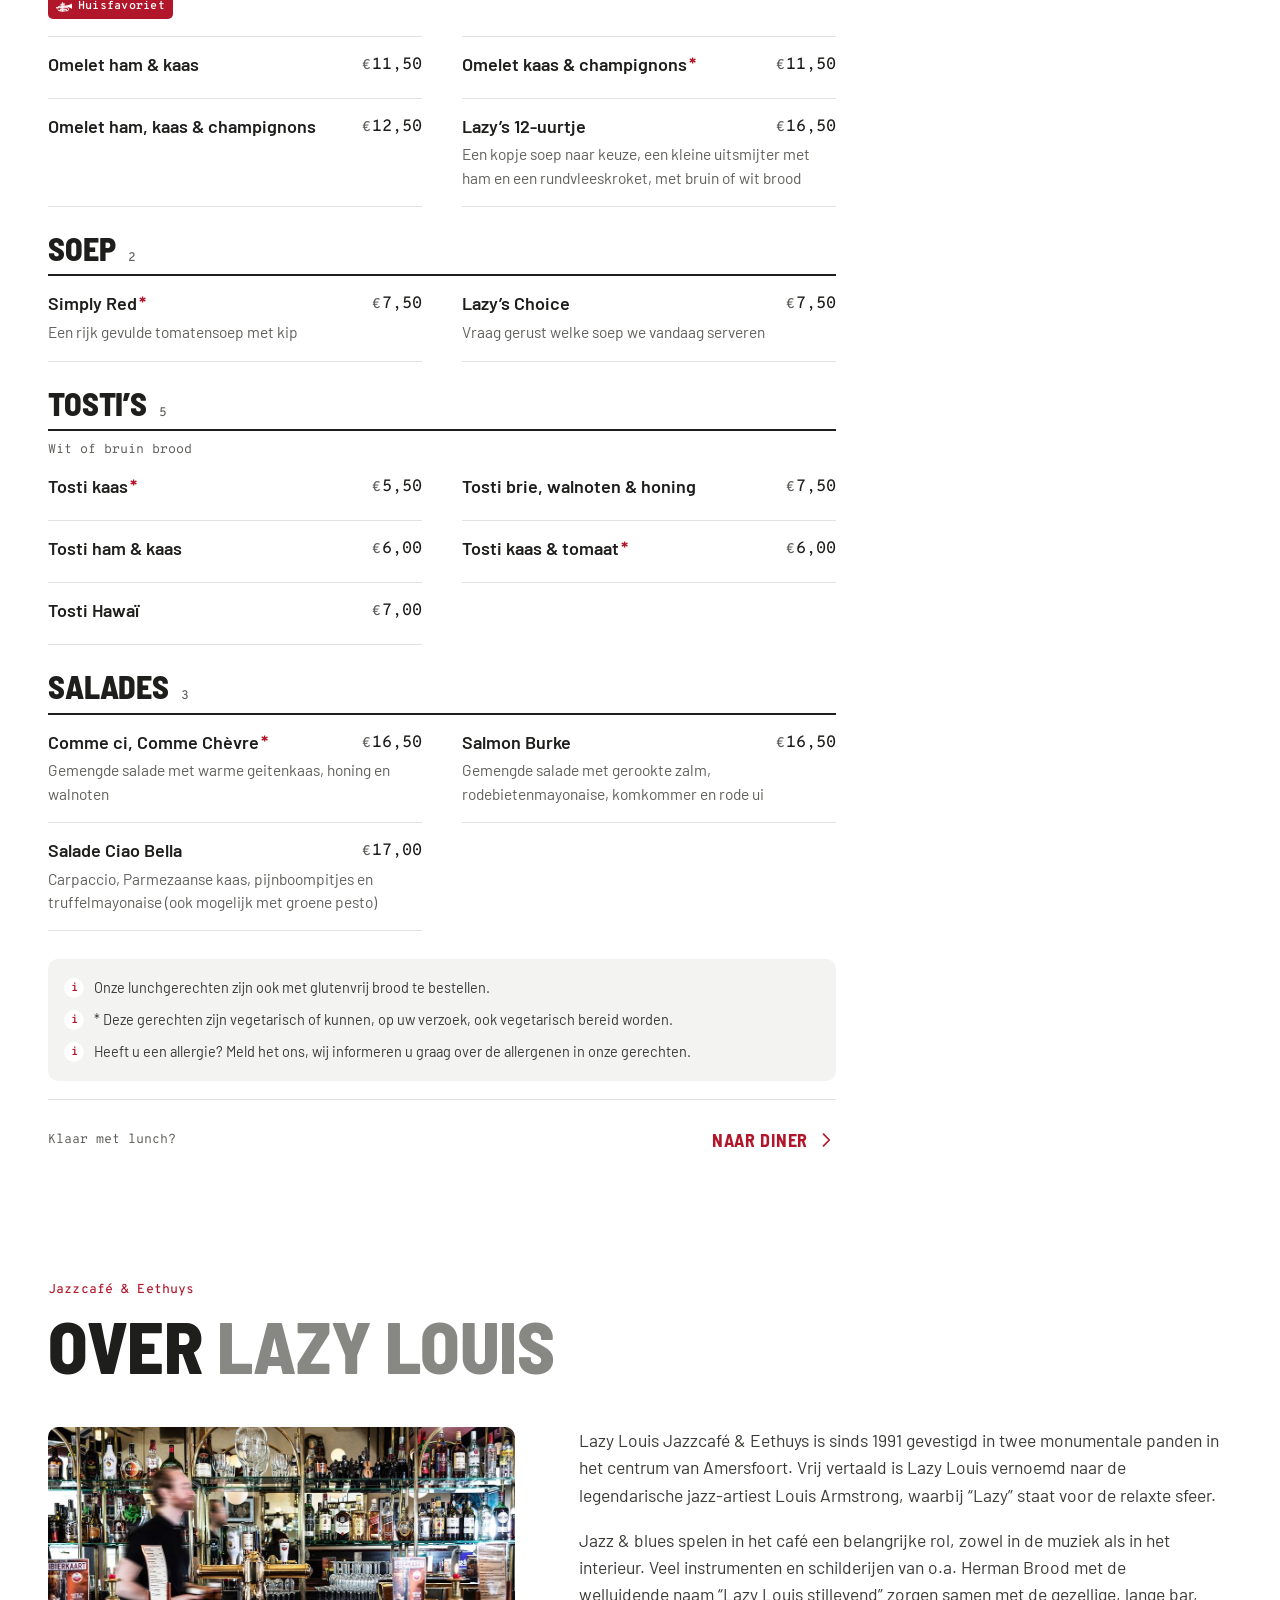
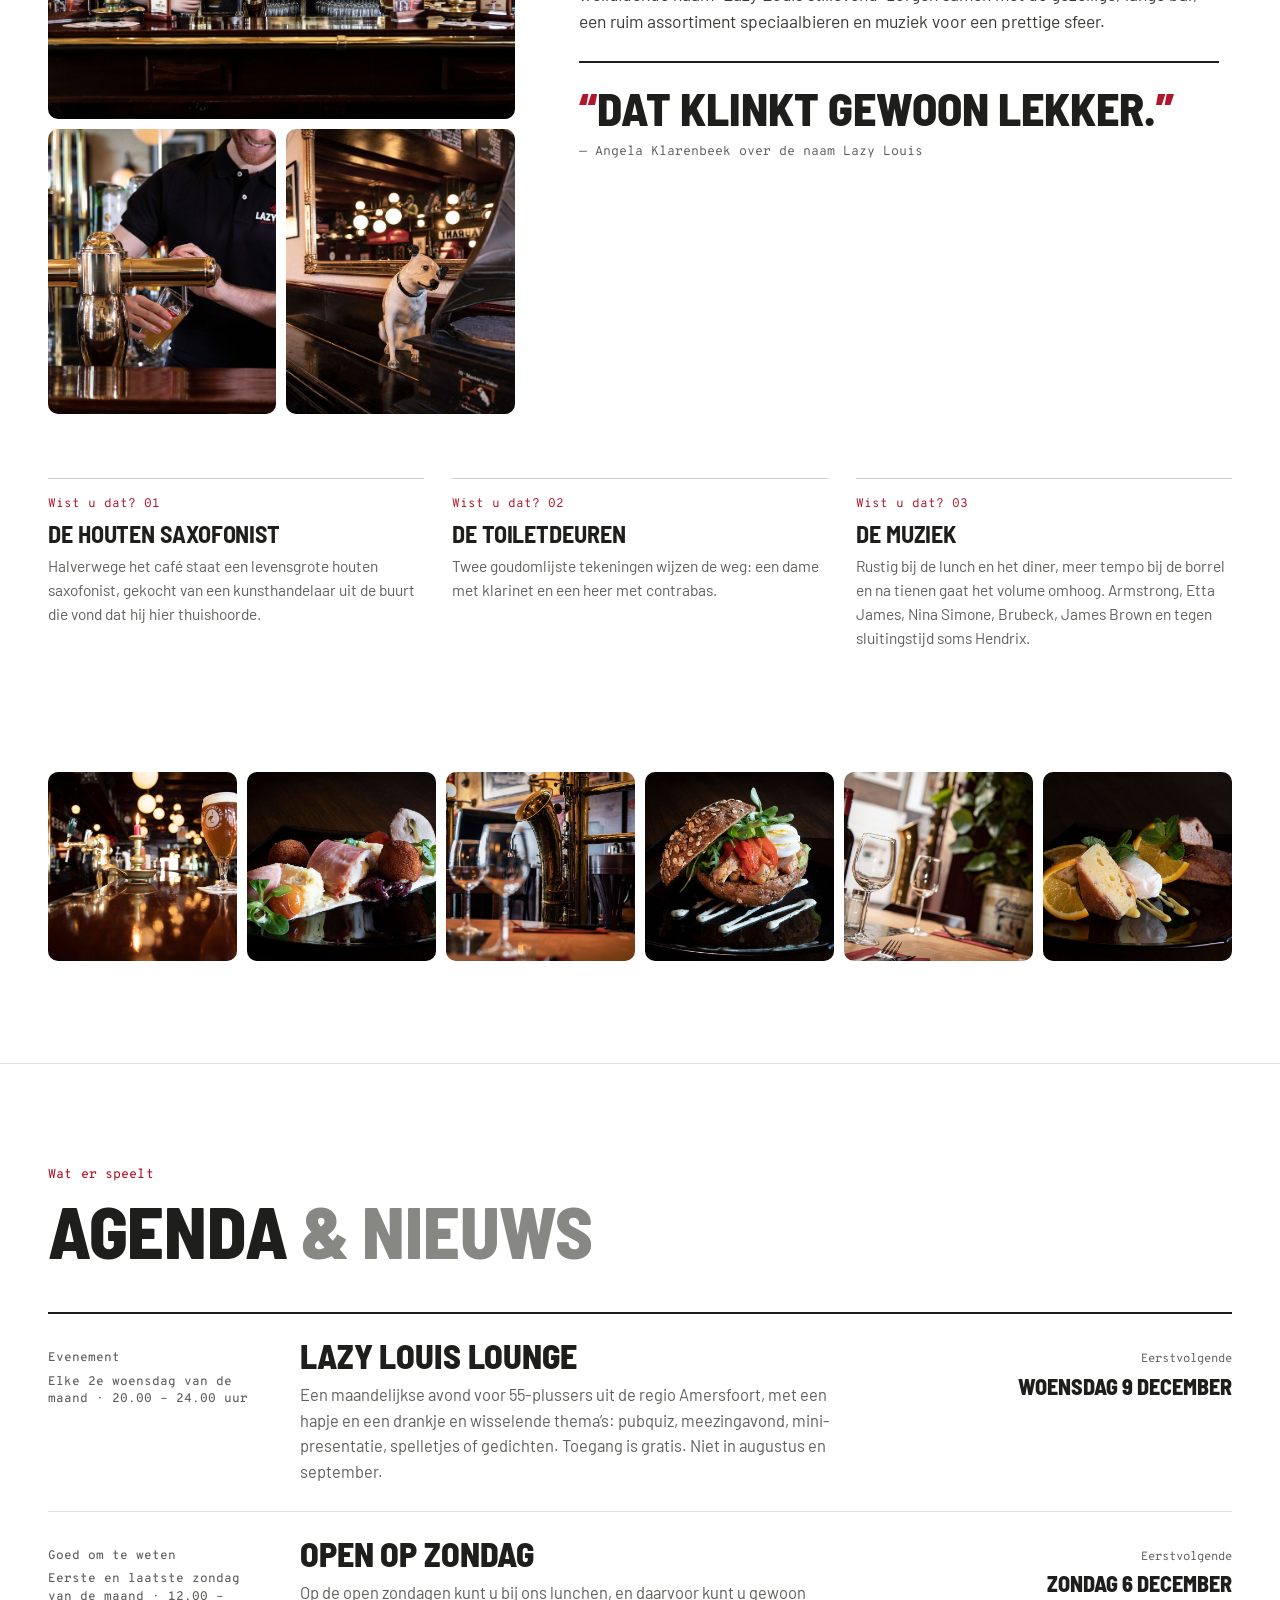
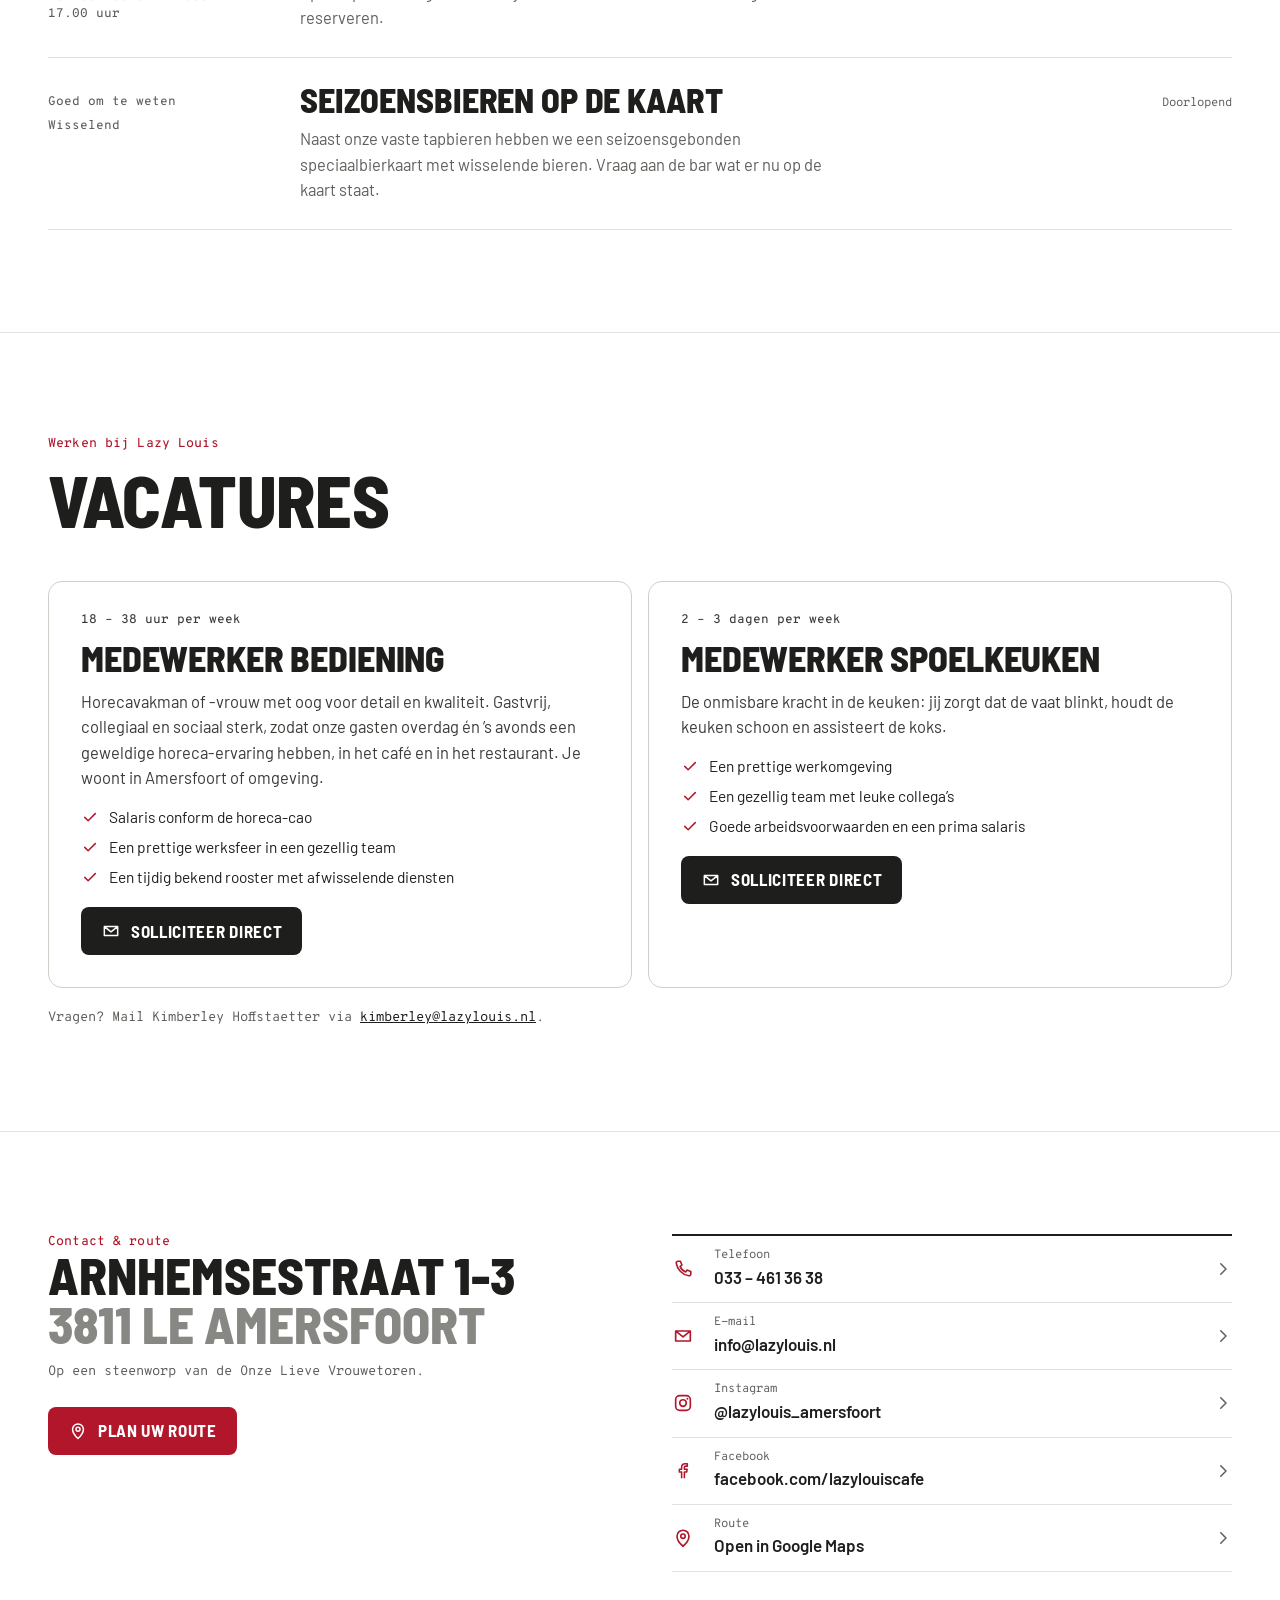
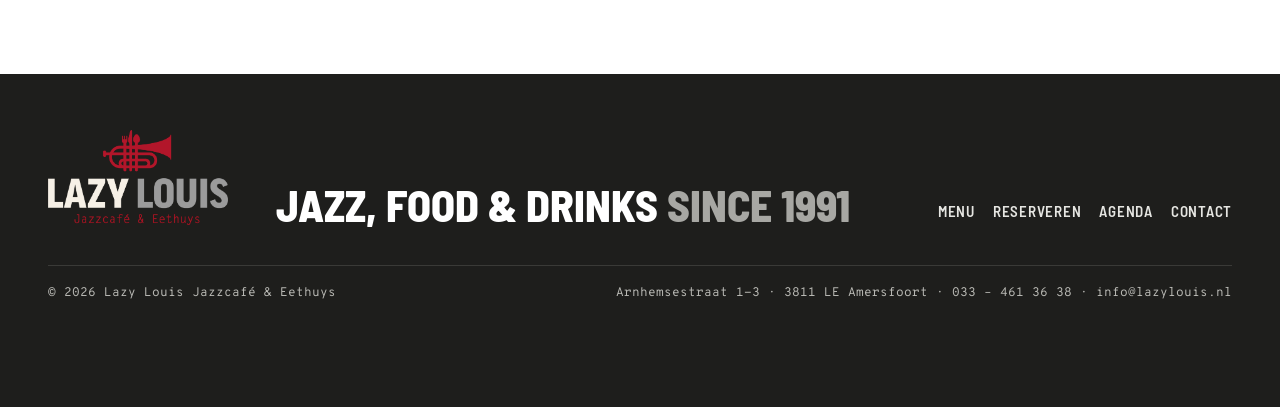
<file: 07-huisstijl-puur.html>
<!doctype html>
<html lang="nl">
<head>
<meta charset="utf-8">
<meta name="viewport" content="width=device-width, initial-scale=1, viewport-fit=cover">
<title>Lazy Louis · Huisstijl Puur</title>
<meta name="description" content="Lazy Louis Jazzcafé & Eethuys, Amersfoort. De volledige kaart met zoeken en filters, openingstijden, reserveren en route.">
<meta name="theme-color" content="#ffffff">
<link rel="icon" href="assets/brand/trumpet.png">
<link rel="preconnect" href="https://fonts.googleapis.com">
<link rel="preconnect" href="https://fonts.gstatic.com" crossorigin>
<link rel="stylesheet" href="https://fonts.googleapis.com/css2?family=Barlow+Semi+Condensed:wght@600;700;800&family=Barlow:ital,wght@0,400;0,500;0,600;0,700;1,400&family=Overpass+Mono:wght@400;500;600&display=swap">
<link rel="stylesheet" href="book/book.css">
<style>
/* =========================================================================
   Huisstijl Puur — het logo als systeem: zwart, grijs, rood en een mono.
   Menu eerst, gemaakt voor de telefoon.
   ========================================================================= */
:root {
  color-scheme: light;
  --white: #ffffff;
  --ink: #1e1e1c;
  --ink-2: #3a3a37;
  --red: #b2162a;
  --red-dark: #8e0f20;
  --red-tint: #fbeef0;
  --grey: #9b9b9b;          /* brand grey: only for big display type & graphics */
  --grey-display: #878784;  /* brand grey one step darker so big type passes AA */
  --grey-text: #5f5f5c;     /* small text */
  --surface: #f3f3f1;
  --surface-2: #e9e9e5;
  --line: #e2e2de;
  --line-strong: #cfcfca;

  --display: "Barlow Semi Condensed", "Arial Narrow", "Roboto Condensed", "Helvetica Neue", Arial, sans-serif;
  --text: Barlow, "Helvetica Neue", Arial, sans-serif;
  --mono: "Overpass Mono", "SFMono-Regular", Menlo, Consolas, "Liberation Mono", monospace;

  --gutter: clamp(16px, 4vw, 48px);
  --max: 1280px;
  --head-h: 64px;
  --cats-h: 56px;
  --radius: 10px;
}
*, *::before, *::after { box-sizing: border-box; }
html {
  background: var(--white);
  color: var(--ink);
  -webkit-text-size-adjust: 100%;
  text-size-adjust: 100%;
  scroll-padding-top: calc(var(--head-h) + 12px);
}
body {
  margin: 0;
  font: 400 16.5px/1.55 var(--text);
  background: var(--ink);
  color: var(--ink);
  overflow-x: clip;
  -webkit-font-smoothing: antialiased;
}
img { display: block; max-width: 100%; height: auto; }
main { display: block; background: var(--white); }
a { color: inherit; }
button, input { font: inherit; color: inherit; }
h1, h2, h3, h4 { margin: 0; font-family: var(--display); font-weight: 800; line-height: .95; text-transform: uppercase; letter-spacing: -.004em; }
p { margin: 0; }
ul, ol { margin: 0; padding: 0; list-style: none; }
.sr { position: absolute !important; width: 1px; height: 1px; overflow: hidden; clip: rect(0 0 0 0); clip-path: inset(50%); white-space: nowrap; }
:focus-visible { outline: 2px solid var(--red); outline-offset: 2px; border-radius: 4px; }
.skip { position: absolute; left: 16px; top: -60px; z-index: 100; background: var(--ink); color: #fff; padding: 10px 14px; text-decoration: none; font-weight: 600; }
.skip:focus { top: 10px; }
.wrap { width: 100%; max-width: calc(var(--max) + 2 * var(--gutter)); margin-inline: auto; padding-inline: var(--gutter); }
.mono { font-family: var(--mono); }
.ic { width: 20px; height: 20px; flex: 0 0 auto; display: block; }
.trumpet {
  display: inline-block; width: 1.6em; height: 1em; flex: 0 0 auto;
  background: currentColor;
  -webkit-mask: url(assets/brand/trumpet.png) center / contain no-repeat;
          mask: url(assets/brand/trumpet.png) center / contain no-repeat;
}
.kicker { font: 500 13px/1.3 var(--mono); color: var(--red); letter-spacing: .01em; }
.h2 { font-size: clamp(40px, 6vw, 72px); }
.h2 .g { color: var(--grey-display); }

/* buttons */
.btn {
  display: inline-flex; align-items: center; justify-content: center; gap: 10px;
  min-height: 48px; padding: 0 20px; border-radius: 8px; border: 0; cursor: pointer;
  font: 700 17px/1 var(--display); letter-spacing: .04em; text-transform: uppercase; text-decoration: none;
  transition: background-color .15s, color .15s, transform .1s;
}
.btn:active { transform: scale(.98); }
.btn--red { background: var(--red); color: #fff; }
.btn--red:hover { background: var(--red-dark); }
.btn--red:focus-visible { outline-color: var(--ink); }
.btn--ink { background: var(--ink); color: #fff; }
.btn--ink:hover { background: #000; }
.btn--line { background: #fff; color: var(--ink); box-shadow: inset 0 0 0 1.5px var(--ink); }
.btn--line:hover { background: var(--surface); }
.btn--block { width: 100%; }

/* live status */
.dot { width: 9px; height: 9px; border-radius: 50%; background: var(--grey); flex: 0 0 9px; position: relative; }
.dot.is-open { background: #1f8a4c; }
.dot.is-open::after { content: ""; position: absolute; inset: -4px; border-radius: 50%; border: 2px solid #1f8a4c; opacity: 0; animation: ping 2.4s ease-out infinite; }
@keyframes ping { 0% { transform: scale(.5); opacity: .7; } 80%, 100% { transform: scale(1.5); opacity: 0; } }

/* ===================== HEADER ===================== */
.top {
  position: sticky; top: 0; z-index: 40;
  height: var(--head-h);
  background: #fff;
  border-bottom: 1px solid var(--line);
}
.top__in { height: 100%; display: flex; align-items: center; gap: 20px; }
.brand { display: block; flex: 0 0 auto; }
.brand img { height: 46px; width: auto; }
.nav { margin-left: auto; }
.nav ul { display: flex; align-items: center; gap: 4px; }
.nav ul a {
  display: flex; align-items: center; height: 40px; padding: 0 12px; border-radius: 6px;
  font: 600 16px/1 var(--display); letter-spacing: .05em; text-transform: uppercase; text-decoration: none; color: var(--ink);
}
.nav ul a:hover { background: var(--surface); }
.nav ul a[aria-current="true"] { color: var(--red); }
.nav__extra { display: none; }
.top__status { display: none; }
.top__reserve { min-height: 40px; padding: 0 16px; font-size: 15.5px; }
.nav-toggle { display: none; }

/* ===================== HERO (app home) ===================== */
.home { padding-block: 28px 56px; }
.home__grid { display: grid; grid-template-columns: minmax(0, 6fr) minmax(0, 6fr); gap: clamp(24px, 4vw, 64px); align-items: center; }
.home__copy { display: grid; gap: 22px; align-content: start; }
.home h1 { font-size: clamp(54px, 7.4vw, 108px); line-height: .86; letter-spacing: -.008em; }
.home h1 .g { color: var(--grey-display); display: block; }
.home h1 .l { display: block; }
.home__lede { font-size: 18px; color: var(--ink-2); max-width: 44ch; }
.status-card {
  display: flex; align-items: center; gap: 14px;
  padding: 14px 16px; border-radius: var(--radius); background: var(--surface);
}
.status-card__txt { display: grid; gap: 2px; min-width: 0; }
.status-card strong { font: 700 19px/1.15 var(--display); text-transform: uppercase; letter-spacing: .03em; }
.status-card .mono { font-size: 13px; color: var(--grey-text); }
.status-card a { margin-left: auto; font: 500 13px/1 var(--mono); color: var(--red); text-decoration: none; white-space: nowrap; padding: 10px 0 10px 8px; }
.status-card a:hover { text-decoration: underline; }
.quick { display: grid; grid-template-columns: repeat(3, minmax(0, 1fr)); gap: 10px; }
.quick__btn {
  position: relative; display: flex; flex-direction: column; justify-content: space-between; gap: 18px;
  min-height: 104px; padding: 16px; border-radius: var(--radius); border: 0; cursor: pointer; text-align: left; text-decoration: none;
  font: 800 clamp(19px, 2vw, 24px)/1 var(--display); letter-spacing: .03em; text-transform: uppercase;
  transition: transform .15s ease, background-color .15s;
}
.quick__btn .ic { width: 26px; height: 26px; }
.quick__btn small { display: block; margin-top: 6px; font: 400 12px/1.2 var(--mono); letter-spacing: 0; text-transform: none; opacity: .85; }
.quick__btn:hover { transform: translateY(-2px); }
.quick__btn:active { transform: scale(.98); }
.quick__btn--ink { background: var(--ink); color: #fff; }
.quick__btn--red { background: var(--red); color: #fff; }
.quick__btn--red:focus-visible, .quick__btn--ink:focus-visible { outline-color: var(--red); outline-offset: 3px; }
.quick__btn--grey { background: var(--surface); color: var(--ink); }
.quick__btn--grey:hover { background: var(--surface-2); }
.notice {
  display: flex; align-items: center; gap: 12px; padding: 12px 0; border-top: 1px solid var(--line); border-bottom: 1px solid var(--line);
  text-decoration: none; font-size: 15px;
}
.notice .trumpet { color: var(--red); font-size: 15px; }
.notice b { font-weight: 600; }
.notice .chev { margin-left: auto; color: var(--grey-text); }
.notice:hover b { color: var(--red); }

.home__photo { margin: 0; }
.home__frame { position: relative; }
.home__photo img { width: 100%; aspect-ratio: 5 / 4; object-fit: cover; border-radius: var(--radius); }
.home__photo .pill {
  position: absolute; left: 14px; bottom: 14px;
  display: inline-flex; align-items: center; gap: 10px;
  padding: 9px 14px 9px 12px; border-radius: 999px; background: #fff; color: var(--ink);
  font: 600 14px/1 var(--text); box-shadow: 0 6px 20px rgba(0,0,0,.18);
}
.home__photo figcaption { margin-top: 10px; font: 400 12.5px/1.4 var(--mono); color: var(--grey-text); display: flex; justify-content: space-between; gap: 12px; }

/* ===================== MENU ===================== */
.menu-zone { border-top: 1px solid var(--line); padding-top: 48px; }
.layout { display: grid; grid-template-columns: minmax(0, 1fr) 340px; gap: 56px; align-items: start; }
.menu-head { display: flex; align-items: flex-end; justify-content: space-between; gap: 16px 24px; flex-wrap: wrap; margin-bottom: 22px; }
.menu-head .mono { font-size: 13px; color: var(--grey-text); }

.seg { display: grid; grid-template-columns: repeat(3, minmax(0, 1fr)); gap: 4px; padding: 4px; background: var(--surface); border-radius: 12px; }
.seg__tab {
  display: flex; align-items: center; justify-content: center; gap: 8px;
  min-height: 48px; padding: 0 10px; border: 0; border-radius: 9px; cursor: pointer; background: transparent;
  font: 700 18px/1 var(--display); letter-spacing: .05em; text-transform: uppercase; color: var(--grey-text);
  transition: background-color .15s, color .15s, box-shadow .15s;
}
.seg__tab:hover { color: var(--ink); }
.seg__tab[aria-selected="true"] { background: #fff; color: var(--ink); box-shadow: 0 1px 2px rgba(0,0,0,.08), 0 2px 8px rgba(0,0,0,.06); }
.seg__n { font: 500 12px/1 var(--mono); letter-spacing: 0; padding: 4px 6px 3px; border-radius: 5px; background: var(--surface-2); color: var(--grey-text); min-width: 26px; text-align: center; transition: background-color .15s, color .15s; }
.seg__tab[aria-selected="true"] .seg__n { background: var(--ink); color: #fff; }
.seg__n.is-zero { opacity: .55; }

.search { position: relative; margin-top: 14px; }
.search .ic { position: absolute; left: 16px; top: 50%; transform: translateY(-50%); color: var(--grey-text); pointer-events: none; }
.search input {
  width: 100%; height: 56px; padding: 0 92px 0 48px;
  border: 1.5px solid var(--line-strong); border-radius: 12px; background: #fff;
  font: 500 17px/1 var(--text); color: var(--ink);
  -webkit-appearance: none; appearance: none;
  transition: border-color .15s, box-shadow .15s;
}
.search input::placeholder { color: #85857f; font-weight: 400; }
.search input::-webkit-search-cancel-button { -webkit-appearance: none; }
.search input:focus { outline: none; border-color: var(--ink); box-shadow: 0 0 0 4px rgba(30, 30, 28, .08); }
.search input:focus-visible { outline: none; }
.search__clear {
  position: absolute; right: 8px; top: 50%; transform: translateY(-50%);
  height: 40px; padding: 0 12px; border: 0; border-radius: 8px; background: var(--surface); cursor: pointer;
  font: 500 13px/1 var(--mono); color: var(--ink); display: none; align-items: center; gap: 6px;
}
.search__clear .ic { position: static; transform: none; width: 14px; height: 14px; color: currentColor; }
.search.has-q .search__clear { display: inline-flex; }
.search__kbd { position: absolute; right: 14px; top: 50%; transform: translateY(-50%); font: 500 12px/1 var(--mono); color: var(--grey-text); border: 1px solid var(--line-strong); border-radius: 5px; padding: 5px 7px 4px; pointer-events: none; }
.search.has-q .search__kbd, .search.is-focus .search__kbd { display: none; }

.filters { display: flex; flex-wrap: wrap; gap: 8px; margin-top: 12px; }
.chip {
  display: inline-flex; align-items: center; gap: 8px;
  min-height: 40px; padding: 0 12px 0 10px; border-radius: 8px; cursor: pointer;
  border: 1.5px solid var(--line-strong); background: #fff;
  font: 500 13.5px/1 var(--mono); color: var(--ink); letter-spacing: -.01em;
  transition: background-color .15s, border-color .15s, color .15s, transform .12s;
}
.chip:hover { border-color: var(--ink); }
.chip:active { transform: scale(.97); }
.chip__box { width: 18px; height: 18px; border-radius: 4px; border: 1.5px solid var(--line-strong); display: grid; place-items: center; transition: background-color .15s, border-color .15s; }
.chip__box svg { width: 12px; height: 12px; opacity: 0; transform: scale(.4); transition: opacity .15s, transform .2s cubic-bezier(.3, 1.6, .5, 1); }
.chip[aria-pressed="true"] { background: var(--ink); border-color: var(--ink); color: #fff; }
.chip[aria-pressed="true"] .chip__box { background: var(--red); border-color: var(--red); }
.chip[aria-pressed="true"] .chip__box svg { opacity: 1; transform: none; }
.chip__n { font-size: 12px; color: var(--grey-text); }
.chip[aria-pressed="true"] .chip__n { color: #c9c9c4; }
.chip.is-zero:not([aria-pressed="true"]) { color: #8f8f8a; }
.chip .veg-star { color: var(--red); font-weight: 600; }
.chip[aria-pressed="true"] .veg-star { color: #ff9aa6; }

.resultbar { display: flex; align-items: center; flex-wrap: wrap; gap: 6px 14px; min-height: 44px; margin-top: 10px; font-size: 15px; color: var(--grey-text); }
.resultbar strong { font: 800 24px/1 var(--display); color: var(--ink); font-variant-numeric: tabular-nums; }
.resultbar .q { color: var(--ink); font-weight: 600; }
.resultbar__reset { margin-left: auto; border: 0; background: none; cursor: pointer; padding: 10px 0 10px 8px; font: 500 13px/1 var(--mono); color: var(--red); text-decoration: underline; text-underline-offset: 3px; }
.resultbar__reset[hidden] { display: none; }
.alsoin { display: flex; flex-wrap: wrap; align-items: center; gap: 6px 8px; font: 400 13px/1.3 var(--mono); color: var(--grey-text); }
.alsoin[hidden] { display: none; }
.alsoin button { border: 0; cursor: pointer; padding: 7px 10px; border-radius: 6px; background: var(--red-tint); color: var(--red-dark); font: 600 13px/1 var(--mono); }
.alsoin button:hover { background: #f6dade; }
.gf-note { display: flex; gap: 10px; align-items: flex-start; margin-top: 6px; font: 400 13px/1.45 var(--mono); color: var(--grey-text); }
.gf-note b { color: var(--ink); font-weight: 600; }
.gf-note[hidden] { display: none; }

/* sticky category bar with scroll-spy */
.cats[hidden] { display: none; }
.cats {
  position: sticky; top: var(--head-h); z-index: 20;
  margin: 18px 0 0;
  background: #fff;
  border-bottom: 1px solid var(--line);
}
.cats__scroller {
  display: flex; gap: 6px; align-items: center; height: var(--cats-h);
  overflow-x: auto; overscroll-behavior-x: contain; scrollbar-width: none;
  -webkit-mask: linear-gradient(90deg, #000 calc(100% - 28px), transparent);
          mask: linear-gradient(90deg, #000 calc(100% - 28px), transparent);
  padding-right: 28px;
}
.cats__scroller::-webkit-scrollbar { display: none; }
.cat {
  flex: 0 0 auto; display: inline-flex; align-items: center; gap: 7px;
  height: 38px; padding: 0 12px; border-radius: 8px; text-decoration: none; white-space: nowrap;
  font: 600 15.5px/1 var(--display); letter-spacing: .04em; text-transform: uppercase; color: var(--grey-text);
  transition: background-color .15s, color .15s;
}
.cat span { font: 500 11.5px/1 var(--mono); letter-spacing: 0; color: inherit; opacity: .8; }
.cat:hover { color: var(--ink); background: var(--surface); }
.cat.is-active { background: var(--ink); color: #fff; }
.cat[hidden] { display: none; }

/* dishes */
.panel[hidden] { display: none; }
.panel__served { display: flex; gap: 10px; align-items: center; margin: 22px 0 6px; font: 400 13px/1.4 var(--mono); color: var(--grey-text); }
.panel__served .ic { width: 16px; height: 16px; color: var(--red); }
.msec { padding-top: 26px; }
.msec[hidden] { display: none; }
.msec__head { display: flex; align-items: baseline; gap: 12px; padding-bottom: 10px; border-bottom: 2px solid var(--ink); }
.msec__head h3 { font-size: clamp(26px, 2.6vw, 32px); font-weight: 800; }
.msec__count { font: 500 12.5px/1 var(--mono); color: var(--grey-text); }
.msec__intro { font: 400 13px/1.4 var(--mono); color: var(--grey-text); margin-top: 10px; }
.dishes { display: grid; grid-template-columns: minmax(0, 1fr); column-gap: 40px; }
.dish {
  display: grid; grid-template-columns: minmax(0, 1fr) auto; gap: 4px 18px; align-items: start;
  padding: 16px 0 17px; border-bottom: 1px solid var(--line);
  align-content: start;
}
.dish[hidden] { display: none; }
.dish__name { font: 600 18px/1.25 var(--text); color: var(--ink); text-transform: none; letter-spacing: 0; }
.dish__veg { color: var(--red); font-weight: 700; margin-left: 2px; }
.dish__price { font: 500 16.5px/1.45 var(--mono); color: var(--ink); white-space: nowrap; text-align: right; font-variant-numeric: tabular-nums; }
.dish__price .cur { color: var(--grey-text); font-size: .85em; margin-right: 1px; }
.dish__price small { display: block; font-size: 11.5px; color: var(--grey-text); }
.dish__body { grid-column: 1 / -1; display: grid; gap: 6px; }
.dish__tag { font: 500 13px/1.35 var(--mono); color: var(--red); }
.dish__desc { font-size: 15.5px; line-height: 1.5; color: var(--grey-text); max-width: 58ch; }
.dish__extras { display: grid; gap: 4px; }
.dish__extras li { display: flex; justify-content: space-between; gap: 16px; font-size: 15px; color: var(--ink-2); padding: 6px 10px; background: var(--surface); border-radius: 6px; }
.dish__extras li span:last-child { font: 500 14.5px/1.4 var(--mono); white-space: nowrap; }
.badges { display: flex; flex-wrap: wrap; gap: 6px; }
.badge { display: inline-flex; align-items: center; gap: 6px; height: 24px; padding: 0 8px; border-radius: 5px; font: 600 11.5px/1 var(--mono); letter-spacing: .02em; }
.badge--fav { background: var(--red); color: #fff; }
.badge--fav .trumpet { font-size: 10px; color: #fff; }
.badge--two { box-shadow: inset 0 0 0 1.5px var(--ink); color: var(--ink); }
mark { background: #fde3e7; color: inherit; border-radius: 2px; box-shadow: inset 0 -2px 0 var(--red); padding: 0 1px; }

.notes { margin-top: 28px; padding: 18px 18px 18px 16px; border-radius: var(--radius); background: var(--surface); display: grid; gap: 10px; }
.notes li { display: flex; gap: 10px; font-size: 14.5px; line-height: 1.5; color: var(--ink-2); }
.notes li::before { content: "i"; flex: 0 0 20px; width: 20px; height: 20px; border-radius: 50%; background: #fff; color: var(--red); font: 600 12px/20px var(--mono); text-align: center; margin-top: 1px; }
.nexttab { display: flex; justify-content: space-between; align-items: center; gap: 12px; margin-top: 18px; padding: 18px 0; border-top: 1px solid var(--line); }
.nexttab .mono { font-size: 13px; color: var(--grey-text); }
.nexttab button { display: inline-flex; align-items: center; gap: 8px; border: 0; background: none; cursor: pointer; font: 700 18px/1 var(--display); letter-spacing: .04em; text-transform: uppercase; color: var(--red); padding: 12px 0; }
.nexttab button:hover { text-decoration: underline; text-underline-offset: 4px; }

/* the designed empty state */
.empty { text-align: left; padding: 28px 0 40px; border-bottom: 1px solid var(--line); display: grid; gap: 14px; justify-items: start; }
.empty[hidden] { display: none; }
.empty__horn { width: 120px; height: 74px; color: #d9d9d4; background: currentColor; -webkit-mask: url(assets/brand/trumpet.png) center / contain no-repeat; mask: url(assets/brand/trumpet.png) center / contain no-repeat; transform: rotate(-8deg); }
.empty h3 { font-size: clamp(30px, 3.6vw, 40px); }
.empty p { color: var(--grey-text); max-width: 46ch; }
.empty__acts { display: flex; flex-wrap: wrap; gap: 10px; margin-top: 6px; }

/* ===================== ASIDE ===================== */
.aside { display: grid; gap: 14px; }
.aside.is-sticky { position: sticky; top: calc(var(--head-h) + 20px); }
.card { background: var(--surface); border-radius: 14px; padding: 20px; }
.card h2, .card h3 { font-size: 26px; font-weight: 800; }
.card__label { font: 500 12.5px/1 var(--mono); color: var(--red); margin-bottom: 10px; }
.now { display: grid; gap: 6px; }
.now__row { display: flex; align-items: center; gap: 10px; }
.now__row strong { font: 800 24px/1.05 var(--display); text-transform: uppercase; letter-spacing: .01em; }
.now .mono { font-size: 13px; color: var(--grey-text); padding-left: 19px; }
.card--res { background: var(--ink); color: #fff; }
.card--res .card__label { color: #ff9aa6; }
.card--res p { color: #d6d6d1; font-size: 15px; margin: 10px 0 16px; }
.card--res .tel { display: block; margin-top: 12px; font: 500 14px/1.4 var(--mono); color: #fff; text-align: center; }
.card--res .tel a { color: #fff; text-underline-offset: 3px; }
.card--res .btn--red:focus-visible { outline-color: #fff; }
.hours { width: 100%; border-collapse: collapse; margin-top: 8px; font-size: 15px; }
.hours th, .hours td { padding: 9px 0; border-bottom: 1px solid var(--line-strong); text-align: left; font-weight: 400; vertical-align: top; }
.hours tr:last-child th, .hours tr:last-child td { border-bottom: 0; }
.hours td { text-align: right; font: 400 13.5px/1.5 var(--mono); color: var(--ink-2); padding-left: 12px; }
.hours th { font-weight: 600; }
.hours tr.is-closed td { color: var(--grey-text); }
.hours tr.is-today th, .hours tr.is-today td { color: var(--red); font-weight: 700; }
.hours tr.is-today th::after { content: "vandaag"; margin-left: 8px; font: 600 10.5px/1 var(--mono); color: #fff; background: var(--red); padding: 3px 6px 2px; border-radius: 4px; vertical-align: 2px; }
.sundays { margin-top: 10px; font: 400 12.5px/1.5 var(--mono); color: var(--grey-text); }
.sundays b { color: var(--ink); font-weight: 600; }
.addr { font-style: normal; font-size: 16px; line-height: 1.45; margin: 4px 0 14px; }
.addr strong { font: 800 22px/1.05 var(--display); text-transform: uppercase; display: block; margin-bottom: 4px; }
.addr span { color: var(--grey-text); font-size: 14.5px; }
.duo { display: grid; grid-template-columns: 1fr 1fr; gap: 8px; }
.duo .btn { min-height: 44px; font-size: 15.5px; padding: 0 12px; }

/* ===================== VERHAAL ===================== */
.section { padding-block: clamp(64px, 8vw, 112px); }
.section + .section { border-top: 1px solid var(--line); }
.sec-head { display: grid; gap: 12px; margin-bottom: clamp(28px, 4vw, 48px); }
.over { display: grid; grid-template-columns: minmax(0, 5fr) minmax(0, 7fr); gap: clamp(28px, 5vw, 80px); align-items: start; }
.over__photos { display: grid; grid-template-columns: 1fr 1fr; gap: 10px; }
.over__photos img { width: 100%; height: 100%; object-fit: cover; border-radius: var(--radius); aspect-ratio: 4 / 5; }
.over__photos img:first-child { grid-column: 1 / -1; aspect-ratio: 16 / 10; }
.over__text { display: grid; gap: 18px; font-size: 17.5px; color: var(--ink-2); max-width: 64ch; }
.quote { margin: 8px 0 0; padding: 22px 0 0; border-top: 2px solid var(--ink); }
.quote blockquote { margin: 0; font: 800 clamp(30px, 3.6vw, 46px)/1 var(--display); text-transform: uppercase; color: var(--ink); }
.quote blockquote::before { content: "“"; color: var(--red); }
.quote blockquote::after { content: "”"; color: var(--red); }
.quote figcaption { margin-top: 12px; font: 400 13px/1.4 var(--mono); color: var(--grey-text); }
.facts { display: grid; grid-template-columns: repeat(3, minmax(0, 1fr)); gap: 0 28px; margin-top: clamp(40px, 5vw, 64px); }
.fact { padding-top: 16px; border-top: 1px solid var(--line-strong); display: grid; gap: 8px; align-content: start; }
.fact .mono { font-size: 12.5px; color: var(--red); }
.fact h3 { font-size: 24px; font-weight: 700; }
.fact p { font-size: 15.5px; color: var(--grey-text); }

/* impressie strip */
.strip { display: grid; grid-template-columns: repeat(6, minmax(0, 1fr)); gap: 10px; }
@media (max-width: 1023px) { .strip { grid-template-columns: repeat(3, minmax(0, 1fr)); } }
.strip figure { margin: 0; }
.strip img { width: 100%; aspect-ratio: 1 / 1; object-fit: cover; border-radius: var(--radius); }

/* ===================== AGENDA ===================== */
.agenda-list { border-top: 2px solid var(--ink); }
.ag { display: grid; grid-template-columns: 220px minmax(0, 1fr) 280px; gap: 12px 32px; padding: 26px 0; border-bottom: 1px solid var(--line); align-items: start; }
.ag__kind { font: 500 12.5px/1.4 var(--mono); color: var(--red); }
.ag__kind span { display: block; color: var(--grey-text); margin-top: 6px; }
.ag h3 { font-size: clamp(26px, 2.8vw, 34px); }
.ag p { margin-top: 10px; color: var(--grey-text); max-width: 60ch; }
.ag__next { justify-self: end; text-align: right; display: grid; gap: 6px; }
.ag__next .mono { font-size: 12px; color: var(--grey-text); }
.ag__next strong { font: 800 22px/1.05 var(--display); text-transform: uppercase; color: var(--ink); }

/* ===================== VACATURES ===================== */
.jobs { display: grid; grid-template-columns: repeat(2, minmax(0, 1fr)); gap: 16px; }
.job { border: 1.5px solid var(--line-strong); border-radius: 14px; padding: clamp(20px, 3vw, 32px); display: grid; gap: 14px; align-content: start; }
.job__hours { font: 500 12.5px/1 var(--mono); color: var(--red); }
.job h3 { font-size: clamp(28px, 3vw, 36px); }
.job p { color: var(--ink-2); }
.job ul { display: grid; gap: 6px; }
.job li { display: flex; gap: 10px; font-size: 15.5px; }
.job li svg { width: 18px; height: 18px; color: var(--red); flex: 0 0 18px; margin-top: 3px; }
.job .btn { justify-self: start; margin-top: 4px; }
.jobs-contact { margin-top: 20px; font: 400 13.5px/1.5 var(--mono); color: var(--grey-text); }
.jobs-contact a { color: var(--ink); }

/* ===================== CONTACT ===================== */
.contact-grid { display: grid; grid-template-columns: minmax(0, 1fr) minmax(0, 1fr); gap: clamp(28px, 5vw, 80px); align-items: start; }
.contact-big { font: 800 clamp(34px, 4vw, 54px)/.95 var(--display); text-transform: uppercase; font-style: normal; }
.contact-big span { display: block; }
.contact-big .g { color: var(--grey-display); }
.contact-near { margin-top: 14px; font: 400 13.5px/1.5 var(--mono); color: var(--grey-text); }
.contact-grid .btn { margin-top: 24px; }
.rows { border-top: 2px solid var(--ink); }
.rows a, .rows .row {
  display: grid; grid-template-columns: 28px minmax(0, 1fr) auto; gap: 14px; align-items: center;
  min-height: 64px; padding: 12px 0; border-bottom: 1px solid var(--line); text-decoration: none;
}
.rows .ic { width: 22px; height: 22px; color: var(--red); }
.rows .lbl { font: 400 12px/1.3 var(--mono); color: var(--grey-text); display: block; }
.rows .val { font-weight: 600; font-size: 17px; overflow-wrap: anywhere; }
.rows .chev { color: var(--grey-text); width: 18px; height: 18px; }
.rows a:hover .val { color: var(--red); }

/* ===================== FOOTER ===================== */
.foot { background: var(--ink); color: #fff; padding: 56px 0 28px; }
.foot__grid { display: grid; grid-template-columns: auto minmax(0, 1fr) auto; gap: 28px 48px; align-items: end; }
.foot__logo img { width: 180px; }
.foot__tag { font: 800 clamp(28px, 3.4vw, 44px)/.95 var(--display); text-transform: uppercase; }
.foot__tag .g { color: #a7a7a3; }
.foot nav ul { display: flex; flex-wrap: wrap; gap: 6px 18px; }
.foot nav a { font: 600 15px/1 var(--display); letter-spacing: .05em; text-transform: uppercase; text-decoration: none; color: #e6e6e2; padding: 6px 0; display: inline-block; }
.foot nav a:hover { color: #fff; text-decoration: underline; }
.foot :focus-visible { outline-color: #fff; }
.foot__legal { margin-top: 40px; padding-top: 18px; border-top: 1px solid #3a3a37; display: flex; justify-content: space-between; flex-wrap: wrap; gap: 8px 20px; font: 400 12.5px/1.5 var(--mono); color: #b9b9b4; }

/* ===================== DIALOG (sheet) ===================== */
.sheet {
  width: min(560px, calc(100vw - 32px)); max-height: calc(100dvh - 32px);
  padding: 0; border: 0; border-radius: 18px; background: #fff; color: var(--ink);
  box-shadow: 0 30px 80px rgba(0,0,0,.3);
}
.sheet::backdrop { background: rgba(20, 20, 18, .55); }
.sheet[open] { animation: sheet-in .28s cubic-bezier(.2, .8, .2, 1); }
.sheet[open]::backdrop { animation: fade .25s ease; }
@keyframes sheet-in { from { opacity: 0; transform: translateY(16px); } to { opacity: 1; transform: none; } }
@keyframes fade { from { opacity: 0; } to { opacity: 1; } }
.sheet__in { padding: 24px clamp(20px, 4vw, 32px) 28px; overflow: auto; max-height: calc(100dvh - 32px); }
.sheet__grab { display: none; }
.sheet__top { display: flex; align-items: flex-start; justify-content: space-between; gap: 16px; }
.sheet h2 { font-size: clamp(36px, 6vw, 48px); margin-top: 6px; }
.sheet__close { width: 44px; height: 44px; flex: 0 0 44px; border-radius: 50%; border: 0; background: var(--surface); cursor: pointer; display: grid; place-items: center; }
.sheet__close:hover { background: var(--surface-2); }
.sheet__lines { display: grid; gap: 10px; margin: 18px 0 20px; }
.sheet__lines li { display: flex; gap: 12px; font-size: 16px; color: var(--ink-2); }
.sheet__lines svg { width: 18px; height: 18px; color: var(--red); flex: 0 0 18px; margin-top: 3px; }
.sheet .btn--red { width: 100%; min-height: 54px; font-size: 19px; }
.sheet__or { display: flex; align-items: center; gap: 12px; margin: 14px 0; font: 400 12.5px/1 var(--mono); color: var(--grey-text); }
.sheet__or::before, .sheet__or::after { content: ""; flex: 1; height: 1px; background: var(--line); }
.sheet__tel { display: flex; align-items: center; justify-content: center; gap: 10px; min-height: 52px; border-radius: 8px; box-shadow: inset 0 0 0 1.5px var(--ink); text-decoration: none; font: 600 17px/1 var(--text); }
.sheet__tel:hover { background: var(--surface); }
.sheet__tel .ic { color: var(--red); }
.sheet__confirm { margin-top: 16px; font-size: 14px; color: var(--grey-text); }
.sheet__note { margin-top: 12px; padding: 10px 12px; border-radius: 8px; background: var(--surface); font: 400 12.5px/1.45 var(--mono); color: var(--grey-text); }

/* ===================== RESPONSIVE ===================== */
@media (min-width: 1100px) {
  .dishes { grid-template-columns: repeat(2, minmax(0, 1fr)); }
}
@media (max-width: 1180px) {
  .layout { grid-template-columns: minmax(0, 1fr) 300px; gap: 40px; }
  .nav ul a { padding: 0 9px; font-size: 15px; }
}
@media (max-width: 1023px) {
  :root { --head-h: 60px; }
  .brand img { height: 40px; }
  .top__in { gap: 10px; }
  .top__reserve { margin-left: auto; min-height: 40px; padding: 0 14px; font-size: 15px; }
  .nav-toggle {
    display: grid; place-items: center; width: 44px; height: 44px; border: 0; border-radius: 8px; background: var(--surface); cursor: pointer;
  }
  .nav-toggle .ic { width: 22px; height: 22px; }
  .nav-toggle .i-close { display: none; }
  .nav-toggle[aria-expanded="true"] .i-close { display: block; }
  .nav-toggle[aria-expanded="true"] .i-menu { display: none; }
  .nav {
    position: fixed; left: 0; right: 0; top: var(--head-h); bottom: 0; z-index: 39; margin: 0;
    background: #fff; overflow-y: auto; padding: 8px var(--gutter) 120px;
    visibility: hidden; opacity: 0; transition: opacity .2s, visibility 0s .2s;
  }
  .nav.is-open { visibility: visible; opacity: 1; transition: opacity .2s; }
  .nav ul { flex-direction: column; align-items: stretch; gap: 0; }
  .nav li { border-bottom: 1px solid var(--line); }
  .nav ul a { height: auto; min-height: 60px; padding: 0; border-radius: 0; font-size: 26px; font-weight: 800; justify-content: space-between; }
  .nav ul a::after { content: ""; width: 10px; height: 10px; border-right: 2px solid var(--grey); border-top: 2px solid var(--grey); transform: rotate(45deg); margin-right: 6px; }
  .nav ul a:hover { background: none; color: var(--red); }
  .nav__extra { display: grid; gap: 10px; margin-top: 22px; }
  .nav__extra .status-card { margin-bottom: 4px; }
  html.nav-open { overflow: hidden; }

  .home { padding-top: 16px; }
  .home__grid { grid-template-columns: minmax(0, 1fr); }
  .home__photo { order: -1; }
  .home__photo img { aspect-ratio: 16 / 9; }
  .home__photo figcaption { display: none; }
  .layout { grid-template-columns: minmax(0, 1fr); gap: 32px; }
  .cats { margin-inline: calc(var(--gutter) * -1); padding-inline: var(--gutter); }
  .aside { grid-template-columns: repeat(2, minmax(0, 1fr)); align-items: start; }
  .over { grid-template-columns: minmax(0, 1fr); }
  .contact-grid { grid-template-columns: minmax(0, 1fr); }
  .ag { grid-template-columns: minmax(0, 1fr); gap: 6px; }
  .ag__next { justify-self: start; text-align: left; margin-top: 8px; display: flex; gap: 10px; align-items: baseline; }
  .foot__grid { grid-template-columns: minmax(0, 1fr); align-items: start; }
}
@media (max-width: 680px) {
  body { font-size: 16px; }
  .home { padding-bottom: 36px; }
  .home__grid { gap: 18px; }
  .home__copy { gap: 16px; }
  .home h1 { font-size: clamp(46px, 13.6vw, 64px); }
  .home__lede { display: none; }
  .quick { gap: 8px; }
  .quick__btn { min-height: 96px; padding: 14px 10px 13px; gap: 12px; font-size: clamp(15px, 4.1vw, 19px); letter-spacing: .01em; }
  .status-card > a { display: none; }
  .status-card strong { font-size: 18px; }
  .quick__btn small { display: none; }
  .menu-zone { padding-top: 36px; }
  .seg__tab { font-size: 16.5px; gap: 6px; padding: 0 6px; }
  .search__kbd { display: none; }
  .filters {
    flex-wrap: nowrap; overflow-x: auto; scrollbar-width: none;
    margin-inline: calc(var(--gutter) * -1); padding: 0 var(--gutter) 2px;
    -webkit-mask: linear-gradient(90deg, #000 calc(100% - 24px), transparent);
            mask: linear-gradient(90deg, #000 calc(100% - 24px), transparent);
  }
  .filters::-webkit-scrollbar { display: none; }
  .chip { flex: 0 0 auto; }
  .search input { font-size: 16px; }
  .aside { grid-template-columns: minmax(0, 1fr); }
  .dish__name { font-size: 17px; }
  .facts { grid-template-columns: minmax(0, 1fr); gap: 18px; }
  .strip { display: flex; overflow-x: auto; scroll-snap-type: x mandatory; gap: 8px; margin-inline: calc(var(--gutter) * -1); padding-inline: var(--gutter); scrollbar-width: none; }
  .strip::-webkit-scrollbar { display: none; }
  .strip figure { flex: 0 0 72%; scroll-snap-align: start; }
  .strip img { aspect-ratio: 4 / 5; }
  .jobs { grid-template-columns: minmax(0, 1fr); }
  .job .btn { justify-self: stretch; }
  .foot__logo img { width: 150px; }
  /* bottom sheet on the phone */
  .sheet { width: 100vw; max-width: 100vw; margin: auto 0 0; border-radius: 20px 20px 0 0; max-height: 92dvh; }
  .sheet__in { max-height: 92dvh; padding-bottom: calc(24px + env(safe-area-inset-bottom, 0px)); }
  .sheet__grab { display: block; width: 44px; height: 5px; border-radius: 3px; background: var(--surface-2); margin: 0 auto 14px; }
  .sheet[open] { animation: sheet-up .32s cubic-bezier(.2, .8, .2, 1); }
  @keyframes sheet-up { from { transform: translateY(40%); opacity: .4; } to { transform: none; opacity: 1; } }
}
@media (max-width: 380px) {
  .seg__n { display: none; }
}
@media (prefers-reduced-motion: reduce) {
  .dot.is-open::after { animation: none; }
  .sheet[open], .sheet[open]::backdrop { animation: none; }
  .quick__btn, .chip, .btn, .chip__box svg { transition: none; }
}
</style>
</head>
<body>
<a class="skip" href="#menu">Direct naar de kaart</a>

<!-- inline icon set -->
<svg width="0" height="0" style="position:absolute" aria-hidden="true" focusable="false">
  <symbol id="i-cutlery" viewBox="0 0 24 24"><path d="M7 3v8M4.5 3v5.5A2.5 2.5 0 0 0 7 11a2.5 2.5 0 0 0 2.5-2.5V3M7 11v10M17 21V3c-2.2 1.2-3.5 3.8-3.5 7.2V13H17" fill="none" stroke="currentColor" stroke-width="1.8" stroke-linecap="round" stroke-linejoin="round"/></symbol>
  <symbol id="i-cal" viewBox="0 0 24 24"><path d="M4 7.5A2.5 2.5 0 0 1 6.5 5h11A2.5 2.5 0 0 1 20 7.5v10a2.5 2.5 0 0 1-2.5 2.5h-11A2.5 2.5 0 0 1 4 17.5zM4 10h16M8 3v4M16 3v4M8.5 14l2.2 2.2 4.8-4.7" fill="none" stroke="currentColor" stroke-width="1.8" stroke-linecap="round" stroke-linejoin="round"/></symbol>
  <symbol id="i-pin" viewBox="0 0 24 24"><path d="M12 21s-6.5-5.6-6.5-11a6.5 6.5 0 0 1 13 0c0 5.4-6.5 11-6.5 11z" fill="none" stroke="currentColor" stroke-width="1.8" stroke-linejoin="round"/><circle cx="12" cy="10" r="2.4" fill="none" stroke="currentColor" stroke-width="1.8"/></symbol>
  <symbol id="i-search" viewBox="0 0 24 24"><circle cx="10.5" cy="10.5" r="6" fill="none" stroke="currentColor" stroke-width="2"/><path d="M15 15l5 5" fill="none" stroke="currentColor" stroke-width="2" stroke-linecap="round"/></symbol>
  <symbol id="i-x" viewBox="0 0 24 24"><path d="M6 6l12 12M18 6L6 18" fill="none" stroke="currentColor" stroke-width="2" stroke-linecap="round"/></symbol>
  <symbol id="i-menu" viewBox="0 0 24 24"><path d="M4 7h16M4 12h16M4 17h10" fill="none" stroke="currentColor" stroke-width="2" stroke-linecap="round"/></symbol>
  <symbol id="i-check" viewBox="0 0 24 24"><path d="M5 12.5l4.5 4.5L19 7.5" fill="none" stroke="currentColor" stroke-width="3" stroke-linecap="round" stroke-linejoin="round"/></symbol>
  <symbol id="i-tick" viewBox="0 0 24 24"><path d="M5 12.5l4.5 4.5L19 7.5" fill="none" stroke="currentColor" stroke-width="2" stroke-linecap="round" stroke-linejoin="round"/></symbol>
  <symbol id="i-phone" viewBox="0 0 24 24"><path d="M6.6 3.5h2.6l1.6 4.2-2 1.4a11 11 0 0 0 6.1 6.1l1.4-2 4.2 1.6v2.6a2 2 0 0 1-2.2 2A16.5 16.5 0 0 1 4.6 5.7a2 2 0 0 1 2-2.2z" fill="none" stroke="currentColor" stroke-width="1.8" stroke-linejoin="round"/></symbol>
  <symbol id="i-mail" viewBox="0 0 24 24"><path d="M4 6.5h16v11H4zM4.5 7l7.5 6 7.5-6" fill="none" stroke="currentColor" stroke-width="1.8" stroke-linejoin="round"/></symbol>
  <symbol id="i-insta" viewBox="0 0 24 24"><rect x="4" y="4" width="16" height="16" rx="4.5" fill="none" stroke="currentColor" stroke-width="1.8"/><circle cx="12" cy="12" r="3.6" fill="none" stroke="currentColor" stroke-width="1.8"/><circle cx="16.8" cy="7.3" r="1.1" fill="currentColor"/></symbol>
  <symbol id="i-fb" viewBox="0 0 24 24"><path d="M13.5 20v-7h2.6l.4-3h-3V8.2c0-.9.3-1.5 1.6-1.5h1.6V4.1A20 20 0 0 0 14.4 4c-2.3 0-3.9 1.4-3.9 4V10H8v3h2.5v7" fill="none" stroke="currentColor" stroke-width="1.7" stroke-linejoin="round"/></symbol>
  <symbol id="i-chev" viewBox="0 0 24 24"><path d="M9 5l7 7-7 7" fill="none" stroke="currentColor" stroke-width="2" stroke-linecap="round" stroke-linejoin="round"/></symbol>
  <symbol id="i-clock" viewBox="0 0 24 24"><circle cx="12" cy="12" r="8" fill="none" stroke="currentColor" stroke-width="1.8"/><path d="M12 7.5V12l3 2" fill="none" stroke="currentColor" stroke-width="1.8" stroke-linecap="round"/></symbol>
</svg>

<header class="top">
  <div class="wrap top__in">
    <a class="brand" href="#start" aria-label="Lazy Louis Jazzcafé &amp; Eethuys, naar het begin">
      <img src="assets/brand/logo.png" alt="Lazy Louis Jazzcafé &amp; Eethuys" width="1147" height="605">
    </a>
    <nav class="nav" id="hoofdnav" aria-label="Hoofdmenu">
      <ul>
        <li><a href="#menu">Menu</a></li>
        <li><a href="#openingstijden">Openingstijden</a></li>
        <li><a href="#verhaal">Over ons</a></li>
        <li><a href="#agenda">Agenda</a></li>
        <li><a href="#vacatures">Vacatures</a></li>
        <li><a href="#contact">Contact</a></li>
        <li class="nav__mobile-only" hidden><a href="#reserveren">Reserveren</a></li>
      </ul>
      <div class="nav__extra">
        <div class="status-card"><span class="dot" data-dot aria-hidden="true"></span><span class="status-card__txt"><strong data-ll="statusShort">Status</strong><span class="mono" data-ll="detail"></span></span></div>
        <a class="btn btn--ink btn--block" data-tel-link><svg class="ic" aria-hidden="true"><use href="#i-phone"/></svg><span data-tel-text></span></a>
        <a class="btn btn--line btn--block" data-route target="_blank" rel="noopener"><svg class="ic" aria-hidden="true"><use href="#i-pin"/></svg>Route plannen</a>
      </div>
    </nav>
    <a class="btn btn--red top__reserve" href="#reserveren" data-reserve>Reserveren</a>
    <button type="button" class="nav-toggle" aria-expanded="false" aria-controls="hoofdnav" aria-label="Navigatie openen">
      <svg class="ic i-menu" aria-hidden="true"><use href="#i-menu"/></svg><svg class="ic i-close" aria-hidden="true"><use href="#i-x"/></svg>
    </button>
  </div>
</header>

<main id="start">
  <!-- ============ HOME ============ -->
  <section class="home" id="home" aria-labelledby="home-title">
    <div class="wrap home__grid">
      <div class="home__copy">
        <p class="kicker" id="greeting">Welkom bij Lazy Louis</p>
        <h1 id="home-title"><span class="l">Jazz, Food</span> <span class="l">&amp; Drinks</span> <span class="g">Since 1991</span></h1>
        <p class="home__lede">Jazzcafé en eethuys in twee monumentale panden in hartje Amersfoort. Bekijk de kaart, reserveer een tafel of loop gewoon binnen.</p>
        <div class="status-card">
          <span class="dot" data-dot aria-hidden="true"></span>
          <span class="status-card__txt"><strong data-ll="status">Openingstijden</strong><span class="mono" id="today-hours"></span></span>
          <a href="#openingstijden">Alle tijden</a>
        </div>
        <div class="quick">
          <a class="quick__btn quick__btn--ink" href="#menu"><svg class="ic" aria-hidden="true"><use href="#i-cutlery"/></svg><span>Menu<small>Lunch, diner &amp; dranken</small></span></a>
          <a class="quick__btn quick__btn--red" href="#reserveren" data-reserve><svg class="ic" aria-hidden="true"><use href="#i-cal"/></svg><span>Reserveren<small>Lunch &amp; diner</small></span></a>
          <a class="quick__btn quick__btn--grey" data-route target="_blank" rel="noopener"><svg class="ic" aria-hidden="true"><use href="#i-pin"/></svg><span>Route<small>Arnhemsestraat 1-3</small></span></a>
        </div>
        <a class="notice" href="#agenda"><span class="trumpet" aria-hidden="true"></span><span>Lazy Louis Lounge: <b data-ll="loungeNext"></b></span><svg class="ic chev" aria-hidden="true"><use href="#i-chev"/></svg></a>
      </div>
      <figure class="home__photo">
        <div class="home__frame">
          <img src="assets/img/bar-front.jpg" alt="De lange bar van Lazy Louis met messing tapkranen en een saxofoon aan de muur" width="1024" height="683" fetchpriority="high">
          <span class="pill"><span class="dot" data-dot aria-hidden="true"></span><span data-ll="status"></span></span>
        </div>
        <figcaption><span>Arnhemsestraat 1-3 · Amersfoort</span><span>Sinds 1991</span></figcaption>
      </figure>
    </div>
  </section>

  <!-- ============ MENU + INFO ============ -->
  <div class="menu-zone">
    <div class="wrap layout">
      <section id="menu" aria-labelledby="menu-title">
        <div class="menu-head">
          <h2 class="h2" id="menu-title">De kaart</h2>
          <p class="mono">Prijzen in euro · <span class="dish__veg">*</span> = vegetarisch (op verzoek)</p>
        </div>

        <div class="seg" role="tablist" aria-label="Kaart kiezen" id="seg"></div>

        <div class="search" id="search-wrap">
          <label class="sr" for="q">Zoek in de kaart</label>
          <svg class="ic" aria-hidden="true"><use href="#i-search"/></svg>
          <input id="q" type="search" placeholder="Zoek een gerecht, bv. saté of chèvre" autocomplete="off" spellcheck="false" enterkeyhint="search" aria-describedby="resultbar">
          <span class="search__kbd" aria-hidden="true">/</span>
          <button type="button" class="search__clear" id="q-clear"><svg class="ic" aria-hidden="true"><use href="#i-x"/></svg>Wis</button>
        </div>
        <div class="filters" role="group" aria-label="Filters">
          <button type="button" class="chip" data-filter="veg" aria-pressed="false"><span class="chip__box"><svg aria-hidden="true"><use href="#i-check"/></svg></span>Vegetarisch <span class="veg-star" aria-hidden="true">*</span><span class="chip__n" data-n="veg"></span></button>
          <button type="button" class="chip" data-filter="fav" aria-pressed="false"><span class="chip__box"><svg aria-hidden="true"><use href="#i-check"/></svg></span>Huisfavorieten<span class="chip__n" data-n="fav"></span></button>
          <button type="button" class="chip" data-filter="two" aria-pressed="false"><span class="chip__box"><svg aria-hidden="true"><use href="#i-check"/></svg></span>Voor 2 personen<span class="chip__n" data-n="two"></span></button>
        </div>
        <p class="gf-note" id="gf-note"><svg class="ic" style="width:16px;height:16px;color:var(--red)" aria-hidden="true"><use href="#i-tick"/></svg><span><b>Glutenvrij?</b> Al onze lunchgerechten kunnen met glutenvrij brood.</span></p>
        <div class="resultbar" id="resultbar" aria-live="polite">
          <span id="count-text"></span>
          <button type="button" class="resultbar__reset" id="reset" hidden>Wis alles</button>
        </div>
        <div class="alsoin" id="alsoin" hidden></div>

        <nav class="cats" aria-label="Categorieën">
          <div class="cats__scroller" id="cats"></div>
        </nav>

        <div id="panels"></div>
        <div class="empty" id="empty" hidden>
          <span class="empty__horn" aria-hidden="true"></span>
          <h3>Geen treffers</h3>
          <p id="empty-text"></p>
          <div class="empty__acts" id="empty-acts"></div>
          <p class="mono" style="font-size:13px">Staat het er niet bij? Vraag het gerust aan de bar.</p>
        </div>
      </section>

      <aside class="aside" id="aside" aria-label="Praktische informatie">
        <div class="card now" aria-label="Nu">
          <p class="card__label">Nu bij Lazy Louis</p>
          <div class="now__row"><span class="dot" data-dot aria-hidden="true"></span><strong data-ll="status"></strong></div>
          <p class="mono" data-ll="detail"></p>
        </div>
        <div class="card card--res" id="reserveren">
          <p class="card__label">Lunch &amp; diner</p>
          <h2>Reserveren</h2>
          <p id="res-short"></p>
          <button type="button" class="btn btn--red btn--block" data-reserve><svg class="ic" aria-hidden="true"><use href="#i-cal"/></svg>Reserveer een tafel</button>
          <p class="tel">of bel <a data-tel-link><span data-tel-text></span></a></p>
        </div>
        <div class="card" id="openingstijden">
          <p class="card__label">Openingstijden</p>
          <table class="hours">
            <caption class="sr">Openingstijden per dag</caption>
            <tbody id="hours"></tbody>
          </table>
          <p class="sundays" id="sundays"></p>
        </div>
        <div class="card">
          <p class="card__label">Adres</p>
          <address class="addr" id="addr"></address>
          <div class="duo">
            <a class="btn btn--ink" data-route target="_blank" rel="noopener">Route</a>
            <a class="btn btn--line" data-tel-link>Bellen</a>
          </div>
        </div>
      </aside>
    </div>
  </div>

  <!-- ============ OVER ONS ============ -->
  <section class="section" id="verhaal" aria-labelledby="over-title">
    <div class="wrap">
      <div class="sec-head">
        <p class="kicker">Jazzcafé &amp; Eethuys</p>
        <h2 class="h2" id="over-title">Over <span class="g">Lazy Louis</span></h2>
      </div>
      <div class="over">
        <div class="over__photos">
          <img src="assets/img/bar-wide.jpg" alt="De bar met flessenwand en spiegels in goud omlijst" width="1024" height="683" loading="lazy">
          <img src="assets/img/bartender-tap.jpg" alt="Een barman tapt een biertje aan de messing tapinstallatie" width="1024" height="683" loading="lazy" style="object-position:60% 50%">
          <img src="assets/img/bar-gramophone.jpg" alt="Een grammofoon met het hondje van His Master’s Voice op de bar" width="1024" height="683" loading="lazy" style="object-position:62% 50%">
        </div>
        <div class="over__text">
          <div id="intro" style="display:grid;gap:18px"></div>
          <figure class="quote">
            <blockquote id="quote"></blockquote>
            <figcaption id="quote-by"></figcaption>
          </figure>
        </div>
      </div>
      <div class="facts" id="facts"></div>
    </div>
  </section>

  <!-- ============ IMPRESSIE ============ -->
  <section class="section" aria-labelledby="imp-title" style="padding-top:0;border-top:0">
    <div class="wrap">
      <div class="sec-head" style="margin-bottom:20px"><h2 class="sr" id="imp-title">Impressie</h2></div>
      <div class="strip" id="strip"></div>
    </div>
  </section>

  <!-- ============ AGENDA ============ -->
  <section class="section" id="agenda" aria-labelledby="ag-title">
    <div class="wrap">
      <div class="sec-head">
        <p class="kicker">Wat er speelt</p>
        <h2 class="h2" id="ag-title">Agenda <span class="g">&amp; nieuws</span></h2>
      </div>
      <div class="agenda-list" id="agenda-list"></div>
    </div>
  </section>

  <!-- ============ VACATURES ============ -->
  <section class="section" id="vacatures" aria-labelledby="jobs-title">
    <div class="wrap">
      <div class="sec-head">
        <p class="kicker">Werken bij Lazy Louis</p>
        <h2 class="h2" id="jobs-title">Vacatures</h2>
      </div>
      <div class="jobs" id="jobs"></div>
      <p class="jobs-contact" id="jobs-contact"></p>
    </div>
  </section>

  <!-- ============ CONTACT ============ -->
  <section class="section" id="contact" aria-labelledby="contact-title">
    <div class="wrap contact-grid">
      <div>
        <p class="kicker">Contact &amp; route</p>
        <h2 class="sr" id="contact-title">Contact</h2>
        <address class="contact-big" id="contact-big"></address>
        <p class="contact-near" id="contact-near"></p>
        <a class="btn btn--red" data-route target="_blank" rel="noopener"><svg class="ic" aria-hidden="true"><use href="#i-pin"/></svg>Plan uw route</a>
      </div>
      <div class="rows" id="rows"></div>
    </div>
  </section>
</main>

<footer class="foot">
  <div class="wrap">
    <div class="foot__grid">
      <a class="foot__logo" href="#start" aria-label="Lazy Louis, terug naar boven"><img src="assets/brand/logo-light.png" alt="Lazy Louis Jazzcafé &amp; Eethuys" width="1147" height="605" loading="lazy"></a>
      <p class="foot__tag">Jazz, Food &amp; Drinks <span class="g">Since 1991</span></p>
      <nav aria-label="Voettekst">
        <ul>
          <li><a href="#menu">Menu</a></li>
          <li><a href="#reserveren">Reserveren</a></li>
          <li><a href="#agenda">Agenda</a></li>
          <li><a href="#contact">Contact</a></li>
        </ul>
      </nav>
    </div>
    <div class="foot__legal">
      <p>© 2026 Lazy Louis Jazzcafé &amp; Eethuys</p>
      <p id="foot-addr"></p>
    </div>
  </div>
</footer>

<dialog class="sheet" id="sheet" aria-labelledby="sheet-title">
  <div class="sheet__in">
    <span class="sheet__grab" aria-hidden="true"></span>
    <div class="sheet__top">
      <div>
        <p class="kicker">Lunch &amp; diner</p>
        <h2 id="sheet-title">Reserveren</h2>
      </div>
      <button type="button" class="sheet__close" data-close aria-label="Sluiten"><svg class="ic" aria-hidden="true"><use href="#i-x"/></svg></button>
    </div>
    <ul class="sheet__lines" id="sheet-lines"></ul>
    <a class="btn btn--red" id="fork" target="_blank" rel="noopener"><svg class="ic" aria-hidden="true"><use href="#i-cal"/></svg>Reserveer via TheFork</a>
    <p class="sheet__or">of bel ons</p>
    <a class="sheet__tel" data-tel-link><svg class="ic" aria-hidden="true"><use href="#i-phone"/></svg><span data-tel-text></span></a>
    <p class="sheet__confirm" id="sheet-confirm"></p>
    <p class="sheet__note">Op de echte site komt hier direct de reserveringsmodule.</p>
  </div>
</dialog>

<script src="assets/js/lazylouis-data.js"></script>
<script src="book/book.js"></script>
<script>
(function () {
  "use strict";
  var LL = window.LL;
  if (!LL) return;
  var reduce = window.matchMedia && matchMedia("(prefers-reduced-motion: reduce)").matches;
  function $(s, r) { return (r || document).querySelector(s); }
  function $$(s, r) { return Array.prototype.slice.call((r || document).querySelectorAll(s)); }
  function esc(s) { return String(s).replace(/[&<>"]/g, function (c) { return { "&": "&amp;", "<": "&lt;", ">": "&gt;", '"': "&quot;" }[c]; }); }
  function icon(id, cls) { return '<svg class="ic' + (cls ? " " + cls : "") + '" aria-hidden="true"><use href="#' + id + '"/></svg>'; }
  var I = LL.info;

  /* ---------- shared bits ---------- */
  var st = LL.status();
  $$("[data-dot]").forEach(function (d) { d.classList.toggle("is-open", st.open); });
  $$("[data-tel-link]").forEach(function (a) { a.href = I.phoneHref; });
  $$("[data-tel-text]").forEach(function (s) { s.textContent = I.phone; });
  $$("[data-route]").forEach(function (a) { a.href = I.mapsUrl; });

  var ams = (function () {
    var p = {};
    try {
      new Intl.DateTimeFormat("en-GB", { timeZone: "Europe/Amsterdam", hour: "2-digit", hour12: false }).formatToParts(new Date()).forEach(function (x) { p[x.type] = x.value; });
      return { h: +p.hour % 24 };
    } catch (e) { return { h: new Date().getHours() }; }
  })();
  var greet = ams.h < 6 ? "Goedenacht" : ams.h < 12 ? "Goedemorgen" : ams.h < 18 ? "Goedemiddag" : "Goedenavond";
  var dateStr = "";
  try { dateStr = new Intl.DateTimeFormat("nl-NL", { timeZone: "Europe/Amsterdam", weekday: "long", day: "numeric", month: "long" }).format(new Date()); } catch (e) {}
  $("#greeting").textContent = greet + (dateStr ? " · " + dateStr : "");
  var rows = LL.weekRows();
  var today = rows.filter(function (r) { return r.today; })[0];
  $("#today-hours").textContent = today ? (today.closed ? "Vandaag gesloten" : "Vandaag " + today.hours) : "";

  /* ---------- hours, reserve, address ---------- */
  $("#hours").innerHTML = rows.map(function (r) {
    return '<tr class="' + (r.today ? "is-today " : "") + (r.closed ? "is-closed" : "") + '"' + (r.today ? ' aria-current="date"' : "") + '><th scope="row">' + esc(r.day) + '</th><td>' + esc(r.hours) + '</td></tr>';
  }).join("");
  var suns = LL.nextOpenSundays(2);
  $("#sundays").innerHTML = suns.length ? "Open zondagen: <b>" + suns.map(esc).join("</b> en <b>") + "</b>" : "";
  $("#res-short").textContent = LL.reserve.lines[0] + " " + LL.reserve.lines[1];
  $("#sheet-lines").innerHTML = LL.reserve.lines.map(function (l) { return "<li>" + icon("i-tick") + "<span>" + esc(l) + "</span></li>"; }).join("");
  $("#sheet-confirm").textContent = LL.reserve.confirm;
  $("#fork").href = I.reserveUrl;
  $("#addr").innerHTML = "<strong>" + esc(I.street) + "</strong>" + esc(I.postcode + " " + I.city) + "<br><span>" + esc(I.nearby) + "</span>";

  /* ======================================================================
     MENU — tabs, instant search, filters, scroll-spy
     ====================================================================== */
  var TABS = [
    { key: "lunch", next: "diner", unit: ["gerecht", "gerechten"] },
    { key: "diner", next: "dranken", unit: ["gerecht", "gerechten"] },
    { key: "dranken", next: "lunch", unit: ["drankje", "drankjes"] }
  ];
  var TABMAP = {}; TABS.forEach(function (t) { TABMAP[t.key] = t; });
  var FILTERS = { veg: function (d) { return !!d.veg; }, fav: function (d) { return !!d.signature; }, two: function (d) { return !!d.forTwo; } };
  var FILTER_LABEL = { veg: "vegetarisch", fav: "huisfavoriet", two: "voor 2 personen" };

  function normChar(c) {
    var n = c.normalize ? c.normalize("NFD").replace(/[̀-ͯ]/g, "") : c;
    n = n.toLowerCase().replace(/[’‘`´]/g, "'");
    return n.length === 1 ? n : c.toLowerCase();
  }
  function norm(s) { var o = ""; for (var i = 0; i < s.length; i++) o += normChar(s[i]); return o; }
  function slug(s) { return norm(s).replace(/[^a-z0-9]+/g, "-").replace(/^-|-$/g, ""); }
  function highlight(text, terms) {
    if (!terms.length) return esc(text);
    var n = norm(text), marks = new Array(text.length);
    terms.forEach(function (t) {
      var i = n.indexOf(t);
      while (t && i > -1) { for (var k = i; k < i + t.length; k++) marks[k] = 1; i = n.indexOf(t, i + t.length); }
    });
    var out = "", open = false;
    for (var j = 0; j < text.length; j++) {
      if (marks[j] && !open) { out += "<mark>"; open = true; }
      if (!marks[j] && open) { out += "</mark>"; open = false; }
      out += esc(text[j]);
    }
    return out + (open ? "</mark>" : "");
  }

  var state = { tab: ams.h >= 17 ? "diner" : "lunch", q: "", terms: [], veg: false, fav: false, two: false };
  var model = {};   // key -> { panel, sections:[{ id, el, chip, countEl, items:[] }], all:[] }

  /* render panels once */
  var panelsEl = $("#panels"), segEl = $("#seg"), catsEl = $("#cats");
  segEl.innerHTML = TABS.map(function (t) {
    var m = LL.menu[t.key];
    return '<button type="button" role="tab" class="seg__tab" id="tab-' + t.key + '" aria-controls="panel-' + t.key + '" aria-selected="false" tabindex="-1">' +
      esc(m.title) + ' <span class="seg__n" data-tabn="' + t.key + '"></span></button>';
  }).join("");

  TABS.forEach(function (t) {
    var m = LL.menu[t.key];
    var panel = document.createElement("div");
    panel.className = "panel"; panel.id = "panel-" + t.key;
    panel.setAttribute("role", "tabpanel"); panel.setAttribute("aria-labelledby", "tab-" + t.key);
    panel.hidden = true;
    var html = '<p class="panel__served">' + icon("i-clock") + esc(m.served) + '</p>';
    var mod = { panel: panel, sections: [], all: [] };
    m.sections.forEach(function (s) {
      var sid = t.key + "-" + slug(s.title);
      html += '<section class="msec" id="' + sid + '" aria-labelledby="' + sid + '-h"><div class="msec__head"><h3 id="' + sid + '-h">' + esc(s.title) + '</h3><span class="msec__count" data-sc></span></div>' +
        (s.intro ? '<p class="msec__intro">' + esc(s.intro) + '</p>' : "") + '<ul class="dishes">';
      s.items.forEach(function (d, i) {
        var badges = [];
        if (d.signature) badges.push('<span class="badge badge--fav"><span class="trumpet" aria-hidden="true"></span>Huisfavoriet</span>');
        if (d.forTwo) badges.push('<span class="badge badge--two">Voor 2 personen</span>');
        html += '<li class="dish" data-i="' + i + '">' +
          '<p class="dish__name"><span data-name></span>' + (d.veg ? '<span class="dish__veg" aria-hidden="true">*</span><span class="sr"> (vegetarisch)</span>' : "") + '</p>' +
          '<p class="dish__price"><span class="cur">€</span>' + LL.euro(d.price) + (d.forTwo ? "<small>voor 2</small>" : "") + '</p>' +
          '<div class="dish__body">' +
            (d.tag ? '<p class="dish__tag">' + esc(d.tag) + '</p>' : "") +
            (d.desc ? '<p class="dish__desc" data-desc></p>' : "") +
            (d.extras ? '<ul class="dish__extras">' + d.extras.map(function (x) { return '<li><span>' + esc(x.label) + '</span><span>€' + LL.euro(x.price) + '</span></li>'; }).join("") + '</ul>' : "") +
            (badges.length ? '<div class="badges">' + badges.join("") + '</div>' : "") +
          '</div></li>';
      });
      html += '</ul></section>';
    });
    html += '<ul class="notes">' + m.notes.map(function (n) { return "<li>" + esc(n) + "</li>"; }).join("") + '</ul>';
    var nx = LL.menu[t.next];
    html += '<div class="nexttab"><span class="mono">Klaar met ' + esc(m.title.toLowerCase()) + '?</span><button type="button" data-goto="' + t.next + '">Naar ' + esc(nx.title.toLowerCase()) + ' ' + icon("i-chev") + '</button></div>';
    panel.innerHTML = html;
    panelsEl.appendChild(panel);

    m.sections.forEach(function (s) {
      var sid = t.key + "-" + slug(s.title), el = document.getElementById(sid);
      var sec = { id: sid, title: s.title, el: el, countEl: $("[data-sc]", el), items: [] };
      $$(".dish", el).forEach(function (li, i) {
        var d = s.items[i];
        var hay = norm([d.name, d.desc || "", d.tag || "", (d.extras || []).map(function (x) { return x.label; }).join(" "), s.title, d.veg ? "vegetarisch vega" : ""].join(" "));
        var it = { d: d, el: li, nameEl: $("[data-name]", li), descEl: $("[data-desc]", li), hay: hay, tab: t.key };
        it.nameEl.textContent = d.name;
        if (it.descEl) it.descEl.textContent = d.desc;
        sec.items.push(it); mod.all.push(it);
      });
      mod.sections.push(sec);
    });
    model[t.key] = mod;
  });

  function matches(it, opt) {
    opt = opt || {};
    for (var f in FILTERS) {
      var on = opt.force === f ? true : state[f];
      if (on && !FILTERS[f](it.d)) return false;
    }
    for (var i = 0; i < state.terms.length; i++) if (it.hay.indexOf(state.terms[i]) === -1) return false;
    return true;
  }
  function countIn(key, opt) { return model[key].all.filter(function (it) { return matches(it, opt); }).length; }
  function anyActive() { return !!(state.terms.length || state.veg || state.fav || state.two); }

  /* number that ticks to its new value */
  var shown = null, tickRaf = 0;
  function tickTo(el, to, render) {
    if (reduce || shown === null) { shown = to; render(to); return; }
    var from = shown, t0 = performance.now(), dur = 260;
    cancelAnimationFrame(tickRaf);
    (function step(t) {
      var k = Math.min(1, (t - t0) / dur), v = Math.round(from + (to - from) * (1 - Math.pow(1 - k, 3)));
      render(v);
      if (k < 1) tickRaf = requestAnimationFrame(step); else shown = to;
    })(t0);
  }

  function renderCats() {
    var mod = model[state.tab];
    catsEl.innerHTML = mod.sections.map(function (s) {
      return '<a class="cat" href="#' + s.id + '" data-sec="' + s.id + '">' + esc(s.title) + ' <span></span></a>';
    }).join("");
  }

  function apply() {
    var mod = model[state.tab], total = 0;
    mod.sections.forEach(function (s) {
      var n = 0;
      s.items.forEach(function (it) {
        var ok = matches(it);
        it.el.hidden = !ok;
        if (ok) {
          n++;
          it.nameEl.innerHTML = highlight(it.d.name, state.terms);
          if (it.descEl) it.descEl.innerHTML = highlight(it.d.desc, state.terms);
        }
      });
      s.el.hidden = n === 0;
      s.countEl.textContent = n === s.items.length ? n : n + " van " + s.items.length;
      var chip = catsEl.querySelector('[data-sec="' + s.id + '"]');
      if (chip) { chip.hidden = n === 0; chip.lastChild.textContent = n; }
      total += n;
    });
    /* tab counts */
    TABS.forEach(function (t) {
      var c = countIn(t.key), el = segEl.querySelector('[data-tabn="' + t.key + '"]');
      el.textContent = c; el.classList.toggle("is-zero", c === 0);
    });
    /* filter chip counts (what you'd get with this filter on) */
    Object.keys(FILTERS).forEach(function (f) {
      var c = countIn(state.tab, { force: f });
      var chip = $('[data-filter="' + f + '"]');
      chip.querySelector("[data-n]").textContent = c;
      chip.classList.toggle("is-zero", c === 0);
    });
    /* result line */
    var unit = TABMAP[state.tab].unit, active = anyActive();
    var ctx = [];
    if (state.q.trim()) ctx.push('voor <span class="q">“' + esc(state.q.trim()) + '”</span>');
    Object.keys(FILTERS).forEach(function (f) { if (state[f]) ctx.push(FILTER_LABEL[f]); });
    tickTo($("#count-text"), total, function (v) {
      $("#count-text").innerHTML = "<strong>" + v + "</strong> " + (total === 1 ? unit[0] : unit[1]) + (active ? " " + ctx.join(" · ") : " op de " + esc(LL.menu[state.tab].title.toLowerCase()) + "kaart");
    });
    $("#reset").hidden = !active;
    /* also found in other tabs */
    var also = TABS.filter(function (t) { return t.key !== state.tab; }).map(function (t) { return { key: t.key, n: countIn(t.key) }; }).filter(function (x) { return x.n > 0; });
    var alsoEl = $("#alsoin");
    alsoEl.hidden = !(active && also.length && total > 0);
    alsoEl.innerHTML = "Ook gevonden in " + also.map(function (x) { return '<button type="button" data-goto="' + x.key + '">' + esc(LL.menu[x.key].title) + " (" + x.n + ")</button>"; }).join("");
    /* empty state */
    var empty = $("#empty");
    empty.hidden = total > 0;
    $(".cats").hidden = total === 0;
    mod.panel.hidden = total === 0;
    if (total === 0) {
      var what = state.q.trim() ? "voor “" + state.q.trim() + "”" : "met deze filters";
      $("#empty-text").textContent = "Niets gevonden " + what + " op de " + LL.menu[state.tab].title.toLowerCase() + "kaart.";
      $("#empty-acts").innerHTML = also.map(function (x) { return '<button type="button" class="btn btn--ink" data-goto="' + x.key + '">Wel ' + x.n + " in " + esc(LL.menu[x.key].title.toLowerCase()) + "</button>"; }).join("") +
        '<button type="button" class="btn btn--line" data-reset>Wis zoekopdracht en filters</button>';
    }
    $("#gf-note").hidden = state.tab !== "lunch";
    spy();
  }

  /* tabs */
  var tabBtns = $$(".seg__tab", segEl);
  function selectTab(key, focus) {
    state.tab = key;
    tabBtns.forEach(function (b) {
      var on = b.id === "tab-" + key;
      b.setAttribute("aria-selected", on ? "true" : "false");
      b.tabIndex = on ? 0 : -1;
      if (on && focus) b.focus();
    });
    TABS.forEach(function (t) { model[t.key].panel.hidden = t.key !== key; });
    renderCats();
    apply();
  }
  tabBtns.forEach(function (b, i) {
    b.addEventListener("click", function () { selectTab(TABS[i].key, false); });
    b.addEventListener("keydown", function (e) {
      var j = null;
      if (e.key === "ArrowRight") j = (i + 1) % TABS.length;
      else if (e.key === "ArrowLeft") j = (i - 1 + TABS.length) % TABS.length;
      else if (e.key === "Home") j = 0;
      else if (e.key === "End") j = TABS.length - 1;
      if (j !== null) { e.preventDefault(); selectTab(TABS[j].key, true); }
    });
  });
  function scrollToMenuTop() {
    var y = $("#menu").getBoundingClientRect().top + window.scrollY - 70;
    if (window.scrollY > y) window.scrollTo({ top: y, behavior: reduce ? "auto" : "smooth" });
  }
  document.addEventListener("click", function (e) {
    var g = e.target.closest("[data-goto]");
    if (g) { selectTab(g.getAttribute("data-goto"), false); scrollToMenuTop(); }
    if (e.target.closest("[data-reset]")) resetAll();
  });

  /* search */
  var q = $("#q"), sw = $("#search-wrap");
  q.addEventListener("input", function () {
    state.q = q.value;
    state.terms = norm(q.value).split(/\s+/).filter(Boolean);
    sw.classList.toggle("has-q", !!q.value);
    apply();
  });
  q.addEventListener("focus", function () { sw.classList.add("is-focus"); });
  q.addEventListener("blur", function () { sw.classList.remove("is-focus"); });
  q.addEventListener("keydown", function (e) { if (e.key === "Escape" && q.value) { e.preventDefault(); q.value = ""; q.dispatchEvent(new Event("input")); } });
  $("#q-clear").addEventListener("click", function () { q.value = ""; q.dispatchEvent(new Event("input")); q.focus(); });
  document.addEventListener("keydown", function (e) {
    if (e.key !== "/" || e.ctrlKey || e.metaKey || e.altKey) return;
    var t = e.target.tagName;
    if (t === "INPUT" || t === "TEXTAREA" || document.querySelector("dialog[open]")) return;
    e.preventDefault(); q.focus();
    var r = q.getBoundingClientRect();
    if (r.top < 70 || r.bottom > window.innerHeight) window.scrollTo({ top: r.top + window.scrollY - 140, behavior: reduce ? "auto" : "smooth" });
  });

  /* filters */
  $$("[data-filter]").forEach(function (c) {
    c.addEventListener("click", function () {
      var f = c.getAttribute("data-filter");
      state[f] = !state[f];
      c.setAttribute("aria-pressed", state[f] ? "true" : "false");
      apply();
    });
  });
  function resetAll() {
    state.veg = state.fav = state.two = false;
    $$("[data-filter]").forEach(function (c) { c.setAttribute("aria-pressed", "false"); });
    q.value = ""; state.q = ""; state.terms = []; sw.classList.remove("has-q");
    apply();
  }
  $("#reset").addEventListener("click", resetAll);

  /* category chips: jump + scroll-spy */
  function stickyOffset() { return $(".top").offsetHeight + $(".cats").offsetHeight + 8; }
  catsEl.addEventListener("click", function (e) {
    var a = e.target.closest(".cat"); if (!a) return;
    e.preventDefault();
    var el = document.getElementById(a.getAttribute("data-sec"));
    window.scrollTo({ top: el.getBoundingClientRect().top + window.scrollY - stickyOffset() + 2, behavior: reduce ? "auto" : "smooth" });
  });
  var activeSec = null, spyRaf = 0;
  function spy() {
    spyRaf = 0;
    var mod = model[state.tab], off = stickyOffset() + 4, cur = null;
    mod.sections.forEach(function (s) { if (!s.el.hidden && s.el.getBoundingClientRect().top <= off) cur = s.id; });
    if (!cur) { var first = mod.sections.filter(function (s) { return !s.el.hidden; })[0]; cur = first ? first.id : null; }
    if (cur === activeSec && catsEl.querySelector(".is-active")) return;
    activeSec = cur;
    $$(".cat", catsEl).forEach(function (c) {
      var on = c.getAttribute("data-sec") === cur;
      c.classList.toggle("is-active", on);
      if (on) {
        c.setAttribute("aria-current", "true");
        var left = c.getBoundingClientRect().left - catsEl.getBoundingClientRect().left + catsEl.scrollLeft - 4, max = catsEl.scrollWidth - catsEl.clientWidth;
        catsEl.scrollTo({ left: Math.max(0, Math.min(max, left)), behavior: reduce ? "auto" : "smooth" });
      } else c.removeAttribute("aria-current");
    });
  }
  window.addEventListener("scroll", function () { if (!spyRaf) spyRaf = requestAnimationFrame(spy); }, { passive: true });

  selectTab(state.tab, false);

  /* ---------- aside: sticky only if it fits ---------- */
  var aside = $("#aside");
  function fitAside() {
    var desk = window.innerWidth >= 1024;
    aside.classList.toggle("is-sticky", desk && aside.offsetHeight < window.innerHeight - $(".top").offsetHeight - 40);
  }
  fitAside(); window.addEventListener("resize", fitAside);
  if (document.fonts && document.fonts.ready) document.fonts.ready.then(fitAside);

  /* ======================================================================
     Rest of the page
     ====================================================================== */
  $("#intro").innerHTML = LL.intro.slice(0, 2).map(function (p) { return "<p>" + esc(p) + "</p>"; }).join("");
  var quote = LL.story.quotes[1] || LL.story.quotes[0];
  $("#quote").textContent = quote.text;
  $("#quote-by").textContent = "— " + quote.by;
  $("#facts").innerHTML = LL.story.details.map(function (d, i) {
    return '<div class="fact"><p class="mono">Wist u dat? 0' + (i + 1) + '</p><h3>' + esc(d.title) + '</h3><p>' + esc(d.text) + '</p></div>';
  }).join("");
  var P = LL.photos;
  $("#strip").innerHTML = [P.barBeer, P.foodTapas, P.tableSax, P.foodSandwich, P.tableWine, P.foodDessert].map(function (p) {
    return '<figure><img src="' + p.src + '" alt="' + esc(p.alt) + '" width="1024" height="683" loading="lazy"></figure>';
  }).join("");

  var kinds = { event: "Evenement", info: "Goed om te weten" };
  $("#agenda-list").innerHTML = LL.news.map(function (n) {
    return '<article class="ag"><p class="ag__kind">' + (kinds[n.kind] || "Nieuws") + '<span>' + esc(n.when) + '</span></p>' +
      '<div><h3>' + esc(n.title) + '</h3><p>' + esc(n.text) + '</p></div>' +
      (n.next ? '<p class="ag__next"><span class="mono">Eerstvolgende</span><strong>' + esc(n.next) + '</strong></p>' : '<p class="ag__next"><span class="mono">Doorlopend</span></p>') +
      '</article>';
  }).join("");

  $("#jobs").innerHTML = LL.jobs.map(function (j) {
    var mail = "mailto:" + I.jobsEmail + "?subject=" + encodeURIComponent("Sollicitatie " + j.title);
    return '<article class="job"><p class="job__hours">' + esc(j.hours) + '</p><h3>' + esc(j.title) + '</h3><p>' + esc(j.text) + '</p>' +
      '<ul>' + j.offer.map(function (o) { return "<li>" + icon("i-tick") + "<span>" + esc(o) + "</span></li>"; }).join("") + '</ul>' +
      '<a class="btn btn--ink" href="' + mail + '">' + icon("i-mail") + 'Solliciteer direct</a></article>';
  }).join("");
  $("#jobs-contact").innerHTML = "Vragen? Mail " + esc(I.jobsContact) + ' via <a href="mailto:' + I.jobsEmail + '">' + esc(I.jobsEmail) + "</a>.";

  $("#contact-big").innerHTML = "<span>" + esc(I.street) + '</span><span class="g">' + esc(I.postcode + " " + I.city) + "</span>";
  $("#contact-near").textContent = I.nearby + ".";
  function row(href, ic, lbl, val, ext) {
    return '<a href="' + href + '"' + (ext ? ' target="_blank" rel="noopener"' : "") + '>' + icon(ic) + '<span><span class="lbl">' + lbl + '</span><span class="val">' + esc(val) + '</span></span>' + icon("i-chev", "chev") + '</a>';
  }
  $("#rows").innerHTML =
    row(I.phoneHref, "i-phone", "Telefoon", I.phone) +
    row("mailto:" + I.email, "i-mail", "E-mail", I.email) +
    row(I.instagram, "i-insta", "Instagram", I.instagramHandle, true) +
    row(I.facebook, "i-fb", "Facebook", "facebook.com/lazylouiscafe", true) +
    row(I.mapsUrl, "i-pin", "Route", "Open in Google Maps", true);
  $("#foot-addr").innerHTML = esc(I.street + " · " + I.postcode + " " + I.city) + ' · <span style="white-space:nowrap">' + esc(I.phone) + "</span> · " + esc(I.email);

  /* ---------- reservation sheet ---------- */
  var sheet = $("#sheet"), opener = null;
  function openSheet(e) {
    if (e) e.preventDefault();
    opener = e && e.currentTarget ? e.currentTarget : document.activeElement;
    closeNav(false);
    if (typeof sheet.showModal === "function") sheet.showModal(); else sheet.setAttribute("open", "");
    $("[data-close]", sheet).focus();
  }
  function closeSheet() { if (sheet.open && sheet.close) sheet.close(); else sheet.removeAttribute("open"); }
  sheet.addEventListener("close", function () { if (opener && opener.focus) opener.focus(); });
  sheet.addEventListener("click", function (e) { if (e.target === sheet) closeSheet(); });
  $("[data-close]", sheet).addEventListener("click", closeSheet);
  $$("[data-reserve]").forEach(function (b) { b.addEventListener("click", openSheet); });

  /* ---------- mobile navigation ---------- */
  var toggle = $(".nav-toggle"), nav = $("#hoofdnav");
  var mobileOnly = $(".nav__mobile-only");
  function syncNavItems() { mobileOnly.hidden = window.innerWidth > 1023; }
  syncNavItems();
  function closeNav(refocus) {
    if (!nav.classList.contains("is-open")) return;
    nav.classList.remove("is-open");
    document.documentElement.classList.remove("nav-open");
    toggle.setAttribute("aria-expanded", "false");
    toggle.setAttribute("aria-label", "Navigatie openen");
    if (refocus) toggle.focus();
  }
  toggle.addEventListener("click", function () {
    if (nav.classList.contains("is-open")) return closeNav(false);
    nav.classList.add("is-open");
    document.documentElement.classList.add("nav-open");
    toggle.setAttribute("aria-expanded", "true");
    toggle.setAttribute("aria-label", "Navigatie sluiten");
    var a = $("a", nav); if (a) a.focus();
  });
  $$("a", nav).forEach(function (a) { a.addEventListener("click", function () { closeNav(false); }); });
  document.addEventListener("keydown", function (e) { if (e.key === "Escape") closeNav(true); });
  window.addEventListener("resize", function () { syncNavItems(); if (window.innerWidth > 1023) closeNav(false); });

  /* nav: mark section in view */
  if ("IntersectionObserver" in window) {
    var links = $$('.nav a[href^="#"]');
    var io = new IntersectionObserver(function (entries) {
      entries.forEach(function (en) {
        if (!en.isIntersecting) return;
        links.forEach(function (a) { a.setAttribute("aria-current", a.getAttribute("href") === "#" + en.target.id ? "true" : "false"); });
      });
    }, { rootMargin: "-40% 0px -55% 0px" });
    ["menu", "verhaal", "agenda", "vacatures", "contact"].forEach(function (id) { var t = document.getElementById(id); if (t) io.observe(t); });
    io.observe($(".home"));
  }
})();
</script>
</body>
</html>
</file>
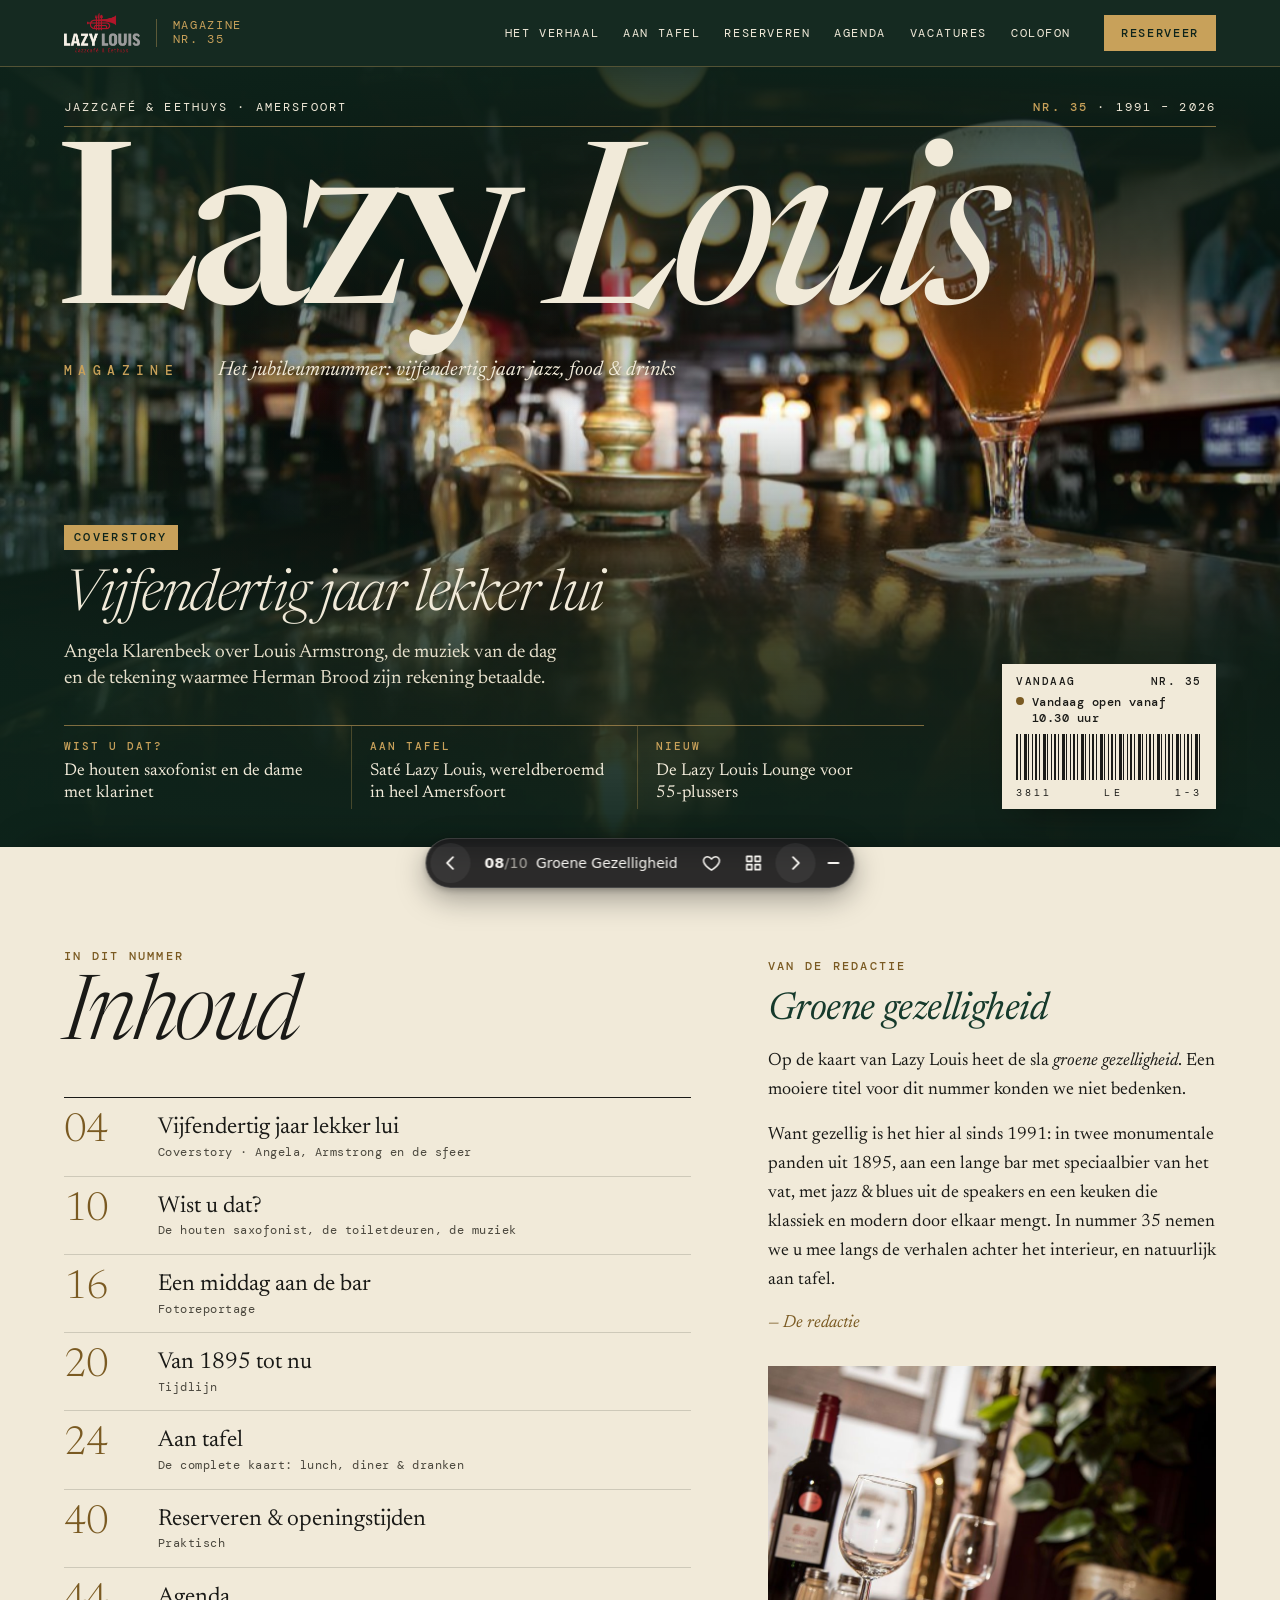
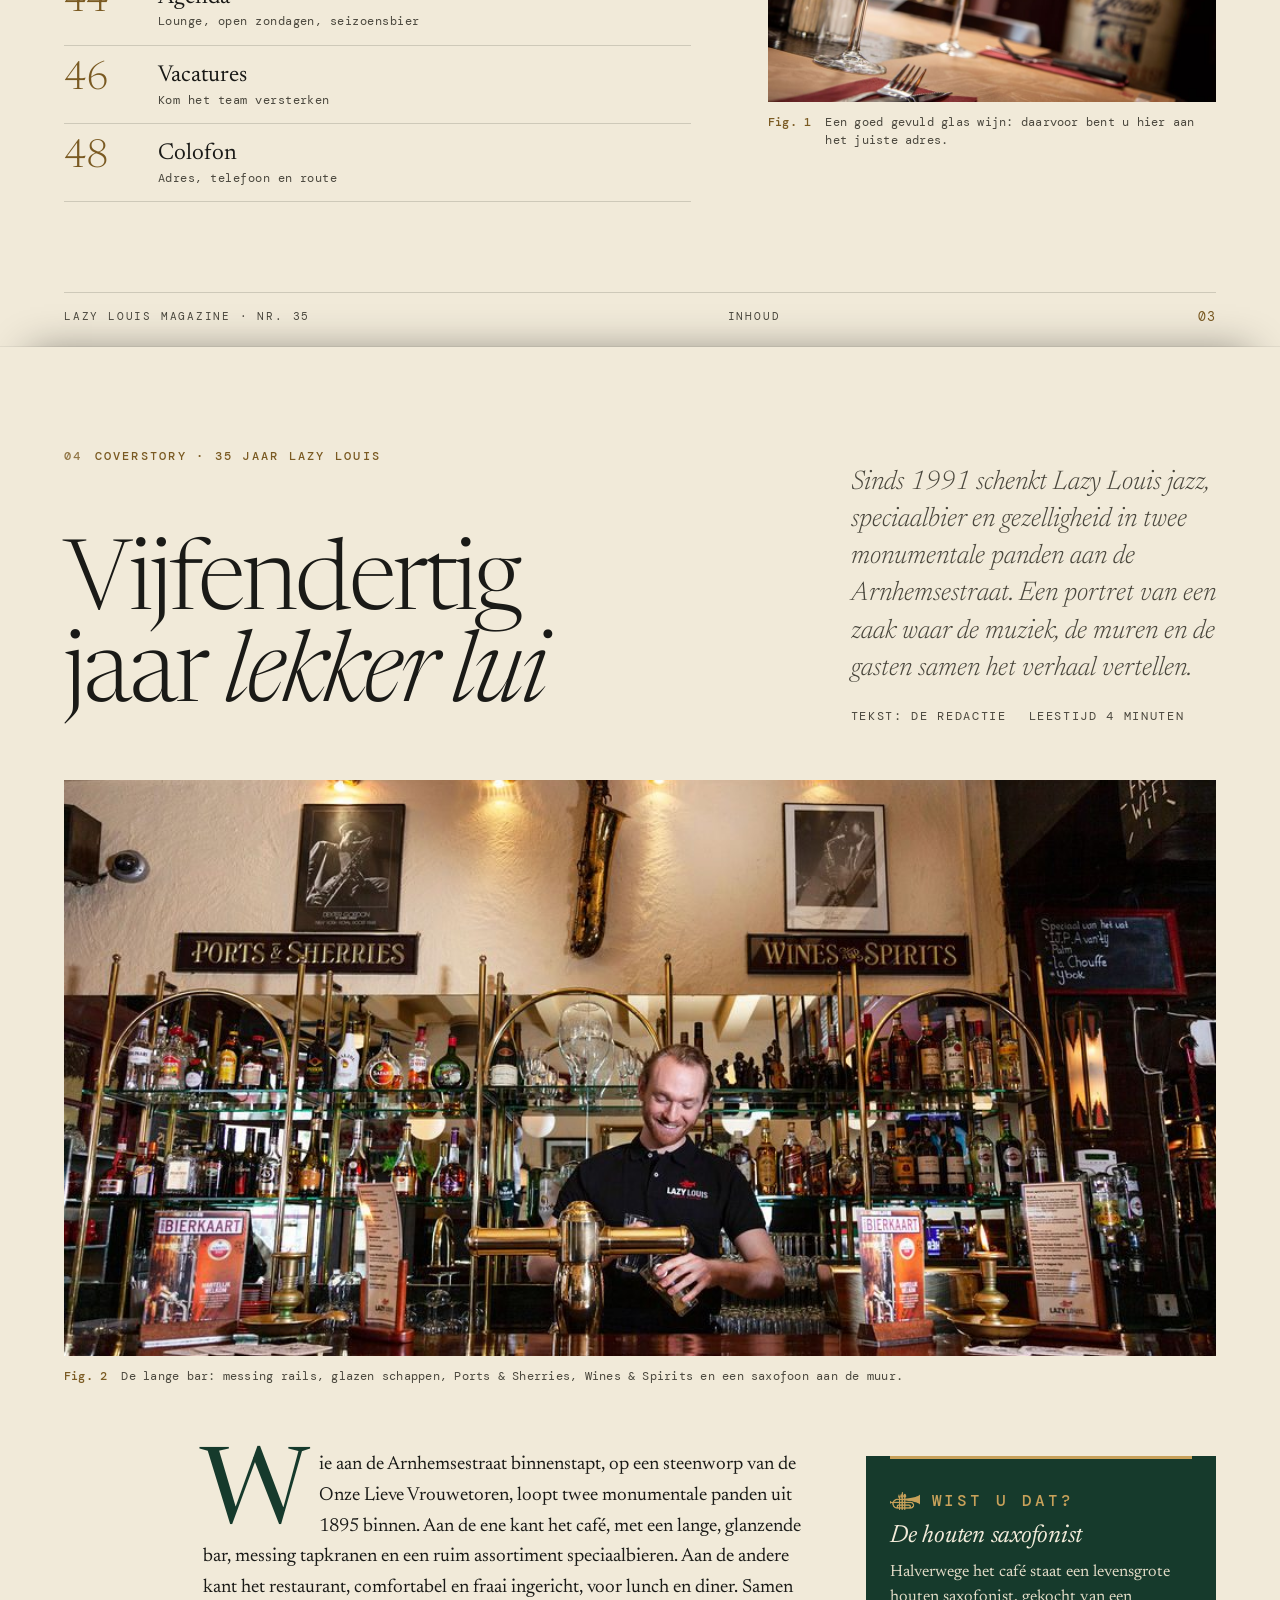
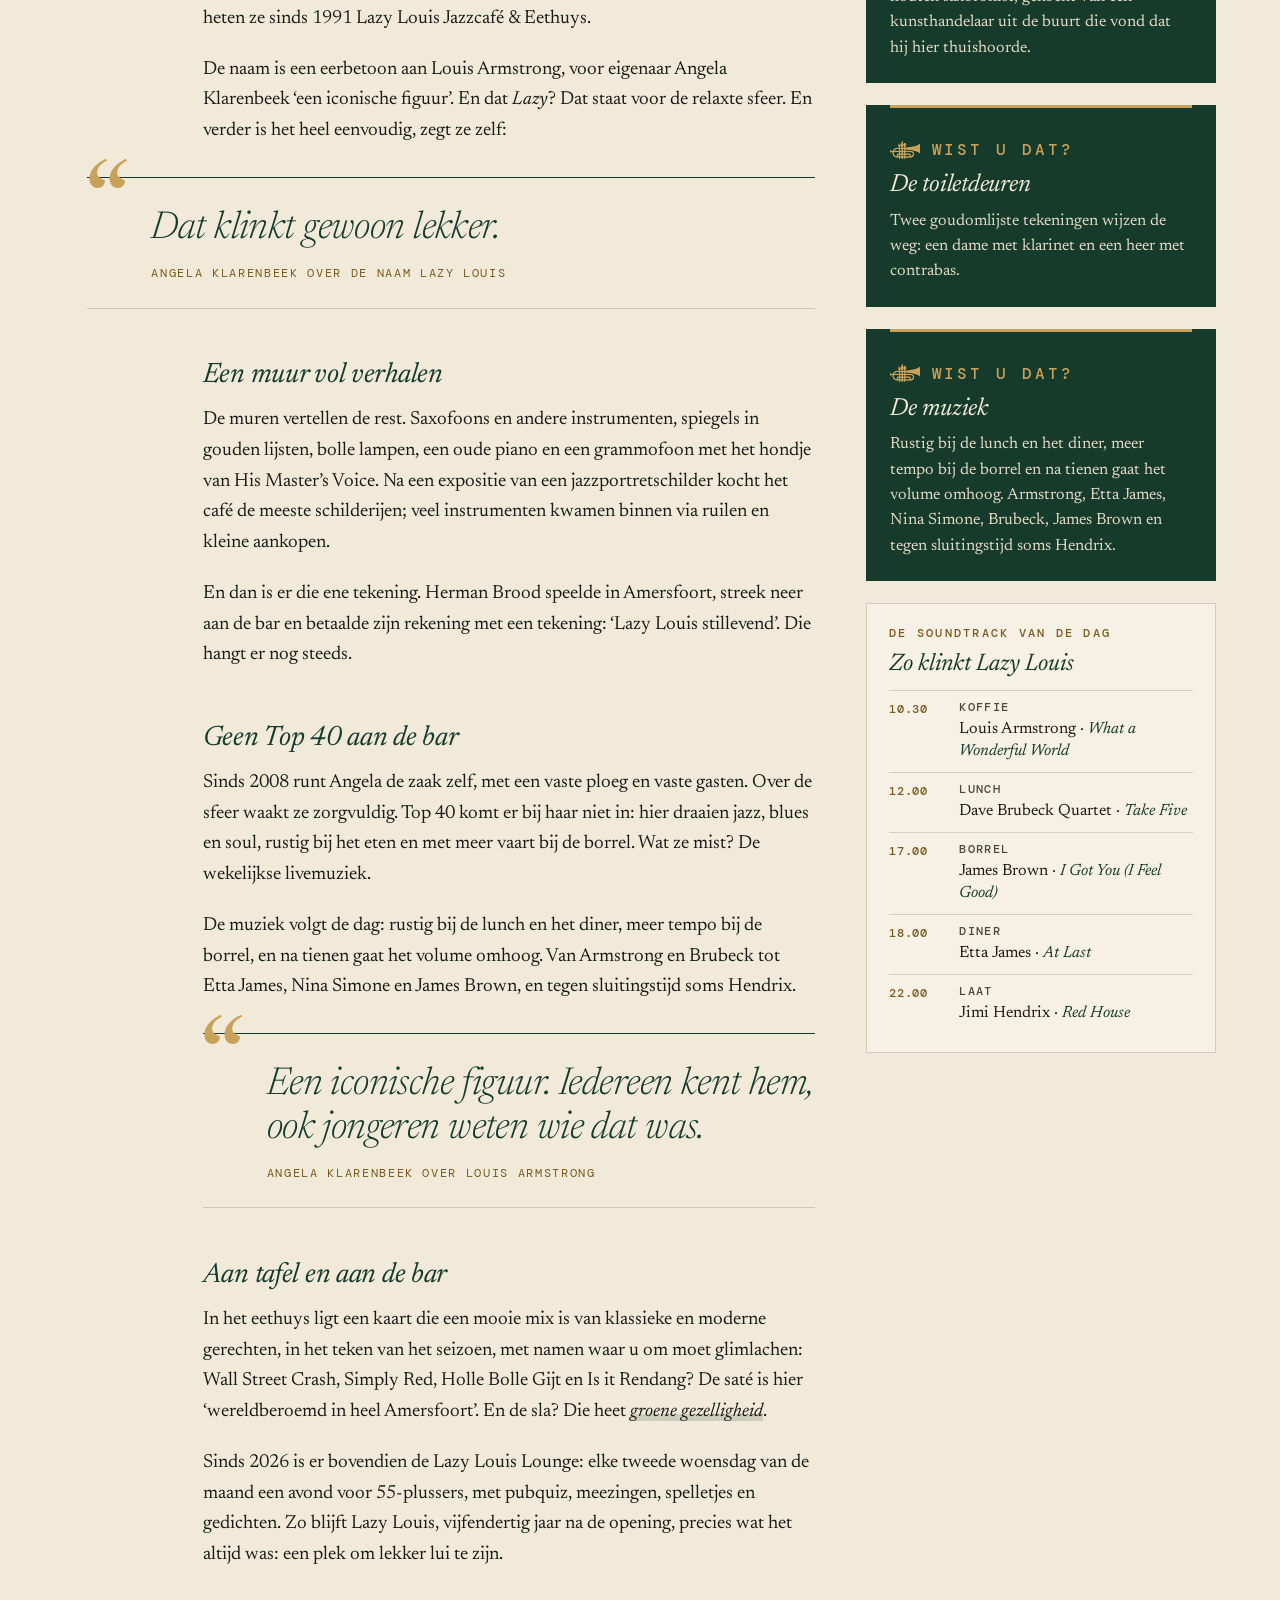
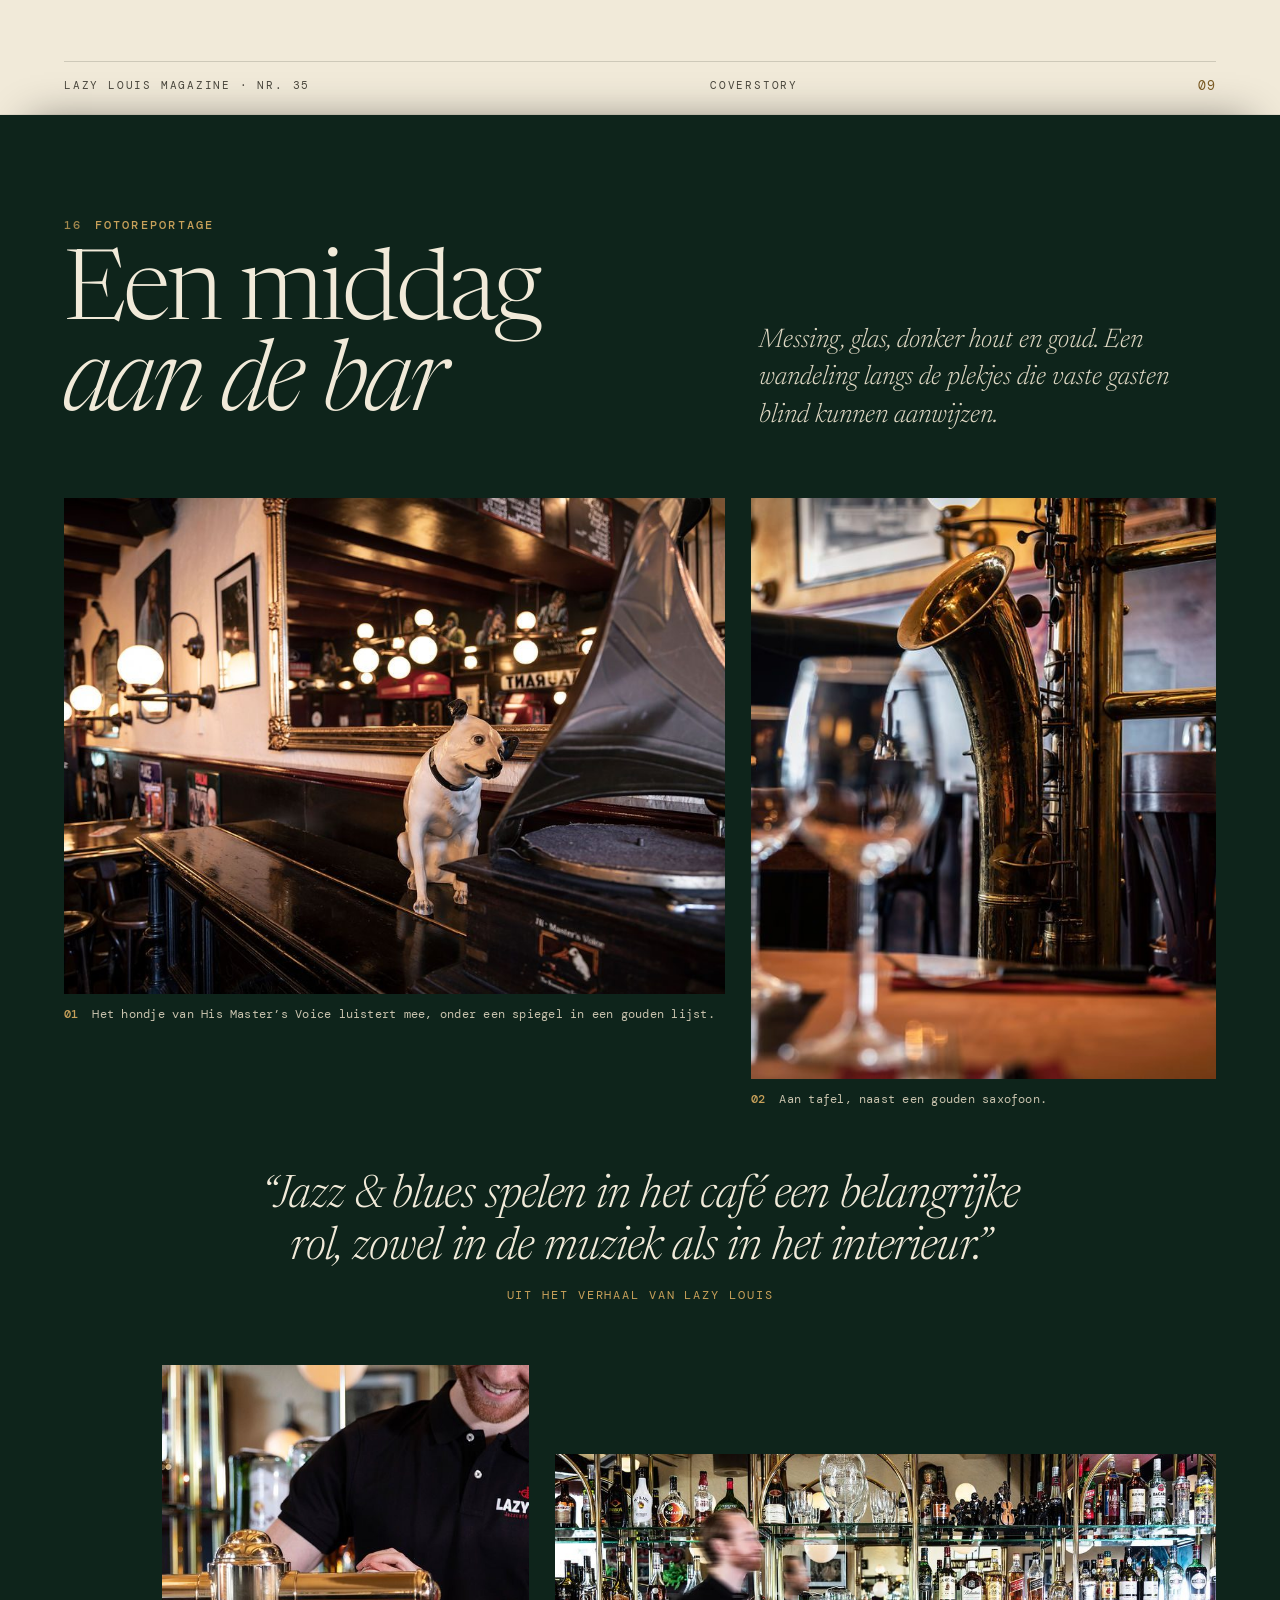
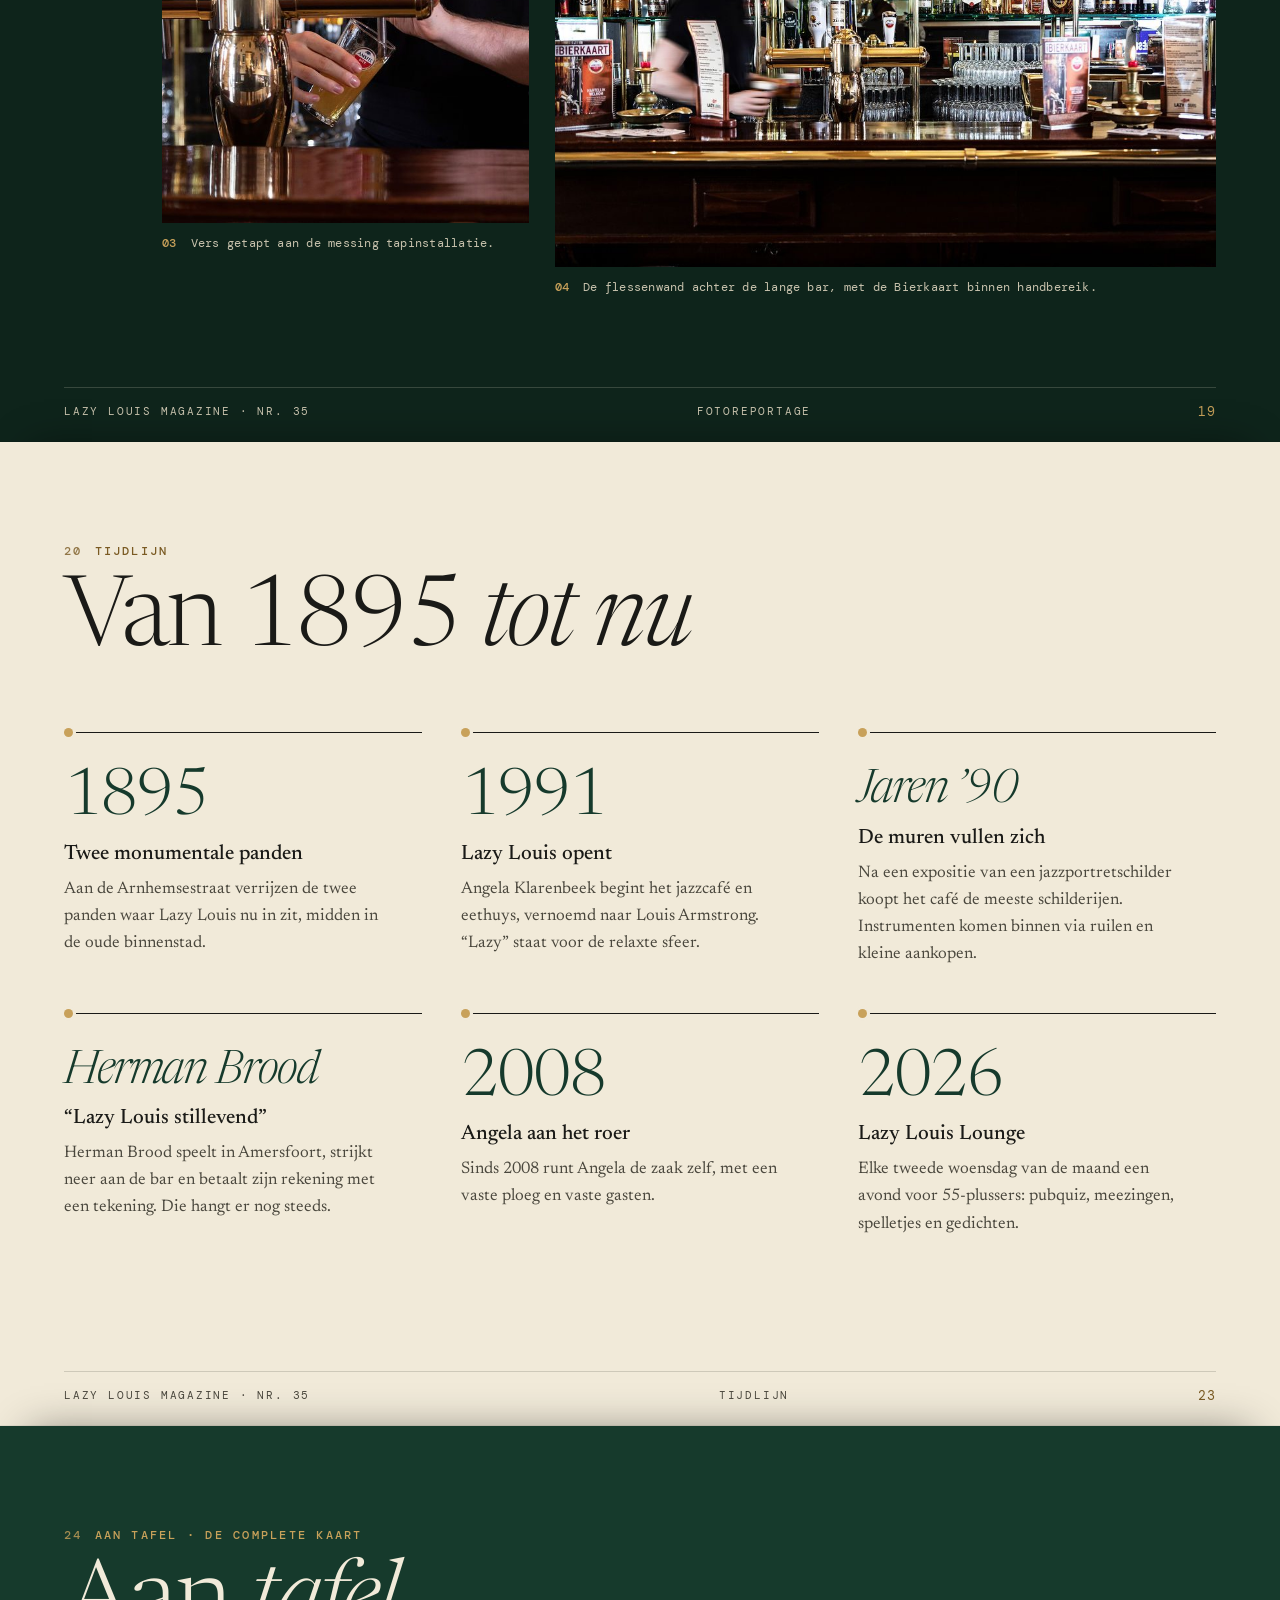
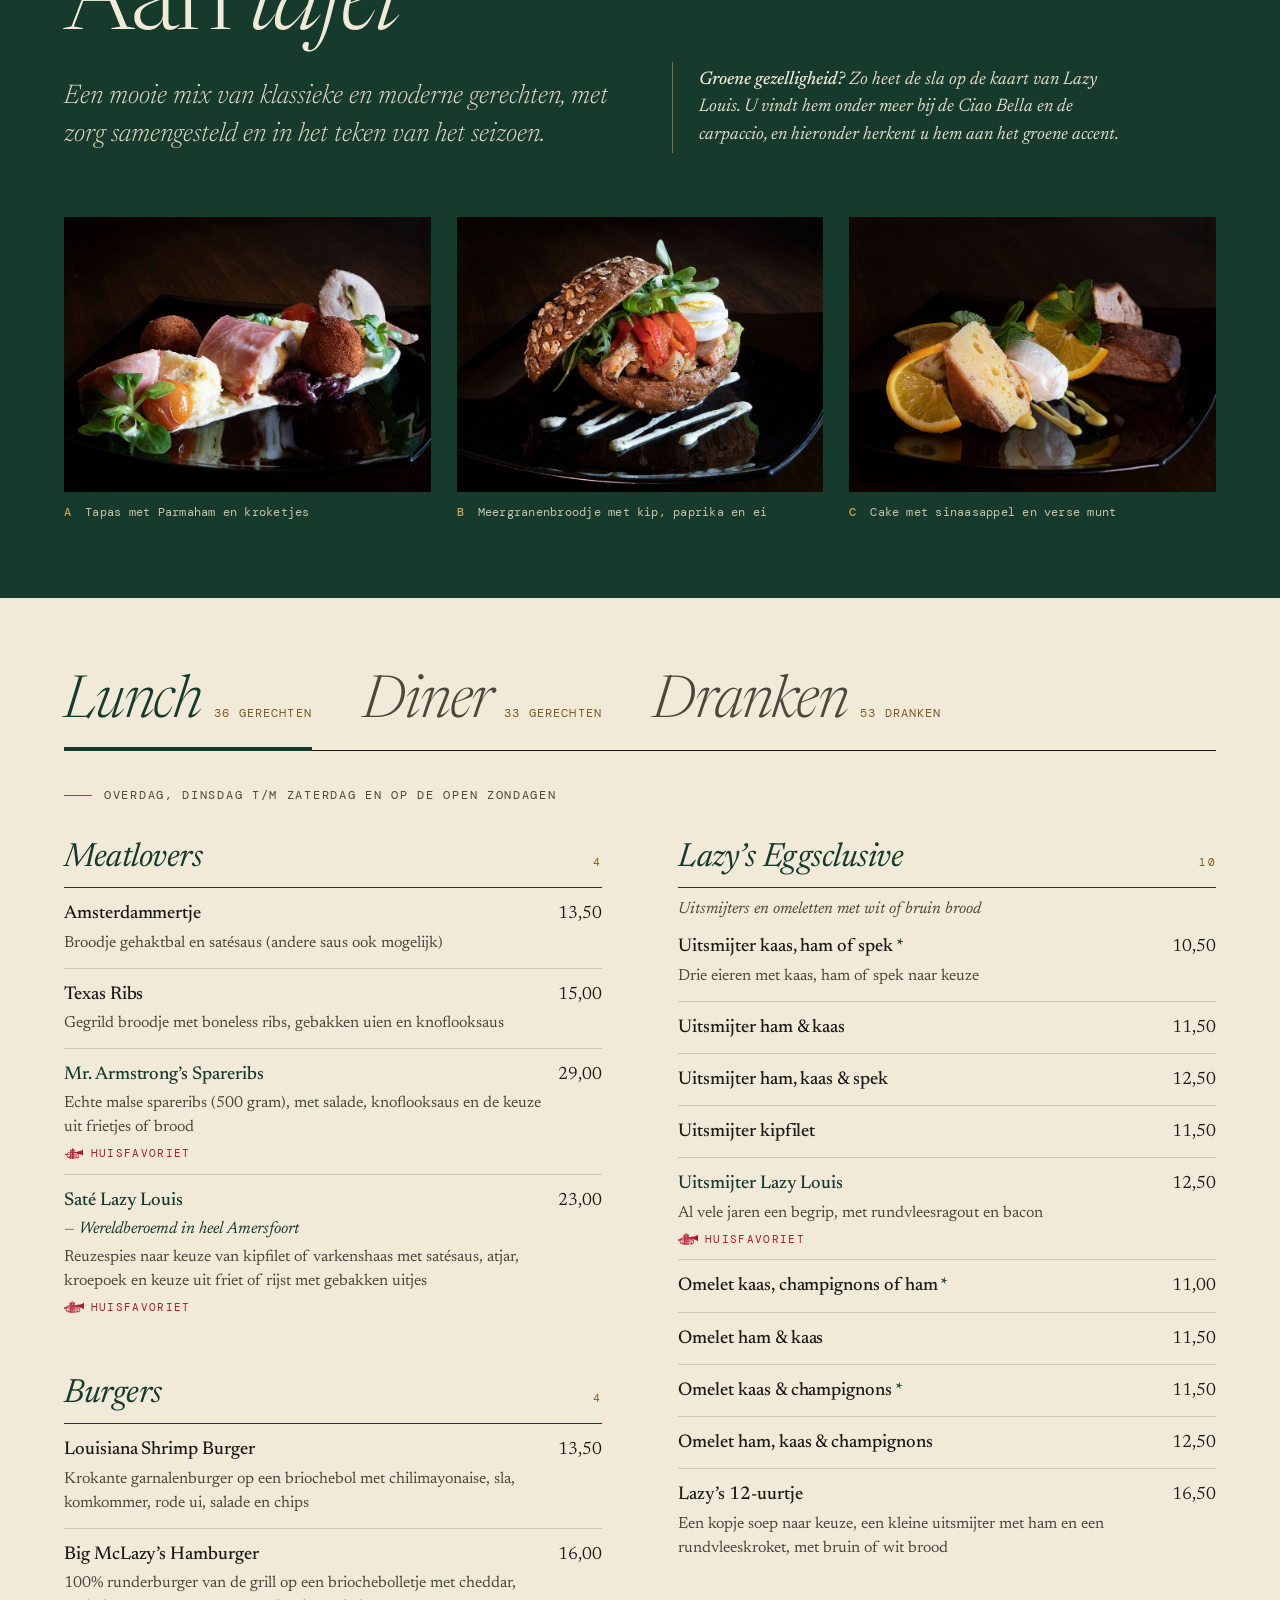
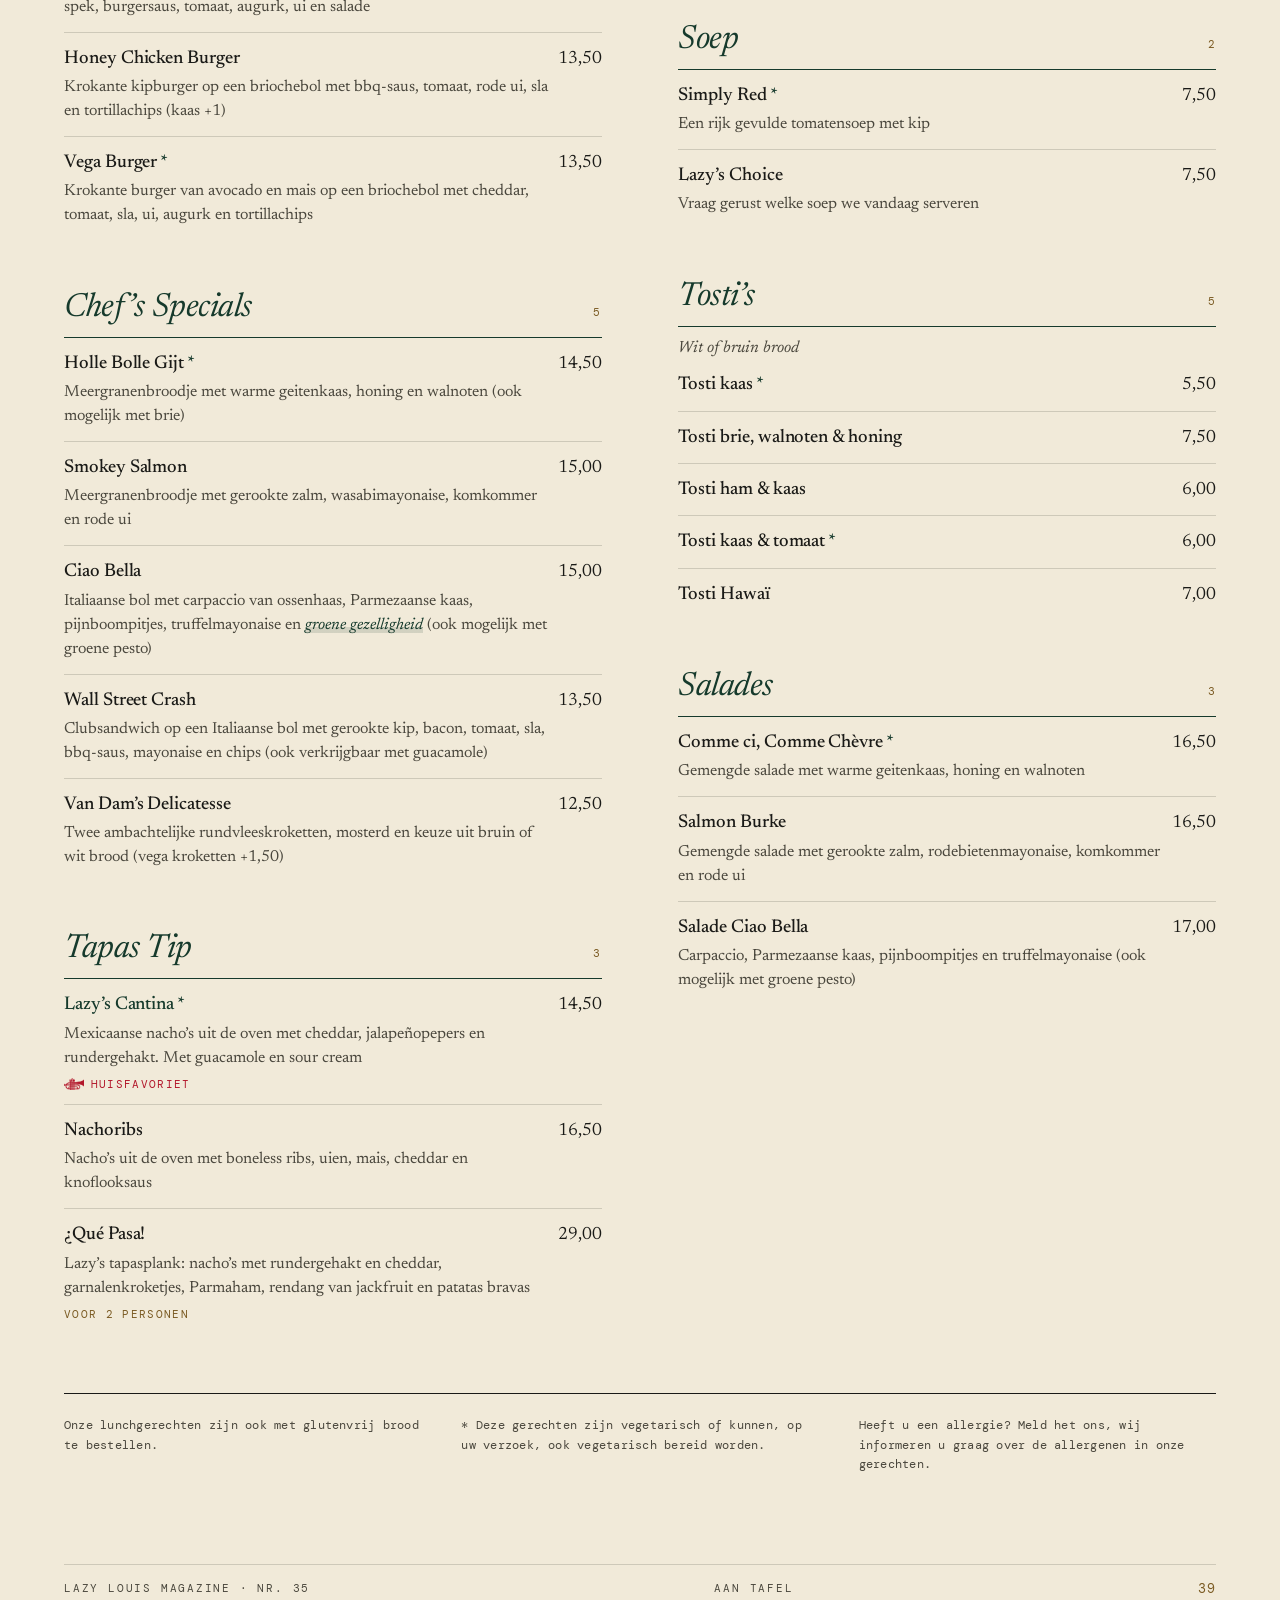
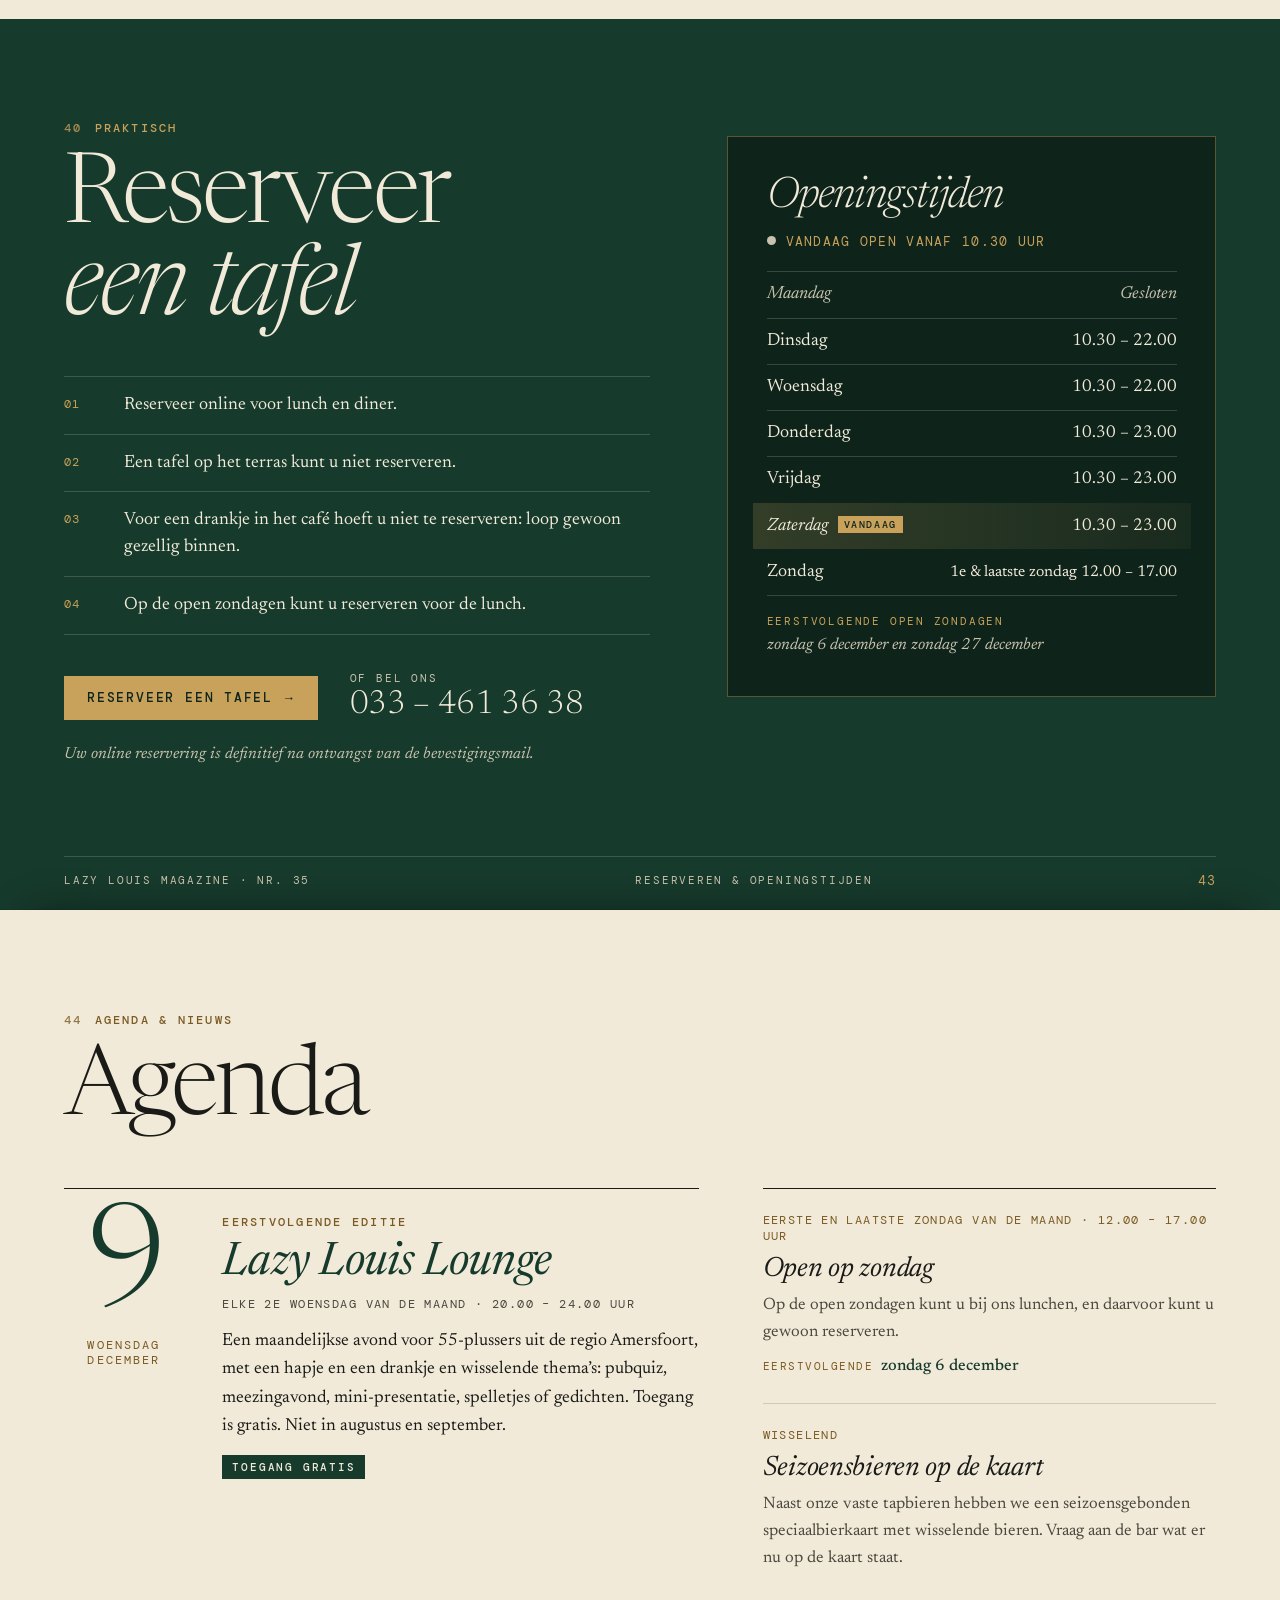
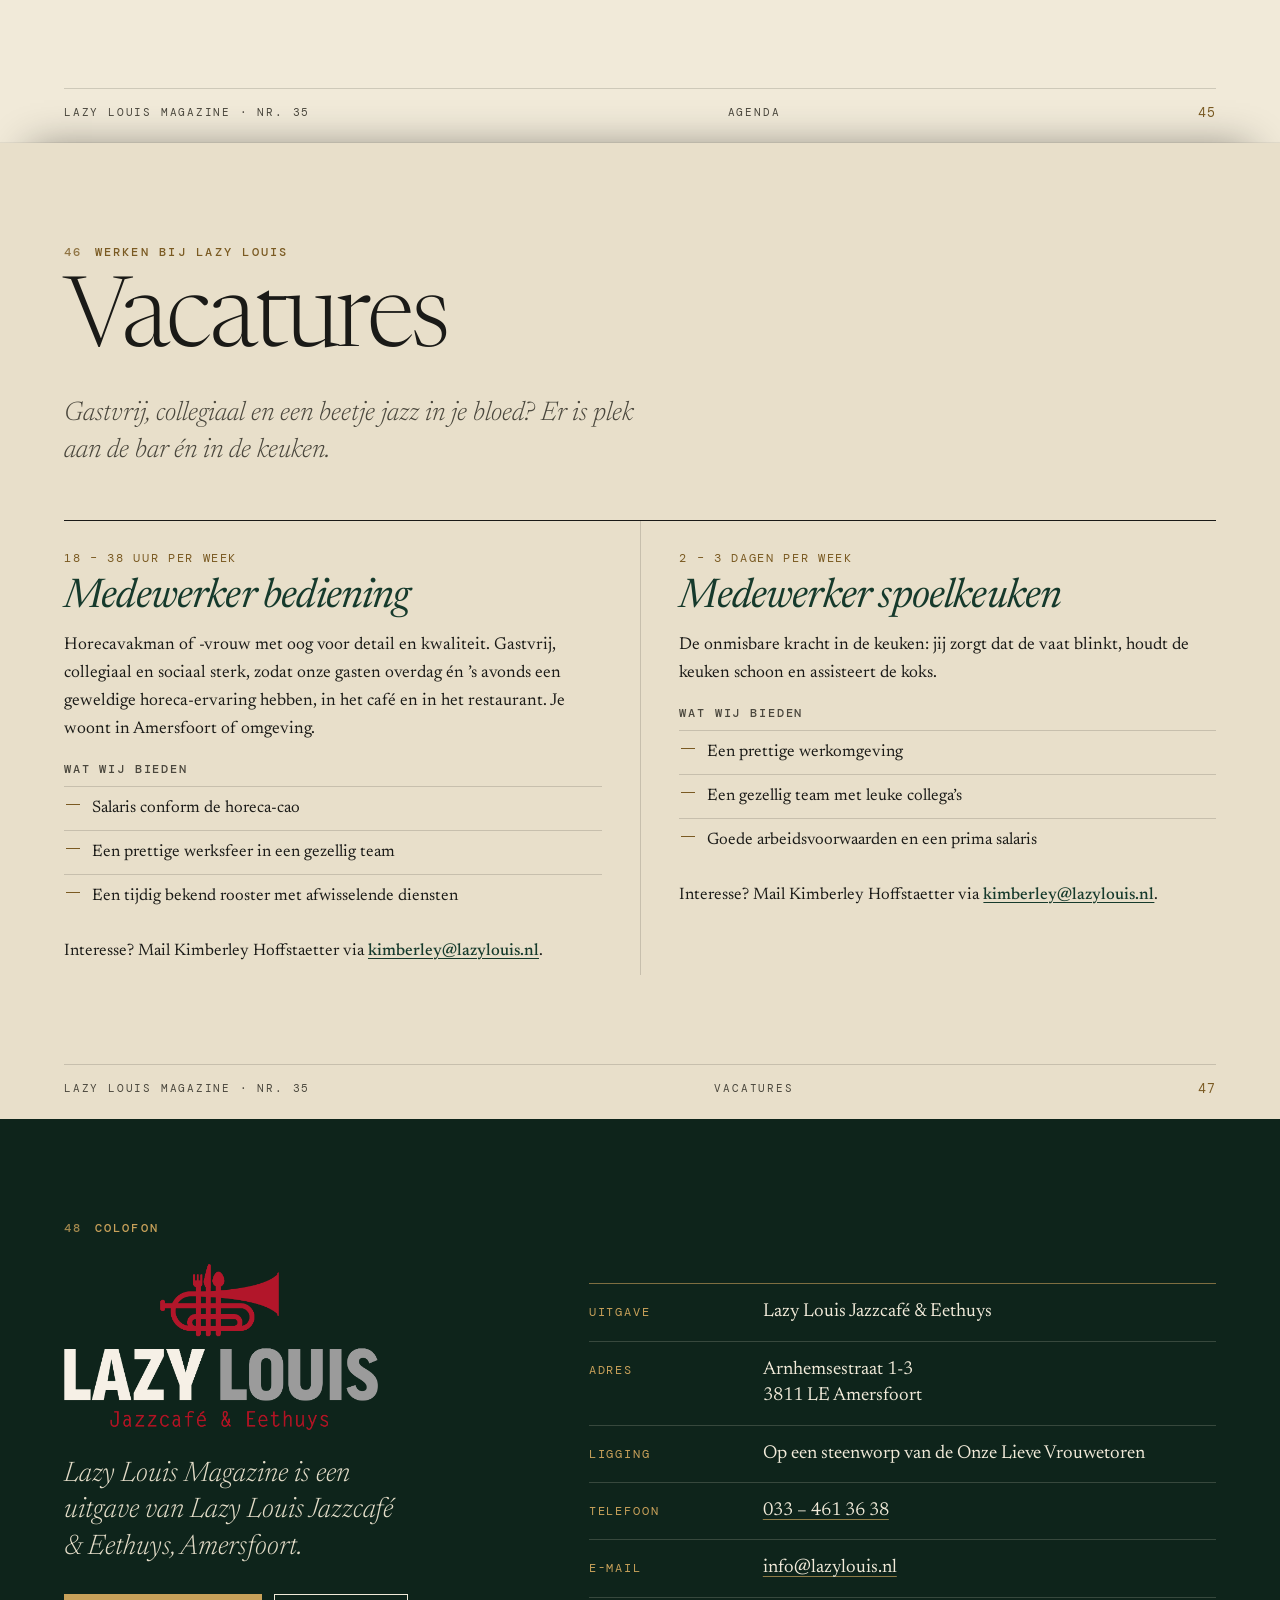
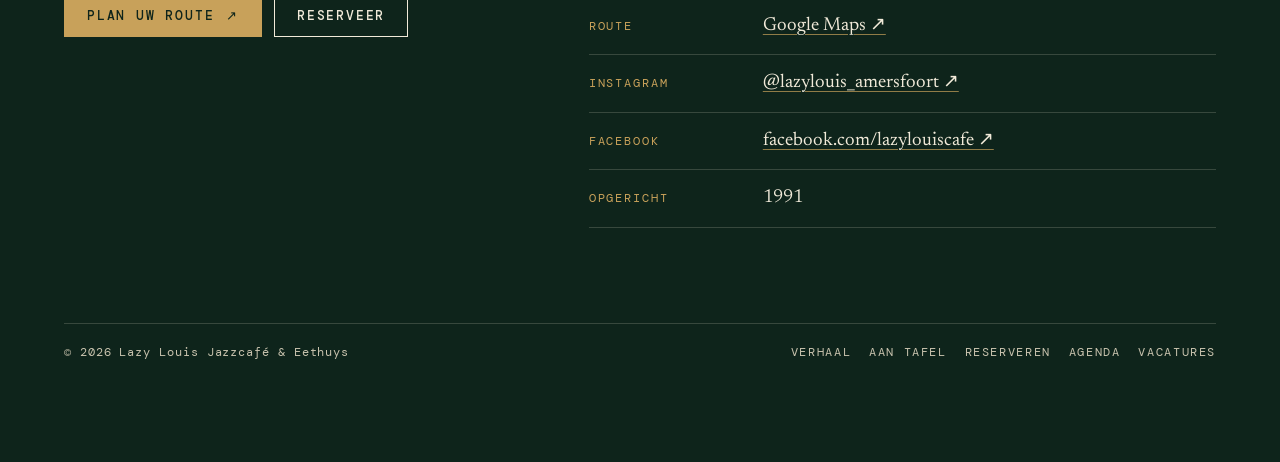
<file: 08-groene-gezelligheid.html>
<!doctype html>
<html lang="nl">
<head>
<meta charset="utf-8">
<meta name="viewport" content="width=device-width, initial-scale=1">
<title>Lazy Louis · Groene Gezelligheid</title>
<meta name="description" content="Lazy Louis Magazine nr. 35: vijfendertig jaar Lazy Louis Jazzcafé &amp; Eethuys in Amersfoort. Het verhaal, de kaart, de openingstijden en reserveren.">
<meta name="theme-color" content="#0e241b">
<link rel="icon" href="assets/brand/trumpet.png">
<link rel="preconnect" href="https://fonts.googleapis.com">
<link rel="preconnect" href="https://fonts.gstatic.com" crossorigin>
<link rel="stylesheet" href="https://fonts.googleapis.com/css2?family=DM+Mono:wght@400;500&family=Newsreader:ital,opsz,wght@0,6..72,300..700;1,6..72,300..600&display=swap">
<link rel="stylesheet" href="book/book.css">
<style>
/* ==========================================================================
   08 · GROENE GEZELLIGHEID — Lazy Louis Magazine, nr. 35
   ========================================================================== */
:root {
  color-scheme: light;
  --green: #163a2c;
  --deep: #0e241b;
  --brass: #c8a15a;
  --brass-ink: #7a5a22;
  --paper: #f1ead9;
  --paper-2: #e8dfca;
  --ink: #1a1a17;
  --ink-2: #4a473d;
  --on-green: #f1ead9;
  --on-green-2: #c9c3ae;
  --rule-paper: rgba(26, 26, 23, .16);
  --rule-green: rgba(241, 234, 217, .18);
  --red: #b2162a;
  --serif: "Newsreader", "Iowan Old Style", "Charter", "Georgia", serif;
  --mono: "DM Mono", "IBM Plex Mono", ui-monospace, "SFMono-Regular", Menlo, Consolas, monospace;
  --max: 1280px;
  --pad: clamp(20px, 5vw, 72px);
}
*, *::before, *::after { box-sizing: border-box; }
html { background: var(--deep); scroll-behavior: smooth; scroll-padding-top: 66px; -webkit-text-size-adjust: 100%; }
body { margin: 0; background: var(--paper); color: var(--ink); font: 400 1.1875rem/1.62 var(--serif); font-optical-sizing: auto; text-rendering: optimizeLegibility; -webkit-font-smoothing: antialiased; font-kerning: normal; }
html:has(dialog[open]) { overflow: hidden; }
img { display: block; max-width: 100%; height: auto; }
a { color: inherit; text-decoration-thickness: 1px; text-underline-offset: .2em; }
p, h1, h2, h3, h4, figure, blockquote { margin: 0; }
h1, h2, h3, h4 { font-weight: 400; }
ul, ol { margin: 0; padding: 0; list-style: none; }
button { font: inherit; color: inherit; }
.sr { position: absolute !important; width: 1px; height: 1px; overflow: hidden; clip: rect(0 0 0 0); clip-path: inset(50%); white-space: nowrap; }
:focus-visible { outline: 2px solid var(--green); outline-offset: 3px; }
.dark :focus-visible { outline-color: var(--brass); }
.skip { position: absolute; left: 12px; top: -80px; z-index: 100; background: var(--brass); color: var(--deep); padding: 10px 16px; font: 500 .8rem/1 var(--mono); text-transform: uppercase; letter-spacing: .12em; text-decoration: none; }
.skip:focus { top: 12px; }
.wrap { max-width: calc(var(--max) + 2 * var(--pad)); margin: 0 auto; padding: 0 var(--pad); }
.dark { background: var(--green); color: var(--on-green); }
.deep { background: var(--deep); color: var(--on-green); }

.kicker { font: 500 .78rem/1.2 var(--mono); text-transform: uppercase; letter-spacing: .18em; color: var(--brass-ink); display: flex; align-items: center; gap: 12px; }
.dark .kicker, .deep .kicker { color: var(--brass); }
.kicker .no { color: inherit; opacity: .8; }
.mono { font-family: var(--mono); }
.trumpet { display: inline-block; width: 1.6em; height: 1em; background: currentColor; -webkit-mask: url(assets/brand/trumpet.png) center / contain no-repeat; mask: url(assets/brand/trumpet.png) center / contain no-repeat; flex: 0 0 auto; }

.btn { display: inline-flex; align-items: center; gap: 12px; padding: 15px 22px 14px; border: 1px solid transparent; border-radius: 0; font: 500 .8rem/1 var(--mono); text-transform: uppercase; letter-spacing: .14em; text-decoration: none; cursor: pointer; transition: background-color .2s ease, color .2s ease, border-color .2s ease; }
.btn .arr { transition: transform .2s ease; }
.btn:hover .arr { transform: translateX(3px); }
.btn-brass { background: var(--brass); color: var(--deep); }
.btn-brass:hover { background: #d9b46e; }
.btn-line { border-color: currentColor; background: transparent; }
.btn-line:hover { background: rgba(200, 161, 90, .14); }
.btn-green { background: var(--green); color: var(--paper); }
.btn-green:hover { background: var(--deep); }

/* ==========================================================================
   Header
   ========================================================================== */
.top { position: sticky; top: 0; z-index: 60; background: rgba(14, 36, 27, .97); color: var(--on-green); border-bottom: 1px solid rgba(200, 161, 90, .35); }
.top-in { display: flex; align-items: center; gap: 22px; min-height: 66px; }
.brand { display: flex; align-items: center; gap: 16px; text-decoration: none; flex: 0 0 auto; }
.brand img { height: 40px; width: auto; }
.brand .issue { font: 400 .72rem/1.25 var(--mono); text-transform: uppercase; letter-spacing: .14em; color: var(--brass); padding-left: 16px; border-left: 1px solid rgba(200, 161, 90, .4); }
.nav { margin-left: auto; }
.nav ul { display: flex; gap: 2px; }
.nav a { display: block; padding: 10px 11px; font: 400 .76rem/1 var(--mono); text-transform: uppercase; letter-spacing: .13em; text-decoration: none; color: var(--on-green); }
.nav a:hover { color: var(--brass); }
.nav .pg { display: none; }
.top .btn { padding: 12px 16px 11px; font-size: .74rem; }
.menu-toggle { display: none; margin-left: auto; align-items: center; gap: 10px; padding: 10px 12px; background: transparent; border: 1px solid rgba(200, 161, 90, .55); color: var(--on-green); font: 500 .74rem/1 var(--mono); text-transform: uppercase; letter-spacing: .14em; cursor: pointer; }
.menu-toggle .bars { position: relative; width: 18px; height: 10px; }
.menu-toggle .bars::before, .menu-toggle .bars::after { content: ""; position: absolute; left: 0; right: 0; height: 1.5px; background: var(--brass); transition: transform .2s ease, top .2s ease; }
.menu-toggle .bars::before { top: 1px; }
.menu-toggle .bars::after { top: 8px; }
.menu-toggle[aria-expanded="true"] .bars::before { top: 4.5px; transform: rotate(45deg); }
.menu-toggle[aria-expanded="true"] .bars::after { top: 4.5px; transform: rotate(-45deg); }
@media (max-width: 1120px) {
  .menu-toggle { display: inline-flex; }
  .top-in { flex-wrap: wrap; }
  .top .btn { display: none; }
  .nav { display: none; order: 5; flex: 1 0 100%; margin: 0 calc(-1 * var(--pad)); background: var(--paper); color: var(--ink); border-top: 1px solid var(--brass); max-height: calc(100dvh - 66px); overflow: auto; }
  .top.is-open .nav { display: block; }
  .nav ul { display: block; padding: 10px var(--pad) 26px; }
  .nav li + li { border-top: 1px solid var(--rule-paper); }
  .nav a { display: flex; align-items: baseline; justify-content: space-between; gap: 16px; padding: 14px 0 12px; color: var(--ink); font: italic 400 clamp(1.7rem, 6vw, 2.3rem)/1.05 var(--serif); text-transform: none; letter-spacing: -.01em; }
  .nav a:hover { color: var(--green); }
  .nav .pg { display: inline; font: 400 .78rem/1 var(--mono); font-style: normal; letter-spacing: .1em; color: var(--brass-ink); }
  .nav :focus-visible { outline-color: var(--green); }
}
@media (max-width: 560px) {
  html { scroll-padding-top: 60px; }
  .brand .issue { display: none; }
  .brand img { height: 36px; }
  .top-in { min-height: 60px; }
}

/* ==========================================================================
   COVER
   ========================================================================== */
.cover { position: relative; overflow: hidden; background: var(--deep); color: var(--on-green); isolation: isolate; }
.cover-photo { position: absolute; inset: 0; z-index: -2; overflow: hidden; }
.cover-photo img { width: 100%; height: 100%; object-fit: cover; object-position: 62% 50%; transform-origin: 70% 45%; will-change: transform; animation: cover-in 2.8s cubic-bezier(.16, .84, .3, 1) both; }
@keyframes cover-in { from { transform: scale(1.12); filter: brightness(.82) saturate(.9); } to { transform: scale(1); filter: none; } }
.cover::before { content: ""; position: absolute; inset: 0; z-index: -1; background:
  linear-gradient(180deg, rgba(14, 36, 27, .9) 0%, rgba(14, 36, 27, .55) 24%, rgba(14, 36, 27, 0) 44%),
  linear-gradient(0deg, rgba(14, 36, 27, .96) 0%, rgba(14, 36, 27, .78) 26%, rgba(14, 36, 27, 0) 56%),
  linear-gradient(90deg, rgba(14, 36, 27, .55) 0%, rgba(14, 36, 27, 0) 46%); }
.cover-in { position: relative; display: flex; flex-direction: column; min-height: clamp(600px, calc(100svh - 120px), 860px); padding-top: clamp(22px, 2.6vw, 34px); padding-bottom: clamp(26px, 3vw, 40px); }
.mast-row { display: flex; justify-content: space-between; gap: 12px 24px; flex-wrap: wrap; font: 400 .74rem/1.3 var(--mono); text-transform: uppercase; letter-spacing: .18em; color: var(--on-green); padding-bottom: 10px; border-bottom: 1px solid rgba(200, 161, 90, .6); }
.mast-row b { font-weight: 500; color: var(--brass); }
.mast { margin-top: clamp(18px, 2.6vw, 38px); font: 500 clamp(5rem, 17.6vw, 16.4rem)/.8 var(--serif); letter-spacing: -.045em; font-variation-settings: "opsz" 72; color: var(--paper); white-space: nowrap; margin-left: -.04em; }
.mast i { font-style: italic; font-weight: 400; letter-spacing: -.05em; }
.mast-sub { display: flex; justify-content: flex-start; align-items: baseline; flex-wrap: wrap; gap: 6px clamp(20px, 3vw, 40px); margin-top: clamp(10px, 1.4vw, 18px); }
.mast-sub .mag { font: 500 .8rem/1 var(--mono); text-transform: uppercase; letter-spacing: .5em; color: var(--brass); }
.mast-sub .jub { font: italic 400 clamp(1.05rem, 1.6vw, 1.35rem)/1.2 var(--serif); color: var(--on-green); text-shadow: 0 1px 12px rgba(14, 36, 27, .8); }

.cover-body { margin-top: auto; padding-top: clamp(48px, 9vh, 160px); display: grid; grid-template-columns: minmax(0, 1fr) auto; gap: 28px 48px; align-items: end; }
.cl-main { display: block; text-decoration: none; max-width: 660px; }
.cl-main .k { display: inline-block; font: 500 .74rem/1 var(--mono); text-transform: uppercase; letter-spacing: .2em; color: var(--deep); background: var(--brass); padding: 7px 10px 6px; }
.cl-main .h { display: block; margin-top: 16px; font: italic 300 clamp(2.5rem, 4.5vw, 4.2rem)/.98 var(--serif); text-wrap: balance; letter-spacing: -.025em; color: var(--paper); }
.cl-main .s { display: block; margin-top: 14px; font: 400 clamp(1.05rem, 1.5vw, 1.3rem)/1.4 var(--serif); color: #e6dfcb; max-width: 46ch; }
.cl-main:hover .h { text-decoration: underline; text-decoration-thickness: 1px; text-underline-offset: .12em; text-decoration-color: var(--brass); }
.cl-list { display: grid; grid-template-columns: repeat(3, minmax(0, 1fr)); gap: 0; margin-top: clamp(24px, 2.6vw, 32px); max-width: 860px; border-top: 1px solid rgba(200, 161, 90, .6); }
.cl-list li + li { border-left: 1px solid rgba(200, 161, 90, .3); }
.cl-list a { display: block; padding: 14px 18px 4px 0; text-decoration: none; }
.cl-list li + li a { padding-left: 18px; }
.cl-list .k { display: block; font: 500 .7rem/1.2 var(--mono); text-transform: uppercase; letter-spacing: .18em; color: var(--brass); }
.cl-list .t { display: block; margin-top: 6px; font: 400 1.08rem/1.3 var(--serif); color: var(--paper); }
.cl-list a:hover .t { text-decoration: underline; text-underline-offset: .18em; text-decoration-color: var(--brass); }

.barcode { width: 214px; background: var(--paper); color: var(--ink); padding: 12px 14px 10px; display: grid; gap: 8px; box-shadow: 0 18px 40px -18px rgba(0, 0, 0, .6); }
.barcode .bc-top { display: flex; justify-content: space-between; font: 500 .68rem/1 var(--mono); text-transform: uppercase; letter-spacing: .14em; }
.barcode .bars { height: 46px; background: repeating-linear-gradient(90deg, var(--ink) 0 2px, transparent 2px 4px, var(--ink) 4px 5px, transparent 5px 8px, var(--ink) 8px 11px, transparent 11px 12px, var(--ink) 12px 13px, transparent 13px 16px, var(--ink) 16px 17px, transparent 17px 19px); }
.barcode .st { font: 500 .72rem/1.35 var(--mono); letter-spacing: .04em; display: flex; gap: 8px; align-items: baseline; }
.barcode .st::before { content: ""; width: 8px; height: 8px; border-radius: 50%; background: var(--brass-ink); flex: 0 0 auto; transform: translateY(-1px); }
.barcode .st.is-open::before { background: #2f7d4f; box-shadow: 0 0 0 3px rgba(47, 125, 79, .2); }
.barcode .num { display: flex; justify-content: space-between; font: 400 .64rem/1 var(--mono); letter-spacing: .3em; }
@media (max-width: 900px) {
  .cover-body { grid-template-columns: minmax(0, 1fr); }
  .barcode { justify-self: start; }
}
@media (max-width: 640px) {
  .cover-in { min-height: 0; }
  .cover-photo img { object-position: 74% 50%; }
  .cover::before { background:
    linear-gradient(180deg, rgba(14, 36, 27, .9) 0%, rgba(14, 36, 27, .4) 22%, rgba(14, 36, 27, 0) 36%),
    linear-gradient(0deg, rgba(14, 36, 27, 1) 0%, rgba(14, 36, 27, .9) 44%, rgba(14, 36, 27, 0) 66%); }
  .mast { font-size: 21.2vw; }
  .mast-sub .mag { letter-spacing: .36em; }
  .cover-body { padding-top: 220px; }
  .cl-list { grid-template-columns: minmax(0, 1fr); }
  .cl-list li + li { border-left: 0; border-top: 1px solid rgba(200, 161, 90, .3); }
  .cl-list li + li a, .cl-list a { padding: 12px 0 10px; }
}

/* ==========================================================================
   Shared chapter furniture
   ========================================================================== */
.chapter { position: relative; padding: clamp(64px, 8vw, 128px) 0 0; }
.chapter + .chapter, .cover + .chapter { box-shadow: 0 -1px 0 rgba(0, 0, 0, .06), 0 -24px 40px -30px rgba(0, 0, 0, .45); }
.folio { display: flex; justify-content: space-between; align-items: center; gap: 16px; margin-top: clamp(56px, 7vw, 104px); padding: 16px 0 22px; border-top: 1px solid var(--rule-paper); font: 400 .7rem/1.2 var(--mono); text-transform: uppercase; letter-spacing: .16em; color: var(--ink-2); }
.dark .folio, .deep .folio { border-top-color: var(--rule-green); color: var(--on-green-2); }
.folio .pg { font-size: .82rem; color: var(--brass-ink); letter-spacing: .08em; }
.dark .folio .pg, .deep .folio .pg { color: var(--brass); }
.ch-title { margin-top: 18px; font: 300 clamp(3rem, 7.6vw, 7.2rem)/.94 var(--serif); letter-spacing: -.03em; text-wrap: balance; font-variation-settings: "opsz" 72; }
.ch-title i { font-weight: 300; }
.standfirst { margin-top: clamp(18px, 2vw, 28px); max-width: 40ch; text-wrap: pretty; font: italic 300 clamp(1.3rem, 2.1vw, 1.8rem)/1.38 var(--serif); color: var(--ink-2); }
.dark .standfirst, .deep .standfirst { color: #ddd6c2; }
.byline { margin-top: 22px; display: flex; flex-wrap: wrap; gap: 6px 22px; font: 400 .74rem/1.3 var(--mono); text-transform: uppercase; letter-spacing: .14em; color: var(--ink-2); }
.cap { margin-top: 12px; display: flex; gap: 14px; font: 400 .74rem/1.5 var(--mono); letter-spacing: .02em; color: var(--ink-2); }
.cap b { font-weight: 500; color: var(--brass-ink); flex: 0 0 auto; }
.cap span { min-width: 0; overflow-wrap: anywhere; }
.dark .cap, .deep .cap { color: var(--on-green-2); }
.dark .cap b, .deep .cap b { color: var(--brass); }

/* ---------- contents + editorial ---------- */
.contents-grid { display: grid; grid-template-columns: minmax(0, 7fr) minmax(0, 5fr); gap: clamp(40px, 6vw, 112px); align-items: start; }
.toc h2 { margin-top: 14px; font: italic 300 clamp(3.4rem, 7vw, 6.4rem)/.9 var(--serif); letter-spacing: -.03em; }
.toc ol { margin-top: clamp(24px, 3vw, 40px); border-top: 1px solid var(--ink); }
.toc a { display: grid; grid-template-columns: 74px minmax(0, 1fr); gap: 2px 20px; padding: 16px 0 15px; border-bottom: 1px solid var(--rule-paper); text-decoration: none; transition: background-color .2s ease, padding .2s ease; }
.toc .pg { grid-row: span 2; font: 300 2.5rem/.9 var(--serif); font-variant-numeric: lining-nums tabular-nums; color: var(--brass-ink); letter-spacing: -.02em; }
.toc .t { font: 400 clamp(1.25rem, 1.8vw, 1.5rem)/1.2 var(--serif); }
.toc .d { font: 400 .74rem/1.4 var(--mono); letter-spacing: .04em; color: var(--ink-2); }
.toc a:hover { background: var(--paper-2); padding-left: 10px; }
.toc a:hover .t { color: var(--green); }
.editorial { padding-top: 10px; }
.editorial .h { margin-top: 16px; font: italic 400 clamp(2rem, 3vw, 2.6rem)/1.05 var(--serif); letter-spacing: -.015em; color: var(--green); }
.editorial p.t { margin-top: 16px; font-size: 1.12rem; }
.editorial p.t + p.t { margin-top: .9em; }
.editorial .sig { margin-top: 18px; font: italic 400 1.1rem/1.2 var(--serif); color: var(--brass-ink); }
.editorial figure { margin-top: 32px; }
.editorial img { width: 100%; aspect-ratio: 4 / 3; object-fit: cover; }
@media (max-width: 900px) { .contents-grid { grid-template-columns: minmax(0, 1fr); } .editorial figure { max-width: 560px; } }

/* ---------- coverstory ---------- */
.story-head { display: grid; grid-template-columns: minmax(0, 8fr) minmax(0, 4fr); gap: 24px 56px; align-items: end; }
.story-head .ch-title { max-width: 11ch; }
.lead-photo { margin-top: clamp(36px, 4.4vw, 64px); }
.lead-photo img { width: 100%; aspect-ratio: 16 / 8; object-fit: cover; object-position: 50% 44%; }
.article { display: grid; grid-template-columns: minmax(0, 1fr) minmax(0, 7fr) minmax(0, 4fr); gap: 0 clamp(28px, 4vw, 72px); margin-top: clamp(44px, 5vw, 76px); }
.article-body { grid-column: 2; max-width: 64ch; }
.article-body p { hyphens: manual; text-wrap: pretty; }
.llbook-spacer { background: var(--deep); }
.article-body p + p { margin-top: 1.05em; }
.article-body .first::first-letter { float: left; font: 400 5.6em/.74 var(--serif); font-variation-settings: "opsz" 72; color: var(--green); margin: .08em .1em 0 -.02em; }
.article-body h3 { margin: 1.8em 0 .5em; font: italic 400 1.75rem/1.15 var(--serif); color: var(--green); letter-spacing: -.01em; }
.article-body em.gg { font-style: italic; background: linear-gradient(transparent 62%, rgba(22, 58, 44, .16) 62%); }
.pull { margin: 1.6em 0 1.5em; padding: 30px 0 26px; border-top: 1px solid var(--green); border-bottom: 1px solid var(--rule-paper); position: relative; }
.pull::before { content: "“"; position: absolute; top: -.18em; left: -.02em; font: 400 7rem/1 var(--serif); color: var(--brass); }
.pull p { padding-left: 64px; font: italic 300 clamp(1.9rem, 3vw, 2.7rem)/1.14 var(--serif); letter-spacing: -.015em; color: var(--green); }
.pull cite { display: block; margin-top: 14px; padding-left: 64px; font: normal 400 .74rem/1.3 var(--mono); text-transform: uppercase; letter-spacing: .14em; color: var(--brass-ink); }
.pull.wide { margin-left: calc(-1 * clamp(0px, 9vw, 140px)); }

.sidebar { grid-column: 3; display: grid; gap: 22px; align-content: start; padding-top: 6px; }
.wud { background: var(--green); color: var(--on-green); padding: 24px 24px 22px; position: relative; }
.wud::before { content: ""; position: absolute; left: 24px; right: 24px; top: 0; height: 3px; background: var(--brass); }
.wud .kicker { color: var(--brass); }
.wud .kicker .trumpet { width: 1.8em; height: 1.1em; }
.wud h4 { margin-top: 10px; font: italic 400 1.55rem/1.15 var(--serif); letter-spacing: -.01em; }
.wud p { margin-top: 8px; font-size: 1.02rem; line-height: 1.55; color: #e2dbc7; }
.playlist { border: 1px solid var(--rule-paper); padding: 22px 22px 18px; background: #f6f1e4; }
.playlist h4 { margin-top: 10px; font: italic 400 1.5rem/1.15 var(--serif); color: var(--green); }
.playlist ol { margin-top: 12px; }
.playlist li { display: grid; grid-template-columns: 58px minmax(0, 1fr); gap: 2px 12px; padding: 10px 0; border-top: 1px solid var(--rule-paper); }
.playlist .tm { font: 500 .72rem/1.5 var(--mono); letter-spacing: .06em; color: var(--brass-ink); grid-row: span 2; }
.playlist .pt { font: 500 .72rem/1.3 var(--mono); text-transform: uppercase; letter-spacing: .12em; color: var(--ink-2); }
.playlist .tr { font: 400 1.02rem/1.35 var(--serif); }
.playlist .tr i { color: var(--green); }
@media (max-width: 1100px) {
  .article { grid-template-columns: minmax(0, 7fr) minmax(0, 4fr); }
  .article-body { grid-column: 1; }
  .sidebar { grid-column: 2; }
  .pull.wide { margin-left: 0; }
}
@media (max-width: 860px) {
  .story-head { grid-template-columns: minmax(0, 1fr); }
  .article { grid-template-columns: minmax(0, 1fr); }
  .sidebar { grid-column: 1; margin-top: 44px; grid-template-columns: repeat(auto-fit, minmax(240px, 1fr)); }
  .lead-photo img { aspect-ratio: 4 / 3; }
}
@media (max-width: 560px) {
  body { font-size: 1.125rem; }
  .folio span:nth-child(2) { display: none; }
  .pull p, .pull cite { padding-left: 40px; }
  .pull::before { font-size: 5rem; }
}

/* ---------- photo essay ---------- */
.essay-head { display: grid; grid-template-columns: minmax(0, 7fr) minmax(0, 5fr); gap: 20px 56px; align-items: end; }
.essay-grid { margin-top: clamp(40px, 5vw, 72px); display: grid; grid-template-columns: repeat(12, minmax(0, 1fr)); gap: clamp(26px, 3vw, 44px) clamp(16px, 2vw, 28px); }
.essay-grid figure { min-width: 0; }
.essay-grid img { width: 100%; height: auto; object-fit: cover; }
.e1 { grid-column: 1 / span 7; } .e1 img { aspect-ratio: 4 / 3; }
.e2 { grid-column: 8 / span 5; align-self: end; } .e2 img { aspect-ratio: 4 / 5; object-position: 52% 50%; }
.e3 { grid-column: 2 / span 4; } .e3 img { aspect-ratio: 4 / 5; object-position: 60% 50%; }
.e4 { grid-column: 6 / span 7; margin-top: clamp(40px, 7vw, 120px); } .e4 img { aspect-ratio: 16 / 10; }
.e5 { grid-column: 4 / span 6; } .e5 img { aspect-ratio: 16 / 10; object-position: 50% 60%; }
.essay-quote { grid-column: 1 / span 12; text-align: center; padding: clamp(10px, 2vw, 24px) 0; }
.essay-quote p { font: italic 300 clamp(1.8rem, 3.6vw, 3.2rem)/1.12 var(--serif); letter-spacing: -.02em; max-width: 30ch; margin: 0 auto; text-wrap: balance; }
.essay-quote span { display: block; margin-top: 16px; font: 400 .74rem/1 var(--mono); text-transform: uppercase; letter-spacing: .16em; color: var(--brass); }
@media (max-width: 760px) {
  .essay-head { grid-template-columns: minmax(0, 1fr); }
  .essay-grid { grid-template-columns: minmax(0, 1fr); }
  .e1, .e2, .e3, .e4, .e5, .essay-quote { grid-column: 1; margin-top: 0; }
  .e2 img, .e3 img { aspect-ratio: 4 / 3; }
}

/* ---------- timeline ---------- */
.tl-grid { margin-top: clamp(40px, 5vw, 70px); display: grid; grid-template-columns: repeat(3, minmax(0, 1fr)); gap: 0 clamp(24px, 3vw, 48px); }
.tl-grid li { position: relative; padding: 30px 0 44px; border-top: 1px solid var(--ink); }
.tl-grid li::before { content: ""; position: absolute; top: -5px; left: 0; width: 9px; height: 9px; border-radius: 50%; background: var(--brass); box-shadow: 0 0 0 3px var(--paper); }
.tl-grid .yr { font: 300 clamp(3rem, 5vw, 4.6rem)/.9 var(--serif); letter-spacing: -.03em; font-variant-numeric: lining-nums; color: var(--green); font-variation-settings: "opsz" 72; }
.tl-grid .yr.word { font-style: italic; font-size: clamp(2.3rem, 3.6vw, 3.3rem); }
.tl-grid h3 { margin-top: 14px; font: 500 1.3rem/1.2 var(--serif); }
.tl-grid p { margin-top: 8px; font-size: 1.05rem; color: var(--ink-2); max-width: 36ch; }
@media (max-width: 900px) { .tl-grid { grid-template-columns: repeat(2, minmax(0, 1fr)); } }
@media (max-width: 560px) { .tl-grid { grid-template-columns: minmax(0, 1fr); } .tl-grid li { padding-bottom: 30px; } }

/* ==========================================================================
   AAN TAFEL — the menu
   ========================================================================== */
.menu-open { padding-bottom: clamp(48px, 6vw, 84px); }
.menu-open-grid { display: grid; grid-template-columns: minmax(0, 6fr) minmax(0, 6fr); gap: 24px clamp(32px, 5vw, 80px); align-items: end; }
.gg-note { border-left: 1px solid rgba(200, 161, 90, .55); padding: 4px 0 4px 26px; max-width: 46ch; }
.gg-note p { font: italic 400 1.15rem/1.5 var(--serif); color: #e2dbc7; }
.gg-note b { font-weight: 500; color: var(--paper); }
.plates { display: grid; grid-template-columns: repeat(3, minmax(0, 1fr)); gap: clamp(14px, 2vw, 28px); margin-top: clamp(40px, 5vw, 64px); }
.plates img { width: 100%; aspect-ratio: 4 / 3; object-fit: cover; }
.menu-body { background: var(--paper); padding: clamp(48px, 6vw, 88px) 0 0; }
.tabs { display: flex; gap: clamp(18px, 4vw, 56px); border-bottom: 1px solid var(--ink); flex-wrap: wrap; }
.tab { position: relative; background: none; border: 0; padding: 0 0 16px; cursor: pointer; text-align: left; color: var(--ink-2); display: flex; align-items: baseline; gap: 12px; }
.tab .tl { font: italic 300 clamp(2.2rem, 4.6vw, 3.8rem)/1 var(--serif); letter-spacing: -.02em; }
.tab .tc { font: 400 .72rem/1 var(--mono); letter-spacing: .1em; text-transform: uppercase; color: var(--brass-ink); }
.tab::after { content: ""; position: absolute; left: 0; right: 0; bottom: -1px; height: 4px; background: var(--green); transform: scaleX(0); transform-origin: left; transition: transform .35s cubic-bezier(.2, .8, .2, 1); }
.tab:hover { color: var(--ink); }
.tab[aria-selected="true"] { color: var(--green); }
.tab[aria-selected="true"]::after { transform: scaleX(1); }
.tab:focus-visible { outline-offset: 6px; }
.panel { padding-top: clamp(24px, 3vw, 36px); }
.panel:focus-visible { outline-offset: 10px; }
.served { font: 400 .76rem/1.4 var(--mono); text-transform: uppercase; letter-spacing: .14em; color: var(--ink-2); display: flex; gap: 12px; align-items: center; }
.served::before { content: ""; width: 28px; height: 1px; background: var(--brass-ink); }
.secs { margin-top: clamp(26px, 3vw, 44px); columns: 2; column-gap: clamp(40px, 6vw, 104px); }
.secs.is-drinks { columns: 3; column-gap: clamp(32px, 4vw, 64px); }
.msec { break-inside: avoid; padding-bottom: clamp(36px, 4vw, 56px); }
.msec h3 { font: italic 400 clamp(1.9rem, 2.6vw, 2.4rem)/1.05 var(--serif); letter-spacing: -.015em; color: var(--green); display: flex; align-items: baseline; justify-content: space-between; gap: 12px; padding-bottom: 10px; border-bottom: 1px solid var(--green); }
.msec h3 small { font: 400 .68rem/1 var(--mono); font-style: normal; letter-spacing: .12em; text-transform: uppercase; color: var(--brass-ink); }
.msec .intro { margin-top: 10px; font: italic 400 1.02rem/1.4 var(--serif); color: var(--ink-2); }
.dish { padding: 14px 0 13px; border-bottom: 1px solid var(--rule-paper); break-inside: avoid; }
.dish:last-child { border-bottom: 0; }
.d-head { display: flex; align-items: baseline; justify-content: space-between; gap: 18px; }
.d-name { font: 500 1.16rem/1.3 var(--serif); letter-spacing: -.003em; }
.veg { color: var(--green); font-weight: 600; margin-left: .15em; }
.d-price { flex: 0 0 auto; font: 400 1.12rem/1.3 var(--serif); font-variant-numeric: lining-nums tabular-nums; color: var(--ink); }
.d-desc { margin-top: 4px; font-size: 1rem; line-height: 1.5; color: var(--ink-2); max-width: 54ch; }
.d-desc .gg { font-style: italic; color: var(--green); background: linear-gradient(transparent 60%, rgba(22, 58, 44, .14) 60%); }
.d-meta { margin-top: 7px; display: flex; flex-wrap: wrap; gap: 6px 16px; font: 400 .7rem/1.3 var(--mono); text-transform: uppercase; letter-spacing: .12em; color: var(--brass-ink); }
.d-meta .sig { display: inline-flex; align-items: center; gap: 7px; color: var(--red); }
.d-meta .sig .trumpet { width: 1.75em; height: 1.05em; }
.d-tag { margin-top: 5px; font: italic 400 1.04rem/1.35 var(--serif); color: var(--green); }
.d-tag::before { content: "— "; color: var(--brass-ink); }
.d-extras { margin-top: 6px; display: grid; gap: 2px; }
.d-extras li { display: flex; justify-content: space-between; gap: 16px; font: italic 400 .98rem/1.4 var(--serif); color: var(--ink-2); }
.d-extras li span:last-child { font-style: normal; font-variant-numeric: lining-nums tabular-nums; color: var(--ink); }
.dish.is-sig .d-name { color: var(--green); }
.is-drinks .dish { padding: 10px 0 9px; }
.is-drinks .d-name { font-weight: 400; font-size: 1.08rem; }
.is-drinks .d-desc { margin-top: 0; font: 400 .7rem/1.4 var(--mono); text-transform: uppercase; letter-spacing: .12em; color: var(--brass-ink); }
.notes { margin-top: 8px; padding: 22px 0 0; border-top: 1px solid var(--ink); display: grid; grid-template-columns: repeat(auto-fit, minmax(240px, 1fr)); gap: 12px 40px; }
.notes p { font: 400 .76rem/1.6 var(--mono); letter-spacing: .02em; color: var(--ink-2); }
@media (max-width: 1000px) { .secs.is-drinks { columns: 2; } }
@media (max-width: 760px) {
  .menu-open-grid { grid-template-columns: minmax(0, 1fr); }
  .secs, .secs.is-drinks { columns: 1; }
  .plates { gap: 10px; }
}
@media (max-width: 560px) {
  .tabs { gap: 20px; flex-wrap: nowrap; }
  .tab { flex-direction: column; gap: 6px; padding-bottom: 12px; }
  .tab .tl { font-size: 2rem; }
  .tab .tc { font-size: .62rem; }
  .plates { grid-template-columns: repeat(2, minmax(0, 1fr)); }
  .plates figure:first-child { grid-column: 1 / -1; }
  .plates figure:first-child img { aspect-ratio: 16 / 9; }
}

/* ==========================================================================
   RESERVEREN + OPENINGSTIJDEN
   ========================================================================== */
.res-grid { display: grid; grid-template-columns: minmax(0, 6fr) minmax(0, 5fr); gap: clamp(44px, 6vw, 112px); align-items: start; }
.res-lines { margin-top: clamp(26px, 3vw, 40px); counter-reset: r; }
.res-lines li { counter-increment: r; display: grid; grid-template-columns: 46px minmax(0, 1fr); gap: 14px; padding: 15px 0; border-top: 1px solid var(--rule-green); font-size: 1.12rem; line-height: 1.5; }
.res-lines li:last-child { border-bottom: 1px solid var(--rule-green); }
.res-lines li::before { content: counter(r, decimal-leading-zero); font: 400 .78rem/2 var(--mono); letter-spacing: .1em; color: var(--brass); }
.res-actions { display: flex; flex-wrap: wrap; align-items: center; gap: 18px 32px; margin-top: clamp(28px, 3vw, 40px); }
.res-phone { text-decoration: none; display: grid; gap: 4px; }
.res-phone small { font: 400 .7rem/1 var(--mono); text-transform: uppercase; letter-spacing: .16em; color: var(--on-green-2); }
.res-phone span { font: 300 clamp(1.7rem, 2.6vw, 2.2rem)/1 var(--serif); letter-spacing: -.01em; color: var(--paper); font-variant-numeric: lining-nums; }
.res-phone:hover span { color: var(--brass); }
.res-confirm { margin-top: 20px; font: italic 400 1rem/1.5 var(--serif); color: var(--on-green-2); }

.hours { background: var(--deep); padding: clamp(26px, 3vw, 40px); border: 1px solid rgba(200, 161, 90, .4); }
.hours h3 { font: italic 300 clamp(2.2rem, 3.4vw, 3rem)/1 var(--serif); letter-spacing: -.02em; }
.hours .status { margin-top: 14px; display: flex; gap: 10px; align-items: baseline; font: 400 .8rem/1.4 var(--mono); text-transform: uppercase; letter-spacing: .1em; color: var(--brass); }
.hours .status::before { content: ""; width: 9px; height: 9px; border-radius: 50%; background: var(--on-green-2); flex: 0 0 auto; transform: translateY(-1px); }
.hours .status.is-open::before { background: #6fcf97; box-shadow: 0 0 0 4px rgba(111, 207, 151, .18); }
.week { margin-top: 20px; }
.week li { display: grid; grid-template-columns: minmax(0, 1fr) auto; align-items: baseline; gap: 4px 16px; padding: 11px 0; border-top: 1px solid var(--rule-green); }
.week li:last-child { border-bottom: 1px solid var(--rule-green); }
.week .d { font: 400 1.12rem/1.3 var(--serif); display: flex; gap: 10px; align-items: baseline; }
.week .h { font: 400 1.08rem/1.3 var(--serif); font-variant-numeric: lining-nums tabular-nums; text-align: right; }
.week .is-closed .h, .week .is-closed .d { color: var(--on-green-2); font-style: italic; }
.week .is-sunday .h { font-size: .98rem; }
.week .is-today { background: linear-gradient(90deg, rgba(200, 161, 90, .2), rgba(200, 161, 90, .06)); margin: 0 -14px; padding: 11px 14px; border-top-color: transparent; }
.week .is-today + li { border-top-color: transparent; }
.week .is-today .d { font-style: italic; color: var(--paper); }
.week .today { font: 500 .62rem/1 var(--mono); font-style: normal; text-transform: uppercase; letter-spacing: .16em; color: var(--deep); background: var(--brass); padding: 4px 6px 3px; transform: translateY(-2px); }
.sundays { margin-top: 18px; font: italic 400 1.02rem/1.5 var(--serif); color: var(--on-green-2); }
.sundays b { display: block; font: 400 .7rem/1.3 var(--mono); font-style: normal; text-transform: uppercase; letter-spacing: .16em; color: var(--brass); margin-bottom: 4px; }
@media (max-width: 900px) { .res-grid { grid-template-columns: minmax(0, 1fr); } }
@media (max-width: 480px) {
  .week li { grid-template-columns: minmax(0, 1fr); }
  .week .h { text-align: left; color: var(--on-green-2); }
}

/* ==========================================================================
   AGENDA
   ========================================================================== */
.ag-grid { margin-top: clamp(36px, 4vw, 60px); display: grid; grid-template-columns: minmax(0, 7fr) minmax(0, 5fr); gap: clamp(32px, 5vw, 88px); align-items: start; }
.lounge { display: grid; grid-template-columns: auto minmax(0, 1fr); gap: 12px clamp(22px, 3vw, 44px); padding-top: 26px; border-top: 1px solid var(--ink); }
.lounge .date { text-align: center; min-width: 120px; }
.lounge .date .dn { display: block; font: 300 clamp(6rem, 11vw, 9.6rem)/.8 var(--serif); letter-spacing: -.04em; color: var(--green); font-variant-numeric: lining-nums; font-variation-settings: "opsz" 72; }
.lounge .date .dm { display: block; margin-top: 10px; font: 400 .74rem/1.3 var(--mono); text-transform: uppercase; letter-spacing: .18em; color: var(--brass-ink); }
.lounge h3 { font: italic 400 clamp(2.1rem, 3.6vw, 3.2rem)/1 var(--serif); letter-spacing: -.02em; color: var(--green); }
.lounge .when { margin-top: 10px; font: 400 .74rem/1.4 var(--mono); text-transform: uppercase; letter-spacing: .12em; color: var(--ink-2); }
.lounge p.t { margin-top: 14px; font-size: 1.1rem; }
.lounge .free { margin-top: 14px; display: inline-block; font: 500 .7rem/1 var(--mono); text-transform: uppercase; letter-spacing: .16em; color: var(--paper); background: var(--green); padding: 7px 10px 6px; }
.news-side { display: grid; gap: 0; }
.news-side article { padding: 24px 0 26px; border-top: 1px solid var(--ink); }
.news-side article + article { border-top-color: var(--rule-paper); }
.news-side .when { font: 400 .72rem/1.4 var(--mono); text-transform: uppercase; letter-spacing: .12em; color: var(--brass-ink); }
.news-side h3 { margin-top: 8px; font: italic 400 1.75rem/1.1 var(--serif); letter-spacing: -.01em; }
.news-side p.t { margin-top: 8px; font-size: 1.04rem; color: var(--ink-2); }
.news-side .next { margin-top: 10px; font: 500 1.02rem/1.3 var(--serif); color: var(--green); }
.news-side .next span { font: 400 .68rem/1 var(--mono); text-transform: uppercase; letter-spacing: .14em; color: var(--brass-ink); margin-right: 8px; }
@media (max-width: 900px) { .ag-grid { grid-template-columns: minmax(0, 1fr); } }
@media (max-width: 560px) { .lounge { grid-template-columns: minmax(0, 1fr); } .lounge .date { text-align: left; } }

/* ==========================================================================
   VACATURES
   ========================================================================== */
.jobs { margin-top: clamp(36px, 4vw, 60px); display: grid; grid-template-columns: repeat(2, minmax(0, 1fr)); gap: 0; border-top: 1px solid var(--ink); }
.job { padding: 30px clamp(0px, 3vw, 48px) 10px 0; }
.job + .job { border-left: 1px solid var(--rule-paper); padding-left: clamp(24px, 3vw, 48px); padding-right: 0; }
.job .hrs { font: 400 .74rem/1.3 var(--mono); text-transform: uppercase; letter-spacing: .14em; color: var(--brass-ink); }
.job h3 { margin-top: 10px; font: italic 400 clamp(2rem, 3.2vw, 2.8rem)/1.02 var(--serif); letter-spacing: -.02em; color: var(--green); }
.job p.t { margin-top: 14px; font-size: 1.08rem; }
.job h4 { margin-top: 20px; font: 500 .72rem/1 var(--mono); text-transform: uppercase; letter-spacing: .16em; color: var(--ink-2); }
.job ul { margin-top: 10px; }
.job li { padding: 8px 0 8px 28px; border-top: 1px solid var(--rule-paper); position: relative; font-size: 1.04rem; }
.job li::before { content: ""; position: absolute; left: 2px; top: 1.05em; width: 14px; height: 1px; background: var(--brass-ink); }
.job .apply { margin-top: 20px; font-size: 1.04rem; }
.job .apply a { color: var(--green); font-weight: 500; word-break: break-word; }
@media (max-width: 800px) {
  .jobs { grid-template-columns: minmax(0, 1fr); }
  .job, .job + .job { padding: 28px 0 10px; border-left: 0; }
  .job + .job { border-top: 1px solid var(--rule-paper); margin-top: 24px; }
}

/* ==========================================================================
   COLOFON
   ========================================================================== */
.colofon-grid { display: grid; grid-template-columns: minmax(0, 5fr) minmax(0, 7fr); gap: clamp(40px, 6vw, 112px); align-items: start; }
.colofon .logo img { width: min(320px, 70%); height: auto; }
.colofon .ident { margin-top: 26px; font: italic 300 clamp(1.5rem, 2.2vw, 1.9rem)/1.3 var(--serif); color: #e2dbc7; max-width: 22ch; }
.colofon .cta { margin-top: 28px; display: flex; flex-wrap: wrap; gap: 12px; }
.colo { border-top: 1px solid rgba(200, 161, 90, .6); }
.colo div { display: grid; grid-template-columns: 150px minmax(0, 1fr); gap: 6px 24px; padding: 15px 0; border-bottom: 1px solid var(--rule-green); align-items: baseline; }
.colo dt { font: 400 .72rem/1.4 var(--mono); text-transform: uppercase; letter-spacing: .16em; color: var(--brass); }
.colo dd { margin: 0; font: 400 1.18rem/1.4 var(--serif); word-break: break-word; }
.colo a { text-decoration-color: rgba(200, 161, 90, .7); }
.colo a:hover { color: var(--brass); }
.footline { margin-top: clamp(48px, 6vw, 88px); padding: 20px 0 24px; border-top: 1px solid var(--rule-green); display: flex; flex-wrap: wrap; justify-content: space-between; gap: 10px 26px; font: 400 .72rem/1.5 var(--mono); letter-spacing: .08em; color: var(--on-green-2); }
.footline nav { display: flex; flex-wrap: wrap; gap: 6px 18px; }
.footline a { text-decoration: none; text-transform: uppercase; letter-spacing: .14em; }
.footline a:hover { color: var(--brass); }
@media (max-width: 860px) { .colofon-grid { grid-template-columns: minmax(0, 1fr); } }
@media (max-width: 480px) { .colo div { grid-template-columns: minmax(0, 1fr); gap: 2px; } }

/* ==========================================================================
   DIALOG — the reply card
   ========================================================================== */
.dlg { padding: 0; border: 0; background: transparent; width: 100%; max-width: min(620px, calc(100vw - 24px)); max-height: calc(100dvh - 24px); overflow: visible; color: var(--ink); }
.dlg::backdrop { background: rgba(8, 22, 16, .72); backdrop-filter: blur(3px); }
.card { position: relative; background: var(--paper); max-height: calc(100dvh - 32px); overflow: auto; box-shadow: 0 40px 80px -30px rgba(0, 0, 0, .7); }
.card-band { background: var(--green); color: var(--on-green); padding: 14px 64px 13px 28px; display: flex; justify-content: space-between; gap: 12px; font: 400 .7rem/1.3 var(--mono); text-transform: uppercase; letter-spacing: .16em; }
.card-band b { color: var(--brass); font-weight: 500; }
.card-body { padding: 26px clamp(20px, 4vw, 36px) 30px; }
.card h2 { font: italic 300 clamp(2.3rem, 6vw, 3.2rem)/1 var(--serif); letter-spacing: -.02em; color: var(--green); outline: none; }
.card ol { margin-top: 18px; counter-reset: c; }
.card ol li { counter-increment: c; display: grid; grid-template-columns: 34px minmax(0, 1fr); gap: 8px; padding: 11px 0; border-top: 1px solid var(--rule-paper); font-size: 1.06rem; line-height: 1.45; }
.card ol li::before { content: counter(c, decimal-leading-zero); font: 400 .74rem/2 var(--mono); color: var(--brass-ink); }
.card-actions { margin-top: 22px; display: flex; flex-wrap: wrap; align-items: center; gap: 16px 28px; }
.card-phone { font-size: 1rem; color: var(--ink-2); }
.card-phone a { display: block; font: 400 1.5rem/1.2 var(--serif); color: var(--ink); text-decoration: none; font-variant-numeric: lining-nums; }
.card-phone a:hover { color: var(--green); text-decoration: underline; }
.card-confirm { margin-top: 18px; font: italic 400 1rem/1.5 var(--serif); color: var(--ink-2); }
.card-note { margin-top: 16px; padding-top: 14px; border-top: 1px dashed rgba(26, 26, 23, .35); font: 400 .74rem/1.5 var(--mono); letter-spacing: .04em; color: var(--ink-2); }
.dlg-x { position: absolute; top: 4px; right: 6px; width: 44px; height: 44px; display: grid; place-items: center; background: transparent; border: 0; color: var(--paper); cursor: pointer; font: 300 2rem/1 var(--serif); }
.dlg-x:hover { color: var(--brass); }
.dlg-x:focus-visible { outline-color: var(--brass); outline-offset: -4px; }

@media (prefers-reduced-motion: reduce) {
  html { scroll-behavior: auto; }
  *, *::before, *::after { animation: none !important; transition: none !important; }
  .cover-photo img { transform: none !important; }
}
</style>
</head>
<body>
<a class="skip" href="#main">Naar de inhoud</a>

<header class="top dark" id="top-bar" style="background:rgba(14,36,27,.97)">
  <div class="wrap top-in">
    <a class="brand" href="#top" aria-label="Lazy Louis Jazzcafé &amp; Eethuys, naar de cover"><img src="assets/brand/logo-light.png" alt="Lazy Louis Jazzcafé &amp; Eethuys" width="76" height="40"><span class="issue">Magazine<br>Nr. 35</span></a>
    <button class="menu-toggle" type="button" aria-expanded="false" aria-controls="site-nav"><span class="bars" aria-hidden="true"></span>Inhoud</button>
    <nav class="nav" id="site-nav" aria-label="Hoofdmenu">
      <ul>
        <li><a href="#verhaal">Het verhaal <span class="pg" aria-hidden="true">p. 04</span></a></li>
        <li><a href="#menu">Aan tafel <span class="pg" aria-hidden="true">p. 24</span></a></li>
        <li><a href="#reserveren">Reserveren <span class="pg" aria-hidden="true">p. 40</span></a></li>
        <li><a href="#agenda">Agenda <span class="pg" aria-hidden="true">p. 44</span></a></li>
        <li><a href="#vacatures">Vacatures <span class="pg" aria-hidden="true">p. 46</span></a></li>
        <li><a href="#contact">Colofon <span class="pg" aria-hidden="true">p. 48</span></a></li>
      </ul>
    </nav>
    <button class="btn btn-brass" type="button" data-open-res>Reserveer</button>
  </div>
</header>

<main id="main">

<!-- ================= COVER ================= -->
<section class="cover" id="top" aria-labelledby="cover-title">
  <div class="cover-photo"><img id="cover-img" src="assets/img/bar-beer.jpg" alt="Een vers getapt speciaalbier op de glanzende bar, met bolle lampen en een kaars" width="1024" height="683" fetchpriority="high"></div>
  <div class="wrap cover-in">
    <div class="mast-row"><span>Jazzcafé &amp; Eethuys · Amersfoort</span><span><b>Nr. 35</b> · 1991 – 2026</span></div>
    <h1 class="mast" id="cover-title">Lazy <i>Louis</i></h1>
    <div class="mast-sub"><span class="mag">Magazine</span><span class="jub">Het jubileumnummer: vijfendertig jaar jazz, food &amp; drinks</span></div>

    <div class="cover-body">
      <div>
        <a class="cl-main" href="#verhaal">
          <span class="k">Coverstory</span>
          <span class="h">Vijfendertig jaar lekker lui</span>
          <span class="s">Angela Klarenbeek over Louis Armstrong, de muziek van de dag en de tekening waarmee Herman Brood zijn rekening betaalde.</span>
        </a>
        <ul class="cl-list">
          <li><a href="#wist-u-dat"><span class="k">Wist u dat?</span><span class="t">De houten saxofonist en de dame met klarinet</span></a></li>
          <li><a href="#menu"><span class="k">Aan tafel</span><span class="t">Saté Lazy Louis, wereldberoemd in heel Amersfoort</span></a></li>
          <li><a href="#agenda"><span class="k">Nieuw</span><span class="t">De Lazy Louis Lounge voor <span style="white-space:nowrap">55-plussers</span></span></a></li>
        </ul>
      </div>
      <div class="barcode" aria-label="Vandaag bij Lazy Louis">
        <div class="bc-top"><span>Vandaag</span><span>Nr. 35</span></div>
        <p class="st" data-ll="status" aria-live="polite">Nu open</p>
        <div class="bars" aria-hidden="true"></div>
        <div class="num" aria-hidden="true"><span>3811</span><span>LE</span><span>1-3</span></div>
      </div>
    </div>
  </div>
</section>

<!-- ================= INHOUD ================= -->
<section class="chapter" aria-labelledby="inhoud-title" style="background:var(--paper)">
  <div class="wrap">
    <div class="contents-grid">
      <div class="toc">
        <p class="kicker">In dit nummer</p>
        <h2 id="inhoud-title">Inhoud</h2>
        <ol>
          <li><a href="#verhaal"><span class="pg">04</span><span class="t">Vijfendertig jaar lekker lui</span><span class="d">Coverstory · Angela, Armstrong en de sfeer</span></a></li>
          <li><a href="#wist-u-dat"><span class="pg">10</span><span class="t">Wist u dat?</span><span class="d">De houten saxofonist, de toiletdeuren, de muziek</span></a></li>
          <li><a href="#reportage"><span class="pg">16</span><span class="t">Een middag aan de bar</span><span class="d">Fotoreportage</span></a></li>
          <li><a href="#tijdlijn"><span class="pg">20</span><span class="t">Van 1895 tot nu</span><span class="d">Tijdlijn</span></a></li>
          <li><a href="#menu"><span class="pg">24</span><span class="t">Aan tafel</span><span class="d">De complete kaart: lunch, diner &amp; dranken</span></a></li>
          <li><a href="#reserveren"><span class="pg">40</span><span class="t">Reserveren &amp; openingstijden</span><span class="d">Praktisch</span></a></li>
          <li><a href="#agenda"><span class="pg">44</span><span class="t">Agenda</span><span class="d">Lounge, open zondagen, seizoensbier</span></a></li>
          <li><a href="#vacatures"><span class="pg">46</span><span class="t">Vacatures</span><span class="d">Kom het team versterken</span></a></li>
          <li><a href="#contact"><span class="pg">48</span><span class="t">Colofon</span><span class="d">Adres, telefoon en route</span></a></li>
        </ol>
      </div>
      <aside class="editorial" aria-labelledby="ed-title">
        <p class="kicker">Van de redactie</p>
        <h2 class="h" id="ed-title">Groene gezelligheid</h2>
        <p class="t">Op de kaart van Lazy Louis heet de sla <em>groene gezelligheid</em>. Een mooiere titel voor dit nummer konden we niet bedenken.</p>
        <p class="t">Want gezellig is het hier al sinds 1991: in twee monumentale panden uit 1895, aan een lange bar met speciaalbier van het vat, met jazz &amp; blues uit de speakers en een keuken die klassiek en modern door elkaar mengt. In nummer 35 nemen we u mee langs de verhalen achter het interieur, en natuurlijk aan tafel.</p>
        <p class="sig">— De redactie</p>
        <figure>
          <img src="assets/img/table-wine.jpg" alt="Een fles rode wijn en glazen op een gedekte tafel" width="1024" height="683">
          <figcaption class="cap"><b>Fig. 1</b><span>Een goed gevuld glas wijn: daarvoor bent u hier aan het juiste adres.</span></figcaption>
        </figure>
      </aside>
    </div>
    <p class="folio"><span>Lazy Louis Magazine · Nr. 35</span><span>Inhoud</span><span class="pg">03</span></p>
  </div>
</section>

<!-- ================= COVERSTORY ================= -->
<article class="chapter" id="verhaal" aria-labelledby="story-title" style="background:var(--paper)">
  <div class="wrap">
    <p class="kicker"><span class="no">04</span> Coverstory · 35 jaar Lazy Louis</p>
    <div class="story-head">
      <h2 class="ch-title" id="story-title">Vijfendertig jaar <i>lekker lui</i></h2>
      <div>
        <p class="standfirst" style="margin-top:0">Sinds 1991 schenkt Lazy Louis jazz, speciaalbier en gezelligheid in twee monumentale panden aan de Arnhemsestraat. Een portret van een zaak waar de muziek, de muren en de gasten samen het verhaal vertellen.</p>
        <p class="byline"><span>Tekst: de redactie</span><span>Leestijd 4 minuten</span></p>
      </div>
    </div>
    <figure class="lead-photo">
      <img src="assets/img/bar-front.jpg" alt="De lange bar van Lazy Louis met messing tapkranen en een saxofoon aan de muur" width="1024" height="683">
      <figcaption class="cap"><b>Fig. 2</b><span>De lange bar: messing rails, glazen schappen, Ports &amp; Sherries, Wines &amp; Spirits en een saxofoon aan de muur.</span></figcaption>
    </figure>

    <div class="article">
      <div class="article-body">
        <p class="first">Wie aan de Arnhemsestraat binnenstapt, op een steenworp van de Onze Lieve Vrouwetoren, loopt twee monumentale panden uit 1895 binnen. Aan de ene kant het café, met een lange, glanzende bar, messing tapkranen en een ruim assortiment speciaalbieren. Aan de andere kant het restaurant, comfortabel en fraai ingericht, voor lunch en diner. Samen heten ze sinds 1991 Lazy Louis Jazzcafé &amp; Eethuys.</p>
        <p>De naam is een eerbetoon aan Louis Armstrong, voor eigenaar Angela Klarenbeek ‘een iconische figuur’. En dat <i>Lazy</i>? Dat staat voor de relaxte sfeer. En verder is het heel eenvoudig, zegt ze zelf:</p>
        <blockquote class="pull wide"><p id="q-name"></p><cite id="q-name-by"></cite></blockquote>
        <h3>Een muur vol verhalen</h3>
        <p>De muren vertellen de rest. Saxofoons en andere instrumenten, spiegels in gouden lijsten, bolle lampen, een oude piano en een grammofoon met het hondje van His Master’s Voice. Na een expositie van een jazzportretschilder kocht het café de meeste schilderijen; veel instrumenten kwamen binnen via ruilen en kleine aankopen.</p>
        <p>En dan is er die ene tekening. Herman Brood speelde in Amersfoort, streek neer aan de bar en betaalde zijn rekening met een tekening: ‘Lazy Louis stillevend’. Die hangt er nog steeds.</p>
        <h3>Geen Top 40 aan de bar</h3>
        <p>Sinds 2008 runt Angela de zaak zelf, met een vaste ploeg en vaste gasten. Over de sfeer waakt ze zorgvuldig. Top 40 komt er bij haar niet in: hier draaien jazz, blues en soul, rustig bij het eten en met meer vaart bij de borrel. Wat ze mist? De wekelijkse livemuziek.</p>
        <p>De muziek volgt de dag: rustig bij de lunch en het diner, meer tempo bij de borrel, en na tienen gaat het volume omhoog. Van Armstrong en Brubeck tot Etta James, Nina Simone en James Brown, en tegen sluitingstijd soms Hendrix.</p>
        <blockquote class="pull"><p id="q-arm"></p><cite id="q-arm-by"></cite></blockquote>
        <h3>Aan tafel en aan de bar</h3>
        <p>In het eethuys ligt een kaart die een mooie mix is van klassieke en moderne gerechten, in het teken van het seizoen, met namen waar u om moet glimlachen: Wall Street Crash, Simply Red, Holle Bolle Gijt en Is it Rendang? De saté is hier ‘wereldberoemd in heel Amersfoort’. En de sla? Die heet <em class="gg">groene gezelligheid</em>.</p>
        <p>Sinds 2026 is er bovendien de Lazy Louis Lounge: elke tweede woensdag van de maand een avond voor 55-plussers, met pubquiz, meezingen, spelletjes en gedichten. Zo blijft Lazy Louis, vijfendertig jaar na de opening, precies wat het altijd was: een plek om lekker lui te zijn.</p>
      </div>
      <aside class="sidebar" id="wist-u-dat" aria-label="Wist u dat?">
        <div id="wud"></div>
        <div class="playlist">
          <p class="kicker">De soundtrack van de dag</p>
          <h4>Zo klinkt Lazy Louis</h4>
          <ol id="playlist"></ol>
        </div>
      </aside>
    </div>
    <p class="folio"><span>Lazy Louis Magazine · Nr. 35</span><span>Coverstory</span><span class="pg">09</span></p>
  </div>
</article>

<!-- ================= FOTOREPORTAGE ================= -->
<section class="chapter deep" id="reportage" aria-labelledby="essay-title">
  <div class="wrap">
    <p class="kicker"><span class="no">16</span> Fotoreportage</p>
    <div class="essay-head">
      <h2 class="ch-title" id="essay-title">Een middag <i>aan de bar</i></h2>
      <p class="standfirst">Messing, glas, donker hout en goud. Een wandeling langs de plekjes die vaste gasten blind kunnen aanwijzen.</p>
    </div>
    <div class="essay-grid">
      <figure class="e1"><img src="assets/img/bar-gramophone.jpg" alt="Een grammofoon met het hondje van His Master’s Voice op de bar" width="1024" height="683"><figcaption class="cap"><b>01</b><span>Het hondje van His Master’s Voice luistert mee, onder een spiegel in een gouden lijst.</span></figcaption></figure>
      <figure class="e2"><img src="assets/img/table-saxophone.jpg" alt="Gedekte tafel met wijnglazen naast een gouden saxofoon" width="1024" height="683"><figcaption class="cap"><b>02</b><span>Aan tafel, naast een gouden saxofoon.</span></figcaption></figure>
      <div class="essay-quote"><p id="essay-q"></p><span>Uit het verhaal van Lazy Louis</span></div>
      <figure class="e3"><img src="assets/img/bartender-tap.jpg" alt="Een barman tapt een biertje aan de messing tapinstallatie" width="1024" height="683"><figcaption class="cap"><b>03</b><span>Vers getapt aan de messing tapinstallatie.</span></figcaption></figure>
      <figure class="e4"><img src="assets/img/bar-wide.jpg" alt="De bar met flessenwand en spiegels in goud omlijst" width="1024" height="683"><figcaption class="cap"><b>04</b><span>De flessenwand achter de lange bar, met de Bierkaart binnen handbereik.</span></figcaption></figure>
    </div>
    <p class="folio"><span>Lazy Louis Magazine · Nr. 35</span><span>Fotoreportage</span><span class="pg">19</span></p>
  </div>
</section>

<!-- ================= TIJDLIJN ================= -->
<section class="chapter" id="tijdlijn" aria-labelledby="tl-title" style="background:var(--paper)">
  <div class="wrap">
    <p class="kicker"><span class="no">20</span> Tijdlijn</p>
    <h2 class="ch-title" id="tl-title">Van 1895 <i>tot nu</i></h2>
    <ol class="tl-grid" id="timeline"></ol>
    <p class="folio"><span>Lazy Louis Magazine · Nr. 35</span><span>Tijdlijn</span><span class="pg">23</span></p>
  </div>
</section>

<!-- ================= AAN TAFEL ================= -->
<section class="chapter dark menu-open" id="menu" aria-labelledby="menu-title">
  <div class="wrap">
    <p class="kicker"><span class="no">24</span> Aan tafel · de complete kaart</p>
    <div class="menu-open-grid">
      <div>
        <h2 class="ch-title" id="menu-title">Aan <i>tafel</i></h2>
        <p class="standfirst">Een mooie mix van klassieke en moderne gerechten, met zorg samengesteld en in het teken van het seizoen.</p>
      </div>
      <div class="gg-note"><p><b>Groene gezelligheid?</b> Zo heet de sla op de kaart van Lazy Louis. U vindt hem onder meer bij de Ciao Bella en de carpaccio, en hieronder herkent u hem aan het groene accent.</p></div>
    </div>
    <div class="plates">
      <figure><img src="assets/img/food-tapas.jpg" alt="Tapasplank met Parmaham en kroketjes" width="1024" height="683"><figcaption class="cap"><b>A</b><span>Tapas met Parmaham en kroketjes</span></figcaption></figure>
      <figure><img src="assets/img/food-sandwich.jpg" alt="Meergranenbroodje met kip, geroosterde paprika en ei" width="1024" height="683"><figcaption class="cap"><b>B</b><span>Meergranenbroodje met kip, paprika en ei</span></figcaption></figure>
      <figure><img src="assets/img/food-dessert.jpg" alt="Dessertbord met cake, sinaasappel en verse munt" width="1024" height="683"><figcaption class="cap"><b>C</b><span>Cake met sinaasappel en verse munt</span></figcaption></figure>
    </div>
  </div>
</section>
<section class="menu-body" aria-label="De kaart">
  <div class="wrap">
    <div class="tabs" role="tablist" aria-label="Kaart kiezen" id="tabs"></div>
    <div id="panels"></div>
    <p class="folio"><span>Lazy Louis Magazine · Nr. 35</span><span>Aan tafel</span><span class="pg">39</span></p>
  </div>
</section>

<!-- ================= RESERVEREN ================= -->
<section class="chapter dark" id="reserveren" aria-labelledby="res-title">
  <div class="wrap">
    <p class="kicker"><span class="no">40</span> Praktisch</p>
    <div class="res-grid">
      <div>
        <h2 class="ch-title" id="res-title">Reserveer <i>een tafel</i></h2>
        <ol class="res-lines" id="res-lines"></ol>
        <div class="res-actions">
          <button class="btn btn-brass" type="button" data-open-res>Reserveer een tafel <span class="arr" aria-hidden="true">→</span></button>
          <a class="res-phone" href="tel:+31334613638"><small>Of bel ons</small><span>033 – 461 36 38</span></a>
        </div>
        <p class="res-confirm" id="res-confirm"></p>
      </div>
      <div class="hours" id="openingstijden" aria-labelledby="hours-title">
        <h3 id="hours-title">Openingstijden</h3>
        <p class="status" data-ll="status" aria-live="polite">Nu open</p>
        <ul class="week" id="week"></ul>
        <p class="sundays"><b>Eerstvolgende open zondagen</b><span id="sundays"></span></p>
      </div>
    </div>
    <p class="folio"><span>Lazy Louis Magazine · Nr. 35</span><span>Reserveren &amp; openingstijden</span><span class="pg">43</span></p>
  </div>
</section>

<!-- ================= AGENDA ================= -->
<section class="chapter" id="agenda" aria-labelledby="ag-title" style="background:var(--paper)">
  <div class="wrap">
    <p class="kicker"><span class="no">44</span> Agenda &amp; nieuws</p>
    <h2 class="ch-title" id="ag-title">Agenda</h2>
    <div class="ag-grid" id="agenda-grid"></div>
    <p class="folio"><span>Lazy Louis Magazine · Nr. 35</span><span>Agenda</span><span class="pg">45</span></p>
  </div>
</section>

<!-- ================= VACATURES ================= -->
<section class="chapter" id="vacatures" aria-labelledby="jobs-title" style="background:var(--paper-2)">
  <div class="wrap">
    <p class="kicker"><span class="no">46</span> Werken bij Lazy Louis</p>
    <h2 class="ch-title" id="jobs-title">Vacatures</h2>
    <p class="standfirst">Gastvrij, collegiaal en een beetje jazz in je bloed? Er is plek aan de bar én in de keuken.</p>
    <div class="jobs" id="jobs"></div>
    <p class="folio"><span>Lazy Louis Magazine · Nr. 35</span><span>Vacatures</span><span class="pg">47</span></p>
  </div>
</section>

</main>

<!-- ================= COLOFON ================= -->
<footer class="chapter deep colofon" id="contact" aria-labelledby="colo-title">
  <div class="wrap">
    <p class="kicker"><span class="no">48</span> Colofon</p>
    <h2 class="sr" id="colo-title">Colofon en contact</h2>
    <div class="colofon-grid" style="margin-top:28px">
      <div>
        <a class="logo" href="#top"><img src="assets/brand/logo-light.png" alt="Lazy Louis Jazzcafé &amp; Eethuys" width="320" height="169"></a>
        <p class="ident">Lazy Louis Magazine is een uitgave van Lazy Louis Jazzcafé &amp; Eethuys, Amersfoort.</p>
        <div class="cta">
          <a class="btn btn-brass" href="https://www.google.com/maps/place/Lazy+Louis/@52.1535815,5.3850157,17z" target="_blank" rel="noopener" id="route-btn">Plan uw route <span class="arr" aria-hidden="true">↗</span></a>
          <button class="btn btn-line" type="button" data-open-res style="color:var(--paper)">Reserveer</button>
        </div>
      </div>
      <dl class="colo" id="colo"></dl>
    </div>
    <div class="footline">
      <span>© 2026 Lazy Louis Jazzcafé &amp; Eethuys</span>
      <nav aria-label="Voettekst"><a href="#verhaal">Verhaal</a><a href="#menu">Aan tafel</a><a href="#reserveren">Reserveren</a><a href="#agenda">Agenda</a><a href="#vacatures">Vacatures</a></nav>
    </div>
  </div>
</footer>

<dialog class="dlg" id="res-dialog" aria-labelledby="dlg-title">
  <div class="card">
    <div class="card-band"><span>Lazy Louis Magazine · <b>Antwoordkaart</b></span></div>
    <button class="dlg-x" type="button" aria-label="Sluiten" data-close>×</button>
    <div class="card-body">
      <h2 id="dlg-title" tabindex="-1">Reserveer een tafel</h2>
      <ol id="dlg-lines"></ol>
      <div class="card-actions">
        <a class="btn btn-green" id="dlg-fork" href="https://widget.thefork.com/63a9c0f2-62b5-449c-ae05-ae6fbbe3f000" target="_blank" rel="noopener">Reserveer via TheFork <span class="arr" aria-hidden="true">↗</span></a>
        <p class="card-phone">Liever bellen?<a href="tel:+31334613638" id="dlg-phone">033 – 461 36 38</a></p>
      </div>
      <p class="card-confirm" id="dlg-confirm"></p>
      <p class="card-note">Op de echte site komt hier direct de reserveringsmodule.</p>
    </div>
  </div>
</dialog>

<script src="assets/js/lazylouis-data.js"></script>
<script src="book/book.js"></script>
<script>
(function () {
  "use strict";
  var LL = window.LL;
  if (!LL) return;
  var $ = function (s, r) { return (r || document).querySelector(s); };
  var $$ = function (s, r) { return Array.prototype.slice.call((r || document).querySelectorAll(s)); };
  function esc(s) { return String(s == null ? "" : s).replace(/[&<>"]/g, function (c) { return { "&": "&amp;", "<": "&lt;", ">": "&gt;", '"': "&quot;" }[c]; }); }
  function gg(s) { return esc(s).replace(/groene gezelligheid/g, '<em class="gg">groene gezelligheid</em>'); }
  var I = LL.info;

  /* ---------- details from the data file ---------- */
  $$('a[href^="tel:"]').forEach(function (a) { a.href = I.phoneHref; });
  $("#dlg-fork").href = I.reserveUrl;
  $("#dlg-phone").textContent = I.phone;
  $("#route-btn").href = I.mapsUrl;

  /* ---------- coverstory ---------- */
  var Q = LL.story.quotes;
  $("#q-name").textContent = Q[1].text; $("#q-name-by").textContent = Q[1].by;
  $("#q-arm").textContent = Q[0].text; $("#q-arm-by").textContent = Q[0].by;
  $("#essay-q").textContent = "“" + LL.intro[1].split(". ")[0].replace(/\.$/, "") + ".”";
  $("#wud").outerHTML = LL.story.details.map(function (d) {
    return '<div class="wud"><p class="kicker"><span class="trumpet" aria-hidden="true"></span>Wist u dat?</p><h4>' + esc(d.title) + '</h4><p>' + esc(d.text) + '</p></div>';
  }).join("");
  $("#playlist").innerHTML = LL.story.playlist.map(function (p) {
    return '<li><span class="tm">' + esc(p.time) + '</span><span class="pt">' + esc(p.part) + '</span><span class="tr">' + esc(p.artist) + ' · <i>' + esc(p.track) + '</i></span></li>';
  }).join("");
  $("#timeline").innerHTML = LL.story.timeline.map(function (t) {
    var word = !/^\d{4}$/.test(t.year);
    return '<li><p class="yr' + (word ? " word" : "") + '">' + esc(t.year) + '</p><h3>' + esc(t.title) + '</h3><p>' + esc(t.text) + '</p></li>';
  }).join("");

  /* ---------- menu ---------- */
  function dish(it) {
    var meta = [];
    if (it.signature) meta.push('<span class="sig"><span class="trumpet" aria-hidden="true"></span>Huisfavoriet</span>');
    if (it.forTwo) meta.push("<span>Voor 2 personen</span>");
    return '<li class="dish' + (it.signature ? " is-sig" : "") + '">' +
      '<div class="d-head"><span class="d-name">' + esc(it.name) +
      (it.veg ? '<span class="veg" aria-hidden="true">*</span><span class="sr"> (vegetarisch of vegetarisch te bereiden)</span>' : "") +
      '</span><span class="d-price">' + LL.euro(it.price) + (it.forTwo ? '<span class="sr"> voor 2 personen</span>' : "") + '</span></div>' +
      (it.tag ? '<p class="d-tag">' + esc(it.tag) + '</p>' : "") +
      (it.desc ? '<p class="d-desc">' + gg(it.desc) + '</p>' : "") +
      (it.extras ? '<ul class="d-extras">' + it.extras.map(function (x) { return "<li><span>" + esc(x.label) + "</span><span>" + LL.euro(x.price) + "</span></li>"; }).join("") + "</ul>" : "") +
      (meta.length ? '<p class="d-meta">' + meta.join("") + "</p>" : "") +
      "</li>";
  }
  var KEYS = ["lunch", "diner", "dranken"];
  var tabsEl = $("#tabs"), panelsEl = $("#panels");
  KEYS.forEach(function (k, i) {
    var m = LL.menu[k], n = 0, drinks = k === "dranken";
    m.sections.forEach(function (s) { n += s.items.length; });
    tabsEl.insertAdjacentHTML("beforeend",
      '<button class="tab" role="tab" type="button" id="tab-' + k + '" aria-controls="panel-' + k + '" aria-selected="' + (i === 0) + '" tabindex="' + (i === 0 ? 0 : -1) + '">' +
      '<span class="tl">' + esc(m.title) + '</span><span class="tc">' + n + (drinks ? " dranken" : " gerechten") + '</span></button>');
    var html = '<div class="panel" role="tabpanel" id="panel-' + k + '" aria-labelledby="tab-' + k + '" tabindex="0"' + (i === 0 ? "" : " hidden") + '>' +
      '<p class="served">' + esc(m.served) + '</p><div class="secs' + (drinks ? " is-drinks" : "") + '">';
    m.sections.forEach(function (s) {
      html += '<section class="msec"><h3>' + esc(s.title) + '<small>' + s.items.length + '</small></h3>' + (s.intro ? '<p class="intro">' + esc(s.intro) + '</p>' : "") +
        '<ul>' + s.items.map(dish).join("") + '</ul></section>';
    });
    html += '</div><div class="notes" role="note" aria-label="Goed om te weten">' + m.notes.map(function (t) { return "<p>" + esc(t) + "</p>"; }).join("") + "</div></div>";
    panelsEl.insertAdjacentHTML("beforeend", html);
  });
  var tabs = $$(".tab", tabsEl);
  function select(tab, focus) {
    tabs.forEach(function (t) {
      var on = t === tab;
      t.setAttribute("aria-selected", on);
      t.tabIndex = on ? 0 : -1;
      $("#" + t.getAttribute("aria-controls")).hidden = !on;
    });
    if (focus) tab.focus();
  }
  tabs.forEach(function (t, i) {
    t.addEventListener("click", function () { select(t); });
    t.addEventListener("keydown", function (e) {
      var j = null;
      if (e.key === "ArrowRight") j = (i + 1) % tabs.length;
      else if (e.key === "ArrowLeft") j = (i - 1 + tabs.length) % tabs.length;
      else if (e.key === "Home") j = 0;
      else if (e.key === "End") j = tabs.length - 1;
      if (j === null) return;
      e.preventDefault();
      select(tabs[j], true);
    });
  });

  /* ---------- reserveren & openingstijden ---------- */
  $("#res-lines").innerHTML = LL.reserve.lines.map(function (l) { return "<li><span>" + esc(l) + "</span></li>"; }).join("");
  $("#res-confirm").textContent = LL.reserve.confirm;
  $("#dlg-lines").innerHTML = LL.reserve.lines.map(function (l) { return "<li><span>" + esc(l) + "</span></li>"; }).join("");
  $("#dlg-confirm").textContent = LL.reserve.confirm;
  function paintHours() {
    $("#week").innerHTML = LL.weekRows().map(function (r) {
      return '<li class="' + (r.today ? "is-today " : "") + (r.closed ? "is-closed " : "") + (r.sunday ? "is-sunday" : "") + '"' + (r.today ? ' aria-current="date"' : "") + '>' +
        '<span class="d">' + esc(r.day) + (r.today ? '<span class="today">Vandaag</span>' : "") + '</span><span class="h">' + esc(r.hours) + "</span></li>";
    }).join("");
    $("#sundays").textContent = LL.nextOpenSundays(2).join(" en ");
    LL.fillLive();
  }
  paintHours();
  setInterval(paintHours, 60000);

  /* ---------- agenda ---------- */
  var lounge = LL.news[0], rest = LL.news.slice(1);
  var nl = (lounge.next || "").split(" ");
  $("#agenda-grid").innerHTML =
    '<article class="lounge">' +
      (lounge.next ? '<p class="date" aria-label="Eerstvolgende editie: ' + esc(lounge.next) + '"><span class="dn" aria-hidden="true">' + esc(nl[1] || "") + '</span><span class="dm" aria-hidden="true">' + esc(nl[0] || "") + "<br>" + esc(nl.slice(2).join(" ")) + "</span></p>" : "") +
      '<div><p class="kicker">Eerstvolgende editie</p><h3 style="margin-top:10px">' + esc(lounge.title) + '</h3><p class="when">' + esc(lounge.when) + '</p><p class="t">' + esc(lounge.text) + '</p><p class="free">Toegang gratis</p></div>' +
    "</article>" +
    '<div class="news-side">' + rest.map(function (n) {
      return '<article><p class="when">' + esc(n.when) + '</p><h3>' + esc(n.title) + '</h3><p class="t">' + esc(n.text) + '</p>' +
        (n.next ? '<p class="next"><span>Eerstvolgende</span>' + esc(n.next) + "</p>" : "") + "</article>";
    }).join("") + "</div>";

  /* ---------- vacatures ---------- */
  $("#jobs").innerHTML = LL.jobs.map(function (j) {
    return '<article class="job"><p class="hrs">' + esc(j.hours) + '</p><h3>' + esc(j.title) + '</h3><p class="t">' + esc(j.text) + '</p>' +
      '<h4>Wat wij bieden</h4><ul>' + j.offer.map(function (o) { return "<li>" + esc(o) + "</li>"; }).join("") + "</ul>" +
      '<p class="apply">Interesse? Mail ' + esc(I.jobsContact) + ' via <a href="mailto:' + esc(I.jobsEmail) + '">' + esc(I.jobsEmail) + "</a>.</p></article>";
  }).join("");

  /* ---------- colofon ---------- */
  var rows = [
    ["Uitgave", esc(I.fullName)],
    ["Adres", esc(I.street) + "<br>" + esc(I.postcode) + " " + esc(I.city)],
    ["Ligging", esc(I.nearby)],
    ["Telefoon", '<a href="' + esc(I.phoneHref) + '">' + esc(I.phone) + "</a>"],
    ["E-mail", '<a href="mailto:' + esc(I.email) + '">' + esc(I.email) + "</a>"],
    ["Route", '<a href="' + esc(I.mapsUrl) + '" target="_blank" rel="noopener">Google Maps ↗</a>'],
    ["Instagram", '<a href="' + esc(I.instagram) + '" target="_blank" rel="noopener">' + esc(I.instagramHandle) + " ↗</a>"],
    ["Facebook", '<a href="' + esc(I.facebook) + '" target="_blank" rel="noopener">facebook.com/lazylouiscafe ↗</a>'],
    ["Opgericht", String(I.since)]
  ];
  $("#colo").innerHTML = rows.map(function (r) { return "<div><dt>" + r[0] + "</dt><dd>" + r[1] + "</dd></div>"; }).join("");

  /* ---------- mobile nav ---------- */
  var bar = $("#top-bar"), toggle = $(".menu-toggle", bar);
  function setNav(open) { bar.classList.toggle("is-open", open); toggle.setAttribute("aria-expanded", open); }
  toggle.addEventListener("click", function () { setNav(toggle.getAttribute("aria-expanded") !== "true"); });
  $$("#site-nav a").forEach(function (a) { a.addEventListener("click", function () { setNav(false); }); });
  document.addEventListener("keydown", function (e) {
    if (e.key === "Escape" && toggle.getAttribute("aria-expanded") === "true") { setNav(false); toggle.focus(); }
  });

  /* ---------- reservation dialog ---------- */
  var dlg = $("#res-dialog"), opener = null;
  $$("[data-open-res]").forEach(function (b) {
    b.addEventListener("click", function () {
      opener = b;
      setNav(false);
      if (typeof dlg.showModal === "function") dlg.showModal(); else dlg.setAttribute("open", "");
      $("#dlg-title").focus();
    });
  });
  function closeDlg() { if (dlg.open) dlg.close(); }
  $$("[data-close]", dlg).forEach(function (b) { b.addEventListener("click", closeDlg); });
  dlg.addEventListener("click", function (e) { if (e.target === dlg) closeDlg(); });
  dlg.addEventListener("close", function () { if (opener) opener.focus(); });

  /* ---------- signature: the cover photo settles, then drifts with the scroll ---------- */
  var img = $("#cover-img"), cover = $(".cover");
  var calm = window.matchMedia && window.matchMedia("(prefers-reduced-motion: reduce)").matches;
  if (img && cover && !calm) {
    var ticking = false;
    function drift() {
      ticking = false;
      var h = cover.offsetHeight, y = Math.min(window.scrollY, h);
      if (y > h) return;
      var k = y / h;
      img.style.translate = "0 " + (y * 0.28).toFixed(1) + "px";
      img.style.scale = (1 + k * 0.06).toFixed(4);
    }
    window.addEventListener("scroll", function () { if (!ticking) { ticking = true; requestAnimationFrame(drift); } }, { passive: true });
  }
})();
</script>
</body>
</html>
</file>
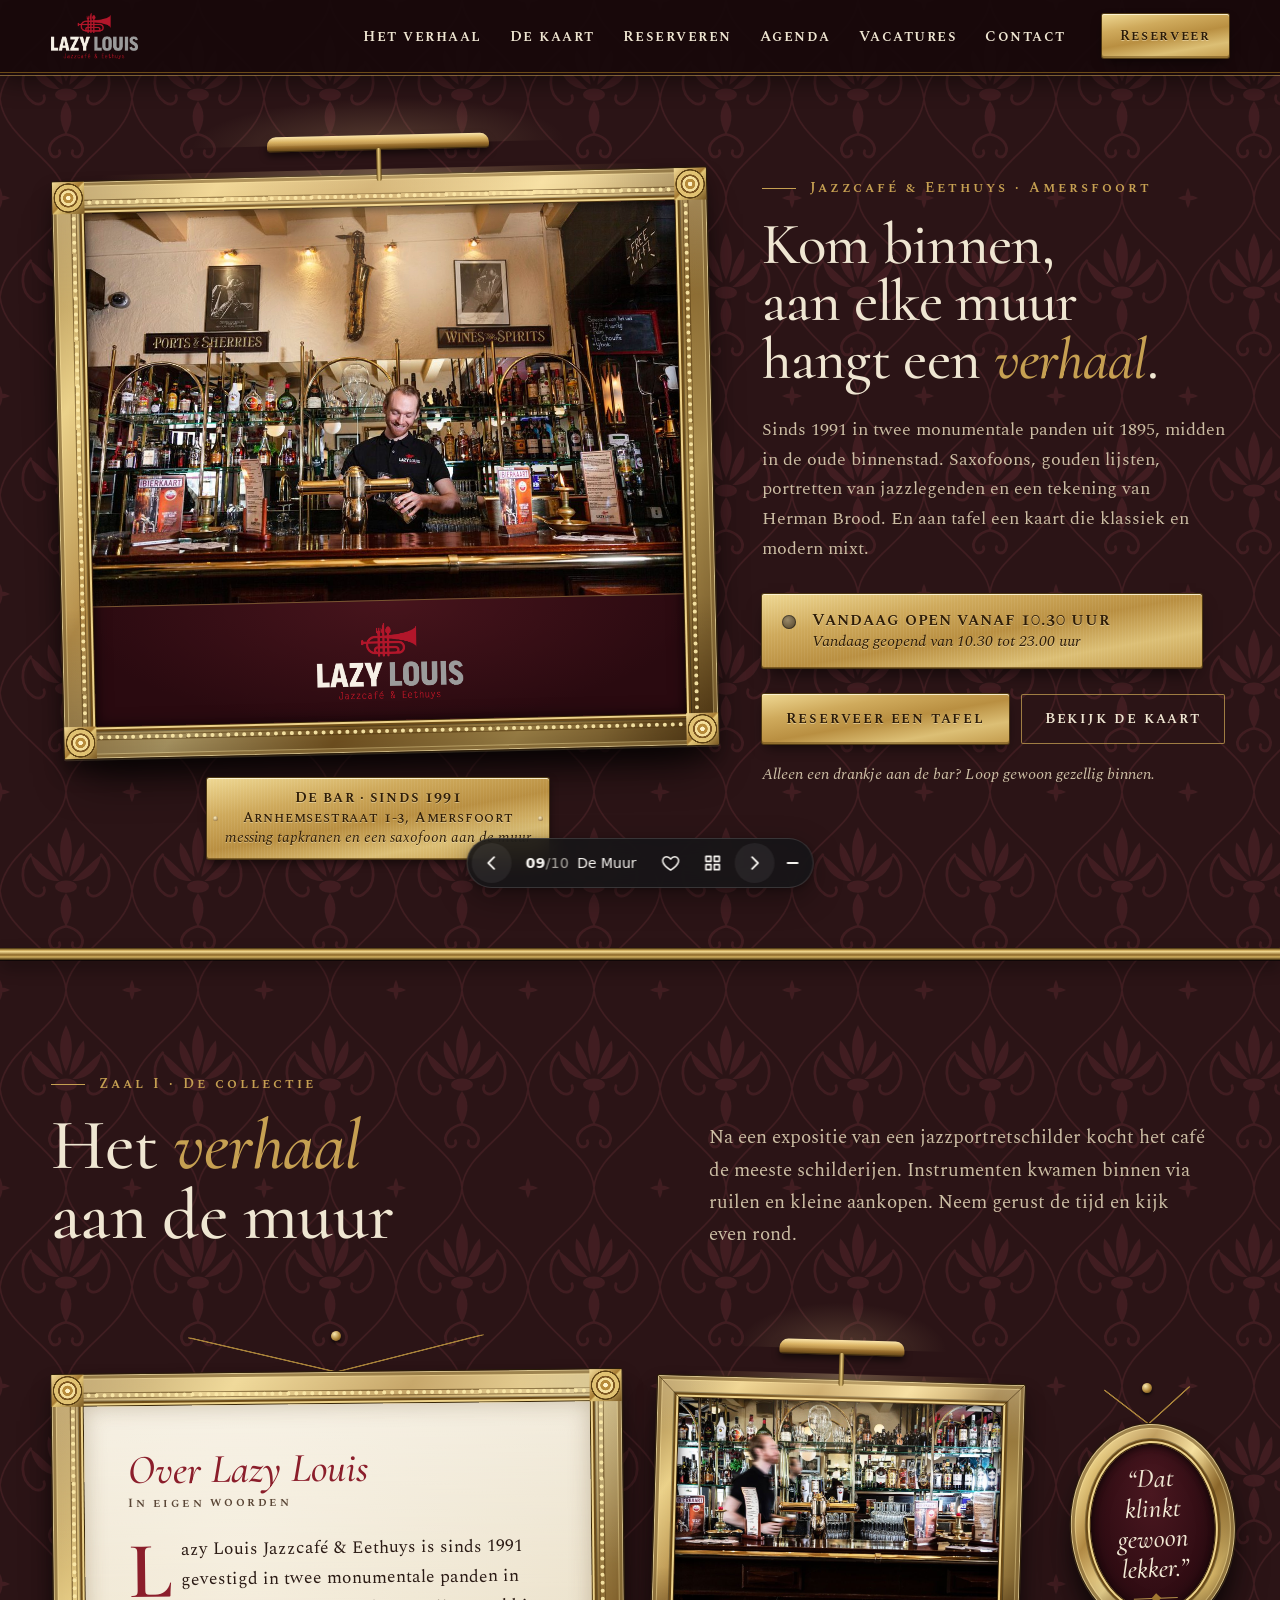
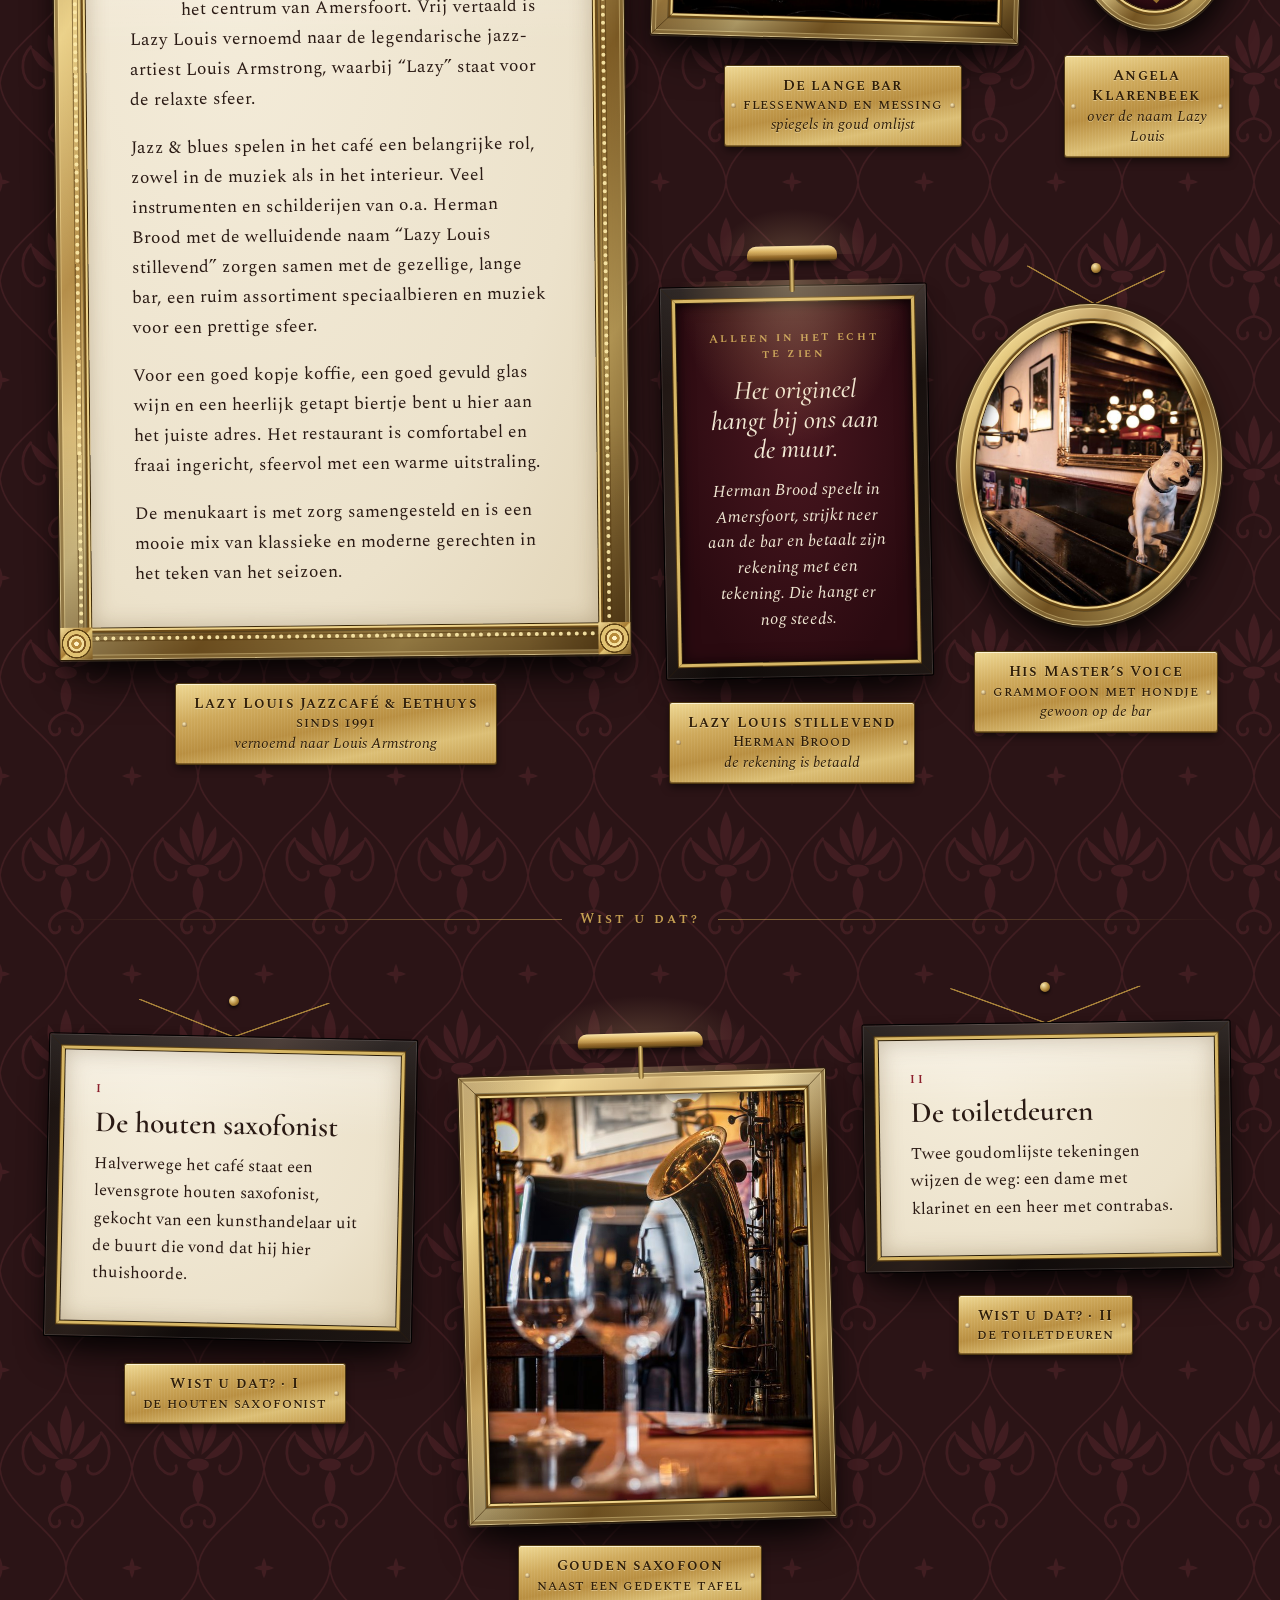
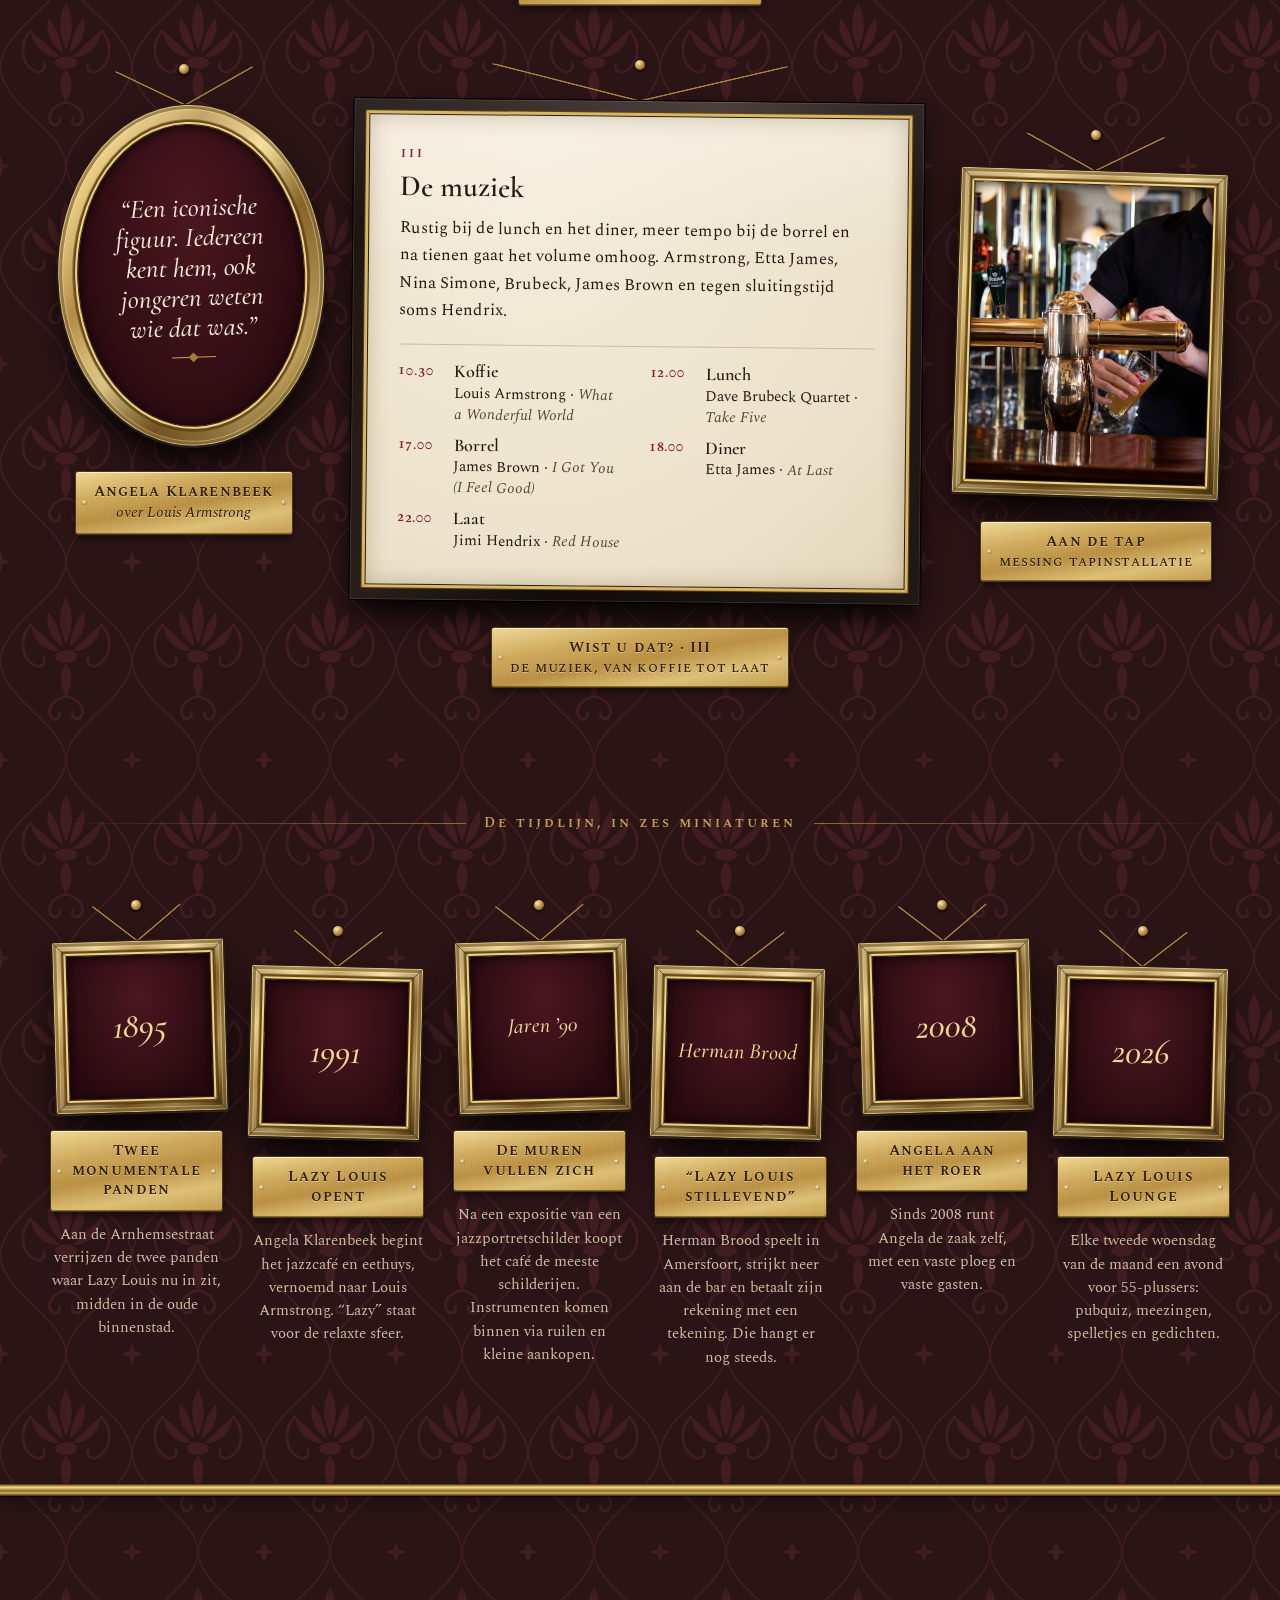
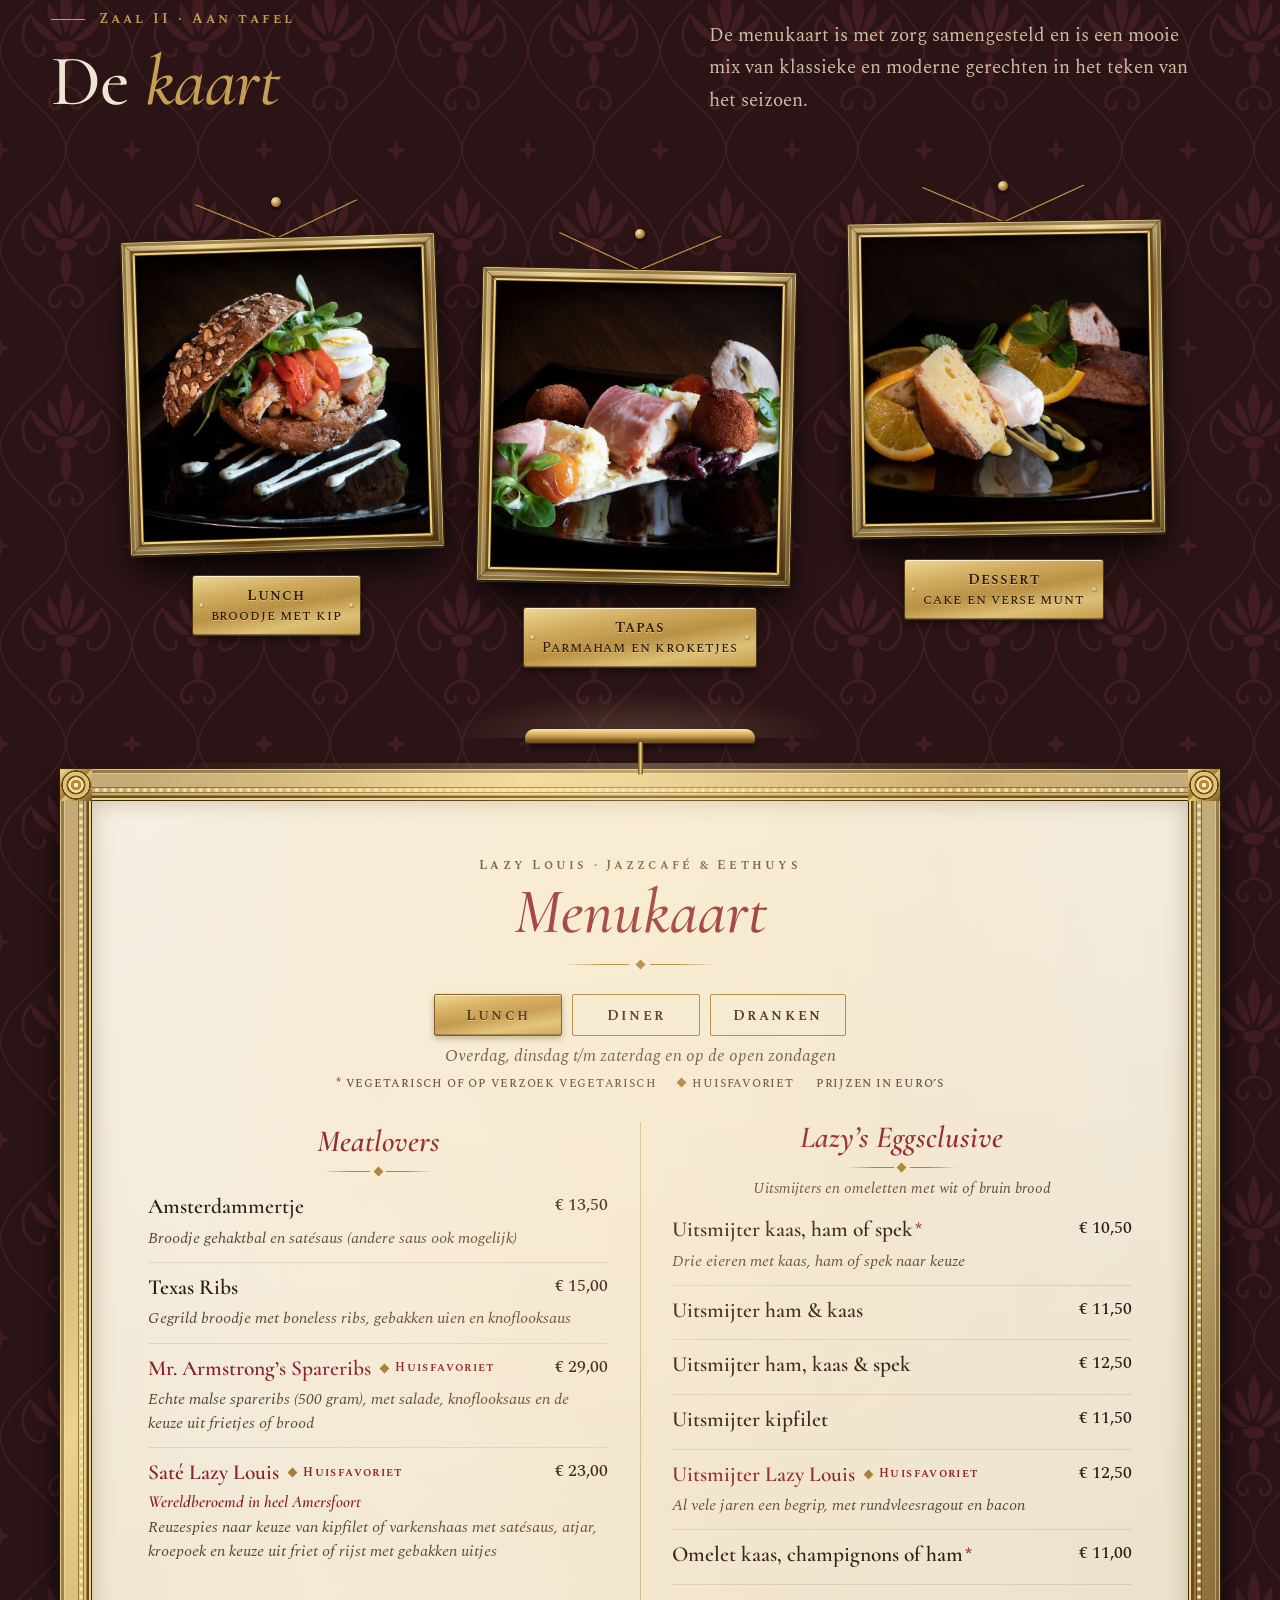
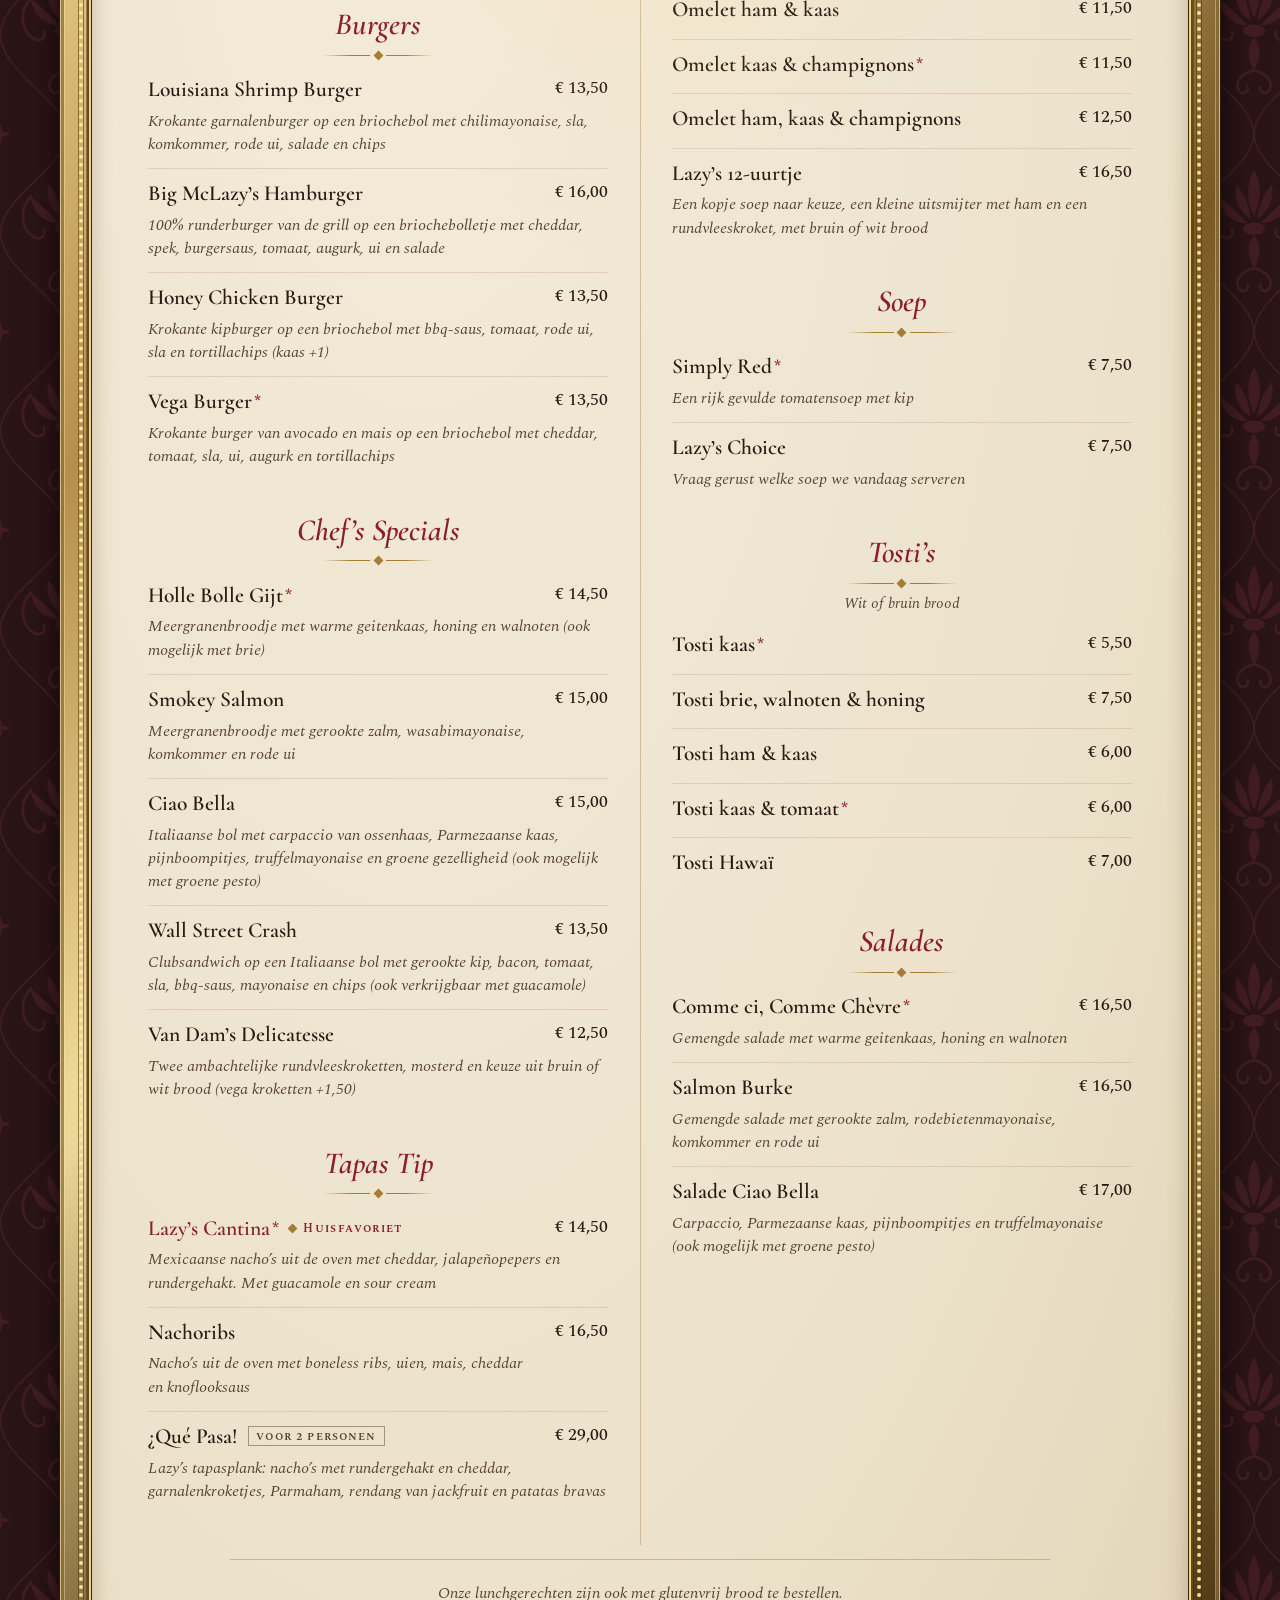
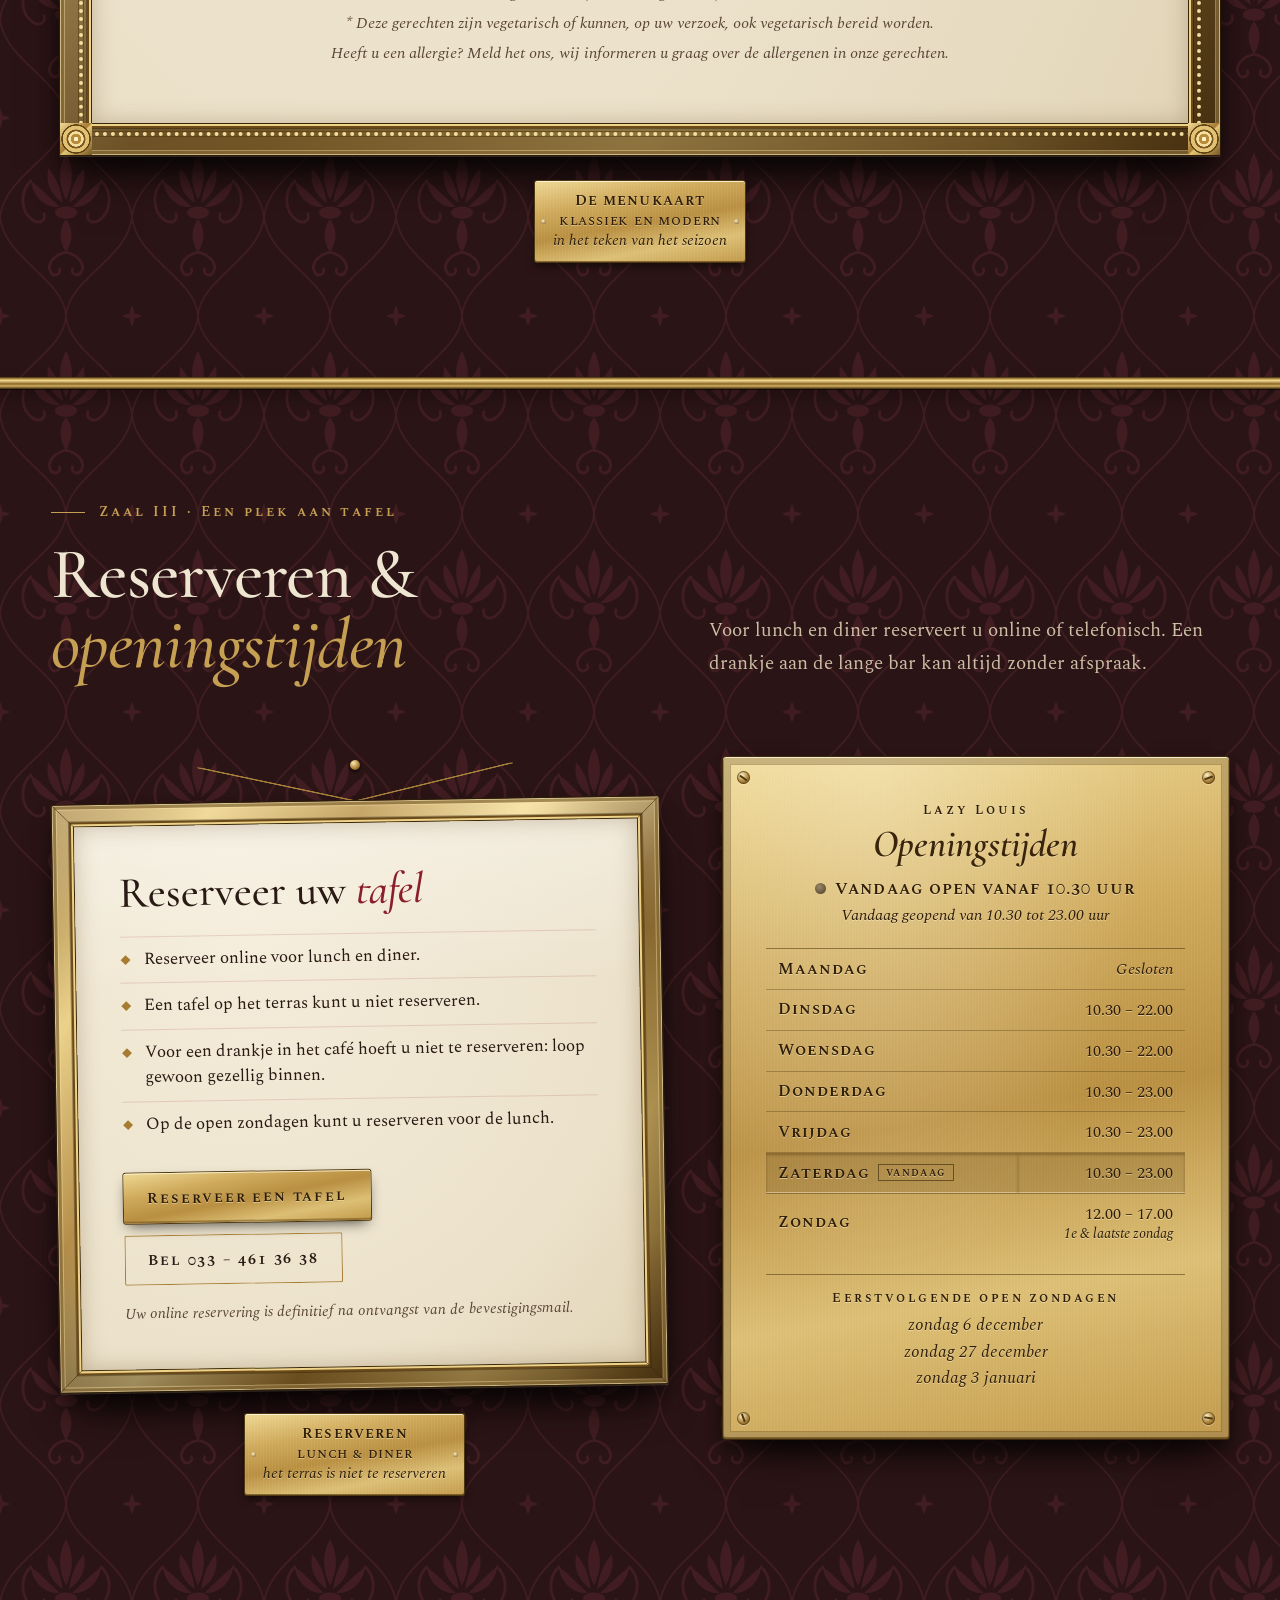
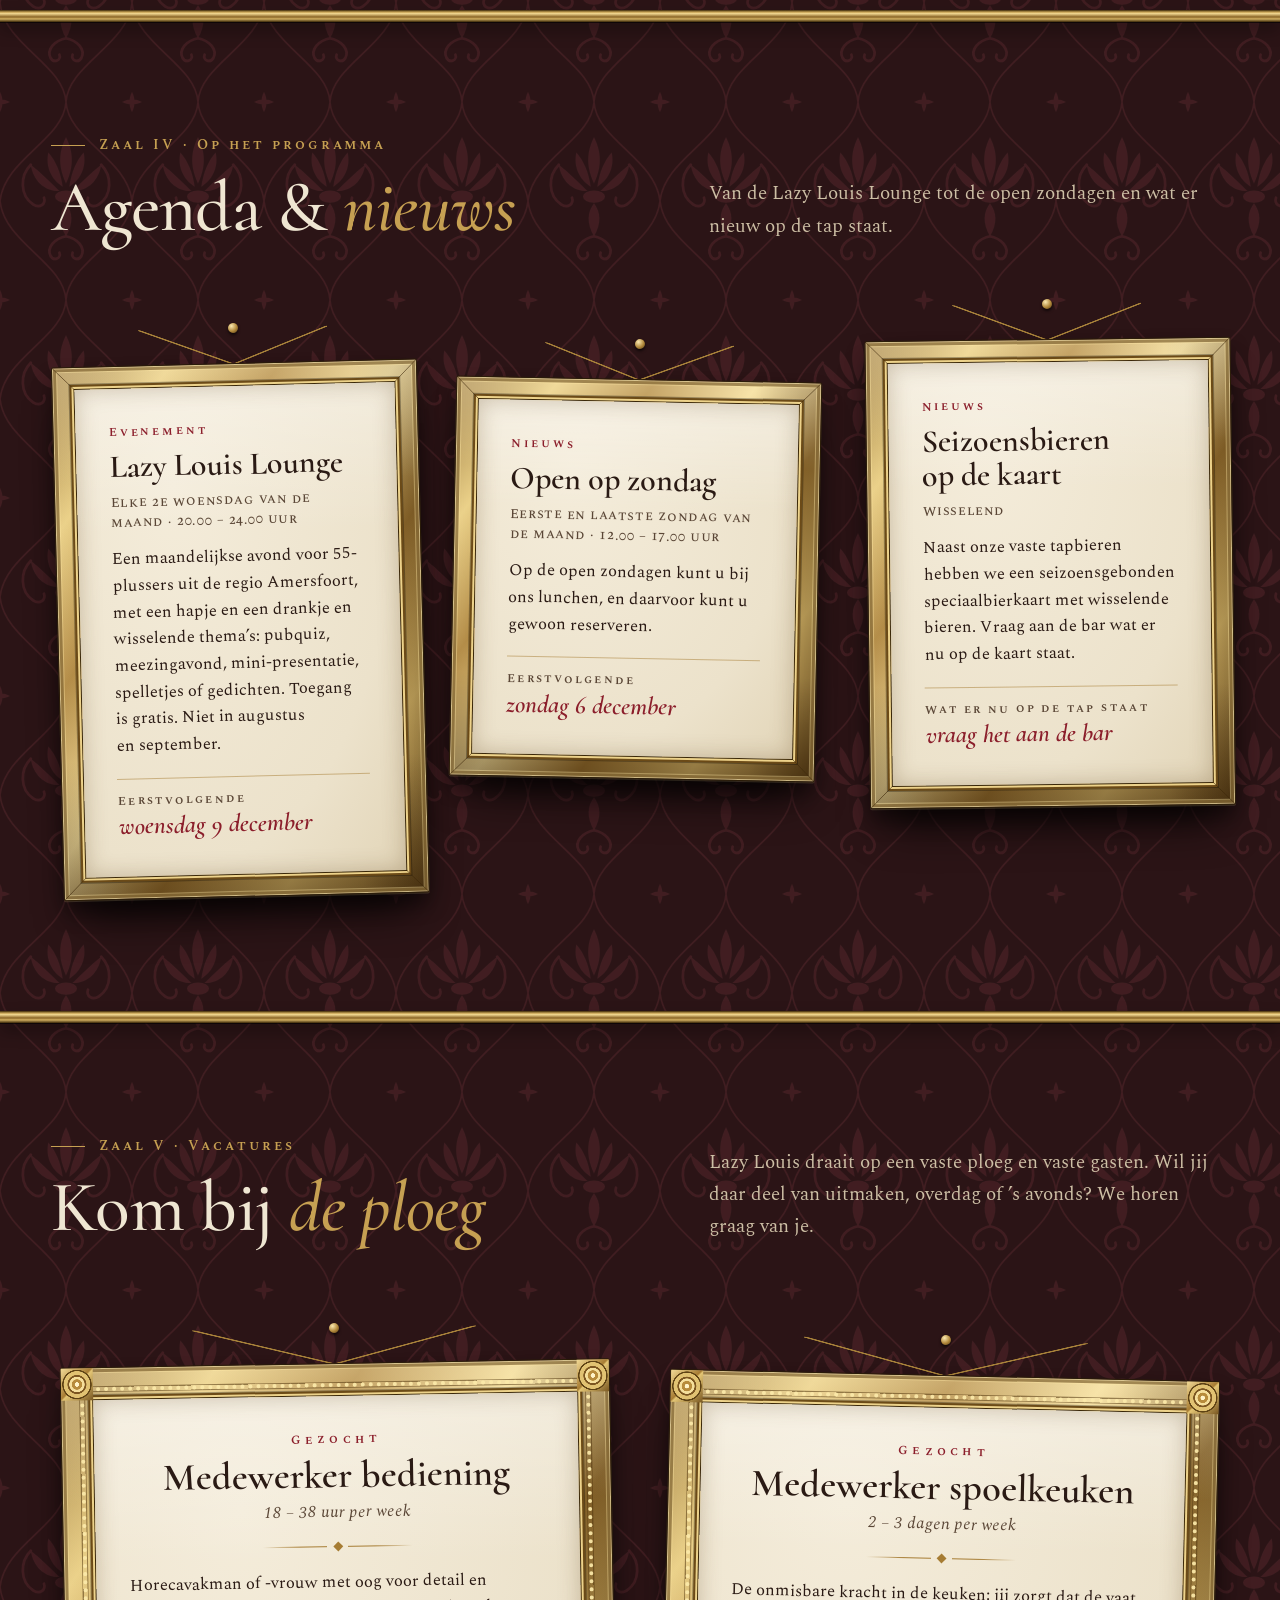
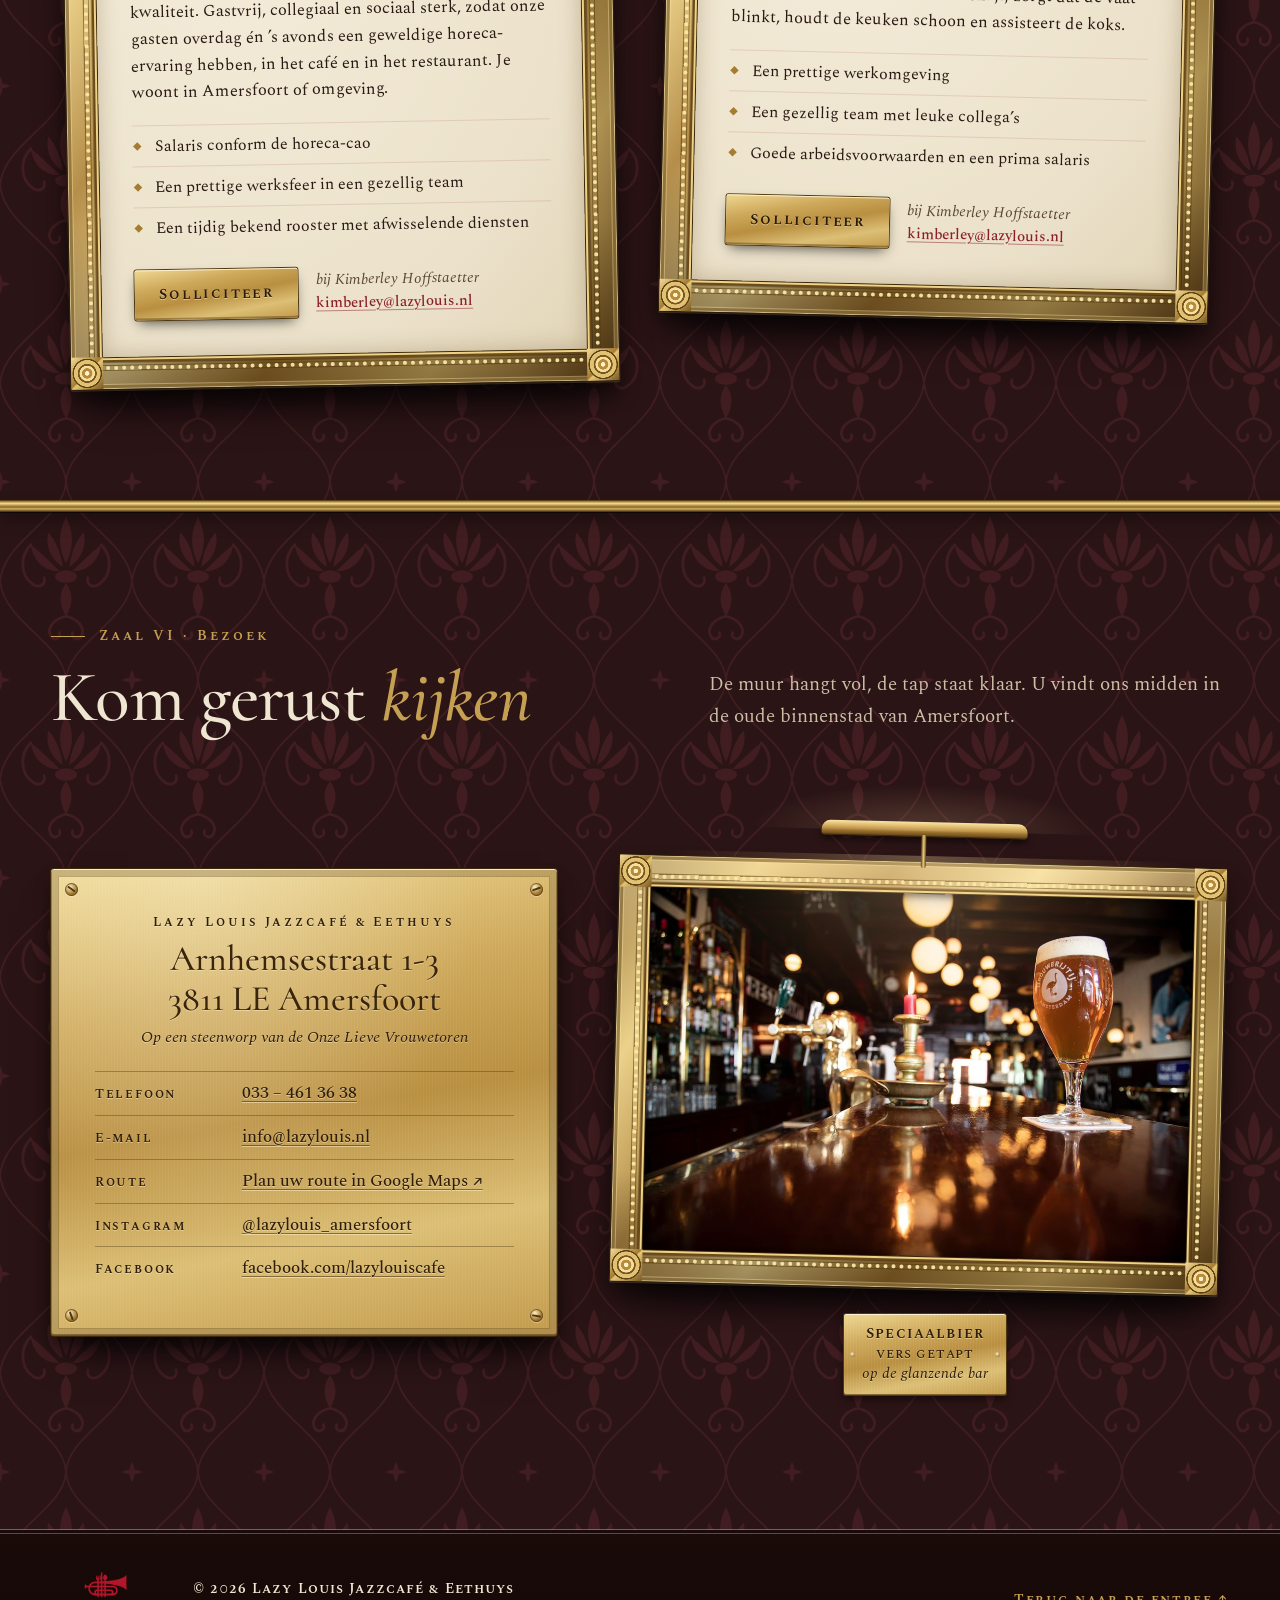
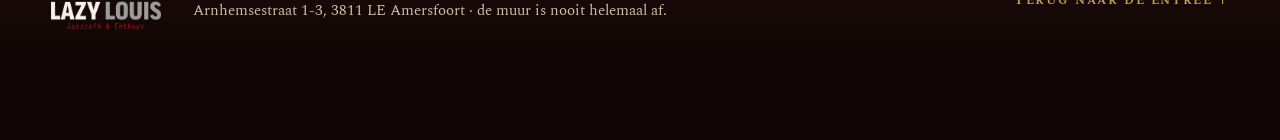
<file: 09-de-muur.html>
<!doctype html>
<html lang="nl">
<head>
<meta charset="utf-8">
<meta name="viewport" content="width=device-width, initial-scale=1">
<title>Lazy Louis · De Muur</title>
<meta name="description" content="Lazy Louis Jazzcafé & Eethuys in Amersfoort, sinds 1991. Een muur vol jazz, gouden lijsten en verhalen. De kaart, openingstijden en reserveren.">
<meta name="theme-color" content="#2b1416">
<link rel="icon" href="assets/brand/trumpet.png">
<link rel="preconnect" href="https://fonts.googleapis.com">
<link rel="preconnect" href="https://fonts.gstatic.com" crossorigin>
<link rel="stylesheet" href="https://fonts.googleapis.com/css2?family=Cormorant:ital,wght@0,400..700;1,400..700&family=Spectral:ital,wght@0,300;0,400;0,500;0,600;1,300;1,400;1,500&family=Spectral+SC:wght@500;600&display=swap">
<link rel="stylesheet" href="book/book.css">
<style>
/* =====================================================================
   Lazy Louis · De Muur — de wand van het café als website.
   Behang, gouden lijsten, schilderijlampjes en messing museumbordjes.
   Cormorant (display) · Spectral (tekst) · Spectral SC (bordjes)
   ===================================================================== */
:root{
  color-scheme: dark;
  --wall:#2b1416; --wall-pat:#4a2226; --wall-deep:#1c0b0d; --velvet:#3a1016;
  --gold:#c6a052; --gold-hi:#f0d690; --gold-lo:#8a6526; --gold-dk:#4e3812;
  --cream:#efe6d2; --cream-2:#e6dbc2; --cream-dim:#cdbfa5;
  --ink:#2a1a14; --ink-2:#5a4636; --wine:#8b1e2b; --red:#b2162a;
  --display:"Cormorant","Cormorant Garamond",Garamond,"Times New Roman",serif;
  --text:"Spectral",Georgia,"Times New Roman",serif;
  --sc:"Spectral SC","Spectral",Georgia,serif;
  --gut:clamp(16px,4vw,56px);
  --max:1320px;
  --focus:var(--gold-hi);
  --brass:linear-gradient(170deg,#efd893 0%,#cfaa5c 28%,#b98f41 52%,#dcbf75 76%,#c29a4b 100%);
  --damask:url("data:image/svg+xml,%3Csvg xmlns='http://www.w3.org/2000/svg' width='120' height='180' viewBox='0 0 120 180'%3E%3Cg fill='%234a2226' stroke='%234a2226' opacity='.68'%3E%3Cpath fill='none' stroke-width='1.4' d='M60 0C58 34 4 52 0 90C4 128 58 146 60 180M60 0C62 34 116 52 120 90C116 128 62 146 60 180'/%3E%3Cg stroke='none'%3E%3Cpath d='M60 32c6 12 8 25 0 42-8-17-6-30 0-42z'/%3E%3Cpath d='M57 77c-10-6-16-18-13-31 7 8 11 18 13 31z'/%3E%3Cpath d='M63 77c10-6 16-18 13-31-7 8-11 18-13 31z'/%3E%3Cpath d='M54 81c-14 0-24-10-26-24 10 8 18 16 26 24z'/%3E%3Cpath d='M66 81c14 0 24-10 26-24-10 8-18 16-26 24z'/%3E%3Cellipse cx='60' cy='86' rx='10' ry='5.5'/%3E%3Cpath d='M60 92c-6 8-7 18 0 30 7-12 6-22 0-30z'/%3E%3C/g%3E%3Cg fill='none' stroke-width='2.4' stroke-linecap='round'%3E%3Cpath d='M60 122c-10 2-18 10-14 18 3 5 10 2 8-3M60 122c10 2 18 10 14 18-3 5-10 2-8-3'/%3E%3Cpath d='M28 57c-10 10-10 28 2 36 6 4 12 0 10-6M92 57c10 10 10 28-2 36-6 4-12 0-10-6'/%3E%3C/g%3E%3Cg stroke='none'%3E%3Cpath d='M0-9c3 5 3 13 0 18-3-5-3-13 0-18zM-9 0c5-3 13-3 18 0-5 3-13 3-18 0z'/%3E%3Cpath d='M120-9c3 5 3 13 0 18-3-5-3-13 0-18zM111 0c5-3 13-3 18 0-5 3-13 3-18 0z'/%3E%3Cpath d='M0 171c3 5 3 13 0 18-3-5-3-13 0-18zM-9 180c5-3 13-3 18 0-5 3-13 3-18 0z'/%3E%3Cpath d='M120 171c3 5 3 13 0 18-3-5-3-13 0-18zM111 180c5-3 13-3 18 0-5 3-13 3-18 0z'/%3E%3Ccircle cx='0' cy='0' r='2.4'/%3E%3Ccircle cx='120' cy='0' r='2.4'/%3E%3Ccircle cx='0' cy='180' r='2.4'/%3E%3Ccircle cx='120' cy='180' r='2.4'/%3E%3C/g%3E%3C/g%3E%3C/svg%3E");
}
*,*::before,*::after{box-sizing:border-box}
html{scroll-behavior:smooth;-webkit-text-size-adjust:100%;text-size-adjust:100%;background:var(--wall)}
body{margin:0;color:var(--cream);font:400 18px/1.7 var(--text);-webkit-font-smoothing:antialiased;-moz-osx-font-smoothing:grayscale;
  background-color:var(--wall);background-image:var(--damask);background-size:132px 198px}
img{max-width:100%;display:block}
a{color:inherit;text-decoration-color:rgba(198,160,82,.7);text-underline-offset:.2em;text-decoration-thickness:1px}
a:hover{text-decoration-color:var(--gold-hi)}
p{margin:0 0 1em;text-wrap:pretty}
h1,h2,h3,h4{margin:0;font-family:var(--display);font-weight:500;line-height:1.05;text-wrap:balance}
em{font-style:italic}
button{font:inherit;color:inherit}
:focus-visible{outline:2px solid var(--focus);outline-offset:4px}
[tabindex="-1"]:focus{outline:none}
.sr-only{position:absolute!important;width:1px;height:1px;padding:0;margin:-1px;overflow:hidden;clip:rect(0 0 0 0);white-space:nowrap;border:0}
.skip{position:absolute;left:12px;top:-80px;z-index:100;background:var(--cream);color:var(--ink);padding:12px 16px;font:600 15px var(--sc);letter-spacing:.06em;text-decoration:none}
.skip:focus{top:12px}
.wrap{width:100%;max-width:var(--max);margin-inline:auto;padding-inline:var(--gut)}
main{overflow-x:hidden;overflow-x:clip}
section[id]{scroll-margin-top:78px}

/* ---------- small type ---------- */
.kick{display:flex;align-items:center;gap:14px;margin:0 0 18px;font:600 13.5px/1.3 var(--sc);letter-spacing:.22em;color:var(--gold)}
.kick::before{content:"";flex:none;width:34px;height:1px;background:currentColor}
.lede{max-width:40em;color:var(--cream-dim);font-size:19px;line-height:1.7}
.zh{display:grid;grid-template-columns:minmax(0,1fr) minmax(0,520px);gap:24px 56px;align-items:end;margin-bottom:clamp(48px,6vw,80px)}
.zh h2{font-size:clamp(46px,5.6vw,84px);line-height:.98;letter-spacing:-.01em;color:var(--cream)}
.zh h2 em,.hero h1 em{color:var(--gold);font-weight:500}
.zh .lede{margin:0}

/* ---------- buttons ---------- */
.btn{display:inline-flex;align-items:center;justify-content:center;gap:10px;min-height:50px;padding:0 24px;border:0;border-radius:2px;font:600 15px/1 var(--sc);letter-spacing:.12em;text-decoration:none;cursor:pointer;transition:transform .2s,filter .2s,box-shadow .2s,background-color .2s}
.btn-brass{background:var(--brass);color:#2a1a08;text-shadow:0 1px 0 rgba(255,244,210,.5);box-shadow:inset 0 1px 0 rgba(255,248,220,.85),inset 0 -2px 0 rgba(90,60,15,.45),0 0 0 1px #4e3812,0 6px 14px -4px rgba(0,0,0,.7)}
.btn-brass:hover{filter:brightness(1.08);transform:translateY(-1px)}
.btn-line{background:transparent;color:var(--cream);box-shadow:inset 0 0 0 1px rgba(198,160,82,.75)}
.btn-line:hover{background:rgba(198,160,82,.12);box-shadow:inset 0 0 0 1px var(--gold-hi)}
.btn:active{transform:translateY(1px)}

/* =====================================================================
   HEADER — de kroonlijst
   ===================================================================== */
.top{position:sticky;top:0;z-index:50;background:rgba(24,9,11,.96);box-shadow:0 1px 0 #6b4a17,0 3px 0 #1a0a0c,0 4px 0 rgba(198,160,82,.55),0 10px 24px rgba(0,0,0,.45)}
.top .wrap{display:flex;align-items:center;gap:24px;height:72px}
.brand{flex:none;display:block}
.brand img{height:46px;width:auto}
.nav{margin-left:auto}
.nav ul{display:flex;gap:4px;list-style:none;margin:0;padding:0}
.nav a{display:block;padding:10px 12px;font:600 15px/1 var(--sc);letter-spacing:.1em;text-decoration:none;color:var(--cream);position:relative}
.nav a::after{content:"";position:absolute;left:12px;right:12px;bottom:4px;height:1px;background:var(--gold);transform:scaleX(0);transition:transform .25s}
.nav a:hover::after{transform:scaleX(1)}
.top .btn-brass{min-height:44px;padding:0 18px;font-size:14px}
.toggle{display:none;flex:none;align-items:center;gap:10px;height:44px;padding:0 14px;background:transparent;border:1px solid rgba(198,160,82,.7);border-radius:2px;color:var(--cream);font:600 14px/1 var(--sc);letter-spacing:.12em;cursor:pointer}
.toggle .bars{position:relative;width:18px;height:11px}
.toggle .bars::before,.toggle .bars::after{content:"";position:absolute;left:0;right:0;height:1.5px;background:var(--gold-hi);transition:transform .25s}
.toggle .bars::before{top:0}.toggle .bars::after{bottom:0}
.toggle[aria-expanded="true"] .bars::before{transform:translateY(4.75px) rotate(45deg)}
.toggle[aria-expanded="true"] .bars::after{transform:translateY(-4.75px) rotate(-45deg)}
@media (max-width:1080px){
  .toggle{display:inline-flex}
  .top .btn-brass{margin-left:auto}
  .nav{position:absolute;top:100%;left:0;right:0;margin:0;display:none;background:rgba(24,9,11,.985);border-top:1px solid rgba(198,160,82,.5);box-shadow:0 20px 40px rgba(0,0,0,.6);max-height:calc(100vh - 72px);max-height:calc(100dvh - 72px);overflow:auto}
  .nav.open{display:block}
  .nav ul{display:block;max-width:var(--max);margin:0 auto;padding:10px var(--gut) 30px}
  .nav li{border-bottom:1px solid rgba(198,160,82,.22)}
  .nav a{padding:16px 0 14px;font:500 30px/1.1 var(--display);letter-spacing:0}
  .nav a::after{display:none}
  .nav a:hover{color:var(--gold-hi)}
}
@media (max-width:520px){
  .brand img{height:38px}
  .top .wrap{gap:10px}
  .top .btn-brass{padding:0 12px;font-size:13px;letter-spacing:.08em}
  .toggle{padding:0 11px}
}
@media (max-width:360px){ .toggle .tl{display:none} }

/* =====================================================================
   LIJSTEN — frames, wires, lamps, museum labels
   ===================================================================== */
.piece{position:relative;margin:0;display:flex;flex-direction:column;align-items:center;min-width:0}
.hang{position:relative;width:100%;transform:rotate(calc(var(--tilt,0deg) * var(--tk,1)));transform-origin:50% -36px;transition:transform 1.2s cubic-bezier(.28,1.55,.45,1)}
.piece:hover .hang,.piece:focus-within .hang{transform:rotate(0deg)}
/* wire + nail */
.wired{margin-top:44px}
.wired .hang::before{content:"";position:absolute;left:24%;right:24%;bottom:100%;height:36px;pointer-events:none;
  background:linear-gradient(to top right,transparent calc(50% - 1px),#a8823a calc(50% - .4px),#a8823a calc(50% + .4px),transparent calc(50% + 1px)) left/50% 100% no-repeat,
             linear-gradient(to top left,transparent calc(50% - 1px),#a8823a calc(50% - .4px),#a8823a calc(50% + .4px),transparent calc(50% + 1px)) right/50% 100% no-repeat}
.wired .hang::after{content:"";position:absolute;left:50%;bottom:calc(100% + 31px);width:10px;height:10px;margin-left:-5px;border-radius:50%;background:radial-gradient(circle at 35% 30%,#fbe9b0,#b0873a 55%,#4a3410);box-shadow:0 2px 3px rgba(0,0,0,.65)}

.frame{--fw:22px;position:relative;padding:var(--fw);border-radius:1px;
  background:
    linear-gradient(180deg,rgba(255,242,205,.38),rgba(255,242,205,0) 22%,rgba(0,0,0,0) 74%,rgba(28,14,0,.42)),
    linear-gradient(90deg,rgba(255,242,205,.16),rgba(0,0,0,0) 18%,rgba(0,0,0,0) 82%,rgba(28,14,0,.28)),
    linear-gradient(125deg,#8a6526 0%,#e8cc7f 16%,#a87d34 31%,#f3dc96 47%,#9c7431 63%,#dcbb6b 80%,#7a5822 100%);
  box-shadow:
    0 0 0 1px #2a1c08,0 1px 0 1px rgba(255,236,170,.15),
    0 30px 44px -16px rgba(0,0,0,.85),0 12px 20px rgba(0,0,0,.42),
    inset 0 0 0 1px rgba(255,238,185,.6),inset 0 0 0 4px rgba(96,66,20,.55),inset 0 0 0 5px rgba(255,232,165,.4);
  transition:box-shadow .8s}
.piece:hover .frame{box-shadow:0 0 0 1px #2a1c08,0 1px 0 1px rgba(255,236,170,.15),0 22px 34px -14px rgba(0,0,0,.85),0 8px 16px rgba(0,0,0,.4),inset 0 0 0 1px rgba(255,238,185,.6),inset 0 0 0 4px rgba(96,66,20,.55),inset 0 0 0 5px rgba(255,232,165,.4)}
/* mitred corners */
.frame::before{content:"";position:absolute;inset:0;pointer-events:none;z-index:2;
  background:
    linear-gradient(45deg,transparent calc(50% - .7px),rgba(60,38,8,.6) 50%,transparent calc(50% + .7px)) 0 0/var(--fw) var(--fw) no-repeat,
    linear-gradient(-45deg,transparent calc(50% - .7px),rgba(60,38,8,.6) 50%,transparent calc(50% + .7px)) 100% 0/var(--fw) var(--fw) no-repeat,
    linear-gradient(-45deg,transparent calc(50% - .7px),rgba(60,38,8,.6) 50%,transparent calc(50% + .7px)) 0 100%/var(--fw) var(--fw) no-repeat,
    linear-gradient(45deg,transparent calc(50% - .7px),rgba(60,38,8,.6) 50%,transparent calc(50% + .7px)) 100% 100%/var(--fw) var(--fw) no-repeat}
.art{position:relative;z-index:1;background:var(--velvet);
  box-shadow:0 0 0 1px #3a2708,0 0 0 3px #edd28a,0 0 0 5px #6b4a17,0 0 0 6px rgba(0,0,0,.3)}
.art::after{content:"";position:absolute;inset:0;pointer-events:none;box-shadow:inset 0 0 16px rgba(0,0,0,.5),inset 0 2px 6px rgba(0,0,0,.45);z-index:2}
.art > img{width:100%;height:100%;object-fit:cover}

/* ornate: wider moulding, pearl beading, corner rosettes */
.frame--ornate{--fw:32px}
.frame--ornate .art::before{content:"";position:absolute;inset:-13px;border:4px dotted rgba(252,234,170,.92);pointer-events:none;z-index:0;
  box-shadow:0 0 0 1px rgba(80,54,14,.55),inset 0 0 0 1px rgba(80,54,14,.55)}
.frame--ornate::after{content:"";position:absolute;inset:0;pointer-events:none;z-index:3;
  --ro:radial-gradient(circle,#fff3c8 0 9%,#b78b3b 11% 22%,#f5df9c 24% 33%,#7c5621 35% 41%,#e1c272 43% 58%,#5e4214 60% 64%,transparent 66%);
  --bl:linear-gradient(135deg,#f2da96,#a77c33 48%,#e3c574 52%,#7a5822);
  background:var(--ro) 0 0/var(--fw) var(--fw) no-repeat,var(--ro) 100% 0/var(--fw) var(--fw) no-repeat,var(--ro) 0 100%/var(--fw) var(--fw) no-repeat,var(--ro) 100% 100%/var(--fw) var(--fw) no-repeat,
    var(--bl) 0 0/var(--fw) var(--fw) no-repeat,var(--bl) 100% 0/var(--fw) var(--fw) no-repeat,var(--bl) 0 100%/var(--fw) var(--fw) no-repeat,var(--bl) 100% 100%/var(--fw) var(--fw) no-repeat}
/* oval portrait frame */
.frame--oval{border-radius:50%;--fw:20px}
.frame--oval::before{display:none}
.frame--oval .art{border-radius:50%;overflow:hidden}
.frame--oval .art::after{border-radius:50%}
/* ebonised frame with gold slip */
.frame--black{--fw:16px;background:linear-gradient(180deg,rgba(255,255,255,.1),rgba(0,0,0,0) 25%,rgba(0,0,0,.3)),linear-gradient(125deg,#140d0b,#3a2b25 40%,#17100e 60%,#2d221d);
  box-shadow:0 0 0 1px #000,0 26px 40px -16px rgba(0,0,0,.85),0 10px 18px rgba(0,0,0,.4),inset 0 0 0 1px rgba(255,255,255,.12)}
.frame--black::before{opacity:.5}
.frame--black .art{box-shadow:0 0 0 1px #2a1c08,0 0 0 4px #d7b766,0 0 0 5px #5e4214}
.frame--slim{--fw:14px}

/* picture light */
.lit{margin-top:52px}
.lamp{position:absolute;z-index:6;left:50%;top:-40px;width:clamp(90px,34%,230px);height:15px;transform:translateX(-50%);border-radius:9px 9px 3px 3px;
  background:linear-gradient(180deg,#fbe8ae 0%,#d4ad5c 35%,#93692a 72%,#5a3f14 100%);box-shadow:0 4px 7px rgba(0,0,0,.55),inset 0 -1px 0 rgba(0,0,0,.4)}
.lamp::before{content:"";position:absolute;left:50%;top:13px;width:5px;height:33px;margin-left:-2.5px;background:linear-gradient(90deg,#5e4214,#e8ca7c,#5e4214);border-radius:2px}
.lamp::after{content:"";position:absolute;left:50%;bottom:6px;width:240%;height:110px;transform:translateX(-50%);pointer-events:none;
  background:radial-gradient(ellipse 50% 60% at 50% 100%,rgba(255,214,150,.2),rgba(255,214,150,0) 70%)}
.glow{position:absolute;z-index:5;left:-4%;right:-4%;top:-6px;height:88%;pointer-events:none;
  background:radial-gradient(ellipse 52% 64% at 50% 0%,rgba(255,228,170,.42),rgba(255,206,132,.16) 46%,rgba(255,200,120,0) 76%);
  opacity:.72;transition:opacity .9s ease;animation:warm 2.6s ease .25s backwards}
.piece:hover .glow,.piece:focus-within .glow{opacity:1}
@keyframes warm{0%{opacity:0}35%{opacity:.25}45%{opacity:.12}100%{opacity:.72}}

/* museum label */
.label{position:relative;margin:26px auto 0;max-width:min(100%,380px);padding:11px 18px 10px;text-align:center;border-radius:2px;
  background:repeating-linear-gradient(90deg,rgba(255,255,255,.05) 0 1px,rgba(0,0,0,0) 1px 3px),var(--brass);color:#2e1d08;
  box-shadow:inset 0 1px 0 rgba(255,248,220,.85),inset 0 -1px 0 rgba(80,52,12,.6),0 0 0 1px #4e3812,0 4px 8px rgba(0,0,0,.55);
  text-shadow:0 1px 0 rgba(255,244,210,.45);font:500 13.5px/1.35 var(--sc);letter-spacing:.06em}
.label b{display:block;font-weight:600;font-size:14.5px;letter-spacing:.08em}
.label i{display:block;margin-top:2px;font:italic 400 14.5px/1.35 var(--text);letter-spacing:0;text-transform:none}
.label::before,.label::after{content:"";position:absolute;top:50%;width:5px;height:5px;margin-top:-2.5px;border-radius:50%;background:radial-gradient(circle at 40% 35%,#fff0c0,#7c5621)}
.label::before{left:6px}.label::after{right:6px}

/* zoomable photo */
.zoom{display:block;width:100%;height:100%;padding:0;border:0;background:none;cursor:zoom-in;position:relative}
.zoom img{width:100%;height:100%;object-fit:cover}
.zoom:focus-visible{outline-offset:-6px}
.zoom .hint{position:absolute;right:10px;bottom:10px;z-index:3;padding:6px 10px 5px;background:rgba(24,9,11,.78);color:var(--cream);font:600 11.5px/1 var(--sc);letter-spacing:.1em;opacity:0;transition:opacity .3s}
.zoom:hover .hint,.zoom:focus-visible .hint{opacity:1}

/* cream "paper" inside a frame */
.paper{background:linear-gradient(180deg,rgba(255,255,255,.35),rgba(255,255,255,0) 30%),radial-gradient(ellipse at 30% 20%,#f4ecda,#ece2cb 70%,#e2d5b8);color:var(--ink)}
.paper::after{box-shadow:inset 0 0 22px rgba(90,60,20,.28)}
.paper{--focus:var(--wine)}
.brass{--focus:#2e1d08}
.lb-wrap .x{--focus:var(--gold-hi)}
.velvet{background:radial-gradient(ellipse at 50% 30%,#4a1720,#2a0a10 80%);color:var(--cream)}

/* =====================================================================
   HERO — de entree
   ===================================================================== */
.hero{padding-block:clamp(36px,4vw,64px) clamp(64px,7vw,104px)}
.hero .wrap{display:grid;grid-template-columns:minmax(0,7fr) minmax(0,5fr);gap:clamp(32px,4.4vw,72px);align-items:center}
.hero-frame{--tilt:-1.3deg}
.hero-frame .art{display:grid}
.hero-photo{aspect-ratio:3/2;overflow:hidden}
.hero-mat{position:relative;display:flex;align-items:center;justify-content:center;gap:24px;padding:22px 24px 20px;background:radial-gradient(ellipse at 50% 0%,#47141c,#2a0a10 75%);border-top:1px solid rgba(198,160,82,.5)}
.hero-mat img{height:clamp(54px,6vw,84px);width:auto}
.hero-copy h1{font-size:clamp(44px,4.6vw,72px);line-height:.98;letter-spacing:-.012em;margin-bottom:26px}
.hero-copy h1 span{display:block}
.hero-copy .lede{font-size:clamp(17.5px,1.35vw,19.5px)}
.live{position:relative;margin:30px 0 26px;padding:16px 22px 15px 50px;max-width:440px;border-radius:2px;
  background:repeating-linear-gradient(90deg,rgba(255,255,255,.05) 0 1px,rgba(0,0,0,0) 1px 3px),var(--brass);color:#2e1d08;text-shadow:0 1px 0 rgba(255,244,210,.45);
  box-shadow:inset 0 1px 0 rgba(255,248,220,.85),inset 0 -1px 0 rgba(80,52,12,.6),0 0 0 1px #4e3812,0 10px 18px -6px rgba(0,0,0,.7)}
.live .bulb{position:absolute;left:20px;top:21px;width:14px;height:14px;border-radius:50%;background:radial-gradient(circle at 40% 35%,#9a8a6a,#4b3c22);box-shadow:inset 0 0 0 1px rgba(0,0,0,.4)}
.live.open .bulb{background:radial-gradient(circle at 40% 35%,#fff7d6,#ffcf6a 45%,#c27b12);box-shadow:0 0 10px 3px rgba(255,205,110,.65),inset 0 0 0 1px rgba(120,70,0,.4)}
.live strong{display:block;font:600 16.5px/1.3 var(--sc);letter-spacing:.06em}
.live span.d{display:block;font:italic 400 15.5px/1.4 var(--text)}
.hero .ctas{display:flex;flex-wrap:wrap;gap:12px}
.walkin{margin-top:18px;font:italic 400 16px/1.5 var(--text);color:var(--cream-dim)}

/* =====================================================================
   ZAAL I — het verhaal (salon hanging)
   ===================================================================== */
.zaal{padding-block:clamp(72px,9vw,128px)}
.rail{height:12px;background:linear-gradient(180deg,#3a2708 0,#c9a556 18%,#f0d690 30%,#8a6526 58%,#d2b062 74%,#3a2708 100%);box-shadow:0 1px 0 rgba(0,0,0,.6),0 8px 16px rgba(0,0,0,.35)}
.salon{display:grid;grid-template-columns:repeat(12,minmax(0,1fr));column-gap:clamp(24px,3vw,48px);row-gap:clamp(56px,6vw,88px);align-items:start}
.p-intro{grid-column:1 / 7;grid-row:1 / 3;--tilt:-.6deg}
.p-bar{grid-column:7 / 11;grid-row:1;--tilt:1.6deg}
.p-quote1{grid-column:11 / 13;grid-row:1;--tilt:-2.4deg;margin-top:96px}
.p-brood{grid-column:7 / 10;grid-row:2;--tilt:-1.1deg}
.p-gram{grid-column:10 / 13;grid-row:2;--tilt:2deg;margin-top:70px}
.intro-art{padding:clamp(28px,3.4vw,52px) clamp(26px,3.4vw,54px) clamp(24px,3vw,44px)}
.intro-art h3{font:italic 500 clamp(34px,3.2vw,46px)/1 var(--display);color:var(--wine);margin-bottom:6px}
.intro-art .sub{font:600 12.5px/1.3 var(--sc);letter-spacing:.2em;color:var(--ink-2);margin-bottom:22px}
.intro-art p{font-size:17.5px;line-height:1.72;color:var(--ink)}
#intro p:first-child::first-letter{float:left;font:600 4.6em/.8 var(--display);color:var(--wine);margin:.06em .1em 0 0}
#intro p:last-child{margin-bottom:0}
.ph-3x2{aspect-ratio:3/2}
.ph-4x5{aspect-ratio:4/5}
.ph-1x1{aspect-ratio:1/1}
.quote-art{aspect-ratio:3/4;display:grid;place-items:center;padding:16% 14%;text-align:center}
.quote-art blockquote{margin:0}
.quote-art p{font:italic 500 clamp(24px,2.1vw,31px)/1.12 var(--display);color:var(--cream);margin:0}
.quote-art .orn{display:block;margin:14px auto 0;width:44px;height:1px;background:var(--gold)}
.brood-art{aspect-ratio:4/5;display:flex;flex-direction:column;justify-content:center;gap:14px;padding:12% 11%;text-align:center}
.brood-art .t{font:600 12px/1.3 var(--sc);letter-spacing:.22em;color:var(--gold)}
.brood-art p{margin:0;font:italic 400 clamp(16px,1.3vw,18px)/1.55 var(--text);color:var(--cream)}
.brood-art .big{font:italic 500 clamp(24px,2.1vw,32px)/1.1 var(--display);color:var(--cream)}
.gram-art{aspect-ratio:4/5}

.wall-title{display:flex;align-items:center;gap:18px;margin:clamp(88px,10vw,140px) 0 clamp(40px,5vw,64px);font:600 13.5px/1.3 var(--sc);letter-spacing:.22em;color:var(--gold)}
.wall-title::before,.wall-title::after{content:"";flex:1;height:1px;background:linear-gradient(90deg,transparent,rgba(198,160,82,.6))}
.wall-title::after{background:linear-gradient(90deg,rgba(198,160,82,.6),transparent)}
.wist{display:grid;grid-template-columns:repeat(12,minmax(0,1fr));column-gap:clamp(24px,3vw,48px);row-gap:56px;align-items:start}
.p-d1{grid-column:1 / 5;--tilt:1.2deg}
.p-sax{grid-column:5 / 9;--tilt:-1.5deg;margin-top:80px}
.p-d2{grid-column:9 / 13;--tilt:-.8deg;margin-top:30px}
.p-quote2{grid-column:1 / 4;--tilt:-2deg}
.p-d3{grid-column:4 / 10;--tilt:.6deg;margin-top:40px}
.p-tap{grid-column:10 / 13;--tilt:1.8deg;margin-top:110px}
.card-art{padding:clamp(24px,2.6vw,36px) clamp(22px,2.4vw,34px)}
.card-art .no{font:600 12px/1 var(--sc);letter-spacing:.24em;color:var(--wine);margin-bottom:12px}
.card-art h3{font:600 clamp(26px,2.3vw,34px)/1.05 var(--display);color:var(--ink);margin-bottom:12px}
.card-art p{font-size:16.5px;line-height:1.65;color:var(--ink);margin:0}
.setlist{list-style:none;margin:20px 0 0;padding:16px 0 0;border-top:1px solid rgba(139,30,43,.25);display:grid;grid-template-columns:repeat(auto-fit,minmax(180px,1fr));gap:10px 26px}
.setlist li{display:grid;grid-template-columns:3.2em 1fr;gap:8px;font-size:15px;line-height:1.4;color:var(--ink)}
.setlist .tm{font:600 13px/1.6 var(--sc);letter-spacing:.06em;color:var(--wine)}
.setlist b{display:block;font:600 18px/1.2 var(--display)}
.setlist i{color:var(--ink-2)}

.timeline{list-style:none;margin:0;padding:0;display:grid;grid-template-columns:repeat(6,minmax(0,1fr));gap:clamp(18px,2.4vw,36px);align-items:start}
.timeline .piece{--tk:1}
.timeline li:nth-child(odd) .piece{--tilt:-1.6deg}
.timeline li:nth-child(even) .piece{--tilt:1.4deg;margin-top:70px}
.yr-art{aspect-ratio:1/1;display:grid;place-items:center;padding:10px;text-align:center;font:italic 500 clamp(30px,2.8vw,42px)/1 var(--display);color:var(--gold-hi)}
.yr-art.long{font-size:clamp(20px,1.7vw,25px);line-height:1.1}
.timeline .label{margin-top:20px}
.timeline .txt{margin:12px 0 0;font-size:15px;line-height:1.55;color:var(--cream-dim);text-align:center}

/* =====================================================================
   ZAAL II — de kaart
   ===================================================================== */
.kitchen{display:grid;grid-template-columns:repeat(3,minmax(0,1fr));gap:clamp(24px,4vw,64px);max-width:1040px;margin:0 auto clamp(72px,8vw,104px)}
.kitchen .piece:nth-child(1){--tilt:-1.8deg}
.kitchen .piece:nth-child(2){--tilt:1.2deg;margin-top:76px}
.kitchen .piece:nth-child(3){--tilt:-.9deg;margin-top:28px}
.board-piece{max-width:1160px;margin:0 auto}
.board-piece .hang{transform:none}
.board{padding:clamp(28px,4.4vw,64px) clamp(18px,4.4vw,68px) clamp(32px,4vw,56px)}
.board::before{content:"";position:absolute;inset:12px;border:1px solid rgba(166,124,51,.55);box-shadow:inset 0 0 0 3px rgba(239,230,210,1),inset 0 0 0 4px rgba(166,124,51,.4);pointer-events:none}
.board-top{text-align:center;position:relative}
.board-top .sc{font:600 12.5px/1.3 var(--sc);letter-spacing:.26em;color:var(--ink-2);margin:0 0 6px}
.board-top h3{font:italic 500 clamp(46px,5vw,72px)/1 var(--display);color:var(--wine)}
.orn{display:block;position:relative;width:150px;height:12px;margin:14px auto;background:linear-gradient(90deg,transparent,#a67c33 25%,#a67c33 43%,transparent 43%,transparent 57%,#a67c33 57%,#a67c33 75%,transparent) center/100% 1px no-repeat}
.orn::before{content:"";position:absolute;left:50%;top:50%;width:7px;height:7px;margin:-3.5px 0 0 -3.5px;background:#a67c33;transform:rotate(45deg)}
.tabs{display:flex;justify-content:center;flex-wrap:wrap;gap:10px;margin:24px 0 8px}
.tab{min-width:128px;padding:13px 22px 12px;border:1px solid #a67c33;border-radius:2px;background:transparent;color:var(--ink);font:600 15px/1 var(--sc);letter-spacing:.16em;cursor:pointer;--focus:var(--wine);transition:background-color .2s}
.tab:hover{background:rgba(166,124,51,.14)}
.tab[aria-selected="true"]{background:var(--brass);border-color:#6b4a17;color:#2a1a08;text-shadow:0 1px 0 rgba(255,244,210,.5);box-shadow:inset 0 1px 0 rgba(255,248,220,.85),inset 0 -1px 0 rgba(80,52,12,.5),0 3px 6px rgba(80,50,10,.35)}
.panel{position:relative;--focus:var(--wine)}
.panel:focus-visible{outline-offset:8px}
.served{text-align:center;font:italic 400 17px/1.5 var(--text);color:var(--ink-2);margin:6px 0 4px}
.legend{display:flex;justify-content:center;flex-wrap:wrap;gap:6px 22px;list-style:none;margin:0 0 30px;padding:0;text-align:center;font:500 13px/1.4 var(--sc);letter-spacing:.06em;color:var(--ink-2)}
.legend b{color:var(--wine)}
.legend .dia{display:inline-block;width:7px;height:7px;margin-right:7px;background:#a67c33;transform:rotate(45deg);vertical-align:1px}
.courses{columns:2;column-gap:clamp(40px,5vw,72px);column-rule:1px solid rgba(166,124,51,.4)}
.course{break-inside:avoid;padding-bottom:30px}
.course h4{text-align:center;font:italic 600 clamp(27px,2.4vw,32px)/1.05 var(--display);color:var(--wine);margin-top:4px}
.course .orn{width:110px;margin:8px auto 4px}
.course .ci{text-align:center;font:italic 400 15px/1.4 var(--text);color:var(--ink-2);margin:0 0 6px}
.dishes{list-style:none;margin:0;padding:0}
.dish{display:grid;grid-template-columns:minmax(0,1fr) auto;column-gap:18px;padding:11px 0 12px;border-bottom:1px solid rgba(139,30,43,.13);break-inside:avoid}
.dish:last-child{border-bottom:0}
.dish .nm{font:600 21.5px/1.18 var(--display);color:var(--ink)}
.dish .v{color:var(--wine);font-weight:700;margin-left:2px}
.dish .pr{font:500 16.5px/1.6 var(--text);font-variant-numeric:lining-nums tabular-nums;color:var(--ink);white-space:nowrap;align-self:start}
.dish .ds{grid-column:1 / -1;margin:3px 0 0;font:italic 400 15.5px/1.5 var(--text);color:var(--ink-2)}
.dish .fav{display:inline-flex;align-items:center;gap:7px;margin-left:10px;font:600 11.5px/1 var(--sc);letter-spacing:.12em;color:var(--wine);vertical-align:3px;white-space:nowrap}
.dish .fav::before{content:"";width:7px;height:7px;background:#a67c33;transform:rotate(45deg)}
.dish .two{display:inline-block;margin-left:10px;font:600 11.5px/1 var(--sc);letter-spacing:.1em;color:var(--ink-2);border:1px solid rgba(90,70,54,.5);padding:4px 7px 3px;vertical-align:3px;white-space:nowrap}
.dish .tag{display:block;margin-top:2px;font:italic 600 17px/1.3 var(--display);color:var(--wine)}
.dish.sig .nm{color:var(--wine)}
.dish .ex{grid-column:1 / -1;display:flex;justify-content:space-between;gap:16px;margin-top:5px;padding-left:16px;font:italic 400 15.5px/1.5 var(--text);color:var(--ink-2)}
.dish .ex span:last-child{font-style:normal;font-variant-numeric:lining-nums tabular-nums;color:var(--ink)}
.notes{margin:14px auto 0;max-width:820px;padding:22px 0 0;border-top:1px solid rgba(166,124,51,.45);list-style:none;text-align:center}
.notes li{font:italic 400 15.5px/1.55 var(--text);color:var(--ink-2);margin-bottom:6px}

/* =====================================================================
   ZAAL III — reserveren & openingstijden
   ===================================================================== */
.res-grid{display:grid;grid-template-columns:minmax(0,6fr) minmax(0,5fr);gap:clamp(40px,5vw,80px);align-items:start}
.p-invite{--tilt:-.9deg}
.invite-art{padding:clamp(28px,3.4vw,52px) clamp(24px,3.4vw,52px)}
.invite-art h3{font:500 clamp(36px,3.4vw,50px)/1.02 var(--display);color:var(--ink)}
.invite-art h3 em{color:var(--wine)}
.invite-art ul{list-style:none;margin:22px 0 26px;padding:0}
.invite-art li{position:relative;padding:10px 0 10px 24px;border-top:1px solid rgba(139,30,43,.15);font-size:17px;line-height:1.5;color:var(--ink)}
.invite-art li::before{content:"";position:absolute;left:2px;top:19px;width:7px;height:7px;background:#a67c33;transform:rotate(45deg)}
.invite-art .ctas{display:flex;flex-wrap:wrap;gap:12px;align-items:center}
.invite-art .btn-line{color:var(--ink);box-shadow:inset 0 0 0 1px #a67c33;--focus:var(--wine)}
.invite-art .btn-line:hover{background:rgba(166,124,51,.14)}
.invite-art .small{margin:18px 0 0;font:italic 400 15px/1.5 var(--text);color:var(--ink-2)}
.brass{position:relative;padding:clamp(34px,3.6vw,52px) clamp(26px,3.4vw,50px);border-radius:3px;color:#2e1d08;text-shadow:0 1px 0 rgba(255,244,210,.5);
  background:repeating-linear-gradient(90deg,rgba(255,255,255,.045) 0 1px,rgba(0,0,0,0) 1px 3px),radial-gradient(ellipse at 30% 0%,rgba(255,250,225,.35),rgba(255,250,225,0) 55%),var(--brass);
  box-shadow:inset 0 1px 0 rgba(255,248,220,.9),inset 0 -2px 0 rgba(80,52,12,.5),inset 0 0 0 1px rgba(90,60,15,.45),inset 0 0 0 7px rgba(255,240,200,.16),inset 0 0 0 8px rgba(90,60,15,.35),0 0 0 1px #3d2a0c,0 26px 40px -16px rgba(0,0,0,.85),0 10px 16px rgba(0,0,0,.4)}
.screw{position:absolute;width:13px;height:13px;border-radius:50%;background:radial-gradient(circle at 38% 32%,#fff1c6,#a77c33 55%,#5a3f14);box-shadow:inset 0 0 0 1px rgba(60,40,10,.55),0 1px 1px rgba(255,240,200,.5)}
.screw::after{content:"";position:absolute;left:2px;right:2px;top:50%;height:1.6px;margin-top:-.8px;background:#4e3812;transform:rotate(var(--r,35deg));border-radius:1px}
.screw.tl{left:14px;top:14px}.screw.tr{right:14px;top:14px;--r:-20deg}.screw.bl{left:14px;bottom:14px;--r:70deg}.screw.br{right:14px;bottom:14px;--r:10deg}
.brass h3{font:italic 600 clamp(34px,3vw,44px)/1 var(--display);color:#3a250b;text-align:center}
.brass .sc{text-align:center;font:600 12.5px/1.3 var(--sc);letter-spacing:.24em;margin:0 0 6px}
.brass .stat{margin:14px 0 4px;text-align:center;font:600 17px/1.35 var(--sc);letter-spacing:.06em}
.brass .stat .bulb{display:inline-block;width:11px;height:11px;margin-right:9px;border-radius:50%;vertical-align:0;background:radial-gradient(circle at 40% 35%,#9a8a6a,#4b3c22)}
.brass .stat.open .bulb{background:radial-gradient(circle at 40% 35%,#fff7d6,#ffcf6a 45%,#c27b12);box-shadow:0 0 8px 2px rgba(255,205,110,.7)}
.brass .det{text-align:center;font:italic 400 15.5px/1.4 var(--text);margin:0 0 22px}
.hours{width:100%;border-collapse:collapse}
.hours th,.hours td{padding:10px 12px 9px;border-top:1px solid rgba(78,56,18,.35);text-align:left}
.hours tr:first-child th,.hours tr:first-child td{border-top-color:rgba(78,56,18,.55)}
.hours th{font:600 15.5px/1.3 var(--sc);letter-spacing:.06em;white-space:nowrap}
.hours td small{display:block;font:italic 400 14px/1.3 var(--text)}
.hours td{font:400 16px/1.3 var(--text);font-variant-numeric:lining-nums tabular-nums;text-align:right}
.hours tr.closed td{font-style:italic}
.hours tr.today th,.hours tr.today td{background:rgba(70,46,10,.16);box-shadow:inset 0 2px 3px rgba(60,38,8,.35),inset 0 -1px 0 rgba(255,240,200,.5)}
.hours .now{display:inline-block;margin-left:8px;padding:3px 7px 2px;border:1px solid rgba(58,37,11,.6);font:600 10.5px/1 var(--sc);letter-spacing:.14em;vertical-align:2px}
.sundays{margin-top:22px;padding-top:16px;border-top:1px solid rgba(78,56,18,.55);text-align:center}
.sundays p{margin:0 0 6px;font:600 12.5px/1.3 var(--sc);letter-spacing:.2em}
.sundays ul{list-style:none;margin:0;padding:0;font:italic 400 16.5px/1.6 var(--text)}

/* =====================================================================
   ZAAL IV/V — agenda, vacatures
   ===================================================================== */
.three{display:grid;grid-template-columns:repeat(3,minmax(0,1fr));gap:clamp(28px,3.4vw,56px);align-items:start}
.three .piece:nth-child(1){--tilt:-1.4deg}
.three .piece:nth-child(2){--tilt:1.1deg;margin-top:60px}
.three .piece:nth-child(3){--tilt:-.7deg;margin-top:20px}
.notice{padding:clamp(26px,2.8vw,40px) clamp(22px,2.6vw,36px)}
.notice .kind{font:600 12px/1.3 var(--sc);letter-spacing:.24em;color:var(--wine);margin:0 0 10px}
.notice h3{font:600 clamp(28px,2.5vw,36px)/1.05 var(--display);color:var(--ink);margin-bottom:10px}
.notice .when{font:500 13.5px/1.45 var(--sc);letter-spacing:.04em;color:var(--ink-2);margin:0 0 14px}
.notice p{font-size:16.5px;line-height:1.62;color:var(--ink)}
.notice .next{margin:18px 0 0;padding-top:14px;border-top:1px solid rgba(166,124,51,.5);font:600 12px/1.3 var(--sc);letter-spacing:.2em;color:var(--ink-2)}
.notice .next b{display:block;margin-top:4px;font:italic 600 25px/1.1 var(--display);letter-spacing:0;color:var(--wine)}
.jobs{display:grid;grid-template-columns:repeat(2,minmax(0,1fr));gap:clamp(36px,5vw,80px);align-items:start;max-width:1160px;margin:0 auto}
.jobs .piece:nth-child(1){--tilt:-1deg}
.jobs .piece:nth-child(2){--tilt:1.3deg;margin-top:56px}
.job .gez{text-align:center;font:600 12.5px/1.3 var(--sc);letter-spacing:.34em;color:var(--wine);margin:0}
.job h3{text-align:center;font:600 clamp(32px,3vw,44px)/1.02 var(--display);color:var(--ink);margin:8px 0 6px}
.job .hrs{text-align:center;font:italic 400 16.5px/1.4 var(--text);color:var(--ink-2);margin:0}
.job .orn{margin:16px auto 18px}
.job ul{list-style:none;margin:18px 0 22px;padding:0}
.job li{position:relative;padding:8px 0 8px 22px;border-top:1px solid rgba(139,30,43,.13);font-size:16px;line-height:1.5;color:var(--ink)}
.job li::before{content:"";position:absolute;left:2px;top:17px;width:6px;height:6px;background:#a67c33;transform:rotate(45deg)}
.job .apply{display:flex;flex-wrap:wrap;align-items:center;gap:12px 18px}
.job .mail{font:italic 400 15px/1.5 var(--text);color:var(--ink-2);margin:0}
.job .mail a{color:var(--wine);font-style:normal;font-weight:500;text-decoration-color:rgba(139,30,43,.5);--focus:var(--wine)}

/* =====================================================================
   ZAAL VI — contact
   ===================================================================== */
.ct-grid{display:grid;grid-template-columns:minmax(0,5fr) minmax(0,6fr);gap:clamp(40px,5vw,88px);align-items:center}
.addr{font:500 clamp(30px,2.8vw,40px)/1.12 var(--display);color:#3a250b;text-align:center;margin:8px 0 6px}
.near{text-align:center;font:italic 400 16px/1.5 var(--text);margin:0 0 22px}
.ct-list{margin:0;display:grid;gap:0}
.ct-list div{display:grid;grid-template-columns:7.5em minmax(0,1fr);gap:12px;padding:10px 0 9px;border-top:1px solid rgba(78,56,18,.4);align-items:baseline}
.ct-list dt{font:600 13px/1.3 var(--sc);letter-spacing:.14em}
.ct-list dd{margin:0;font:500 17px/1.4 var(--text);overflow-wrap:anywhere}
.ct-list a{color:#2e1d08;text-decoration-color:rgba(46,29,8,.5);--focus:#2e1d08}
.ct-list a:hover{text-decoration-thickness:2px}
.p-beer{--tilt:1.4deg}

/* ---------- footer: the skirting board ---------- */
.skirt{margin-top:24px;background:linear-gradient(180deg,#1a0b09,#120706);box-shadow:0 -1px 0 #6b4a17,0 -4px 0 #1a0a0c,0 -5px 0 rgba(198,160,82,.55)}
.skirt .wrap{display:grid;grid-template-columns:auto minmax(0,1fr) auto;gap:32px;align-items:center;padding-block:38px 34px}
.skirt img{height:58px;width:auto}
.skirt p{margin:0;font:400 15px/1.6 var(--text);color:var(--cream-dim)}
.skirt p b{display:block;font:600 14px/1.5 var(--sc);letter-spacing:.08em;color:var(--cream)}
.skirt .up{font:600 13.5px/1 var(--sc);letter-spacing:.12em;text-decoration:none;color:var(--gold);padding:12px 0}
.skirt .up:hover{color:var(--gold-hi)}
.llbook-spacer{background:#120706}

/* =====================================================================
   DIALOGS
   ===================================================================== */
dialog{padding:0;border:0;background:transparent;color:var(--ink);max-width:none;max-height:none;overflow:visible}
dialog::backdrop{background:rgba(14,4,6,.84)}
dialog[open]{animation:fadein .35s ease}
@keyframes fadein{from{opacity:0;transform:translateY(10px) scale(.985)}to{opacity:1;transform:none}}
.dlg-wrap{width:min(600px,calc(100vw - 24px));max-height:calc(100vh - 24px);max-height:calc(100dvh - 24px);overflow:auto;padding:4px}
.dlg-wrap .frame{--fw:22px}
.x{position:absolute;z-index:8;top:10px;right:10px;width:44px;height:44px;display:grid;place-items:center;border:1px solid #a67c33;border-radius:50%;background:var(--cream);color:var(--ink);cursor:pointer;--focus:var(--wine)}
.x svg{width:16px;height:16px}
.x:hover{background:#fff8e6}
.dlg-body{padding:clamp(26px,5vw,44px) clamp(20px,5vw,44px) clamp(24px,4vw,36px)}
.dlg-body .sc{font:600 12.5px/1.3 var(--sc);letter-spacing:.24em;color:var(--ink-2);margin:0 0 6px}
.dlg-body h2{font:500 clamp(36px,7vw,52px)/1 var(--display);color:var(--ink);padding-right:44px}
.dlg-body h2 em{color:var(--wine)}
.dlg-body ul{list-style:none;margin:20px 0 22px;padding:0}
.dlg-body li{position:relative;padding:9px 0 9px 22px;border-top:1px solid rgba(139,30,43,.15);font-size:16.5px;line-height:1.5}
.dlg-body li::before{content:"";position:absolute;left:2px;top:18px;width:6px;height:6px;background:#a67c33;transform:rotate(45deg)}
.dlg-body .phone{margin:18px 0 0;font-size:16.5px}
.dlg-body .phone a{font:600 25px/1.2 var(--display);color:var(--wine);white-space:nowrap;--focus:var(--wine)}
.dlg-body .confirm{margin:12px 0 0;font:italic 400 15px/1.5 var(--text);color:var(--ink-2)}
.dlg-body .demo{margin:18px 0 0;padding:11px 14px;border:1px dashed #a67c33;font:500 13.5px/1.45 var(--sc);letter-spacing:.03em;color:var(--ink-2)}
.lb-wrap{width:min(1100px,calc(100vw - 24px));padding:44px 4px 4px;display:flex;flex-direction:column;align-items:center}
.lb-wrap .frame{--fw:26px;max-width:100%}
.lb-wrap .art img{max-height:calc(100vh - 260px);max-height:calc(100dvh - 260px);width:auto;max-width:100%;object-fit:contain}
.lb-wrap .x{top:0;right:4px}
.lb-wrap .label{margin-top:18px}

/* =====================================================================
   RESPONSIVE
   ===================================================================== */
@media (max-width:1100px){
  .hero .wrap{grid-template-columns:minmax(0,1fr)}
  .hero-copy{order:-1;max-width:720px}
  .hero-frame{max-width:820px;margin-inline:auto;width:100%}
  .salon,.wist{grid-template-columns:repeat(6,minmax(0,1fr))}
  .p-intro{grid-column:1 / 7;grid-row:auto}
  .p-bar{grid-column:1 / 5;grid-row:auto}
  .p-quote1{grid-column:5 / 7;grid-row:auto;margin-top:60px}
  .p-brood{grid-column:1 / 4;grid-row:auto}
  .p-gram{grid-column:4 / 7;grid-row:auto;margin-top:50px}
  .p-d1{grid-column:1 / 4}.p-sax{grid-column:4 / 7;margin-top:60px}
  .p-d2{grid-column:1 / 4;margin-top:0}.p-quote2{grid-column:4 / 7;margin-top:40px}
  .p-d3{grid-column:1 / 7;margin-top:0}.p-tap{grid-column:2 / 6;margin-top:0}
  .timeline{grid-template-columns:repeat(3,minmax(0,1fr))}
  .timeline li:nth-child(even) .piece{margin-top:40px}
  .res-grid,.ct-grid{grid-template-columns:minmax(0,1fr)}
  .res-grid > *,.ct-grid > *{max-width:680px;width:100%;margin-inline:auto}
  .zh{grid-template-columns:minmax(0,1fr)}
}
@media (max-width:860px){
  .three{grid-template-columns:minmax(0,1fr)}
  .three .piece{margin-top:44px!important;max-width:560px;width:100%;margin-inline:auto}
  .jobs{grid-template-columns:minmax(0,1fr)}
  .jobs .piece:nth-child(2){margin-top:44px}
  .courses{columns:1}
}
@media (max-width:700px){
  body{font-size:17px}
  .piece{--tk:.5}
  .salon,.wist{grid-template-columns:minmax(0,1fr);row-gap:48px}
  .salon > *,.wist > *{grid-column:1 / -1!important;margin-top:0!important}
  .p-quote1,.p-quote2{max-width:260px;width:100%;margin-inline:auto}
  .p-gram,.p-brood,.p-tap,.p-sax{max-width:420px;width:100%;margin-inline:auto}
  .wired{margin-top:44px!important}
  .lit{margin-top:52px!important}
  .timeline{grid-template-columns:minmax(0,1fr);gap:8px}
  .timeline li .piece{display:grid;grid-template-columns:104px minmax(0,1fr);column-gap:22px;align-items:center;margin-top:44px!important}
  .timeline .hang{grid-row:1 / 3;align-self:start}
  .timeline .label{margin:0;justify-self:start;align-self:end;text-align:left;padding-inline:16px}
  .timeline .label::before,.timeline .label::after{display:none}
  .timeline .txt{text-align:left;margin-top:8px;align-self:start}
  .yr-art{font-size:30px}.yr-art.long{font-size:19px}
  .kitchen{grid-template-columns:repeat(2,minmax(0,1fr))}
  .kitchen .piece:nth-child(2){margin-top:44px}
  .kitchen .piece:nth-child(3){grid-column:1 / -1;max-width:60%;margin:0 auto}
  .frame{--fw:16px}
  .frame--ornate{--fw:22px}
  .frame--ornate .art::before{inset:-10px;border-width:3px}
  .frame--oval{--fw:14px}
  .board{padding:30px 18px 30px}
  .board::before{inset:7px}
  .tab{min-width:0;flex:1 1 0;padding:12px 8px 11px;letter-spacing:.1em;font-size:14px}
  .dish .nm{font-size:20.5px}
  .skirt .wrap{grid-template-columns:minmax(0,1fr)}
  .hours th,.hours td{padding-inline:8px}
  .ct-list div{grid-template-columns:minmax(0,1fr);gap:2px}
  .live{padding-right:16px}
}
@media (max-width:420px){
  .label{font-size:13px}
  .tab{font-size:13px;letter-spacing:.06em;padding-inline:4px}
}

@media (prefers-reduced-motion:reduce){
  html{scroll-behavior:auto}
  .hang,.frame,.glow,.btn,.tab,.nav a::after,.toggle .bars::before,.toggle .bars::after,.zoom .hint{transition:none}
  .glow{animation:none}
  dialog[open]{animation:none}
}
</style>
</head>
<body>
<a class="skip" href="#main">Direct naar de inhoud</a>

<header class="top" id="top">
  <div class="wrap">
    <a class="brand" href="#top"><img src="assets/brand/logo-light.png" alt="Lazy Louis Jazzcafé &amp; Eethuys" width="1147" height="605"></a>
    <nav class="nav" id="nav" aria-label="Hoofdmenu">
      <ul>
        <li><a href="#verhaal">Het verhaal</a></li>
        <li><a href="#menu">De kaart</a></li>
        <li><a href="#reserveren">Reserveren</a></li>
        <li><a href="#agenda">Agenda</a></li>
        <li><a href="#vacatures">Vacatures</a></li>
        <li><a href="#contact">Contact</a></li>
      </ul>
    </nav>
    <button class="btn btn-brass" type="button" data-reserve>Reserveer</button>
    <button class="toggle" type="button" aria-expanded="false" aria-controls="nav"><span class="bars" aria-hidden="true"></span><span class="tl">Menu</span></button>
  </div>
</header>

<main id="main">

<!-- ============================ DE ENTREE ============================ -->
<section class="hero" aria-labelledby="hero-title">
  <div class="wrap">
    <figure class="piece lit hero-frame">
      <div class="hang">
        <div class="frame frame--ornate">
          <span class="lamp" aria-hidden="true"></span>
          <div class="art">
            <div class="hero-photo"><button class="zoom" type="button" data-full="assets/img/bar-front.jpg" data-title="De bar" data-cap="Messing tapkranen, een saxofoon en portretten aan de muur."><img src="assets/img/bar-front.jpg" alt="De lange bar van Lazy Louis met messing tapkranen en een saxofoon aan de muur" width="1024" height="683" fetchpriority="high"><span class="hint" aria-hidden="true">Bekijk groter</span></button></div>
            <div class="hero-mat"><img src="assets/brand/logo-light.png" alt="Lazy Louis Jazzcafé &amp; Eethuys" width="1147" height="605"></div>
          </div>
          <span class="glow" aria-hidden="true"></span>
        </div>
      </div>
      <figcaption class="label"><b>De bar · sinds 1991</b>Arnhemsestraat 1-3, Amersfoort<i>messing tapkranen en een saxofoon aan de muur</i></figcaption>
    </figure>

    <div class="hero-copy">
      <p class="kick">Jazzcafé &amp; Eethuys · Amersfoort</p>
      <h1 id="hero-title"><span>Kom binnen,</span> <span>aan elke muur</span> <span>hangt een <em>verhaal</em>.</span></h1>
      <p class="lede">Sinds 1991 in twee monumentale panden uit 1895, midden in de oude binnenstad. Saxofoons, gouden lijsten, portretten van jazzlegenden en een tekening van Herman Brood. En aan tafel een kaart die klassiek en modern mixt.</p>
      <div class="live" id="live"><span class="bulb" aria-hidden="true"></span><strong data-ll="status">Openingstijden</strong><span class="d" data-ll="detail"></span></div>
      <div class="ctas">
        <button class="btn btn-brass" type="button" data-reserve>Reserveer een tafel</button>
        <a class="btn btn-line" href="#menu">Bekijk de kaart</a>
      </div>
      <p class="walkin">Alleen een drankje aan de bar? Loop gewoon gezellig binnen.</p>
    </div>
  </div>
</section>

<div class="rail" aria-hidden="true"></div>

<!-- ============================ ZAAL I · HET VERHAAL ============================ -->
<section class="zaal" id="verhaal" aria-labelledby="verhaal-title">
  <div class="wrap">
    <div class="zh">
      <div>
        <p class="kick">Zaal I · De collectie</p>
        <h2 id="verhaal-title">Het <em>verhaal</em> aan de muur</h2>
      </div>
      <p class="lede">Na een expositie van een jazzportretschilder kocht het café de meeste schilderijen. Instrumenten kwamen binnen via ruilen en kleine aankopen. Neem gerust de tijd en kijk even rond.</p>
    </div>

    <div class="salon">
      <figure class="piece wired p-intro">
        <div class="hang"><div class="frame frame--ornate"><div class="art paper intro-art">
          <h3>Over Lazy Louis</h3>
          <p class="sub">In eigen woorden</p>
          <div id="intro"></div>
        </div></div></div>
        <figcaption class="label"><b>Lazy Louis Jazzcafé &amp; Eethuys</b>sinds 1991<i>vernoemd naar Louis Armstrong</i></figcaption>
      </figure>

      <figure class="piece lit p-bar">
        <div class="hang"><div class="frame"><span class="lamp" aria-hidden="true"></span><div class="art ph-3x2">
          <button class="zoom" type="button" data-full="assets/img/bar-wide.jpg" data-title="De lange bar" data-cap="Flessenwand, messing en spiegels in goud omlijst."><img src="assets/img/bar-wide.jpg" alt="De bar met flessenwand en spiegels in goud omlijst" width="1024" height="683"><span class="hint" aria-hidden="true">Bekijk groter</span></button>
        </div><span class="glow" aria-hidden="true"></span></div></div>
        <figcaption class="label"><b>De lange bar</b>flessenwand en messing<i>spiegels in goud omlijst</i></figcaption>
      </figure>

      <figure class="piece wired p-quote1">
        <div class="hang"><div class="frame frame--oval"><div class="art velvet quote-art">
          <blockquote id="q1"></blockquote>
        </div></div></div>
        <figcaption class="label" id="q1-by"></figcaption>
      </figure>

      <figure class="piece lit p-brood">
        <div class="hang"><div class="frame frame--black"><span class="lamp" aria-hidden="true"></span><div class="art velvet brood-art">
          <span class="t">Alleen in het echt te zien</span>
          <span class="big">Het origineel hangt bij ons aan de muur.</span>
          <p id="brood-text"></p>
        </div><span class="glow" aria-hidden="true"></span></div></div>
        <figcaption class="label"><b>Lazy Louis stillevend</b>Herman Brood<i>de rekening is betaald</i></figcaption>
      </figure>

      <figure class="piece wired p-gram">
        <div class="hang"><div class="frame frame--oval"><div class="art gram-art">
          <button class="zoom" type="button" data-full="assets/img/bar-gramophone.jpg" data-title="His Master’s Voice" data-cap="Een grammofoon met het hondje, gewoon op de bar."><img src="assets/img/bar-gramophone.jpg" alt="Een grammofoon met het hondje van His Master’s Voice op de bar" width="1024" height="683" style="object-position:30% 50%"><span class="hint" aria-hidden="true">Bekijk groter</span></button>
        </div></div></div>
        <figcaption class="label"><b>His Master’s Voice</b>grammofoon met hondje<i>gewoon op de bar</i></figcaption>
      </figure>
    </div>

    <p class="wall-title">Wist u dat?</p>
    <div class="wist" id="wist">
      <figure class="piece wired p-d1"><div class="hang"><div class="frame frame--black"><div class="art paper card-art" id="d1"></div></div></div><figcaption class="label"><b>Wist u dat? · I</b>de houten saxofonist</figcaption></figure>
      <figure class="piece lit p-sax">
        <div class="hang"><div class="frame"><span class="lamp" aria-hidden="true"></span><div class="art ph-4x5">
          <button class="zoom" type="button" data-full="assets/img/table-saxophone.jpg" data-title="Gouden saxofoon" data-cap="Gedekte tafel met wijnglazen naast een gouden saxofoon."><img src="assets/img/table-saxophone.jpg" alt="Gedekte tafel met wijnglazen naast een gouden saxofoon" width="1024" height="683" style="object-position:30% 50%"><span class="hint" aria-hidden="true">Bekijk groter</span></button>
        </div><span class="glow" aria-hidden="true"></span></div></div>
        <figcaption class="label"><b>Gouden saxofoon</b>naast een gedekte tafel</figcaption>
      </figure>
      <figure class="piece wired p-d2"><div class="hang"><div class="frame frame--black"><div class="art paper card-art" id="d2"></div></div></div><figcaption class="label"><b>Wist u dat? · II</b>de toiletdeuren</figcaption></figure>
      <figure class="piece wired p-quote2">
        <div class="hang"><div class="frame frame--oval"><div class="art velvet quote-art"><blockquote id="q2"></blockquote></div></div></div>
        <figcaption class="label" id="q2-by"></figcaption>
      </figure>
      <figure class="piece wired p-d3"><div class="hang"><div class="frame frame--black"><div class="art paper card-art" id="d3"></div></div></div><figcaption class="label"><b>Wist u dat? · III</b>de muziek, van koffie tot laat</figcaption></figure>
      <figure class="piece wired p-tap">
        <div class="hang"><div class="frame frame--slim"><div class="art ph-4x5">
          <button class="zoom" type="button" data-full="assets/img/bartender-tap.jpg" data-title="Aan de tap" data-cap="Een vers biertje uit de messing tapinstallatie."><img src="assets/img/bartender-tap.jpg" alt="Een barman tapt een biertje aan de messing tapinstallatie" width="1024" height="683" style="object-position:40% 50%"><span class="hint" aria-hidden="true">Bekijk groter</span></button>
        </div></div></div>
        <figcaption class="label"><b>Aan de tap</b>messing tapinstallatie</figcaption>
      </figure>
    </div>

    <p class="wall-title">De tijdlijn, in zes miniaturen</p>
    <ol class="timeline" id="timeline"></ol>
  </div>
</section>

<div class="rail" aria-hidden="true"></div>

<!-- ============================ ZAAL II · DE KAART ============================ -->
<section class="zaal" id="menu" aria-labelledby="menu-title">
  <div class="wrap">
    <div class="zh">
      <div>
        <p class="kick">Zaal II · Aan tafel</p>
        <h2 id="menu-title">De <em>kaart</em></h2>
      </div>
      <p class="lede" id="menu-lede"></p>
    </div>

    <div class="kitchen">
      <figure class="piece wired"><div class="hang"><div class="frame frame--slim"><div class="art ph-1x1"><button class="zoom" type="button" data-full="assets/img/food-sandwich.jpg" data-title="Uit de keuken" data-cap="Meergranenbroodje met kip, geroosterde paprika en ei."><img src="assets/img/food-sandwich.jpg" alt="Meergranenbroodje met kip, geroosterde paprika en ei" width="1024" height="683"><span class="hint" aria-hidden="true">Bekijk groter</span></button></div></div></div><figcaption class="label"><b>Lunch</b>broodje met kip</figcaption></figure>
      <figure class="piece wired"><div class="hang"><div class="frame frame--slim"><div class="art ph-1x1"><button class="zoom" type="button" data-full="assets/img/food-tapas.jpg" data-title="Uit de keuken" data-cap="Tapasplank met Parmaham en kroketjes."><img src="assets/img/food-tapas.jpg" alt="Tapasplank met Parmaham en kroketjes" width="1024" height="683"><span class="hint" aria-hidden="true">Bekijk groter</span></button></div></div></div><figcaption class="label"><b>Tapas</b>Parmaham en kroketjes</figcaption></figure>
      <figure class="piece wired"><div class="hang"><div class="frame frame--slim"><div class="art ph-1x1"><button class="zoom" type="button" data-full="assets/img/food-dessert.jpg" data-title="Uit de keuken" data-cap="Dessertbord met cake, sinaasappel en verse munt."><img src="assets/img/food-dessert.jpg" alt="Dessertbord met cake, sinaasappel en verse munt" width="1024" height="683"><span class="hint" aria-hidden="true">Bekijk groter</span></button></div></div></div><figcaption class="label"><b>Dessert</b>cake en verse munt</figcaption></figure>
    </div>

    <figure class="piece lit board-piece">
      <div class="hang"><div class="frame frame--ornate"><span class="lamp" aria-hidden="true"></span><div class="art paper board">
        <div class="board-top">
          <p class="sc">Lazy Louis · Jazzcafé &amp; Eethuys</p>
          <h3>Menukaart</h3>
          <span class="orn" aria-hidden="true"></span>
          <div class="tabs" role="tablist" aria-label="Kies een kaart">
            <button class="tab" role="tab" type="button" id="tab-lunch" aria-controls="panel-lunch" aria-selected="true">Lunch</button>
            <button class="tab" role="tab" type="button" id="tab-diner" aria-controls="panel-diner" aria-selected="false" tabindex="-1">Diner</button>
            <button class="tab" role="tab" type="button" id="tab-dranken" aria-controls="panel-dranken" aria-selected="false" tabindex="-1">Dranken</button>
          </div>
        </div>
        <div class="panel" role="tabpanel" id="panel-lunch" aria-labelledby="tab-lunch" tabindex="0"></div>
        <div class="panel" role="tabpanel" id="panel-diner" aria-labelledby="tab-diner" tabindex="0" hidden></div>
        <div class="panel" role="tabpanel" id="panel-dranken" aria-labelledby="tab-dranken" tabindex="0" hidden></div>
      </div><span class="glow" aria-hidden="true"></span></div></div>
      <figcaption class="label"><b>De menukaart</b>klassiek en modern<i>in het teken van het seizoen</i></figcaption>
    </figure>
  </div>
</section>

<div class="rail" aria-hidden="true"></div>

<!-- ============================ ZAAL III · RESERVEREN ============================ -->
<section class="zaal" id="reserveren" aria-labelledby="res-title">
  <div class="wrap">
    <div class="zh">
      <div>
        <p class="kick">Zaal III · Een plek aan tafel</p>
        <h2 id="res-title">Reserveren &amp; <em>openingstijden</em></h2>
      </div>
      <p class="lede">Voor lunch en diner reserveert u online of telefonisch. Een drankje aan de lange bar kan altijd zonder afspraak.</p>
    </div>
    <div class="res-grid">
      <figure class="piece wired p-invite">
        <div class="hang"><div class="frame"><div class="art paper invite-art">
          <h3>Reserveer uw <em>tafel</em></h3>
          <ul id="res-lines"></ul>
          <div class="ctas">
            <button class="btn btn-brass" type="button" data-reserve>Reserveer een tafel</button>
            <a class="btn btn-line" id="res-call" href="tel:+31334613638">Bel ons</a>
          </div>
          <p class="small" id="res-confirm"></p>
        </div></div></div>
        <figcaption class="label"><b>Reserveren</b>lunch &amp; diner<i>het terras is niet te reserveren</i></figcaption>
      </figure>

      <div class="brass" aria-labelledby="hours-title">
        <span class="screw tl" aria-hidden="true"></span><span class="screw tr" aria-hidden="true"></span><span class="screw bl" aria-hidden="true"></span><span class="screw br" aria-hidden="true"></span>
        <p class="sc">Lazy Louis</p>
        <h3 id="hours-title">Openingstijden</h3>
        <p class="stat" id="stat"><span class="bulb" aria-hidden="true"></span><span data-ll="status">Openingstijden</span></p>
        <p class="det" data-ll="detail"></p>
        <table class="hours" id="hours"><caption class="sr-only">Openingstijden per dag</caption><tbody></tbody></table>
        <div class="sundays"><p>Eerstvolgende open zondagen</p><ul id="sundays"></ul></div>
      </div>
    </div>
  </div>
</section>

<div class="rail" aria-hidden="true"></div>

<!-- ============================ ZAAL IV · AGENDA ============================ -->
<section class="zaal" id="agenda" aria-labelledby="agenda-title">
  <div class="wrap">
    <div class="zh">
      <div>
        <p class="kick">Zaal IV · Op het programma</p>
        <h2 id="agenda-title">Agenda &amp; <em>nieuws</em></h2>
      </div>
      <p class="lede">Van de Lazy Louis Lounge tot de open zondagen en wat er nieuw op de tap staat.</p>
    </div>
    <div class="three" id="news"></div>
  </div>
</section>

<div class="rail" aria-hidden="true"></div>

<!-- ============================ ZAAL V · VACATURES ============================ -->
<section class="zaal" id="vacatures" aria-labelledby="jobs-title">
  <div class="wrap">
    <div class="zh">
      <div>
        <p class="kick">Zaal V · Vacatures</p>
        <h2 id="jobs-title">Kom bij <em>de ploeg</em></h2>
      </div>
      <p class="lede">Lazy Louis draait op een vaste ploeg en vaste gasten. Wil jij daar deel van uitmaken, overdag of ’s&nbsp;avonds? We horen graag van je.</p>
    </div>
    <div class="jobs" id="jobs"></div>
  </div>
</section>

<div class="rail" aria-hidden="true"></div>

<!-- ============================ ZAAL VI · CONTACT ============================ -->
<section class="zaal" id="contact" aria-labelledby="contact-title">
  <div class="wrap">
    <div class="zh">
      <div>
        <p class="kick">Zaal VI · Bezoek</p>
        <h2 id="contact-title">Kom gerust <em>kijken</em></h2>
      </div>
      <p class="lede">De muur hangt vol, de tap staat klaar. U vindt ons midden in de oude binnenstad van Amersfoort.</p>
    </div>
    <div class="ct-grid">
      <div class="brass">
        <span class="screw tl" aria-hidden="true"></span><span class="screw tr" aria-hidden="true"></span><span class="screw bl" aria-hidden="true"></span><span class="screw br" aria-hidden="true"></span>
        <p class="sc">Lazy Louis Jazzcafé &amp; Eethuys</p>
        <p class="addr" id="addr"></p>
        <p class="near" id="near"></p>
        <dl class="ct-list" id="ct-list"></dl>
      </div>
      <figure class="piece lit p-beer">
        <div class="hang"><div class="frame frame--ornate"><span class="lamp" aria-hidden="true"></span><div class="art ph-3x2">
          <button class="zoom" type="button" data-full="assets/img/bar-beer.jpg" data-title="Op de bar" data-cap="Een vers getapt speciaalbier op de glanzende bar."><img src="assets/img/bar-beer.jpg" alt="Een vers getapt speciaalbier op de glanzende bar" width="1024" height="683"><span class="hint" aria-hidden="true">Bekijk groter</span></button>
        </div><span class="glow" aria-hidden="true"></span></div></div>
        <figcaption class="label"><b>Speciaalbier</b>vers getapt<i>op de glanzende bar</i></figcaption>
      </figure>
    </div>
  </div>
</section>

</main>

<footer class="skirt">
  <div class="wrap">
    <img src="assets/brand/logo-light.png" alt="Lazy Louis Jazzcafé &amp; Eethuys" width="1147" height="605">
    <p><b>© 2026 Lazy Louis Jazzcafé &amp; Eethuys</b>Arnhemsestraat 1-3, 3811 LE Amersfoort · de muur is nooit helemaal af.</p>
    <a class="up" href="#top">Terug naar de entree ↑</a>
  </div>
</footer>

<!-- Reserveren -->
<dialog id="reserve-dialog" aria-labelledby="rd-title">
  <div class="dlg-wrap">
    <div class="frame frame--ornate"><div class="art paper">
      <button class="x" type="button" aria-label="Sluiten"><svg viewBox="0 0 24 24" aria-hidden="true"><path d="M5 5l14 14M19 5L5 19" stroke="currentColor" stroke-width="2" fill="none"/></svg></button>
      <div class="dlg-body">
        <p class="sc">Lazy Louis · Reserveren</p>
        <h2 id="rd-title" tabindex="-1">Reserveer uw <em>tafel</em></h2>
        <ul id="rd-lines"></ul>
        <a class="btn btn-brass" id="rd-fork" href="https://widget.thefork.com/63a9c0f2-62b5-449c-ae05-ae6fbbe3f000" target="_blank" rel="noopener">Reserveer via TheFork ↗</a>
        <p class="phone">Liever even bellen? <a id="rd-phone" href="tel:+31334613638">033 – 461 36 38</a></p>
        <p class="confirm" id="rd-confirm"></p>
        <p class="demo">Op de echte site komt hier direct de reserveringsmodule.</p>
      </div>
    </div></div>
  </div>
</dialog>

<!-- Lightbox -->
<dialog id="lightbox" aria-labelledby="lb-title">
  <div class="lb-wrap">
    <button class="x" type="button" aria-label="Sluiten"><svg viewBox="0 0 24 24" aria-hidden="true"><path d="M5 5l14 14M19 5L5 19" stroke="currentColor" stroke-width="2" fill="none"/></svg></button>
    <div class="frame frame--ornate"><div class="art"><img id="lb-img" src="assets/img/bar-front.jpg" alt="" width="1024" height="683"></div></div>
    <p class="label"><b id="lb-title" tabindex="-1">Foto</b><i id="lb-cap"></i></p>
  </div>
</dialog>

<script src="assets/js/lazylouis-data.js"></script>
<script src="book/book.js"></script>
<script>
(function () {
  "use strict";
  var LL = window.LL;
  if (!LL) return;
  var $ = function (s, r) { return (r || document).querySelector(s); };
  var $$ = function (s, r) { return Array.prototype.slice.call((r || document).querySelectorAll(s)); };
  function esc(s) { return String(s == null ? "" : s).replace(/[&<>"]/g, function (c) { return { "&": "&amp;", "<": "&lt;", ">": "&gt;", '"': "&quot;" }[c]; }); }
  var info = LL.info, story = LL.story;

  /* ---------- Zaal I ---------- */
  $("#intro").innerHTML = LL.intro.map(function (p) { return "<p>" + esc(p) + "</p>"; }).join("");
  function quote(q, el, by) {
    $(el).innerHTML = "<p>“" + esc(q.text) + "”</p><span class=\"orn\" aria-hidden=\"true\"></span>";
    var parts = q.by.split(" over ");
    $(by).innerHTML = "<b>" + esc(parts[0]) + "</b>" + (parts[1] ? "<i>over " + esc(parts[1]) + "</i>" : "");
  }
  quote(story.quotes[1], "#q1", "#q1-by");
  quote(story.quotes[0], "#q2", "#q2-by");
  var brood = story.timeline.filter(function (t) { return t.year === "Herman Brood"; })[0];
  if (brood) $("#brood-text").textContent = brood.text;

  ["#d1", "#d2", "#d3"].forEach(function (id, i) {
    var d = story.details[i]; if (!d) return;
    var html = '<p class="no">' + ["I", "II", "III"][i] + "</p><h3>" + esc(d.title) + "</h3><p>" + esc(d.text) + "</p>";
    if (i === 2) html += '<ol class="setlist" aria-label="Zo klinkt een dag">' + story.playlist.map(function (p) {
      return '<li><span class="tm">' + esc(p.time) + "</span><span><b>" + esc(p.part) + "</b>" + esc(p.artist) + " · <i>" + esc(p.track) + "</i></span></li>";
    }).join("") + "</ol>";
    $(id).innerHTML = html;
  });

  $("#timeline").innerHTML = story.timeline.map(function (t) {
    var long = t.year.length > 5;
    return '<li><figure class="piece wired"><div class="hang"><div class="frame frame--slim"><div class="art velvet yr-art' + (long ? " long" : "") + '">' + esc(t.year) + "</div></div></div>" +
      '<figcaption class="label"><b>' + esc(t.title) + "</b></figcaption><p class=\"txt\">" + esc(t.text) + "</p></figure></li>";
  }).join("");

  /* ---------- Zaal II — menu ---------- */
  $("#menu-lede").textContent = LL.intro[3];
  ["lunch", "diner", "dranken"].forEach(function (key) {
    var m = LL.menu[key];
    var courses = m.sections.map(function (sec, si) {
      var items = sec.items.map(function (it) {
        var h = '<li class="dish' + (it.signature ? " sig" : "") + '"><div><span class="nm">' + esc(it.name) + "</span>";
        if (it.veg) h += '<span class="v" aria-hidden="true">*</span><span class="sr-only"> (vegetarisch mogelijk)</span>';
        if (it.signature) h += '<span class="fav">Huisfavoriet</span>';
        if (it.forTwo) h += '<span class="two">voor 2 personen</span>';
        if (it.tag) h += '<span class="tag">' + esc(it.tag) + "</span>";
        h += '</div><span class="pr">€ ' + LL.euro(it.price) + "</span>";
        if (it.desc) h += '<p class="ds">' + esc(it.desc) + "</p>";
        (it.extras || []).forEach(function (x) { h += '<div class="ex"><span>' + esc(x.label) + "</span><span>€ " + LL.euro(x.price) + "</span></div>"; });
        return h + "</li>";
      }).join("");
      var hid = key + "-c" + si;
      return '<section class="course" aria-labelledby="' + hid + '"><h4 id="' + hid + '">' + esc(sec.title) + '</h4><span class="orn" aria-hidden="true"></span>' +
        (sec.intro ? '<p class="ci">' + esc(sec.intro) + "</p>" : "") + '<ul class="dishes">' + items + "</ul></section>";
    }).join("");
    $("#panel-" + key).innerHTML =
      '<p class="served">' + esc(m.served) + "</p>" +
      '<ul class="legend"><li><b>*</b> vegetarisch of op verzoek vegetarisch</li><li><span class="dia" aria-hidden="true"></span>huisfavoriet</li><li>prijzen in euro’s</li></ul>' +
      '<div class="courses">' + courses + "</div>" +
      '<ul class="notes">' + m.notes.map(function (n) { return "<li>" + esc(n) + "</li>"; }).join("") + "</ul>";
  });
  var tabs = $$('[role="tab"]');
  function selectTab(tab, focus) {
    tabs.forEach(function (t) {
      var on = t === tab;
      t.setAttribute("aria-selected", on ? "true" : "false");
      t.tabIndex = on ? 0 : -1;
      document.getElementById(t.getAttribute("aria-controls")).hidden = !on;
    });
    if (focus) tab.focus();
  }
  tabs.forEach(function (t, i) {
    t.addEventListener("click", function () { selectTab(t); });
    t.addEventListener("keydown", function (e) {
      var nx = null;
      if (e.key === "ArrowRight") nx = tabs[(i + 1) % tabs.length];
      else if (e.key === "ArrowLeft") nx = tabs[(i - 1 + tabs.length) % tabs.length];
      else if (e.key === "Home") nx = tabs[0];
      else if (e.key === "End") nx = tabs[tabs.length - 1];
      if (nx) { e.preventDefault(); selectTab(nx, true); }
    });
  });

  /* ---------- Zaal III ---------- */
  $("#res-lines").innerHTML = LL.reserve.lines.map(function (l) { return "<li>" + esc(l) + "</li>"; }).join("");
  $("#res-confirm").textContent = LL.reserve.confirm;
  $("#res-call").href = info.phoneHref;
  $("#res-call").textContent = "Bel " + info.phone;
  $("#hours tbody").innerHTML = LL.weekRows().map(function (r) {
    var m = r.hours.match(/^(.*\D)\s(\d{1,2}\.\d{2}\s*–\s*\d{1,2}\.\d{2})$/);
    var hrs = m ? esc(m[2]) + "<small>" + esc(m[1]) + "</small>" : esc(r.hours);
    return '<tr class="' + (r.today ? "today " : "") + (r.closed ? "closed" : "") + '"><th scope="row">' + esc(r.day) + (r.today ? '<span class="now">vandaag</span>' : "") + "</th><td>" + hrs + "</td></tr>";
  }).join("");
  $("#sundays").innerHTML = LL.nextOpenSundays(3).map(function (d) { return "<li>" + esc(d) + "</li>"; }).join("");

  /* ---------- Zaal IV / V ---------- */
  var kinds = { event: "Evenement", info: "Nieuws" };
  $("#news").innerHTML = LL.news.map(function (n) {
    return '<figure class="piece wired"><div class="hang"><div class="frame"><div class="art paper notice">' +
      '<p class="kind">' + esc(kinds[n.kind] || "Nieuws") + "</p><h3>" + esc(n.title) + '</h3><p class="when">' + esc(n.when) + "</p><p>" + esc(n.text) + "</p>" +
      (n.next ? '<p class="next">Eerstvolgende<b>' + esc(n.next) + "</b></p>" : '<p class="next">Wat er nu op de tap staat<b>vraag het aan de bar</b></p>') +
      "</div></div></div></figure>";
  }).join("");

  $("#jobs").innerHTML = LL.jobs.map(function (j) {
    return '<figure class="piece wired"><div class="hang"><div class="frame frame--ornate"><div class="art paper notice job">' +
      '<p class="gez">Gezocht</p><h3>' + esc(j.title) + '</h3><p class="hrs">' + esc(j.hours) + '</p><span class="orn" aria-hidden="true"></span>' +
      "<p>" + esc(j.text) + "</p><ul>" + j.offer.map(function (o) { return "<li>" + esc(o) + "</li>"; }).join("") + "</ul>" +
      '<div class="apply"><a class="btn btn-brass" href="mailto:' + esc(info.jobsEmail) + "?subject=" + encodeURIComponent("Sollicitatie " + j.title) + '">Solliciteer</a>' +
      '<p class="mail">bij ' + esc(info.jobsContact) + '<br><a href="mailto:' + esc(info.jobsEmail) + '">' + esc(info.jobsEmail) + "</a></p></div>" +
      "</div></div></div></figure>";
  }).join("");

  /* ---------- Zaal VI ---------- */
  $("#addr").innerHTML = esc(info.street) + "<br>" + esc(info.postcode + " " + info.city);
  $("#near").textContent = info.nearby;
  $("#ct-list").innerHTML =
    '<div><dt>Telefoon</dt><dd><a href="' + esc(info.phoneHref) + '">' + esc(info.phone) + "</a></dd></div>" +
    '<div><dt>E-mail</dt><dd><a href="mailto:' + esc(info.email) + '">' + esc(info.email) + "</a></dd></div>" +
    '<div><dt>Route</dt><dd><a href="' + esc(info.mapsUrl) + '" target="_blank" rel="noopener">Plan uw route in Google Maps ↗</a></dd></div>' +
    '<div><dt>Instagram</dt><dd><a href="' + esc(info.instagram) + '" target="_blank" rel="noopener">' + esc(info.instagramHandle) + "</a></dd></div>" +
    '<div><dt>Facebook</dt><dd><a href="' + esc(info.facebook) + '" target="_blank" rel="noopener">facebook.com/lazylouiscafe</a></dd></div>';

  /* ---------- dialogs ---------- */
  var lastFocus = null;
  function openDlg(d, focusSel) {
    lastFocus = document.activeElement;
    setNav(false);
    if (typeof d.showModal === "function") d.showModal(); else d.setAttribute("open", "");
    var f = $(focusSel, d); if (f) f.focus();
  }
  function closeDlg(d) { if (!d.open) return; if (typeof d.close === "function") d.close(); else { d.removeAttribute("open"); restore(); } }
  function restore() { if (lastFocus && typeof lastFocus.focus === "function") lastFocus.focus(); }
  $$("dialog").forEach(function (d) {
    $(".x", d).addEventListener("click", function () { closeDlg(d); });
    d.addEventListener("click", function (e) {
      if (e.target === d) { closeDlg(d); return; }
      var r = d.firstElementChild.getBoundingClientRect();
      if (e.target === d.firstElementChild && (e.clientX < r.left || e.clientX > r.right || e.clientY < r.top || e.clientY > r.bottom)) closeDlg(d);
    });
    d.addEventListener("close", restore);
  });
  var rd = $("#reserve-dialog");
  $("#rd-lines").innerHTML = LL.reserve.lines.map(function (l) { return "<li>" + esc(l) + "</li>"; }).join("");
  $("#rd-confirm").textContent = LL.reserve.confirm;
  $("#rd-fork").href = info.reserveUrl;
  $("#rd-phone").href = info.phoneHref;
  $("#rd-phone").textContent = info.phone;
  $$("[data-reserve]").forEach(function (b) { b.addEventListener("click", function () { openDlg(rd, "#rd-title"); }); });

  var lb = $("#lightbox"), lbImg = $("#lb-img");
  $$(".zoom").forEach(function (z) {
    z.setAttribute("aria-label", "Bekijk groter: " + z.querySelector("img").alt);
    z.addEventListener("click", function () {
      lbImg.src = z.getAttribute("data-full");
      lbImg.alt = z.querySelector("img").alt;
      $("#lb-title").textContent = z.getAttribute("data-title") || "";
      $("#lb-cap").textContent = z.getAttribute("data-cap") || "";
      openDlg(lb, ".x");
    });
  });
  /* clicks on the dialog's own padding (outside the frame) count as backdrop */
  lb.addEventListener("click", function (e) { if (e.target.classList && e.target.classList.contains("lb-wrap")) closeDlg(lb); });
  rd.addEventListener("click", function (e) { if (e.target.classList && e.target.classList.contains("dlg-wrap")) closeDlg(rd); });

  /* ---------- mobile nav ---------- */
  var tgl = $(".toggle"), nav = $("#nav");
  function setNav(open) {
    tgl.setAttribute("aria-expanded", open ? "true" : "false");
    nav.classList.toggle("open", open);
  }
  tgl.addEventListener("click", function () { setNav(tgl.getAttribute("aria-expanded") !== "true"); });
  nav.addEventListener("click", function (e) { if (e.target.closest("a")) setNav(false); });
  document.addEventListener("keydown", function (e) {
    if (e.key === "Escape" && nav.classList.contains("open")) { setNav(false); tgl.focus(); }
  });

  /* ---------- live ---------- */
  function live() {
    try { LL.fillLive(); } catch (e) {}
    var open = !!LL.status().open;
    $("#live").classList.toggle("open", open);
    $("#stat").classList.toggle("open", open);
  }
  live();
  setInterval(live, 60000);
})();
</script>
</body>
</html>
</file>
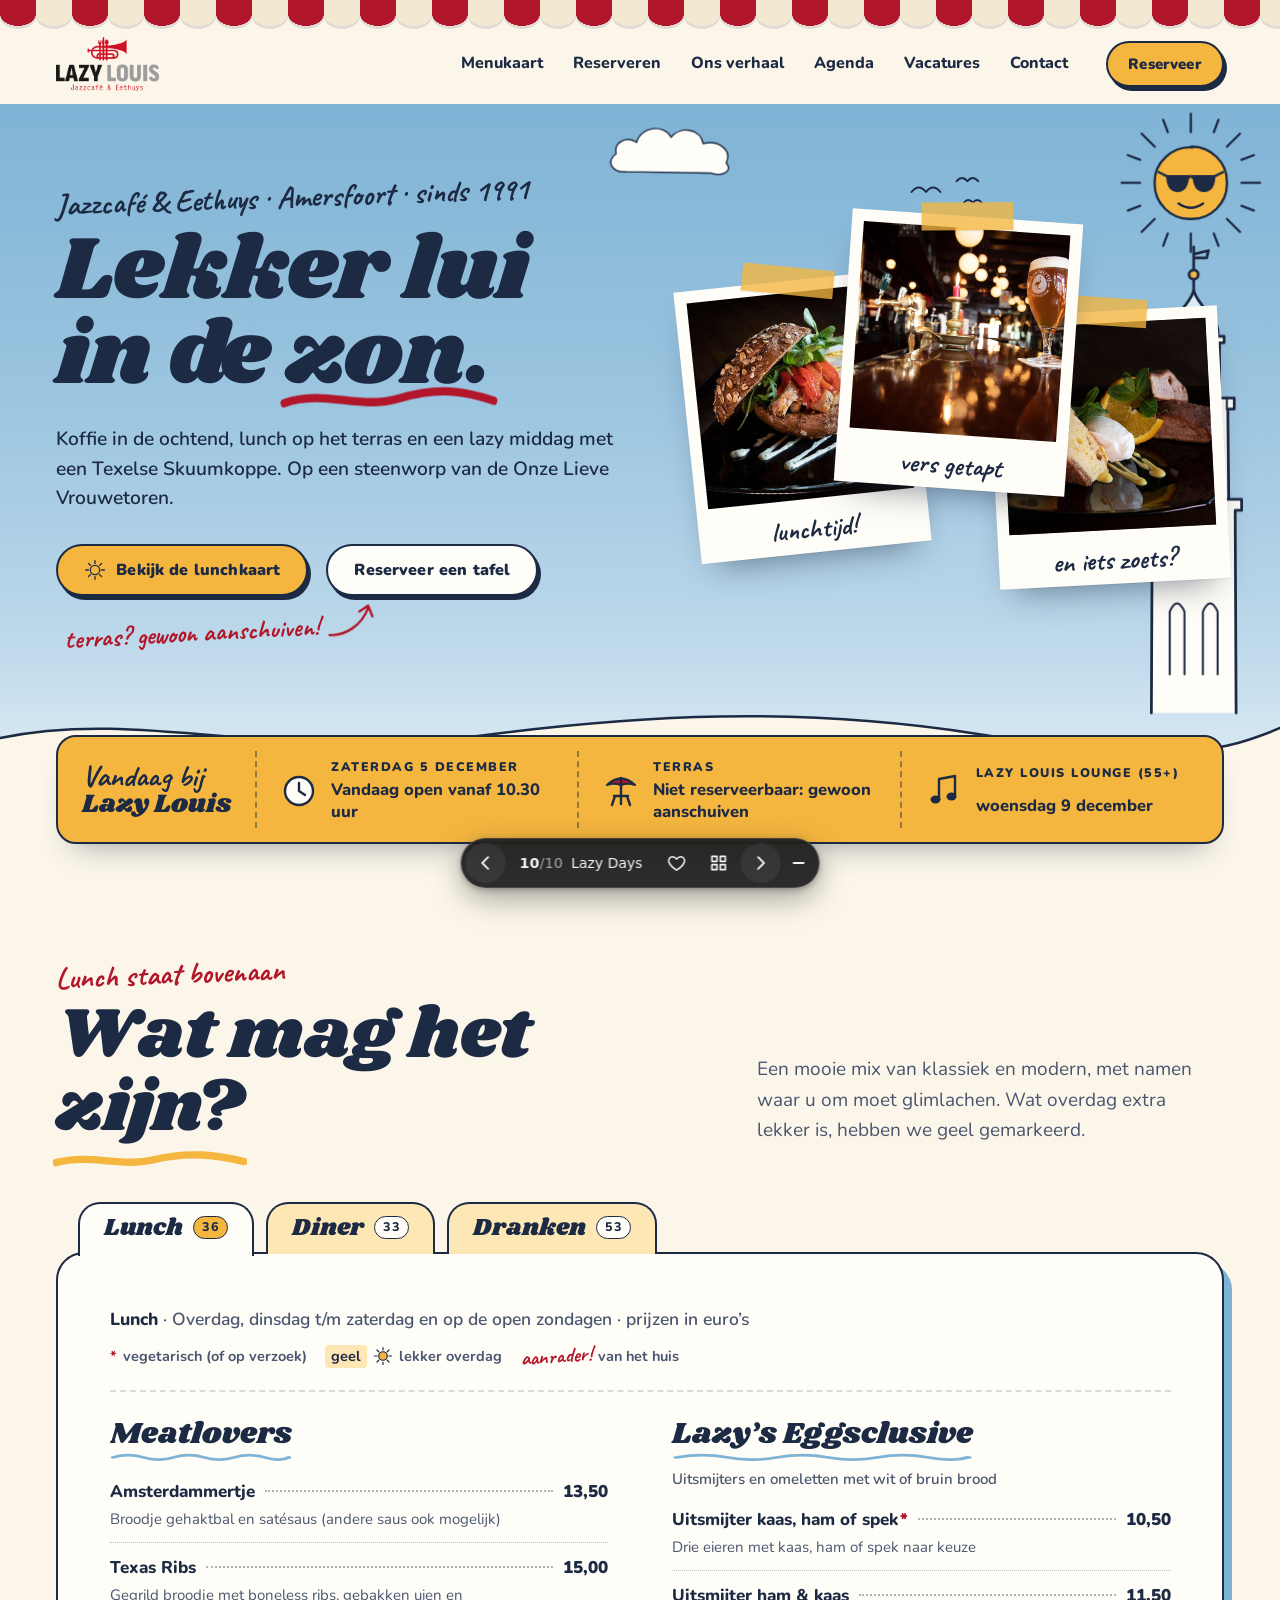
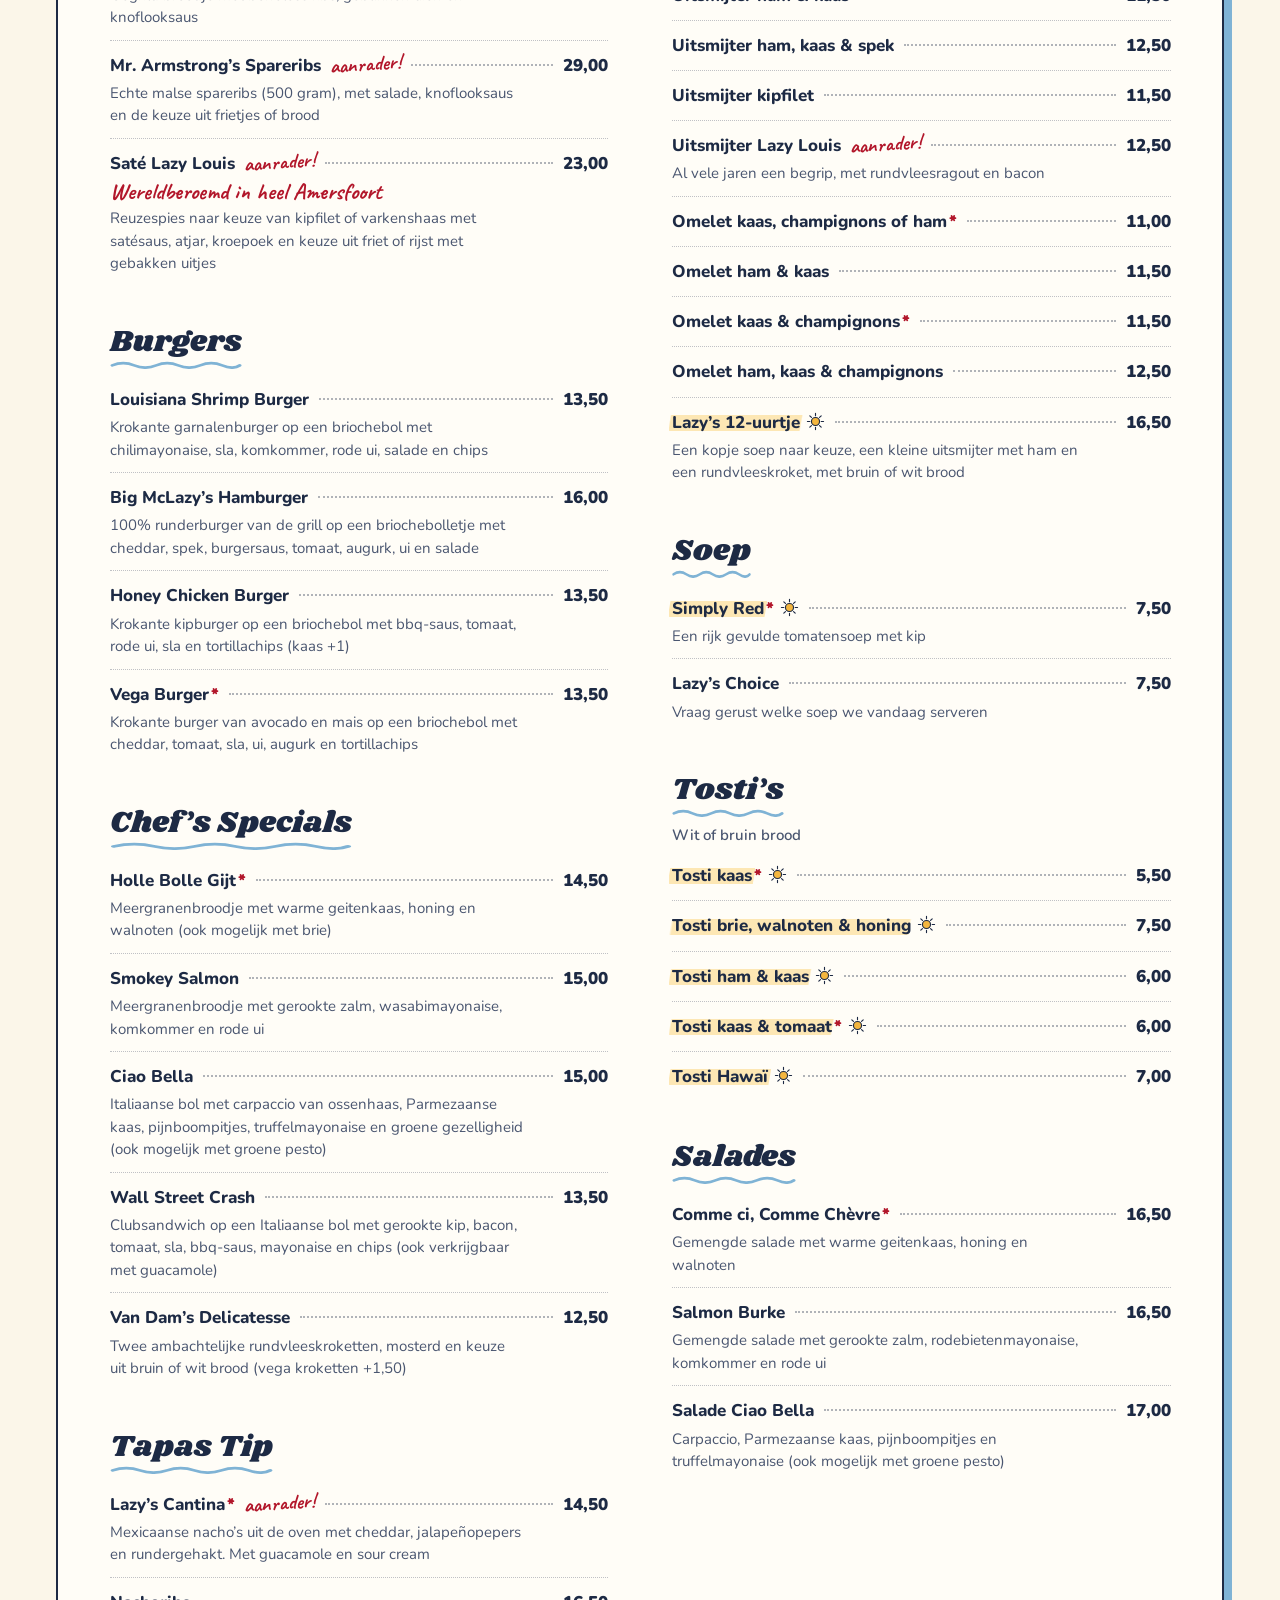
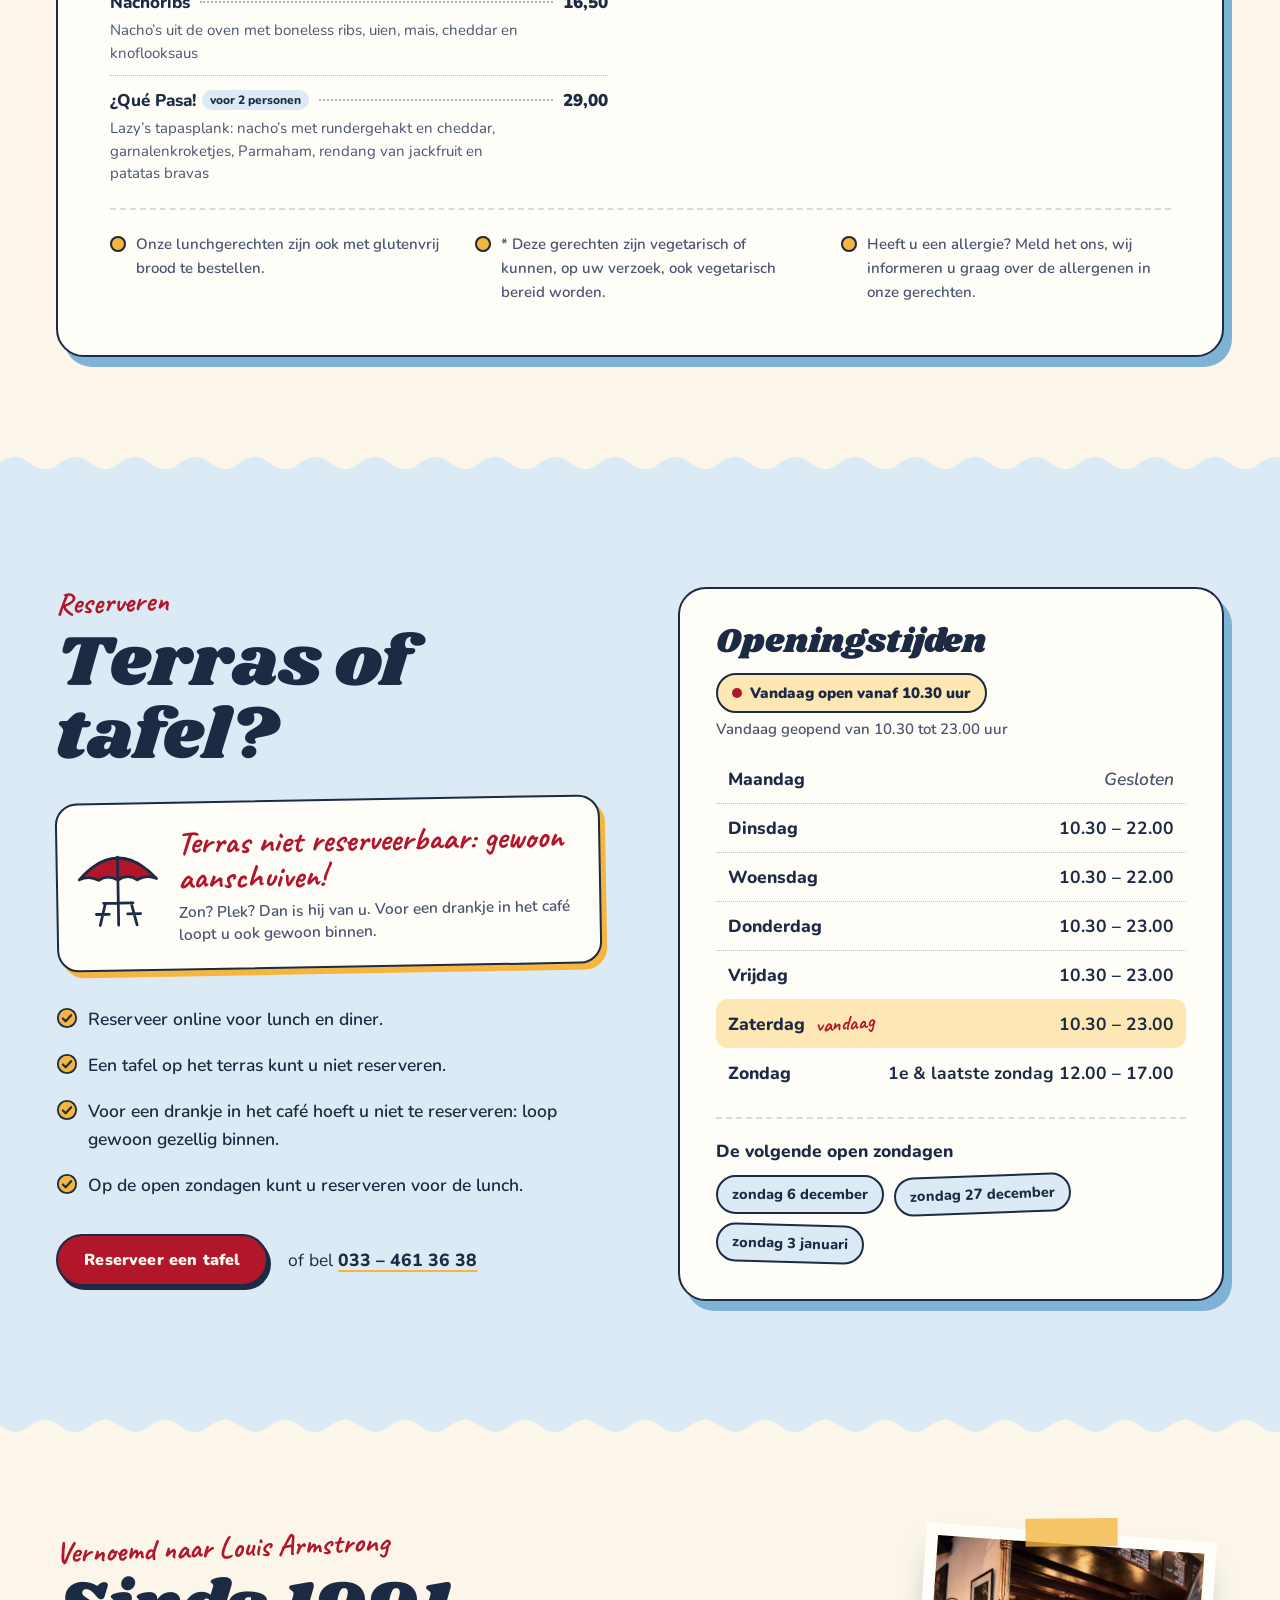
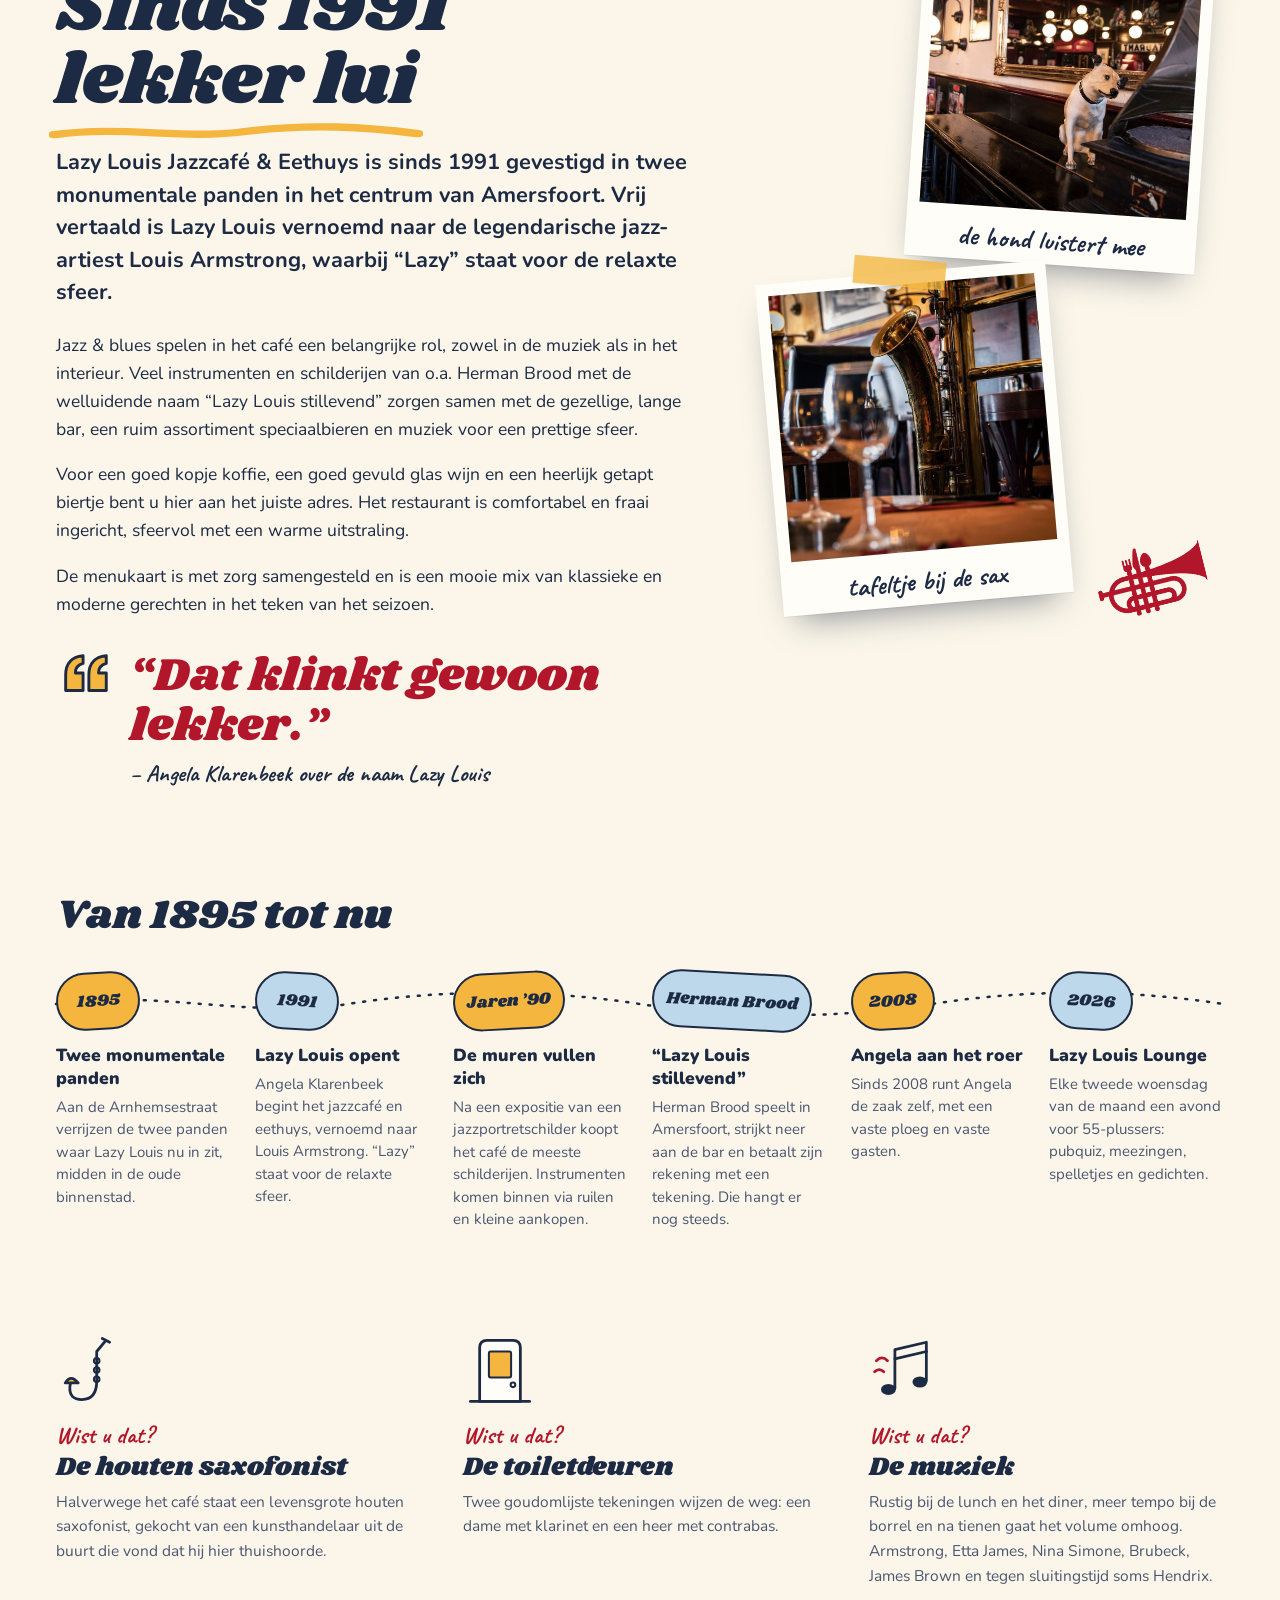
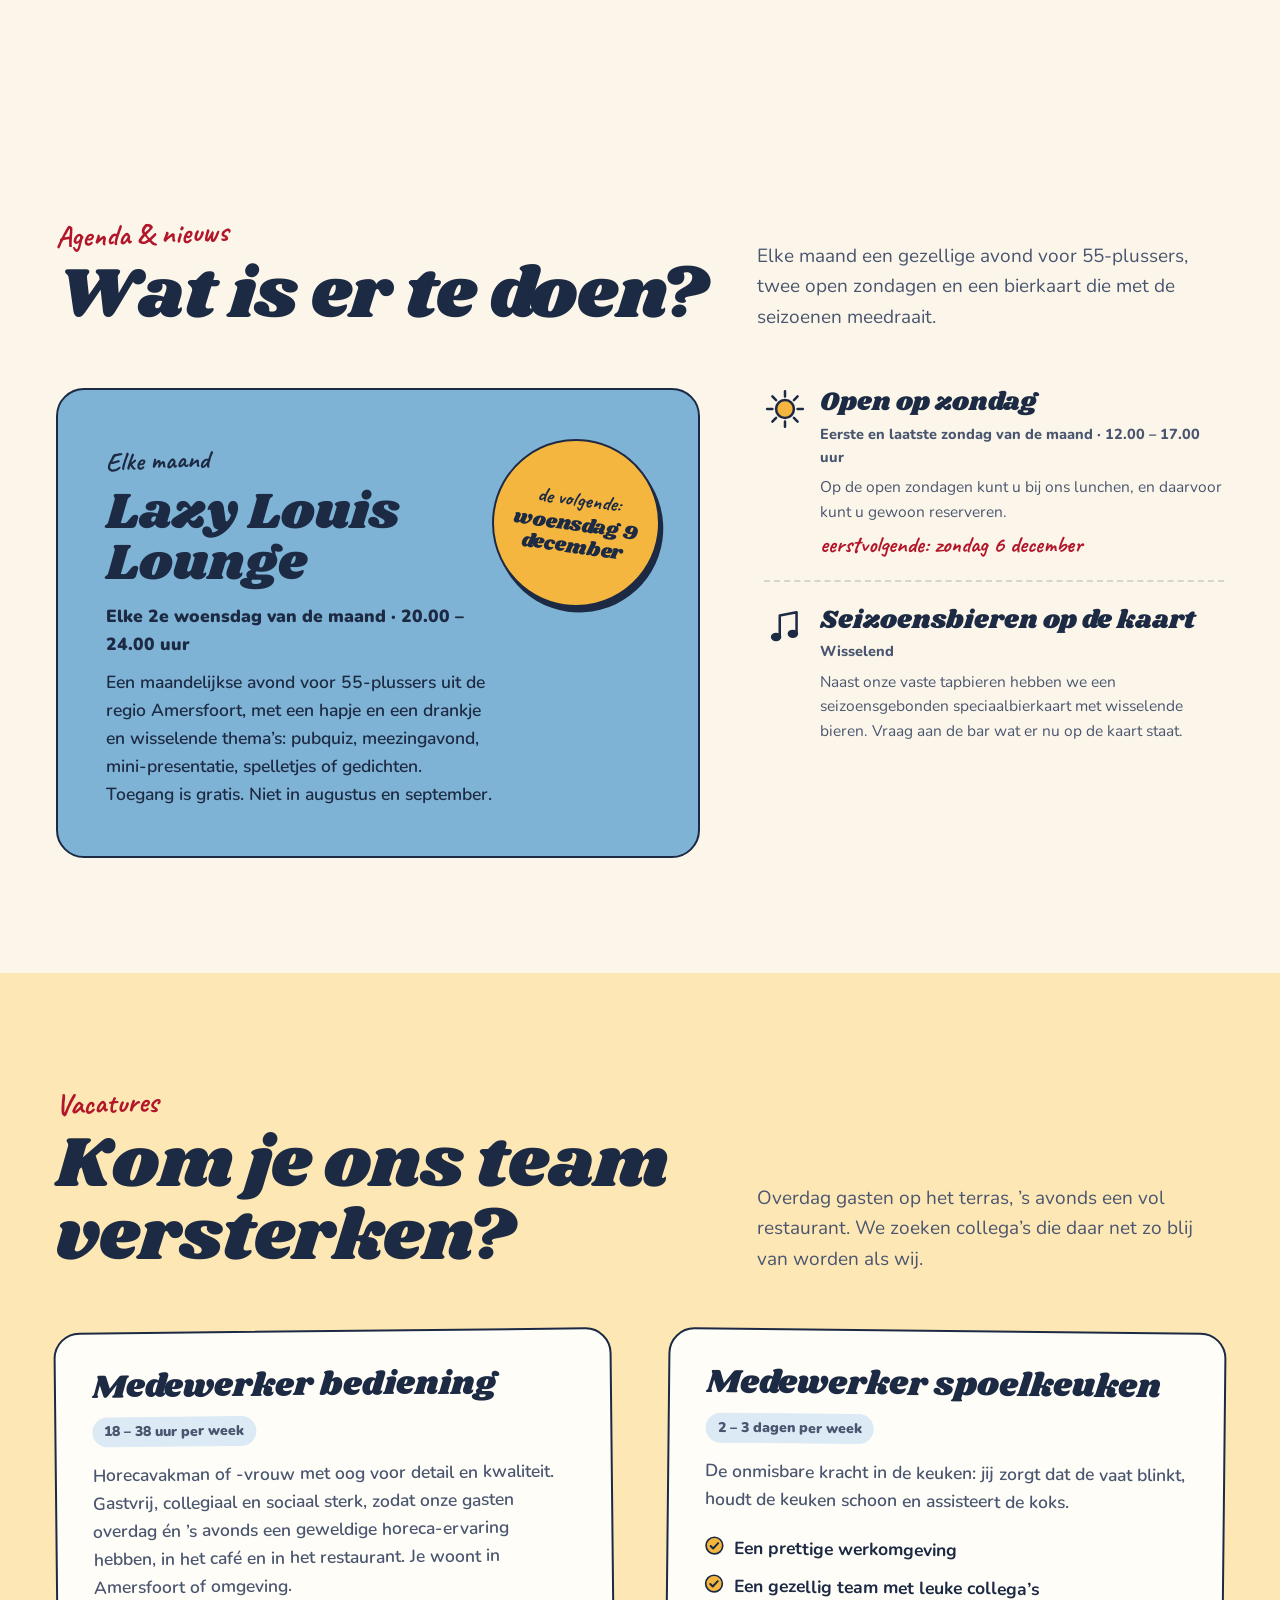
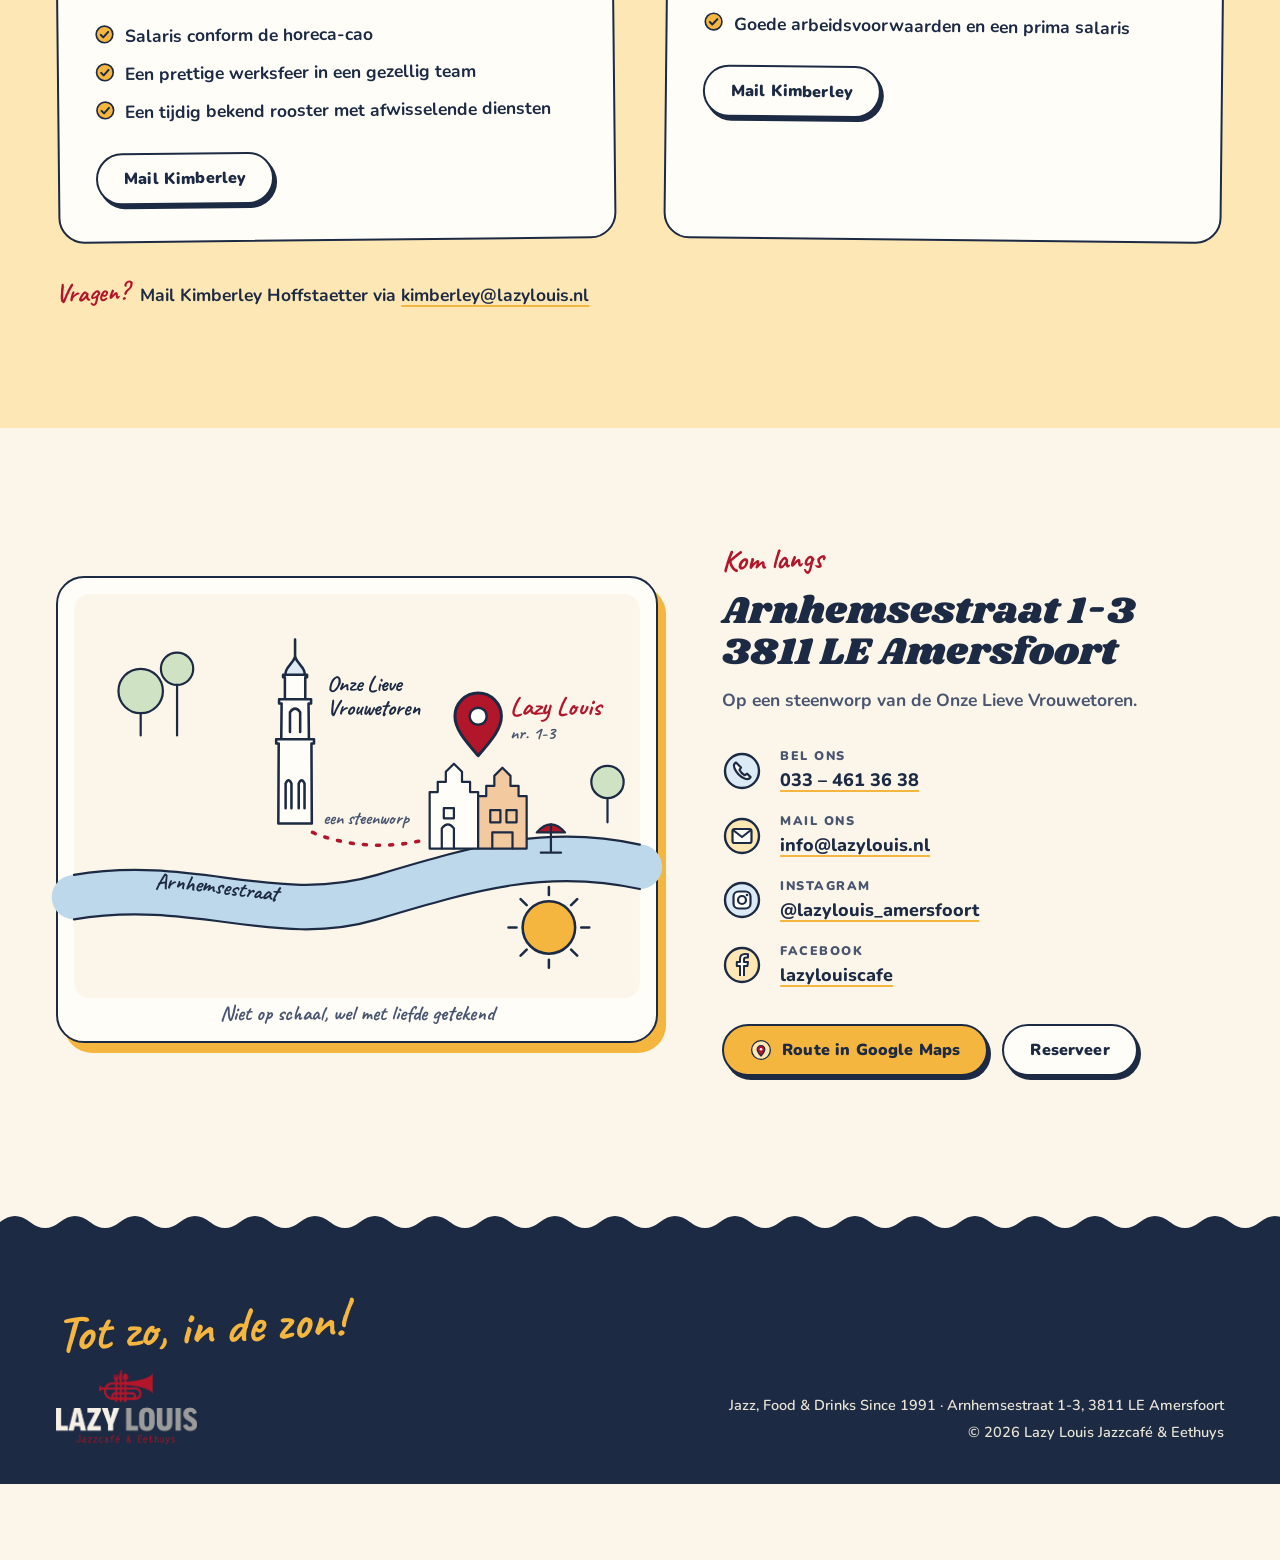
<file: 10-lazy-days.html>
<!doctype html>
<html lang="nl">
<head>
<meta charset="utf-8">
<meta name="viewport" content="width=device-width, initial-scale=1">
<title>Lazy Louis · Lazy Days</title>
<meta name="description" content="Lazy Louis Jazzcafé &amp; Eethuys in Amersfoort: koffie in de ochtend, lunch op het terras en een luie middag bij de Onze Lieve Vrouwetoren.">
<link rel="icon" href="assets/brand/trumpet.png">
<link rel="preconnect" href="https://fonts.googleapis.com">
<link rel="preconnect" href="https://fonts.gstatic.com" crossorigin>
<link rel="stylesheet" href="https://fonts.googleapis.com/css2?family=Shrikhand&family=Nunito:ital,wght@0,400;0,600;0,700;0,800;0,900;1,600&family=Caveat:wght@600;700&display=swap">
<link rel="stylesheet" href="book/book.css">
<style>
/* =========================================================================
   Lazy Days — the sunny side of Lazy Louis.
   Warm white paper, a sky, a sunflower sun and doodles that draw themselves.
   ========================================================================= */
:root {
  color-scheme: light;
  --paper: #fbf6e9;
  --sheet: #fffdf7;
  --sky: #7fb3d5;
  --sky-2: #bcd8ea;
  --sky-3: #dbeaf4;
  --sun: #f4b63f;
  --sun-2: #fde7b4;
  --red: #b2162a;
  --ink: #1d2a44;
  --ink-2: #4a5670;
  --line: rgba(29, 42, 68, .16);
  --display: "Shrikhand", "Cooper Black", "Georgia", serif;
  --body: "Nunito", "Avenir Next", "Segoe UI", "Helvetica Neue", Arial, sans-serif;
  --hand: "Caveat", "Segoe Print", "Bradley Hand", "Comic Sans MS", cursive;
  --gutter: clamp(16px, 4.4vw, 64px);
  --max: 1280px;
  --wobble: cubic-bezier(.34, 1.56, .64, 1);
}
*, *::before, *::after { box-sizing: border-box; }
html { -webkit-text-size-adjust: 100%; scroll-behavior: smooth; scroll-padding-top: 104px; }
body {
  margin: 0;
  background: var(--paper);
  color: var(--ink);
  font: 400 17.5px/1.6 var(--body);
  -webkit-font-smoothing: antialiased;
  overflow-x: clip;
}
img { display: block; max-width: 100%; }
a { color: inherit; text-decoration-thickness: 2px; text-underline-offset: .2em; text-decoration-color: var(--sun); }
a:hover { text-decoration-color: var(--red); }
button { font: inherit; color: inherit; }
h1, h2, h3, h4, p, ul, ol, figure, blockquote, address { margin: 0; }
ul, ol { padding: 0; list-style: none; }
address { font-style: normal; }
::selection { background: var(--sun); color: var(--ink); }
:focus-visible { outline: 3px solid var(--red); outline-offset: 3px; border-radius: 6px; }
.sr-only { position: absolute !important; width: 1px; height: 1px; margin: -1px; padding: 0; overflow: hidden; clip: rect(0 0 0 0); white-space: nowrap; border: 0; }
.skip { position: absolute; left: 12px; top: -60px; z-index: 100; background: var(--ink); color: var(--paper); padding: 10px 16px; border-radius: 999px; font-weight: 800; text-decoration: none; }
.skip:focus { top: 12px; }
.wrap { max-width: var(--max); margin: 0 auto; padding: 0 var(--gutter); }

.hand { font-family: var(--hand); font-weight: 700; }
.kick { display: inline-block; font: 700 clamp(24px, 2.4vw, 30px)/1 var(--hand); color: var(--red); transform: rotate(-2deg); margin-bottom: 10px; }
.h2 { font: 400 clamp(40px, 5.6vw, 76px)/1.02 var(--display); letter-spacing: -.005em; color: var(--ink); }
.h2 .u { position: relative; white-space: nowrap; }
.h2 .u::after {
  content: ""; position: absolute; left: -2%; right: -2%; bottom: -.12em; height: .3em; z-index: -1;
  background: url("data:image/svg+xml,%3Csvg xmlns='http://www.w3.org/2000/svg' viewBox='0 0 200 20' preserveAspectRatio='none'%3E%3Cpath d='M3 13 C 40 4, 70 18, 105 10 S 170 6, 197 12' fill='none' stroke='%23f4b63f' stroke-width='7' stroke-linecap='round'/%3E%3C/svg%3E") center / 100% 100% no-repeat;
}
.lead { font-size: 19px; color: var(--ink-2); max-width: 54ch; }

/* Buttons: stickers ------------------------------------------------------ */
.btn {
  display: inline-flex; align-items: center; justify-content: center; gap: 10px;
  min-height: 52px; padding: 0 26px;
  background: var(--sun); color: var(--ink);
  border: 2.5px solid var(--ink); border-radius: 999px; cursor: pointer;
  font: 900 16px/1 var(--body); letter-spacing: .01em; text-decoration: none;
  box-shadow: 3px 4px 0 var(--ink);
  transition: transform .25s var(--wobble), box-shadow .2s ease;
}
.btn:hover { transform: translate(-1px, -2px) rotate(-1.5deg); box-shadow: 5px 6px 0 var(--ink); }
.btn:active { transform: translate(2px, 3px); box-shadow: 1px 1px 0 var(--ink); }
.btn-paper { background: var(--sheet); }
.btn-red { background: var(--red); color: var(--paper); }
.btn svg { width: 22px; height: 22px; flex: 0 0 auto; }

/* Header with awning ----------------------------------------------------- */
.site-head { position: sticky; top: 0; z-index: 40; background: var(--paper); }
.awning-wrap { filter: drop-shadow(0 3px 0 rgba(29, 42, 68, .12)); }
.awning {
  height: 26px; position: relative;
  background: repeating-linear-gradient(90deg, var(--red) 0 36px, #f3e9d2 36px 72px);
  -webkit-mask: radial-gradient(18px 12px at 18px 14px, #000 98%, transparent) 0 0 / 36px 26px repeat-x, linear-gradient(#000, #000) 0 0 / 100% 14px no-repeat;
          mask: radial-gradient(18px 12px at 18px 14px, #000 98%, transparent) 0 0 / 36px 26px repeat-x, linear-gradient(#000, #000) 0 0 / 100% 14px no-repeat;
}
.head-inner { display: flex; align-items: center; gap: 24px; min-height: 76px; }
.brand { flex: 0 0 auto; display: block; border-radius: 8px; transition: transform .3s var(--wobble); }
.brand:hover { transform: rotate(-3deg); }
.brand img { height: 54px; width: auto; }
.site-nav { margin-left: auto; }
.site-nav ul { display: flex; align-items: center; gap: 2px; }
.site-nav a {
  display: block; padding: 10px 14px; border-radius: 999px;
  font-weight: 800; font-size: 16px; text-decoration: none;
  transition: background-color .2s ease, transform .25s var(--wobble);
}
.site-nav a:hover { background: var(--sun-2); transform: rotate(-2deg); }
.head-cta { flex: 0 0 auto; min-height: 46px; padding: 0 20px; font-size: 15px; }
.nav-toggle { display: none; }
.head-shadow { height: 0; border-bottom: 2px dashed transparent; transition: border-color .3s ease; }
.site-head.is-scrolled .head-shadow { border-bottom-color: var(--line); }

@media (max-width: 1023px) {
  .head-inner { gap: 10px; min-height: 64px; }
  .brand img { height: 42px; }
  .head-cta { margin-left: auto; min-height: 42px; padding: 0 16px; font-size: 14px; box-shadow: 2px 3px 0 var(--ink); }
  .nav-toggle {
    display: inline-grid; place-items: center; width: 46px; height: 46px; flex: 0 0 auto;
    border: 2.5px solid var(--ink); border-radius: 50%; background: var(--sheet); cursor: pointer;
  }
  .nav-toggle svg { width: 24px; height: 24px; }
  .nav-toggle .x { display: none; }
  .nav-toggle[aria-expanded="true"] .x { display: block; }
  .nav-toggle[aria-expanded="true"] .bars { display: none; }
  .site-nav {
    position: fixed; left: 0; right: 0; top: 90px; bottom: 0; z-index: 39;
    margin: 0; padding: 18px var(--gutter) 120px; overflow-y: auto;
    background: var(--sky-3);
  }
  .site-nav[hidden] { display: none; }
  .site-nav ul { flex-direction: column; align-items: stretch; gap: 4px; }
  .site-nav a { font: 400 34px/1.15 var(--display); padding: 10px 4px; border-radius: 12px; }
  .site-nav a:hover { transform: none; background: transparent; color: var(--red); }
  .nav-note { display: block; margin-top: 18px; font: 700 26px/1.2 var(--hand); color: var(--red); transform: rotate(-2deg); }
}
@media (min-width: 1024px) {
  .site-nav[hidden] { display: block; }
  .nav-note { display: none; }
}

/* Doodles ---------------------------------------------------------------- */
.doodle { overflow: visible; }
.doodle .s { fill: none; stroke: var(--ink); stroke-width: 3; stroke-linecap: round; stroke-linejoin: round; }
.doodle .thin { stroke-width: 2.2; }
.doodle .f-sun { fill: var(--sun); }
.doodle .f-paper { fill: var(--sheet); }
.doodle .f-ink { fill: var(--ink); }
.doodle .f-sky { fill: var(--sky-3); }
.doodle .f-green { fill: #cfe3c4; }
.doodle .f-roof { fill: #f3c9a0; }
.doodle .f-red { fill: var(--red); }
.doodle .s-red { stroke: var(--red); }
.doodle .s-sun { stroke: var(--sun); }
.doodle .s-sky { stroke: var(--sky); }
.draw { stroke-dasharray: 1 1; stroke-dashoffset: 0; }
html.can-draw .draw { animation: draw var(--dur, 1.2s) cubic-bezier(.5, 0, .3, 1) both; animation-delay: var(--d, 0s); }
html.can-draw .pop { animation: pop .6s var(--wobble) both; animation-delay: var(--d, 0s); }
@keyframes draw { 0% { stroke-dashoffset: 1; opacity: 0; } 2% { opacity: 1; } 100% { stroke-dashoffset: 0; opacity: 1; } }
@keyframes pop { 0% { opacity: 0; transform: scale(.6); } 100% { opacity: 1; transform: none; } }
.pop { transform-box: fill-box; transform-origin: center; }

/* Hero ------------------------------------------------------------------- */
.hero {
  position: relative; overflow: clip;
  background: linear-gradient(180deg, var(--sky) 0%, #9cc5e0 45%, var(--sky-2) 80%, var(--sky-3) 100%);
  padding-bottom: 70px;
}
.hero-inner { position: relative; z-index: 2; display: grid; grid-template-columns: minmax(0, 11fr) minmax(0, 10fr); gap: 40px; align-items: center; padding-top: clamp(40px, 6vw, 84px); padding-bottom: clamp(30px, 4vw, 56px); }
.hero-copy { position: relative; z-index: 3; }
.hero-kick { font: 700 clamp(25px, 2.4vw, 32px)/1.1 var(--hand); color: var(--ink); transform: rotate(-2deg); display: inline-block; margin-bottom: 14px; }
.hero h1 { font: 400 clamp(56px, 7vw, 108px)/.95 var(--display); letter-spacing: -.01em; color: var(--ink); }
.hero h1 .line { display: block; }
.hero h1 .zon { position: relative; display: inline-block; }
.hero h1 .zon svg { position: absolute; left: -4%; right: -4%; bottom: -.16em; width: 108%; height: .32em; }
.hero-lede { margin-top: 26px; font-size: clamp(18px, 1.5vw, 21px); line-height: 1.55; max-width: 34em; color: var(--ink); font-weight: 600; }
.hero-cta { display: flex; flex-wrap: wrap; gap: 16px 18px; align-items: center; margin-top: 30px; }
.hero-note { position: relative; display: inline-flex; align-items: flex-start; gap: 6px; margin-top: 22px; margin-left: 8px; font: 700 26px/1.1 var(--hand); color: var(--red); transform: rotate(-3deg); }
.hero-note svg { width: 56px; height: 40px; margin-top: -12px; }

.polaroids { position: relative; height: clamp(380px, 31vw, 450px); }
.pola {
  position: absolute; width: 56%; margin: 0;
  background: var(--sheet); padding: 12px 12px 54px;
  box-shadow: 0 1px 0 rgba(0, 0, 0, .05), 0 18px 34px -16px rgba(29, 42, 68, .55);
  transform: rotate(var(--r, 0deg));
  transition: transform .45s var(--wobble), box-shadow .3s ease;
}
.pola img { width: 100%; height: auto; aspect-ratio: 1 / 1; object-fit: cover; background: #222; }
.pola figcaption { position: absolute; left: 12px; right: 12px; bottom: 10px; font: 700 27px/1 var(--hand); color: var(--ink); text-align: center; }
.pola::before {
  content: ""; position: absolute; left: 50%; top: -14px; width: 92px; height: 28px; margin-left: -46px;
  background: rgba(244, 182, 63, .78); transform: rotate(calc(var(--r, 0deg) * -1.6 + 2deg));
  box-shadow: 0 1px 2px rgba(0, 0, 0, .08);
}
.pola:hover { transform: rotate(0deg) translateY(-6px) scale(1.02); z-index: 5; box-shadow: 0 26px 40px -16px rgba(29, 42, 68, .6); }
.pola.p1 { --r: -6deg; left: 0; top: 16%; z-index: 2; width: 43%; }
.pola.p2 { --r: 4deg; left: 29%; top: 0; z-index: 3; width: 43%; }
.pola.p3 { --r: -3deg; left: 57%; top: 24%; z-index: 1; width: 43%; }
.pola.p3 img { object-position: 50% 70%; }

.decor { position: absolute; inset: 0; z-index: 1; pointer-events: none; }
.decor .sun { position: absolute; right: max(1vw, calc((100vw - var(--max)) / 2 - 46px)); top: 2px; width: clamp(130px, 12vw, 180px); }
.decor .tower { position: absolute; right: max(1vw, calc((100vw - var(--max)) / 2 - 70px)); bottom: 56px; height: 72%; width: auto; aspect-ratio: 160 / 520; }
.decor .cloud-a { position: absolute; left: 47%; top: 14px; width: clamp(110px, 11vw, 170px); }
.decor .birds { position: absolute; right: 22%; top: 70px; width: 90px; }
.hero-wave { position: absolute; left: 0; right: 0; bottom: -1px; height: 72px; width: 100%; z-index: 2; }

@media (max-width: 960px) {
  .hero-inner { grid-template-columns: 1fr; gap: 26px; }
  .polaroids { height: clamp(300px, 70vw, 460px); max-width: 560px; }
  .decor .tower { height: 52%; bottom: 60px; right: 2vw; }
  .decor .sun { width: 110px; top: 10px; right: 10px; }
  .decor .cloud-a { left: auto; right: 34%; top: 14px; width: 110px; }
  .decor .birds { right: 36%; top: 120px; width: 60px; }
}
@media (max-width: 520px) {
  .hero { padding-bottom: 60px; }
  .hero h1 { font-size: clamp(52px, 15vw, 66px); }
  .hero-kick { font-size: 24px; max-width: 70%; }
  .polaroids { height: 300px; margin-right: 8px; }
  .pola { padding: 8px 8px 38px; }
  .pola figcaption { font-size: 21px; bottom: 7px; }
  .pola::before { width: 64px; margin-left: -32px; height: 22px; top: -10px; }
  .decor .tower { height: 300px; bottom: 58px; right: -18px; }
  .decor .sun { width: 92px; right: 6px; top: 6px; }
  .decor .cloud-a { right: 30%; width: 90px; top: 8px; }
  .decor .birds { display: none; }
  .hero-note { font-size: 23px; }
}

/* Vandaag strip ---------------------------------------------------------- */
.today { position: relative; z-index: 3; margin-top: -34px; }
.ticket {
  position: relative;
  background: var(--sun); color: var(--ink);
  border-radius: 20px;
  display: grid; grid-template-columns: auto repeat(3, minmax(0, 1fr)); align-items: stretch;
  box-shadow: 0 18px 30px -18px rgba(29, 42, 68, .45);
  border: 2.5px solid var(--ink);
}
.ticket > * { padding: 20px 24px; position: relative; }
.ticket > * + *::before { content: ""; position: absolute; left: 0; top: 14px; bottom: 14px; border-left: 2.5px dashed rgba(29, 42, 68, .45); }
.t-head { display: flex; flex-direction: column; justify-content: center; }
.t-head .hand { font-size: 30px; line-height: 1; color: var(--ink); }
.t-head b { font: 400 26px/1.05 var(--display); }
.t-item { display: grid; grid-template-columns: 40px minmax(0, 1fr); gap: 2px 12px; align-items: center; }
.t-item svg { grid-row: span 2; width: 40px; height: 40px; }
.t-item .t-lbl { font-size: 12.5px; font-weight: 900; letter-spacing: .12em; text-transform: uppercase; }
.t-item .t-val { font-weight: 800; font-size: 16.5px; line-height: 1.3; }
.t-item .t-val.is-open::before { content: ""; display: inline-block; width: 10px; height: 10px; border-radius: 50%; background: #1f7a4a; box-shadow: 0 0 0 2px var(--sheet); margin-right: 8px; vertical-align: 1px; }
@media (max-width: 1000px) {
  .ticket { grid-template-columns: repeat(2, minmax(0, 1fr)); }
  .t-head { grid-column: 1 / -1; flex-direction: row; align-items: baseline; gap: 12px; flex-wrap: wrap; padding-bottom: 8px; }
  .ticket > .t-head + *::before { display: none; }
  .ticket > :nth-child(4)::before { left: 24px; right: 24px; top: 0; bottom: auto; border-left: 0; border-top: 2.5px dashed rgba(29, 42, 68, .45); }
  .ticket > :nth-child(3)::before { top: 14px; }
}
@media (max-width: 560px) {
  .ticket { grid-template-columns: 1fr; }
  .ticket > * { padding: 14px 18px; }
  .ticket > * + *::before { left: 18px; right: 18px; top: 0; bottom: auto; border-left: 0; border-top: 2.5px dashed rgba(29, 42, 68, .45); }
  .ticket > .t-head + *::before { display: block; }
  .ticket > :nth-child(4)::before { left: 18px; right: 18px; }
}

/* Sections --------------------------------------------------------------- */
.sec { padding: clamp(72px, 9vw, 124px) 0; position: relative; }
.sec-head { display: grid; grid-template-columns: minmax(0, 7fr) minmax(0, 5fr); gap: 18px 48px; align-items: end; margin-bottom: clamp(32px, 4.5vw, 56px); }
.sec-head .lead { justify-self: end; }
@media (max-width: 860px) { .sec-head { grid-template-columns: 1fr; } .sec-head .lead { justify-self: start; } }

/* Menu ------------------------------------------------------------------- */
.menu-title-wrap { position: relative; }
.menu-doodles { position: absolute; right: -10px; top: -46px; width: 150px; height: 90px; }
.tabs { display: flex; flex-wrap: wrap; gap: 12px; margin-bottom: -2px; position: relative; z-index: 2; padding-left: 22px; }
.tab {
  display: inline-flex; align-items: center; gap: 10px;
  padding: 12px 24px 14px; border: 2.5px solid var(--ink); border-bottom: 0; border-radius: 22px 22px 0 0;
  background: var(--sun-2); cursor: pointer; font: 400 24px/1 var(--display); color: var(--ink);
  transition: transform .25s var(--wobble), background-color .2s ease;
  transform-origin: bottom center;
}
.tab:hover { transform: rotate(-2deg) translateY(-2px); }
.tab small { font: 800 12.5px/1 var(--body); letter-spacing: .04em; background: var(--sheet); border-radius: 999px; padding: 4px 8px; border: 1.5px solid var(--ink); }
.tab[aria-selected="true"] { background: var(--sheet); transform: none; padding-bottom: 16px; margin-bottom: -2px; }
.tab[aria-selected="true"] small { background: var(--sun); }
.sheet {
  position: relative; background: var(--sheet); border: 2.5px solid var(--ink); border-radius: 28px;
  padding: clamp(24px, 4vw, 52px);
  box-shadow: 8px 10px 0 var(--sky);
}
.panel-top { display: flex; flex-wrap: wrap; justify-content: space-between; gap: 12px 30px; align-items: center; padding-bottom: 22px; margin-bottom: 26px; border-bottom: 2.5px dashed var(--line); }
.served { font-weight: 800; }
.served span { font-weight: 600; color: var(--ink-2); }
.legend { display: flex; flex-wrap: wrap; gap: 8px 18px; font-size: 14.5px; font-weight: 700; color: var(--ink-2); }
.legend > span { display: inline-flex; align-items: center; gap: 6px; }
.legend .mk { padding: 0 6px; border-radius: 4px; background: var(--sun-2); color: var(--ink); }
.legend svg { width: 20px; height: 20px; }
.cols { columns: 2; column-gap: clamp(32px, 5vw, 72px); }
.msec { break-inside: avoid; margin-bottom: 40px; }
.msec h3 { display: inline-block; font: 400 30px/1.1 var(--display); color: var(--ink); padding-bottom: 10px; margin-bottom: 6px;
  background: url("data:image/svg+xml,%3Csvg xmlns='http://www.w3.org/2000/svg' viewBox='0 0 120 10' preserveAspectRatio='none'%3E%3Cpath d='M2 6 Q 12 1, 22 6 T 42 6 T 62 6 T 82 6 T 102 6 T 118 6' fill='none' stroke='%237fb3d5' stroke-width='3' stroke-linecap='round'/%3E%3C/svg%3E") left bottom / 100% 9px no-repeat; }
.msec-intro { font-size: 15px; color: var(--ink-2); font-weight: 600; margin-bottom: 4px; }
.it { padding: 11px 0; }
.it + .it { border-top: 1.5px dotted rgba(29, 42, 68, .28); }
.it-row { display: flex; align-items: baseline; gap: 10px; }
.it-name { font-weight: 800; font-size: 17px; line-height: 1.35; }
.it-name .nm { padding: 0 3px; margin: 0 -3px; border-radius: 4px; }
.it.is-day .it-name .nm { background: linear-gradient(100deg, transparent 0 1%, var(--sun-2) 2% 97%, transparent 98%) 0 62% / 100% 70% no-repeat; }
.it-name .sunmark { display: inline-block; width: 19px; height: 19px; vertical-align: -3px; margin-left: 6px; }
.it-name .veg { color: var(--red); font-weight: 900; text-decoration: none; margin-left: 2px; }
.it-sig { font: 700 21px/1 var(--hand); color: var(--red); display: inline-block; transform: rotate(-4deg); margin-left: 8px; white-space: nowrap; }
.it-fill { flex: 1 1 auto; min-width: 16px; border-bottom: 2px dotted rgba(29, 42, 68, .35); transform: translateY(-5px); }
.it-price { font-weight: 900; font-size: 17px; font-variant-numeric: tabular-nums; white-space: nowrap; }
.it-two { display: inline-block; font-size: 12px; font-weight: 800; background: var(--sky-3); border-radius: 999px; padding: 2px 8px; margin-left: 6px; vertical-align: 2px; white-space: nowrap; }
.it-tag { font: 700 23px/1.1 var(--hand); color: var(--red); margin-top: 2px; }
.it-desc { font-size: 15px; line-height: 1.5; color: var(--ink-2); margin-top: 3px; max-width: 46ch; }
.it-extras { margin-top: 5px; }
.it-extras li { display: flex; gap: 10px; align-items: baseline; font-size: 15px; font-weight: 700; color: var(--ink-2); }
.it-extras li .it-fill { border-bottom-width: 1.5px; }
.it-extras li b { color: var(--ink); font-weight: 900; font-variant-numeric: tabular-nums; }
.notes { margin-top: 12px; padding-top: 22px; border-top: 2.5px dashed var(--line); display: grid; grid-template-columns: repeat(auto-fit, minmax(240px, 1fr)); gap: 10px 36px; font-size: 15px; color: var(--ink-2); font-weight: 600; }
.notes li { position: relative; padding-left: 26px; }
.notes li::before { content: ""; position: absolute; left: 0; top: .32em; width: 16px; height: 16px; border-radius: 50%; background: var(--sun); box-shadow: inset 0 0 0 2px var(--ink); }
[role="tabpanel"]:focus-visible { outline-offset: 10px; }
@media (max-width: 900px) { .cols { columns: 1; } }
@media (max-width: 520px) {
  .tabs { padding-left: 10px; gap: 6px; }
  .tab { font-size: 19px; padding: 10px 14px 12px; gap: 6px; border-radius: 16px 16px 0 0; }
  .tab small { display: none; }
  .sheet { border-radius: 20px; padding: 22px 16px; box-shadow: 5px 6px 0 var(--sky); }
  .menu-doodles { display: none; }
  .it-name { font-size: 16px; }
}

/* Terras & reserveren ---------------------------------------------------- */
.terras { background: var(--sky-3); }
.terras::before, .terras::after {
  content: ""; position: absolute; left: 0; right: 0; height: 22px;
  background: url("data:image/svg+xml,%3Csvg xmlns='http://www.w3.org/2000/svg' viewBox='0 0 120 22' preserveAspectRatio='none'%3E%3Cpath d='M0 22 V12 Q 15 0 30 12 T 60 12 T 90 12 T 120 12 V22 Z' fill='%23dbeaf4'/%3E%3C/svg%3E") 0 0 / 120px 22px repeat-x;
}
.terras::before { top: -21px; }
.terras::after { bottom: -21px; transform: scaleY(-1); }
.terras-grid { display: grid; grid-template-columns: minmax(0, 6fr) minmax(0, 6fr); gap: clamp(36px, 6vw, 96px); align-items: start; }
.big-note {
  position: relative; margin: 26px 0 28px; padding: 22px 26px 22px 120px; min-height: 120px;
  background: var(--sheet); border: 2.5px solid var(--ink); border-radius: 22px; box-shadow: 5px 6px 0 var(--sun);
  transform: rotate(-1deg);
}
.big-note svg { position: absolute; left: 14px; top: 50%; width: 92px; height: 92px; margin-top: -48px; }
.big-note p { font: 700 clamp(28px, 2.6vw, 34px)/1.05 var(--hand); color: var(--red); }
.big-note span { display: block; margin-top: 6px; font: 600 15.5px/1.45 var(--body); color: var(--ink-2); }
.reserve-lines li { position: relative; padding: 9px 0 9px 32px; font-weight: 600; }
.reserve-lines li svg { position: absolute; left: 0; top: 11px; width: 22px; height: 22px; }
.terras-cta { display: flex; flex-wrap: wrap; align-items: center; gap: 14px 20px; margin-top: 26px; }
.terras-cta .phone { font-weight: 800; }
.hours-card { background: var(--sheet); border: 2.5px solid var(--ink); border-radius: 28px; padding: clamp(22px, 3vw, 36px); box-shadow: 8px 10px 0 var(--sky); }
.hours-card h3 { font: 400 34px/1.05 var(--display); }
.status-pill { display: inline-flex; align-items: center; gap: 8px; margin: 12px 0 4px; padding: 6px 14px; border-radius: 999px; background: var(--sun-2); border: 2px solid var(--ink); font-weight: 900; font-size: 15px; }
.status-pill.is-open::before { content: ""; width: 10px; height: 10px; border-radius: 50%; background: #1f7a4a; }
.status-pill.is-closed::before { content: ""; width: 10px; height: 10px; border-radius: 50%; background: var(--red); }
.status-detail { color: var(--ink-2); font-weight: 600; font-size: 15px; margin-bottom: 14px; }
.hours li { position: relative; display: flex; justify-content: space-between; gap: 16px; align-items: baseline; padding: 10px 12px; border-top: 1.5px dotted rgba(29, 42, 68, .28); }
.hours li:first-child { border-top: 0; }
.hours .d { font-weight: 800; }
.hours .h { font-weight: 700; font-variant-numeric: tabular-nums; text-align: right; }
.hours li.is-closed .h { color: var(--ink-2); font-style: italic; font-weight: 600; }
.hours li.is-today { background: var(--sun-2); border-radius: 12px; border-top-color: transparent; }
.hours li.is-today + li { border-top-color: transparent; }
.hours li.is-today .d::after { content: "vandaag"; font: 700 21px/1 var(--hand); color: var(--red); margin-left: 10px; display: inline-block; transform: rotate(-4deg); }
.sundays { margin-top: 20px; padding-top: 18px; border-top: 2.5px dashed var(--line); }
.sundays p { font-weight: 800; }
.sundays ul { display: flex; flex-wrap: wrap; gap: 10px; margin-top: 10px; }
.sundays li { padding: 6px 14px; border-radius: 999px; background: var(--sky-3); font-weight: 800; font-size: 14.5px; border: 2px solid var(--ink); }
.sundays li:nth-child(2) { transform: rotate(-2deg); }
.sundays li:nth-child(3) { transform: rotate(1.5deg); }
@media (max-width: 900px) { .terras-grid { grid-template-columns: 1fr; } }
@media (max-width: 520px) {
  .big-note { padding: 18px 18px 18px 92px; }
  .big-note svg { width: 70px; height: 70px; left: 10px; margin-top: -36px; }
  .hours li { padding: 10px 8px; flex-wrap: wrap; }
  .hours .h { font-size: 15px; }
}

/* Story ------------------------------------------------------------------ */
.story-grid { display: grid; grid-template-columns: minmax(0, 7fr) minmax(0, 5fr); gap: clamp(40px, 6vw, 90px); align-items: start; }
.story-text p { margin-bottom: 1em; font-size: 17.5px; }
.story-text p:first-child { font-size: clamp(20px, 1.7vw, 23px); font-weight: 700; line-height: 1.5; }
.quote { margin: 34px 0 6px; position: relative; padding-left: 74px; }
.quote svg { position: absolute; left: 0; top: -6px; width: 58px; height: 58px; }
.quote blockquote { font: 400 clamp(32px, 3.6vw, 48px)/1.08 var(--display); color: var(--red); }
.quote p { margin-top: 10px; font: 700 23px/1.1 var(--hand); color: var(--ink); }
.story-photos { position: relative; min-height: 680px; }
.story-photos .pola { width: 64%; }
.story-photos .pola.s1 { --r: 4deg; right: 4%; top: 0; }
.story-photos .pola.s2 { --r: -5deg; left: 0; top: 50%; }
.story-photos .trumpet { position: absolute; right: 4%; bottom: 0; width: 110px; height: 67px; background: var(--red); -webkit-mask: url(assets/brand/trumpet.png) center / contain no-repeat; mask: url(assets/brand/trumpet.png) center / contain no-repeat; transform: rotate(-14deg); }
.timeline { margin-top: clamp(64px, 8vw, 110px); }
.timeline h3 { font: 400 clamp(32px, 3.2vw, 44px)/1.05 var(--display); margin-bottom: 34px; }
.tl-wrap { position: relative; }
.tl { position: relative; display: grid; grid-template-columns: repeat(6, minmax(0, 1fr)); gap: 0 24px; }
.tl-line { position: absolute; left: 0; right: 0; top: 17px; height: 30px; width: 100%; }
.tl li { position: relative; z-index: 1; }
.tl .y {
  display: inline-grid; place-items: center; min-width: 84px; min-height: 58px; padding: 8px 12px; margin-bottom: 14px; white-space: nowrap; max-width: 100%;
  border-radius: 999px; background: var(--sun); border: 2.5px solid var(--ink);
  font: 400 clamp(15px, 1.3vw, 19px)/1 var(--display); transform: rotate(var(--r, -3deg));
}
.tl li:nth-child(even) .y { --r: 3deg; background: var(--sky-2); }
.tl .tt { font-weight: 900; line-height: 1.3; margin-bottom: 6px; }
.tl .tx { font-size: 15px; line-height: 1.5; color: var(--ink-2); }
.wist { margin-top: clamp(64px, 8vw, 110px); display: grid; grid-template-columns: repeat(3, minmax(0, 1fr)); gap: 32px clamp(28px, 4vw, 60px); }
.wist svg { width: 74px; height: 74px; margin-bottom: 8px; }
.wist .k { font: 700 24px/1 var(--hand); color: var(--red); }
.wist h4 { font: 400 26px/1.1 var(--display); margin: 6px 0 8px; }
.wist p { font-size: 15.5px; color: var(--ink-2); }
@media (max-width: 960px) {
  .story-grid { grid-template-columns: 1fr; }
  .story-photos { min-height: 0; height: clamp(380px, 90vw, 560px); max-width: 520px; }
  .tl { grid-template-columns: 1fr 1fr; gap: 30px 24px; }
  .tl-line { display: none; }
  .wist { grid-template-columns: 1fr; }
}
@media (max-width: 520px) {
  .quote { padding-left: 0; padding-top: 52px; }
  .quote svg { width: 46px; height: 46px; top: 0; }
  .story-photos { height: clamp(460px, 128vw, 600px); }
  .story-photos .pola { width: 68%; }
  .story-photos .pola.s1 { right: 2%; }
  .story-photos .trumpet { width: 80px; height: 49px; }
  .tl .y { min-width: 74px; height: 54px; font-size: 18px; }
}

/* Agenda ----------------------------------------------------------------- */
.agenda { background: var(--paper); }
.agenda-grid { display: grid; grid-template-columns: minmax(0, 7fr) minmax(0, 5fr); gap: 28px clamp(32px, 5vw, 72px); align-items: start; }
.feature {
  position: relative; background: var(--sky); border: 2.5px solid var(--ink); border-radius: 28px;
  padding: clamp(26px, 4vw, 48px); padding-right: clamp(26px, 16vw, 230px); overflow: hidden;
}
.feature .k { font: 700 26px/1 var(--hand); color: var(--ink); display: inline-block; transform: rotate(-2deg); }
.feature h3 { font: 400 clamp(36px, 4vw, 56px)/1 var(--display); margin: 10px 0 12px; }
.feature .when { font-weight: 900; }
.feature p { font-weight: 600; color: var(--ink); margin-top: 10px; max-width: 46ch; }
.date-sticker {
  position: absolute; right: clamp(18px, 3vw, 40px); top: clamp(20px, 3vw, 40px); width: 168px; height: 168px; border-radius: 50%;
  background: var(--sun); border: 2.5px solid var(--ink); display: grid; place-content: center; text-align: center; padding: 14px;
  transform: rotate(8deg); box-shadow: 4px 5px 0 var(--ink);
}
.date-sticker small { font: 700 21px/1 var(--hand); }
.date-sticker strong { font: 400 20px/1.1 var(--display); margin-top: 4px; }
.news-list li { padding: 0 0 24px 56px; position: relative; }
.news-list li + li { padding-top: 24px; border-top: 2.5px dashed var(--line); }
.news-list svg { position: absolute; left: 0; width: 42px; height: 42px; top: 0; }
.news-list li + li svg { top: 24px; }
.news-list h3 { font: 400 26px/1.1 var(--display); }
.news-list .when { font-weight: 800; font-size: 14.5px; margin: 6px 0; }
.news-list p { color: var(--ink-2); font-size: 15.5px; }
.news-list .next { margin-top: 8px; font: 700 23px/1 var(--hand); color: var(--red); }
@media (max-width: 900px) { .agenda-grid { grid-template-columns: 1fr; } }
@media (max-width: 640px) {
  .feature { padding-right: clamp(22px, 5vw, 40px); padding-top: 150px; }
  .date-sticker { width: 132px; height: 132px; top: 16px; right: 18px; }
  .date-sticker strong { font-size: 16px; }
}

/* Jobs ------------------------------------------------------------------- */
.jobs { background: var(--sun-2); }
.jobs-grid { display: grid; grid-template-columns: repeat(2, minmax(0, 1fr)); gap: 28px clamp(28px, 4vw, 56px); }
.job { background: var(--sheet); border: 2.5px solid var(--ink); border-radius: 26px; padding: clamp(24px, 3vw, 36px); position: relative; }
.job:nth-child(1) { transform: rotate(-.6deg); }
.job:nth-child(2) { transform: rotate(.6deg); }
.job h3 { font: 400 clamp(28px, 2.6vw, 36px)/1.05 var(--display); }
.job .hrs { display: inline-block; margin: 12px 0 14px; padding: 4px 12px; border-radius: 999px; background: var(--sky-3); font-weight: 900; font-size: 14px; }
.job p { color: var(--ink-2); font-weight: 600; }
.job ul { margin: 16px 0 22px; }
.job li { position: relative; padding: 5px 0 5px 30px; font-weight: 700; }
.job li svg { position: absolute; left: 0; top: 7px; width: 20px; height: 20px; }
.apply { margin-top: 30px; font-weight: 700; }
.apply .hand { font-size: 26px; color: var(--red); display: inline-block; transform: rotate(-2deg); margin-right: 6px; }
@media (max-width: 860px) { .jobs-grid { grid-template-columns: 1fr; } .job:nth-child(n) { transform: none; } }

/* Contact ---------------------------------------------------------------- */
.contact-grid { display: grid; grid-template-columns: minmax(0, 6fr) minmax(0, 5fr); gap: clamp(36px, 5vw, 80px); align-items: center; }
.mapbox { background: var(--sheet); border: 2.5px solid var(--ink); border-radius: 28px; padding: 16px; box-shadow: 8px 10px 0 var(--sun); }
.mapbox svg { width: 100%; height: auto; display: block; }
.mapbox .map-txt { font: 700 22px var(--hand); fill: var(--ink); }
.mapbox .map-red { font: 700 26px var(--hand); fill: var(--red); }
.mapbox .map-small { font: 700 18px var(--hand); fill: var(--ink-2); }
.mapbox figcaption { font: 700 21px/1.1 var(--hand); color: var(--ink-2); text-align: center; margin-top: 4px; }
.addr { font: 400 clamp(30px, 3vw, 42px)/1.08 var(--display); margin: 8px 0 12px; }
.nearby { font-weight: 700; color: var(--ink-2); }
.c-list { margin: 24px 0 26px; }
.c-list li { display: grid; grid-template-columns: 44px minmax(0, 1fr); gap: 14px; align-items: center; padding: 8px 0; }
.c-list svg { width: 40px; height: 40px; }
.c-list .l { display: block; font-size: 12.5px; font-weight: 900; letter-spacing: .12em; text-transform: uppercase; color: var(--ink-2); }
.c-list a, .c-list span.v { font-weight: 800; font-size: 18px; overflow-wrap: anywhere; }
.c-actions { display: flex; flex-wrap: wrap; gap: 14px; }
@media (max-width: 900px) { .contact-grid { grid-template-columns: 1fr; } }

/* Footer ----------------------------------------------------------------- */
.site-foot { position: relative; background: var(--ink); color: var(--paper); padding: 70px 0 40px; margin-top: 40px; }
.site-foot::before {
  content: ""; position: absolute; left: 0; right: 0; top: -21px; height: 22px;
  background: url("data:image/svg+xml,%3Csvg xmlns='http://www.w3.org/2000/svg' viewBox='0 0 120 22' preserveAspectRatio='none'%3E%3Cpath d='M0 22 V12 Q 15 0 30 12 T 60 12 T 90 12 T 120 12 V22 Z' fill='%231d2a44'/%3E%3C/svg%3E") 0 0 / 120px 22px repeat-x;
}
.foot-grid { display: flex; flex-wrap: wrap; justify-content: space-between; align-items: flex-end; gap: 28px; }
.foot-bye { font: 700 clamp(34px, 4vw, 52px)/1 var(--hand); color: var(--sun); transform: rotate(-3deg); display: inline-block; margin-bottom: 18px; }
.site-foot img { height: 74px; width: auto; }
.foot-meta { text-align: right; font-weight: 600; font-size: 14.5px; color: #e9e4d6; }
.foot-meta a { color: var(--paper); }
.foot-meta p + p { margin-top: 4px; }
.site-foot :focus-visible { outline-color: var(--sun); }
@media (max-width: 620px) { .foot-meta { text-align: left; } }

/* Dialog ----------------------------------------------------------------- */
dialog.reserve {
  width: min(540px, calc(100vw - 32px)); max-height: calc(100dvh - 32px);
  padding: 0; border: 2.5px solid var(--ink); border-radius: 28px;
  background: var(--sheet); color: var(--ink);
  box-shadow: 8px 10px 0 var(--sun);
  overflow: auto;
}
dialog.reserve::backdrop { background: rgba(29, 42, 68, .55); }
dialog.reserve[open] { animation: dlg .5s var(--wobble); }
@keyframes dlg { from { opacity: 0; transform: translateY(24px) rotate(-2deg) scale(.96); } }
.dlg { padding: 34px clamp(20px, 5vw, 40px) 30px; position: relative; }
.dlg .k { font: 700 26px/1 var(--hand); color: var(--red); display: inline-block; transform: rotate(-2deg); }
.dlg h2 { font: 400 clamp(32px, 6vw, 40px)/1.05 var(--display); margin: 6px 0 16px; padding-right: 40px; }
.dlg ul { margin-bottom: 22px; }
.dlg li { position: relative; padding: 7px 0 7px 32px; font-weight: 600; }
.dlg li svg { position: absolute; left: 0; top: 9px; width: 22px; height: 22px; }
.dlg .btn { width: 100%; }
.dlg-phone { text-align: center; margin-top: 18px; font-weight: 700; }
.dlg-phone a { font-weight: 900; }
.dlg-confirm { text-align: center; margin-top: 12px; font-size: 14px; color: var(--ink-2); font-weight: 600; }
.dlg-note { margin-top: 18px; padding: 12px 16px; background: var(--sky-3); border-radius: 14px; font-size: 14px; font-weight: 700; color: var(--ink-2); text-align: center; }
.dlg-close {
  position: absolute; top: 16px; right: 16px; width: 44px; height: 44px; border-radius: 50%;
  border: 2.5px solid var(--ink); background: var(--sun); cursor: pointer; display: grid; place-items: center;
  transition: transform .25s var(--wobble);
}
.dlg-close:hover { transform: rotate(90deg); }
.dlg-close svg { width: 20px; height: 20px; }

@media (prefers-reduced-motion: reduce) {
  html { scroll-behavior: auto; }
  *, *::before, *::after { animation: none !important; transition-duration: .01ms !important; }
  .draw { stroke-dashoffset: 0 !important; opacity: 1 !important; }
}
</style>
</head>
<body>
<svg width="0" height="0" style="position:absolute" aria-hidden="true" focusable="false">
  <defs>
    <symbol id="i-sun" viewBox="0 0 40 40"><circle cx="20" cy="20" r="8.5" fill="#f4b63f" stroke="#1d2a44" stroke-width="2.4"/><path d="M20 3v5M20 32v5M3 20h5M32 20h5M8 8l3.5 3.5M28.5 28.5L32 32M8 32l3.5-3.5M28.5 11.5L32 8" stroke="#1d2a44" stroke-width="2.4" stroke-linecap="round" fill="none"/></symbol>
    <symbol id="i-clock" viewBox="0 0 40 40"><circle cx="20" cy="21" r="14" fill="#fffdf7" stroke="#1d2a44" stroke-width="2.4"/><path d="M20 13v8l6 4" stroke="#1d2a44" stroke-width="2.4" stroke-linecap="round" stroke-linejoin="round" fill="none"/></symbol>
    <symbol id="i-chair" viewBox="0 0 40 40"><path d="M6 15 Q20 2 34 15 Q27 12.5 20 15 Q13 12.5 6 15 Z" fill="#b2162a" stroke="#1d2a44" stroke-width="2.2" stroke-linejoin="round"/><path d="M20 8v26M13 26h14M14 26l-3 9M26 26l3 9" stroke="#1d2a44" stroke-width="2.4" stroke-linecap="round" fill="none"/></symbol>
    <symbol id="i-note" viewBox="0 0 40 40"><path d="M15 29V9l16-3v20" fill="none" stroke="#1d2a44" stroke-width="2.4" stroke-linecap="round" stroke-linejoin="round"/><ellipse cx="11.5" cy="29.5" rx="5" ry="4" fill="#1d2a44"/><ellipse cx="27.5" cy="26.5" rx="5" ry="4" fill="#1d2a44"/></symbol>
    <symbol id="i-check" viewBox="0 0 24 24"><circle cx="12" cy="12" r="10" fill="#f4b63f" stroke="#1d2a44" stroke-width="2"/><path d="M7.5 12.5l3 3 6-6.5" fill="none" stroke="#1d2a44" stroke-width="2.4" stroke-linecap="round" stroke-linejoin="round"/></symbol>
    <symbol id="i-phone" viewBox="0 0 40 40"><circle cx="20" cy="20" r="17" fill="#dbeaf4" stroke="#1d2a44" stroke-width="2.4"/><path d="M14 11.5c-2 1-2.6 3.2-1.4 6 2 4.6 5.4 8 10 10 2.6 1.1 4.8.6 6-1.4l-3.4-3.4-2.6 1.5c-2.2-1.1-4-2.9-5.1-5.1l1.5-2.6z" fill="#fffdf7" stroke="#1d2a44" stroke-width="2.2" stroke-linejoin="round"/></symbol>
    <symbol id="i-mail" viewBox="0 0 40 40"><circle cx="20" cy="20" r="17" fill="#fde7b4" stroke="#1d2a44" stroke-width="2.4"/><rect x="10.5" y="13" width="19" height="14" rx="2" fill="#fffdf7" stroke="#1d2a44" stroke-width="2.2"/><path d="M11 14l9 7 9-7" fill="none" stroke="#1d2a44" stroke-width="2.2" stroke-linejoin="round"/></symbol>
    <symbol id="i-insta" viewBox="0 0 40 40"><circle cx="20" cy="20" r="17" fill="#dbeaf4" stroke="#1d2a44" stroke-width="2.4"/><rect x="11.5" y="11.5" width="17" height="17" rx="5" fill="#fffdf7" stroke="#1d2a44" stroke-width="2.2"/><circle cx="20" cy="20" r="4" fill="none" stroke="#1d2a44" stroke-width="2.2"/><circle cx="25" cy="15" r="1.3" fill="#1d2a44"/></symbol>
    <symbol id="i-fb" viewBox="0 0 40 40"><circle cx="20" cy="20" r="17" fill="#fde7b4" stroke="#1d2a44" stroke-width="2.4"/><path d="M22 31V21h3.4l.6-4H22v-2.4c0-1.2.4-2 2-2h2V9.2c-.6-.1-1.8-.2-3-.2-3 0-5 1.8-5 5.1V17h-3.2v4H18v10" fill="#fffdf7" stroke="#1d2a44" stroke-width="2" stroke-linejoin="round"/></symbol>
    <symbol id="i-pin" viewBox="0 0 40 40"><circle cx="20" cy="20" r="17" fill="#fde7b4" stroke="#1d2a44" stroke-width="2.4"/><path d="M20 31s-7-7.2-7-12.2a7 7 0 0114 0C27 23.8 20 31 20 31z" fill="#b2162a" stroke="#1d2a44" stroke-width="2.2" stroke-linejoin="round"/><circle cx="20" cy="18.6" r="2.4" fill="#fffdf7"/></symbol>
    <symbol id="i-x" viewBox="0 0 24 24"><path d="M6 6l12 12M18 6L6 18" stroke="#1d2a44" stroke-width="3" stroke-linecap="round"/></symbol>
  </defs>
</svg>

<a class="skip" href="#menu">Direct naar de kaart</a>

<header class="site-head">
  <div class="awning-wrap" aria-hidden="true"><div class="awning"></div></div>
  <div class="wrap head-inner">
    <a class="brand" href="#top"><img src="assets/brand/logo.png" alt="Lazy Louis Jazzcafé &amp; Eethuys" width="1147" height="605"></a>
    <nav class="site-nav" id="site-nav" aria-label="Hoofdmenu" hidden>
      <ul>
        <li><a href="#menu">Menukaart</a></li>
        <li><a href="#reserveren">Reserveren</a></li>
        <li><a href="#verhaal">Ons verhaal</a></li>
        <li><a href="#agenda">Agenda</a></li>
        <li><a href="#vacatures">Vacatures</a></li>
        <li><a href="#contact">Contact</a></li>
      </ul>
      <p class="nav-note" data-ll="status"></p>
    </nav>
    <button class="btn head-cta" type="button" data-open-reserve>Reserveer</button>
    <button class="nav-toggle" type="button" aria-expanded="false" aria-controls="site-nav">
      <svg class="bars" viewBox="0 0 24 24" aria-hidden="true"><path d="M4 7c5-1.5 11 1 16-.5M4 12.5c6-1 10 .8 16 0M4 18c5-1 11 .8 16-.5" fill="none" stroke="#1d2a44" stroke-width="2.6" stroke-linecap="round"/></svg>
      <svg class="x" viewBox="0 0 24 24" aria-hidden="true"><use href="#i-x"/></svg>
      <span class="sr-only">Navigatie openen</span>
    </button>
  </div>
  <div class="head-shadow"></div>
</header>

<main id="main">
  <section class="hero" id="top" aria-labelledby="hero-title">
    <div class="decor" aria-hidden="true">
      <svg class="doodle cloud-a" viewBox="0 0 220 96">
        <path class="s thin f-paper draw" pathLength="1" style="--d:.9s" d="M38 84 C 14 86, 6 66, 22 56 C 18 36, 40 28, 54 38 C 60 14, 96 8, 108 30 C 122 12, 154 16, 158 40 C 182 34, 204 50, 194 70 C 206 84, 186 92, 170 86 Z"/>
      </svg>
      <svg class="doodle birds" viewBox="0 0 100 40">
        <path class="s thin draw" pathLength="1" style="--d:1.8s" d="M4 20 q8 -10 16 0 q8 -10 16 0"/>
        <path class="s thin draw" pathLength="1" style="--d:2s" d="M54 8 q6 -7 12 0 q6 -7 12 0"/>
        <path class="s thin draw" pathLength="1" style="--d:2.2s" d="M62 32 q5 -6 10 0 q5 -6 10 0"/>
      </svg>
      <svg class="doodle sun" viewBox="0 0 200 200">
        <circle class="f-sun pop" style="--d:.2s" cx="100" cy="100" r="47"/>
        <path class="s draw" pathLength="1" style="--d:.3s;--dur:1s" d="M100 53 C 126 52, 148 74, 147 100 C 148 126, 126 148, 100 147 C 74 148, 52 126, 53 100 C 52 74, 76 52, 102 54"/>
        <path class="s draw" pathLength="1" style="--d:.9s;--dur:1.6s" d="M100 10 V34 M100 166 V190 M10 100 H34 M166 100 H190 M36 36 L53 53 M147 147 L164 164 M36 164 L53 147 M147 53 L164 36 M64 18 L70 34 M136 18 L130 34 M18 64 L34 70 M18 136 L34 130 M182 64 L166 70 M182 136 L166 130 M64 182 L70 166 M136 182 L130 166"/>
        <path class="f-ink pop" style="--d:1.6s" d="M68 90 H98 Q97 112 83 112 Q68 112 68 90 Z M102 90 H132 Q132 112 117 112 Q103 112 102 90 Z"/>
        <path class="s draw" pathLength="1" style="--d:1.7s;--dur:.4s" d="M98 93 Q100 89 102 93 M68 91 L58 86 M132 91 L142 86"/>
        <path class="s draw" pathLength="1" style="--d:1.9s;--dur:.5s" d="M84 127 Q100 138 116 127"/>
      </svg>
      <svg class="doodle tower" viewBox="0 0 160 520">
        <path class="s f-paper draw" pathLength="1" style="--d:.5s;--dur:2.2s" d="M34 520 L35 300 L28 300 L28 288 L132 288 L132 300 L125 300 L126 520 M42 288 L43 190 L36 190 L36 178 L124 178 L124 190 L117 190 L118 288 M52 178 L52 118 L47 118 L47 111 L113 111 L113 118 L108 118 L108 178"/>
        <path class="s f-sky draw" pathLength="1" style="--d:1.6s;--dur:1s" d="M54 111 C 50 92, 72 84, 80 62 C 88 84, 110 92, 106 111 Z"/>
        <path class="s draw" pathLength="1" style="--d:2.2s;--dur:.8s" d="M80 62 V14 M80 22 L96 18 L94 26 L80 26"/>
        <circle class="s f-sun pop" style="--d:2.5s" cx="80" cy="44" r="5"/>
        <path class="s thin draw" pathLength="1" style="--d:1.4s;--dur:1.6s" d="M54 478 V410 Q62 392 70 410 V478 M90 478 V410 Q98 392 106 410 V478 M58 366 V326 Q66 312 74 326 V366 M86 366 V326 Q94 312 102 326 V366 M66 268 V214 Q80 194 94 214 V268 M72 166 V136 Q80 126 88 136 V166 M67 178 V118 M93 178 V118 M44 178 V190 M58 178 V190 M72 178 V190 M88 178 V190 M102 178 V190 M116 178 V190"/>
      </svg>
    </div>

    <div class="wrap hero-inner">
      <div class="hero-copy">
        <p class="hero-kick">Jazzcafé &amp; Eethuys · Amersfoort · sinds 1991</p>
        <h1 id="hero-title"><span class="sr-only">Lazy Louis: </span><span class="line">Lekker lui</span> <span class="line">in de <span class="zon">zon.<svg class="doodle" viewBox="0 0 220 24" preserveAspectRatio="none" aria-hidden="true"><path class="s s-red draw" pathLength="1" style="--d:1.2s;--dur:.9s;stroke-width:7" d="M6 16 C 46 4, 80 22, 120 12 S 186 6, 214 14"/></svg></span></span></h1>
        <p class="hero-lede">Koffie in de ochtend, lunch op het terras en een lazy middag met een Texelse Skuumkoppe. Op een steenworp van de Onze Lieve Vrouwetoren.</p>
        <div class="hero-cta">
          <a class="btn" href="#menu" data-tab-link="lunch"><svg aria-hidden="true"><use href="#i-sun"/></svg>Bekijk de lunchkaart</a>
          <button class="btn btn-paper" type="button" data-open-reserve>Reserveer een tafel</button>
        </div>
        <p class="hero-note">terras? gewoon aanschuiven!
          <svg class="doodle" viewBox="0 0 60 44" aria-hidden="true"><path class="s s-red draw" pathLength="1" style="--d:2.4s;--dur:.7s;stroke-width:2.6" d="M4 38 C 20 40, 40 30, 48 10 M38 14 L48 8 L52 20"/></svg>
        </p>
      </div>
      <div class="polaroids" id="polaroids"></div>
    </div>

    <svg class="hero-wave" viewBox="0 0 1440 72" preserveAspectRatio="none" aria-hidden="true">
      <path d="M0 40 C 160 10, 320 64, 520 40 S 900 8, 1100 36 S 1360 60, 1440 30 V72 H0 Z" fill="#fbf6e9"/>
      <path class="doodle-wave" d="M0 40 C 160 10, 320 64, 520 40 S 900 8, 1100 36 S 1360 60, 1440 30" fill="none" stroke="#1d2a44" stroke-width="2.5" stroke-linecap="round" vector-effect="non-scaling-stroke"/>
    </svg>
  </section>

  <section class="today" aria-label="Vandaag bij Lazy Louis">
    <div class="wrap">
      <div class="ticket">
        <div class="t-head"><span class="hand">Vandaag bij</span><b>Lazy Louis</b></div>
        <div class="t-item"><svg aria-hidden="true"><use href="#i-clock"/></svg><span class="t-lbl" id="today-day">Vandaag</span><span class="t-val" data-ll="status">Nu open</span></div>
        <div class="t-item"><svg aria-hidden="true"><use href="#i-chair"/></svg><span class="t-lbl">Terras</span><span class="t-val">Niet reserveerbaar: gewoon aanschuiven</span></div>
        <div class="t-item"><svg aria-hidden="true"><use href="#i-note"/></svg><span class="t-lbl">Lazy Louis Lounge (55+)</span><span class="t-val" data-ll="loungeNext">binnenkort</span></div>
      </div>
    </div>
  </section>

  <section class="sec menu" id="menu" aria-labelledby="menu-title">
    <div class="wrap">
      <div class="sec-head">
        <div class="menu-title-wrap">
          <p class="kick">Lunch staat bovenaan</p>
          <h2 class="h2" id="menu-title">Wat mag het <span class="u">zijn?</span></h2>
        </div>
        <p class="lead">Een mooie mix van klassiek en modern, met namen waar u om moet glimlachen. Wat overdag extra lekker is, hebben we geel gemarkeerd.</p>
      </div>
      <div class="tabs" role="tablist" aria-label="Kies een kaart" id="tabs"></div>
      <div class="sheet" id="panels"></div>
    </div>
  </section>

  <section class="sec terras" id="reserveren" aria-labelledby="res-title">
    <div class="wrap terras-grid">
      <div>
        <p class="kick">Reserveren</p>
        <h2 class="h2" id="res-title">Terras of <span class="u">tafel?</span></h2>
        <div class="big-note">
          <svg class="doodle" viewBox="0 0 100 100" aria-hidden="true">
            <path class="s f-red" d="M8 44 Q50 -2 92 44 Q81 39 71 45 Q61 38 50 45 Q39 38 29 45 Q19 39 8 44 Z"/>
            <path class="s" d="M50 20 V94 M34 70 H66 M36 70 L30 94 M64 70 L70 94 M26 82 H40 M60 82 H74"/>
          </svg>
          <p>Terras niet reserveerbaar: gewoon aanschuiven!</p>
          <span>Zon? Plek? Dan is hij van u. Voor een drankje in het café loopt u ook gewoon binnen.</span>
        </div>
        <ul class="reserve-lines" id="reserve-lines"></ul>
        <div class="terras-cta">
          <button class="btn btn-red" type="button" data-open-reserve>Reserveer een tafel</button>
          <p>of bel <a class="phone" id="res-phone" href="#contact">033 – 461 36 38</a></p>
        </div>
      </div>
      <div class="hours-card">
        <h3>Openingstijden</h3>
        <p class="status-pill" data-ll="status">Nu open</p>
        <p class="status-detail" data-ll="detail"></p>
        <ul class="hours" id="hours" aria-label="Openingstijden per dag"></ul>
        <div class="sundays"><p>De volgende open zondagen</p><ul id="sundays"></ul></div>
      </div>
    </div>
  </section>

  <section class="sec story" id="verhaal" aria-labelledby="story-title">
    <div class="wrap">
      <div class="story-grid">
        <div>
          <p class="kick">Vernoemd naar Louis Armstrong</p>
          <h2 class="h2" id="story-title">Sinds 1991 <span class="u">lekker lui</span></h2>
          <div class="story-text" id="story-text" style="margin-top:28px"></div>
          <div class="quote" id="quote">
            <svg class="doodle" viewBox="0 0 60 60" aria-hidden="true"><path class="s f-sun" d="M10 30 q0 -18 18 -20 v8 q-8 2 -8 10 h8 v18 h-18 z M34 30 q0 -18 18 -20 v8 q-8 2 -8 10 h8 v18 h-18 z"/></svg>
          </div>
        </div>
        <div class="story-photos" id="story-photos"><span class="trumpet" aria-hidden="true"></span></div>
      </div>

      <div class="timeline">
        <h3>Van 1895 tot nu</h3>
        <div class="tl-wrap">
          <svg class="tl-line doodle" viewBox="0 0 1200 30" preserveAspectRatio="none" aria-hidden="true"><path d="M0 15 C 100 0, 200 30, 300 15 S 500 0, 600 15 S 800 30, 900 15 S 1100 0, 1200 15" fill="none" stroke="#1d2a44" stroke-width="2.5" stroke-dasharray="2 9" stroke-linecap="round" vector-effect="non-scaling-stroke"/></svg>
          <ol class="tl" id="timeline"></ol>
        </div>
      </div>

      <div class="wist" id="wist"></div>
    </div>
  </section>

  <section class="sec agenda" id="agenda" aria-labelledby="agenda-title">
    <div class="wrap">
      <div class="sec-head">
        <div>
          <p class="kick">Agenda &amp; nieuws</p>
          <h2 class="h2" id="agenda-title">Wat is er <span class="u">te doen?</span></h2>
        </div>
        <p class="lead">Elke maand een gezellige avond voor 55-plussers, twee open zondagen en een bierkaart die met de seizoenen meedraait.</p>
      </div>
      <div class="agenda-grid" id="agenda-grid"></div>
    </div>
  </section>

  <section class="sec jobs" id="vacatures" aria-labelledby="jobs-title">
    <div class="wrap">
      <div class="sec-head">
        <div>
          <p class="kick">Vacatures</p>
          <h2 class="h2" id="jobs-title">Kom je ons team <span class="u">versterken?</span></h2>
        </div>
        <p class="lead">Overdag gasten op het terras, ’s avonds een vol restaurant. We zoeken collega’s die daar net zo blij van worden als wij.</p>
      </div>
      <div class="jobs-grid" id="jobs"></div>
      <p class="apply" id="apply"></p>
    </div>
  </section>

  <section class="sec contact" id="contact" aria-labelledby="contact-title">
    <div class="wrap contact-grid">
      <figure class="mapbox">
        <svg class="doodle" viewBox="0 0 560 400" role="img" aria-labelledby="map-t">
          <title id="map-t">Getekend kaartje: Lazy Louis aan de Arnhemsestraat, vlak bij de Onze Lieve Vrouwetoren</title>
          <rect x="0" y="0" width="560" height="400" rx="16" fill="#fbf6e9"/>
          <path d="M0 300 C 120 280, 200 330, 300 300 S 470 250, 560 270" fill="none" stroke="#bcd8ea" stroke-width="44" stroke-linecap="round"/>
          <path class="s thin" d="M0 278 C 120 258, 200 308, 300 278 S 470 228, 560 248 M0 322 C 120 302, 200 352, 300 322 S 470 272, 560 292"/>
          <path id="street" d="M40 296 C 140 280, 210 322, 300 300 S 460 252, 540 268" fill="none"/>
          <text class="map-txt"><textPath href="#street" startOffset="8%">Arnhemsestraat</textPath></text>
          <circle class="s thin f-green" cx="66" cy="96" r="22"/><circle class="s thin f-green" cx="102" cy="74" r="16"/><path class="s thin" d="M66 118 V140 M102 90 V140"/>
          <circle class="s thin f-green" cx="528" cy="186" r="16"/><path class="s thin" d="M528 202 V226"/>
          <path class="s thin f-paper" d="M352 252 V196 L360 196 L360 186 L368 186 L368 176 L376 168 L384 176 L384 186 L392 186 L392 196 L400 196 V252 Z"/>
          <path class="s thin f-roof" d="M400 252 V200 L408 200 L408 190 L416 190 L416 180 L424 172 L432 180 L432 190 L440 190 L440 200 L448 200 V252 Z"/>
          <path class="s thin" d="M364 252 V232 Q370 224 376 232 V252 M366 212 h10 v10 h-10 z M412 214 h10 v12 h-10 z M428 214 h10 v12 h-10 z M414 252 V236 h20 V252"/>
          <path class="s thin f-red" d="M458 236 Q472 220 486 236 Z"/><path class="s thin" d="M472 228 V256 M462 256 h20"/>
          <g transform="translate(190 40) scale(.36)">
            <path class="s f-paper" style="stroke-width:7" d="M34 520 L35 300 L28 300 L28 288 L132 288 L132 300 L125 300 L126 520 Z M42 288 L43 190 L36 190 L36 178 L124 178 L124 190 L117 190 L118 288 M52 178 L52 118 L47 118 L47 111 L113 111 L113 118 L108 118 L108 178"/>
            <path class="s f-sky" style="stroke-width:7" d="M54 111 C 50 92, 72 84, 80 62 C 88 84, 110 92, 106 111 Z"/>
            <path class="s" style="stroke-width:7" d="M80 62 V14 M54 478 V410 Q62 392 70 410 V478 M90 478 V410 Q98 392 106 410 V478 M66 268 V214 Q80 194 94 214 V268"/>
          </g>
          <text class="map-txt" x="250" y="96">Onze Lieve</text>
          <text class="map-txt" x="250" y="120">Vrouwetoren</text>
          <path class="s s-red" d="M236 236 C 270 250, 310 252, 344 244" stroke-dasharray="3 10" style="stroke-width:3.5"/>
          <text class="map-small" x="246" y="228">een steenworp</text>
          <path d="M400 160 c-14 -16 -23 -27 -23 -39 a23 23 0 0 1 46 0 c0 12 -9 23 -23 39 z" fill="#b2162a" stroke="#1d2a44" stroke-width="3" stroke-linejoin="round"/>
          <circle cx="400" cy="121" r="8.5" fill="#fffdf7" stroke="#1d2a44" stroke-width="2.5"/>
          <text class="map-red" x="432" y="120">Lazy Louis</text>
          <text class="map-small" x="432" y="144">nr. 1-3</text>
          <g transform="translate(470 330)"><circle r="26" fill="#f4b63f" stroke="#1d2a44" stroke-width="2.5"/><path d="M0 -40 V-32 M0 32 V40 M-40 0 H-32 M32 0 H40 M-28 -28 l6 6 M22 22 l6 6 M-28 28 l6 -6 M22 -22 l6 -6" stroke="#1d2a44" stroke-width="2.5" stroke-linecap="round"/></g>
        </svg>
        <figcaption>Niet op schaal, wel met liefde getekend</figcaption>
      </figure>
      <div>
        <p class="kick">Kom langs</p>
        <h2 class="sr-only" id="contact-title">Contact en route</h2>
        <address class="addr" id="addr"></address>
        <p class="nearby" id="nearby"></p>
        <ul class="c-list" id="c-list"></ul>
        <div class="c-actions" id="c-actions"></div>
      </div>
    </div>
  </section>
</main>

<footer class="site-foot">
  <div class="wrap foot-grid">
    <div>
      <p class="foot-bye">Tot zo, in de zon!</p>
      <a href="#top" class="brand" aria-label="Lazy Louis, naar boven"><img src="assets/brand/logo-light.png" alt="Lazy Louis Jazzcafé &amp; Eethuys" width="1147" height="605"></a>
    </div>
    <div class="foot-meta">
      <p>Jazz, Food &amp; Drinks Since 1991 · Arnhemsestraat 1-3, 3811 LE Amersfoort</p>
      <p>© 2026 Lazy Louis Jazzcafé &amp; Eethuys</p>
    </div>
  </div>
</footer>

<dialog class="reserve" id="reserve" aria-labelledby="dlg-title">
  <div class="dlg">
    <button class="dlg-close" type="button" aria-label="Sluiten" data-close><svg aria-hidden="true"><use href="#i-x"/></svg></button>
    <p class="k">Gezellig!</p>
    <h2 id="dlg-title">Reserveer een tafel</h2>
    <ul id="dlg-lines"></ul>
    <a class="btn btn-red" id="dlg-fork" href="#" target="_blank" rel="noopener">Reserveer via TheFork</a>
    <p class="dlg-phone">Liever bellen? <a id="dlg-phone" href="#contact">033 – 461 36 38</a></p>
    <p class="dlg-confirm" id="dlg-confirm"></p>
    <p class="dlg-note">Op de echte site komt hier direct de reserveringsmodule.</p>
  </div>
</dialog>

<script src="assets/js/lazylouis-data.js"></script>
<script src="book/book.js"></script>
<script>
(function () {
  "use strict";
  var LL = window.LL, I = LL.info;
  var $ = function (s, c) { return (c || document).querySelector(s); };
  var $$ = function (s, c) { return Array.prototype.slice.call((c || document).querySelectorAll(s)); };
  function esc(s) { return String(s).replace(/[&<>"]/g, function (c) { return { "&": "&amp;", "<": "&lt;", ">": "&gt;", '"': "&quot;" }[c]; }); }
  var reduced = window.matchMedia("(prefers-reduced-motion: reduce)").matches;

  /* doodles draw themselves once, on load */
  if (!reduced) document.documentElement.classList.add("can-draw");

  var SUN = '<svg class="sunmark" aria-hidden="true"><use href="#i-sun"/></svg>';
  var CHECK = '<svg aria-hidden="true"><use href="#i-check"/></svg>';

  /* ---------- hero polaroids ---------- */
  var polas = [
    { ph: LL.photos.foodSandwich, cap: "lunchtijd!", cls: "p1" },
    { ph: LL.photos.barBeer, cap: "vers getapt", cls: "p2" },
    { ph: LL.photos.foodDessert, cap: "en iets zoets?", cls: "p3" }
  ];
  $("#polaroids").innerHTML = polas.map(function (p) {
    return '<figure class="pola ' + p.cls + '"><img src="' + p.ph.src + '" alt="' + esc(p.ph.alt) + '" width="1024" height="683"><figcaption>' + p.cap + '</figcaption></figure>';
  }).join("");

  /* ---------- today strip ---------- */
  try {
    $("#today-day").textContent = new Intl.DateTimeFormat("nl-NL", { timeZone: "Europe/Amsterdam", weekday: "long", day: "numeric", month: "long" }).format(new Date());
  } catch (e) {}

  /* ---------- menu ---------- */
  var DAY = ["Lazy’s 12-uurtje", "Simply Red", "Verse munt", "Verse munt & gember", "Verse jus d’orange", "Texelse Skuumkoppe"];
  var DAY_SECTIONS = ["Tosti’s"];
  var TABS = ["lunch", "diner", "dranken"];
  function count(m) { return m.sections.reduce(function (n, s) { return n + s.items.length; }, 0); }
  $("#tabs").innerHTML = TABS.map(function (k, i) {
    var m = LL.menu[k];
    return '<button class="tab" role="tab" type="button" id="tab-' + k + '" aria-controls="panel-' + k + '" aria-selected="' + (i === 0) + '" tabindex="' + (i === 0 ? 0 : -1) + '" data-tab="' + k + '">' + esc(m.title) + ' <small>' + count(m) + '</small></button>';
  }).join("");
  function itemHTML(it, secTitle, menuKey) {
    var day = menuKey !== "diner" && (DAY.indexOf(it.name) !== -1 || DAY_SECTIONS.indexOf(secTitle) !== -1);
    var h = '<li class="it' + (day ? " is-day" : "") + '"><div class="it-row"><span class="it-name"><span class="nm">' + esc(it.name) + '</span>' +
      (it.veg ? '<abbr class="veg" title="Vegetarisch, of op verzoek vegetarisch te bereiden">*</abbr>' : "") +
      (day ? SUN + '<span class="sr-only"> (lekker overdag)</span>' : "") +
      (it.signature ? '<span class="it-sig">aanrader!</span>' : "") +
      (it.forTwo ? '<span class="it-two">voor 2 personen</span>' : "") + '</span>' +
      '<span class="it-fill" aria-hidden="true"></span><span class="it-price"><span class="sr-only">€ </span>' + LL.euro(it.price) + '</span></div>';
    if (it.tag) h += '<p class="it-tag">' + esc(it.tag) + '</p>';
    if (it.desc) h += '<p class="it-desc">' + esc(it.desc) + '</p>';
    if (it.extras) h += '<ul class="it-extras">' + it.extras.map(function (x) {
      return '<li><span>+ ' + esc(x.label) + '</span><span class="it-fill" aria-hidden="true"></span><b>' + LL.euro(x.price) + '</b></li>';
    }).join("") + '</ul>';
    return h + '</li>';
  }
  $("#panels").innerHTML = TABS.map(function (k, i) {
    var m = LL.menu[k];
    var hasDay = k !== "diner";
    var h = '<div class="panel" role="tabpanel" id="panel-' + k + '" aria-labelledby="tab-' + k + '" tabindex="0"' + (i === 0 ? "" : " hidden") + '>';
    h += '<div class="panel-top"><p class="served">' + esc(m.title) + ' <span>· ' + esc(m.served) + ' · prijzen in euro’s</span></p><p class="legend">' +
      '<span><b class="veg" style="color:#b2162a">*</b> vegetarisch (of op verzoek)</span>' +
      (hasDay ? '<span><span class="mk">geel</span>' + '<svg aria-hidden="true"><use href="#i-sun"/></svg> lekker overdag</span>' : "") +
      '<span><span class="it-sig" style="margin:0">aanrader!</span> van het huis</span></p></div>';
    h += '<div class="cols">' + m.sections.map(function (s) {
      return '<section class="msec" aria-label="' + esc(s.title) + '"><h3>' + esc(s.title) + '</h3>' +
        (s.intro ? '<p class="msec-intro">' + esc(s.intro) + '</p>' : "") +
        '<ul>' + s.items.map(function (it) { return itemHTML(it, s.title, k); }).join("") + '</ul></section>';
    }).join("") + '</div>';
    h += '<ul class="notes">' + m.notes.map(function (n) { return "<li>" + esc(n) + "</li>"; }).join("") + '</ul></div>';
    return h;
  }).join("");
  var tabs = $$(".tab");
  function selectTab(key, focus) {
    tabs.forEach(function (b) {
      var on = b.dataset.tab === key;
      b.setAttribute("aria-selected", on ? "true" : "false");
      b.tabIndex = on ? 0 : -1;
      if (on && focus) b.focus();
    });
    $$(".panel").forEach(function (p) { p.hidden = p.id !== "panel-" + key; });
  }
  $("#tabs").addEventListener("click", function (e) { var b = e.target.closest(".tab"); if (b) selectTab(b.dataset.tab, false); });
  $("#tabs").addEventListener("keydown", function (e) {
    var i = tabs.indexOf(document.activeElement); if (i < 0) return;
    var n = null;
    if (e.key === "ArrowRight") n = (i + 1) % tabs.length;
    else if (e.key === "ArrowLeft") n = (i - 1 + tabs.length) % tabs.length;
    else if (e.key === "Home") n = 0;
    else if (e.key === "End") n = tabs.length - 1;
    if (n !== null) { e.preventDefault(); selectTab(tabs[n].dataset.tab, true); }
  });
  document.addEventListener("click", function (e) { var a = e.target.closest("[data-tab-link]"); if (a) selectTab(a.dataset.tabLink, false); });

  /* ---------- reservations + hours ---------- */
  var lines = LL.reserve.lines.map(function (l) { return "<li>" + CHECK + esc(l) + "</li>"; }).join("");
  $("#reserve-lines").innerHTML = lines;
  $("#dlg-lines").innerHTML = lines;
  $("#dlg-confirm").textContent = LL.reserve.confirm;
  $("#dlg-fork").href = I.reserveUrl;
  ["#res-phone", "#dlg-phone"].forEach(function (s) { var a = $(s); a.href = I.phoneHref; a.textContent = I.phone; });
  $("#hours").innerHTML = LL.weekRows().map(function (r) {
    return '<li class="' + (r.today ? "is-today" : "") + (r.closed ? " is-closed" : "") + '"' + (r.today ? ' aria-current="date"' : "") + '><span class="d">' + r.day + (r.today ? '<span class="sr-only"> (vandaag)</span>' : "") + '</span><span class="h">' + esc(r.hours) + '</span></li>';
  }).join("");
  $("#sundays").innerHTML = LL.nextOpenSundays(3).map(function (d) { return "<li>" + esc(d) + "</li>"; }).join("");

  /* ---------- story ---------- */
  $("#story-text").innerHTML = LL.intro.map(function (p) { return "<p>" + esc(p) + "</p>"; }).join("");
  var q = LL.story.quotes[1];
  $("#quote").insertAdjacentHTML("beforeend", "<blockquote>“" + esc(q.text) + "”</blockquote><p>– " + esc(q.by) + "</p>");
  $("#story-photos").insertAdjacentHTML("afterbegin",
    '<figure class="pola s1"><img src="' + LL.photos.gramophone.src + '" alt="' + esc(LL.photos.gramophone.alt) + '" width="1024" height="683"><figcaption>de hond luistert mee</figcaption></figure>' +
    '<figure class="pola s2"><img src="' + LL.photos.tableSax.src + '" alt="' + esc(LL.photos.tableSax.alt) + '" width="1024" height="683"><figcaption>tafeltje bij de sax</figcaption></figure>');
  $("#timeline").insertAdjacentHTML("beforeend", LL.story.timeline.map(function (t) {
    return '<li><p class="y">' + esc(t.year) + '</p><p class="tt">' + esc(t.title) + '</p><p class="tx">' + esc(t.text) + '</p></li>';
  }).join(""));
  var WIST_ICONS = [
    '<svg class="doodle" viewBox="0 0 80 80" aria-hidden="true"><path class="s" d="M50 6 L58 10 M54 8 L44 20 L44 52 Q44 72 28 72 Q14 72 15 58 L16 52"/><path class="s f-sun" d="M10 54 Q16 44 24 54 Z"/><circle class="s thin" cx="44" cy="30" r="3"/><circle class="s thin" cx="44" cy="40" r="3"/><circle class="s thin" cx="44" cy="50" r="3"/></svg>',
    '<svg class="doodle" viewBox="0 0 80 80" aria-hidden="true"><path class="s f-paper" d="M18 74 V16 Q18 8 26 8 H54 Q62 8 62 16 V74 Z"/><rect class="s thin f-sun" x="28" y="20" width="24" height="28" rx="2"/><circle class="s thin" cx="54" cy="56" r="2.5"/><path class="s" d="M8 74 H72"/></svg>',
    '<svg class="doodle" viewBox="0 0 80 80" aria-hidden="true"><path class="s" d="M28 60 V18 L62 10 V52"/><path class="s" d="M28 28 L62 20"/><ellipse class="f-ink" cx="21" cy="61" rx="8" ry="6"/><ellipse class="f-ink" cx="55" cy="53" rx="8" ry="6"/><path class="s s-red" d="M8 30 q6 -6 12 0 M6 42 q5 -5 10 0"/></svg>'
  ];
  $("#wist").innerHTML = LL.story.details.map(function (d, i) {
    return '<div>' + WIST_ICONS[i % WIST_ICONS.length] + '<p class="k">Wist u dat?</p><h4>' + esc(d.title) + '</h4><p>' + esc(d.text) + '</p></div>';
  }).join("");

  /* ---------- agenda ---------- */
  var lounge = LL.news[0], rest = LL.news.slice(1);
  $("#agenda-grid").innerHTML =
    '<article class="feature"><p class="k">Elke maand</p><h3>' + esc(lounge.title) + '</h3><p class="when">' + esc(lounge.when) + '</p><p>' + esc(lounge.text) + '</p>' +
    (lounge.next ? '<p class="date-sticker"><small>de volgende:</small><strong>' + esc(lounge.next) + '</strong></p>' : "") + '</article>' +
    '<ul class="news-list">' + rest.map(function (n, i) {
      return '<li><svg aria-hidden="true"><use href="#' + (i === 0 ? "i-sun" : "i-note") + '"/></svg><h3>' + esc(n.title) + '</h3><p class="when">' + esc(n.when) + '</p><p>' + esc(n.text) + '</p>' +
        (n.next ? '<p class="next">eerstvolgende: ' + esc(n.next) + '</p>' : "") + '</li>';
    }).join("") + '</ul>';

  /* ---------- jobs ---------- */
  $("#jobs").innerHTML = LL.jobs.map(function (j) {
    return '<article class="job"><h3>' + esc(j.title) + '</h3><p class="hrs">' + esc(j.hours) + '</p><p>' + esc(j.text) + '</p><ul>' +
      j.offer.map(function (o) { return "<li>" + CHECK + esc(o) + "</li>"; }).join("") + '</ul>' +
      '<a class="btn btn-paper" href="mailto:' + I.jobsEmail + '?subject=' + encodeURIComponent("Sollicitatie " + j.title) + '">Mail ' + esc(I.jobsContact.split(" ")[0]) + '</a></article>';
  }).join("");
  $("#apply").innerHTML = '<span class="hand">Vragen?</span> Mail ' + esc(I.jobsContact) + ' via <a href="mailto:' + I.jobsEmail + '">' + I.jobsEmail + '</a>';

  /* ---------- contact ---------- */
  $("#addr").innerHTML = esc(I.street) + "<br>" + esc(I.postcode) + " " + esc(I.city);
  $("#nearby").textContent = I.nearby + ".";
  $("#c-list").innerHTML =
    '<li><svg aria-hidden="true"><use href="#i-phone"/></svg><span><span class="l">Bel ons</span><a href="' + I.phoneHref + '">' + esc(I.phone) + '</a></span></li>' +
    '<li><svg aria-hidden="true"><use href="#i-mail"/></svg><span><span class="l">Mail ons</span><a href="mailto:' + I.email + '">' + esc(I.email) + '</a></span></li>' +
    '<li><svg aria-hidden="true"><use href="#i-insta"/></svg><span><span class="l">Instagram</span><a href="' + I.instagram + '" target="_blank" rel="noopener">' + esc(I.instagramHandle) + '</a></span></li>' +
    '<li><svg aria-hidden="true"><use href="#i-fb"/></svg><span><span class="l">Facebook</span><a href="' + I.facebook + '" target="_blank" rel="noopener">lazylouiscafe</a></span></li>';
  $("#c-actions").innerHTML =
    '<a class="btn" href="' + I.mapsUrl + '" target="_blank" rel="noopener"><svg aria-hidden="true"><use href="#i-pin"/></svg>Route in Google Maps</a>' +
    '<button class="btn btn-paper" type="button" data-open-reserve>Reserveer</button>';

  LL.fillLive();
  setInterval(function () { LL.fillLive(); }, 60000);

  /* ---------- dialog ---------- */
  var dlg = $("#reserve"), opener = null;
  document.addEventListener("click", function (e) {
    var t = e.target.closest("[data-open-reserve]");
    if (!t) return;
    e.preventDefault();
    opener = t;
    setNav(false);
    if (typeof dlg.showModal === "function") dlg.showModal(); else dlg.setAttribute("open", "");
    $("#dlg-fork").focus();
  });
  function closeDlg() { if (dlg.open) dlg.close(); }
  $("[data-close]", dlg).addEventListener("click", closeDlg);
  dlg.addEventListener("click", function (e) { if (e.target === dlg) closeDlg(); });
  dlg.addEventListener("close", function () { if (opener && opener.focus) opener.focus(); });

  /* ---------- mobile nav ---------- */
  var toggle = $(".nav-toggle"), nav = $("#site-nav"), mq = window.matchMedia("(max-width: 1023px)");
  function setNav(open) {
    toggle.setAttribute("aria-expanded", open ? "true" : "false");
    $(".sr-only", toggle).textContent = open ? "Navigatie sluiten" : "Navigatie openen";
    if (mq.matches) nav.hidden = !open;
    document.body.style.overflow = open && mq.matches ? "hidden" : "";
  }
  function sync() { if (mq.matches) nav.hidden = toggle.getAttribute("aria-expanded") !== "true"; else { nav.hidden = false; document.body.style.overflow = ""; } }
  toggle.addEventListener("click", function () { setNav(toggle.getAttribute("aria-expanded") !== "true"); });
  nav.addEventListener("click", function (e) { if (e.target.closest("a")) setNav(false); });
  document.addEventListener("keydown", function (e) { if (e.key === "Escape" && toggle.getAttribute("aria-expanded") === "true") { setNav(false); toggle.focus(); } });
  if (mq.addEventListener) mq.addEventListener("change", sync); else mq.addListener(sync);
  sync();

  var head = $(".site-head");
  function onScroll() { head.classList.toggle("is-scrolled", window.scrollY > 10); }
  window.addEventListener("scroll", onScroll, { passive: true }); onScroll();
})();
</script>
</body>
</html>
</file>
<file: book/book.css>
/* Het Ontwerpboek — floating page-flip bar. Neutral graphite so it sits on any design. */
.llbook, .llbook-pill {
  --llb-bg: rgba(22, 22, 24, 0.9);
  --llb-fg: #f4f2ee;
  --llb-muted: #a9a6a0;
  --llb-line: rgba(255, 255, 255, 0.14);
  --llb-hover: rgba(255, 255, 255, 0.1);
  --llb-red: #e0334a;
  --llb-heart-fill: transparent;
  position: fixed;
  z-index: 2147483000;
  bottom: calc(12px + env(safe-area-inset-bottom, 0px));
  font: 500 14px/1.2 ui-sans-serif, system-ui, -apple-system, "Segoe UI", Roboto, "Helvetica Neue", Arial, sans-serif;
  color: var(--llb-fg);
  background: var(--llb-bg);
  border: 1px solid var(--llb-line);
  box-shadow: 0 10px 30px rgba(0, 0, 0, 0.35), 0 2px 6px rgba(0, 0, 0, 0.25);
  -webkit-backdrop-filter: blur(12px) saturate(140%);
  backdrop-filter: blur(12px) saturate(140%);
  letter-spacing: 0;
  text-transform: none;
}
.llbook {
  left: 50%;
  transform: translateX(-50%);
  display: flex;
  align-items: center;
  gap: 2px;
  padding: 4px;
  border-radius: 999px;
  max-width: calc(100vw - 24px - env(safe-area-inset-left, 0px) - env(safe-area-inset-right, 0px));
}
.llbook[hidden], .llbook-pill[hidden] { display: none !important; }
.llbook a, .llbook button { color: inherit; text-decoration: none; font: inherit; }
.llbook-btn {
  display: inline-grid;
  place-items: center;
  width: 40px;
  height: 40px;
  flex: 0 0 auto;
  border: 0;
  border-radius: 999px;
  background: transparent;
  cursor: pointer;
  transition: background-color 0.15s ease, color 0.15s ease, transform 0.15s ease;
}
.llbook-btn svg { width: 20px; height: 20px; display: block; }
.llbook-btn:hover { background: var(--llb-hover); }
.llbook-btn:active { transform: scale(0.94); }
.llbook-arrow { background: rgba(255, 255, 255, 0.06); }
.llbook-title {
  display: flex;
  align-items: baseline;
  gap: 8px;
  min-width: 0;
  padding: 0 12px;
  height: 40px;
  align-items: center;
  border-radius: 999px;
}
.llbook-title:hover { background: var(--llb-hover); }
.llbook-num { font-variant-numeric: tabular-nums; font-weight: 700; letter-spacing: 0.02em; }
.llbook-num span { color: var(--llb-muted); font-weight: 500; }
.llbook-name { white-space: nowrap; overflow: hidden; text-overflow: ellipsis; max-width: 22ch; }
.llbook-fav.is-on { color: var(--llb-red); --llb-heart-fill: var(--llb-red); }
.llbook-fav.pop svg { animation: llb-pop 0.35s ease; }
.llbook-min { width: 32px; color: var(--llb-muted); }
.llbook-sr { position: absolute; width: 1px; height: 1px; overflow: hidden; clip: rect(0 0 0 0); white-space: nowrap; }
.llbook-pill {
  right: calc(12px + env(safe-area-inset-right, 0px));
  display: inline-flex;
  align-items: center;
  gap: 8px;
  height: 44px;
  padding: 0 16px 0 12px;
  border-radius: 999px;
  cursor: pointer;
  font-variant-numeric: tabular-nums;
}
.llbook-pill svg { width: 20px; height: 20px; }
.llbook a:focus-visible, .llbook button:focus-visible, .llbook-pill:focus-visible {
  outline: 2px solid #ffd479;
  outline-offset: 2px;
}
.llbook-spacer { height: 76px; }
@keyframes llb-pop { 0% { transform: scale(1); } 45% { transform: scale(1.35); } 100% { transform: scale(1); } }
@media (max-width: 480px) {
  .llbook { width: calc(100vw - 24px); justify-content: space-between; }
  .llbook-title { padding: 0 6px; flex: 1 1 auto; justify-content: center; }
  .llbook-name { max-width: 11ch; }
  .llbook-btn { width: 38px; height: 38px; }
  .llbook-min { width: 28px; }
}
@media (prefers-reduced-motion: reduce) {
  .llbook-btn, .llbook-fav.pop svg { transition: none; animation: none; }
}
@media print { .llbook, .llbook-pill, .llbook-spacer { display: none; } }
</file>
